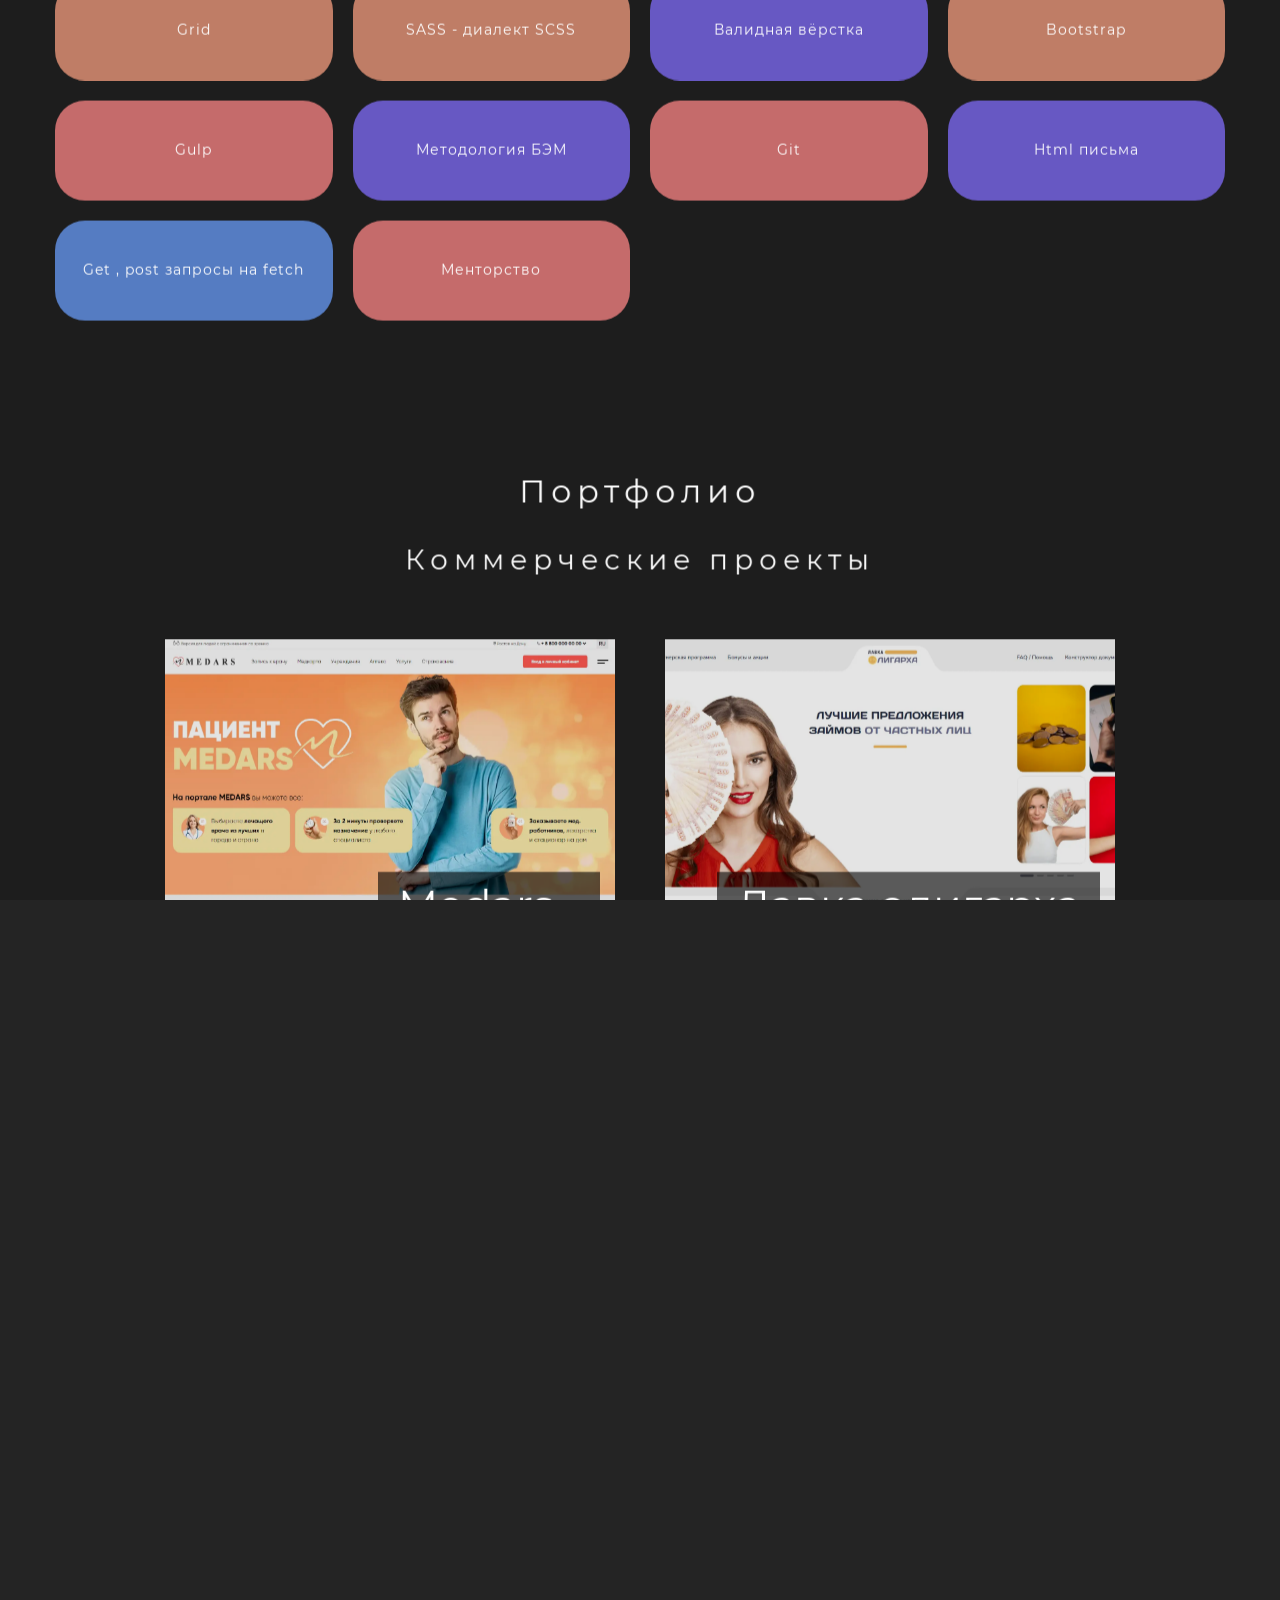
<file: index.html>
<!DOCTYPE html>
<html lang="ru">

<head>
  <meta charset="UTF-8">
  <meta http-equiv="X-UA-Compatible" content="IE=edge">
  <meta name="viewport" content="width=device-width, initial-scale=1.0">
  <meta name="description" content="Роман Доденко. Frontend-разработчик. Личный сайт разработчика">
  <meta name="keywords"
    content="Frontend-разработчик, frontend-developer, frontend разработчик, frontend developer, html-верстальщик, html верстальщик, разработка сайта, вёрстка сайта, специалист по созданию сайтов, специалист по вёрстке, senior frontend-разработчик, senior frontend разработчик, senior frontend developer, senior frontend-developer, middle frontend-разработчик, middle frontend разработчик, middle frontend developer, middle frontend-developer">
  <meta name="author" content="Роман Доденко">
  <link rel="shortcut icon" href="./img/favicon.png">
  <link rel="preload" href="./fonts/Montserrat-Bold.woff2" as="font" type="font/woff2" crossorigin>
  <link rel="preload" href="./fonts/Montserrat-Regular.woff2" as="font" type="font/woff2" crossorigin>
  <link rel="preload" href="./fonts/Montserrat-Light.woff2" as="font" type="font/woff2" crossorigin>
  <link rel="stylesheet" href="./resources/swiper/swiper.css">
  <link rel="stylesheet" href="./css/main-min.css">
  <script defer src="./resources/swiper/swiper.js"></script>
  <script defer src="./resources/gsap/gsap.min.js"></script>
  <script defer src="./resources/gsap/ScrollTrigger.min.js"></script>
  <script defer src="./resources/gsap/ScrollSmoother.min.js"></script>
  <script defer src="./js/main.js"></script>
  <title>Роман Доденко. Frontend-разработчик</title>
</head>

<body>
  <div class="page">
    <div class="scroll">
      <header class="header header_display">
      </header>
      <main>
        <section class="hello">
          <div class="hello__container container">
            <div class="hello__content">
              <div class="hello__body" data-speed=".75">
                <h1 class="hello__title title-v1">
                  Привет! Меня зовут Роман Доденко
                  <span>И я Frontend-разработчик</span>
                </h1>
                <p class="hello__text text">Разработкой сайтов занимаюсь 1.8 лет. Умею верстать html
                  письма, а так же создавать анимацию на css и js. Мой стэк: HTML5, CSS3, для работы с css использую
                  препроцессор SASS - диалект SCSS,
                  JavaScript. Использую методологию БЭМ, а так же сборщик Gulp.</p>
                <ul class="hello__list" aria-label="Список социальных сетей">
                  <li class="hello__item hello__item_1">
                    <a class="hello__link" target="_blank" href="https://vk.com/doden4ik"
                      aria-label="Ссылка на вконтакте">
                      <svg width="24" height="24">
                        <use xlink:href="./img/svg/sprites.svg#vk"></use>
                      </svg>
                    </a>
                  </li>
                  <li class="hello__item hello__item_2">
                    <a class="hello__link" target="_blank" href="https://t.me/rmnddnk" aria-label="Ссылка на телеграм">
                      <svg width="24" height="24">
                        <use xlink:href="./img/svg/sprites.svg#telegram"></use>
                      </svg>
                    </a>
                  </li>
                  <li class="hello__item hello__item_3">
                    <a class="hello__link" target="_blank" href="https://github.com/romandodenko/"
                      aria-label="Ссылка на гитхаб">
                      <svg width="16" height="16">
                        <use xlink:href="./img/svg/sprites.svg#github"></use>
                      </svg>
                    </a>
                  </li>
                </ul>
              </div>
              <div class="hello__image" data-speed=".6">
                <picture>
                  <source srcset="./img/hello.webp" type="image/webp"><img src="./img/hello.png" loading="lazy"
                    width="500" height="500" alt="Картинка"></picture>
              </div>
            </div>
          </div>
        </section>
        <section class="about">
          <div class="about__container container">
            <h2 class="about__title title-v1">
              Мои навыки и умения
            </h2>
            <ul class="about__list" aria-label="Список моих навыков и умений">
              <li class="about__item about__item_1">
                <p class="about__text text-v2">
                  HTML5
                </p>
              </li>
              <li class="about__item about__item_2">
                <p class="about__text text-v2">
                  CSS3
                </p>
              </li>
              <li class="about__item about__item_3">
                <p class="about__text text-v2">
                  JavaScript
                </p>
              </li>
              <li class="about__item about__item_1">
                <p class="about__text text-v2">
                  Семантическая вёрстка
                </p>
              </li>
              <li class="about__item about__item_1">
                <p class="about__text text-v2">
                  Адаптивная вёрстка
                </p>
              </li>
              <li class="about__item about__item_5">
                <p class="about__text text-v2">
                  Анимации на CSS и JavaScript
                </p>
              </li>
              <li class="about__item about__item_1">
                <p class="about__text text-v2">
                  Кроссбраузерная вёрстка
                </p>
              </li>
              <li class="about__item about__item_2">
                <p class="about__text text-v2">
                  Flexbox
                </p>
              </li>
              <li class="about__item about__item_2">
                <p class="about__text text-v2">
                  Grid
                </p>
              </li>
              <li class="about__item about__item_2">
                <p class="about__text text-v2">
                  SASS - диалект SCSS
                </p>
              </li>
              <li class="about__item about__item_1">
                <p class="about__text text-v2">
                  Валидная вёрстка
                </p>
              </li>

              <li class="about__item about__item_2">
                <p class="about__text text-v2">
                  Bootstrap
                </p>
              </li>
              <li class="about__item about__item_4">
                <p class="about__text text-v2">
                  Gulp
                </p>
              </li>
              <li class="about__item about__item_1">
                <p class="about__text text-v2">
                  Методология БЭМ
                </p>
              </li>
              <li class="about__item about__item_4">
                <p class="about__text text-v2">
                  Git
                </p>
              </li>
              <li class="about__item about__item_1">
                <p class="about__text text-v2">
                  Html письма
                </p>
              </li>

              <li class="about__item about__item_3">
                <p class="about__text text-v2">
                  Get , post запросы на fetch
                </p>
              </li>
              <li class="about__item about__item_4">
                <p class="about__text text-v2">
                  Менторство
                </p>
              </li>
            </ul>
          </div>
        </section>
        <section class="block-zerg">
          <ul class="zerg-list">
            <li class="zerg-list__item">
              <div class="zerg-list__titles">
                <h2 class="zerg-list__title title-v1">Портфолио</h2>
                <h3 class="zerg-list__subtitle title-v2">Коммерческие проекты</h3>
              </div>
              <div class="zerg-list__items">
                <div class="zerg-item">
                  <div class="zerg-item__image">
                    <picture>
                      <source media="(min-width: 320px)" srcset="./img/medars.webp" type="image/webp"><img
                        src="./img/medars.png" loading="lazy" width="300" height="300" alt="Картинка"></picture>
                  </div>
                  <p class="zerg-item__text">Лендинг сайта медицинского портала Medars. Сайт был разработан с нуля. Был
                    реализован слайдер, выпадающее меню, анимация, аккордеон, сложная вёрстка и адаптив.</p><a
                    class="zerg-item__link" href="./sites/commerce/medars/index.html"></a>
                  <div class="zerg-item__descr"><button class="zerg-item__button" type="button"
                      aria-label="Смотреть проект">Medars <span>Медицинский портал</span></button></div>
                </div>
                <div class="zerg-item">
                  <div class="zerg-item__image">
                    <picture>
                      <source media="(min-width: 320px)" srcset="./img/lavka-oligarha.webp" type="image/webp"><img
                        src="./img/lavka-oligarha.png" loading="lazy" width="300" height="300" alt="Картинка"></picture>
                  </div>
                  <p class="zerg-item__text">Сайт состоит из 74 страниц. Сайт был разработан с нуля. На данном сайте
                    сделал множество слайдеров, кастомные селекты, кастомные инпуты, кастомные радио кнопки. Аккордеон,
                    табы. Подгрузку элементов при нажатии на кнопку. Была проделана большая работа с DOM деревом. При
                    наведении на пользователя на главной странице появляется статистика пользователя. Добавление полей в
                    конструкторе документов, появление элемента при заполнение инпута. Сложный адаптив.</p><a
                    class="zerg-item__link" href="./sites/commerce/lavka-oligarha/index.html"></a>
                  <div class="zerg-item__descr"><button class="zerg-item__button" type="button"
                      aria-label="Смотреть проект">Лавка олигарха <span>Сервис кредитования</span></button></div>
                </div>
                <div class="zerg-item">
                  <div class="zerg-item__image">
                    <picture>
                      <source media="(min-width: 320px)" srcset="./img/iskywenie.webp" type="image/webp"><img
                        src="./img/iskywenie.png" loading="lazy" width="300" height="300" alt="Картинка"></picture>
                  </div>
                  <p class="zerg-item__text">Лендинг сайта шоу Искушение. Сайт был разработан с нуля. На данном сайте
                    реализовал дождь, через canvas. При наведение на главный блок, появляются фотографии. Классный ховер
                    эффект капель при наведение на кнопку билеты.</p><a class="zerg-item__link"
                    href="./sites/commerce/iskywenie/index.html"></a>
                  <div class="zerg-item__descr"><button class="zerg-item__button" type="button"
                      aria-label="Смотреть проект">Искушение <span>Шоу Искушение</span></button></div>
                </div>
                <div class="zerg-item">
                  <div class="zerg-item__image">
                    <picture>
                      <source media="(min-width: 320px)" srcset="./img/akb.webp" type="image/webp"><img
                        src="./img/akb.png" loading="lazy" width="300" height="300" alt="Картинка"></picture>
                  </div>
                  <p class="zerg-item__text">Сайт состоит из 6 страниц. Сайт был разработан с нуля. На данном сайте
                    сделал множество кастомных инпутов, селектов. Кастомный скролл. Фильтр в каталоге. Попапы. Grid
                    сетку. Вставил яндекс карту, с ленивой загрузкой( условно если пользователь приближается к карте, до
                    неё остается 500 пикселей, она загружается ), такой метод улучшает загрузка сайта. Сложный адаптив.
                  </p><a class="zerg-item__link" href="./sites/commerce/akb/index.html"></a>
                  <div class="zerg-item__descr"><button class="zerg-item__button" type="button"
                      aria-label="Смотреть проект">Zamena-AKB <span>Продажа аккумуляторов</span></button></div>
                </div>
                <div class="zerg-item">
                  <div class="zerg-item__image">
                    <picture>
                      <source media="(min-width: 320px)" srcset="./img/septik-stroy.webp" type="image/webp"><img
                        src="./img/septik-stroy.png" loading="lazy" width="300" height="300" alt="Картинка"></picture>
                  </div>
                  <p class="zerg-item__text">Сайт состоит из 10 страниц. Сайт был разработан с нуля. На данном сайте
                    сделал выпадающий список в меню. Множество слайдеров. Двойной слайдер. Яндекс карты. Грид сетки.
                    Сделал отправку форм на сервер, через метод fetch.</p><a class="zerg-item__link"
                    href="./sites/commerce/septik-stroy/index.html"></a>
                  <div class="zerg-item__descr"><button class="zerg-item__button" type="button"
                      aria-label="Смотреть проект">Septik stroy <span>Установка септиков</span></button></div>
                </div>
                <div class="zerg-item">
                  <div class="zerg-item__image">
                    <picture>
                      <source media="(min-width: 320px)" srcset="./img/grevs.webp" type="image/webp"><img
                        src="./img/grevs.png" loading="lazy" width="300" height="300" alt="Картинка"></picture>
                  </div>
                  <p class="zerg-item__text">Лендинг интернет магазина по продаже спортивной экипировки и снаряжения
                    Grevs. Сайт был разработан с нуля. На данном сайте сделал кастомные инпуты, кастомный селект.
                    Анимация.</p><a class="zerg-item__link" href="./sites/commerce/grevs/index.html"></a>
                  <div class="zerg-item__descr"><button class="zerg-item__button" type="button"
                      aria-label="Смотреть проект">Grevs <span>Спортивные товары</span></button></div>
                </div>
                <div class="zerg-item">
                  <div class="zerg-item__image">
                    <picture>
                      <source media="(min-width: 320px)" srcset="./img/ohta.webp" type="image/webp"><img
                        src="./img/ohta.png" loading="lazy" width="300" height="300" alt="Картинка"></picture>
                  </div>
                  <p class="zerg-item__text">Сайт состоит из 9 страниц. Сайт был разработан с нуля. На данном сайте
                    сделал множество слайдеров. Галерею. Кастомные инпуты. Табы. Попапы. Grid сетку Вставил яндекс
                    карту, с ленивой загрузкой( условно если пользователь приближается к карте, до неё остается 500
                    пикселей, она загружается ), такой метод улучшает загрузка сайта.</p><a class="zerg-item__link"
                    href="./sites/commerce/ohta/index.html"></a>
                  <div class="zerg-item__descr"><button class="zerg-item__button" type="button"
                      aria-label="Смотреть проект">Ohta SKI Resort <span>Апарт отель</span></button></div>
                </div>
                <div class="zerg-item">
                  <div class="zerg-item__image">
                    <picture>
                      <source media="(min-width: 320px)" srcset="./img/quality.webp" type="image/webp"><img
                        src="./img/quality.png" loading="lazy" width="300" height="300" alt="Картинка"></picture>
                  </div>
                  <p class="zerg-item__text">Лендинг сервиса по ремонту техники Quality. Сайт был разработан с нуля. На
                    данном сайте сделал параллакс эффект. Grid сетку. Табы. Попапы. Анимацию при скролле сайта. Вставил
                    яндекс карту, с ленивой загрузкой( условно если пользователь приближается к карте, до неё остается
                    500 пикселей, она загружается ), такой метод улучшает загрузка сайта. Подключил и настроил форму для
                    отправки письма на почту.</p><a class="zerg-item__link"
                    href="./sites/commerce/quality/index.html"></a>
                  <div class="zerg-item__descr"><button class="zerg-item__button" type="button"
                      aria-label="Смотреть проект">Quality <span>Ремонт техники</span></button></div>
                </div>
                <div class="zerg-item">
                  <div class="zerg-item__image">
                    <picture>
                      <source media="(min-width: 320px)" srcset="./img/lyasya.webp" type="image/webp"><img
                        src="./img/lyasya.png" loading="lazy" width="300" height="300" alt="Картинка"></picture>
                  </div>
                  <p class="zerg-item__text">Лендинг интернет магазина Ляся. Сайт был разработан с нуля. На данном сайте
                    сделал слайдер в главном блоке, слайдер в карточке товара, многорядный слайдер в каталоге. Табы.</p>
                  <a class="zerg-item__link" href="./sites/commerce/lyasya/index.html"></a>
                  <div class="zerg-item__descr"><button class="zerg-item__button" type="button"
                      aria-label="Смотреть проект">Ляся <span>Продажа товаров</span></button></div>
                </div>
                <div class="zerg-item">
                  <div class="zerg-item__image">
                    <picture>
                      <source media="(min-width: 320px)" srcset="./img/umi-card-page.webp" type="image/webp"><img
                        src="./img/umi-card-page.png" loading="lazy" width="300" height="300" alt="Картинка"></picture>
                  </div>
                  <p class="zerg-item__text">Страница Nfc Umicard для сайта веб студии ABI business. Страница была
                    разработана с нуля. На данном сайте сделал интересный аккордеон. Сложный адаптив.</p><a
                    class="zerg-item__link" href="./sites/commerce/nfc-umicard/index.html"></a>
                  <div class="zerg-item__descr"><button class="zerg-item__button" type="button"
                      aria-label="Смотреть проект">Nfc Umicard <span>NFC карты</span></button></div>
                </div>
              </div>
            </li>
            <li class="zerg-list__item">
              <div class="zerg-list__titles">
                <h3 class="zerg-list__subtitle title-v2">Pet проекты</h3>
              </div>
              <div class="zerg-list__items">
                <div class="zerg-item">
                  <div class="zerg-item__image">
                    <picture>
                      <source media="(min-width: 320px)" srcset="./img/blanchard.webp" type="image/webp"><img
                        src="./img/blanchard.png" loading="lazy" width="300" height="300" alt="Картинка"></picture>
                  </div>
                  <p class="zerg-item__text">Лендинг художественной галереи Blanchard. Сайт был разработан с нуля. На
                    данном сайте сделал красивый слайдер на заднем фоне, с анимацией увеличения и уменьшения. Аккордеон,
                    табы. Тултип. Кастомный селект, слайдер с попапами. Кастомные инпуты. Кастомный скролл. Вставил
                    яндекс карту, с ленивой загрузкой( условно если пользователь приближается к карте, до неё остается
                    500 пикселей, она загружается ), такой метод улучшает загрузка сайта. Подключил и настроил форму для
                    отправки письма на почту.</p><a class="zerg-item__link" href="./sites/pet/blanchard/index.html"></a>
                  <div class="zerg-item__descr"><button class="zerg-item__button" type="button"
                      aria-label="Смотреть проект">Blanchard <span>Художественная галерея</span></button></div>
                </div>
                <div class="zerg-item">
                  <div class="zerg-item__image">
                    <picture>
                      <source media="(min-width: 320px)" srcset="./img/funiro.webp" type="image/webp"><img
                        src="./img/funiro.png" loading="lazy" width="300" height="300" alt="Картинка"></picture>
                  </div>
                  <p class="zerg-item__text">Лендинг интернет магазина Funiro. Сайт был разработан с нуля. На данном
                    сайте сделал множество необычных и красивых слайдеров. Красивый ховер эффект на карточки. Красивую
                    галерею.</p><a class="zerg-item__link" href="./sites/pet/funiro/index.html"></a>
                  <div class="zerg-item__descr"><button class="zerg-item__button" type="button"
                      aria-label="Смотреть проект">Funiro <span>Товары для дома</span></button></div>
                </div>
                <div class="zerg-item">
                  <div class="zerg-item__image">
                    <picture>
                      <source media="(min-width: 320px)" srcset="./img/venarus.webp" type="image/webp"><img
                        src="./img/venarus.png" loading="lazy" width="300" height="300" alt="Картинка"></picture>
                  </div>
                  <p class="zerg-item__text">Лендинг препарата Venarus. Сайт был разработан с нуля. На данном сайте
                    сделал слайдеры, бесконечную анимацию прокрутки блока, много анимаций.</p><a class="zerg-item__link"
                    href="./sites/pet/venarus/index.html"></a>
                  <div class="zerg-item__descr"><button class="zerg-item__button" type="button"
                      aria-label="Смотреть проект">Venarus <span>Препарат</span></button></div>
                </div>
                <div class="zerg-item">
                  <div class="zerg-item__image">
                    <picture>
                      <source media="(min-width: 320px)" srcset="./img/interactive.webp" type="image/webp"><img
                        src="./img/interactive.png" loading="lazy" width="300" height="300" alt="Картинка"></picture>
                  </div>
                  <p class="zerg-item__text">Сделан выпадающий список, таймер в слайдере, переключение слайдов -
                    анимация fade, калькулятор, валидация формы, отправка данных на сервер с калькулятора(чтобы её
                    посмотреть, нужно нажать на кнопку оставить заявку, открыть девтулс и в объекте будут данные).</p><a
                    class="zerg-item__link" href="./sites/pet/interactive/index.html"></a>
                  <div class="zerg-item__descr"><button class="zerg-item__button" type="button"
                      aria-label="Смотреть проект">Interactive <span>Интерактивные элементы</span></button></div>
                </div>
                <div class="zerg-item">
                  <div class="zerg-item__image">
                    <picture>
                      <source media="(min-width: 320px)" srcset="./img/sitdownpls.webp" type="image/webp"><img
                        src="./img/sitdownpls.png" loading="lazy" width="300" height="300" alt="Картинка"></picture>
                  </div>
                  <p class="zerg-item__text">Сайт состоит из 4 страниц. Сайт был разработан с нуля. На данном сайте
                    сделал множество слайдеров. Подключил и настроил форму для отправки письма на почту. Кастомные
                    селекты. Кастомные инпуты. Кастомный range цены. Фильтр в каталоге. Grid сетку. Тултип.</p><a
                    class="zerg-item__link" href="./sites/pet/sitdownpls/index.html"></a>
                  <div class="zerg-item__descr"><button class="zerg-item__button" type="button"
                      aria-label="Смотреть проект">Sitdownpls <span>Интернет магазин</span></button></div>
                </div>
                <div class="zerg-item">
                  <div class="zerg-item__image">
                    <picture>
                      <source media="(min-width: 320px)" srcset="./img/high-pass.webp" type="image/webp"><img
                        src="./img/high-pass.png" loading="lazy" width="300" height="300" alt="Картинка"></picture>
                  </div>
                  <p class="zerg-item__text">Лендинг фотостудии High-pass. Сайт был разработан с нуля. Данный сайт
                    сделан с помощью grid, добавил анимацию.</p><a class="zerg-item__link"
                    href="./sites/pet/high-pass/index.html"></a>
                  <div class="zerg-item__descr"><button class="zerg-item__button" type="button"
                      aria-label="Смотреть проект">High-pass <span>Фотостудия</span></button></div>
                </div>
                <div class="zerg-item">
                  <div class="zerg-item__image">
                    <picture>
                      <source media="(min-width: 320px)" srcset="./img/evklid.webp" type="image/webp"><img
                        src="./img/evklid.png" loading="lazy" width="300" height="300" alt="Картинка"></picture>
                  </div>
                  <p class="zerg-item__text">Лендинг строительной компании Evklid. Сайт был разработан с нуля. На данном
                    сайте сделал слайдер, аккордеон, табы, валидацию формы.</p><a class="zerg-item__link"
                    href="./sites/pet/evklid/index.html"></a>
                  <div class="zerg-item__descr"><button class="zerg-item__button" type="button"
                      aria-label="Смотреть проект">Evklid <span>Строительная компания</span></button></div>
                </div>
              </div>
            </li>
          </ul>
        </section>
        <section class="portfolio">
          <div class="container">
            <h2 class="portfolio__title title-v1">
              Портфолио
            </h2>
            <ul class="portfolio__list portfolio-list" aria-label="Список портфолио">
              <li class="portfolio-list__item">
                <h3 class="portfolio-list__title title-v2">
                  Коммерческие проекты
                </h3>
                <div class="portfolio-list__wrapper-slider">
                  <div class="portfolio-list__swiper portfolio-swiper portfolio-swiper-1 swiper">
                    <ul class="portfolio-swiper__wrapper swiper-wrapper" aria-label="Список сайтов в портфолио">
                      <li class="portfolio-swiper__slide swiper-slide">
                        <div class="portfolio-swiper__image">
                          <a target="_blank" href="./sites/commerce/medars/index.html" aria-label="Ссылка на проект">
                            <picture>
                              <source srcset="./img/medars.webp" type="image/webp"><img src="./img/medars.png"
                                loading="lazy" width="460" height="301" alt="Картинка проекта"></picture>
                          </a>
                        </div>
                        <div class="portfolio-swiper__descr">
                          <a class="portfolio-swiper__see" target="_blank" href="./sites/commerce/medars/index.html"
                            aria-label="Ссылка на проект">
                            Медицинский портал Medars
                          </a>
                          <p class="portfolio-swiper__text">
                            Лендинг сайта медицинского портала Medars. Сайт был разработан с нуля. Был реализован
                            слайдер, выпадающее меню, анимация,
                            аккордеон, сложная вёрстка и адаптив.
                          </p>
                          <a class="portfolio-swiper__link" target="_blank" href="./sites/commerce/medars/index.html"
                            aria-label="Ссылка на проект">
                            Смотреть
                          </a>
                        </div>
                      </li>
                      <li class="portfolio-swiper__slide swiper-slide">
                        <div class="portfolio-swiper__image">
                          <a target="_blank" href="./sites/commerce/lavka-oligarha/index.html"
                            aria-label="Ссылка на проект">
                            <picture>
                              <source srcset="./img/lavka-oligarha.webp" type="image/webp"><img
                                src="./img/lavka-oligarha.png" loading="lazy" width="460" height="301"
                                alt="Картинка проекта"></picture>
                          </a>
                        </div>
                        <div class="portfolio-swiper__descr">
                          <a class="portfolio-swiper__see" target="_blank"
                            href="./sites/commerce/lavka-oligarha/index.html" aria-label="Ссылка на проект">
                            Сервис кредитования Лавка олигарха
                          </a>
                          <p class="portfolio-swiper__text">
                            Сайт состоит из 74 страниц. Сайт был разработан с нуля. На данном сайте сделал множество
                            слайдеров, кастомные селекты, кастомные инпуты, кастомные радио кнопки. Аккордеон, табы.
                            Подгрузку элементов при нажатии на кнопку. Была проделана большая работа с DOM деревом.
                            При наведении на пользователя на главной странице появляется статистика пользователя.
                            Добавление полей в конструкторе документов, появление элемента при заполнение инпута.
                            Сложный адаптив.
                          </p>
                          <a class="portfolio-swiper__link" target="_blank"
                            href="./sites/commerce/lavka-oligarha/index.html" aria-label="Ссылка на проект">
                            Смотреть
                          </a>
                        </div>
                      </li>
                      <li class="portfolio-swiper__slide swiper-slide">
                        <div class="portfolio-swiper__image">
                          <a target="_blank" href="./sites/commerce/iskywenie/index.html" aria-label="Ссылка на проект">
                            <picture>
                              <source srcset="./img/iskywenie.webp" type="image/webp"><img src="./img/iskywenie.png"
                                loading="lazy" width="460" height="301" alt="Картинка проекта"></picture>
                          </a>
                        </div>
                        <div class="portfolio-swiper__descr">
                          <a class="portfolio-swiper__see" target="_blank" href="./sites/commerce/iskywenie/index.html"
                            aria-label="Ссылка на проект">
                            Шоу Искушение
                          </a>
                          <p class="portfolio-swiper__text">
                            Лендинг сайта шоу Искушение. Сайт был разработан с нуля. На данном сайте реализовал дождь,
                            через canvas. При наведение на главный блок, появляются фотографии. Классный ховер эффект
                            капель при наведение на кнопку билеты.
                          </p>
                          <a class="portfolio-swiper__link" target="_blank" href="./sites/commerce/iskywenie/index.html"
                            aria-label="Ссылка на проект">
                            Смотреть
                          </a>
                        </div>
                      </li>
                      <li class="portfolio-swiper__slide swiper-slide">
                        <div class="portfolio-swiper__image">
                          <a target="_blank" href="./sites/commerce/akb/index.html" aria-label="Ссылка на проект">
                            <picture>
                              <source srcset="./img/akb.webp" type="image/webp"><img src="./img/akb.png" loading="lazy"
                                width="460" height="301" alt="Картинка проекта"></picture>
                          </a>
                        </div>
                        <div class="portfolio-swiper__descr">
                          <a class="portfolio-swiper__see" target="_blank" href="./sites/commerce/akb/index.html"
                            aria-label="Ссылка на проект">
                            Интернет магазин Zamena-AKB
                          </a>
                          <p class="portfolio-swiper__text">
                            Сайт состоит из 6 страниц. Сайт был разработан с нуля. На данном сайте сделал множество
                            кастомных инпутов, селектов. Кастомный скролл. Фильтр в каталоге. Попапы. Grid сетку.
                            Вставил яндекс карту, с ленивой загрузкой( условно если пользователь приближается к карте,
                            до неё остается 500 пикселей, она загружается ), такой метод улучшает загрузка сайта.
                            Сложный адаптив.
                          </p>
                          <a class="portfolio-swiper__link" target="_blank" href="./sites/commerce/akb/index.html"
                            aria-label="Ссылка на проект">
                            Смотреть
                          </a>
                        </div>
                      </li>
                      <li class="portfolio-swiper__slide swiper-slide">
                        <div class="portfolio-swiper__image">
                          <a target="_blank" href="./sites/commerce/septik-stroy/index.html"
                            aria-label="Ссылка на проект">
                            <picture>
                              <source srcset="./img/septik-stroy.webp" type="image/webp"><img
                                src="./img/septik-stroy.png" loading="lazy" width="460" height="301"
                                alt="Картинка проекта"></picture>
                          </a>
                        </div>
                        <div class="portfolio-swiper__descr">
                          <a class="portfolio-swiper__see" target="_blank"
                            href="./sites/commerce/septik-stroy/index.html" aria-label="Ссылка на проект">
                            Продажа и установка септиков на вашем участке Septik stroy
                          </a>
                          <p class="portfolio-swiper__text">
                            Сайт состоит из 10 страниц. Сайт был разработан с нуля. На данном сайте сделал выпадающий
                            список в меню. Множество слайдеров. Двойной слайдер. Яндекс карты. Грид сетки. Сделал
                            отправку форм на сервер, через метод fetch.
                          </p>
                          <a class="portfolio-swiper__link" target="_blank"
                            href="./sites/commerce/septik-stroy/index.html" aria-label="Ссылка на проект">
                            Смотреть
                          </a>
                        </div>
                      </li>
                      <li class="portfolio-swiper__slide swiper-slide">
                        <div class="portfolio-swiper__image">
                          <a target="_blank" href="./sites/commerce/grevs/index.html" aria-label="Ссылка на проект">
                            <picture>
                              <source srcset="./img/grevs.webp" type="image/webp"><img src="./img/grevs.png"
                                loading="lazy" width="460" height="301" alt="Картинка проекта"></picture>
                          </a>
                        </div>
                        <div class="portfolio-swiper__descr">
                          <a class="portfolio-swiper__see" target="_blank" href="./sites/commerce/grevs/index.html"
                            aria-label="Ссылка на проект">
                            Интернет магазин Grevs
                          </a>
                          <p class="portfolio-swiper__text">
                            Лендинг интернет магазина по продаже спортивной экипировки и снаряжения Grevs. Сайт был
                            разработан с нуля. На данном сайте сделал кастомные инпуты, кастомный селект. Анимация.
                          </p>
                          <a class="portfolio-swiper__link" target="_blank" href="./sites/commerce/grevs/index.html"
                            aria-label="Ссылка на проект">
                            Смотреть
                          </a>
                        </div>
                      </li>
                      <li class="portfolio-swiper__slide swiper-slide">
                        <div class="portfolio-swiper__image">
                          <a target="_blank" href="./sites/commerce/ohta/index.html" aria-label="Ссылка на проект">
                            <picture>
                              <source srcset="./img/ohta.webp" type="image/webp"><img src="./img/ohta.png"
                                loading="lazy" width="460" height="301" alt="Картинка проекта"></picture>
                          </a>
                        </div>
                        <div class="portfolio-swiper__descr">
                          <a class="portfolio-swiper__see" target="_blank" href="./sites/commerce/ohta/index.html"
                            aria-label="Ссылка на проект">
                            Апарт отель Ohta SKI Resort
                          </a>
                          <p class="portfolio-swiper__text">
                            Сайт состоит из 9 страниц. Сайт был разработан с нуля. На данном сайте сделал множество
                            слайдеров. Галерею. Кастомные инпуты. Табы. Попапы. Grid сетку Вставил яндекс карту, с
                            ленивой загрузкой( условно если пользователь приближается к карте, до неё остается 500
                            пикселей, она загружается ), такой метод улучшает загрузка сайта.
                          </p>
                          <a class="portfolio-swiper__link" target="_blank" href="./sites/commerce/ohta/index.html"
                            aria-label="Ссылка на проект">
                            Смотреть
                          </a>
                        </div>
                      </li>
                      <li class="portfolio-swiper__slide swiper-slide">
                        <div class="portfolio-swiper__image">
                          <a target="_blank" href="./sites/commerce/quality/index.html" aria-label="Ссылка на проект">
                            <picture>
                              <source srcset="./img/quality.webp" type="image/webp"><img src="./img/quality.png"
                                loading="lazy" width="460" height="301" alt="Картинка проекта"></picture>
                          </a>
                        </div>
                        <div class="portfolio-swiper__descr">
                          <a class="portfolio-swiper__see" target="_blank" href="./sites/commerce/quality/index.html"
                            aria-label="Ссылка на проект">
                            Сервис по ремонту техники Quality
                          </a>
                          <p class="portfolio-swiper__text">
                            Лендинг сервиса по ремонту техники Quality. Сайт был разработан с нуля. На данном сайте
                            сделал параллакс эффект. Grid сетку. Табы. Попапы. Анимацию при скролле сайта. Вставил
                            яндекс карту, с ленивой загрузкой( условно если пользователь приближается к карте, до неё
                            остается 500 пикселей, она загружается ), такой метод улучшает загрузка сайта. Подключил и
                            настроил форму для отправки письма на почту.
                          </p>
                          <a class="portfolio-swiper__link" target="_blank" href="./sites/commerce/quality/index.html"
                            aria-label="Ссылка на проект">
                            Смотреть
                          </a>
                        </div>
                      </li>
                      <li class="portfolio-swiper__slide swiper-slide">
                        <div class="portfolio-swiper__image">
                          <a target="_blank" href="./sites/commerce/lyasya/index.html" aria-label="Ссылка на проект">
                            <picture>
                              <source srcset="./img/lyasya.webp" type="image/webp"><img src="./img/lyasya.png"
                                loading="lazy" width="460" height="301" alt="Картинка проекта"></picture>
                          </a>
                        </div>
                        <div class="portfolio-swiper__descr">
                          <a class="portfolio-swiper__see" target="_blank" href="./sites/commerce/lyasya/index.html"
                            aria-label="Ссылка на проект">
                            Интернет магазин Ляся
                          </a>
                          <p class="portfolio-swiper__text">
                            Лендинг интернет магазина Ляся. Сайт был разработан с нуля. На данном сайте сделал слайдер в
                            главном блоке, слайдер в карточке товара, многорядный слайдер в каталоге. Табы.
                          </p>
                          <a class="portfolio-swiper__link" target="_blank" href="./sites/commerce/lyasya/index.html"
                            aria-label="Ссылка на проект">
                            Смотреть
                          </a>
                        </div>
                      </li>
                      <li class="portfolio-swiper__slide swiper-slide">
                        <div class="portfolio-swiper__image">
                          <a target="_blank" href="./sites/commerce/nfc-umicard/index.html"
                            aria-label="Ссылка на проект">
                            <picture>
                              <source srcset="./img/umi-card-page.webp" type="image/webp"><img
                                src="./img/umi-card-page.png" loading="lazy" width="460" height="301"
                                alt="Картинка проекта"></picture>
                          </a>
                        </div>
                        <div class="portfolio-swiper__descr">
                          <a class="portfolio-swiper__see" target="_blank"
                            href="./sites/commerce/nfc-umicard/index.html" aria-label="Ссылка на проект">
                            Страница Nfc Umicard
                          </a>
                          <p class="portfolio-swiper__text">
                            Страница Nfc Umicard для сайта веб студии ABI business. Страница была разработана с нуля. На
                            данном сайте сделал интересный аккордеон. Сложный адаптив.
                          </p>
                          <a class="portfolio-swiper__link" target="_blank"
                            href="./sites/commerce/nfc-umicard/index.html" aria-label="Ссылка на проект">
                            Смотреть
                          </a>
                        </div>
                      </li>
                    </ul>
                  </div>
                  <div class="portfolio__controls">
                    <div class="portfolio-swiper-pagination portfolio-swiper-pagination-1 swiper-pagination"></div>
                  </div>
                </div>
              </li>
              <li class="portfolio-list__item">
                <h3 class="portfolio-list__title title-v2">
                  Pet проекты
                </h3>
                <div class="portfolio-list__wrapper-slider">
                  <div class="portfolio-list__swiper portfolio-swiper portfolio-swiper-2 swiper">
                    <ul class="portfolio-swiper__wrapper swiper-wrapper" aria-label="Список сайтов в портфолио">
                      <li class="portfolio-swiper__slide swiper-slide">
                        <div class="portfolio-swiper__image">
                          <a target="_blank" href="./sites/pet/blanchard/index.html" aria-label="Ссылка на проект">
                            <picture>
                              <source srcset="./img/blanchard.webp" type="image/webp"><img src="./img/blanchard.png"
                                loading="lazy" width="460" height="301" alt="Картинка проекта"></picture>
                          </a>
                        </div>
                        <div class="portfolio-swiper__descr">
                          <a class="portfolio-swiper__see" target="_blank" href="./sites/pet/blanchard/index.html"
                            aria-label="Ссылка на проект">
                            Художественная галерея Blanchard
                          </a>
                          <p class="portfolio-swiper__text">
                            Лендинг художественной галереи Blanchard. Сайт был разработан с нуля. На данном сайте сделал
                            красивый слайдер на заднем фоне, с анимацией увеличения и уменьшения. Аккордеон, табы.
                            Тултип. Кастомный селект, слайдер с попапами. Кастомные инпуты. Кастомный скролл. Вставил
                            яндекс карту, с ленивой загрузкой( условно если пользователь приближается к карте, до неё
                            остается 500 пикселей, она загружается ), такой метод улучшает загрузка сайта. Подключил и
                            настроил форму для отправки письма на почту.
                          </p>
                          <a class="portfolio-swiper__link" target="_blank" href="./sites/pet/blanchard/index.html"
                            aria-label="Ссылка на проект">
                            Смотреть
                          </a>
                        </div>
                      </li>
                      <li class="portfolio-swiper__slide swiper-slide">
                        <div class="portfolio-swiper__image">
                          <a target="_blank" href="./sites/pet/funiro/index.html" aria-label="Ссылка на проект">
                            <picture>
                              <source srcset="./img/funiro.webp" type="image/webp"><img src="./img/funiro.png"
                                loading="lazy" width="460" height="301" alt="Картинка проекта"></picture>
                          </a>
                        </div>
                        <div class="portfolio-swiper__descr">
                          <a class="portfolio-swiper__see" target="_blank" href="./sites/pet/funiro/index.html"
                            aria-label="Ссылка на проект">
                            Интернет магазин Funiro
                          </a>
                          <p class="portfolio-swiper__text">
                            Лендинг интернет магазина Funiro. Сайт был разработан с нуля. На данном сайте сделал
                            множество необычных и красивых слайдеров. Красивый ховер эффект на карточки. Красивую
                            галерею.
                          </p>
                          <a class="portfolio-swiper__link" target="_blank" href="./sites/pet/funiro/index.html"
                            aria-label="Ссылка на проект">
                            Смотреть
                          </a>
                        </div>
                      </li>
                      <li class="portfolio-swiper__slide swiper-slide">
                        <div class="portfolio-swiper__image">
                          <a target="_blank" href="./sites/pet/venarus/index.html" aria-label="Ссылка на проект">
                            <picture>
                              <source srcset="./img/venarus.webp" type="image/webp"><img src="./img/venarus.png"
                                loading="lazy" width="460" height="301" alt="Картинка проекта"></picture>
                          </a>
                        </div>
                        <div class="portfolio-swiper__descr">
                          <a class="portfolio-swiper__see" target="_blank" href="./sites/pet/venarus/index.html"
                            aria-label="Ссылка на проект">
                            Сайт препарата Venarus
                          </a>
                          <p class="portfolio-swiper__text">
                            Лендинг препарата Venarus. Сайт был разработан с нуля. На данном сайте сделал слайдеры,
                            бесконечную анимацию прокрутки блока, много анимаций.
                          </p>
                          <a class="portfolio-swiper__link" target="_blank" href="./sites/pet/venarus/index.html"
                            aria-label="Ссылка на проект">
                            Смотреть
                          </a>
                        </div>
                      </li>
                      <li class="portfolio-swiper__slide swiper-slide">
                        <div class="portfolio-swiper__image">
                          <a target="_blank" href="./sites/pet/interactive/index.html" aria-label="Ссылка на проект">
                            <picture>
                              <source srcset="./img/interactive.webp" type="image/webp"><img src="./img/interactive.png"
                                loading="lazy" width="460" height="301" alt="Картинка проекта"></picture>
                          </a>
                        </div>
                        <div class="portfolio-swiper__descr">
                          <a class="portfolio-swiper__see" target="_blank" href="./sites/pet/interactive/index.html"
                            aria-label="Ссылка на проект">
                            Интерактивные элементы
                          </a>
                          <p class="portfolio-swiper__text">
                            Сделан выпадающий список, таймер в слайдере, переключение слайдов - анимация fade,
                            калькулятор, валидация формы, отправка данных на сервер с калькулятора(чтобы её посмотреть,
                            нужно нажать на кнопку оставить заявку, открыть девтулс и в объекте будут данные).
                          </p>
                          <a class="portfolio-swiper__link" target="_blank" href="./sites/pet/interactive/index.html"
                            aria-label="Ссылка на проект">
                            Смотреть
                          </a>
                        </div>
                      </li>
                      <li class="portfolio-swiper__slide swiper-slide">
                        <div class="portfolio-swiper__image">
                          <a target="_blank" href="./sites/pet/sitdownpls/index.html" aria-label="Ссылка на проект">
                            <picture>
                              <source srcset="./img/sitdownpls.webp" type="image/webp"><img src="./img/sitdownpls.png"
                                loading="lazy" width="460" height="301" alt="Картинка проекта"></picture>
                          </a>
                        </div>
                        <div class="portfolio-swiper__descr">
                          <a class="portfolio-swiper__see" target="_blank" href="./sites/pet/sitdownpls/index.html"
                            aria-label="Ссылка на проект">
                            Интернет магазин Sitdownpls
                          </a>
                          <p class="portfolio-swiper__text">
                            Сайт состоит из 4 страниц. Сайт был разработан с нуля. На данном сайте сделал множество
                            слайдеров. Подключил и настроил форму для отправки письма на почту. Кастомные селекты.
                            Кастомные инпуты. Кастомный range цены. Фильтр в каталоге. Grid сетку. Тултип.
                          </p>
                          <a class="portfolio-swiper__link" target="_blank" href="./sites/pet/sitdownpls/index.html"
                            aria-label="Ссылка на проект">
                            Смотреть
                          </a>
                        </div>
                      </li>
                      <li class="portfolio-swiper__slide swiper-slide">
                        <div class="portfolio-swiper__image">
                          <a target="_blank" href="./sites/pet/high-pass/index.html" aria-label="Ссылка на проект">
                            <picture>
                              <source srcset="./img/high-pass.webp" type="image/webp"><img src="./img/high-pass.png"
                                loading="lazy" width="460" height="301" alt="Картинка проекта"></picture>
                          </a>
                        </div>
                        <div class="portfolio-swiper__descr">
                          <a class="portfolio-swiper__see" target="_blank" href="./sites/pet/high-pass/index.html"
                            aria-label="Ссылка на проект">
                            Фотостудия High-pass
                          </a>
                          <p class="portfolio-swiper__text">
                            Лендинг фотостудии High-pass. Сайт был разработан с нуля. Данный сайт сделан с помощью grid,
                            добавил анимацию.
                          </p>
                          <a class="portfolio-swiper__link" target="_blank" href="./sites/pet/high-pass/index.html"
                            aria-label="Ссылка на проект">
                            Смотреть
                          </a>
                        </div>
                      </li>
                      <li class="portfolio-swiper__slide swiper-slide">
                        <div class="portfolio-swiper__image">
                          <a target="_blank" href="./sites/pet/evklid/index.html" aria-label="Ссылка на проект">
                            <picture>
                              <source srcset="./img/evklid.webp" type="image/webp"><img src="./img/evklid.png"
                                loading="lazy" width="460" height="301" alt="Картинка проекта"></picture>
                          </a>
                        </div>
                        <div class="portfolio-swiper__descr">
                          <a class="portfolio-swiper__see" target="_blank" href="./sites/pet/evklid/index.html"
                            aria-label="Ссылка на проект">
                            Строительная компания Evklid
                          </a>
                          <p class="portfolio-swiper__text">
                            Лендинг строительной компании Evklid. Сайт был разработан с нуля. На данном сайте сделал
                            слайдер, аккордеон, табы, валидацию формы.
                          </p>
                          <a class="portfolio-swiper__link" target="_blank" href="./sites/pet/evklid/index.html"
                            aria-label="Ссылка на проект">
                            Смотреть
                          </a>
                        </div>
                      </li>
                    </ul>
                  </div>
                  <div class="portfolio__controls">
                    <div class="portfolio-swiper-pagination portfolio-swiper-pagination-2 swiper-pagination"></div>
                  </div>
                </div>
              </li>
            </ul>
          </div>
        </section>
        <section class="contacts">
          <div class="contacts__container container">
            <div class="contacts__left">
              <h2 class="contacts__title title-v1">
                Контакты
              </h2>
              <ul class="contacts__list contacts-list" aria-label="Список контактов">
                <li class="contacts-list__item">
                  <h3 class="contacts-list__subtitle title-v3">
                    Телефон
                  </h3>
                  <a class="contacts-list__link" href="tel:+79609179874" aria-label="Мой телефон">
                    +7 960 917 98 74
                  </a>
                </li>
                <li class="contacts-list__item">
                  <h3 class="contacts-list__subtitle title-v3">
                    Почта
                  </h3>
                  <a class="contacts-list__link" href="mailto:creed6695@mail.ru" aria-label="Моя почта">
                    creed6695@mail.ru
                  </a>
                </li>
                <li class="contacts-list__item">
                  <h3 class="contacts-list__subtitle title-v3">
                    Социальные сети
                  </h3>
                  <ul class="contacts-list__list contacts-sublist" aria-label="Список социальных сетей">
                    <li class="contacts-sublist__item contacts-sublist__item_1">
                      <a class="contacts-sublist__link" target="_blank" href="https://vk.com/doden4ik"
                        aria-label="Ссылка на вконтакте">
                        <svg width="24" height="24">
                          <use xlink:href="./img/svg/sprites.svg#vk"></use>
                        </svg>
                      </a>
                    </li>
                    <li class="contacts-sublist__item contacts-sublist__item_2">
                      <a class="contacts-sublist__link" target="_blank" href="https://t.me/rmnddnk"
                        aria-label="Ссылка на телеграм">
                        <svg width="24" height="24">
                          <use xlink:href="./img/svg/sprites.svg#telegram"></use>
                        </svg>
                      </a>
                    </li>
                    <li class="contacts-sublist__item contacts-sublist__item_3">
                      <a class="contacts-sublist__link" target="_blank" href="https://github.com/romandodenko/"
                        aria-label="Ссылка на гитхаб">
                        <svg width="16" height="16">
                          <use xlink:href="./img/svg/sprites.svg#github"></use>
                        </svg>
                      </a>
                    </li>
                  </ul>
                </li>
              </ul>
            </div>
            <div class="contacts__image">
              <img src="./img/contacts.svg" loading="lazy" width="826" height="826" alt="Картинка">
            </div>
          </div>
        </section>
      </main>
      <footer class="footer">
        <div class="container">
          <div class="footer__item">
            <p class="footer__text"> <q>Продакшен пал, милорд</q> (с)</p>
            <span class="footer__icon">
              <picture>
                <source srcset="./img/footer.webp" type="image/webp"><img src="./img/footer.png" loading="lazy"
                  width="100" height="100" alt="Картинка"></picture>
            </span>
          </div>
        </div>
      </footer>
    </div>
  </div>
  <div class="zerg">
    <div class="zerg__image zerg__image_1">
      <picture>
        <source media="(min-width: 320px)" srcset="./img/medars.webp" type="image/webp"><img src="./img/medars.png"
          width="300" height="300" alt="Image"></picture>
    </div>
    <div class="zerg__image zerg__image_2">
      <picture>
        <source media="(min-width: 320px)" srcset="./img/lavka-oligarha.webp" type="image/webp"><img
          src="./img/lavka-oligarha.png" width="300" height="300" alt="Image"></picture>
    </div>
    <div class="zerg__image zerg__image_3">
      <picture>
        <source media="(min-width: 320px)" srcset="./img/funiro.webp" type="image/webp"><img src="./img/funiro.png"
          width="300" height="300" alt="Image"></picture>
    </div>
    <div class="zerg__image zerg__image_4">
      <picture>
        <source media="(min-width: 320px)" srcset="./img/grevs.webp" type="image/webp"><img src="./img/grevs.png"
          width="300" height="300" alt="Image"></picture>
    </div>
    <div class="zerg__image zerg__image_main">
      <picture>
        <source media="(min-width: 320px)" srcset="./img/iskywenie.webp" type="image/webp"><img
          src="./img/iskywenie.png" width="300" height="300" alt="Image"></picture>
    </div>
    <div class="zerg__descr"><button class="zerg__close"><span></span></button>
      <p class="zerg__text text">Тут текст</p><a class="zerg__link" target="_blank" href="">Смотреть</a>
    </div>
  </div>
</body>

</html>
</file>
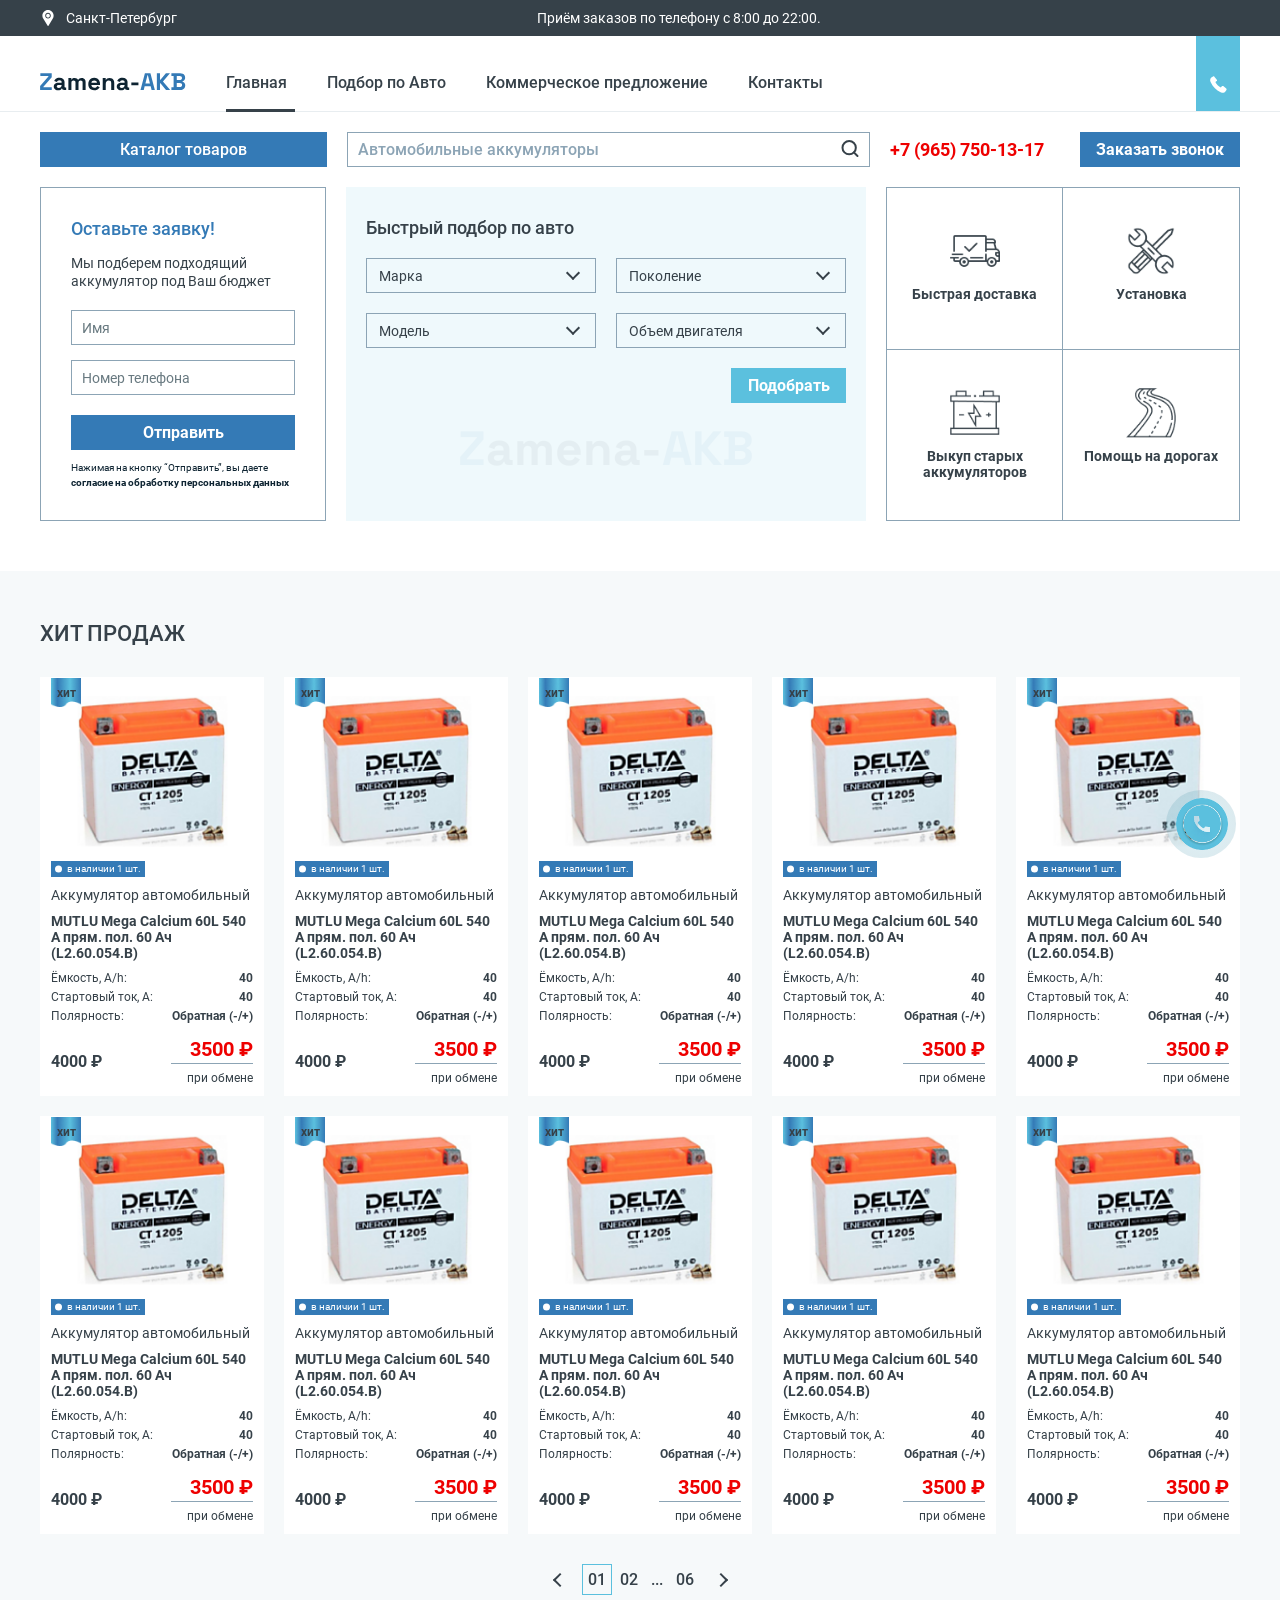
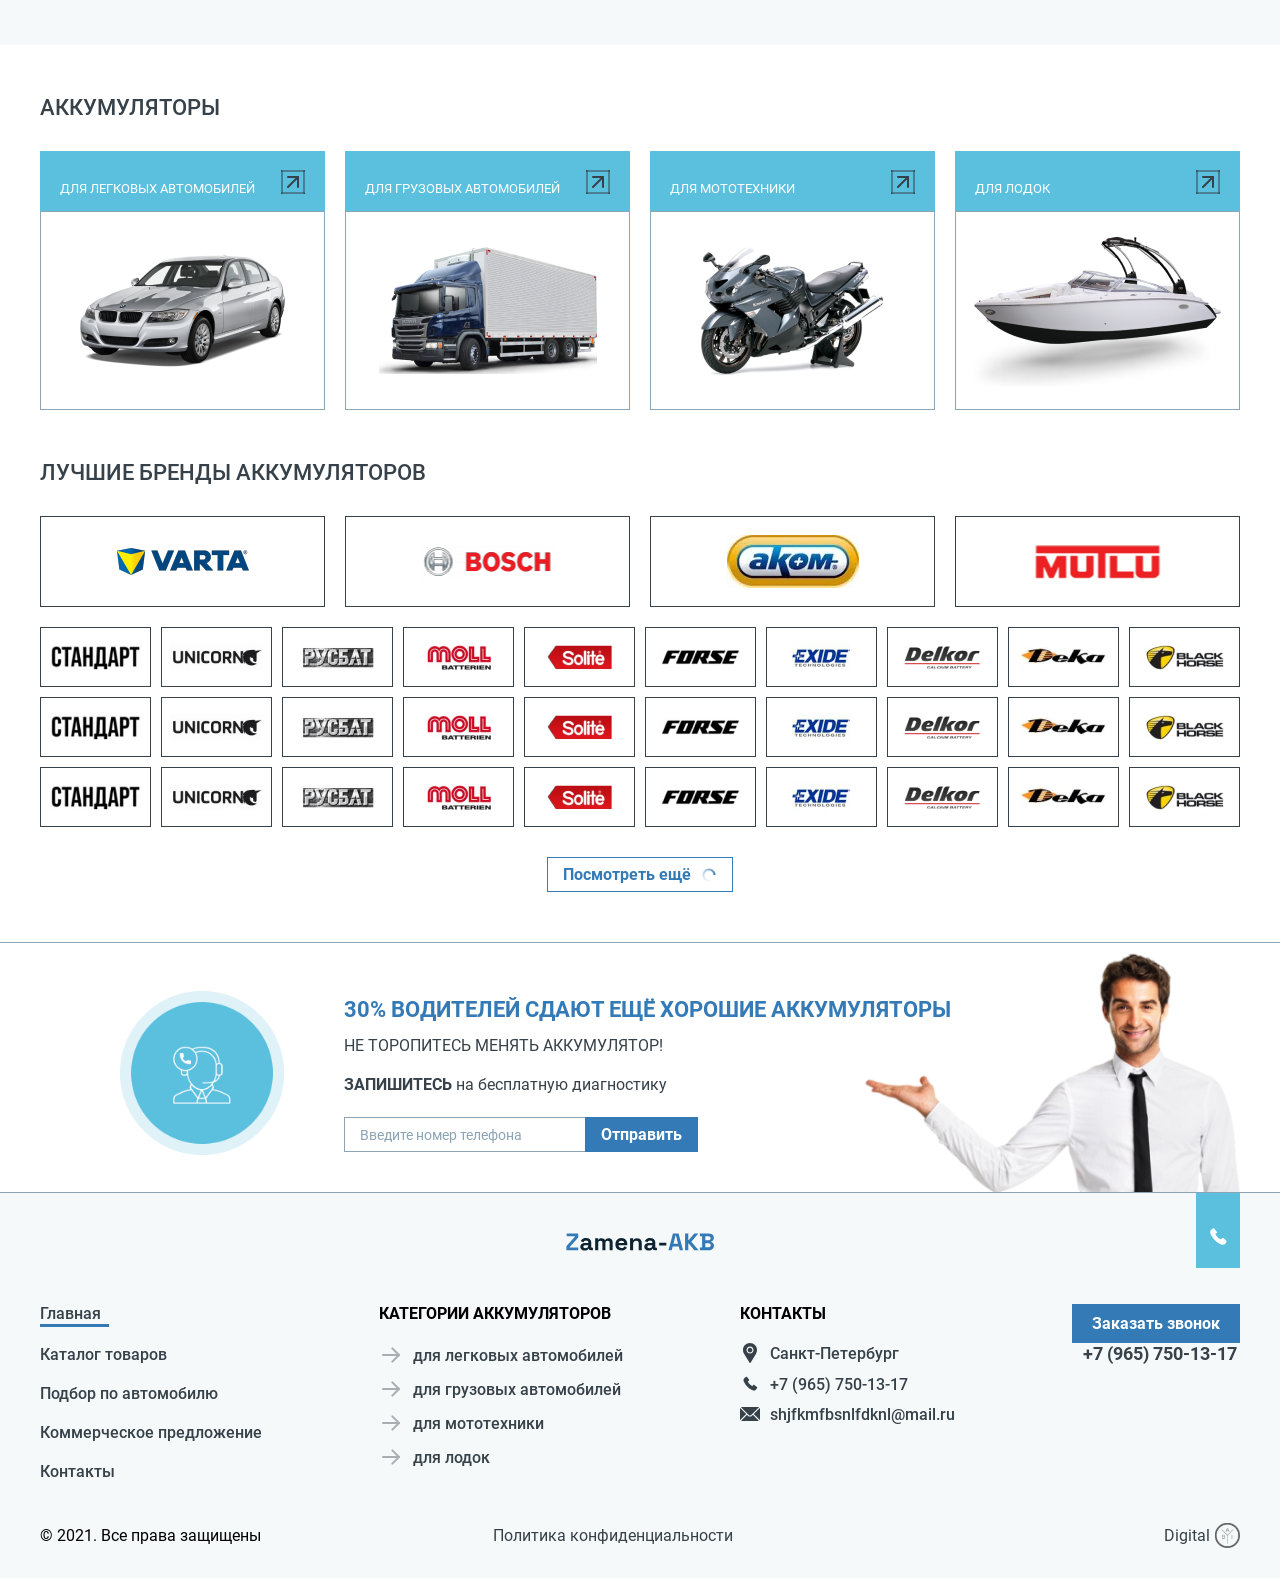
<file: sites/commerce/akb/index.html>
<!DOCTYPE html>
<html lang="ru">

<head>
  <meta charset="UTF-8">
  <meta http-equiv="X-UA-Compatible" content="IE=edge">
  <meta name="viewport" content="width=device-width, initial-scale=1.0">
  <link rel="shortcut icon" href="./img/favicon.png">
  <link rel="preload" href="./fonts/Roboto-Bold.woff" as="font">
  <link rel="preload" href="./fonts/Roboto-Bold.woff2" as="font">
  <link rel="preload" href="./fonts/Roboto-Medium.woff" as="font">
  <link rel="preload" href="./fonts/Roboto-Medium.woff2" as="font">
  <link rel="preload" href="./fonts/Roboto-Regular.woff" as="font">
  <link rel="preload" href="./fonts/Roboto-Regular.woff2" as="font">
  <link rel="preload" href="./fonts/SpaceGrotesk-Bold.woff" as="font">
  <link rel="preload" href="./fonts/SpaceGrotesk-Bold.woff2" as="font">
  <link rel="stylesheet" href="./resources/custom-scroll/simplebar.css">
  <link rel="stylesheet" href="./css/main-min.css">
  <title>AKB - интернет магазин</title>
</head>

<body>
  <header class="header header-main">
    <div class="header__top">
      <div class="header__container container header-top-container">
        <div class="header__geo-wrapper">
          <p class="header__geo-text">
            <svg width="16" height="16">
              <use xlink:href="./img/svg/sprites.svg#geo"></use>
            </svg>
            Санкт-Петербург
          </p>
        </div>
        <p class="header__orders">
          Приём заказов по телефону с 8:00 до 22:00.
        </p>
      </div>
    </div>
    <div class="header__middle">
      <div class="header__container container header-container-middle">
        <div class="header__middle-left">
          <div class="header__wrapper-logo">
            <a class="header__logo" href="index.html">
              <img src="./img/svg/logo.svg" alt="Логотип">
            </a>
          </div>
          <div class="header__wrapper-menu header-wrapper-menu">
            <div class="header-wrapper-menu__top-black"></div>
            <div class="header-wrapper-menu__top">
              <div class="header-wrapper-menu__wrapper-logo">
                <a class="header-wrapper-menu__logo" href="index.html">
                  <img src="./img/svg/logo.svg" alt="">
                </a>
              </div>
              <button class="header-wrapper-menu__exit"></button>
              <button class="header-wrapper-menu__call popup-init-call">
                <svg width="20" height="20">
                  <use xlink:href="./img/svg/sprites.svg#phone-header_2"></use>
                </svg>
              </button>
            </div>
            <nav class="header-wrapper-menu__nav nav">
              <ul class="nav__list">
                <li class="nav__item">
                  <a class="nav__link nav-link-active" href="index.html">
                    Главная
                  </a>
                </li>
                <li class="nav__item nav-hidden-item">
                  <a class="nav__link" href="catalog.html">
                    Каталог товаров
                  </a>
                </li>
                <li class="nav__item">
                  <a class="nav__link" href="assortment.html">
                    Подбор по Авто
                  </a>
                </li>
                <li class="nav__item">
                  <a class="nav__link" href="offer.html">
                    Коммерческое предложение
                  </a>
                </li>
                <li class="nav__item">
                  <a class="nav__link" href="contacts.html">
                    Контакты
                  </a>
                </li>
              </ul>
            </nav>
            <div class="header-wrapper-menu__links">
              <button class="header-wrapper-menu__order">
                Заказать звонок
              </button>
              <a class="header-wrapper-menu__whats-app" href="#">Whatsapp</a>
            </div>
            <div class="header-wrapper-menu__bottom">
              <div class="header-wrapper-menu__info">
                <p class="header-wrapper-menu__geo">
                  <svg width="16" height="16">
                    <use xlink:href="./img/svg/sprites.svg#geo"></use>
                  </svg>
                  Санкт-Петербург
                </p>
                <div class="header-wrapper-menu__wrapper-phone">
                  <a class="header-wrapper-menu__phone" href="tel:+79657501317">
                    <svg width="24" height="24">
                      <use xlink:href="./img/svg/sprites.svg#phone-header"></use>
                    </svg>
                    +7 (965) 750-13-17
                  </a>
                </div>
                <div class="header-wrapper-menu__wrapper-mail">
                  <a class="header-wrapper-menu__mail" href="mailto:shjfkmfbsnlfdknl@mail.ru">
                    <svg width="24" height="24">
                      <use xlink:href="./img/svg/sprites.svg#mail"></use>
                    </svg>
                    shjfkmfbsnlfdknl@mail.ru
                  </a>
                </div>
              </div>
            </div>
            <div class="header-wrapper-menu__footer">
              <p class="header-wrapper-menu__footer-text">
                <span>Z</span>amena-<span>Akb</span>
              </p>
            </div>
          </div>
        </div>
        <button class="header__search-init">
          <svg width="20" height="21">
            <use xlink:href="./img/svg/sprites.svg#loup"></use>
          </svg>
        </button>
        <button class="header__call popup-init-call" data-da=".header__bottom-right, 767, 1">
          <svg width="24" height="24">
            <use xlink:href="./img/svg/sprites.svg#phone-header"></use>
          </svg>
        </button>
      </div>
    </div>
    <div class="header__bottom">
      <div class="header__container container">
        <div class="header__catalog-wrapper">
          <a class="header__catalog-link" href="catalog.html">
            Каталог товаров
          </a>
        </div>
        <div class="header__bottom-middle">
          <button class="header__burger burger">
            <span class="burger__line"></span>
          </button>
          <div class="header__search search">
            <form class="search__form" action="#">
              <div class="search__label">
                <input class="search__input" type="text" placeholder="Автомобильные аккумуляторы">
                <button class="search__button">
                  <svg width="20" height="21">
                    <use xlink:href="./img/svg/sprites.svg#loup"></use>
                  </svg>
                </button>
              </div>
            </form>
          </div>
        </div>
        <div class="header__bottom-right">
          <div class="header__wrapper-tel" data-da=".header-top-container, 1110, 2">
            <a class="header__tel" href="tel:+79657501317">
              +7 (965) 750-13-17
            </a>
          </div>
          <button class="header__order popup-init-call">
            Заказать звонок
          </button>
        </div>
      </div>
    </div>
  </header>
  <main>
    <section class="selection">
      <div class="selection__container container">
        <div class="selection__left selection-left">
          <div class="selection-left__wrapper-form">
            <h3 class="selection-left__title">
              Оставьте заявку!
            </h3>
            <p class="selection-left__text">
              Мы подберем подходящий аккумулятор под Ваш бюджет
            </p>
            <form action="#" class="selection-left__form">
              <div class="selection-left__wrapper-input">
                <input class="selection-left__input" type="text" placeholder="Имя" required>
              </div>
              <div class="selection-left__wrapper-input">
                <input class="selection-left__input" type="tel" placeholder="Номер телефона" data-tel-input required>
              </div>
              <div class="selection-left__wrapper-button">
                <button class="selection-left__button">
                  Отправить
                </button>
              </div>
            </form>
            <p class="selection-left__warning">
              Нажимая на кнопку “Отправить”, вы даете <span>согласие на обработку персональных данных</span>
            </p>
          </div>
        </div>
      <div class="selection__filters">
        <h3 class="selection__title">
          Быстрый подбор по авто
        </h3>
       <form class="selection__form" action="#">
<div class="selection__form-body">
  <div class="selection__filter filter filter-brand">
    <div class="filter__dropdown">
      <button class="filter__current brand-current">Марка</button>
      <div class="filter__list list-brand">
        <div class="filter__simplebar" data-simplebar>
          <label class="filter__list-item brand-item">
            <input type="radio" name="brand-1">
            <span>Acura</span>
          </label>
          <label class="filter__list-item brand-item">
            <input type="radio" name="brand-2">
            <span>Alfa Romeo</span>
          </label>
          <label class="filter__list-item brand-item">
            <input type="radio" name="brand-3">
            <span>Aston Martin</span>
          </label>
          <label class="filter__list-item brand-item">
            <input type="radio" name="brand-4">
            <span>Audi</span>
          </label>
          <label class="filter__list-item brand-item">
            <input type="radio" name="brand-5">
            <span>Bentley</span>
          </label>
            <label class="filter__list-item brand-item">
            <input type="radio" name="brand-6">
            <span>BMW</span>
          </label>  
          <label class="filter__list-item brand-item">
            <input type="radio" name="brand-7">
            <span>Brilliance</span>
          </label>
          <label class="filter__list-item brand-item">
            <input type="radio" name="brand-8">
            <span>BYD</span>
          </label>
          <label class="filter__list-item brand-item">
            <input type="radio" name="brand-9">
            <span>Cadillac</span>
          </label>
          <label class="filter__list-item brand-item">
            <input type="radio" name="brand-10">
            <span>Changan</span>
          </label>
          <label class="filter__list-item brand-item">
            <input type="radio" name="brand-11">
            <span>Chery</span>
          </label>
          <label class="filter__list-item brand-item">
            <input type="radio" name="brand-12">
            <span>Chevrolet</span>
          </label>
          <label class="filter__list-item brand-item">
            <input type="radio" name="brand-13">
            <span>Chrysler</span>
          </label>
          <label class="filter__list-item brand-item">
            <input type="radio" name="brand-14">
            <span>Citroen</span>
          </label>
          <label class="filter__list-item brand-item">
            <input type="radio" name="brand-15">
            <span>Daewoo</span>
          </label>
          <label class="filter__list-item brand-item">
            <input type="radio" name="brand-16">
            <span>Daihatsu</span>
          </label>
          <label class="filter__list-item brand-item">
            <input type="radio" name="brand-17">
            <span>Datsun</span>
          </label>   
          <label class="filter__list-item brand-item">
            <input type="radio" name="brand-18">
            <span>Dodge</span>
          </label>
        <label class="filter__list-item brand-item">
          <input type="radio" name="brand-19">
          <span>Dongfeng</span>
        </label>
        <label class="filter__list-item brand-item">
          <input type="radio" name="brand-20">
          <span>FAW</span>
        </label>
        <label class="filter__list-item brand-item">
          <input type="radio" name="brand-21">
          <span>Zotye</span>
        </label>
        <label class="filter__list-item brand-item">
          <input type="radio" name="brand-22">
          <span>Fiat</span>
        </label>
        <label class="filter__list-item brand-item">
          <input type="radio" name="brand-23">
          <span>Ford</span>
        </label>
        <label class="filter__list-item brand-item">
          <input type="radio" name="brand-24">
          <span>Ford America</span>
        </label>
        <label class="filter__list-item brand-item">
          <input type="radio" name="brand-25">
          <span>Gaz</span>
        </label>
        <label class="filter__list-item brand-item">
          <input type="radio" name="brand-26">
          <span>Geely</span>
        </label>
        <label class="filter__list-item brand-item">
          <input type="radio" name="brand-27">
          <span>Genesis</span>
        </label>
        <label class="filter__list-item brand-item">
          <input type="radio" name="brand-28">
          <span>GM</span>
        </label>
        <label class="filter__list-item brand-item">
          <input type="radio" name="brand-29">
          <span> Great Wall</span>
        </label>
        <label class="filter__list-item brand-item">
          <input type="radio" name="brand-30">
          <span>Hafei</span>
        </label>
        <label class="filter__list-item brand-item">
          <input type="radio" name="brand-31">
          <span>Haval</span>
        </label>
        <label class="filter__list-item brand-item">
          <input type="radio" name="brand-32">
          <span>Hawtai</span>
        </label>
        <label class="filter__list-item brand-item">
          <input type="radio" name="brand-33">
          <span>Honda</span>
        </label>
        <label class="filter__list-item brand-item">
          <input type="radio" name="brand-34">
          <span>Hummer</span>
        </label>
        <label class="filter__list-item brand-item">
          <input type="radio" name="brand-35">
          <span>Hyundai</span>
        </label>
        <label class="filter__list-item brand-item">
          <input type="radio" name="brand-36">
          <span>Infiniti</span>
        </label>
        <label class="filter__list-item brand-item">
          <input type="radio" name="brand-37">
          <span>Iran Khodro</span>
        </label>
        <label class="filter__list-item brand-item">
          <input type="radio" name="brand-38">
          <span>Isuzu</span>
        </label>
        <label class="filter__list-item brand-item">
          <input type="radio" name="brand-39">
          <span>Iveco</span>
        </label>
        <label class="filter__list-item brand-item">
          <input type="radio" name="brand-41">
          <span>Jaguar</span>
        </label>
        <label class="filter__list-item brand-item">
          <input type="radio" name="brand-42">
          <span>Jeep</span>
        </label>
        <label class="filter__list-item brand-item">
          <input type="radio" name="brand-43">
          <span>Kia</span>
        </label>
        <label class="filter__list-item brand-item">
          <input type="radio" name="brand-44">
          <span>Lamborghini</span>
        </label>
        <label class="filter__list-item brand-item">
          <input type="radio" name="brand-45">
          <span>Lancia</span>
        </label>
        <label class="filter__list-item brand-item">
          <input type="radio" name="brand-46">
          <span>Land Rover</span>
        </label>  
        <label class="filter__list-item brand-item">
          <input type="radio" name="brand-47">
          <span>Landwind</span>
        </label>
        <label class="filter__list-item brand-item">
          <input type="radio" name="brand-48">
          <span>LDV</span>
        </label>
        <label class="filter__list-item brand-item">
          <input type="radio" name="brand-49">
          <span>Lexus</span>
        </label>
        <label class="filter__list-item brand-item">
          <input type="radio" name="brand-50">
          <span>Lifan</span>
        </label>
        <label class="filter__list-item brand-item">
          <input type="radio" name="brand-51">
          <span>LuxGen</span>
        </label>
        <label class="filter__list-item brand-item">
          <input type="radio" name="brand-52">
          <span>Maserati</span>
        </label>
        <label class="filter__list-item brand-item">
          <input type="radio" name="brand-53">
          <span>Maybach</span>
        </label>
        <label class="filter__list-item brand-item">
          <input type="radio" name="brand-54">
          <span>Mazda</span>
        </label>
        <label class="filter__list-item brand-item">
          <input type="radio" name="brand-55">
          <span>Mercedes Benz</span>
        </label>
        <label class="filter__list-item brand-item">
          <input type="radio" name="brand-56">
          <span>Mini</span>
        </label>
        <label class="filter__list-item brand-item">
          <input type="radio" name="brand-57">
          <span>Mitsubishi</span>
        </label>
        <label class="filter__list-item brand-item">
          <input type="radio" name="brand-58">
          <span>Nissan</span>
        </label>
        <label class="filter__list-item brand-item">
          <input type="radio" name="brand-59">
          <span>Opel</span>
        </label>
        <label class="filter__list-item brand-item">
          <input type="radio" name="brand-60">
          <span>Peugeot</span>
        </label> 
        <label class="filter__list-item brand-item">
          <input type="radio" name="brand-61">
          <span>Piaggio</span>
        </label>
         <label class="filter__list-item brand-item">
          <input type="radio" name="brand-62">
          <span>Porsche</span>
        </label>
        <label class="filter__list-item brand-item">
          <input type="radio" name="brand-63">
          <span>Ravon</span>
        </label>
        <label class="filter__list-item brand-item">
          <input type="radio" name="brand-64">
          <span>Renault</span>
        </label>
        <label class="filter__list-item brand-item">
          <input type="radio" name="brand-65">
          <span>Rolls-Royce</span>
        </label>
        <label class="filter__list-item brand-item">
          <input type="radio" name="brand-66">
          <span>Rover</span>
        </label>
        <label class="filter__list-item brand-item">
          <input type="radio" name="brand-66">
          <span>SAAB</span>
        </label>
        <label class="filter__list-item brand-item">
          <input type="radio" name="brand-67">
          <span>Scion</span>
        </label>
        <label class="filter__list-item brand-item">
          <input type="radio" name="brand-68">
          <span>Seat</span>
        </label>
        <label class="filter__list-item brand-item">
          <input type="radio" name="brand-69">
          <span>Smart</span>
        </label>
        <label class="filter__list-item brand-item">
          <input type="radio" name="brand-70">
          <span>Ssang Yong</span>
        </label>
        <label class="filter__list-item brand-item">
          <input type="radio" name="brand-71">
          <span>Subaru</span>
        </label>
        <label class="filter__list-item brand-item">
          <input type="radio" name="brand-72">
          <span>Suzuki</span>
        </label>
        <label class="filter__list-item brand-item">
          <input type="radio" name="brand-73">
          <span>Tagaz</span>
        </label>
        <label class="filter__list-item brand-item">
          <input type="radio" name="brand-74">
          <span>Tesla</span>
        </label>
        <label class="filter__list-item brand-item">
          <input type="radio" name="brand-75">
          <span>Toyota</span>
        </label>
        <label class="filter__list-item brand-item">
          <input type="radio" name="brand-76">
          <span>UAZ</span>
        </label>
        <label class="filter__list-item brand-item">
          <input type="radio" name="brand-77">
          <span>Vaz</span>
        </label>
        <label class="filter__list-item brand-item">
          <input type="radio" name="brand-78">
          <span>Volvo</span>
        </label>
        <label class="filter__list-item brand-item">
          <input type="radio" name="brand-79">
          <span>VW</span>
        </label>
        <label class="filter__list-item brand-item">
          <input type="radio" name="brand-80">
          <span>ZAZ</span>
        </label>
        </div>
      </div>
    </div>
  </div>
  <div class="selection__filter filter filter-model">
    <div class="filter__dropdown">
      <button class="filter__current model-current">Модель</button>
      <div class="filter__list">
        <div class="filter__simplebar" data-simplebar>
          <label class="filter__list-item model-item">
            <input type="radio" name="model-1">
            <span>Ac</span>
          </label>
          <label class="filter__list-item model-item">
            <input type="radio" name="model-2">
            <span>FL</span>
          </label>
          <label class="filter__list-item model-item">
            <input type="radio" name="model-3">
            <span>MR</span>
          </label>
          <label class="filter__list-item model-item">
            <input type="radio" name="model-4">
            <span>MDI</span>
          </label> 
          <label class="filter__list-item model-item">
            <input type="radio" name="model-5">
            <span>RDO</span>
          </label>
          <label class="filter__list-item model-item">
            <input type="radio" name="model-6">
            <span>RDW</span>
          </label>
          <label class="filter__list-item model-item">
            <input type="radio" name="model-7">
            <span>Модель</span>
          </label>
          <label class="filter__list-item model-item">
            <input type="radio" name="model-8">
            <span>Модель</span>
          </label>
          <label class="filter__list-item model-item">
            <input type="radio" name="model-9">
            <span>Модель</span>
          </label>
          <label class="filter__list-item model-item">
            <input type="radio" name="model-10">
            <span>Модель</span>
          </label>
        </div>
      </div>
    </div>
  </div>
  <div class="selection__filter filter filer-generation">
    <div class="filter__dropdown">
      <button class="filter__current generation-current">Поколение</button>
      <div class="filter__list">
        <div class="filter__simplebar" data-simplebar>
          <label class="filter__list-item generation-item">
            <input type="radio" name="generation-1">
            <span>Поколение</span>
          </label>
          <label class="filter__list-item generation-item">
            <input type="radio" name="generation-2">
            <span>Поколение</span>
          </label>
          <label class="filter__list-item generation-item">
            <input type="radio" name="generation-3">
            <span>Поколение</span>
          </label>
          <label class="filter__list-item generation-item">
            <input type="radio" name="generation-4">
            <span>Поколение</span>
          </label>
          <label class="filter__list-item generation-item">
            <input type="radio" name="generation-5">
            <span>Поколение</span>
          </label>
          <label class="filter__list-item generation-item">
            <input type="radio" name="generation-6">
            <span>Поколение</span>
          </label>
          <label class="filter__list-item generation-item">
            <input type="radio" name="generation-7">
            <span>Поколение</span>
          </label>
          <label class="filter__list-item generation-item">
            <input type="radio" name="generation-8">
            <span>Поколение</span>
          </label>
          <label class="filter__list-item generation-item">
            <input type="radio" name="generation-9">
            <span>Поколение</span>
          </label>
          <label class="filter__list-item generation-item">
            <input type="radio" name="generation-10">
            <span>Поколение</span>
          </label>
        </div>
      </div>
    </div>
  </div>
  <div class="selection__filter filter filter-engine-capacity">
    <div class="filter__dropdown">
      <button class="filter__current engine-current">Объем двигателя</button>
      <div class="filter__list">
        <div class="filter__simplebar" data-simplebar>
          <label class="filter__list-item engine-item">
            <input type="radio" name="engine-capacity-1">
            <span>Объем</span>
          </label>
          <label class="filter__list-item engine-item">
            <input type="radio" name="engine-capacity-2">
            <span>Объем</span>
          </label>
          <label class="filter__list-item engine-item">
            <input type="radio" name="engine-capacity-3">
            <span>Объем</span>
          </label>
          <label class="filter__list-item engine-item">
            <input type="radio" name="engine-capacity-4">
            <span>Объем</span>
          </label>
          <label class="filter__list-item engine-item">
            <input type="radio" name="engine-capacity-5">
            <span>Объем</span>
          </label>
          <label class="filter__list-item engine-item">
            <input type="radio" name="engine-capacity-6">
            <span>Объем</span>
          </label>
          <label class="filter__list-item engine-item">
            <input type="radio" name="engine-capacity-7">
            <span>Объем</span>
          </label>
          <label class="filter__list-item engine-item">
            <input type="radio" name="engine-capacity-8">
            <span>Объем</span>
          </label>
          <label class="filter__list-item engine-item">
            <input type="radio" name="engine-capacity-9">
            <span>Объем</span>
          </label>
          <label class="filter__list-item engine-item">
            <input type="radio" name="engine-capacity-10">
            <span>Объем</span>
          </label>
        </div>
      </div>
    </div>
  </div>
  <div class="selection__wrapper-button" data-da=".selection__form, 1400, 1">
    <button class="selection__button">Подобрать</button>
  </div>
</div>
       </form>
       <div class="selection__akb">
        <span>Z</span>amena-<span>Akb</span>
       </div>
      </div>
      <ul class="selection__benefits benefits" data-da=".benefits-block__container, 1185, 1">
        <li class="benefits__item border-1">
          <div class="benefits__icon">
            <img class="benefits__img-auto" src="./img/main-page/auto-black.png" alt="Авто">
            <img class="benefits__img-auto benefits__img-auto_white" src="./img/main-page/auto-white.png" alt="Авто">
          </div>
          <p class="benefits__text">
            Быстрая доставка
          </p>
        </li>
        <li class="benefits__item border-2">
          <div class="benefits__icon">
           <img class="benefits__img-instruments" src="./img/main-page/instruments-black.png" alt="Инструменты">
           <img class="benefits__img-instruments benefits__img-instruments_white" src="./img/main-page/instruments-white.png" alt="Инструменты">
          </div>
          <p class="benefits__text">
            Установка
          </p>
        </li>
        <li class="benefits__item border-3">
          <div class="benefits__icon">
              <img class="benefits__img-akkum" src="./img/main-page/akkum-black.png" alt="Аккумулятор">
              <img class="benefits__img-akkum benefits__img-akkum_white" src="./img/main-page/akkum-white.png" alt="Аккумулятор">
          </div>
          <p class="benefits__text">
            Выкуп старых аккумуляторов
          </p>
        </li>
        <li class="benefits__item border-4">
          <div class="benefits__icon">
            <img class="benefits__img-doroga" src="./img/main-page/doroga-black.png" alt="дорога">
            <img class="benefits__img-doroga benefits__img-doroga_white" src="./img/main-page/doroga-white.png" alt="дорога">
          </div>
          <p class="benefits__text">
            Помощь на дорогах
          </p>
        </li>
      </ul>
      </div>
    </section>
    <section class="hit">
      <div class="hit__container container">
        <h2 class="hit__title">
          Хит продаж
        </h2>
        <div class="hit__body product">
          <ul class="product__list">
            <li class="product__item">
              <article class="product__acrticle">
                <div class="product__image">
                  <img src="./img/product/product.png" alt="Аккумулятор">
                </div>
                <div class="product__body">
                  <p class="product__availability">
                    в наличии <span class="product__num-8">8</span> <span class="product__num-1">1</span> шт.
                  </p>
                  <p class="product__purpose">
                    Аккумулятор автомобильный
                  </p>
                  <div class="product__wrapper-name">
                    <a class="product__name" href="product.html">
                      MUTLU Mega Calcium 60L 540 А прям. пол. 60 Ач (L2.60.054.B)
                    </a>
                  </div>
                  <div class="product__info">
                    <p class="product__capacity">
                      Ёмкость, A/h: <span>40</span>
                    </p>
                    <p class="product__starter">
                      Cтартовый ток, А: <span>40</span>
                    </p>
                    <p class="product__polarity">
                      Полярность: <span>Обратная (-/+)</span>
                    </p>
                  </div>
                  <div class="product__prices">
                    <p class="product__price-old">
                      4000 ₽
                    </p>
                    <p class="product__price-new">
                      <span class="product__span">3500 ₽</span> <span class="product__span product__span_subspan">при
                        обмене</span>
                    </p>
                  </div>
                </div>
                <div class="product__hit">
                  <div class="product__hit-image">
                    <img src="./img/product/hit.png" alt="Хит">
                  </div>
                  <p class="product__hit-text">
                    Хит
                  </p>
                </div>
              </article>
            </li>
            <li class="product__item">
              <article class="product__acrticle">
                <div class="product__image">
                  <img src="./img/product/product.png" alt="Аккумулятор">
                </div>
                <div class="product__body">
                  <p class="product__availability">
                    в наличии <span class="product__num-8">8</span> <span class="product__num-1">1</span> шт.
                  </p>
                  <p class="product__purpose">
                    Аккумулятор автомобильный
                  </p>
                  <div class="product__wrapper-name">
                    <a class="product__name" href="#">
                      MUTLU Mega Calcium 60L 540 А прям. пол. 60 Ач (L2.60.054.B)
                    </a>
                  </div>
                  <div class="product__info">
                    <p class="product__capacity">
                      Ёмкость, A/h: <span>40</span>
                    </p>
                    <p class="product__starter">
                      Cтартовый ток, А: <span>40</span>
                    </p>
                    <p class="product__polarity">
                      Полярность: <span>Обратная (-/+)</span>
                    </p>
                  </div>
                  <div class="product__prices">
                    <p class="product__price-old">
                      4000 ₽
                    </p>
                    <p class="product__price-new">
                      <span class="product__span">3500 ₽</span> <span class="product__span product__span_subspan">при
                        обмене</span>
                    </p>
                  </div>
                </div>
                <div class="product__hit">
                  <div class="product__hit-image">
                    <img src="./img/product/hit.png" alt="Хит">
                  </div>
                  <p class="product__hit-text">
                    Хит
                  </p>
                </div>
              </article>
            </li>
            <li class="product__item">
              <article class="product__acrticle">
                <div class="product__image">
                  <img src="./img/product/product.png" alt="Аккумулятор">
                </div>
                <div class="product__body">
                  <p class="product__availability">
                    в наличии <span class="product__num-8">8</span> <span class="product__num-1">1</span> шт.
                  </p>
                  <p class="product__purpose">
                    Аккумулятор автомобильный
                  </p>
                  <div class="product__wrapper-name">
                    <a class="product__name" href="#">
                      MUTLU Mega Calcium 60L 540 А прям. пол. 60 Ач (L2.60.054.B)
                    </a>
                  </div>
                  <div class="product__info">
                    <p class="product__capacity">
                      Ёмкость, A/h: <span>40</span>
                    </p>
                    <p class="product__starter">
                      Cтартовый ток, А: <span>40</span>
                    </p>
                    <p class="product__polarity">
                      Полярность: <span>Обратная (-/+)</span>
                    </p>
                  </div>
                  <div class="product__prices">
                    <p class="product__price-old">
                      4000 ₽
                    </p>
                    <p class="product__price-new">
                      <span class="product__span">3500 ₽</span> <span class="product__span product__span_subspan">при
                        обмене</span>
                    </p>
                  </div>
                </div>
                <div class="product__hit">
                  <div class="product__hit-image">
                    <img src="./img/product/hit.png" alt="Хит">
                  </div>
                  <p class="product__hit-text">
                    Хит
                  </p>
                </div>
              </article>
            </li>
            <li class="product__item">
              <article class="product__acrticle">
                <div class="product__image">
                  <img src="./img/product/product.png" alt="Аккумулятор">
                </div>
                <div class="product__body">
                  <p class="product__availability">
                    в наличии <span class="product__num-8">8</span> <span class="product__num-1">1</span> шт.
                  </p>
                  <p class="product__purpose">
                    Аккумулятор автомобильный
                  </p>
                  <div class="product__wrapper-name">
                    <a class="product__name" href="#">
                      MUTLU Mega Calcium 60L 540 А прям. пол. 60 Ач (L2.60.054.B)
                    </a>
                  </div>
                  <div class="product__info">
                    <p class="product__capacity">
                      Ёмкость, A/h: <span>40</span>
                    </p>
                    <p class="product__starter">
                      Cтартовый ток, А: <span>40</span>
                    </p>
                    <p class="product__polarity">
                      Полярность: <span>Обратная (-/+)</span>
                    </p>
                  </div>
                  <div class="product__prices">
                    <p class="product__price-old">
                      4000 ₽
                    </p>
                    <p class="product__price-new">
                      <span class="product__span">3500 ₽</span> <span class="product__span product__span_subspan">при
                        обмене</span>
                    </p>
                  </div>
                </div>
                <div class="product__hit">
                  <div class="product__hit-image">
                    <img src="./img/product/hit.png" alt="Хит">
                  </div>
                  <p class="product__hit-text">
                    Хит
                  </p>
                </div>
              </article>
            </li>
            <li class="product__item">
              <article class="product__acrticle">
                <div class="product__image">
                  <img src="./img/product/product.png" alt="Аккумулятор">
                </div>
                <div class="product__body">
                  <p class="product__availability">
                    в наличии <span class="product__num-8">8</span> <span class="product__num-1">1</span> шт.
                  </p>
                  <p class="product__purpose">
                    Аккумулятор автомобильный
                  </p>
                  <div class="product__wrapper-name">
                    <a class="product__name" href="#">
                      MUTLU Mega Calcium 60L 540 А прям. пол. 60 Ач (L2.60.054.B)
                    </a>
                  </div>
                  <div class="product__info">
                    <p class="product__capacity">
                      Ёмкость, A/h: <span>40</span>
                    </p>
                    <p class="product__starter">
                      Cтартовый ток, А: <span>40</span>
                    </p>
                    <p class="product__polarity">
                      Полярность: <span>Обратная (-/+)</span>
                    </p>
                  </div>
                  <div class="product__prices">
                    <p class="product__price-old">
                      4000 ₽
                    </p>
                    <p class="product__price-new">
                      <span class="product__span">3500 ₽</span> <span class="product__span product__span_subspan">при
                        обмене</span>
                    </p>
                  </div>
                </div>
                <div class="product__hit">
                  <div class="product__hit-image">
                    <img src="./img/product/hit.png" alt="Хит">
                  </div>
                  <p class="product__hit-text">
                    Хит
                  </p>
                </div>
              </article>
            </li>
            <li class="product__item">
              <article class="product__acrticle">
                <div class="product__image">
                  <img src="./img/product/product.png" alt="Аккумулятор">
                </div>
                <div class="product__body">
                  <p class="product__availability">
                    в наличии <span class="product__num-8">8</span> <span class="product__num-1">1</span> шт.
                  </p>
                  <p class="product__purpose">
                    Аккумулятор автомобильный
                  </p>
                  <div class="product__wrapper-name">
                    <a class="product__name" href="#">
                      MUTLU Mega Calcium 60L 540 А прям. пол. 60 Ач (L2.60.054.B)
                    </a>
                  </div>
                  <div class="product__info">
                    <p class="product__capacity">
                      Ёмкость, A/h: <span>40</span>
                    </p>
                    <p class="product__starter">
                      Cтартовый ток, А: <span>40</span>
                    </p>
                    <p class="product__polarity">
                      Полярность: <span>Обратная (-/+)</span>
                    </p>
                  </div>
                  <div class="product__prices">
                    <p class="product__price-old">
                      4000 ₽
                    </p>
                    <p class="product__price-new">
                      <span class="product__span">3500 ₽</span> <span class="product__span product__span_subspan">при
                        обмене</span>
                    </p>
                  </div>
                </div>
                <div class="product__hit">
                  <div class="product__hit-image">
                    <img src="./img/product/hit.png" alt="Хит">
                  </div>
                  <p class="product__hit-text">
                    Хит
                  </p>
                </div>
              </article>
            </li>
            <li class="product__item product-item-hidden">
              <article class="product__acrticle">
                <div class="product__image">
                  <img src="./img/product/product.png" alt="Аккумулятор">
                </div>
                <div class="product__body">
                  <p class="product__availability">
                    в наличии <span class="product__num-8">8</span> <span class="product__num-1">1</span> шт.
                  </p>
                  <p class="product__purpose">
                    Аккумулятор автомобильный
                  </p>
                  <div class="product__wrapper-name">
                    <a class="product__name" href="#">
                      MUTLU Mega Calcium 60L 540 А прям. пол. 60 Ач (L2.60.054.B)
                    </a>
                  </div>
                  <div class="product__info">
                    <p class="product__capacity">
                      Ёмкость, A/h: <span>40</span>
                    </p>
                    <p class="product__starter">
                      Cтартовый ток, А: <span>40</span>
                    </p>
                    <p class="product__polarity">
                      Полярность: <span>Обратная (-/+)</span>
                    </p>
                  </div>
                  <div class="product__prices">
                    <p class="product__price-old">
                      4000 ₽
                    </p>
                    <p class="product__price-new">
                      <span class="product__span">3500 ₽</span> <span class="product__span product__span_subspan">при
                        обмене</span>
                    </p>
                  </div>
                </div>
                <div class="product__hit">
                  <div class="product__hit-image">
                    <img src="./img/product/hit.png" alt="Хит">
                  </div>
                  <p class="product__hit-text">
                    Хит
                  </p>
                </div>
              </article>
            </li>
            <li class="product__item product-item-hidden">
              <article class="product__acrticle">
                <div class="product__image">
                  <img src="./img/product/product.png" alt="Аккумулятор">
                </div>
                <div class="product__body">
                  <p class="product__availability">
                    в наличии <span class="product__num-8">8</span> <span class="product__num-1">1</span> шт.
                  </p>
                  <p class="product__purpose">
                    Аккумулятор автомобильный
                  </p>
                  <div class="product__wrapper-name">
                    <a class="product__name" href="#">
                      MUTLU Mega Calcium 60L 540 А прям. пол. 60 Ач (L2.60.054.B)
                    </a>
                  </div>
                  <div class="product__info">
                    <p class="product__capacity">
                      Ёмкость, A/h: <span>40</span>
                    </p>
                    <p class="product__starter">
                      Cтартовый ток, А: <span>40</span>
                    </p>
                    <p class="product__polarity">
                      Полярность: <span>Обратная (-/+)</span>
                    </p>
                  </div>
                  <div class="product__prices">
                    <p class="product__price-old">
                      4000 ₽
                    </p>
                    <p class="product__price-new">
                      <span class="product__span">3500 ₽</span> <span class="product__span product__span_subspan">при
                        обмене</span>
                    </p>
                  </div>
                </div>
                <div class="product__hit">
                  <div class="product__hit-image">
                    <img src="./img/product/hit.png" alt="Хит">
                  </div>
                  <p class="product__hit-text">
                    Хит
                  </p>
                </div>
              </article>
            </li>
            <li class="product__item product-item-hidden">
              <article class="product__acrticle">
                <div class="product__image">
                  <img src="./img/product/product.png" alt="Аккумулятор">
                </div>
                <div class="product__body">
                  <p class="product__availability">
                    в наличии <span class="product__num-8">8</span> <span class="product__num-1">1</span> шт.
                  </p>
                  <p class="product__purpose">
                    Аккумулятор автомобильный
                  </p>
                  <div class="product__wrapper-name">
                    <a class="product__name" href="#">
                      MUTLU Mega Calcium 60L 540 А прям. пол. 60 Ач (L2.60.054.B)
                    </a>
                  </div>
                  <div class="product__info">
                    <p class="product__capacity">
                      Ёмкость, A/h: <span>40</span>
                    </p>
                    <p class="product__starter">
                      Cтартовый ток, А: <span>40</span>
                    </p>
                    <p class="product__polarity">
                      Полярность: <span>Обратная (-/+)</span>
                    </p>
                  </div>
                  <div class="product__prices">
                    <p class="product__price-old">
                      4000 ₽
                    </p>
                    <p class="product__price-new">
                      <span class="product__span">3500 ₽</span> <span class="product__span product__span_subspan">при
                        обмене</span>
                    </p>
                  </div>
                </div>
                <div class="product__hit">
                  <div class="product__hit-image">
                    <img src="./img/product/hit.png" alt="Хит">
                  </div>
                  <p class="product__hit-text">
                    Хит
                  </p>
                </div>
              </article>
            </li>
            <li class="product__item product-item-hidden">
              <article class="product__acrticle">
                <div class="product__image">
                  <img src="./img/product/product.png" alt="Аккумулятор">
                </div>
                <div class="product__body">
                  <p class="product__availability">
                    в наличии <span class="product__num-8">8</span> <span class="product__num-1">1</span> шт.
                  </p>
                  <p class="product__purpose">
                    Аккумулятор автомобильный
                  </p>
                  <div class="product__wrapper-name">
                    <a class="product__name" href="#">
                      MUTLU Mega Calcium 60L 540 А прям. пол. 60 Ач (L2.60.054.B)
                    </a>
                  </div>
                  <div class="product__info">
                    <p class="product__capacity">
                      Ёмкость, A/h: <span>40</span>
                    </p>
                    <p class="product__starter">
                      Cтартовый ток, А: <span>40</span>
                    </p>
                    <p class="product__polarity">
                      Полярность: <span>Обратная (-/+)</span>
                    </p>
                  </div>
                  <div class="product__prices">
                    <p class="product__price-old">
                      4000 ₽
                    </p>
                    <p class="product__price-new">
                      <span class="product__span">3500 ₽</span> <span class="product__span product__span_subspan">при
                        обмене</span>
                    </p>
                  </div>
                </div>
                <div class="product__hit">
                  <div class="product__hit-image">
                    <img src="./img/product/hit.png" alt="Хит">
                  </div>
                  <p class="product__hit-text">
                    Хит
                  </p>
                </div>
              </article>
            </li>
          </ul>
          <div class="product__pagging pagging">
            <button class="pagging__prev"></button>
            <div class="pagging__body">
              <a class="pagging__link pagging-link-active" href="#">
                01
              </a>
              <a class="pagging__link" href="#">
                02
              </a>
              <a class="pagging__link" href="#">
                ...
              </a>
              <a class="pagging__link" href="#">06</a>
            </div>
            <button class="pagging__next"></button>
          </div>
        </div>
      </div>
    </section>
    <section class="akkum">
      <div class="akkum__container container">
        <h2 class="akkum__title">
          Аккумуляторы
        </h2>
        <ul class="akkum__accumulators akkum-accumulators">
          <li class="akkum-accumulators__item">
            <div class="akkum-accumulators__top">
              <a class="akkum-accumulators__top-link" href="#">Для легковых автомобилей</a>
              <a class="akkum-accumulators__top-arrow" href="#">
                <svg class="akkumn__svg-arrow" width="24" height="24">
                  <use xlink:href="./img/svg/sprites.svg#arrow"></use>
                </svg>
                <svg class="akkumn__svg-arrow akkumn__svg-arrow_2" width="20" height="20">
                  <use xlink:href="./img/svg/sprites.svg#arrow_2"></use>
                </svg>
              </a>
            </div>
            <div class="akkum-accumulators__bottom">
              <div class="akkum-accumulators__image">
                <img class="akkum-accumulators__bmw" src="./img/main-page/bmw.png" alt="Бмв">
              </div>
            </div>
            <a class="akkum-accumulators__pick" href="#">Подобрать</a>
          </li>
          <li class="akkum-accumulators__item">
            <div class="akkum-accumulators__top">
              <a class="akkum-accumulators__top-link" href="#">Для грузовых автомобилей</a>
              <a class="akkum-accumulators__top-arrow" href="#">
                <svg class="akkumn__svg-arrow" width="24" height="24">
                  <use xlink:href="./img/svg/sprites.svg#arrow"></use>
                </svg>
                <svg class="akkumn__svg-arrow akkumn__svg-arrow_2" width="20" height="20">
                  <use xlink:href="./img/svg/sprites.svg#arrow_2"></use>
                </svg>
              </a>
            </div>
            <div class="akkum-accumulators__bottom">
              <div class="akkum-accumulators__image">
                <img src="./img/main-page/scania.png" alt="Скания">
              </div>
            </div>
            <a class="akkum-accumulators__pick" href="#">Подобрать</a>
          </li>
          <li class="akkum-accumulators__item">
            <div class="akkum-accumulators__top">
              <a class="akkum-accumulators__top-link" href="#">Для мототехники</a>
              <a class="akkum-accumulators__top-arrow" href="#">
                <svg class="akkumn__svg-arrow" width="24" height="24">
                  <use xlink:href="./img/svg/sprites.svg#arrow"></use>
                </svg>
                <svg class="akkumn__svg-arrow akkumn__svg-arrow_2" width="20" height="20">
                  <use xlink:href="./img/svg/sprites.svg#arrow_2"></use>
                </svg>
              </a>
            </div>
            <div class=" akkum-accumulators__bottom">
              <div class="akkum-accumulators__image">
                <img class="akkum-accumulators__img" src="./img/main-page/kawasaki.png" alt="Кавасаки">
              </div>
            </div>
            <a class="akkum-accumulators__pick" href="#">Подобрать</a>
          </li>
          <li class="akkum-accumulators__item">
            <div class="akkum-accumulators__top">
              <a class="akkum-accumulators__top-link" href="#">Для лодок</a>
              <a class="akkum-accumulators__top-arrow" href="#">
                <svg class="akkumn__svg-arrow" width="24" height="24">
                  <use xlink:href="./img/svg/sprites.svg#arrow"></use>
                </svg>
                <svg class="akkumn__svg-arrow akkumn__svg-arrow_2" width="20" height="20">
                  <use xlink:href="./img/svg/sprites.svg#arrow_2"></use>
                </svg>
              </a>
            </div>
            <div class="akkum-accumulators__bottom">
              <div class="akkum-accumulators__image">
                <img src="./img/main-page/lodka.png" alt="Лодка">
              </div>
            </div>
            <a class="akkum-accumulators__pick" href="#">Подобрать</a>
          </li>
        </ul>
        <h2 class="akkum__title">
          Лучшие бренды аккумуляторов
        </h2>
        <div class="akkum__bottom akkum-bottom">
          <ul class="akkum-bottom__top-list">
            <li class="akkum-bottom__top-item">
              <a class="akkum-bottom__top-link" href="#">
                <img src="./img/main-page/varta.png" alt="Varta">
              </a>
            </li>
            <li class="akkum-bottom__top-item">
              <a class="akkum-bottom__top-link" href="#">
                <img src="./img/main-page/bosch.png" alt="Bosch">
              </a>
            </li>
            <li class="akkum-bottom__top-item">
              <a class="akkum-bottom__top-link" href="#">
                <img src="./img/main-page/akom.png" alt="Akom">
              </a>
            </li>
            <li class="akkum-bottom__top-item">
              <a class="akkum-bottom__top-link" href="#">
                <img src="./img/main-page/multu.png" alt="Multu">
              </a>
            </li>
          </ul>
          <ul class="akkum-bottom__bottom-list">
            <li class="akkum-bottom__bottom-item akkum-bottom__bottom-item_hidden akkum-bottom__bottom-item_hidden_5">
              <a class="akkum-bottom__bottom-link" href="#">
                <img src="./img/main-page/zver.png" alt="Зверь">
              </a>
            </li>
            <li
              class="akkum-bottom__bottom-item akkum-bottom__bottom-item_hidden akkum-bottom__bottom-item_hidden_4 akkum-bottom__bottom-item_hidden_5">
              <a class="akkum-bottom__bottom-link" href="#">
                <img src="./img/main-page/topla.png" alt="Topla">
              </a>
            </li>
            <li
              class="akkum-bottom__bottom-item akkum-bottom__bottom-item_hidden akkum-bottom__bottom-item_hidden_4 akkum-bottom__bottom-item_hidden_5">
              <a class="akkum-bottom__bottom-link" href="#">
                <img src="./img/main-page/tab.png" alt="Tab">
              </a>
            </li>
            <li
              class="akkum-bottom__bottom-item akkum-bottom__bottom-item_hidden akkum-bottom__bottom-item_hidden_4 akkum-bottom__bottom-item_hidden_5">
              <a class="akkum-bottom__bottom-link" href="#">
                <img src="./img/main-page/spark.png" alt="Spark">
              </a>
            </li>
            <li class="akkum-bottom__bottom-item akkum-bottom__bottom-item_hidden_5">
              <a class="akkum-bottom__bottom-link" href="#">
                <img src="./img/main-page/standart.png" alt="Стандарт">
              </a>
            </li>
            <li class="akkum-bottom__bottom-item akkum-bottom__bottom-item_hidden_5">
              <a class="akkum-bottom__bottom-link" href="#">
                <img src="./img/main-page/unicorn.png" alt="Unicorn">
              </a>
            </li>
            <li class="akkum-bottom__bottom-item akkum-bottom__bottom-item_hidden-2">
              <a class="akkum-bottom__bottom-link" href="#">
                <img src="./img/main-page/unicorn.png" alt="Unicorn">
              </a>
            </li>
            <li class="akkum-bottom__bottom-item akkum-bottom__bottom-item_hidden-2">
              <a class="akkum-bottom__bottom-link" href="#">
                <img src="./img/main-page/unicorn.png" alt="Unicorn">
              </a>
            </li>
            <li class="akkum-bottom__bottom-item akkum-bottom__bottom-item_hidden-3">
              <a class="akkum-bottom__bottom-link" href="#">
                <img src="./img/main-page/zver.png" alt="Зверь">
              </a>
            </li>
            <li class="akkum-bottom__bottom-item akkum-bottom__bottom-item_hidden-3">
              <a class="akkum-bottom__bottom-link" href="#">
                <img src="./img/main-page/topla.png" alt="Topla">
              </a>
            </li>
            <li class="akkum-bottom__bottom-item akkum-bottom__bottom-item_hidden-3">
              <a class="akkum-bottom__bottom-link" href="#">
                <img src="./img/main-page/topla.png" alt="Topla">
              </a>
            </li>
            <li class="akkum-bottom__bottom-item akkum-bottom__bottom-item_hidden-1">
              <a class="akkum-bottom__bottom-link" href="#">
                <img src="./img/main-page/rusbat.png" alt="Rusbat">
              </a>
            </li>
            <li class="akkum-bottom__bottom-item akkum-bottom__bottom-item_hidden-1">
              <a class="akkum-bottom__bottom-link" href="#">
                <img src="./img/main-page/moll-batterier.png" alt="Moll-batterier">
              </a>
            </li>
            <li class="akkum-bottom__bottom-item akkum-bottom__bottom-item_hidden-1">
              <a class="akkum-bottom__bottom-link" href="#">
                <img src="./img/main-page/solite.png" alt="Solite">
              </a>
            </li>
            <li class="akkum-bottom__bottom-item akkum-bottom__bottom-item_hidden-1">
              <a class="akkum-bottom__bottom-link" href="#">
                <img src="./img/main-page/forse.png" alt="Forse">
              </a>
            </li>
            <li class="akkum-bottom__bottom-item akkum-bottom__bottom-item_hidden-1">
              <a class="akkum-bottom__bottom-link" href="#">
                <img src="./img/main-page/exide.png" alt="Exide">
              </a>
            </li>
            <li class="akkum-bottom__bottom-item akkum-bottom__bottom-item_hidden-1">
              <a class="akkum-bottom__bottom-link" href="#">
                <img src="./img/main-page/delkor.png" alt="Delkor">
              </a>
            </li>
            <li class="akkum-bottom__bottom-item akkum-bottom__bottom-item_hidden-1">
              <a class="akkum-bottom__bottom-link" href="#">
                <img src="./img/main-page/deka.png" alt="Deka">
              </a>
            </li>
            <li class="akkum-bottom__bottom-item akkum-bottom__bottom-item_hidden-1">
              <a class="akkum-bottom__bottom-link" href="#">
                <img src="./img/main-page/black-horse.png" alt="Black-horse">
              </a>
            </li>
            <li class="akkum-bottom__bottom-item akkum-bottom__bottom-item_hidden">
              <a class="akkum-bottom__bottom-link" href="#">
                <img src="./img/main-page/zver.png" alt="Зверь">
              </a>
            </li>
            <li class="akkum-bottom__bottom-item akkum-bottom__bottom-item_hidden akkum-bottom__bottom-item_hidden_4">
              <a class="akkum-bottom__bottom-link" href="#">
                <img src="./img/main-page/topla.png" alt="Topla">
              </a>
            </li>
            <li class="akkum-bottom__bottom-item akkum-bottom__bottom-item_hidden akkum-bottom__bottom-item_hidden_4">
              <a class="akkum-bottom__bottom-link" href="#">
                <img src="./img/main-page/tab.png" alt="Tab">
              </a>
            </li>
            <li class="akkum-bottom__bottom-item akkum-bottom__bottom-item_hidden akkum-bottom__bottom-item_hidden_4">
              <a class="akkum-bottom__bottom-link" href="#">
                <img src="./img/main-page/spark.png" alt="Spark">
              </a>
            </li>
            <li class="akkum-bottom__bottom-item">
              <a class="akkum-bottom__bottom-link" href="#">
                <img src="./img/main-page/standart.png" alt="Стандарт">
              </a>
            </li>
            <li class="akkum-bottom__bottom-item">
              <a class="akkum-bottom__bottom-link" href="#">
                <img src="./img/main-page/unicorn.png" alt="Unicorn">
              </a>
            </li>
            <li class="akkum-bottom__bottom-item akkum-bottom__bottom-item_hidden-2">
              <a class="akkum-bottom__bottom-link" href="#">
                <img src="./img/main-page/unicorn.png" alt="Unicorn">
              </a>
            </li>
            <li class="akkum-bottom__bottom-item akkum-bottom__bottom-item_hidden-2">
              <a class="akkum-bottom__bottom-link" href="#">
                <img src="./img/main-page/unicorn.png" alt="Unicorn">
              </a>
            </li>
            <li class="akkum-bottom__bottom-item akkum-bottom__bottom-item_hidden-3">
              <a class="akkum-bottom__bottom-link" href="#">
                <img src="./img/main-page/zver.png" alt="Зверь">
              </a>
            </li>
            <li class="akkum-bottom__bottom-item akkum-bottom__bottom-item_hidden-3">
              <a class="akkum-bottom__bottom-link" href="#">
                <img src="./img/main-page/topla.png" alt="Topla">
              </a>
            </li>
            <li class="akkum-bottom__bottom-item akkum-bottom__bottom-item_hidden-3">
              <a class="akkum-bottom__bottom-link" href="#">
                <img src="./img/main-page/topla.png" alt="Topla">
              </a>
            </li>
            <li class="akkum-bottom__bottom-item akkum-bottom__bottom-item_hidden-1">
              <a class="akkum-bottom__bottom-link" href="#">
                <img src="./img/main-page/rusbat.png" alt="Rusbat">
              </a>
            </li>
            <li class="akkum-bottom__bottom-item akkum-bottom__bottom-item_hidden-1">
              <a class="akkum-bottom__bottom-link" href="#">
                <img src="./img/main-page/moll-batterier.png" alt="Moll-batterier">
              </a>
            </li>
            <li class="akkum-bottom__bottom-item akkum-bottom__bottom-item_hidden-1">
              <a class="akkum-bottom__bottom-link" href="#">
                <img src="./img/main-page/solite.png" alt="Solite">
              </a>
            </li>
            <li class="akkum-bottom__bottom-item akkum-bottom__bottom-item_hidden-1">
              <a class="akkum-bottom__bottom-link" href="#">
                <img src="./img/main-page/forse.png" alt="Forse">
              </a>
            </li>
            <li class="akkum-bottom__bottom-item akkum-bottom__bottom-item_hidden-1">
              <a class="akkum-bottom__bottom-link" href="#">
                <img src="./img/main-page/exide.png" alt="Exide">
              </a>
            </li>
            <li class="akkum-bottom__bottom-item akkum-bottom__bottom-item_hidden-1">
              <a class="akkum-bottom__bottom-link" href="#">
                <img src="./img/main-page/delkor.png" alt="Delkor">
              </a>
            </li>
            <li class="akkum-bottom__bottom-item akkum-bottom__bottom-item_hidden-1">
              <a class="akkum-bottom__bottom-link" href="#">
                <img src="./img/main-page/deka.png" alt="Deka">
              </a>
            </li>
            <li class="akkum-bottom__bottom-item akkum-bottom__bottom-item_hidden-1">
              <a class="akkum-bottom__bottom-link" href="#">
                <img src="./img/main-page/black-horse.png" alt="Black-horse">
              </a>
            </li>
            <li class="akkum-bottom__bottom-item akkum-bottom__bottom-item_hidden">
              <a class="akkum-bottom__bottom-link" href="#">
                <img src="./img/main-page/zver.png" alt="Зверь">
              </a>
            </li>
            <li class="akkum-bottom__bottom-item akkum-bottom__bottom-item_hidden akkum-bottom__bottom-item_hidden_4">
              <a class="akkum-bottom__bottom-link" href="#">
                <img src="./img/main-page/topla.png" alt="Topla">
              </a>
            </li>
            <li class="akkum-bottom__bottom-item akkum-bottom__bottom-item_hidden akkum-bottom__bottom-item_hidden_4">
              <a class="akkum-bottom__bottom-link" href="#">
                <img src="./img/main-page/tab.png" alt="Tab">
              </a>
            </li>
            <li class="akkum-bottom__bottom-item akkum-bottom__bottom-item_hidden akkum-bottom__bottom-item_hidden_4">
              <a class="akkum-bottom__bottom-link" href="#">
                <img src="./img/main-page/spark.png" alt="Spark">
              </a>
            </li>
            <li class="akkum-bottom__bottom-item">
              <a class="akkum-bottom__bottom-link" href="#">
                <img src="./img/main-page/standart.png" alt="Стандарт">
              </a>
            </li>
            <li class="akkum-bottom__bottom-item">
              <a class="akkum-bottom__bottom-link" href="#">
                <img src="./img/main-page/unicorn.png" alt="Unicorn">
              </a>
            </li>
            <li class="akkum-bottom__bottom-item akkum-bottom__bottom-item_hidden-2">
              <a class="akkum-bottom__bottom-link" href="#">
                <img src="./img/main-page/unicorn.png" alt="Unicorn">
              </a>
            </li>
            <li class="akkum-bottom__bottom-item akkum-bottom__bottom-item_hidden-2">
              <a class="akkum-bottom__bottom-link" href="#">
                <img src="./img/main-page/unicorn.png" alt="Unicorn">
              </a>
            </li>
            <li class="akkum-bottom__bottom-item akkum-bottom__bottom-item_hidden-3">
              <a class="akkum-bottom__bottom-link" href="#">
                <img src="./img/main-page/zver.png" alt="Зверь">
              </a>
            </li>
            <li class="akkum-bottom__bottom-item akkum-bottom__bottom-item_hidden-3">
              <a class="akkum-bottom__bottom-link" href="#">
                <img src="./img/main-page/topla.png" alt="Topla">
              </a>
            </li>
            <li class="akkum-bottom__bottom-item akkum-bottom__bottom-item_hidden-3">
              <a class="akkum-bottom__bottom-link" href="#">
                <img src="./img/main-page/topla.png" alt="Topla">
              </a>
            </li>
            <li class="akkum-bottom__bottom-item akkum-bottom__bottom-item_hidden-1">
              <a class="akkum-bottom__bottom-link" href="#">
                <img src="./img/main-page/rusbat.png" alt="Rusbat">
              </a>
            </li>
            <li class="akkum-bottom__bottom-item akkum-bottom__bottom-item_hidden-1">
              <a class="akkum-bottom__bottom-link" href="#">
                <img src="./img/main-page/moll-batterier.png" alt="Moll-batterier">
              </a>
            </li>
            <li class="akkum-bottom__bottom-item akkum-bottom__bottom-item_hidden-1">
              <a class="akkum-bottom__bottom-link" href="#">
                <img src="./img/main-page/solite.png" alt="Solite">
              </a>
            </li>
            <li class="akkum-bottom__bottom-item akkum-bottom__bottom-item_hidden-1">
              <a class="akkum-bottom__bottom-link" href="#">
                <img src="./img/main-page/forse.png" alt="Forse">
              </a>
            </li>
            <li class="akkum-bottom__bottom-item akkum-bottom__bottom-item_hidden-1">
              <a class="akkum-bottom__bottom-link" href="#">
                <img src="./img/main-page/exide.png" alt="Exide">
              </a>
            </li>
            <li class="akkum-bottom__bottom-item akkum-bottom__bottom-item_hidden-1">
              <a class="akkum-bottom__bottom-link" href="#">
                <img src="./img/main-page/delkor.png" alt="Delkor">
              </a>
            </li>
            <li class="akkum-bottom__bottom-item akkum-bottom__bottom-item_hidden-1">
              <a class="akkum-bottom__bottom-link" href="#">
                <img src="./img/main-page/deka.png" alt="Deka">
              </a>
            </li>
            <li class="akkum-bottom__bottom-item akkum-bottom__bottom-item_hidden-1">
              <a class="akkum-bottom__bottom-link" href="#">
                <img src="./img/main-page/black-horse.png" alt="Black-horse">
              </a>
            </li>
          </ul>
          <div class="akkum-bottom__wrapper-more">
            <a class="akkum-bottom__more" href="#">
              Посмотреть ещё
              <span>
                <img class="akkum-bottom__more-load" src="./img/main-page/loading-blue.png" alt="Загрузка">
                <img class="akkum-bottom__more-load akkum-bottom__more-load_display"
                  src="./img/main-page/loading-white.png" alt="Загрузка">
              </span>
            </a>
          </div>
        </div>
      </div>
    </section>
    <section class="benefits-block">
      <div class="benefits-block__container container">

      </div>
    </section>
    <section class="call">
      <div class="call__container container">
        <div class="call__content"> 
        <div class="call__left"> 
           <div class="call__left-image">
            <img src="./img/main-page/podderjka.png" alt="Иконка">
          </div> 
           <div class="call__body">
            <h3 class="call__title">
              30% водителей сдают ещё хорошие аккумуляторы
              <span>Не торопитесь менять аккумулятор! </span>
            </h3>
            <p class="call__text">
              <span>Запишитесь</span> на бесплатную диагностику
            </p>
            <div class="call__wrapper-form">
              <form class="call__form" action="#">
                <input class="call__input" type="text" placeholder="Введите номер телефона">
                <button class="call__button">
                  <span>Отправить</span>
                  <img src="./img/svg/send.svg" alt="Иконка">
                </button>
              </form>
            </div>
          </div> 
         </div> 
         <div class="call__right-image">
          <img src="./img/main-page/man.png" alt="Мужчина">
        </div>
         </div>
       <!-- <div class="call__content-okay">
        <div class="call__okay">
          <div class="call__icon-okay">
            <img src="./img/main-page/okay.png" alt="Okay">
          </div>
          <h3 class="call__okay-thanks">
            Спасибо
          </h3>
          <p class="call__okay-text call__okay-text_bold">
            Ваша заявка принята!
          </p>
          <p class="call__okay-text">
            В ближайшее время наш менеджер свяжется с вами 
          </p>
        </div>
        <div class="call__okay-image">
          <img src="./img/main-page/man.png" alt="Мужчина">
        </div>
       </div> -->

      </div>
    </section>
  </main>
  <div class="popup-call">
  <div class="popup-call__close"></div>
  <div class="popup-call__body">
    <div class="popup-call__body-left">
      <div class="popup-call__image">
        <img src="./img/popup/popup-zvonok.png" alt="Картинка">
      </div>
    </div>
    <div class="popup-call__body-right">
    <div class="popup-call__item-form">
        <h3 class="popup-call__title">
          Заказать звонок
        </h3>
        <form action="#" class="popup-call__form">
          <div class="popup-call__wrapper-input">
            <input class="popup-call__input" type="text" placeholder="Имя" required>
          </div>
          <div class="popup-call__wrapper-input">
            <input class="popup-call__input error" type="tel" placeholder="Номер телефона" data-tel-input required>
          </div>
          <div class="popup-call__wrapper-button">
            <button class="popup-call__button">
              Отправить
            </button>
          </div>
        </form>
        <p class="popup-call__warning">
          Нажимая на кнопку “Отправить”, вы даете <span>согласие на обработку персональных данных</span>
      </p>
      <p class="popup-call__error">
        Введены неверные данные
      </p>
    </div>
    <div class="popup-call__okay">
      <div class="popup-call__icon">
        <img src="./img/popup/popup-okay.png" alt="Картинка">
      </div>
      <p class="popup-call__thanks">
        Спасибо!
      </p>
      <p class="popup-call__text">
        Ваша заявка принята!
      </p>
      <p class="popup-call__text popup-call__text_light">
        В ближайшее время наш менеджер свяжется с вами 
      </p>
    </div>
  </div>
  <button class="popup-call__exit"></button>
  </div>
  </div>
  <button class="button-fixed popup-init-call">
    <img src="./img/popup/button-call.png" alt="Картинка">
  </button>
  <footer class="footer">
    <div class="footer__container container">
      <div class="footer__wrapper-logo">
        <a class="footer__logo" href="index.html">
          <img src="./img/svg/footer-logo.svg" alt="Логотип">
        </a>
      </div>
      <div class="footer__middle">
        <div class="footer__middle-left">
          <nav class="footer__nav">
            <ul class="footer__lst">
              <li class="footer__itm">
                <a class="footer__link footer-link-active" href="index.html">
                  Главная
                </a>
              </li>
              <li class="footer__itm">
                <a class="footer__link" href="catalog.html">
                  Каталог товаров
                </a>
              </li>
              <li class="footer__itm">
                <a class="footer__link" href="assortment.html">
                  Подбор по автомобилю
                </a>
              </li>
              <li class="footer__itm">
                <a class="footer__link" href="offer.html">
                  Коммерческое предложение
                </a>
              </li>
              <li class="footer__itm">
                <a class="footer__link" href="contacts.html">
                  Контакты
                </a>
              </li>
            </ul>
          </nav>
          <button class="footer__order footer__order_fade popup-init-call">
            Заказать звонок
          </button>
        </div>
        <div class="footer__middle-column">
          <h3 class="footer__column-title" data-spoller>
            Категории аккумуляторов
          </h3>
          <ul class="footer__column-list">
            <li class="footer__column-item">
              <a class="footer__column-link" href="#">
                <svg class="footer__svg" width="24" height="24">
                  <use xlink:href="./img/svg/sprites.svg#arrow-right"></use>
                </svg>
                <svg class="footer__svg footer__svg_2" width="20" height="20">
                  <use xlink:href="./img/svg/sprites.svg#arrow-right_2"></use>
                </svg>
                для легковых автомобилей
              </a>
            </li>
            <li class="footer__column-item">
              <a class="footer__column-link" href="#">
                <svg class="footer__svg" width="24" height="24">
                  <use xlink:href="./img/svg/sprites.svg#arrow-right"></use>
                </svg>
                <svg class="footer__svg footer__svg_2" width="20" height="20">
                  <use xlink:href="./img/svg/sprites.svg#arrow-right_2"></use>
                </svg>
                для грузовых автомобилей
              </a>
            </li>
            <li class="footer__column-item">
              <a class="footer__column-link" href="#">
                <svg class="footer__svg" width="24" height="24">
                  <use xlink:href="./img/svg/sprites.svg#arrow-right"></use>
                </svg>
                <svg class="footer__svg footer__svg_2" width="20" height="20">
                  <use xlink:href="./img/svg/sprites.svg#arrow-right_2"></use>
                </svg>
                для мототехники
              </a>
            </li>
            <li class="footer__column-item">
              <a class="footer__column-link" href="#">
                <svg class="footer__svg" width="24" height="24">
                  <use xlink:href="./img/svg/sprites.svg#arrow-right"></use>
                </svg>
                <svg class="footer__svg footer__svg_2" width="20" height="20">
                  <use xlink:href="./img/svg/sprites.svg#arrow-right_2"></use>
                </svg>
                для лодок
              </a>
            </li>
          </ul>
        </div>
        <div class="footer__middle-column contacts-column">
          <h3 class="footer__column-title" data-spoller>
            Контакты
          </h3>
          <ul class="footer__column-list">
            <li class="footer__column-item">
              <p class="footer__geo">
                <svg class="footer__geo-svg" width="24" height="24">
                  <use xlink:href="./img/svg/sprites.svg#footer-geo"></use>
                </svg>
                <svg class="footer__geo-svg footer__geo-svg_1" width="20" height="21">
                  <use xlink:href="./img/svg/sprites.svg#footer-geo_2"></use>
                </svg>
                Санкт-Петербург
              </p>
            </li>
            <li class="footer__column-item">
              <a class="footer__column-phone" href="tel:+79657501317">
                <svg class="footer__phone-svg" width="24" height="24">
                  <use xlink:href="./img/svg/sprites.svg#phone-header"></use>
                </svg>
                <svg class="footer__phone-svg footer__phone-svg_1" width="20" height="20">
                  <use xlink:href="./img/svg/sprites.svg#phone-header_2"></use>
                </svg>
                +7 (965) 750-13-17
              </a>
            </li>
            <li class="footer__column-item">
              <a class="footer__column-mail" href="mailto:shjfkmfbsnlfdknl@mail.ru">
                <svg class="footer__mail-svg" width="24" height="24">
                  <use xlink:href="./img/svg/sprites.svg#mail"></use>
                </svg>
                <svg class="footer__mail-svg footer__mail-svg_1" width="20" height="21">
                  <use xlink:href="./img/svg/sprites.svg#mail_2"></use>
                </svg>
                shjfkmfbsnlfdknl@mail.ru
              </a>
            </li>
          </ul>
        </div>
        <div class="footer__middle-right">
          <div class="footer__wrapper-tel" data-da=".footer__container, 986, last">
            <a class="footer__tel" href="tel:+79657501317">
              +7 (965) 750-13-17
            </a>
          </div>
          <button class="footer__order popup-init-call" data-da=".contacts-column, 986, last">
            Заказать звонок
          </button>
        </div>
      </div>
      <div class="footer__bottom">
        <div class="footer__bottom-left">
          <p class="footer__copy">
            © 2021. Все права защищены
          </p>
        </div>
        <div class="footer__wrapper-policy" data-da=".footer__bottom-left, 700, 1">
          <a class="footer__policy" href="">
            Политика конфиденциальности
          </a>
        </div>
        <div class="footer__wrapper-development">
          <a class="footer__development" href="#">
            Digital
            <img class="footer__development-img" src="./img/svg/abi_development.svg" alt="Разработчики сайта">
            <img class="footer__development-img footer__development-img_2" src="./img/svg/abi-development_2.svg"
              alt="Разработчики сайта">
          </a>
        </div>
      </div>
      <button class="footer__call popup-init-call">
        <svg width="24" height="24">
          <use xlink:href="./img/svg/sprites.svg#phone-header"></use>
        </svg>
      </button>
    </div>
  </footer>
  <script src="./resources/custom-scroll/simplebar.js"></script>
  <script src="./js/main.min.js"></script>
</body>

</html>
</file>
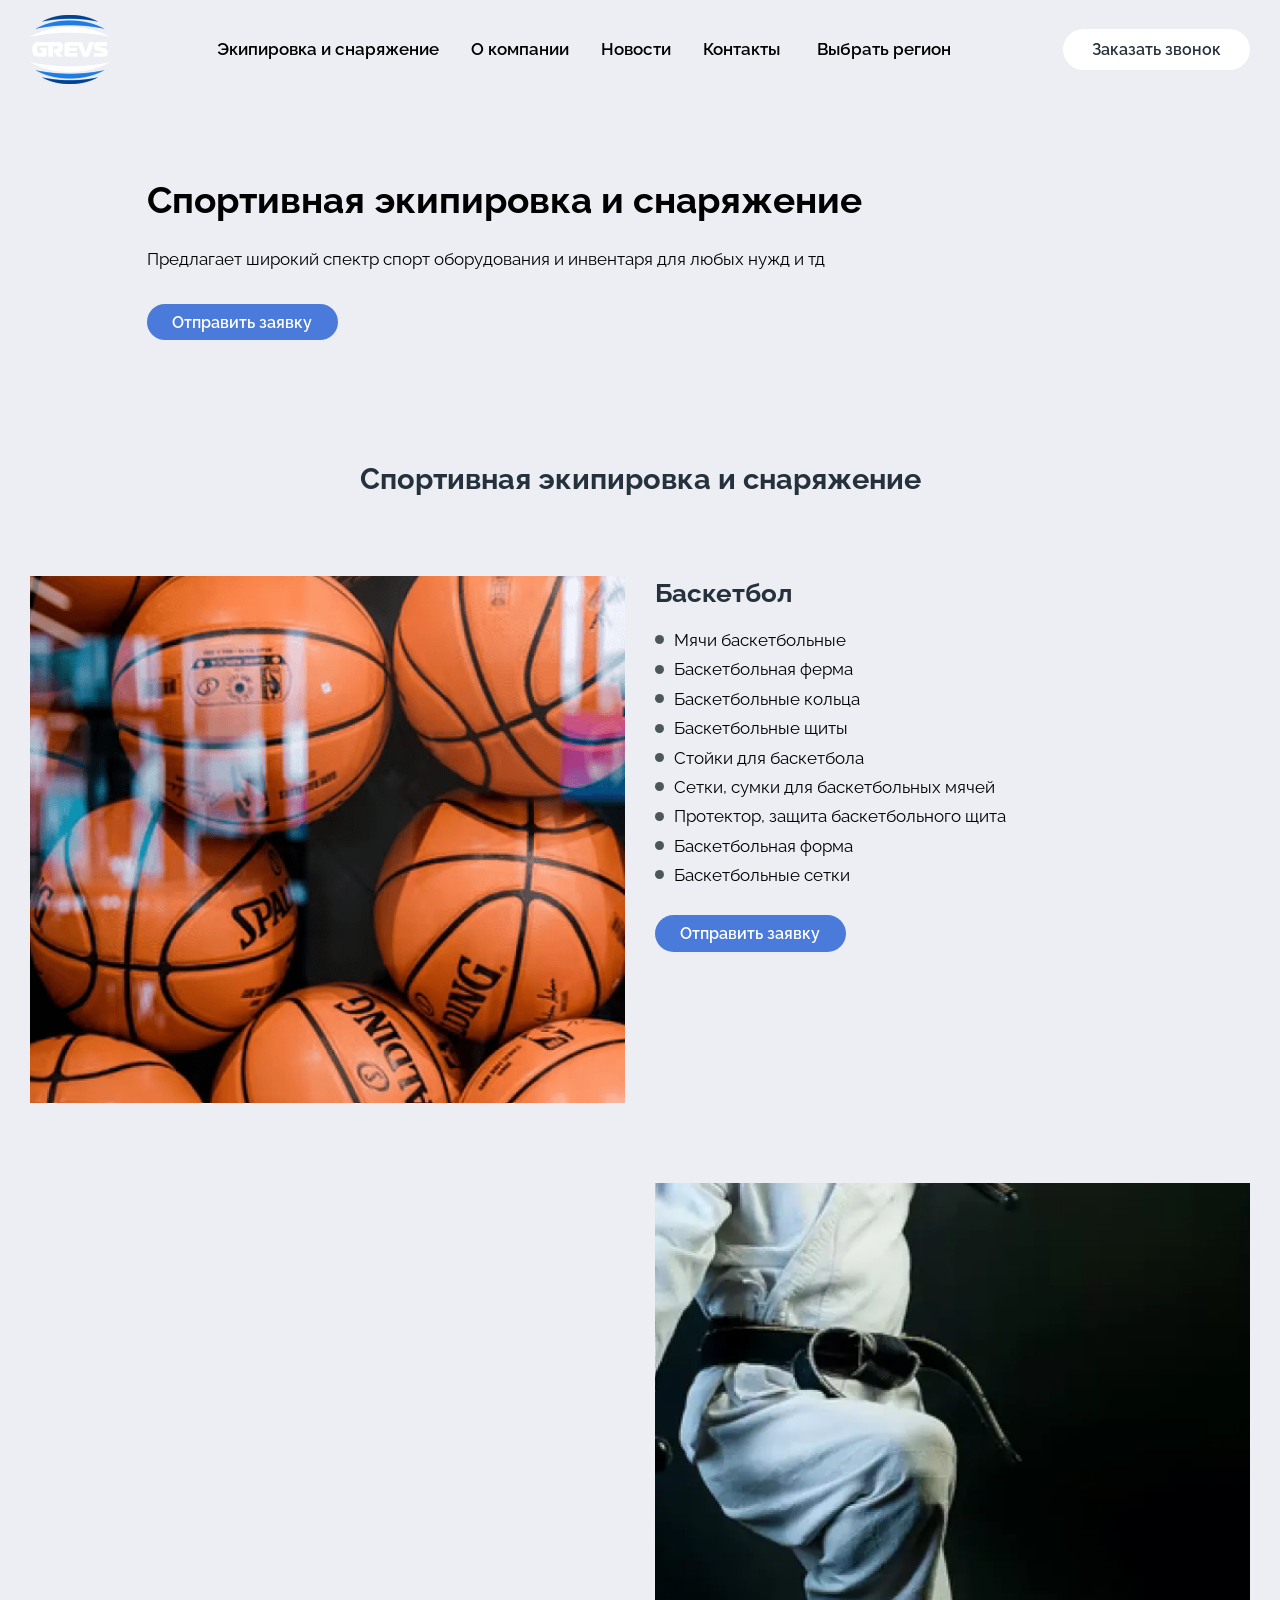
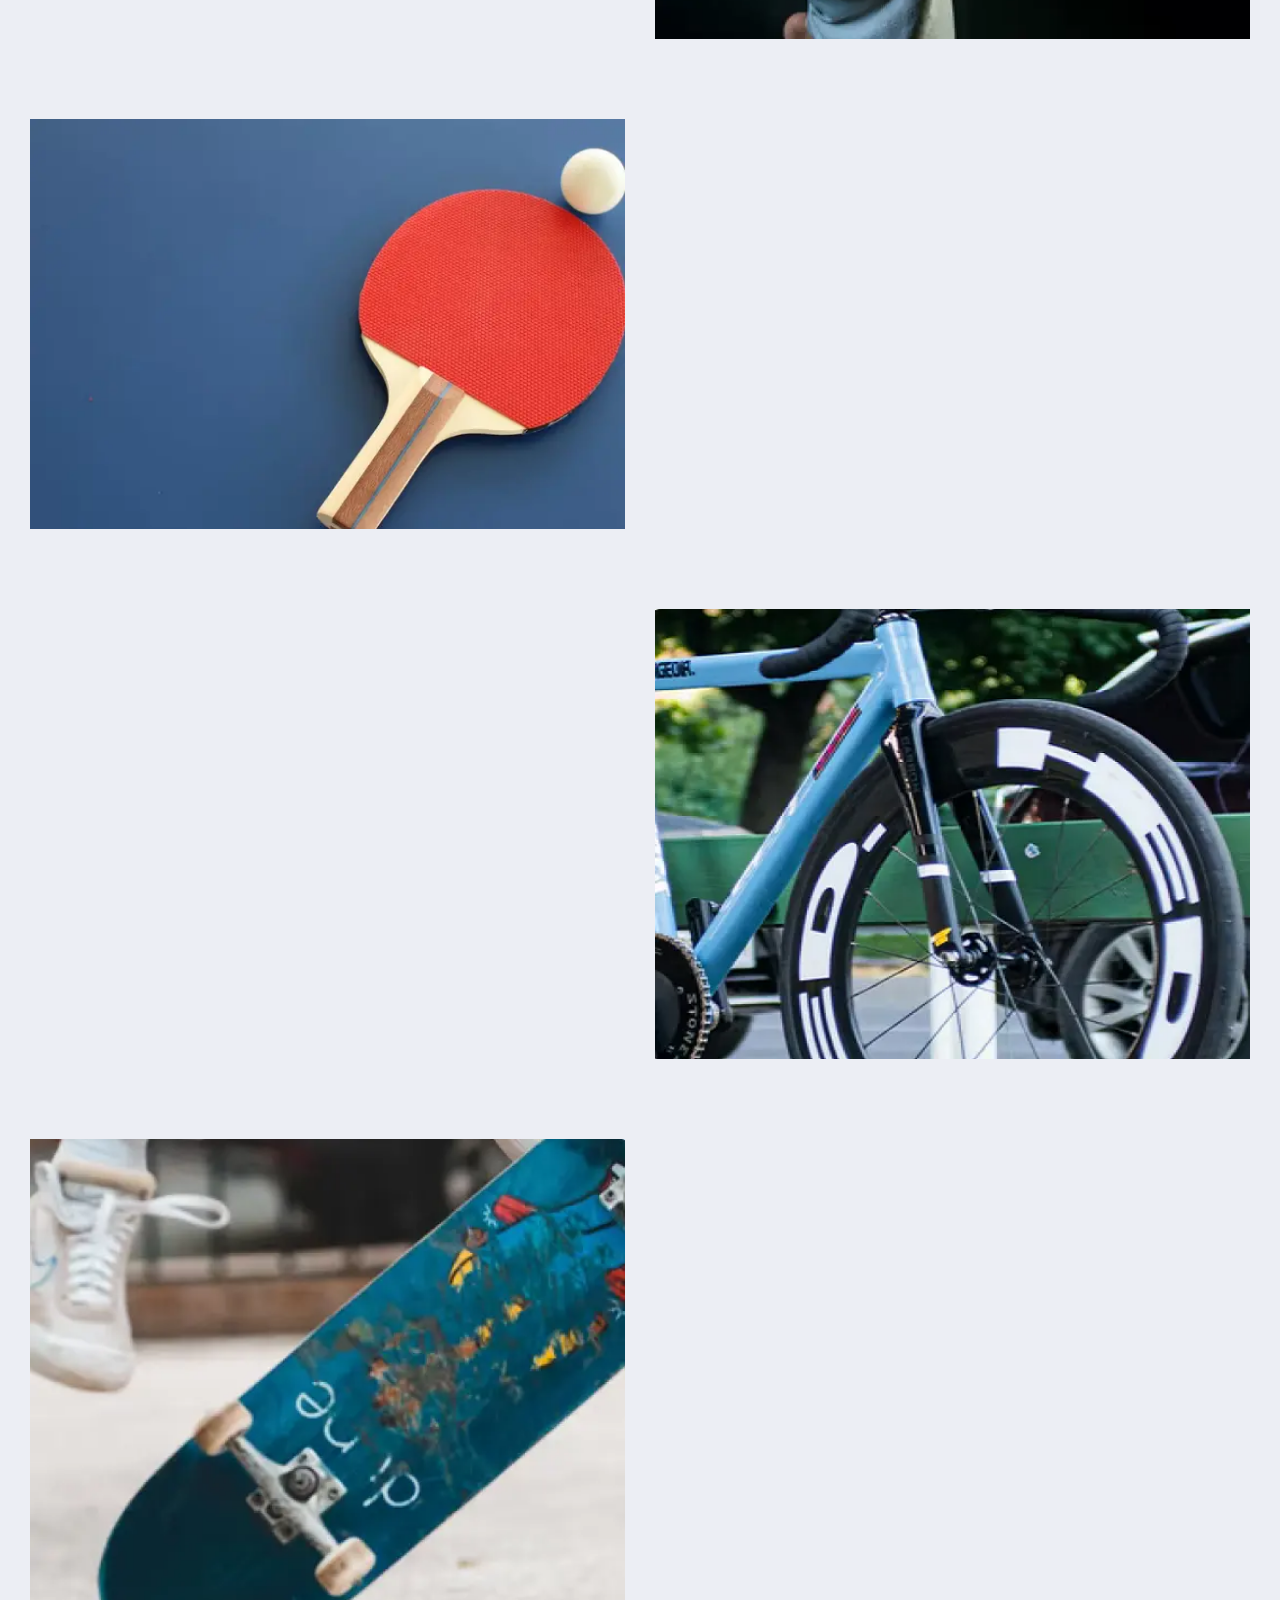
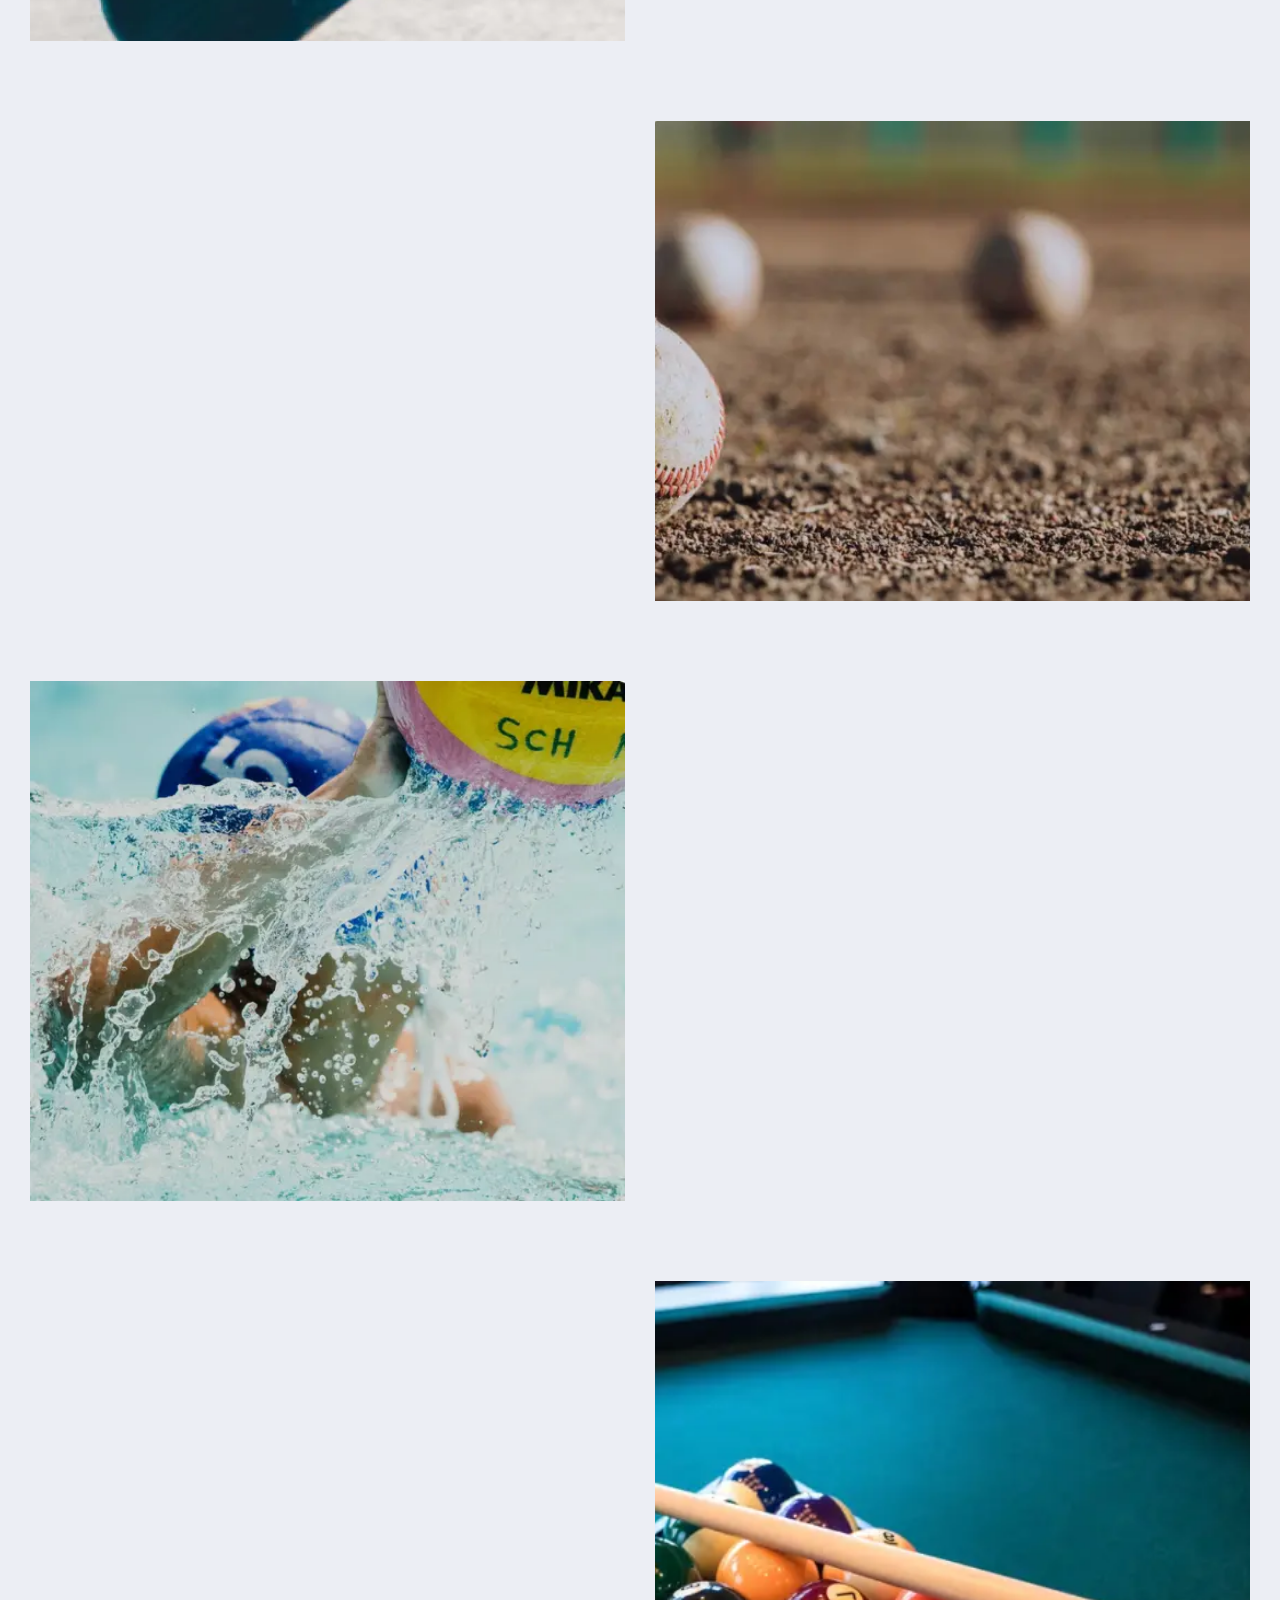
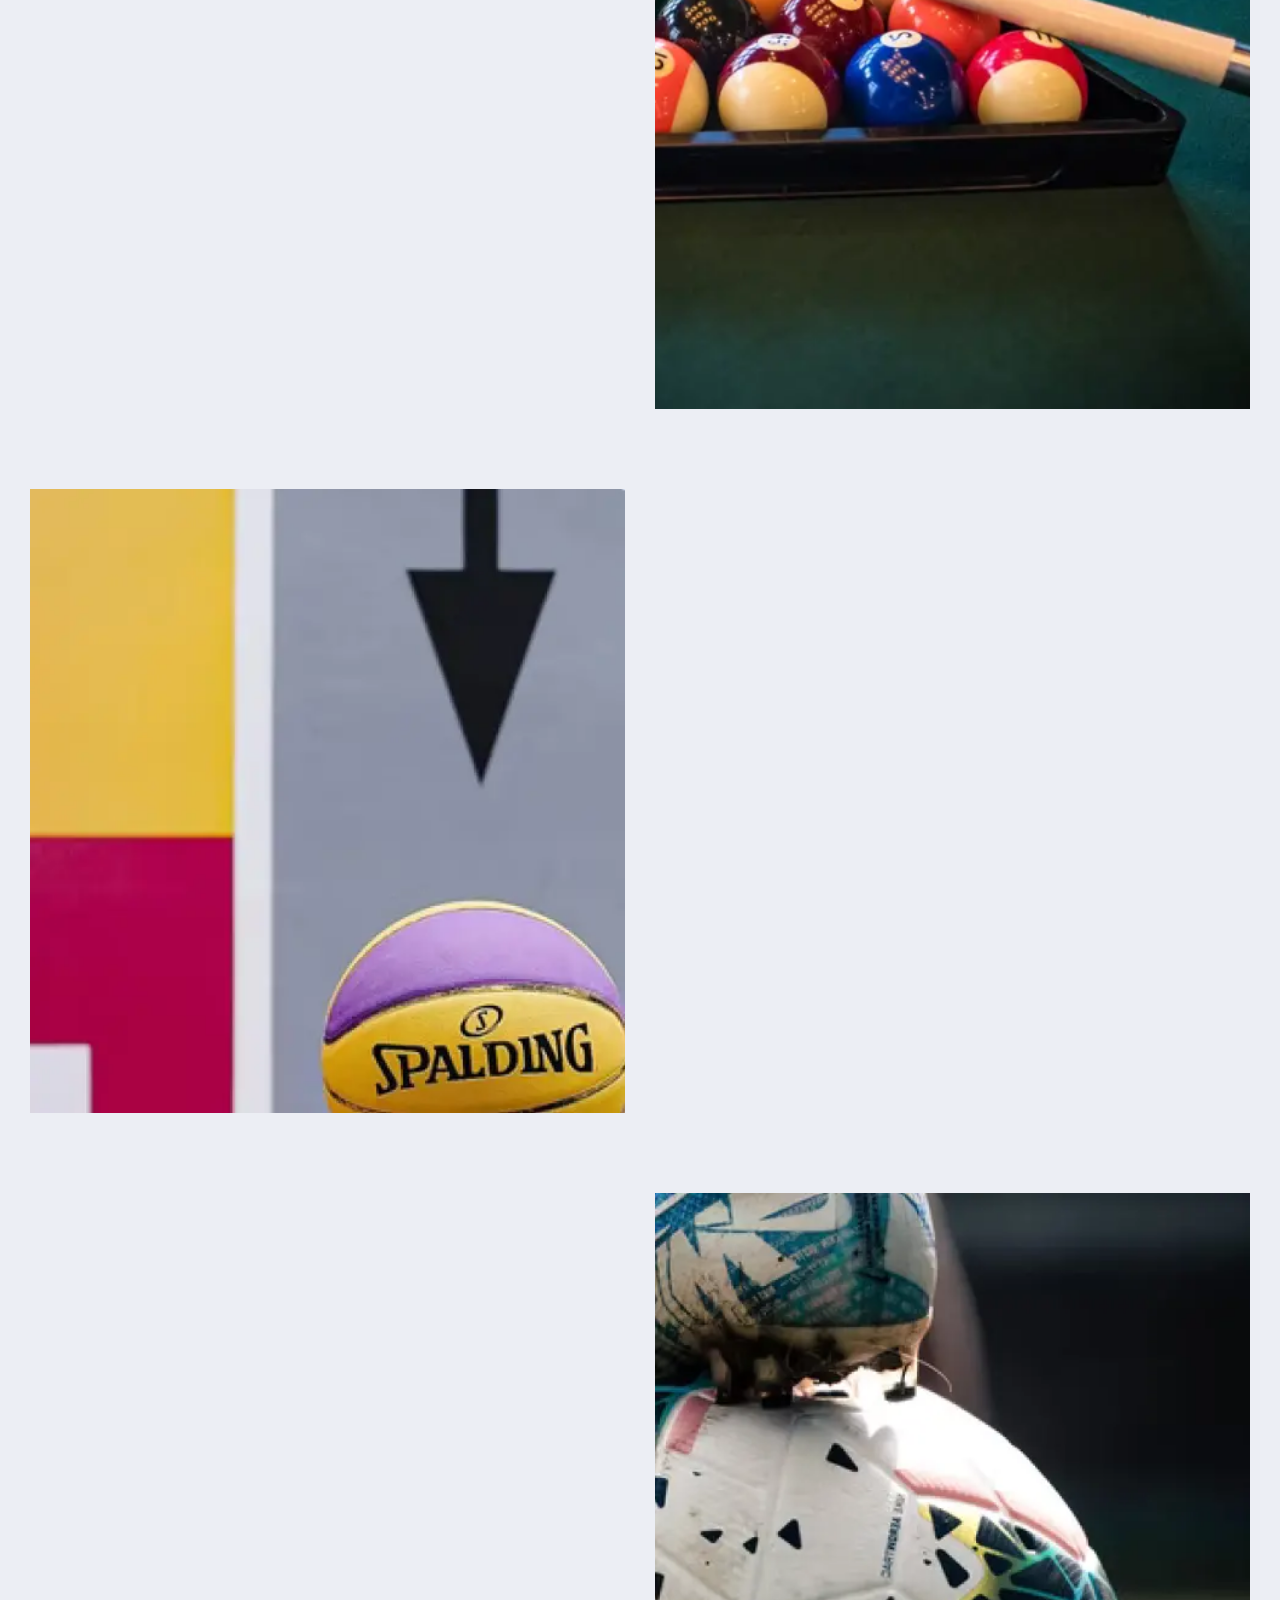
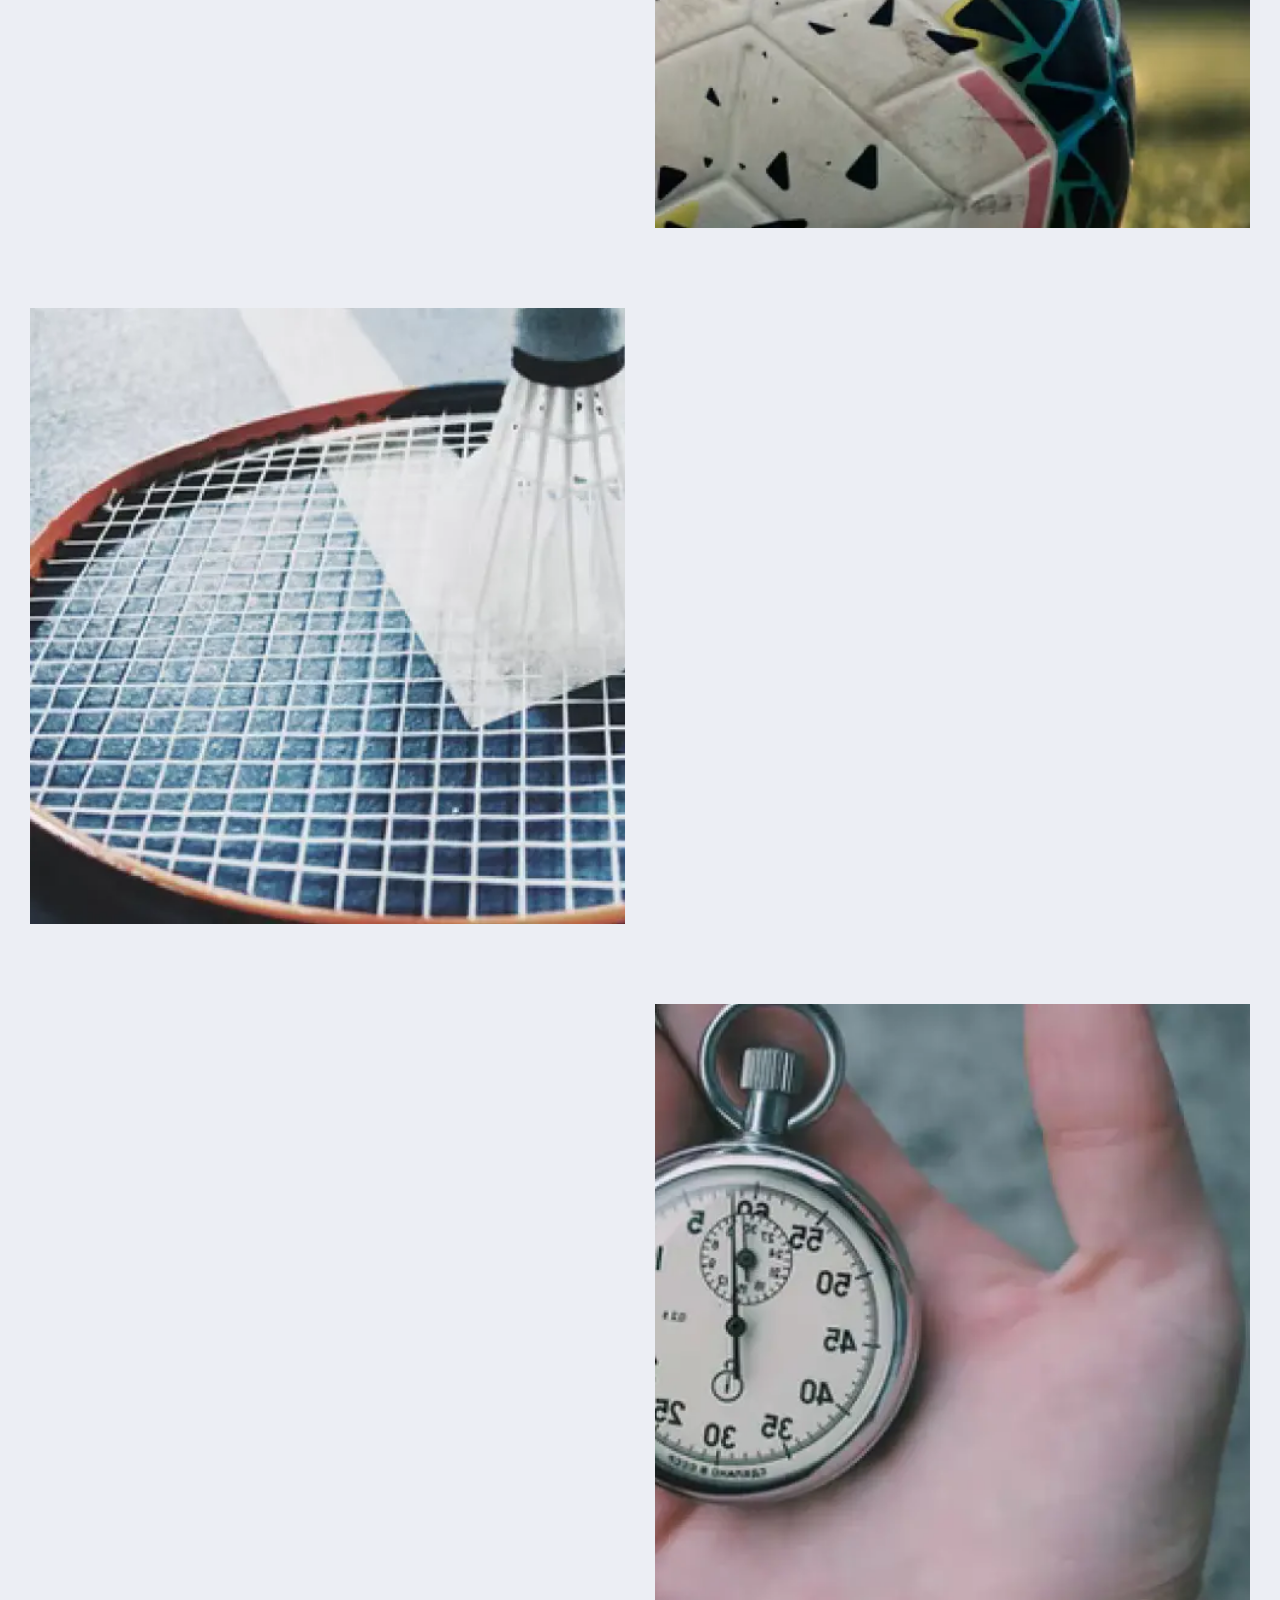
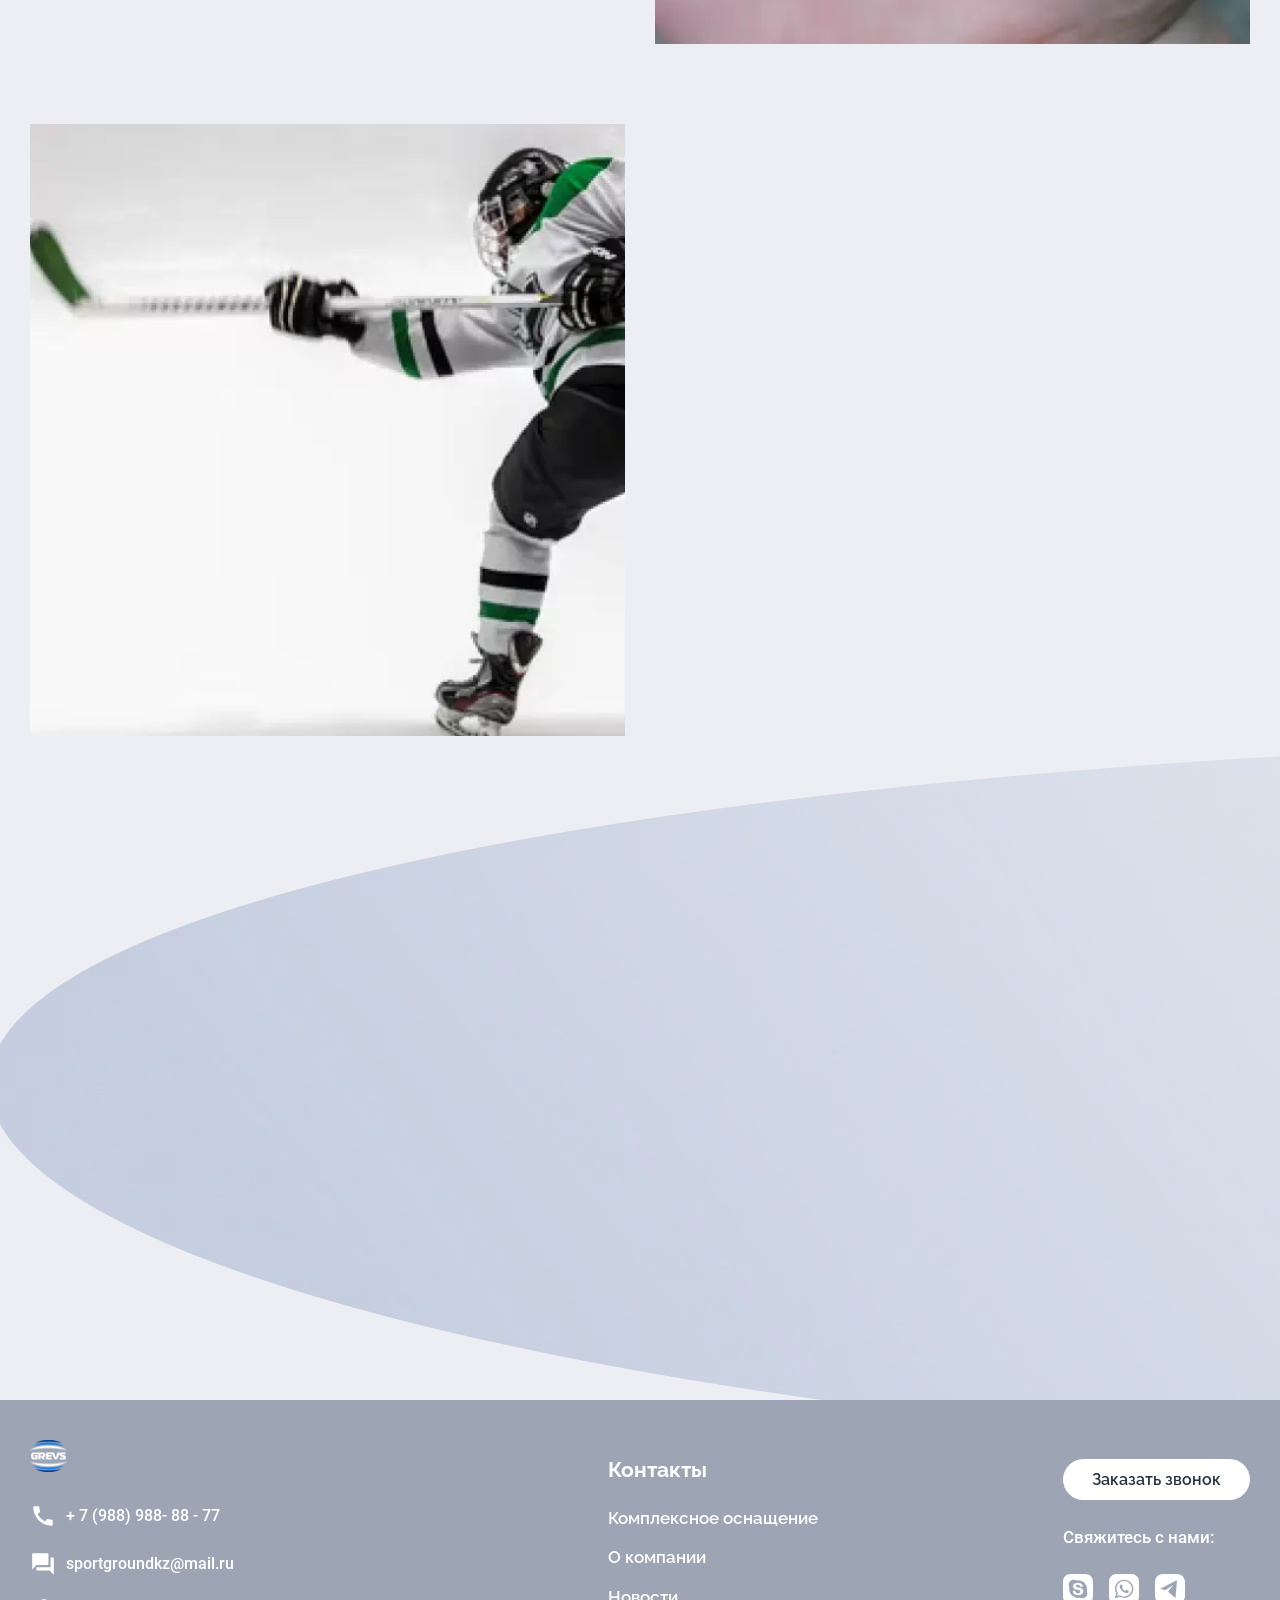
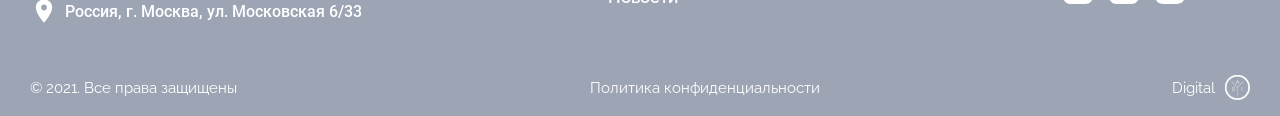
<file: sites/commerce/grevs/index.html>
<!DOCTYPE html><html lang="en"><head><meta charset="UTF-8"><meta http-equiv="X-UA-Compatible" content="IE=edge"><meta name="viewport" content="width=device-width,initial-scale=1"><link rel="shortcut icon" href="./img/favicon.png"><link rel="preload" href="./fonts/Raleway-Regular.woff" as="font"><link rel="preload" href="./fonts/Raleway-Regular.woff2" as="font"><link rel="preload" href="./fonts/Raleway-SemiBold.woff" as="font"><link rel="preload" href="./fonts/Raleway-SemiBold.woff2" as="font"><link rel="preload" href="./fonts/Raleway-Bold.woff" as="font"><link rel="preload" href="./fonts/Raleway-Bold.woff2" as="font"><link rel="preload" href="./fonts/Roboto-Medium.woff" as="font"><link rel="preload" href="./fonts/Roboto-Medium.woff2" as="font"><link rel="preload" href="./fonts/Inter-Regular.woff" as="font"><link rel="preload" href="./fonts/Inter-Regular.woff2" as="font"><link rel="preload" href="./fonts/Inter-Bold.woff" as="font"><link rel="preload" href="./fonts/Inter-Bold.woff2" as="font"><link rel="stylesheet" href="./resources/aos.css"><link rel="stylesheet" href="./resources/choices.min.css"><link rel="stylesheet" href="./css/main-min.css"><title>GREVS - Спортивная экипировка и снаряжение</title></head><body><header class="header"><div class="header__wrapper"><div class="header__container container"><div class="header__body"><div class="header__left"><div class="header__wrapper-logo"><a class="header__logo" href="index.html"><picture><source media="(min-width: 1000px)" srcset="./img/svg/logo.svg" type="image/svg+xml"><source media="(max-width: 999px)" srcset="./img/svg/logo-mini.svg" type="image/svg+xml"><img src="./img/svg/logo.svg" alt="Grevs логотип"></picture></a></div><button class="header__burger burger"><span class="burger__line"></span></button></div><div class="header__middle" data-da=".header__bottom, 1220, 1"><button class="header__burger-exit"></button><div class="header__wrapper-logo burger-logo"><a class="header__logo" href="index.html"><picture><source media="(min-width: 1000px)" srcset="./img/svg/logo.svg" type="image/svg+xml"><img src="./img/svg/logo.svg" alt="Grevs логотип"></picture></a></div><nav class="header__nav"><ul class="header__list"><li class="header__item"><a class="header__link link" href="#ekip">Экипировка и снаряжение</a></li><li class="header__item"><a class="header__link link link-anchor" href="#company">О компании</a></li><li class="header__item"><a class="header__link link" href="#">Новости</a></li><li class="header__item"><a class="header__link link link-anchor" href="#contacts">Контакты</a></li></ul></nav><div class="header__wrapper-select"><select class="header__select region-select" name="city"><option value="reg" selected="selected">Выбрать регион</option><option value="moscow">Москва</option><option value="kazan">Казань</option><option value="yfa">Уфа</option><option value="perm">Пермь</option></select></div><button class="header__button button-2 burger-button popup-button"><span>Заказать звонок</span></button><ul class="header__soc-list header-soc"><li class="header-soc__item"><a class="header-soc__link" href="#"><svg width="30" height="30"><use xlink:href="./img/svg/sprites.svg#skype"></use></svg></a></li><li class="header-soc__item"><a class="header-soc__link" href="#"><svg width="30" height="30"><use xlink:href="./img/svg/sprites.svg#whatsupp"></use></svg></a></li><li class="header-soc__item"><a class="header-soc__link" href="#"><svg width="30" height="30"><use xlink:href="./img/svg/sprites.svg#telegram"></use></svg></a></li></ul></div><div class="header__right"><button class="header__button button-2 popup-button"><span>Заказать звонок</span></button></div></div><div class="header__bottom"></div></div></div></header><main><section class="img-left-top"><div class="img-left-top__one"><picture><source srcset="./img/header__treg_2.webp" type="image/webp"><img src="./img/header__treg_2.png" alt="Треугольник"></picture></div><div class="img-left-top__two"><picture><source srcset="./img/header__treg_2-2.webp" type="image/webp"><img src="./img/header__treg_2-2.png" alt="Треугольник"></picture></div><div class="img-left-top__third"><picture><source srcset="./img/header__treg_2-3.webp" type="image/webp"><img src="./img/header__treg_2-3.png" alt="Треугольник"></picture></div></section><section class="hero"><div class="hero__container container"><div class="hero__body"><h1 class="hero__title title">Спортивная экипировка и снаряжение</h1><p class="hero__text text">Предлагает широкий спектр спорт оборудования и инвентаря для любых нужд и тд</p><button class="hero__button button popup-button"><span>Отправить заявку</span></button></div></div></section><section class="basket"><div class="basket__container container"><h2 class="basket__title subtitle">Спортивная экипировка и снаряжение</h2><div class="basket__wrapper-body"><div class="basket__image"><picture><source media="(min-width: 769px)" srcset="./img/basket_2-1024.png" type="image/png"><source media="(min-width: 769px)" srcset="./img/basket_2-1024.webp" type="image/webp"><source media="(max-width: 768px)" srcset="./img/basket_2-768.png" type="image/png"><source media="(max-width: 768px)" srcset="./img/basket_2-768.webp" type="image/webp"><img src="./img/basket_2-1024.png" alt="Баскетбол"></picture></div><div class="basket__body" data-aos="fade-left"><h3 class="basket__subtitle subtitle-2">Баскетбол</h3><div class="basket__lists"><ul class="basket__list"><li class="basket__item"><p class="basket__text text-2">Мячи баскетбольные</p></li><li class="basket__item"><p class="basket__text text-2">Баскетбольная ферма</p></li><li class="basket__item"><p class="basket__text text-2">Баскетбольные кольца</p></li><li class="basket__item"><p class="basket__text text-2">Баскетбольные щиты</p></li><li class="basket__item"><p class="basket__text text-2">Стойки для баскетбола</p></li></ul><ul class="basket__list"><li class="basket__item"><p class="basket__text text-2">Сетки, сумки для баскетбольных мячей</p></li><li class="basket__item"><p class="basket__text text-2">Протектор, защита баскетбольного щита</p></li><li class="basket__item"><p class="basket__text text-2">Баскетбольная форма</p></li><li class="basket__item"><p class="basket__text text-2">Баскетбольные сетки</p></li></ul></div><button class="basket__button button popup-button"><span>Отправить заявку</span></button></div></div></div></section><section class="martial"><div class="martial__container container"><div class="martial__wrapper-body"><div class="martial__body" data-aos="fade-right"><h3 class="martial__subtitle subtitle-2">Единоборства</h3><div class="martial__lists"><ul class="martial__list"><li class="martial__item"><p class="martial__text text-2">Защита для единоборств</p></li><li class="martial__item"><p class="martial__text text-2">Кимоно</p></li><li class="martial__item"><p class="martial__text text-2">Бокс</p></li><li class="martial__item"><p class="martial__text text-2">Пояса для единоборств</p></li><li class="martial__item"><p class="martial__text text-2">Бинты</p></li></ul><ul class="martial__list"><li class="martial__item"><p class="martial__text text-2">Обувь для единоборств (боксерки, самбовки)</p></li><li class="martial__item"><p class="martial__text text-2">Шорты для единоборств и бокса</p></li><li class="martial__item"><p class="martial__text text-2">Тренировочное оружие</p></li><li class="martial__item"><p class="martial__text text-2">Майки, футболки для бокса и единоборств</p></li></ul></div><button class="martial__button button popup-button"><span>Отправить заявку</span></button></div><div class="martial__image"><picture><source media="(min-width: 769px)" srcset="./img/edinoborstva-1024.webp" type="image/webp"><source media="(max-width: 768px)" srcset="./img/edinoborstva-768.png" type="image/png"><source media="(max-width: 768px)" srcset="./img/edinoborstva-768.webp" type="image/webp"><img src="./img/edinoborstva-1024." alt="Единоборства"></picture></div></div></div></section><section class="ping-pong"><div class="ping-pong__container container"><div class="ping-pong__wrapper-body"><div class="ping-pong__image"><picture><source media="(min-width: 769px)" srcset="./img/pingpong-1024.webp" type="image/webp"><source media="(max-width: 768px)" srcset="./img/pingpong-768.png" type="image/png"><source media="(max-width: 768px)" srcset="./img/pingpong-768.webp" type="image/webp"><img src="./img/pingpong-1024.png" alt="Пинг понг"></picture></div><div class="ping-pong__body" data-aos="fade-left"><h3 class="ping-pong__subtitle subtitle-2">Настольный теннис</h3><div class="ping-pong__lists"><ul class="ping-pong__list"><li class="ping-pong__item"><p class="ping-pong__text text-2">Теннисные столы</p></li><li class="ping-pong__item"><p class="ping-pong__text text-2">Ракетки для настольного тенниса</p></li><li class="ping-pong__item"><p class="ping-pong__text text-2">Комплекты</p></li><li class="ping-pong__item"><p class="ping-pong__text text-2">Мячи для настольного тенниса</p></li><li class="ping-pong__item"><p class="ping-pong__text text-2">Роботы</p></li></ul><ul class="ping-pong__list"><li class="ping-pong__item"><p class="ping-pong__text text-2">Сетки для настольного тенниса</p></li><li class="ping-pong__item"><p class="ping-pong__text text-2">Чехлы для столов</p></li><li class="ping-pong__item"><p class="ping-pong__text text-2">Чехлы для ракеток для настольного тенниса</p></li></ul></div><button class="ping-pong__button button popup-button"><span>Отправить заявку</span></button></div></div></div><div class="ping-pong__image-circle"><picture><source srcset="./img/ping-pong_circle.webp" type="image/webp"><img src="./img/ping-pong_circle.png" alt="Круг"></picture></div></section><section class="cycling"><div class="cycling__container container"><div class="cycling__wrapper-body"><div class="cycling__body" data-aos="fade-right"><h3 class="cycling__subtitle subtitle-2">Велоспорт</h3><div class="cycling__lists"><ul class="cycling__list"><li class="cycling__item"><p class="cycling__text text-2">Велосипеды</p></li><li class="cycling__item"><p class="cycling__text text-2">Велопарковка</p></li></ul><ul class="cycling__list"><li class="cycling__item"><p class="cycling__text text-2">Аксессуары для велосипеда</p></li><li class="cycling__item"><p class="cycling__text text-2">Велозапчасти</p></li></ul><ul class="cycling__list"><li class="cycling__item"><p class="cycling__text text-2">Велоодежда</p></li></ul></div><button class="cycling__button button popup-button"><span>Отправить заявку</span></button></div><div class="cycling__image"><picture><source media="(min-width: 769px)" srcset="./img/velik-1024.webp" type="image/webp"><source media="(max-width: 768px)" srcset="./img/velik-768.png" type="image/png"><source media="(max-width: 768px)" srcset="./img/velik-768.webp" type="image/webp"><img src="./img/velik-1024.png" alt="Велоспорт"></picture></div></div></div></section><section class="skateboards"><div class="skateboards__container container"><div class="skateboards__wrapper-body"><div class="skateboards__image"><picture><source media="(min-width: 769px)" srcset="./img/skeit-1024.webp" type="image/webp"><source media="(max-width: 768px)" srcset="./img/skeit-768.png" type="image/png"><source media="(max-width: 768px)" srcset="./img/skeit-768.webp" type="image/webp"><img src="./img/skeit-1024.png" alt="Скейтборд"></picture></div><div class="skateboards__body" data-aos="fade-left"><h3 class="skateboards__subtitle subtitle-2">Ролики, скейтборды, самокаты</h3><div class="skateboards__lists"><ul class="skateboards__list"><li class="skateboards__item"><p class="skateboards__text text-2">Теннисные столы</p></li><li class="skateboards__item"><p class="skateboards__text text-2">Ракетки для настольного тенниса</p></li><li class="skateboards__item"><p class="skateboards__text text-2">Комплекты</p></li><li class="skateboards__item"><p class="skateboards__text text-2">Мячи для настольного тенниса</p></li><li class="skateboards__item"><p class="skateboards__text text-2">Роботы</p></li></ul><ul class="skateboards__list"><li class="skateboards__item"><p class="skateboards__text text-2">Сетки для настольного тенниса</p></li><li class="skateboards__item"><p class="skateboards__text text-2">Чехлы для столов</p></li><li class="skateboards__item"><p class="skateboards__text text-2">Чехлы для ракеток для настольного тенниса</p></li></ul></div><button class="skateboards__button button popup-button"><span>Отправить заявку</span></button></div></div></div></section><section class="team-sports"><div class="team-sports__container container"><div class="team-sports__wrapper-body"><div class="team-sports__body" data-aos="fade-right"><h3 class="team-sports__subtitle subtitle-2">Игровые виды спорта</h3><div class="team-sports__lists"><ul class="team-sports__list"><li class="team-sports__item"><p class="team-sports__text text-2">Большой теннис</p></li><li class="team-sports__item"><p class="team-sports__text text-2">Бейсбол</p></li><li class="team-sports__item"><p class="team-sports__text text-2">Флорбол</p></li></ul><ul class="team-sports__list"><li class="team-sports__item"><p class="team-sports__text text-2">Регби</p></li><li class="team-sports__item"><p class="team-sports__text text-2">Другие командные виды спорта</p></li></ul></div><button class="team-sports__button button popup-button"><span>Отправить заявку</span></button></div><div class="team-sports__image"><picture><source media="(min-width: 769px)" srcset="./img/beisbol-1024.webp" type="image/webp"><source media="(max-width: 768px)" srcset="./img/beisbol-768.png" type="image/png"><source media="(max-width: 768px)" srcset="./img/beisbol-768.webp" type="image/webp"><img src="./img/beisbol-1024.png" alt="Мячики для бейсбола"></picture></div></div></div></section><section class="water-sports"><div class="water-sports__container container"><div class="water-sports__wrapper-body"><div class="water-sports__image"><picture><source media="(min-width: 769px)" srcset="./img/plavanie-1024.webp" type="image/webp"><source media="(max-width: 768px)" srcset="./img/plavanie-768.png" type="image/png"><source media="(max-width: 768px)" srcset="./img/plavanie-768.webp" type="image/webp"><img src="./img/plavanie-1024.png" alt="Водный спорт"></picture></div><div class="water-sports__body" data-aos="fade-left"><h3 class="water-sports__subtitle subtitle-2">Водный спорт</h3><div class="water-sports__lists"><ul class="water-sports__list"><li class="water-sports__item"><p class="water-sports__text text-2">Аквааэробика и плавание</p></li><li class="water-sports__item"><p class="water-sports__text text-2">Водное поло</p></li><li class="water-sports__item"><p class="water-sports__text text-2">Водные аттракционы</p></li><li class="water-sports__item"><p class="water-sports__text text-2">Игры на воде</p></li></ul><ul class="water-sports__list"><li class="water-sports__item"><p class="water-sports__text text-2">Оснащение бассейна</p></li><li class="water-sports__item"><p class="water-sports__text text-2">Тренажеры для пловцов</p></li><li class="water-sports__item"><p class="water-sports__text text-2">Одежда для бассейна</p></li><li class="water-sports__item"><p class="water-sports__text text-2">SUP-борды</p></li></ul></div><button class="water-sports__button button popup-button"><span>Отправить заявку</span></button></div></div></div></section><section class="billiards"><div class="billiards__container container"><div class="billiards__wrapper-body"><div class="billiards__body" data-aos="fade-right"><h3 class="billiards__subtitle subtitle-2">Бильярд</h3><div class="billiards__lists"><ul class="billiards__list"><li class="billiards__item"><p class="billiards__text text-2">Бильярдные столы</p></li><li class="billiards__item"><p class="billiards__text text-2">Бильярдные кии</p></li><li class="billiards__item"><p class="billiards__text text-2">Шары бильярдные</p></li><li class="billiards__item"><p class="billiards__text text-2">Аксессуары для бильярда</p></li><li class="billiards__item"><p class="billiards__text text-2">Настольный бильярд</p></li><li class="billiards__item"><p class="billiards__text text-2">Киевницы и полки для шаров</p></li><li class="billiards__item"><p class="billiards__text text-2">Комплектующие для столов</p></li><li class="billiards__item"><p class="billiards__text text-2">Лампы и светильники</p></li><li class="billiards__item"><p class="billiards__text text-2">Комплектующие для бильярдных светильников</p></li><li class="billiards__item"><p class="billiards__text text-2">Уход за киями и наклейками</p></li><li class="billiards__item"><p class="billiards__text text-2">Литература и DVD для бильярда</p></li></ul><ul class="billiards__list"><li class="billiards__item"><p class="billiards__text text-2">Мел и тальк</p></li><li class="billiards__item"><p class="billiards__text text-2">Наклейки и колпачки</p></li><li class="billiards__item"><p class="billiards__text text-2">Перчатки для бильярда</p></li><li class="billiards__item"><p class="billiards__text text-2">Покрывала для столов</p></li><li class="billiards__item"><p class="billiards__text text-2">Средства по уходу</p></li><li class="billiards__item"><p class="billiards__text text-2">Треугольники</p></li><li class="billiards__item"><p class="billiards__text text-2">Сукно бильярдное</p></li><li class="billiards__item"><p class="billiards__text text-2">Постеры и репродукции</p></li><li class="billiards__item"><p class="billiards__text text-2">Чехлы, кейсы, тубусы</p></li><li class="billiards__item"><p class="billiards__text text-2">Часы</p></li></ul></div><button class="billiards__button button popup-button"><span>Отправить заявку</span></button></div><div class="billiards__image"><picture><source media="(min-width: 769px)" srcset="./img/bilyard-1024.webp" type="image/webp"><source media="(max-width: 768px)" srcset="./img/bilyard-768.png" type="image/png"><source media="(max-width: 768px)" srcset="./img/bilyard-768.webp" type="image/webp"><img src="./img/bilyard-1024.png" alt="Бильярд"></picture></div></div></div></section><section class="gandbol"><div class="gandbol__container container"><div class="gandbol__wrapper-body"><div class="gandbol__image"><picture><source media="(min-width: 769px)" srcset="./img/gandbol-1024.webp" type="image/webp"><source media="(max-width: 768px)" srcset="./img/gandbol-768.png" type="image/png"><source media="(max-width: 768px)" srcset="./img/gandbol-768.webp" type="image/webp"><img src="./img/gandbol-1024.png" alt="Гандбол"></picture></div><div class="gandbol__body" data-aos="fade-left"><h3 class="gandbol__subtitle subtitle-2">Гандбол</h3><div class="gandbol__lists"><ul class="gandbol__list"><li class="gandbol__item"><p class="gandbol__text text-2">Мячи гандбольные</p></li></ul></div><button class="gandbol__button button popup-button"><span>Отправить заявку</span></button></div></div></div></section><section class="footbal"><div class="footbal__container container"><div class="footbal__wrapper-body"><div class="footbal__body" data-aos="fade-right"><h3 class="footbal__subtitle subtitle-2">Футбол</h3><div class="footbal__lists"><ul class="footbal__list"><li class="footbal__item"><p class="footbal__text text-2">Мячи футбольные</p></li><li class="footbal__item"><p class="footbal__text text-2">Ворота футбольные</p></li><li class="footbal__item"><p class="footbal__text text-2">Сетки для футбольных ворот</p></li><li class="footbal__item"><p class="footbal__text text-2">Гетры футбольные</p></li><li class="footbal__item"><p class="footbal__text text-2">Форма для футбола</p></li><li class="footbal__item"><p class="footbal__text text-2">Бутсы</p></li></ul><ul class="footbal__list"><li class="footbal__item"><p class="footbal__text text-2">Щитки футбольные</p></li><li class="footbal__item"><p class="footbal__text text-2">Одежда для вратарей</p></li><li class="footbal__item"><p class="footbal__text text-2">Перчатки вратарские</p></li><li class="footbal__item"><p class="footbal__text text-2">Прочее футбол</p></li><li class="footbal__item"><p class="footbal__text text-2">Сетки, сумки для футбольных мячей</p></li></ul></div><button class="footbal__button button popup-button"><span>Отправить заявку</span></button></div><div class="footbal__image"><picture><source media="(min-width: 769px)" srcset="./img/footbal-1024.webp" type="image/webp"><source media="(max-width: 768px)" srcset="./img/footbal-768.png" type="image/png"><source media="(max-width: 768px)" srcset="./img/footbal-768.webp" type="image/webp"><img src="./img/footbal-1024.png" alt="Футбол"></picture></div></div></div></section><section class="badminton"><div class="badminton__container container"><div class="badminton__wrapper-body"><div class="badminton__image"><picture><source media="(min-width: 769px)" srcset="./img/badminton-1024.webp" type="image/webp"><source media="(max-width: 768px)" srcset="./img/badminton-768.png" type="image/png"><source media="(max-width: 768px)" srcset="./img/badminton-768.webp" type="image/webp"><img src="./img/badminton-1024.png" alt="Бадминтон"></picture></div><div class="badminton__body" data-aos="fade-left"><h3 class="badminton__subtitle subtitle-2">Бадминтон</h3><div class="badminton__lists"><ul class="badminton__list"><li class="badminton__item"><p class="badminton__text text-2">Наборы для бадминтона</p></li><li class="badminton__item"><p class="badminton__text text-2">Воланы</p></li><li class="badminton__item"><p class="badminton__text text-2">Ракетки для бадминтона</p></li><li class="badminton__item"><p class="badminton__text text-2">Сетки для бадминтона</p></li></ul><ul class="badminton__list"><li class="badminton__item"><p class="badminton__text text-2">Аксессуары для бадминтона</p></li><li class="badminton__item"><p class="badminton__text text-2">Стойки для бадминтона</p></li><li class="badminton__item"><p class="badminton__text text-2">Судейские вышки для бадминтона</p></li></ul></div><button class="badminton__button button popup-button"><span>Отправить заявку</span></button></div></div></div></section><section class="sports-equipment"><div class="sports-equipment__container container"><div class="sports-equipment__wrapper-body"><div class="sports-equipment__body" data-aos="fade-right"><h3 class="sports-equipment__subtitle subtitle-2">Оборудование для спорта</h3><div class="sports-equipment__lists"><ul class="sports-equipment__list"><li class="sports-equipment__item"><p class="sports-equipment__text text-2">Манишки</p></li><li class="sports-equipment__item"><p class="sports-equipment__text text-2">Судейство</p></li><li class="sports-equipment__item"><p class="sports-equipment__text text-2">Насосы</p></li><li class="sports-equipment__item"><p class="sports-equipment__text text-2">Вышки судейские</p></li><li class="sports-equipment__item"><p class="sports-equipment__text text-2">Сетка заградительная</p></li><li class="sports-equipment__item"><p class="sports-equipment__text text-2">Наградная продукция</p></li><li class="sports-equipment__item"><p class="sports-equipment__text text-2">Доски тактические</p></li><li class="sports-equipment__item"><p class="sports-equipment__text text-2">Оборудование для соревнований</p></li><li class="sports-equipment__item"><p class="sports-equipment__text text-2">Сетки, сумки для мячей</p></li><li class="sports-equipment__item"><p class="sports-equipment__text text-2">Трибуны, скамейки для игроков и зрителей</p></li></ul><ul class="sports-equipment__list"><li class="sports-equipment__item"><p class="sports-equipment__text text-2">Секундомеры</p></li><li class="sports-equipment__item"><p class="sports-equipment__text text-2">Скалодром</p></li><li class="sports-equipment__item"><p class="sports-equipment__text text-2">Подставки под мячи</p></li><li class="sports-equipment__item"><p class="sports-equipment__text text-2">Акробатические дорожки</p></li><li class="sports-equipment__item"><p class="sports-equipment__text text-2">Пьедесталы</p></li><li class="sports-equipment__item"><p class="sports-equipment__text text-2">Свистки</p></li><li class="sports-equipment__item"><p class="sports-equipment__text text-2">Барьеры, конусы, фишки и прочее</p></li><li class="sports-equipment__item"><p class="sports-equipment__text text-2">Стойки Старт-Финиш</p></li></ul></div><button class="sports-equipment__button button popup-button"><span>Отправить заявку</span></button></div><div class="sports-equipment__image"><picture><source media="(min-width: 769px)" srcset="./img/clock-1024.webp" type="image/webp"><source media="(max-width: 768px)" srcset="./img/clock-768.png" type="image/png"><source media="(max-width: 768px)" srcset="./img/clock-768.webp" type="image/webp"><img src="./img/clock-1024.png" alt="Часы"></picture></div></div></div></section><section class="winter-sports"><div class="winter-sports__container container"><div class="winter-sports__wrapper-body"><div class="winter-sports__image"><picture><source media="(min-width: 769px)" srcset="./img/hockey-1024.webp" type="image/webp"><source media="(max-width: 768px)" srcset="./img/hockey-768.png" type="image/png"><source media="(max-width: 768px)" srcset="./img/hockey-768.webp" type="image/webp"><img src="./img/hockey-1024.png" alt="Хоккей"></picture></div><div class="winter-sports__body" data-aos="fade-left"><h3 class="winter-sports__subtitle subtitle-2">Зимний спорт</h3><div class="winter-sports__lists"><ul class="winter-sports__list"><li class="winter-sports__item"><p class="winter-sports__text text-2">Беговые лыжи</p></li><li class="winter-sports__item"><p class="winter-sports__text text-2">Хоккей</p></li><li class="winter-sports__item"><p class="winter-sports__text text-2">Горнолыжный спорт</p></li><li class="winter-sports__item"><p class="winter-sports__text text-2">Фигурное катание</p></li><li class="winter-sports__item"><p class="winter-sports__text text-2">Хранение лыж и сноубордов</p></li></ul><ul class="winter-sports__list"><li class="winter-sports__item"><p class="winter-sports__text text-2">Смазки и инструменты</p></li><li class="winter-sports__item"><p class="winter-sports__text text-2">Хоккей с мячом</p></li><li class="winter-sports__item"><p class="winter-sports__text text-2">Чехлы для лыж и сноубордов</p></li></ul></div><button class="winter-sports__button button popup-button"><span>Отправить заявку</span></button></div></div></div></section><section class="company" id="company"><div class="company__container container"><h2 class="company__title subtitle" data-aos="fade-up">О компании</h2><div class="company__body" data-aos="fade-up"><div class="company__descr"><p class="company__text text">Команда опытных и высококвалифицированных специалистов в сфере комплексного оснащения спортивных сооружений, поставок спортивно-технологического оборудования, инвентаря и судейско-измерительной аппаратуры. Большинство наших сотрудников работает в этом бизнесе от 10 до 20 лет и в общей сложности осуществили оснащение более 230 объектов!</p><p class="company__text text">В настоящее время мы входим в первую десятку российских компаний, специализирующихся на комплексном оснащении спортивных сооружений. Команда опытных и высококвалифицированных специалистов в сфере комплексного оснащения спортивных сооружений, поставок спортивно-технологического оборудования, инвентаря и судейско-измерительной аппаратуры. Большинство наших сотрудников работает в этом бизнесе от 10 до 20 лет и в общей сложности осуществили оснащение более 230 объектов!</p></div><div class="company__right company-right"><div class="company-right__body"><h3 class="company-right__subtitle text-2">Оставьте заявку</h3><p class="company-right__text text-2">Менеджер свяжется с вами и проконсультирует Вас по всем вопросам</p><div class="company-right__wrapper-form"><form action="#" class="company-right__form" method="post" enctype="multipart/form-data"><label class="company-right__label"><input class="company-right__input" type="text" name="name" placeholder="Введите имя" required></label> <label class="company-right__label"><input class="company-right__input" data-tel-input type="tel" name="phone" placeholder="+7 (___) ___ - __ - __" required></label> <label class="company-right__label"><input class="company-right__input" type="tel" name="phone" placeholder="Введите e-mail" required></label> <label class="company-right__label"><input class="company-right__checkbox" type="checkbox" required id="checkbox"><span class="company-right__agreement">Я даю своё согласие на <a href="#">Обработку персональных данных</a> и принимаю <a href="#">Пользовательское соглашение</a></span></label> <button class="company-right__button button" type="submit"><span>Отправить</span></button></form></div></div><div class="company-right__complete complete"><div class="complete__okay"></div><p class="complete__text">Ваша заявка отправлена</p><p class="complete__text-bold">Спасибо за обращение!</p></div></div></div></div></section></main><div class="popup-form"><div class="popup-form__close"></div><div class="popup-form__wrapper-form"><h3 class="popup-form__subtitle text-2">Заказать звонок</h3><p class="popup-form__text text-2">Менеджер свяжется с вами и проконсультирует Вас по всем вопросам</p><form action="#" class="popup-form__form" method="post" enctype="multipart/form-data"><label class="popup-form__label"><input class="popup-form__input" type="text" name="name" placeholder="Введите имя" required></label> <label class="popup-form__label"><input class="popup-form__input" data-tel-input type="tel" name="phone" placeholder="+7 (___) ___ - __ - __" required></label> <label class="popup-form__label"><input class="popup-form__checkbox" type="checkbox" required><span class="popup-form__agreement">Я даю своё согласие на <a href="#">Обработку персональных данных</a> и принимаю <a href="#">Пользовательское соглашение</a></span></label> <button class="popup-form__button button" type="submit"><span>Отправить</span></button></form><button class="popup-form__exit"></button></div><div class="popup-form__complete popup-form-complete"><div class="popup-form-complete__okay"></div><p class="popup-form-complete__text">Ваша заявка отправлена</p><p class="popup-form-complete__text-bold">Спасибо за обращение!</p></div></div><footer class="footer" id="contacts"><div class="footer__container container"><div class="footer__top"><div class="footer__left"><div class="footer__wrapper-logo"><a class="footer__logo" href="index.html"><img src="./img/svg/logo-mini.svg" alt="Grevs логотип"></a></div><div class="footer__contacts"><a class="footer__phone contacts-link" href="+79889888877"><svg width="29" height="29"><use xlink:href="./img/svg/sprites.svg#phone"></use></svg> + 7 (988) 988- 88 - 77 </a><a class="footer__email contacts-link" href="sportgroundkz@mail.ru"><svg width="29" height="27"><use xlink:href="./img/svg/sprites.svg#chat"></use></svg> sportgroundkz@mail.ru</a> <a class="footer__geo contacts-link" href="#"><svg width="28" height="28"><use xlink:href="./img/svg/sprites.svg#geo"></use></svg> Россия, г. Москва, ул. Московская 6/33</a></div></div><div class="footer__middle" data-da=".footer__left, 950, 1"><h2 class="footer__title">Контакты</h2><ul class="footer__lst"><li class="footer__itm"><a class="footer__link link" href="index.html">Комплексное оснащение</a></li><li class="footer__itm"><a class="footer__link link link-anchor" href="#company">О компании</a></li><li class="footer__itm"><a class="footer__link link" href="#">Новости</a></li></ul></div><div class="footer__right"><button class="footer__button button-2 popup-button"><span>Заказать звонок</span></button><div class="footer__links links"><h3 class="links__subtitle">Свяжитесь с нами:</h3><ul class="links__list"><li class="links__item"><a class="links__link" href="#"><svg width="30" height="30"><use xlink:href="./img/svg/sprites.svg#skype"></use></svg></a></li><li class="links__item"><a class="links__link" href="#"><svg width="30" height="30"><use xlink:href="./img/svg/sprites.svg#whatsupp"></use></svg></a></li><li class="links__item"><a class="links__link" href="#"><svg width="30" height="30"><use xlink:href="./img/svg/sprites.svg#telegram"></use></svg></a></li></ul></div></div></div><div class="footer__bottom"><p class="footer__law">© 2021. Все права защищены</p><a class="footer__policy" href="#">Политика конфиденциальности </a><a class="footer__digital" href="#">Digital <img src="./img/svg/digital.svg" alt="Digital image"></a></div></div></footer><script src="./resources/aos.js"></script><script src="./resources/gsap.min.js"></script><script src="./resources/choices.min.js"></script><script src="./js/main.min.js"></script></body></html>
</file>
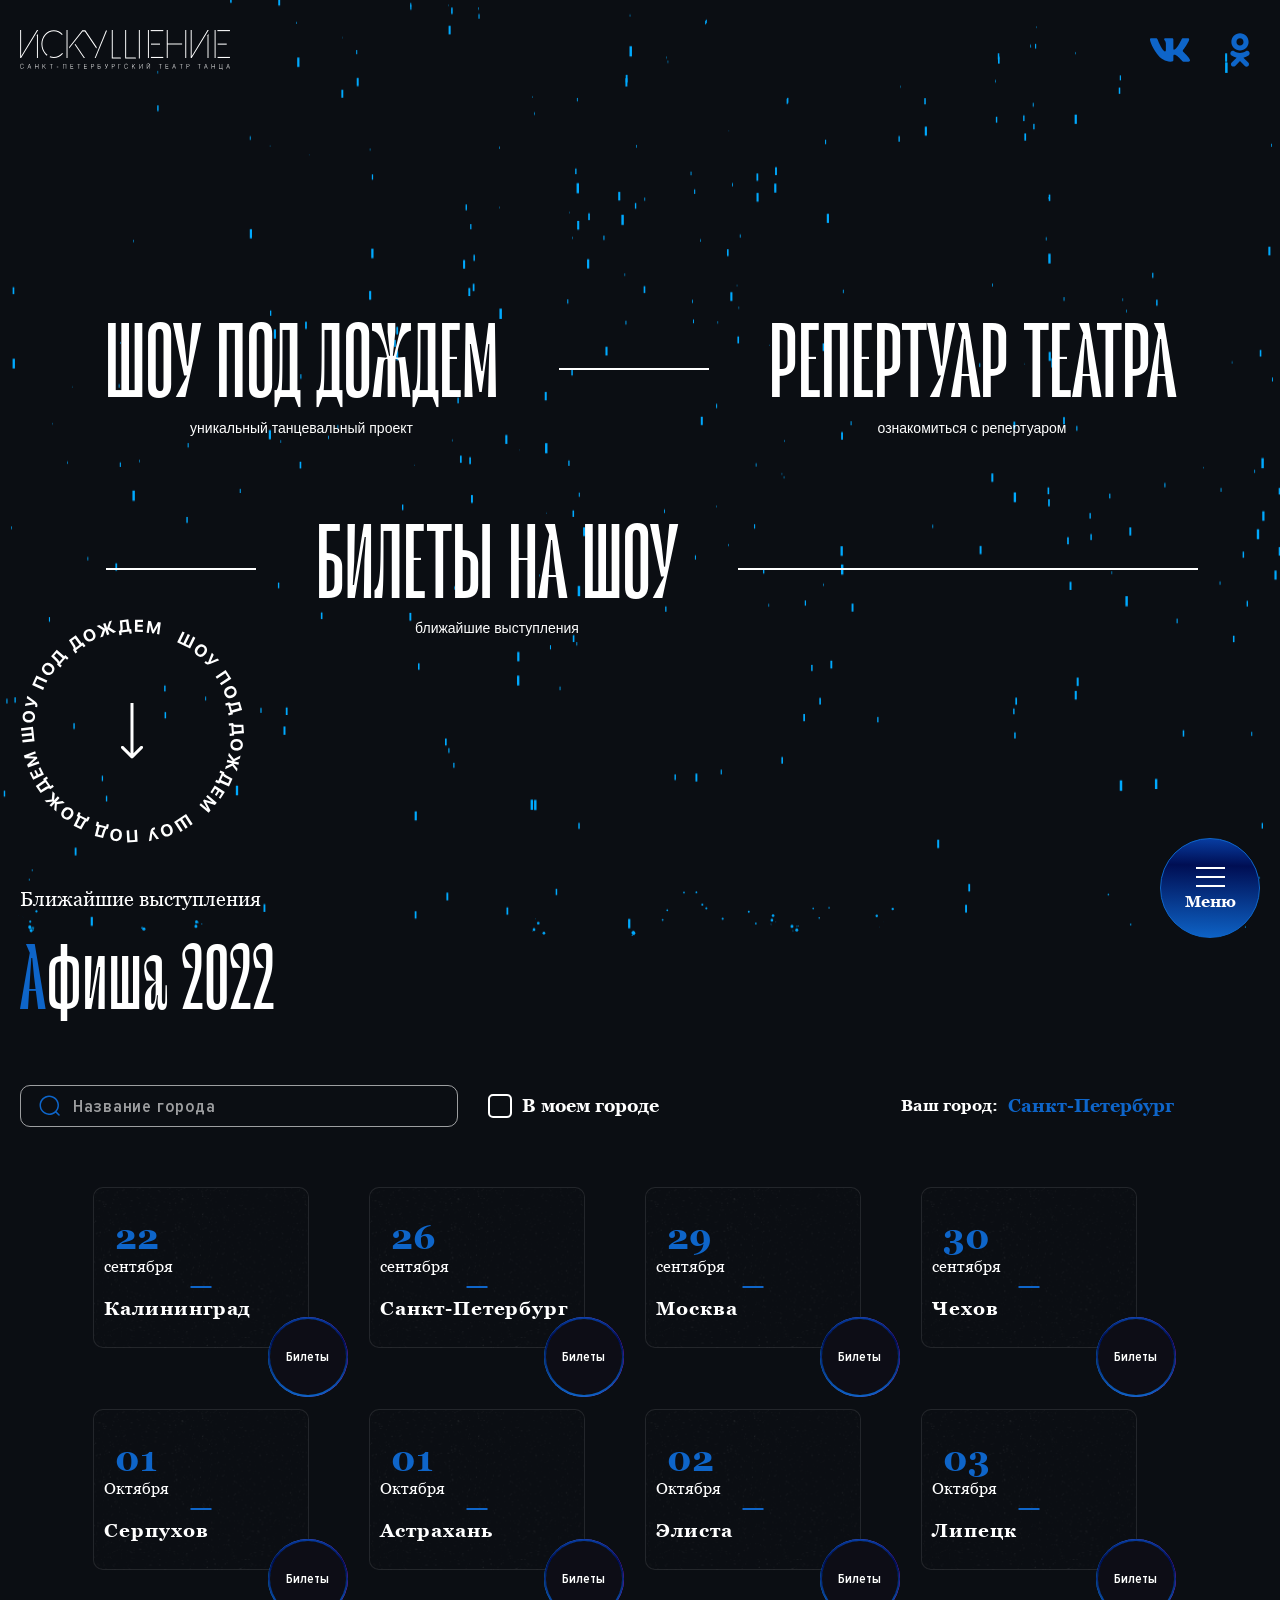
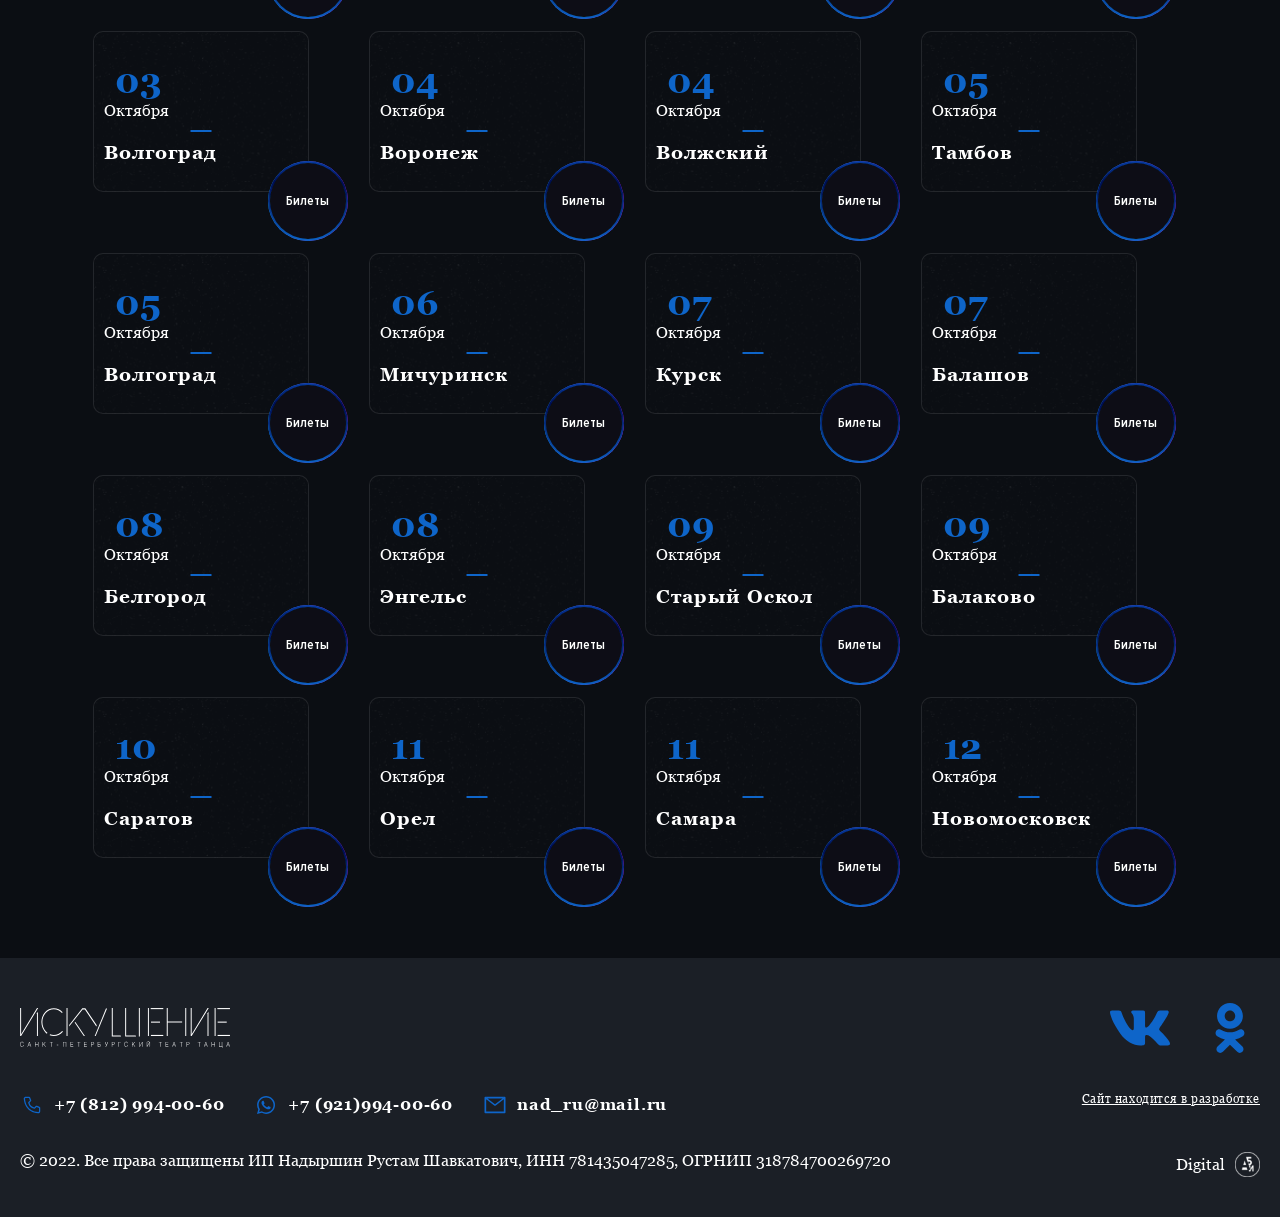
<file: sites/commerce/iskywenie/index.html>
<!DOCTYPE html>
<html lang="ru">
<head>
  <meta charset="UTF-8">
  <meta http-equiv="X-UA-Compatible" content="IE=edge">
  <meta name="viewport" content="width=device-width, initial-scale=1.0">
  <link rel="shortcut icon" href="./img/favicon.png">
  <link rel="preload" href="./fonts/Georgia-Regular.woff" as="font">
  <link rel="preload" href="./fonts/Georgia-Regular.woff2" as="font">
  <link rel="preload" href="./fonts/Georgia-Bold.woff" as="font">
  <link rel="preload" href="./fonts/Georgia-Bold.woff2" as="font">
  <link rel="preload" href="./fonts/ProximaNovaCond-Semibold.woff" as="font">
  <link rel="preload" href="./fonts/ProximaNovaCond-Semibold.woff2" as="font">
  <link rel="preload" href="./fonts/Le-Murmure-Regular.woff" as="font">
  <link rel="preload" href="./fonts/Le-Murmure-Regular.woff2" as="font">
  <link rel="stylesheet" href="./css/main-min.css">
  <title>Искушение</title>
</head>
<body class="loading">
  <div class="page">
    <header class="header">
      <div class="container">
          <div class="header__content">
            <a class="header__logo" href="index.html">
              <img src="./img/logo.svg" alt="Logo">
            </a>
            <ul class="header__soclist">
              <li class="header__soclist-item">
                <a class="header__soclist-link" href="#!">
                  <img src="./img/vk.svg" alt="Вконтакте">
                </a>
              </li>
              <li class="header__soclist-item">
                <a class="header__soclist-link" href="#!">
                  <img src="./img/o.svg" alt="Одноклассники">
                </a>
              </li>
            </ul>
          </div>
      </div>
    </header>
    <main>
      <section class="menu">
         <div class="menu__container">
        <div class="menu__body">
          <div class="menu__top">
            <div class="menu__image">
              <img src="./img/menu-image.png" alt="Картинка">
            </div>
            <ul class="menu__list">
              <li class="menu__item">
                <a class="menu__link" href="#!">
                  Главная
                </a>
              </li>
              <li class="menu__item">
                <a class="menu__link" href="#!">
                  О нас
                </a>
              </li>
              <li class="menu__item">
                <a class="menu__link" href="#!">
                  Галерея
                </a>
              </li>
              <li class="menu__item">
                <a class="menu__link" href="#!">
                  Репертуар
                </a>
              </li>
              <li class="menu__item">
                <a class="menu__link" href="#!">
                  Новости
                </a>
              </li>
            </ul>
          </div>
          <ul class="menu__sok menu-sok">
            <li class="menu-sok__item">
              <a class="menu-sok__link" href="#!">
                <img src="./img/vk.svg" alt="Иконка">
              </a>
            </li>
            <li class="menu-sok__item">
              <a class="menu-sok__link" href="#!">
                <img src="./img/o.svg" alt="Иконка">
              </a>
            </li>
          </ul>
        </div>
            <button class="menu__exit">
              <img src="./img/exit.svg" alt="Иконка">
            </button>
         </div>
      </section>
      <section class="main">
        <div class="main__container container">
          <div class="main__content">
            <div class="grid">
              <div class="grid-items">
                  <div class="grid-items__item grid-items__item_1">
                    <a aria-label="link-1" target="_blank" rel="noopener" draggable="false" class="link w-inline-block" href="#!">
                      <h1 class="grid__title">ШОУ ПОД ДОЖДЕМ</h1>
                      <div class="grid__text">уникальный танцевальный проект</div>
                      <img class="content__img" src="./img/img1.png" alt="Картинка" />
                    </a>
                    <div class="divider"></div>
                  </div>
                  <div class="grid-items__item grid-items__item_2">
                    <div class="divider d4"></div>
              <a aria-label="link-2" target="_blank" rel="noopener" draggable="false" class="link w-inline-block" href="#!">
                <h1 class="grid__title">Репертуар театра</h1>
                <div class="grid__text">ознакомиться с репертуаром</div>
                <img class="content__img" src="./img/img2.png" alt="Картинка" />
              </a>
            </div>
              </div>
              <div class="grid-items g2">
                <div class="divider d2"></div>
                <a aria-label="link-3" target="_blank" rel="noopener" draggable="false" class="link w-inline-block" href="#!">
                  <h1 class="grid__title">Билеты на ШОУ</h1>
                  <div class="grid__text">ближайшие выступления</div>
                  <img class="content__img" src="./img/img3.png" alt="Картинка" />
                </a>
                <div class="divider d3"></div>
              </div>
              <!-- <div class="grid-items__item grid-items__item_absolute-1">
                <a aria-label="link-1" target="_blank" rel="noopener" draggable="false" class="link w-inline-block">
                  <h1 class="grid__title grid__title_opacity">Меня видно?</h1>
                  <div class="grid__text grid__text_opacity">Не видно да?</div>
                  <img class="content__img" src="./img/img4.png" alt="Картинка" />
                </a>
              </div>
              <div class="grid-items__item grid-items__item_absolute-2">
                <a aria-label="link-1" target="_blank" rel="noopener" draggable="false" class="link w-inline-block">
                  <h1 class="grid__title grid__title_opacity">Меня видно?</h1>
                  <div class="grid__text grid__text_opacity">Не видно да?</div>
                  <img class="content__img" src="./img/img5.png" alt="Картинка" />
                </a>
              </div>
              <div class="grid-items__item grid-items__item_absolute-3">
                <a aria-label="link-1" target="_blank" rel="noopener" draggable="false" class="link w-inline-block">
                  <h1 class="grid__title grid__title_opacity">Меня видно?</h1>
                  <div class="grid__text grid__text_opacity">Не видно да?</div>
                  <img class="content__img" src="./img/img6.png" alt="Картинка" />
                </a>
              </div>
              <div class="grid-items__item grid-items__item_absolute-4">
                <a aria-label="link-1" target="_blank" rel="noopener" draggable="false" class="link w-inline-block">
                  <h1 class="grid__title grid__title_opacity">Меня видно?</h1>
                  <div class="grid__text grid__text_opacity">Не видно да?</div>
                  <img class="content__img" src="./img/img7.png" alt="Картинка" />
                </a>
              </div>
              <div class="grid-items__item grid-items__item_absolute-5">
                <a aria-label="link-1" target="_blank" rel="noopener" draggable="false" class="link w-inline-block">
                  <h1 class="grid__title grid__title_opacity">Меня видно?</h1>
                  <div class="grid__text grid__text_opacity">Не видно да?</div>
                  <img class="content__img" src="./img/img8.png" alt="Картинка" />
                </a>
              </div>
              <div class="grid-items__item grid-items__item_absolute-6">
                <a aria-label="link-1" target="_blank" rel="noopener" draggable="false" class="link w-inline-block">
                  <h1 class="grid__title grid__title_opacity">Меня видно?</h1>
                  <div class="grid__text grid__text_opacity">Не видно да?</div>
                  <img class="content__img" src="./img/img9.png" alt="Картинка" />
                </a>
              </div>
              <div class="grid-items__item grid-items__item_absolute-7">
                <a aria-label="link-1" target="_blank" rel="noopener" draggable="false" class="link w-inline-block">
                  <h1 class="grid__title grid__title_opacity">Меня видно?</h1>
                  <div class="grid__text grid__text_opacity">Не видно да?</div>
                  <img class="content__img" src="./img/img10.png" alt="Картинка" />
                </a>
              </div>
              <div class="grid-items__item grid-items__item_absolute-8">
                <a aria-label="link-1" target="_blank" rel="noopener" draggable="false" class="link w-inline-block">
                  <h1 class="grid__title grid__title_opacity">Меня видно?</h1>
                  <div class="grid__text grid__text_opacity">Не видно да?</div>
                  <img class="content__img" src="./img/img11.png" alt="Картинка" />
                </a>
              </div> -->
            </div>
            <div class="images">
              <img class="images__img" src="img/1.jpg" alt="Some image" />
              <img class="images__img" src="img/2.jpg" alt="Some image" />
              <img class="images__img" src="img/3.jpg" alt="Some image" />
              <img class="images__img" src="img/4.jpg" alt="Some image" />
              <img class="images__img" src="img/5.jpg" alt="Some image" />
              <img class="images__img" src="img/6.jpg" alt="Some image" />
              <img class="images__img" src="img/7.jpg" alt="Some image" />
              <img class="images__img" src="img/8.jpg" alt="Some image" />
              <img class="images__img" src="img/9.jpg" alt="Some image" />
              <img class="images__img" src="img/10.jpg" alt="Some image" />
              <img class="images__img" src="img/11.jpg" alt="Some image" />
              <img class="images__img" src="img/12.jpg" alt="Some image" />
              <img class="images__img" src="img/13.jpg" alt="Some image" />
              <img class="images__img" src="img/14.jpg" alt="Some image" />
              <img class="images__img" src="img/15.jpg" alt="Some image" />
            </div>
            <div class="main__item">
              <a class="main__link" href="#afiwa">
                <img src="./img/arrow.svg" alt="Стрелка">
              </a>
              <div class="main__circle">
                <img src="./img/circle.svg" alt="Слова">
              </div>
            </div>
          </div>
          <canvas id="canvas" style="position : absolute; top : 0px; left : 0px; width: 100%; height: 100%;"></canvas>
          <div class="burger-init">
            <button class="burger">
              <span class="burger-line-1"></span>
              <span class="burger-line-2"></span>
              <span class="burger-line-3"></span>
            </button>
            <p class="burger-init__text">
              Меню
            </p>
        </div>
        </div>
      </section>
      <section class="afiwa" id="afiwa">
        <div class="container">
            <div class="afiwa__head">
              <span class="afiwa__span">
                Ближайшие выступления
              </span>
              <h1 class="afiwa__title">
                 <span class="afiwa__title-span">А</span>фиша 2022
              </h1>
            </div>
            <div class="afiwa__top">
              <div class="afiwa__left">
                <div class="afiwa__wrapper-input">
                  <button class="afiwa__button">
                    <img src="./img/search.svg" alt="Поиск">
                  </button>
                  <input class="afiwa__input" type="text" placeholder="Название города">
                </div>
                  <div class="afiwa__wrapper-checkbox">
                    <input class="afiwa__checkbox" type="checkbox">
                    <span class="afiwa__kvadrat"></span>
                    <p class="afiwa__text">
                      В моем городе
                    </p>
                  </div>
              </div>
              <div class="afiwa__right">
                  <p class="afiwa__namecity">
                    Ваш город:
                  </p>
                  <p class="afiwa__city">
                    Санкт-Петербург
                  </p>
              </div>
            </div>
            <ul class="afiwa__list afiwa-list"> 
              <li class="afiwa-list__item">
                <div class="afiwa-list__data">
                  <p class="afiwa-list__data-num">
                    22
                  </p>
                  <p class="afiwa-list__data-month">
                    сентября 
                  </p>
                </div>
                <div class="afiwa-list__line">
                  <span class="afiwa-list__line-item"></span>
                </div>
                <p class="afiwa-list__city">
                  Калининград
                </p>
                <svg xmlns="http://www.w3.org/2000/svg" version="1.1" class="svg-filters">
                  <defs>
                    <filter id="filter-item-1">
                      <feImage xlink:href="img/ripple.png" x="0" y="0" width="0" height="0" result="ripple"></feImage>
                      <feDisplacementMap xChannelSelector="R" yChannelSelector="G" color-interpolation-filters="sRGB" in="SourceGraphic" in2="ripple" scale="20" result="dm" />
                      <feComposite operator="in" in2="ripple"></feComposite>
                      <feComposite in2="SourceGraphic"></feComposite>
                    </filter>
                  </defs>
                </svg>

             <div class="afiwa-list__wrapper-link">
              <a class="afiwa-list__link init-btn-1" href="#!"  style="filter: url('#filter-item-1')">
              Билеты
              </a>
             </div>
              </li>
              <li class="afiwa-list__item">
                <div class="afiwa-list__data">
                  <p class="afiwa-list__data-num">
                    26
                  </p>
                  <p class="afiwa-list__data-month">
                    сентября 
                  </p>
                </div>
                <div class="afiwa-list__line">
                  <span class="afiwa-list__line-item"></span>
                </div>
                <p class="afiwa-list__city">
                  Санкт-Петербург
                </p>
                <svg xmlns="http://www.w3.org/2000/svg" version="1.1" class="svg-filters">
                  <defs>
                    <filter id="filter-item-2">
                      <feImage xlink:href="img/ripple.png" x="0" y="0" width="0" height="0" result="ripple"></feImage>
                      <feDisplacementMap xChannelSelector="R" yChannelSelector="G" color-interpolation-filters="sRGB" in="SourceGraphic" in2="ripple" scale="20" result="dm" />
                      <feComposite operator="in" in2="ripple"></feComposite>
                      <feComposite in2="SourceGraphic"></feComposite>
                    </filter>
                  </defs>
                </svg>

             <div class="afiwa-list__wrapper-link">
              <a class="afiwa-list__link init-btn-2" href="#!"  style="filter: url('#filter-item-2')">
              Билеты
              </a>
             </div>
              </li>
              <li class="afiwa-list__item">
                <div class="afiwa-list__data">
                  <p class="afiwa-list__data-num">
                    29
                  </p>
                  <p class="afiwa-list__data-month">
                    сентября 
                  </p>
                </div>
                <div class="afiwa-list__line">
                  <span class="afiwa-list__line-item"></span>
                </div>
                <p class="afiwa-list__city">
                  Москва
                </p>
                <svg xmlns="http://www.w3.org/2000/svg" version="1.1" class="svg-filters">
                  <defs>
                    <filter id="filter-item-3">
                      <feImage xlink:href="img/ripple.png" x="0" y="0" width="0" height="0" result="ripple"></feImage>
                      <feDisplacementMap xChannelSelector="R" yChannelSelector="G" color-interpolation-filters="sRGB" in="SourceGraphic" in2="ripple" scale="20" result="dm" />
                      <feComposite operator="in" in2="ripple"></feComposite>
                      <feComposite in2="SourceGraphic"></feComposite>
                    </filter>
                  </defs>
                </svg>

             <div class="afiwa-list__wrapper-link">
              <a class="afiwa-list__link init-btn-3" href="#!"  style="filter: url('#filter-item-3')">
              Билеты
              </a>
             </div>
              </li>
              <li class="afiwa-list__item">
                <div class="afiwa-list__data">
                  <p class="afiwa-list__data-num">
                    30
                  </p>
                  <p class="afiwa-list__data-month">
                    сентября 
                  </p>
                </div>
                <div class="afiwa-list__line">
                  <span class="afiwa-list__line-item"></span>
                </div>
                <p class="afiwa-list__city">
                 Чехов
                </p>
                <svg xmlns="http://www.w3.org/2000/svg" version="1.1" class="svg-filters">
                  <defs>
                    <filter id="filter-item-4">
                      <feImage xlink:href="img/ripple.png" x="0" y="0" width="0" height="0" result="ripple"></feImage>
                      <feDisplacementMap xChannelSelector="R" yChannelSelector="G" color-interpolation-filters="sRGB" in="SourceGraphic" in2="ripple" scale="20" result="dm" />
                      <feComposite operator="in" in2="ripple"></feComposite>
                      <feComposite in2="SourceGraphic"></feComposite>
                    </filter>
                  </defs>
                </svg>

             <div class="afiwa-list__wrapper-link">
              <a class="afiwa-list__link init-btn-4" href="#!"  style="filter: url('#filter-item-4')">
              Билеты
              </a>
             </div>
              </li>
              <li class="afiwa-list__item">
                <div class="afiwa-list__data">
                  <p class="afiwa-list__data-num">
                    01
                  </p>
                  <p class="afiwa-list__data-month">
                    Октября 
                  </p>
                </div>
                <div class="afiwa-list__line">
                  <span class="afiwa-list__line-item"></span>
                </div>
                <p class="afiwa-list__city">
                  Серпухов
                </p>
                <svg xmlns="http://www.w3.org/2000/svg" version="1.1" class="svg-filters">
                  <defs>
                    <filter id="filter-item-5">
                      <feImage xlink:href="img/ripple.png" x="0" y="0" width="0" height="0" result="ripple"></feImage>
                      <feDisplacementMap xChannelSelector="R" yChannelSelector="G" color-interpolation-filters="sRGB" in="SourceGraphic" in2="ripple" scale="20" result="dm" />
                      <feComposite operator="in" in2="ripple"></feComposite>
                      <feComposite in2="SourceGraphic"></feComposite>
                    </filter>
                  </defs>
                </svg>

             <div class="afiwa-list__wrapper-link">
              <a class="afiwa-list__link init-btn-5" href="#!"  style="filter: url('#filter-item-5')">
              Билеты
              </a>
             </div>
              </li>
              <li class="afiwa-list__item">
                <div class="afiwa-list__data">
                  <p class="afiwa-list__data-num">
                    01
                  </p>
                  <p class="afiwa-list__data-month">
                    Октября 
                  </p>
                </div>
                <div class="afiwa-list__line">
                  <span class="afiwa-list__line-item"></span>
                </div>
                <p class="afiwa-list__city">
                  Астрахань
                </p>
                <svg xmlns="http://www.w3.org/2000/svg" version="1.1" class="svg-filters">
                  <defs>
                    <filter id="filter-item-6">
                      <feImage xlink:href="img/ripple.png" x="0" y="0" width="0" height="0" result="ripple"></feImage>
                      <feDisplacementMap xChannelSelector="R" yChannelSelector="G" color-interpolation-filters="sRGB" in="SourceGraphic" in2="ripple" scale="20" result="dm" />
                      <feComposite operator="in" in2="ripple"></feComposite>
                      <feComposite in2="SourceGraphic"></feComposite>
                    </filter>
                  </defs>
                </svg>

             <div class="afiwa-list__wrapper-link">
              <a class="afiwa-list__link init-btn-6" href="#!"  style="filter: url('#filter-item-6')">
              Билеты
              </a>
             </div>
              </li>
              <li class="afiwa-list__item">
                <div class="afiwa-list__data">
                  <p class="afiwa-list__data-num">
                    02
                  </p>
                  <p class="afiwa-list__data-month">
                    Октября 
                  </p>
                </div>
                <div class="afiwa-list__line">
                  <span class="afiwa-list__line-item"></span>
                </div>
                <p class="afiwa-list__city">
                  Элиста
                </p>
                <svg xmlns="http://www.w3.org/2000/svg" version="1.1" class="svg-filters">
                  <defs>
                    <filter id="filter-item-7">
                      <feImage xlink:href="img/ripple.png" x="0" y="0" width="0" height="0" result="ripple"></feImage>
                      <feDisplacementMap xChannelSelector="R" yChannelSelector="G" color-interpolation-filters="sRGB" in="SourceGraphic" in2="ripple" scale="20" result="dm" />
                      <feComposite operator="in" in2="ripple"></feComposite>
                      <feComposite in2="SourceGraphic"></feComposite>
                    </filter>
                  </defs>
                </svg>

             <div class="afiwa-list__wrapper-link">
              <a class="afiwa-list__link init-btn-7" href="#!"  style="filter: url('#filter-item-7')">
              Билеты
              </a>
             </div>
              </li>
              <li class="afiwa-list__item">
                <div class="afiwa-list__data">
                  <p class="afiwa-list__data-num">
                    03
                  </p>
                  <p class="afiwa-list__data-month">
                    Октября 
                  </p>
                </div>
                <div class="afiwa-list__line">
                  <span class="afiwa-list__line-item"></span>
                </div>
                <p class="afiwa-list__city">
                  Липецк
                </p>
                <svg xmlns="http://www.w3.org/2000/svg" version="1.1" class="svg-filters">
                  <defs>
                    <filter id="filter-item-8">
                      <feImage xlink:href="img/ripple.png" x="0" y="0" width="0" height="0" result="ripple"></feImage>
                      <feDisplacementMap xChannelSelector="R" yChannelSelector="G" color-interpolation-filters="sRGB" in="SourceGraphic" in2="ripple" scale="20" result="dm" />
                      <feComposite operator="in" in2="ripple"></feComposite>
                      <feComposite in2="SourceGraphic"></feComposite>
                    </filter>
                  </defs>
                </svg>

             <div class="afiwa-list__wrapper-link">
              <a class="afiwa-list__link init-btn-8" href="#!"  style="filter: url('#filter-item-8')">
              Билеты
              </a>
             </div>
              </li>
              <li class="afiwa-list__item">
                <div class="afiwa-list__data">
                  <p class="afiwa-list__data-num">
                    03
                  </p>
                  <p class="afiwa-list__data-month">
                    Октября 
                  </p>
                </div>
                <div class="afiwa-list__line">
                  <span class="afiwa-list__line-item"></span>
                </div>
                <p class="afiwa-list__city">
                  Волгоград
                </p>
                <svg xmlns="http://www.w3.org/2000/svg" version="1.1" class="svg-filters">
                  <defs>
                    <filter id="filter-item-9">
                      <feImage xlink:href="img/ripple.png" x="0" y="0" width="0" height="0" result="ripple"></feImage>
                      <feDisplacementMap xChannelSelector="R" yChannelSelector="G" color-interpolation-filters="sRGB" in="SourceGraphic" in2="ripple" scale="20" result="dm" />
                      <feComposite operator="in" in2="ripple"></feComposite>
                      <feComposite in2="SourceGraphic"></feComposite>
                    </filter>
                  </defs>
                </svg>

             <div class="afiwa-list__wrapper-link">
              <a class="afiwa-list__link init-btn-9" href="#!"  style="filter: url('#filter-item-9')">
              Билеты
              </a>
             </div>
              </li>
              <li class="afiwa-list__item">
                <div class="afiwa-list__data">
                  <p class="afiwa-list__data-num">
                    04
                  </p>
                  <p class="afiwa-list__data-month">
                    Октября 
                  </p>
                </div>
                <div class="afiwa-list__line">
                  <span class="afiwa-list__line-item"></span>
                </div>
                <p class="afiwa-list__city">
                  Воронеж
                </p>
                <svg xmlns="http://www.w3.org/2000/svg" version="1.1" class="svg-filters">
                  <defs>
                    <filter id="filter-item-10">
                      <feImage xlink:href="img/ripple.png" x="0" y="0" width="0" height="0" result="ripple"></feImage>
                      <feDisplacementMap xChannelSelector="R" yChannelSelector="G" color-interpolation-filters="sRGB" in="SourceGraphic" in2="ripple" scale="20" result="dm" />
                      <feComposite operator="in" in2="ripple"></feComposite>
                      <feComposite in2="SourceGraphic"></feComposite>
                    </filter>
                  </defs>
                </svg>

             <div class="afiwa-list__wrapper-link">
              <a class="afiwa-list__link init-btn-10" href="#!"  style="filter: url('#filter-item-10')">
              Билеты
              </a>
             </div>
              </li>
              <li class="afiwa-list__item">
                <div class="afiwa-list__data">
                  <p class="afiwa-list__data-num">
                    04
                  </p>
                  <p class="afiwa-list__data-month">
                    Октября 
                  </p>
                </div>
                <div class="afiwa-list__line">
                  <span class="afiwa-list__line-item"></span>
                </div>
                <p class="afiwa-list__city">
                  Волжский
                </p>
                <svg xmlns="http://www.w3.org/2000/svg" version="1.1" class="svg-filters">
                  <defs>
                    <filter id="filter-item-11">
                      <feImage xlink:href="img/ripple.png" x="0" y="0" width="0" height="0" result="ripple"></feImage>
                      <feDisplacementMap xChannelSelector="R" yChannelSelector="G" color-interpolation-filters="sRGB" in="SourceGraphic" in2="ripple" scale="20" result="dm" />
                      <feComposite operator="in" in2="ripple"></feComposite>
                      <feComposite in2="SourceGraphic"></feComposite>
                    </filter>
                  </defs>
                </svg>

             <div class="afiwa-list__wrapper-link">
              <a class="afiwa-list__link init-btn-11" href="#!"  style="filter: url('#filter-item-11')">
              Билеты
              </a>
             </div>
              </li>
              <li class="afiwa-list__item">
                <div class="afiwa-list__data">
                  <p class="afiwa-list__data-num">
                    05
                  </p>
                  <p class="afiwa-list__data-month">
                    Октября 
                  </p>
                </div>
                <div class="afiwa-list__line">
                  <span class="afiwa-list__line-item"></span>
                </div>
                <p class="afiwa-list__city">
                  Тамбов
                </p>
                <svg xmlns="http://www.w3.org/2000/svg" version="1.1" class="svg-filters">
                  <defs>
                    <filter id="filter-item-12">
                      <feImage xlink:href="img/ripple.png" x="0" y="0" width="0" height="0" result="ripple"></feImage>
                      <feDisplacementMap xChannelSelector="R" yChannelSelector="G" color-interpolation-filters="sRGB" in="SourceGraphic" in2="ripple" scale="20" result="dm" />
                      <feComposite operator="in" in2="ripple"></feComposite>
                      <feComposite in2="SourceGraphic"></feComposite>
                    </filter>
                  </defs>
                </svg>

             <div class="afiwa-list__wrapper-link">
              <a class="afiwa-list__link init-btn-12" href="#!"  style="filter: url('#filter-item-12')">
              Билеты
              </a>
             </div>
              </li>
              <li class="afiwa-list__item">
                <div class="afiwa-list__data">
                  <p class="afiwa-list__data-num">
                    05
                  </p>
                  <p class="afiwa-list__data-month">
                    Октября 
                  </p>
                </div>
                <div class="afiwa-list__line">
                  <span class="afiwa-list__line-item"></span>
                </div>
                <p class="afiwa-list__city">
                  Волгоград
                </p>
                <svg xmlns="http://www.w3.org/2000/svg" version="1.1" class="svg-filters">
                  <defs>
                    <filter id="filter-item-13">
                      <feImage xlink:href="img/ripple.png" x="0" y="0" width="0" height="0" result="ripple"></feImage>
                      <feDisplacementMap xChannelSelector="R" yChannelSelector="G" color-interpolation-filters="sRGB" in="SourceGraphic" in2="ripple" scale="20" result="dm" />
                      <feComposite operator="in" in2="ripple"></feComposite>
                      <feComposite in2="SourceGraphic"></feComposite>
                    </filter>
                  </defs>
                </svg>

             <div class="afiwa-list__wrapper-link">
              <a class="afiwa-list__link init-btn-13" href="#!"  style="filter: url('#filter-item-13')">
              Билеты
              </a>
             </div>
              </li>
              <li class="afiwa-list__item">
                <div class="afiwa-list__data">
                  <p class="afiwa-list__data-num">
                    06
                  </p>
                  <p class="afiwa-list__data-month">
                    Октября 
                  </p>
                </div>
                <div class="afiwa-list__line">
                  <span class="afiwa-list__line-item"></span>
                </div>
                <p class="afiwa-list__city">
                  Мичуринск
                </p>
                <svg xmlns="http://www.w3.org/2000/svg" version="1.1" class="svg-filters">
                  <defs>
                    <filter id="filter-item-14">
                      <feImage xlink:href="img/ripple.png" x="0" y="0" width="0" height="0" result="ripple"></feImage>
                      <feDisplacementMap xChannelSelector="R" yChannelSelector="G" color-interpolation-filters="sRGB" in="SourceGraphic" in2="ripple" scale="20" result="dm" />
                      <feComposite operator="in" in2="ripple"></feComposite>
                      <feComposite in2="SourceGraphic"></feComposite>
                    </filter>
                  </defs>
                </svg>

             <div class="afiwa-list__wrapper-link">
              <a class="afiwa-list__link init-btn-14" href="#!"  style="filter: url('#filter-item-14')">
              Билеты
              </a>
             </div>
              </li>
              <li class="afiwa-list__item">
                <div class="afiwa-list__data">
                  <p class="afiwa-list__data-num">
                    07
                  </p>
                  <p class="afiwa-list__data-month">
                    Октября 
                  </p>
                </div>
                <div class="afiwa-list__line">
                  <span class="afiwa-list__line-item"></span>
                </div>
                <p class="afiwa-list__city">
                  Курск
                </p>
                <svg xmlns="http://www.w3.org/2000/svg" version="1.1" class="svg-filters">
                  <defs>
                    <filter id="filter-item-15">
                      <feImage xlink:href="img/ripple.png" x="0" y="0" width="0" height="0" result="ripple"></feImage>
                      <feDisplacementMap xChannelSelector="R" yChannelSelector="G" color-interpolation-filters="sRGB" in="SourceGraphic" in2="ripple" scale="20" result="dm" />
                      <feComposite operator="in" in2="ripple"></feComposite>
                      <feComposite in2="SourceGraphic"></feComposite>
                    </filter>
                  </defs>
                </svg>

             <div class="afiwa-list__wrapper-link">
              <a class="afiwa-list__link init-btn-15" href="#!"  style="filter: url('#filter-item-15')">
              Билеты
              </a>
             </div>
              </li>
              <li class="afiwa-list__item">
                <div class="afiwa-list__data">
                  <p class="afiwa-list__data-num">
                    07
                  </p>
                  <p class="afiwa-list__data-month">
                    Октября 
                  </p>
                </div>
                <div class="afiwa-list__line">
                  <span class="afiwa-list__line-item"></span>
                </div>
                <p class="afiwa-list__city">
                  Балашов
                </p>
                <svg xmlns="http://www.w3.org/2000/svg" version="1.1" class="svg-filters">
                  <defs>
                    <filter id="filter-item-16">
                      <feImage xlink:href="img/ripple.png" x="0" y="0" width="0" height="0" result="ripple"></feImage>
                      <feDisplacementMap xChannelSelector="R" yChannelSelector="G" color-interpolation-filters="sRGB" in="SourceGraphic" in2="ripple" scale="20" result="dm" />
                      <feComposite operator="in" in2="ripple"></feComposite>
                      <feComposite in2="SourceGraphic"></feComposite>
                    </filter>
                  </defs>
                </svg>

             <div class="afiwa-list__wrapper-link">
              <a class="afiwa-list__link init-btn-16" href="#!"  style="filter: url('#filter-item-16')">
              Билеты
              </a>
             </div>
              </li>
              <li class="afiwa-list__item">
                <div class="afiwa-list__data">
                  <p class="afiwa-list__data-num">
                    08
                  </p>
                  <p class="afiwa-list__data-month">
                    Октября 
                  </p>
                </div>
                <div class="afiwa-list__line">
                  <span class="afiwa-list__line-item"></span>
                </div>
                <p class="afiwa-list__city">
                  Белгород
                </p>
                <svg xmlns="http://www.w3.org/2000/svg" version="1.1" class="svg-filters">
                  <defs>
                    <filter id="filter-item-17">
                      <feImage xlink:href="img/ripple.png" x="0" y="0" width="0" height="0" result="ripple"></feImage>
                      <feDisplacementMap xChannelSelector="R" yChannelSelector="G" color-interpolation-filters="sRGB" in="SourceGraphic" in2="ripple" scale="20" result="dm" />
                      <feComposite operator="in" in2="ripple"></feComposite>
                      <feComposite in2="SourceGraphic"></feComposite>
                    </filter>
                  </defs>
                </svg>

             <div class="afiwa-list__wrapper-link">
              <a class="afiwa-list__link init-btn-17" href="#!"  style="filter: url('#filter-item-17')">
              Билеты
              </a>
             </div>
              </li>
              <li class="afiwa-list__item">
                <div class="afiwa-list__data">
                  <p class="afiwa-list__data-num">
                    08
                  </p>
                  <p class="afiwa-list__data-month">
                    Октября 
                  </p>
                </div>
                <div class="afiwa-list__line">
                  <span class="afiwa-list__line-item"></span>
                </div>
                <p class="afiwa-list__city">
                  Энгельс
                </p>
                <svg xmlns="http://www.w3.org/2000/svg" version="1.1" class="svg-filters">
                  <defs>
                    <filter id="filter-item-18">
                      <feImage xlink:href="img/ripple.png" x="0" y="0" width="0" height="0" result="ripple"></feImage>
                      <feDisplacementMap xChannelSelector="R" yChannelSelector="G" color-interpolation-filters="sRGB" in="SourceGraphic" in2="ripple" scale="20" result="dm" />
                      <feComposite operator="in" in2="ripple"></feComposite>
                      <feComposite in2="SourceGraphic"></feComposite>
                    </filter>
                  </defs>
                </svg>

             <div class="afiwa-list__wrapper-link">
              <a class="afiwa-list__link init-btn-18" href="#!"  style="filter: url('#filter-item-18')">
              Билеты
              </a>
             </div>
              </li>
              <li class="afiwa-list__item">
                <div class="afiwa-list__data">
                  <p class="afiwa-list__data-num">
                    09
                  </p>
                  <p class="afiwa-list__data-month">
                    Октября 
                  </p>
                </div>
                <div class="afiwa-list__line">
                  <span class="afiwa-list__line-item"></span>
                </div>
                <p class="afiwa-list__city">
                  Старый Оскол
                </p>
                <svg xmlns="http://www.w3.org/2000/svg" version="1.1" class="svg-filters">
                  <defs>
                    <filter id="filter-item-19">
                      <feImage xlink:href="img/ripple.png" x="0" y="0" width="0" height="0" result="ripple"></feImage>
                      <feDisplacementMap xChannelSelector="R" yChannelSelector="G" color-interpolation-filters="sRGB" in="SourceGraphic" in2="ripple" scale="20" result="dm" />
                      <feComposite operator="in" in2="ripple"></feComposite>
                      <feComposite in2="SourceGraphic"></feComposite>
                    </filter>
                  </defs>
                </svg>

             <div class="afiwa-list__wrapper-link">
              <a class="afiwa-list__link init-btn-19" href="#!"  style="filter: url('#filter-item-19')">
              Билеты
              </a>
             </div>
              </li>
              <li class="afiwa-list__item">
                <div class="afiwa-list__data">
                  <p class="afiwa-list__data-num">
                    09
                  </p>
                  <p class="afiwa-list__data-month">
                    Октября 
                  </p>
                </div>
                <div class="afiwa-list__line">
                  <span class="afiwa-list__line-item"></span>
                </div>
                <p class="afiwa-list__city">
                  Балаково
                </p>
                <svg xmlns="http://www.w3.org/2000/svg" version="1.1" class="svg-filters">
                  <defs>
                    <filter id="filter-item-20">
                      <feImage xlink:href="img/ripple.png" x="0" y="0" width="0" height="0" result="ripple"></feImage>
                      <feDisplacementMap xChannelSelector="R" yChannelSelector="G" color-interpolation-filters="sRGB" in="SourceGraphic" in2="ripple" scale="20" result="dm" />
                      <feComposite operator="in" in2="ripple"></feComposite>
                      <feComposite in2="SourceGraphic"></feComposite>
                    </filter>
                  </defs>
                </svg>

             <div class="afiwa-list__wrapper-link">
              <a class="afiwa-list__link init-btn-20" href="#!"  style="filter: url('#filter-item-20')">
              Билеты
              </a>
             </div>
              </li>
              <li class="afiwa-list__item">
                <div class="afiwa-list__data">
                  <p class="afiwa-list__data-num">
                    10
                  </p>
                  <p class="afiwa-list__data-month">
                    Октября 
                  </p>
                </div>
                <div class="afiwa-list__line">
                  <span class="afiwa-list__line-item"></span>
                </div>
                <p class="afiwa-list__city">
                  Саратов
                </p>
                <svg xmlns="http://www.w3.org/2000/svg" version="1.1" class="svg-filters">
                  <defs>
                    <filter id="filter-item-21">
                      <feImage xlink:href="img/ripple.png" x="0" y="0" width="0" height="0" result="ripple"></feImage>
                      <feDisplacementMap xChannelSelector="R" yChannelSelector="G" color-interpolation-filters="sRGB" in="SourceGraphic" in2="ripple" scale="20" result="dm" />
                      <feComposite operator="in" in2="ripple"></feComposite>
                      <feComposite in2="SourceGraphic"></feComposite>
                    </filter>
                  </defs>
                </svg>

             <div class="afiwa-list__wrapper-link">
              <a class="afiwa-list__link init-btn-21" href="#!"  style="filter: url('#filter-item-21')">
              Билеты
              </a>
             </div>
              </li>
              <li class="afiwa-list__item">
                <div class="afiwa-list__data">
                  <p class="afiwa-list__data-num">
                    11
                  </p>
                  <p class="afiwa-list__data-month">
                    Октября 
                  </p>
                </div>
                <div class="afiwa-list__line">
                  <span class="afiwa-list__line-item"></span>
                </div>
                <p class="afiwa-list__city">
                  Орел
                </p>
                <svg xmlns="http://www.w3.org/2000/svg" version="1.1" class="svg-filters">
                  <defs>
                    <filter id="filter-item-22">
                      <feImage xlink:href="img/ripple.png" x="0" y="0" width="0" height="0" result="ripple"></feImage>
                      <feDisplacementMap xChannelSelector="R" yChannelSelector="G" color-interpolation-filters="sRGB" in="SourceGraphic" in2="ripple" scale="20" result="dm" />
                      <feComposite operator="in" in2="ripple"></feComposite>
                      <feComposite in2="SourceGraphic"></feComposite>
                    </filter>
                  </defs>
                </svg>

             <div class="afiwa-list__wrapper-link">
              <a class="afiwa-list__link init-btn-22" href="#!"  style="filter: url('#filter-item-22')">
              Билеты
              </a>
             </div>
              </li>
              <li class="afiwa-list__item">
                <div class="afiwa-list__data">
                  <p class="afiwa-list__data-num">
                    11
                  </p>
                  <p class="afiwa-list__data-month">
                    Октября 
                  </p>
                </div>
                <div class="afiwa-list__line">
                  <span class="afiwa-list__line-item"></span>
                </div>
                <p class="afiwa-list__city">
                  Самара
                </p>
                <svg xmlns="http://www.w3.org/2000/svg" version="1.1" class="svg-filters">
                  <defs>
                    <filter id="filter-item-23">
                      <feImage xlink:href="img/ripple.png" x="0" y="0" width="0" height="0" result="ripple"></feImage>
                      <feDisplacementMap xChannelSelector="R" yChannelSelector="G" color-interpolation-filters="sRGB" in="SourceGraphic" in2="ripple" scale="20" result="dm" />
                      <feComposite operator="in" in2="ripple"></feComposite>
                      <feComposite in2="SourceGraphic"></feComposite>
                    </filter>
                  </defs>
                </svg>

             <div class="afiwa-list__wrapper-link">
              <a class="afiwa-list__link init-btn-23" href="#!"  style="filter: url('#filter-item-23')">
              Билеты
              </a>
             </div>
              </li>
              <li class="afiwa-list__item">
                <div class="afiwa-list__data">
                  <p class="afiwa-list__data-num">
                    12
                  </p>
                  <p class="afiwa-list__data-month">
                    Октября 
                  </p>
                </div>
                <div class="afiwa-list__line">
                  <span class="afiwa-list__line-item"></span>
                </div>
                <p class="afiwa-list__city">
                  Новомосковск
                </p>
                <svg xmlns="http://www.w3.org/2000/svg" version="1.1" class="svg-filters">
                  <defs>
                    <filter id="filter-item-24">
                      <feImage xlink:href="img/ripple.png" x="0" y="0" width="0" height="0" result="ripple"></feImage>
                      <feDisplacementMap xChannelSelector="R" yChannelSelector="G" color-interpolation-filters="sRGB" in="SourceGraphic" in2="ripple" scale="20" result="dm" />
                      <feComposite operator="in" in2="ripple"></feComposite>
                      <feComposite in2="SourceGraphic"></feComposite>
                    </filter>
                  </defs>
                </svg>

             <div class="afiwa-list__wrapper-link">
              <a class="afiwa-list__link init-btn-24" href="#!"  style="filter: url('#filter-item-24')">
              Билеты
              </a>
             </div>
              </li>
            </ul>
        </div>
      </section>
    </main>
    <footer class="footer">
      <div class="container">
        <div class="footer__top">
          <a class="footer__logo" href="index.html">
            <img src="./img/logo.svg" alt="Логотип сайта">
          </a>
          <ul class="footer__soclist">
            <li class="footer__soclist-item">
              <a class="footer__soclist-link" href="#!">
                <img src="./img/vk.svg" alt="Вконтакте">
              </a>
            </li>
            <li class="footer__soclist-item">
              <a class="footer__soclist-link" href="#!">
                <img src="./img/o.svg" alt="Одноклассники">
              </a>
            </li>
          </ul>
        </div>
        <div class="footer__middle">
          <ul class="footer__connection">
            <li class="footer__connection-item">
              <span class="footer__connection-icon">
                <img src="./img/icon-1.svg" alt="Иконка">
              </span>
              <a class="footer__connection-link" href="tel:+78129940060">
                +7 (812) 994-00-60
              </a>
            </li>
            <li class="footer__connection-item">
              <span class="footer__connection-icon">
                <img src="./img/icon-2.svg" alt="Иконка">
              </span>
              <a class="footer__connection-link" href="tel:+79219940060">
                +7 (921)994-00-60
              </a>
            </li>
            <li class="footer__connection-item">
              <span class="footer__connection-icon">
                <img src="./img/icon-3.svg" alt="Иконка">
              </span>
              <a class="footer__connection-link" href="mailto:nad_ru@mail.ru">
                nad_ru@mail.ru
              </a>
            </li>
          </ul>
          <p class="footer__info">
            Сайт находится в разработке
          </p>
        </div>
        <div class="footer__bottom">
          <p class="footer__text">
            © 2022. Все права защищены ИП Надыршин Рустам Шавкатович, ИНН 781435047285, ОГРНИП 318784700269720
          </p>
            <a class="footer__link-developer" href="#!">
              Digital
              <span>
                <img src="./img/digital.svg" alt="Разработчик">
              </span>
            </a>
        </div>
      </div>
    </footer>
  </div>
  <script src="./resources/smooth-scroll/smooth-scroll.js"></script>
  <script type="text/javascript" src="http://sheepeuh.com/rain/dat.gui.js"></script>
  <script src="./js/modules/canvas.js"></script>
  <!-- <script src="./resources/cart/three.min.js"></script>  первый вариант -->
  <!-- <script src="./resources/cart/TweenLite.min.js"></script>      первый вариант -->
  <!-- <script src="./resources/cart/Math.js"></script>     первый вариант -->
   <!-- <script src="./resources/cart/EffectShell.js"></script>    первый вариант -->
  <!-- <script src="./resources/cart/RGBShiftEffect.js"></script>  первый вариант -->
  <!-- <script src="./resources/cart/imagesloaded.pkgd.min.js"></script>  первый вариант -->
  <!-- <script src="./resources/TweenMax.min.js"></script> -->
  <script src="./resources/imagesloaded2.pkgd.min.js"></script>
  <script src="./resources/TweenMax2.min.js"></script>
  <script src="./js/modules/demo2.js"></script>
  <script src="./js/main.js"></script>
  <script>
    // первый вариант
    // const container = document.body
    // const itemsWrapper = document.querySelector('.grid')
  
    //   // Preload images
    //   const preloadImages = () => {
    //       return new Promise((resolve, reject) => {
    //           imagesLoaded(document.querySelectorAll('img'), resolve);
    //       });
    //   };
    //   // And then..
    //   preloadImages().then(() => {
    //       // Remove the loader
    //       document.body.classList.remove('loading');
    //       const effect = new RGBShiftEffect(container, itemsWrapper, { strength: 0.25 })
    // });

    </script>
</body>
</html>
</file>
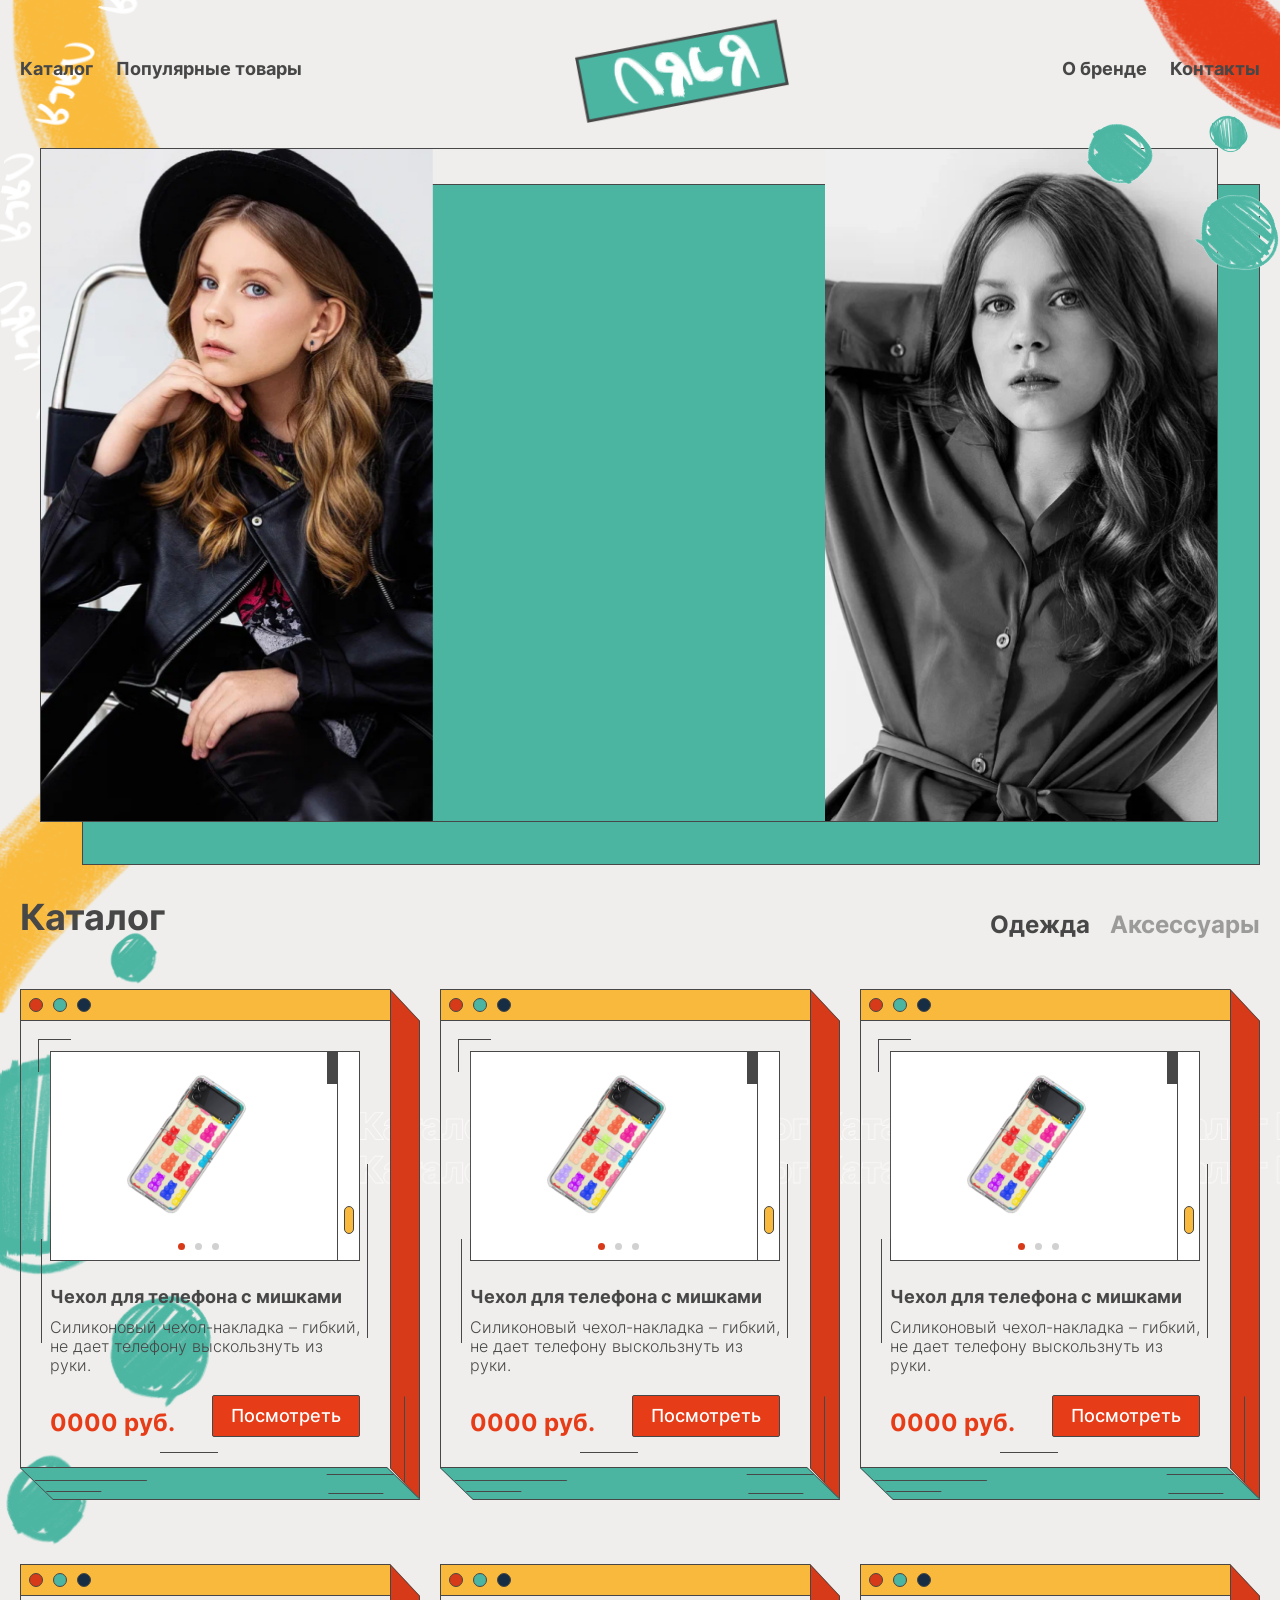
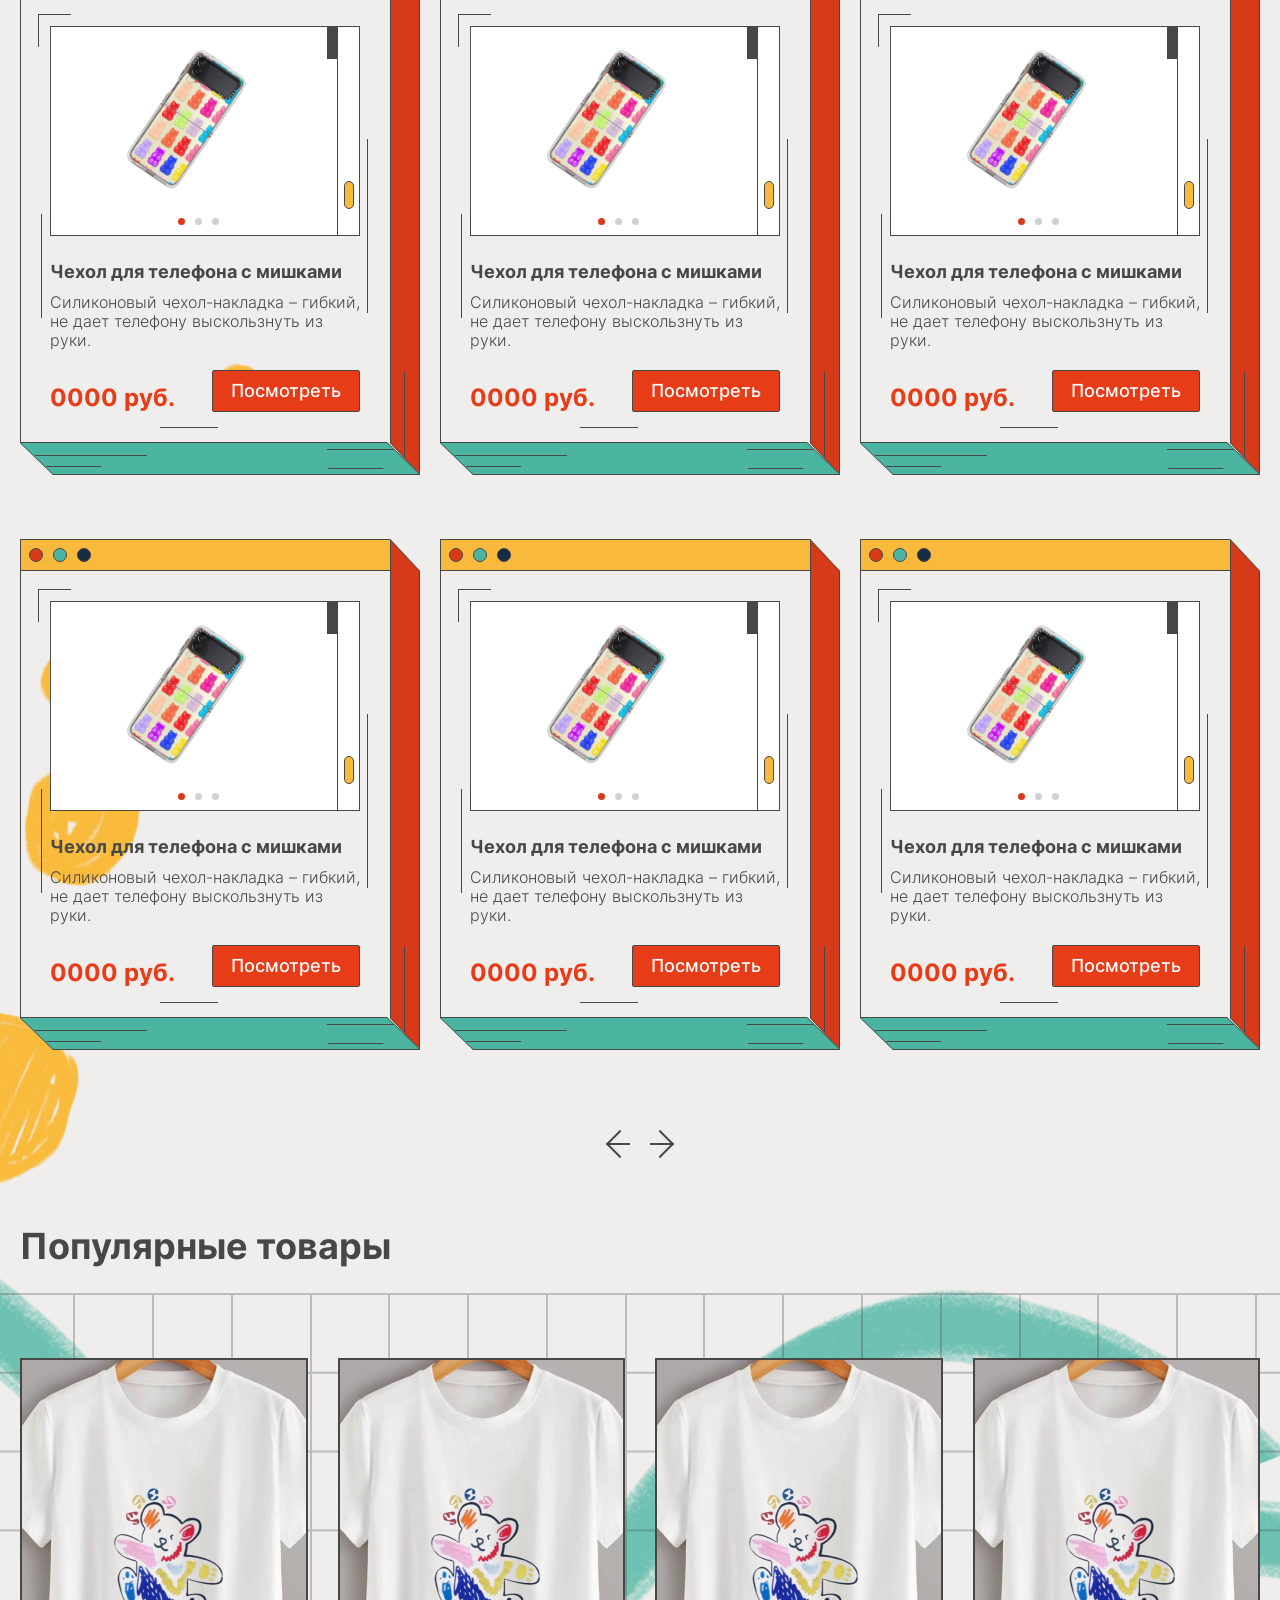
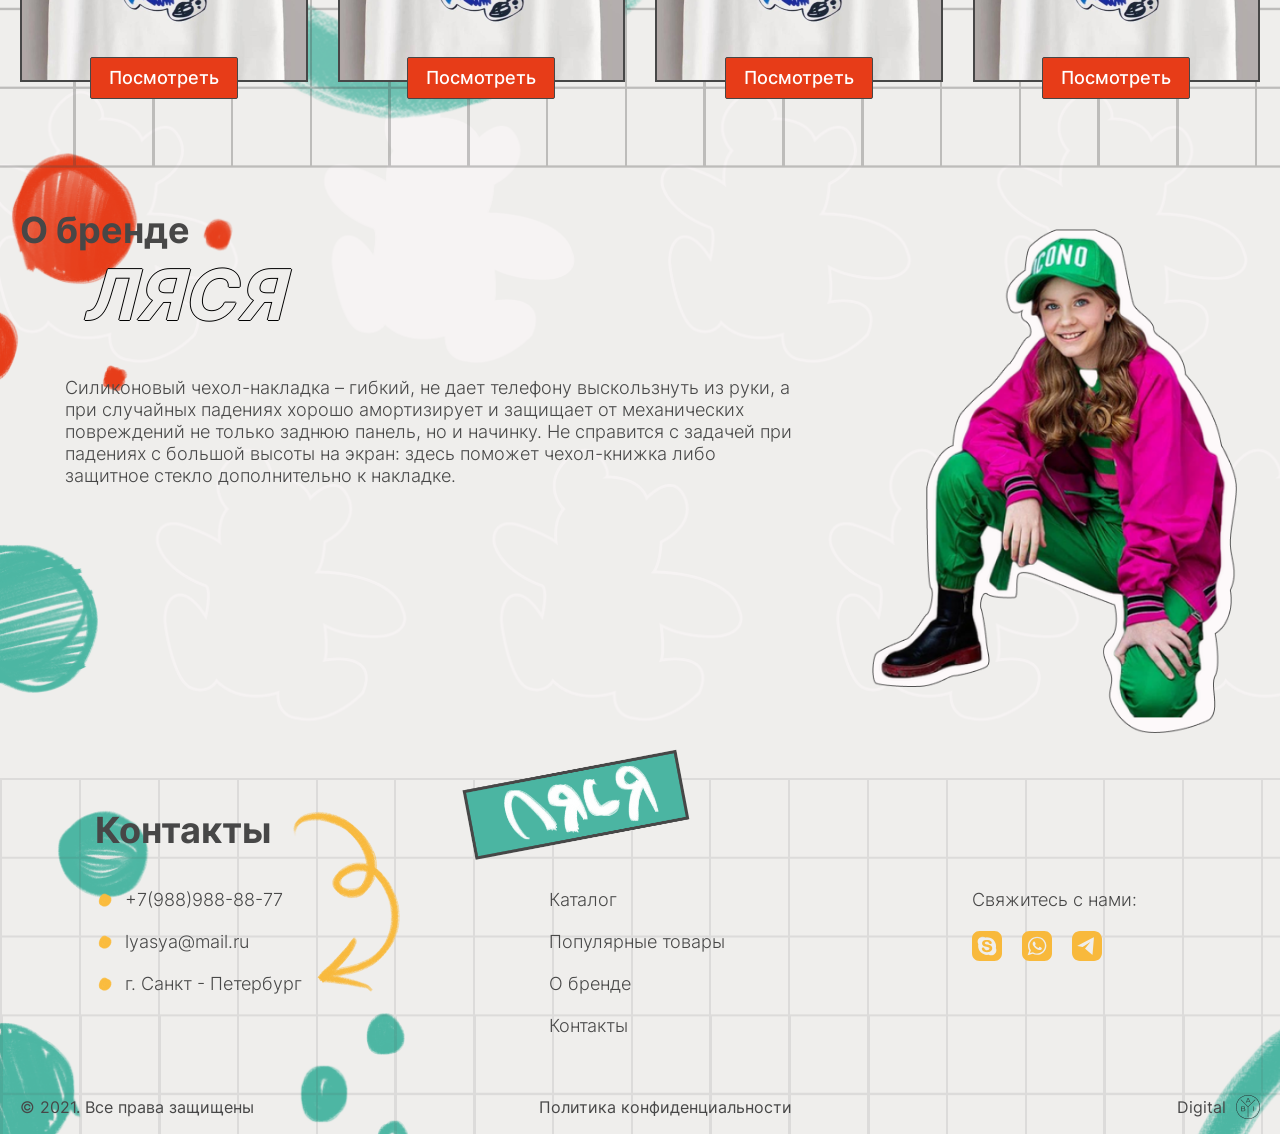
<file: sites/commerce/lyasya/index.html>
<!DOCTYPE html>
<html lang="ru">

<head>
  <meta charset="UTF-8">
  <meta http-equiv="X-UA-Compatible" content="IE=edge">
  <meta name="viewport" content="width=device-width, initial-scale=1.0">
  <link rel="shortcut icon" href="./img/favicon.png">
  <link rel="preload" href="./fonts/Inter-Bold.woff" as="font">
  <link rel="preload" href="./fonts/Inter-Bold.woff2" as="font">
  <link rel="preload" href="./fonts/Inter-Medium.woff" as="font">
  <link rel="preload" href="./fonts/Inter-Medium.woff2" as="font">
  <link rel="preload" href="./fonts/Inter-Regular.woff" as="font">
  <link rel="preload" href="./fonts/Inter-Regular.woff2" as="font">
  <link rel="preload" href="./fonts/Inter-Light.woff" as="font">
  <link rel="preload" href="./fonts/Inter-Light.woff2" as="font">
  <link rel="preload" href="./fonts/AvenirNextCyr-Medium.woff" as="font">
  <link rel="preload" href="./fonts/AvenirNextCyr-Medium.woff2" as="font">
  <link rel="preload" href="./fonts/AvenirNextCyr-Regular.woff" as="font">
  <link rel="preload" href="./fonts/AvenirNextCyr-Regular.woff2" as="font">
  <link rel="preload" href="./fonts/FuturaPTCond-Medium.woff" as="font">
  <link rel="preload" href="./fonts/FuturaPTCond-Medium.woff2" as="font">
  <link rel="preload" href="./fonts/Roboto-Regular.woff" as="font">
  <link rel="preload" href="./fonts/Roboto-Regular.woff2" as="font">
  <link rel="stylesheet" href="./resources/swiper/swiper.css">
  <link rel="stylesheet" href="./css/main-min.css">
  <title>Интернет магазин "Ляся"</title>
</head>

<body>
  <div class="page">
    <header class="header">
      <div class="header__container container">
        <button class="header__burger burger">
          <span class="burger__line"></span>
        </button>
        <div class="header__menu">
          <div class="header__menu-top">
            <button class="header__menu-burger burger burger-menu">
              <span class="burger__line"></span>
            </button>
            <div class="header__wrapper-logo">
              <a class="header__logo" href="index.html">
                <img src="./img/logo.png" alt="Логотип сайта">
              </a>
            </div>
            <button class="header__exit-menu"></button>
          </div>
          <div class="header__menu-body">
            <nav class="header__nav nav">
              <ul class="nav__list nav-list-menu">
                <li class="nav__item">
                  <a class="nav__link" href="#catalog">Каталог</a>
                </li>
                <li class="nav__item">
                  <a class="nav__link" href="#popular">Популярные товары</a>
                </li>
              </ul>
            </nav>
            <div class="header__menu-logo">
              <a class="header__logo" href="index.html">
                <img src="./img/logo.png" alt="Логотип сайта">
              </a>
            </div>
            <div class="header__menu-line">
              <img src="./img/menu-line.png" alt="линия в меню">
            </div>
            <div class="header__menu-line header__menu-line_2">
              <img src="./img/menu-line_2.png" alt="линия в меню">
            </div>
            <div class="header__soc">
              <strong class="header__soc-strong">
                Свяжитесь с нами:
              </strong>
              <ul class="header__soc-list">
                <li class="header__soc-item">
                  <a class="header__soc-link" href="#!">
                    <svg class="header__svg" width="30" height="30">
                      <use xlink:href="./img/svg/sprites.svg#skype"></use>
                    </svg>
                    <svg class="header__svg header__svg_2" width="21" height="22">
                      <use xlink:href="./img/svg/sprites.svg#skype_2"></use>
                    </svg>
                  </a>
                </li>
                <li class="header__soc-item">
                  <a class="header__soc-link" href="#!">
                    <svg class="header__svg" width="30" height="30">
                      <use xlink:href="./img/svg/sprites.svg#whatsupp"></use>
                    </svg>
                    <svg class="header__svg header__svg_2" width="21" height="22">
                      <use xlink:href="./img/svg/sprites.svg#whatsupp_2"></use>
                    </svg>
                  </a>
                </li>
                <li class="header__soc-item">
                  <a class="header__soc-link" href="#!">
                    <svg class="header__svg" width="30" height="30">
                      <use xlink:href="./img/svg/sprites.svg#telegram"></use>
                    </svg>
                    <svg class="header__svg header__svg_2" width="22" height="22">
                      <use xlink:href="./img/svg/sprites.svg#telegram_2"></use>
                    </svg>
                  </a>
                </li>
              </ul>
            </div>
          </div>
        </div>
        <div class="header__wrapper-logo">
          <a class="header__logo" href="index.html">
            <img src="./img/logo.png" alt="Логотип сайта">
          </a>
        </div>
        <ul class="nav__list nav__list_none">
          <li class="nav__item" data-da=".nav-list-menu, 768, 2">
            <a class="nav__link" href="#about">О бренде</a>
          </li>
          <li class="nav__item" data-da=".nav-list-menu, 768, 3">
            <a class="nav__link" href="#contacts">Контакты</a>
          </li>
        </ul>
        <div class="header__el-hidden"></div>
      </div>
    </header>
    <main>
      <section class="hero">
        <div class="hero__container container">
          <div class="hero__wrapper">
            <div class="hero__body">
            <div class="hero__swiper hero-swiper swiper">
              <div class="swiper-wrapper hero-swiper__wrapper">
                <div class="swiper-slide hero-swiper__slide hero-swiper__slide_1">
                 <video class="hero-swiper__video" autoplay src="./video/video.mp4"></video>
                </div>
                <div class="swiper-slide hero-swiper__slide hero-swiper__slide_2">
                  <div class="hero__slide-swiper hero-slide-swiper swiper">
                    <div class="swiper-wrapper hero-slide-swiper__wrapper">
                      <div class="swiper-slide hero-slide-swiper__slide">
                        <img src="./img/hero/image-1.png" alt="Картинка">
                      </div>
                      <div class="swiper-slide hero-slide-swiper__slide">
                        <img src="./img/hero/image-2.png" alt="Картинка">
                      </div>
                      <div class="swiper-slide hero-slide-swiper__slide">
                        <img src="./img/hero/image-3.png" alt="Картинка">
                      </div>
                    </div>
                  </div>
                </div>
                <div class="swiper-slide hero-swiper__slide hero-swiper__slide_3">
                  <div class="swiper-slide hero-swiper__slide">
                    <div class="hero__slide-swiper hero-slide-swiper swiper">
                      <div class="swiper-wrapper hero-slide-swiper__wrapper">
                        <div class="swiper-slide hero-slide-swiper__slide">
                          <img src="./img/hero/image-2.png" alt="Картинка">
                        </div>
                        <div class="swiper-slide hero-slide-swiper__slide">
                          <img src="./img/hero/image-3.png" alt="Картинка">
                        </div>
                        <div class="swiper-slide hero-slide-swiper__slide">
                          <img src="./img/hero/image-1.png" alt="Картинка">
                        </div>
                      </div>
                    </div>
                  </div>
                </div>
              </div>
            </div>
            <div class="hero__background"></div>
          </div>
          <div class="hero-swiper__pagination"></div>
          </div>
          <div class="hero__circle">
            <img src="./img/hero/circles.png" alt="Кружки">
          </div>
        </div>
      </section>
      <section class="catalog" id="catalog">
        <div class="catalog__container container">
          <div class="catalog__top">
            <h2 class="catalog__title">
              Каталог
            </h2>
            <div class="catalog__buttons">
              <button class="catalog__button catalog-button-active" data-path="clothing" data-path1="button-one"
                data-target1="button-one">Одежда</button>
              <button class="catalog__button" data-path="accessories" data-path1="button-two"
                data-target1="button-two">Аксессуары</button>
            </div>
          </div>
          <div class="catalog__content">
            <div class="catalog__clothing catalog-item catalog-item-active" data-target="clothing">
              <div class="catalog__swiper catalog-swiper swiper">
                <div class="swiper-wrapper catalog-swiper__wrapper">
                  <div class="swiper-slide catalog-swiper__slide">
                    <div class="catalog__item">
                      <div class="catalog__item-top">
                        <div class="catalog__item-circles">
                          <div class="catalog__circle catalog__circle_red"></div>
                          <div class="catalog__circle catalog__circle_green"></div>
                          <div class="catalog__circle catalog__circle_darkblue"></div>
                        </div>
                      </div>
                      <div class="catalog__body">
                        <div class="catalog__image">
                          <div class="catalog__picture">
                            <div class="catalog__switch image-switch">
                              <div class="image-switch__item">
                                <div class="image-switch__img"><img src="./img/catalog/product.png" alt="Макбук"></div>
                              </div>
                              <div class="image-switch__item">
                                <div class="image-switch__img"><img src="./img/catalog/product_2.png" alt="Макбук">
                                </div>
                              </div>
                              <div class="image-switch__item">
                                <div class="image-switch__img"><img src="./img/catalog/product_3.png" alt="Макбук">
                                </div>
                              </div>
                            </div>
                            <ul class="catalog__image-pagination image-pagination" aria-hidden="true"></ul>
                          </div>
                          <div class="catalog__right-element">
                            <div class="catalog__rectangle"></div>
                            <div class="catalog__wrapper-semicircle">
                              <div class="catalog__semicircle"></div>
                            </div>
                          </div>
                        </div>
                        <div class="catalog__descr">
                          <h3 class="catalog__subtitle">
                            Чехол для телефона с мишками
                          </h3>
                          <p class="catalog__text">
                            Силиконовый чехол-накладка – гибкий, не дает телефону выскользнуть из руки.
                          </p>
                          <div class="catalog__item-bottom">
                            <div class="catalog__price">
                              0000 руб.
                            </div>
                            <button class="catalog__btn popup-product-clicker">
                              Посмотреть
                            </button>
                          </div>
                        </div>
                        <div class="catalog__line catalog__line_5"></div>
                        <div class="catalog__line catalog__line_6"></div>
                        <div class="catalog__line catalog__line_7"></div>
                        <div class="catalog__line catalog__line_8"></div>
                      </div>
                      <div class="catalog__right-line">
                        <div class="catalog__line"></div>
                      </div>
                      <div class="catalog__bottom-line">
                        <div class="catalog__line catalog__line_1"></div>
                        <div class="catalog__line catalog__line_2"></div>
                        <div class="catalog__line catalog__line_3"></div>
                        <div class="catalog__line catalog__line_4"></div>
                      </div>
                    </div>
                  </div>
                  <div class="swiper-slide catalog-swiper__slide">
                    <div class="catalog__item">
                      <div class="catalog__item-top">
                        <div class="catalog__item-circles">
                          <div class="catalog__circle catalog__circle_red"></div>
                          <div class="catalog__circle catalog__circle_green"></div>
                          <div class="catalog__circle catalog__circle_darkblue"></div>
                        </div>
                      </div>
                      <div class="catalog__body">
                        <div class="catalog__image">
                          <div class="catalog__picture">
                            <div class="catalog__switch image-switch">
                              <div class="image-switch__item">
                                <div class="image-switch__img"><img src="./img/catalog/product.png" alt="Макбук"></div>
                              </div>
                              <div class="image-switch__item">
                                <div class="image-switch__img"><img src="./img/catalog/product_2.png" alt="Макбук">
                                </div>
                              </div>
                              <div class="image-switch__item">
                                <div class="image-switch__img"><img src="./img/catalog/product_3.png" alt="Макбук">
                                </div>
                              </div>
                            </div>
                            <ul class="catalog__image-pagination image-pagination" aria-hidden="true"></ul>
                          </div>
                          <div class="catalog__right-element">
                            <div class="catalog__rectangle"></div>
                            <div class="catalog__wrapper-semicircle">
                              <div class="catalog__semicircle"></div>
                            </div>
                          </div>
                        </div>
                        <div class="catalog__descr">
                          <h3 class="catalog__subtitle">
                            Чехол для телефона с мишками
                          </h3>
                          <p class="catalog__text">
                            Силиконовый чехол-накладка – гибкий, не дает телефону выскользнуть из руки.
                          </p>
                          <div class="catalog__item-bottom">
                            <div class="catalog__price">
                              0000 руб.
                            </div>
                            <button class="catalog__btn">
                              Посмотреть
                            </button>
                          </div>
                        </div>
                        <div class="catalog__line catalog__line_5"></div>
                        <div class="catalog__line catalog__line_6"></div>
                        <div class="catalog__line catalog__line_7"></div>
                        <div class="catalog__line catalog__line_8"></div>
                      </div>
                      <div class="catalog__right-line">
                        <div class="catalog__line"></div>
                      </div>
                      <div class="catalog__bottom-line">
                        <div class="catalog__line catalog__line_1"></div>
                        <div class="catalog__line catalog__line_2"></div>
                        <div class="catalog__line catalog__line_3"></div>
                        <div class="catalog__line catalog__line_4"></div>
                      </div>
                    </div>
                  </div>
                  <div class="swiper-slide catalog-swiper__slide">
                    <div class="catalog__item">
                      <div class="catalog__item-top">
                        <div class="catalog__item-circles">
                          <div class="catalog__circle catalog__circle_red"></div>
                          <div class="catalog__circle catalog__circle_green"></div>
                          <div class="catalog__circle catalog__circle_darkblue"></div>
                        </div>
                      </div>
                      <div class="catalog__body">
                        <div class="catalog__image">
                          <div class="catalog__picture">
                            <div class="catalog__switch image-switch">
                              <div class="image-switch__item">
                                <div class="image-switch__img"><img src="./img/catalog/product.png" alt="Макбук"></div>
                              </div>
                              <div class="image-switch__item">
                                <div class="image-switch__img"><img src="./img/catalog/product_2.png" alt="Макбук">
                                </div>
                              </div>
                              <div class="image-switch__item">
                                <div class="image-switch__img"><img src="./img/catalog/product_3.png" alt="Макбук">
                                </div>
                              </div>
                            </div>
                            <ul class="catalog__image-pagination image-pagination" aria-hidden="true"></ul>
                          </div>
                          <div class="catalog__right-element">
                            <div class="catalog__rectangle"></div>
                            <div class="catalog__wrapper-semicircle">
                              <div class="catalog__semicircle"></div>
                            </div>
                          </div>
                        </div>
                        <div class="catalog__descr">
                          <h3 class="catalog__subtitle">
                            Чехол для телефона с мишками
                          </h3>
                          <p class="catalog__text">
                            Силиконовый чехол-накладка – гибкий, не дает телефону выскользнуть из руки.
                          </p>
                          <div class="catalog__item-bottom">
                            <div class="catalog__price">
                              0000 руб.
                            </div>
                            <button class="catalog__btn">
                              Посмотреть
                            </button>
                          </div>
                        </div>
                        <div class="catalog__line catalog__line_5"></div>
                        <div class="catalog__line catalog__line_6"></div>
                        <div class="catalog__line catalog__line_7"></div>
                        <div class="catalog__line catalog__line_8"></div>
                      </div>
                      <div class="catalog__right-line">
                        <div class="catalog__line"></div>
                      </div>
                      <div class="catalog__bottom-line">
                        <div class="catalog__line catalog__line_1"></div>
                        <div class="catalog__line catalog__line_2"></div>
                        <div class="catalog__line catalog__line_3"></div>
                        <div class="catalog__line catalog__line_4"></div>
                      </div>
                    </div>
                  </div>
                  <div class="swiper-slide catalog-swiper__slide">
                    <div class="catalog__item">
                      <div class="catalog__item-top">
                        <div class="catalog__item-circles">
                          <div class="catalog__circle catalog__circle_red"></div>
                          <div class="catalog__circle catalog__circle_green"></div>
                          <div class="catalog__circle catalog__circle_darkblue"></div>
                        </div>
                      </div>
                      <div class="catalog__body">
                        <div class="catalog__image">
                          <div class="catalog__picture">
                            <div class="catalog__switch image-switch">
                              <div class="image-switch__item">
                                <div class="image-switch__img"><img src="./img/catalog/product.png" alt="Макбук"></div>
                              </div>
                              <div class="image-switch__item">
                                <div class="image-switch__img"><img src="./img/catalog/product_2.png" alt="Макбук">
                                </div>
                              </div>
                              <div class="image-switch__item">
                                <div class="image-switch__img"><img src="./img/catalog/product_3.png" alt="Макбук">
                                </div>
                              </div>
                            </div>
                            <ul class="catalog__image-pagination image-pagination" aria-hidden="true"></ul>
                          </div>
                          <div class="catalog__right-element">
                            <div class="catalog__rectangle"></div>
                            <div class="catalog__wrapper-semicircle">
                              <div class="catalog__semicircle"></div>
                            </div>
                          </div>
                        </div>
                        <div class="catalog__descr">
                          <h3 class="catalog__subtitle">
                            Чехол для телефона с мишками
                          </h3>
                          <p class="catalog__text">
                            Силиконовый чехол-накладка – гибкий, не дает телефону выскользнуть из руки.
                          </p>
                          <div class="catalog__item-bottom">
                            <div class="catalog__price">
                              0000 руб.
                            </div>
                            <button class="catalog__btn">
                              Посмотреть
                            </button>
                          </div>
                        </div>
                        <div class="catalog__line catalog__line_5"></div>
                        <div class="catalog__line catalog__line_6"></div>
                        <div class="catalog__line catalog__line_7"></div>
                        <div class="catalog__line catalog__line_8"></div>
                      </div>
                      <div class="catalog__right-line">
                        <div class="catalog__line"></div>
                      </div>
                      <div class="catalog__bottom-line">
                        <div class="catalog__line catalog__line_1"></div>
                        <div class="catalog__line catalog__line_2"></div>
                        <div class="catalog__line catalog__line_3"></div>
                        <div class="catalog__line catalog__line_4"></div>
                      </div>
                    </div>
                  </div>
                  <div class="swiper-slide catalog-swiper__slide">
                    <div class="catalog__item">
                      <div class="catalog__item-top">
                        <div class="catalog__item-circles">
                          <div class="catalog__circle catalog__circle_red"></div>
                          <div class="catalog__circle catalog__circle_green"></div>
                          <div class="catalog__circle catalog__circle_darkblue"></div>
                        </div>
                      </div>
                      <div class="catalog__body">
                        <div class="catalog__image">
                          <div class="catalog__picture">
                            <div class="catalog__switch image-switch">
                              <div class="image-switch__item">
                                <div class="image-switch__img"><img src="./img/catalog/product.png" alt="Макбук"></div>
                              </div>
                              <div class="image-switch__item">
                                <div class="image-switch__img"><img src="./img/catalog/product_2.png" alt="Макбук">
                                </div>
                              </div>
                              <div class="image-switch__item">
                                <div class="image-switch__img"><img src="./img/catalog/product_3.png" alt="Макбук">
                                </div>
                              </div>
                            </div>
                            <ul class="catalog__image-pagination image-pagination" aria-hidden="true"></ul>
                          </div>
                          <div class="catalog__right-element">
                            <div class="catalog__rectangle"></div>
                            <div class="catalog__wrapper-semicircle">
                              <div class="catalog__semicircle"></div>
                            </div>
                          </div>
                        </div>
                        <div class="catalog__descr">
                          <h3 class="catalog__subtitle">
                            Чехол для телефона с мишками
                          </h3>
                          <p class="catalog__text">
                            Силиконовый чехол-накладка – гибкий, не дает телефону выскользнуть из руки.
                          </p>
                          <div class="catalog__item-bottom">
                            <div class="catalog__price">
                              0000 руб.
                            </div>
                            <button class="catalog__btn">
                              Посмотреть
                            </button>
                          </div>
                        </div>
                        <div class="catalog__line catalog__line_5"></div>
                        <div class="catalog__line catalog__line_6"></div>
                        <div class="catalog__line catalog__line_7"></div>
                        <div class="catalog__line catalog__line_8"></div>
                      </div>
                      <div class="catalog__right-line">
                        <div class="catalog__line"></div>
                      </div>
                      <div class="catalog__bottom-line">
                        <div class="catalog__line catalog__line_1"></div>
                        <div class="catalog__line catalog__line_2"></div>
                        <div class="catalog__line catalog__line_3"></div>
                        <div class="catalog__line catalog__line_4"></div>
                      </div>
                    </div>
                  </div>
                  <div class="swiper-slide catalog-swiper__slide">
                    <div class="catalog__item">
                      <div class="catalog__item-top">
                        <div class="catalog__item-circles">
                          <div class="catalog__circle catalog__circle_red"></div>
                          <div class="catalog__circle catalog__circle_green"></div>
                          <div class="catalog__circle catalog__circle_darkblue"></div>
                        </div>
                      </div>
                      <div class="catalog__body">
                        <div class="catalog__image">
                          <div class="catalog__picture">
                            <div class="catalog__switch image-switch">
                              <div class="image-switch__item">
                                <div class="image-switch__img"><img src="./img/catalog/product.png" alt="Макбук"></div>
                              </div>
                              <div class="image-switch__item">
                                <div class="image-switch__img"><img src="./img/catalog/product_2.png" alt="Макбук">
                                </div>
                              </div>
                              <div class="image-switch__item">
                                <div class="image-switch__img"><img src="./img/catalog/product_3.png" alt="Макбук">
                                </div>
                              </div>
                            </div>
                            <ul class="catalog__image-pagination image-pagination" aria-hidden="true"></ul>
                          </div>
                          <div class="catalog__right-element">
                            <div class="catalog__rectangle"></div>
                            <div class="catalog__wrapper-semicircle">
                              <div class="catalog__semicircle"></div>
                            </div>
                          </div>
                        </div>
                        <div class="catalog__descr">
                          <h3 class="catalog__subtitle">
                            Чехол для телефона с мишками
                          </h3>
                          <p class="catalog__text">
                            Силиконовый чехол-накладка – гибкий, не дает телефону выскользнуть из руки.
                          </p>
                          <div class="catalog__item-bottom">
                            <div class="catalog__price">
                              0000 руб.
                            </div>
                            <button class="catalog__btn">
                              Посмотреть
                            </button>
                          </div>
                        </div>
                        <div class="catalog__line catalog__line_5"></div>
                        <div class="catalog__line catalog__line_6"></div>
                        <div class="catalog__line catalog__line_7"></div>
                        <div class="catalog__line catalog__line_8"></div>
                      </div>
                      <div class="catalog__right-line">
                        <div class="catalog__line"></div>
                      </div>
                      <div class="catalog__bottom-line">
                        <div class="catalog__line catalog__line_1"></div>
                        <div class="catalog__line catalog__line_2"></div>
                        <div class="catalog__line catalog__line_3"></div>
                        <div class="catalog__line catalog__line_4"></div>
                      </div>
                    </div>
                  </div>
                  <div class="swiper-slide catalog-swiper__slide">
                    <div class="catalog__item">
                      <div class="catalog__item-top">
                        <div class="catalog__item-circles">
                          <div class="catalog__circle catalog__circle_red"></div>
                          <div class="catalog__circle catalog__circle_green"></div>
                          <div class="catalog__circle catalog__circle_darkblue"></div>
                        </div>
                      </div>
                      <div class="catalog__body">
                        <div class="catalog__image">
                          <div class="catalog__picture">
                            <div class="catalog__switch image-switch">
                              <div class="image-switch__item">
                                <div class="image-switch__img"><img src="./img/catalog/product.png" alt="Макбук"></div>
                              </div>
                              <div class="image-switch__item">
                                <div class="image-switch__img"><img src="./img/catalog/product_2.png" alt="Макбук">
                                </div>
                              </div>
                              <div class="image-switch__item">
                                <div class="image-switch__img"><img src="./img/catalog/product_3.png" alt="Макбук">
                                </div>
                              </div>
                            </div>
                            <ul class="catalog__image-pagination image-pagination" aria-hidden="true"></ul>
                          </div>
                          <div class="catalog__right-element">
                            <div class="catalog__rectangle"></div>
                            <div class="catalog__wrapper-semicircle">
                              <div class="catalog__semicircle"></div>
                            </div>
                          </div>
                        </div>
                        <div class="catalog__descr">
                          <h3 class="catalog__subtitle">
                            Чехол для телефона с мишками
                          </h3>
                          <p class="catalog__text">
                            Силиконовый чехол-накладка – гибкий, не дает телефону выскользнуть из руки.
                          </p>
                          <div class="catalog__item-bottom">
                            <div class="catalog__price">
                              0000 руб.
                            </div>
                            <button class="catalog__btn">
                              Посмотреть
                            </button>
                          </div>
                        </div>
                        <div class="catalog__line catalog__line_5"></div>
                        <div class="catalog__line catalog__line_6"></div>
                        <div class="catalog__line catalog__line_7"></div>
                        <div class="catalog__line catalog__line_8"></div>
                      </div>
                      <div class="catalog__right-line">
                        <div class="catalog__line"></div>
                      </div>
                      <div class="catalog__bottom-line">
                        <div class="catalog__line catalog__line_1"></div>
                        <div class="catalog__line catalog__line_2"></div>
                        <div class="catalog__line catalog__line_3"></div>
                        <div class="catalog__line catalog__line_4"></div>
                      </div>
                    </div>
                  </div>
                  <div class="swiper-slide catalog-swiper__slide">
                    <div class="catalog__item">
                      <div class="catalog__item-top">
                        <div class="catalog__item-circles">
                          <div class="catalog__circle catalog__circle_red"></div>
                          <div class="catalog__circle catalog__circle_green"></div>
                          <div class="catalog__circle catalog__circle_darkblue"></div>
                        </div>
                      </div>
                      <div class="catalog__body">
                        <div class="catalog__image">
                          <div class="catalog__picture">
                            <div class="catalog__switch image-switch">
                              <div class="image-switch__item">
                                <div class="image-switch__img"><img src="./img/catalog/product.png" alt="Макбук"></div>
                              </div>
                              <div class="image-switch__item">
                                <div class="image-switch__img"><img src="./img/catalog/product_2.png" alt="Макбук">
                                </div>
                              </div>
                              <div class="image-switch__item">
                                <div class="image-switch__img"><img src="./img/catalog/product_3.png" alt="Макбук">
                                </div>
                              </div>
                            </div>
                            <ul class="catalog__image-pagination image-pagination" aria-hidden="true"></ul>
                          </div>
                          <div class="catalog__right-element">
                            <div class="catalog__rectangle"></div>
                            <div class="catalog__wrapper-semicircle">
                              <div class="catalog__semicircle"></div>
                            </div>
                          </div>
                        </div>
                        <div class="catalog__descr">
                          <h3 class="catalog__subtitle">
                            Чехол для телефона с мишками
                          </h3>
                          <p class="catalog__text">
                            Силиконовый чехол-накладка – гибкий, не дает телефону выскользнуть из руки.
                          </p>
                          <div class="catalog__item-bottom">
                            <div class="catalog__price">
                              0000 руб.
                            </div>
                            <button class="catalog__btn">
                              Посмотреть
                            </button>
                          </div>
                        </div>
                        <div class="catalog__line catalog__line_5"></div>
                        <div class="catalog__line catalog__line_6"></div>
                        <div class="catalog__line catalog__line_7"></div>
                        <div class="catalog__line catalog__line_8"></div>
                      </div>
                      <div class="catalog__right-line">
                        <div class="catalog__line"></div>
                      </div>
                      <div class="catalog__bottom-line">
                        <div class="catalog__line catalog__line_1"></div>
                        <div class="catalog__line catalog__line_2"></div>
                        <div class="catalog__line catalog__line_3"></div>
                        <div class="catalog__line catalog__line_4"></div>
                      </div>
                    </div>
                  </div>
                  <div class="swiper-slide catalog-swiper__slide">
                    <div class="catalog__item">
                      <div class="catalog__item-top">
                        <div class="catalog__item-circles">
                          <div class="catalog__circle catalog__circle_red"></div>
                          <div class="catalog__circle catalog__circle_green"></div>
                          <div class="catalog__circle catalog__circle_darkblue"></div>
                        </div>
                      </div>
                      <div class="catalog__body">
                        <div class="catalog__image">
                          <div class="catalog__picture">
                            <div class="catalog__switch image-switch">
                              <div class="image-switch__item">
                                <div class="image-switch__img"><img src="./img/catalog/product.png" alt="Макбук"></div>
                              </div>
                              <div class="image-switch__item">
                                <div class="image-switch__img"><img src="./img/catalog/product_2.png" alt="Макбук">
                                </div>
                              </div>
                              <div class="image-switch__item">
                                <div class="image-switch__img"><img src="./img/catalog/product_3.png" alt="Макбук">
                                </div>
                              </div>
                            </div>
                            <ul class="catalog__image-pagination image-pagination" aria-hidden="true"></ul>
                          </div>
                          <div class="catalog__right-element">
                            <div class="catalog__rectangle"></div>
                            <div class="catalog__wrapper-semicircle">
                              <div class="catalog__semicircle"></div>
                            </div>
                          </div>
                        </div>
                        <div class="catalog__descr">
                          <h3 class="catalog__subtitle">
                            Чехол для телефона с мишками
                          </h3>
                          <p class="catalog__text">
                            Силиконовый чехол-накладка – гибкий, не дает телефону выскользнуть из руки.
                          </p>
                          <div class="catalog__item-bottom">
                            <div class="catalog__price">
                              0000 руб.
                            </div>
                            <button class="catalog__btn">
                              Посмотреть
                            </button>
                          </div>
                        </div>
                        <div class="catalog__line catalog__line_5"></div>
                        <div class="catalog__line catalog__line_6"></div>
                        <div class="catalog__line catalog__line_7"></div>
                        <div class="catalog__line catalog__line_8"></div>
                      </div>
                      <div class="catalog__right-line">
                        <div class="catalog__line"></div>
                      </div>
                      <div class="catalog__bottom-line">
                        <div class="catalog__line catalog__line_1"></div>
                        <div class="catalog__line catalog__line_2"></div>
                        <div class="catalog__line catalog__line_3"></div>
                        <div class="catalog__line catalog__line_4"></div>
                      </div>
                    </div>
                  </div>
                  <div class="swiper-slide catalog-swiper__slide">
                    <div class="catalog__item">
                      <div class="catalog__item-top">
                        <div class="catalog__item-circles">
                          <div class="catalog__circle catalog__circle_red"></div>
                          <div class="catalog__circle catalog__circle_green"></div>
                          <div class="catalog__circle catalog__circle_darkblue"></div>
                        </div>
                      </div>
                      <div class="catalog__body">
                        <div class="catalog__image">
                          <div class="catalog__picture">
                            <div class="catalog__switch image-switch">
                              <div class="image-switch__item">
                                <div class="image-switch__img"><img src="./img/catalog/product.png" alt="Макбук"></div>
                              </div>
                              <div class="image-switch__item">
                                <div class="image-switch__img"><img src="./img/catalog/product_2.png" alt="Макбук">
                                </div>
                              </div>
                              <div class="image-switch__item">
                                <div class="image-switch__img"><img src="./img/catalog/product_3.png" alt="Макбук">
                                </div>
                              </div>
                            </div>
                            <ul class="catalog__image-pagination image-pagination" aria-hidden="true"></ul>
                          </div>
                          <div class="catalog__right-element">
                            <div class="catalog__rectangle"></div>
                            <div class="catalog__wrapper-semicircle">
                              <div class="catalog__semicircle"></div>
                            </div>
                          </div>
                        </div>
                        <div class="catalog__descr">
                          <h3 class="catalog__subtitle">
                            Чехол для телефона с мишками
                          </h3>
                          <p class="catalog__text">
                            Силиконовый чехол-накладка – гибкий, не дает телефону выскользнуть из руки.
                          </p>
                          <div class="catalog__item-bottom">
                            <div class="catalog__price">
                              0000 руб.
                            </div>
                            <button class="catalog__btn">
                              Посмотреть
                            </button>
                          </div>
                        </div>
                        <div class="catalog__line catalog__line_5"></div>
                        <div class="catalog__line catalog__line_6"></div>
                        <div class="catalog__line catalog__line_7"></div>
                        <div class="catalog__line catalog__line_8"></div>
                      </div>
                      <div class="catalog__right-line">
                        <div class="catalog__line"></div>
                      </div>
                      <div class="catalog__bottom-line">
                        <div class="catalog__line catalog__line_1"></div>
                        <div class="catalog__line catalog__line_2"></div>
                        <div class="catalog__line catalog__line_3"></div>
                        <div class="catalog__line catalog__line_4"></div>
                      </div>
                    </div>
                  </div>
                  <div class="swiper-slide catalog-swiper__slide">
                    <div class="catalog__item">
                      <div class="catalog__item-top">
                        <div class="catalog__item-circles">
                          <div class="catalog__circle catalog__circle_red"></div>
                          <div class="catalog__circle catalog__circle_green"></div>
                          <div class="catalog__circle catalog__circle_darkblue"></div>
                        </div>
                      </div>
                      <div class="catalog__body">
                        <div class="catalog__image">
                          <div class="catalog__picture">
                            <div class="catalog__switch image-switch">
                              <div class="image-switch__item">
                                <div class="image-switch__img"><img src="./img/catalog/product.png" alt="Макбук"></div>
                              </div>
                              <div class="image-switch__item">
                                <div class="image-switch__img"><img src="./img/catalog/product_2.png" alt="Макбук">
                                </div>
                              </div>
                              <div class="image-switch__item">
                                <div class="image-switch__img"><img src="./img/catalog/product_3.png" alt="Макбук">
                                </div>
                              </div>
                            </div>
                            <ul class="catalog__image-pagination image-pagination" aria-hidden="true"></ul>
                          </div>
                          <div class="catalog__right-element">
                            <div class="catalog__rectangle"></div>
                            <div class="catalog__wrapper-semicircle">
                              <div class="catalog__semicircle"></div>
                            </div>
                          </div>
                        </div>
                        <div class="catalog__descr">
                          <h3 class="catalog__subtitle">
                            Чехол для телефона с мишками
                          </h3>
                          <p class="catalog__text">
                            Силиконовый чехол-накладка – гибкий, не дает телефону выскользнуть из руки.
                          </p>
                          <div class="catalog__item-bottom">
                            <div class="catalog__price">
                              0000 руб.
                            </div>
                            <button class="catalog__btn">
                              Посмотреть
                            </button>
                          </div>
                        </div>
                        <div class="catalog__line catalog__line_5"></div>
                        <div class="catalog__line catalog__line_6"></div>
                        <div class="catalog__line catalog__line_7"></div>
                        <div class="catalog__line catalog__line_8"></div>
                      </div>
                      <div class="catalog__right-line">
                        <div class="catalog__line"></div>
                      </div>
                      <div class="catalog__bottom-line">
                        <div class="catalog__line catalog__line_1"></div>
                        <div class="catalog__line catalog__line_2"></div>
                        <div class="catalog__line catalog__line_3"></div>
                        <div class="catalog__line catalog__line_4"></div>
                      </div>
                    </div>
                  </div>
                  <div class="swiper-slide catalog-swiper__slide">
                    <div class="catalog__item">
                      <div class="catalog__item-top">
                        <div class="catalog__item-circles">
                          <div class="catalog__circle catalog__circle_red"></div>
                          <div class="catalog__circle catalog__circle_green"></div>
                          <div class="catalog__circle catalog__circle_darkblue"></div>
                        </div>
                      </div>
                      <div class="catalog__body">
                        <div class="catalog__image">
                          <div class="catalog__picture">
                            <div class="catalog__switch image-switch">
                              <div class="image-switch__item">
                                <div class="image-switch__img"><img src="./img/catalog/product.png" alt="Макбук"></div>
                              </div>
                              <div class="image-switch__item">
                                <div class="image-switch__img"><img src="./img/catalog/product_2.png" alt="Макбук">
                                </div>
                              </div>
                              <div class="image-switch__item">
                                <div class="image-switch__img"><img src="./img/catalog/product_3.png" alt="Макбук">
                                </div>
                              </div>
                            </div>
                            <ul class="catalog__image-pagination image-pagination" aria-hidden="true"></ul>
                          </div>
                          <div class="catalog__right-element">
                            <div class="catalog__rectangle"></div>
                            <div class="catalog__wrapper-semicircle">
                              <div class="catalog__semicircle"></div>
                            </div>
                          </div>
                        </div>
                        <div class="catalog__descr">
                          <h3 class="catalog__subtitle">
                            Чехол для телефона с мишками
                          </h3>
                          <p class="catalog__text">
                            Силиконовый чехол-накладка – гибкий, не дает телефону выскользнуть из руки.
                          </p>
                          <div class="catalog__item-bottom">
                            <div class="catalog__price">
                              0000 руб.
                            </div>
                            <button class="catalog__btn">
                              Посмотреть
                            </button>
                          </div>
                        </div>
                        <div class="catalog__line catalog__line_5"></div>
                        <div class="catalog__line catalog__line_6"></div>
                        <div class="catalog__line catalog__line_7"></div>
                        <div class="catalog__line catalog__line_8"></div>
                      </div>
                      <div class="catalog__right-line">
                        <div class="catalog__line"></div>
                      </div>
                      <div class="catalog__bottom-line">
                        <div class="catalog__line catalog__line_1"></div>
                        <div class="catalog__line catalog__line_2"></div>
                        <div class="catalog__line catalog__line_3"></div>
                        <div class="catalog__line catalog__line_4"></div>
                      </div>
                    </div>
                  </div>
                  <div class="swiper-slide catalog-swiper__slide">
                    <div class="catalog__item">
                      <div class="catalog__item-top">
                        <div class="catalog__item-circles">
                          <div class="catalog__circle catalog__circle_red"></div>
                          <div class="catalog__circle catalog__circle_green"></div>
                          <div class="catalog__circle catalog__circle_darkblue"></div>
                        </div>
                      </div>
                      <div class="catalog__body">
                        <div class="catalog__image">
                          <div class="catalog__picture">
                            <div class="catalog__switch image-switch">
                              <div class="image-switch__item">
                                <div class="image-switch__img"><img src="./img/catalog/product.png" alt="Макбук"></div>
                              </div>
                              <div class="image-switch__item">
                                <div class="image-switch__img"><img src="./img/catalog/product_2.png" alt="Макбук">
                                </div>
                              </div>
                              <div class="image-switch__item">
                                <div class="image-switch__img"><img src="./img/catalog/product_3.png" alt="Макбук">
                                </div>
                              </div>
                            </div>
                            <ul class="catalog__image-pagination image-pagination" aria-hidden="true"></ul>
                          </div>
                          <div class="catalog__right-element">
                            <div class="catalog__rectangle"></div>
                            <div class="catalog__wrapper-semicircle">
                              <div class="catalog__semicircle"></div>
                            </div>
                          </div>
                        </div>
                        <div class="catalog__descr">
                          <h3 class="catalog__subtitle">
                            Чехол для телефона с мишками
                          </h3>
                          <p class="catalog__text">
                            Силиконовый чехол-накладка – гибкий, не дает телефону выскользнуть из руки.
                          </p>
                          <div class="catalog__item-bottom">
                            <div class="catalog__price">
                              0000 руб.
                            </div>
                            <button class="catalog__btn">
                              Посмотреть
                            </button>
                          </div>
                        </div>
                        <div class="catalog__line catalog__line_5"></div>
                        <div class="catalog__line catalog__line_6"></div>
                        <div class="catalog__line catalog__line_7"></div>
                        <div class="catalog__line catalog__line_8"></div>
                      </div>
                      <div class="catalog__right-line">
                        <div class="catalog__line"></div>
                      </div>
                      <div class="catalog__bottom-line">
                        <div class="catalog__line catalog__line_1"></div>
                        <div class="catalog__line catalog__line_2"></div>
                        <div class="catalog__line catalog__line_3"></div>
                        <div class="catalog__line catalog__line_4"></div>
                      </div>
                    </div>
                  </div>
                  <div class="swiper-slide catalog-swiper__slide">
                    <div class="catalog__item">
                      <div class="catalog__item-top">
                        <div class="catalog__item-circles">
                          <div class="catalog__circle catalog__circle_red"></div>
                          <div class="catalog__circle catalog__circle_green"></div>
                          <div class="catalog__circle catalog__circle_darkblue"></div>
                        </div>
                      </div>
                      <div class="catalog__body">
                        <div class="catalog__image">
                          <div class="catalog__picture">
                            <div class="catalog__switch image-switch">
                              <div class="image-switch__item">
                                <div class="image-switch__img"><img src="./img/catalog/product.png" alt="Макбук"></div>
                              </div>
                              <div class="image-switch__item">
                                <div class="image-switch__img"><img src="./img/catalog/product_2.png" alt="Макбук">
                                </div>
                              </div>
                              <div class="image-switch__item">
                                <div class="image-switch__img"><img src="./img/catalog/product_3.png" alt="Макбук">
                                </div>
                              </div>
                            </div>
                            <ul class="catalog__image-pagination image-pagination" aria-hidden="true"></ul>
                          </div>
                          <div class="catalog__right-element">
                            <div class="catalog__rectangle"></div>
                            <div class="catalog__wrapper-semicircle">
                              <div class="catalog__semicircle"></div>
                            </div>
                          </div>
                        </div>
                        <div class="catalog__descr">
                          <h3 class="catalog__subtitle">
                            Чехол для телефона с мишками
                          </h3>
                          <p class="catalog__text">
                            Силиконовый чехол-накладка – гибкий, не дает телефону выскользнуть из руки.
                          </p>
                          <div class="catalog__item-bottom">
                            <div class="catalog__price">
                              0000 руб.
                            </div>
                            <button class="catalog__btn">
                              Посмотреть
                            </button>
                          </div>
                        </div>
                        <div class="catalog__line catalog__line_5"></div>
                        <div class="catalog__line catalog__line_6"></div>
                        <div class="catalog__line catalog__line_7"></div>
                        <div class="catalog__line catalog__line_8"></div>
                      </div>
                      <div class="catalog__right-line">
                        <div class="catalog__line"></div>
                      </div>
                      <div class="catalog__bottom-line">
                        <div class="catalog__line catalog__line_1"></div>
                        <div class="catalog__line catalog__line_2"></div>
                        <div class="catalog__line catalog__line_3"></div>
                        <div class="catalog__line catalog__line_4"></div>
                      </div>
                    </div>
                  </div>
                  <div class="swiper-slide catalog-swiper__slide">
                    <div class="catalog__item">
                      <div class="catalog__item-top">
                        <div class="catalog__item-circles">
                          <div class="catalog__circle catalog__circle_red"></div>
                          <div class="catalog__circle catalog__circle_green"></div>
                          <div class="catalog__circle catalog__circle_darkblue"></div>
                        </div>
                      </div>
                      <div class="catalog__body">
                        <div class="catalog__image">
                          <div class="catalog__picture">
                            <div class="catalog__switch image-switch">
                              <div class="image-switch__item">
                                <div class="image-switch__img"><img src="./img/catalog/product.png" alt="Макбук"></div>
                              </div>
                              <div class="image-switch__item">
                                <div class="image-switch__img"><img src="./img/catalog/product_2.png" alt="Макбук">
                                </div>
                              </div>
                              <div class="image-switch__item">
                                <div class="image-switch__img"><img src="./img/catalog/product_3.png" alt="Макбук">
                                </div>
                              </div>
                            </div>
                            <ul class="catalog__image-pagination image-pagination" aria-hidden="true"></ul>
                          </div>
                          <div class="catalog__right-element">
                            <div class="catalog__rectangle"></div>
                            <div class="catalog__wrapper-semicircle">
                              <div class="catalog__semicircle"></div>
                            </div>
                          </div>
                        </div>
                        <div class="catalog__descr">
                          <h3 class="catalog__subtitle">
                            Чехол для телефона с мишками
                          </h3>
                          <p class="catalog__text">
                            Силиконовый чехол-накладка – гибкий, не дает телефону выскользнуть из руки.
                          </p>
                          <div class="catalog__item-bottom">
                            <div class="catalog__price">
                              0000 руб.
                            </div>
                            <button class="catalog__btn">
                              Посмотреть
                            </button>
                          </div>
                        </div>
                        <div class="catalog__line catalog__line_5"></div>
                        <div class="catalog__line catalog__line_6"></div>
                        <div class="catalog__line catalog__line_7"></div>
                        <div class="catalog__line catalog__line_8"></div>
                      </div>
                      <div class="catalog__right-line">
                        <div class="catalog__line"></div>
                      </div>
                      <div class="catalog__bottom-line">
                        <div class="catalog__line catalog__line_1"></div>
                        <div class="catalog__line catalog__line_2"></div>
                        <div class="catalog__line catalog__line_3"></div>
                        <div class="catalog__line catalog__line_4"></div>
                      </div>
                    </div>
                  </div>
                </div>
              </div>
              <div class="catalog__controls">
                <button class="catalog-swiper__prev"></button>
                <button class="catalog-swiper__next"></button>
              </div>
            </div>
            <div class="catalog__accessories catalog-item" data-target="accessories">
              <div class="catalog__swiper catalog-swiper swiper">
                <div class="swiper-wrapper catalog-swiper__wrapper">
                  <div class="swiper-slide catalog-swiper__slide">
                    <div class="catalog__item">
                      <div class="catalog__item-top">
                        <div class="catalog__item-circles">
                          <div class="catalog__circle catalog__circle_red"></div>
                          <div class="catalog__circle catalog__circle_green"></div>
                          <div class="catalog__circle catalog__circle_darkblue"></div>
                        </div>
                      </div>
                      <div class="catalog__body">
                        <div class="catalog__image">
                          <div class="catalog__picture">
                            <div class="catalog__switch image-switch">
                              <div class="image-switch__item">
                                <div class="image-switch__img"><img src="./img/catalog/product.png" alt="Макбук"></div>
                              </div>
                              <div class="image-switch__item">
                                <div class="image-switch__img"><img src="./img/catalog/product_2.png" alt="Макбук">
                                </div>
                              </div>
                              <div class="image-switch__item">
                                <div class="image-switch__img"><img src="./img/catalog/product_3.png" alt="Макбук">
                                </div>
                              </div>
                            </div>
                            <ul class="catalog__image-pagination image-pagination" aria-hidden="true"></ul>
                          </div>
                          <div class="catalog__right-element">
                            <div class="catalog__rectangle"></div>
                            <div class="catalog__wrapper-semicircle">
                              <div class="catalog__semicircle"></div>
                            </div>
                          </div>
                        </div>
                        <div class="catalog__descr">
                          <h3 class="catalog__subtitle">
                            Чехол для телефона с мишками
                          </h3>
                          <p class="catalog__text">
                            Силиконовый чехол-накладка – гибкий, не дает телефону выскользнуть из руки.
                          </p>
                          <div class="catalog__item-bottom">
                            <div class="catalog__price">
                              0000 руб.
                            </div>
                            <button class="catalog__btn">
                              Посмотреть
                            </button>
                          </div>
                        </div>
                        <div class="catalog__line catalog__line_5"></div>
                        <div class="catalog__line catalog__line_6"></div>
                        <div class="catalog__line catalog__line_7"></div>
                        <div class="catalog__line catalog__line_8"></div>
                      </div>
                      <div class="catalog__right-line">
                        <div class="catalog__line"></div>
                      </div>
                      <div class="catalog__bottom-line">
                        <div class="catalog__line catalog__line_1"></div>
                        <div class="catalog__line catalog__line_2"></div>
                        <div class="catalog__line catalog__line_3"></div>
                        <div class="catalog__line catalog__line_4"></div>
                      </div>
                    </div>
                  </div>
                  <div class="swiper-slide catalog-swiper__slide">
                    <div class="catalog__item">
                      <div class="catalog__item-top">
                        <div class="catalog__item-circles">
                          <div class="catalog__circle catalog__circle_red"></div>
                          <div class="catalog__circle catalog__circle_green"></div>
                          <div class="catalog__circle catalog__circle_darkblue"></div>
                        </div>
                      </div>
                      <div class="catalog__body">
                        <div class="catalog__image">
                          <div class="catalog__picture">
                            <div class="catalog__switch image-switch">
                              <div class="image-switch__item">
                                <div class="image-switch__img"><img src="./img/catalog/product.png" alt="Макбук"></div>
                              </div>
                              <div class="image-switch__item">
                                <div class="image-switch__img"><img src="./img/catalog/product_2.png" alt="Макбук">
                                </div>
                              </div>
                              <div class="image-switch__item">
                                <div class="image-switch__img"><img src="./img/catalog/product_3.png" alt="Макбук">
                                </div>
                              </div>
                            </div>
                            <ul class="catalog__image-pagination image-pagination" aria-hidden="true"></ul>
                          </div>
                          <div class="catalog__right-element">
                            <div class="catalog__rectangle"></div>
                            <div class="catalog__wrapper-semicircle">
                              <div class="catalog__semicircle"></div>
                            </div>
                          </div>
                        </div>
                        <div class="catalog__descr">
                          <h3 class="catalog__subtitle">
                            Чехол для телефона с мишками
                          </h3>
                          <p class="catalog__text">
                            Силиконовый чехол-накладка – гибкий, не дает телефону выскользнуть из руки.
                          </p>
                          <div class="catalog__item-bottom">
                            <div class="catalog__price">
                              0000 руб.
                            </div>
                            <button class="catalog__btn">
                              Посмотреть
                            </button>
                          </div>
                        </div>
                        <div class="catalog__line catalog__line_5"></div>
                        <div class="catalog__line catalog__line_6"></div>
                        <div class="catalog__line catalog__line_7"></div>
                        <div class="catalog__line catalog__line_8"></div>
                      </div>
                      <div class="catalog__right-line">
                        <div class="catalog__line"></div>
                      </div>
                      <div class="catalog__bottom-line">
                        <div class="catalog__line catalog__line_1"></div>
                        <div class="catalog__line catalog__line_2"></div>
                        <div class="catalog__line catalog__line_3"></div>
                        <div class="catalog__line catalog__line_4"></div>
                      </div>
                    </div>
                  </div>
                  <div class="swiper-slide catalog-swiper__slide">
                    <div class="catalog__item">
                      <div class="catalog__item-top">
                        <div class="catalog__item-circles">
                          <div class="catalog__circle catalog__circle_red"></div>
                          <div class="catalog__circle catalog__circle_green"></div>
                          <div class="catalog__circle catalog__circle_darkblue"></div>
                        </div>
                      </div>
                      <div class="catalog__body">
                        <div class="catalog__image">
                          <div class="catalog__picture">
                            <div class="catalog__switch image-switch">
                              <div class="image-switch__item">
                                <div class="image-switch__img"><img src="./img/catalog/product.png" alt="Макбук"></div>
                              </div>
                              <div class="image-switch__item">
                                <div class="image-switch__img"><img src="./img/catalog/product_2.png" alt="Макбук">
                                </div>
                              </div>
                              <div class="image-switch__item">
                                <div class="image-switch__img"><img src="./img/catalog/product_3.png" alt="Макбук">
                                </div>
                              </div>
                            </div>
                            <ul class="catalog__image-pagination image-pagination" aria-hidden="true"></ul>
                          </div>
                          <div class="catalog__right-element">
                            <div class="catalog__rectangle"></div>
                            <div class="catalog__wrapper-semicircle">
                              <div class="catalog__semicircle"></div>
                            </div>
                          </div>
                        </div>
                        <div class="catalog__descr">
                          <h3 class="catalog__subtitle">
                            Чехол для телефона с мишками
                          </h3>
                          <p class="catalog__text">
                            Силиконовый чехол-накладка – гибкий, не дает телефону выскользнуть из руки.
                          </p>
                          <div class="catalog__item-bottom">
                            <div class="catalog__price">
                              0000 руб.
                            </div>
                            <button class="catalog__btn">
                              Посмотреть
                            </button>
                          </div>
                        </div>
                        <div class="catalog__line catalog__line_5"></div>
                        <div class="catalog__line catalog__line_6"></div>
                        <div class="catalog__line catalog__line_7"></div>
                        <div class="catalog__line catalog__line_8"></div>
                      </div>
                      <div class="catalog__right-line">
                        <div class="catalog__line"></div>
                      </div>
                      <div class="catalog__bottom-line">
                        <div class="catalog__line catalog__line_1"></div>
                        <div class="catalog__line catalog__line_2"></div>
                        <div class="catalog__line catalog__line_3"></div>
                        <div class="catalog__line catalog__line_4"></div>
                      </div>
                    </div>
                  </div>
                  <div class="swiper-slide catalog-swiper__slide">
                    <div class="catalog__item">
                      <div class="catalog__item-top">
                        <div class="catalog__item-circles">
                          <div class="catalog__circle catalog__circle_red"></div>
                          <div class="catalog__circle catalog__circle_green"></div>
                          <div class="catalog__circle catalog__circle_darkblue"></div>
                        </div>
                      </div>
                      <div class="catalog__body">
                        <div class="catalog__image">
                          <div class="catalog__picture">
                            <div class="catalog__switch image-switch">
                              <div class="image-switch__item">
                                <div class="image-switch__img"><img src="./img/catalog/product.png" alt="Макбук"></div>
                              </div>
                              <div class="image-switch__item">
                                <div class="image-switch__img"><img src="./img/catalog/product_2.png" alt="Макбук">
                                </div>
                              </div>
                              <div class="image-switch__item">
                                <div class="image-switch__img"><img src="./img/catalog/product_3.png" alt="Макбук">
                                </div>
                              </div>
                            </div>
                            <ul class="catalog__image-pagination image-pagination" aria-hidden="true"></ul>
                          </div>
                          <div class="catalog__right-element">
                            <div class="catalog__rectangle"></div>
                            <div class="catalog__wrapper-semicircle">
                              <div class="catalog__semicircle"></div>
                            </div>
                          </div>
                        </div>
                        <div class="catalog__descr">
                          <h3 class="catalog__subtitle">
                            Чехол для телефона с мишками
                          </h3>
                          <p class="catalog__text">
                            Силиконовый чехол-накладка – гибкий, не дает телефону выскользнуть из руки.
                          </p>
                          <div class="catalog__item-bottom">
                            <div class="catalog__price">
                              0000 руб.
                            </div>
                            <button class="catalog__btn">
                              Посмотреть
                            </button>
                          </div>
                        </div>
                        <div class="catalog__line catalog__line_5"></div>
                        <div class="catalog__line catalog__line_6"></div>
                        <div class="catalog__line catalog__line_7"></div>
                        <div class="catalog__line catalog__line_8"></div>
                      </div>
                      <div class="catalog__right-line">
                        <div class="catalog__line"></div>
                      </div>
                      <div class="catalog__bottom-line">
                        <div class="catalog__line catalog__line_1"></div>
                        <div class="catalog__line catalog__line_2"></div>
                        <div class="catalog__line catalog__line_3"></div>
                        <div class="catalog__line catalog__line_4"></div>
                      </div>
                    </div>
                  </div>
                  <div class="swiper-slide catalog-swiper__slide">
                    <div class="catalog__item">
                      <div class="catalog__item-top">
                        <div class="catalog__item-circles">
                          <div class="catalog__circle catalog__circle_red"></div>
                          <div class="catalog__circle catalog__circle_green"></div>
                          <div class="catalog__circle catalog__circle_darkblue"></div>
                        </div>
                      </div>
                      <div class="catalog__body">
                        <div class="catalog__image">
                          <div class="catalog__picture">
                            <div class="catalog__switch image-switch">
                              <div class="image-switch__item">
                                <div class="image-switch__img"><img src="./img/catalog/product.png" alt="Макбук"></div>
                              </div>
                              <div class="image-switch__item">
                                <div class="image-switch__img"><img src="./img/catalog/product_2.png" alt="Макбук">
                                </div>
                              </div>
                              <div class="image-switch__item">
                                <div class="image-switch__img"><img src="./img/catalog/product_3.png" alt="Макбук">
                                </div>
                              </div>
                            </div>
                            <ul class="catalog__image-pagination image-pagination" aria-hidden="true"></ul>
                          </div>
                          <div class="catalog__right-element">
                            <div class="catalog__rectangle"></div>
                            <div class="catalog__wrapper-semicircle">
                              <div class="catalog__semicircle"></div>
                            </div>
                          </div>
                        </div>
                        <div class="catalog__descr">
                          <h3 class="catalog__subtitle">
                            Чехол для телефона с мишками
                          </h3>
                          <p class="catalog__text">
                            Силиконовый чехол-накладка – гибкий, не дает телефону выскользнуть из руки.
                          </p>
                          <div class="catalog__item-bottom">
                            <div class="catalog__price">
                              0000 руб.
                            </div>
                            <button class="catalog__btn">
                              Посмотреть
                            </button>
                          </div>
                        </div>
                        <div class="catalog__line catalog__line_5"></div>
                        <div class="catalog__line catalog__line_6"></div>
                        <div class="catalog__line catalog__line_7"></div>
                        <div class="catalog__line catalog__line_8"></div>
                      </div>
                      <div class="catalog__right-line">
                        <div class="catalog__line"></div>
                      </div>
                      <div class="catalog__bottom-line">
                        <div class="catalog__line catalog__line_1"></div>
                        <div class="catalog__line catalog__line_2"></div>
                        <div class="catalog__line catalog__line_3"></div>
                        <div class="catalog__line catalog__line_4"></div>
                      </div>
                    </div>
                  </div>
                  <div class="swiper-slide catalog-swiper__slide">
                    <div class="catalog__item">
                      <div class="catalog__item-top">
                        <div class="catalog__item-circles">
                          <div class="catalog__circle catalog__circle_red"></div>
                          <div class="catalog__circle catalog__circle_green"></div>
                          <div class="catalog__circle catalog__circle_darkblue"></div>
                        </div>
                      </div>
                      <div class="catalog__body">
                        <div class="catalog__image">
                          <div class="catalog__picture">
                            <div class="catalog__switch image-switch">
                              <div class="image-switch__item">
                                <div class="image-switch__img"><img src="./img/catalog/product.png" alt="Макбук"></div>
                              </div>
                              <div class="image-switch__item">
                                <div class="image-switch__img"><img src="./img/catalog/product_2.png" alt="Макбук">
                                </div>
                              </div>
                              <div class="image-switch__item">
                                <div class="image-switch__img"><img src="./img/catalog/product_3.png" alt="Макбук">
                                </div>
                              </div>
                            </div>
                            <ul class="catalog__image-pagination image-pagination" aria-hidden="true"></ul>
                          </div>
                          <div class="catalog__right-element">
                            <div class="catalog__rectangle"></div>
                            <div class="catalog__wrapper-semicircle">
                              <div class="catalog__semicircle"></div>
                            </div>
                          </div>
                        </div>
                        <div class="catalog__descr">
                          <h3 class="catalog__subtitle">
                            Чехол для телефона с мишками
                          </h3>
                          <p class="catalog__text">
                            Силиконовый чехол-накладка – гибкий, не дает телефону выскользнуть из руки.
                          </p>
                          <div class="catalog__item-bottom">
                            <div class="catalog__price">
                              0000 руб.
                            </div>
                            <button class="catalog__btn">
                              Посмотреть
                            </button>
                          </div>
                        </div>
                        <div class="catalog__line catalog__line_5"></div>
                        <div class="catalog__line catalog__line_6"></div>
                        <div class="catalog__line catalog__line_7"></div>
                        <div class="catalog__line catalog__line_8"></div>
                      </div>
                      <div class="catalog__right-line">
                        <div class="catalog__line"></div>
                      </div>
                      <div class="catalog__bottom-line">
                        <div class="catalog__line catalog__line_1"></div>
                        <div class="catalog__line catalog__line_2"></div>
                        <div class="catalog__line catalog__line_3"></div>
                        <div class="catalog__line catalog__line_4"></div>
                      </div>
                    </div>
                  </div>
                  <div class="swiper-slide catalog-swiper__slide">
                    <div class="catalog__item">
                      <div class="catalog__item-top">
                        <div class="catalog__item-circles">
                          <div class="catalog__circle catalog__circle_red"></div>
                          <div class="catalog__circle catalog__circle_green"></div>
                          <div class="catalog__circle catalog__circle_darkblue"></div>
                        </div>
                      </div>
                      <div class="catalog__body">
                        <div class="catalog__image">
                          <div class="catalog__picture">
                            <div class="catalog__switch image-switch">
                              <div class="image-switch__item">
                                <div class="image-switch__img"><img src="./img/catalog/product.png" alt="Макбук"></div>
                              </div>
                              <div class="image-switch__item">
                                <div class="image-switch__img"><img src="./img/catalog/product_2.png" alt="Макбук">
                                </div>
                              </div>
                              <div class="image-switch__item">
                                <div class="image-switch__img"><img src="./img/catalog/product_3.png" alt="Макбук">
                                </div>
                              </div>
                            </div>
                            <ul class="catalog__image-pagination image-pagination" aria-hidden="true"></ul>
                          </div>
                          <div class="catalog__right-element">
                            <div class="catalog__rectangle"></div>
                            <div class="catalog__wrapper-semicircle">
                              <div class="catalog__semicircle"></div>
                            </div>
                          </div>
                        </div>
                        <div class="catalog__descr">
                          <h3 class="catalog__subtitle">
                            Чехол для телефона с мишками
                          </h3>
                          <p class="catalog__text">
                            Силиконовый чехол-накладка – гибкий, не дает телефону выскользнуть из руки.
                          </p>
                          <div class="catalog__item-bottom">
                            <div class="catalog__price">
                              0000 руб.
                            </div>
                            <button class="catalog__btn">
                              Посмотреть
                            </button>
                          </div>
                        </div>
                        <div class="catalog__line catalog__line_5"></div>
                        <div class="catalog__line catalog__line_6"></div>
                        <div class="catalog__line catalog__line_7"></div>
                        <div class="catalog__line catalog__line_8"></div>
                      </div>
                      <div class="catalog__right-line">
                        <div class="catalog__line"></div>
                      </div>
                      <div class="catalog__bottom-line">
                        <div class="catalog__line catalog__line_1"></div>
                        <div class="catalog__line catalog__line_2"></div>
                        <div class="catalog__line catalog__line_3"></div>
                        <div class="catalog__line catalog__line_4"></div>
                      </div>
                    </div>
                  </div>
                  <div class="swiper-slide catalog-swiper__slide">
                    <div class="catalog__item">
                      <div class="catalog__item-top">
                        <div class="catalog__item-circles">
                          <div class="catalog__circle catalog__circle_red"></div>
                          <div class="catalog__circle catalog__circle_green"></div>
                          <div class="catalog__circle catalog__circle_darkblue"></div>
                        </div>
                      </div>
                      <div class="catalog__body">
                        <div class="catalog__image">
                          <div class="catalog__picture">
                            <div class="catalog__switch image-switch">
                              <div class="image-switch__item">
                                <div class="image-switch__img"><img src="./img/catalog/product.png" alt="Макбук"></div>
                              </div>
                              <div class="image-switch__item">
                                <div class="image-switch__img"><img src="./img/catalog/product_2.png" alt="Макбук">
                                </div>
                              </div>
                              <div class="image-switch__item">
                                <div class="image-switch__img"><img src="./img/catalog/product_3.png" alt="Макбук">
                                </div>
                              </div>
                            </div>
                            <ul class="catalog__image-pagination image-pagination" aria-hidden="true"></ul>
                          </div>
                          <div class="catalog__right-element">
                            <div class="catalog__rectangle"></div>
                            <div class="catalog__wrapper-semicircle">
                              <div class="catalog__semicircle"></div>
                            </div>
                          </div>
                        </div>
                        <div class="catalog__descr">
                          <h3 class="catalog__subtitle">
                            Чехол для телефона с мишками
                          </h3>
                          <p class="catalog__text">
                            Силиконовый чехол-накладка – гибкий, не дает телефону выскользнуть из руки.
                          </p>
                          <div class="catalog__item-bottom">
                            <div class="catalog__price">
                              0000 руб.
                            </div>
                            <button class="catalog__btn">
                              Посмотреть
                            </button>
                          </div>
                        </div>
                        <div class="catalog__line catalog__line_5"></div>
                        <div class="catalog__line catalog__line_6"></div>
                        <div class="catalog__line catalog__line_7"></div>
                        <div class="catalog__line catalog__line_8"></div>
                      </div>
                      <div class="catalog__right-line">
                        <div class="catalog__line"></div>
                      </div>
                      <div class="catalog__bottom-line">
                        <div class="catalog__line catalog__line_1"></div>
                        <div class="catalog__line catalog__line_2"></div>
                        <div class="catalog__line catalog__line_3"></div>
                        <div class="catalog__line catalog__line_4"></div>
                      </div>
                    </div>
                  </div>
                  <div class="swiper-slide catalog-swiper__slide">
                    <div class="catalog__item">
                      <div class="catalog__item-top">
                        <div class="catalog__item-circles">
                          <div class="catalog__circle catalog__circle_red"></div>
                          <div class="catalog__circle catalog__circle_green"></div>
                          <div class="catalog__circle catalog__circle_darkblue"></div>
                        </div>
                      </div>
                      <div class="catalog__body">
                        <div class="catalog__image">
                          <div class="catalog__picture">
                            <div class="catalog__switch image-switch">
                              <div class="image-switch__item">
                                <div class="image-switch__img"><img src="./img/catalog/product.png" alt="Макбук"></div>
                              </div>
                              <div class="image-switch__item">
                                <div class="image-switch__img"><img src="./img/catalog/product_2.png" alt="Макбук">
                                </div>
                              </div>
                              <div class="image-switch__item">
                                <div class="image-switch__img"><img src="./img/catalog/product_3.png" alt="Макбук">
                                </div>
                              </div>
                            </div>
                            <ul class="catalog__image-pagination image-pagination" aria-hidden="true"></ul>
                          </div>
                          <div class="catalog__right-element">
                            <div class="catalog__rectangle"></div>
                            <div class="catalog__wrapper-semicircle">
                              <div class="catalog__semicircle"></div>
                            </div>
                          </div>
                        </div>
                        <div class="catalog__descr">
                          <h3 class="catalog__subtitle">
                            Чехол для телефона с мишками
                          </h3>
                          <p class="catalog__text">
                            Силиконовый чехол-накладка – гибкий, не дает телефону выскользнуть из руки.
                          </p>
                          <div class="catalog__item-bottom">
                            <div class="catalog__price">
                              0000 руб.
                            </div>
                            <button class="catalog__btn">
                              Посмотреть
                            </button>
                          </div>
                        </div>
                        <div class="catalog__line catalog__line_5"></div>
                        <div class="catalog__line catalog__line_6"></div>
                        <div class="catalog__line catalog__line_7"></div>
                        <div class="catalog__line catalog__line_8"></div>
                      </div>
                      <div class="catalog__right-line">
                        <div class="catalog__line"></div>
                      </div>
                      <div class="catalog__bottom-line">
                        <div class="catalog__line catalog__line_1"></div>
                        <div class="catalog__line catalog__line_2"></div>
                        <div class="catalog__line catalog__line_3"></div>
                        <div class="catalog__line catalog__line_4"></div>
                      </div>
                    </div>
                  </div>
                  <div class="swiper-slide catalog-swiper__slide">
                    <div class="catalog__item">
                      <div class="catalog__item-top">
                        <div class="catalog__item-circles">
                          <div class="catalog__circle catalog__circle_red"></div>
                          <div class="catalog__circle catalog__circle_green"></div>
                          <div class="catalog__circle catalog__circle_darkblue"></div>
                        </div>
                      </div>
                      <div class="catalog__body">
                        <div class="catalog__image">
                          <div class="catalog__picture">
                            <div class="catalog__switch image-switch">
                              <div class="image-switch__item">
                                <div class="image-switch__img"><img src="./img/catalog/product.png" alt="Макбук"></div>
                              </div>
                              <div class="image-switch__item">
                                <div class="image-switch__img"><img src="./img/catalog/product_2.png" alt="Макбук">
                                </div>
                              </div>
                              <div class="image-switch__item">
                                <div class="image-switch__img"><img src="./img/catalog/product_3.png" alt="Макбук">
                                </div>
                              </div>
                            </div>
                            <ul class="catalog__image-pagination image-pagination" aria-hidden="true"></ul>
                          </div>
                          <div class="catalog__right-element">
                            <div class="catalog__rectangle"></div>
                            <div class="catalog__wrapper-semicircle">
                              <div class="catalog__semicircle"></div>
                            </div>
                          </div>
                        </div>
                        <div class="catalog__descr">
                          <h3 class="catalog__subtitle">
                            Чехол для телефона с мишками
                          </h3>
                          <p class="catalog__text">
                            Силиконовый чехол-накладка – гибкий, не дает телефону выскользнуть из руки.
                          </p>
                          <div class="catalog__item-bottom">
                            <div class="catalog__price">
                              0000 руб.
                            </div>
                            <button class="catalog__btn">
                              Посмотреть
                            </button>
                          </div>
                        </div>
                        <div class="catalog__line catalog__line_5"></div>
                        <div class="catalog__line catalog__line_6"></div>
                        <div class="catalog__line catalog__line_7"></div>
                        <div class="catalog__line catalog__line_8"></div>
                      </div>
                      <div class="catalog__right-line">
                        <div class="catalog__line"></div>
                      </div>
                      <div class="catalog__bottom-line">
                        <div class="catalog__line catalog__line_1"></div>
                        <div class="catalog__line catalog__line_2"></div>
                        <div class="catalog__line catalog__line_3"></div>
                        <div class="catalog__line catalog__line_4"></div>
                      </div>
                    </div>
                  </div>
                  <div class="swiper-slide catalog-swiper__slide">
                    <div class="catalog__item">
                      <div class="catalog__item-top">
                        <div class="catalog__item-circles">
                          <div class="catalog__circle catalog__circle_red"></div>
                          <div class="catalog__circle catalog__circle_green"></div>
                          <div class="catalog__circle catalog__circle_darkblue"></div>
                        </div>
                      </div>
                      <div class="catalog__body">
                        <div class="catalog__image">
                          <div class="catalog__picture">
                            <div class="catalog__switch image-switch">
                              <div class="image-switch__item">
                                <div class="image-switch__img"><img src="./img/catalog/product.png" alt="Макбук"></div>
                              </div>
                              <div class="image-switch__item">
                                <div class="image-switch__img"><img src="./img/catalog/product_2.png" alt="Макбук">
                                </div>
                              </div>
                              <div class="image-switch__item">
                                <div class="image-switch__img"><img src="./img/catalog/product_3.png" alt="Макбук">
                                </div>
                              </div>
                            </div>
                            <ul class="catalog__image-pagination image-pagination" aria-hidden="true"></ul>
                          </div>
                          <div class="catalog__right-element">
                            <div class="catalog__rectangle"></div>
                            <div class="catalog__wrapper-semicircle">
                              <div class="catalog__semicircle"></div>
                            </div>
                          </div>
                        </div>
                        <div class="catalog__descr">
                          <h3 class="catalog__subtitle">
                            Чехол для телефона с мишками
                          </h3>
                          <p class="catalog__text">
                            Силиконовый чехол-накладка – гибкий, не дает телефону выскользнуть из руки.
                          </p>
                          <div class="catalog__item-bottom">
                            <div class="catalog__price">
                              0000 руб.
                            </div>
                            <button class="catalog__btn">
                              Посмотреть
                            </button>
                          </div>
                        </div>
                        <div class="catalog__line catalog__line_5"></div>
                        <div class="catalog__line catalog__line_6"></div>
                        <div class="catalog__line catalog__line_7"></div>
                        <div class="catalog__line catalog__line_8"></div>
                      </div>
                      <div class="catalog__right-line">
                        <div class="catalog__line"></div>
                      </div>
                      <div class="catalog__bottom-line">
                        <div class="catalog__line catalog__line_1"></div>
                        <div class="catalog__line catalog__line_2"></div>
                        <div class="catalog__line catalog__line_3"></div>
                        <div class="catalog__line catalog__line_4"></div>
                      </div>
                    </div>
                  </div>
                  <div class="swiper-slide catalog-swiper__slide">
                    <div class="catalog__item">
                      <div class="catalog__item-top">
                        <div class="catalog__item-circles">
                          <div class="catalog__circle catalog__circle_red"></div>
                          <div class="catalog__circle catalog__circle_green"></div>
                          <div class="catalog__circle catalog__circle_darkblue"></div>
                        </div>
                      </div>
                      <div class="catalog__body">
                        <div class="catalog__image">
                          <div class="catalog__picture">
                            <div class="catalog__switch image-switch">
                              <div class="image-switch__item">
                                <div class="image-switch__img"><img src="./img/catalog/product.png" alt="Макбук"></div>
                              </div>
                              <div class="image-switch__item">
                                <div class="image-switch__img"><img src="./img/catalog/product_2.png" alt="Макбук">
                                </div>
                              </div>
                              <div class="image-switch__item">
                                <div class="image-switch__img"><img src="./img/catalog/product_3.png" alt="Макбук">
                                </div>
                              </div>
                            </div>
                            <ul class="catalog__image-pagination image-pagination" aria-hidden="true"></ul>
                          </div>
                          <div class="catalog__right-element">
                            <div class="catalog__rectangle"></div>
                            <div class="catalog__wrapper-semicircle">
                              <div class="catalog__semicircle"></div>
                            </div>
                          </div>
                        </div>
                        <div class="catalog__descr">
                          <h3 class="catalog__subtitle">
                            Чехол для телефона с мишками
                          </h3>
                          <p class="catalog__text">
                            Силиконовый чехол-накладка – гибкий, не дает телефону выскользнуть из руки.
                          </p>
                          <div class="catalog__item-bottom">
                            <div class="catalog__price">
                              0000 руб.
                            </div>
                            <button class="catalog__btn">
                              Посмотреть
                            </button>
                          </div>
                        </div>
                        <div class="catalog__line catalog__line_5"></div>
                        <div class="catalog__line catalog__line_6"></div>
                        <div class="catalog__line catalog__line_7"></div>
                        <div class="catalog__line catalog__line_8"></div>
                      </div>
                      <div class="catalog__right-line">
                        <div class="catalog__line"></div>
                      </div>
                      <div class="catalog__bottom-line">
                        <div class="catalog__line catalog__line_1"></div>
                        <div class="catalog__line catalog__line_2"></div>
                        <div class="catalog__line catalog__line_3"></div>
                        <div class="catalog__line catalog__line_4"></div>
                      </div>
                    </div>
                  </div>
                  <div class="swiper-slide catalog-swiper__slide">
                    <div class="catalog__item">
                      <div class="catalog__item-top">
                        <div class="catalog__item-circles">
                          <div class="catalog__circle catalog__circle_red"></div>
                          <div class="catalog__circle catalog__circle_green"></div>
                          <div class="catalog__circle catalog__circle_darkblue"></div>
                        </div>
                      </div>
                      <div class="catalog__body">
                        <div class="catalog__image">
                          <div class="catalog__picture">
                            <div class="catalog__switch image-switch">
                              <div class="image-switch__item">
                                <div class="image-switch__img"><img src="./img/catalog/product.png" alt="Макбук"></div>
                              </div>
                              <div class="image-switch__item">
                                <div class="image-switch__img"><img src="./img/catalog/product_2.png" alt="Макбук">
                                </div>
                              </div>
                              <div class="image-switch__item">
                                <div class="image-switch__img"><img src="./img/catalog/product_3.png" alt="Макбук">
                                </div>
                              </div>
                            </div>
                            <ul class="catalog__image-pagination image-pagination" aria-hidden="true"></ul>
                          </div>
                          <div class="catalog__right-element">
                            <div class="catalog__rectangle"></div>
                            <div class="catalog__wrapper-semicircle">
                              <div class="catalog__semicircle"></div>
                            </div>
                          </div>
                        </div>
                        <div class="catalog__descr">
                          <h3 class="catalog__subtitle">
                            Чехол для телефона с мишками
                          </h3>
                          <p class="catalog__text">
                            Силиконовый чехол-накладка – гибкий, не дает телефону выскользнуть из руки.
                          </p>
                          <div class="catalog__item-bottom">
                            <div class="catalog__price">
                              0000 руб.
                            </div>
                            <button class="catalog__btn">
                              Посмотреть
                            </button>
                          </div>
                        </div>
                        <div class="catalog__line catalog__line_5"></div>
                        <div class="catalog__line catalog__line_6"></div>
                        <div class="catalog__line catalog__line_7"></div>
                        <div class="catalog__line catalog__line_8"></div>
                      </div>
                      <div class="catalog__right-line">
                        <div class="catalog__line"></div>
                      </div>
                      <div class="catalog__bottom-line">
                        <div class="catalog__line catalog__line_1"></div>
                        <div class="catalog__line catalog__line_2"></div>
                        <div class="catalog__line catalog__line_3"></div>
                        <div class="catalog__line catalog__line_4"></div>
                      </div>
                    </div>
                  </div>
                  <div class="swiper-slide catalog-swiper__slide">
                    <div class="catalog__item">
                      <div class="catalog__item-top">
                        <div class="catalog__item-circles">
                          <div class="catalog__circle catalog__circle_red"></div>
                          <div class="catalog__circle catalog__circle_green"></div>
                          <div class="catalog__circle catalog__circle_darkblue"></div>
                        </div>
                      </div>
                      <div class="catalog__body">
                        <div class="catalog__image">
                          <div class="catalog__picture">
                            <div class="catalog__switch image-switch">
                              <div class="image-switch__item">
                                <div class="image-switch__img"><img src="./img/catalog/product.png" alt="Макбук"></div>
                              </div>
                              <div class="image-switch__item">
                                <div class="image-switch__img"><img src="./img/catalog/product_2.png" alt="Макбук">
                                </div>
                              </div>
                              <div class="image-switch__item">
                                <div class="image-switch__img"><img src="./img/catalog/product_3.png" alt="Макбук">
                                </div>
                              </div>
                            </div>
                            <ul class="catalog__image-pagination image-pagination" aria-hidden="true"></ul>
                          </div>
                          <div class="catalog__right-element">
                            <div class="catalog__rectangle"></div>
                            <div class="catalog__wrapper-semicircle">
                              <div class="catalog__semicircle"></div>
                            </div>
                          </div>
                        </div>
                        <div class="catalog__descr">
                          <h3 class="catalog__subtitle">
                            Чехол для телефона с мишками
                          </h3>
                          <p class="catalog__text">
                            Силиконовый чехол-накладка – гибкий, не дает телефону выскользнуть из руки.
                          </p>
                          <div class="catalog__item-bottom">
                            <div class="catalog__price">
                              0000 руб.
                            </div>
                            <button class="catalog__btn">
                              Посмотреть
                            </button>
                          </div>
                        </div>
                        <div class="catalog__line catalog__line_5"></div>
                        <div class="catalog__line catalog__line_6"></div>
                        <div class="catalog__line catalog__line_7"></div>
                        <div class="catalog__line catalog__line_8"></div>
                      </div>
                      <div class="catalog__right-line">
                        <div class="catalog__line"></div>
                      </div>
                      <div class="catalog__bottom-line">
                        <div class="catalog__line catalog__line_1"></div>
                        <div class="catalog__line catalog__line_2"></div>
                        <div class="catalog__line catalog__line_3"></div>
                        <div class="catalog__line catalog__line_4"></div>
                      </div>
                    </div>
                  </div>
                  <div class="swiper-slide catalog-swiper__slide">
                    <div class="catalog__item">
                      <div class="catalog__item-top">
                        <div class="catalog__item-circles">
                          <div class="catalog__circle catalog__circle_red"></div>
                          <div class="catalog__circle catalog__circle_green"></div>
                          <div class="catalog__circle catalog__circle_darkblue"></div>
                        </div>
                      </div>
                      <div class="catalog__body">
                        <div class="catalog__image">
                          <div class="catalog__picture">
                            <div class="catalog__switch image-switch">
                              <div class="image-switch__item">
                                <div class="image-switch__img"><img src="./img/catalog/product.png" alt="Макбук"></div>
                              </div>
                              <div class="image-switch__item">
                                <div class="image-switch__img"><img src="./img/catalog/product_2.png" alt="Макбук">
                                </div>
                              </div>
                              <div class="image-switch__item">
                                <div class="image-switch__img"><img src="./img/catalog/product_3.png" alt="Макбук">
                                </div>
                              </div>
                            </div>
                            <ul class="catalog__image-pagination image-pagination" aria-hidden="true"></ul>
                          </div>
                          <div class="catalog__right-element">
                            <div class="catalog__rectangle"></div>
                            <div class="catalog__wrapper-semicircle">
                              <div class="catalog__semicircle"></div>
                            </div>
                          </div>
                        </div>
                        <div class="catalog__descr">
                          <h3 class="catalog__subtitle">
                            Чехол для телефона с мишками
                          </h3>
                          <p class="catalog__text">
                            Силиконовый чехол-накладка – гибкий, не дает телефону выскользнуть из руки.
                          </p>
                          <div class="catalog__item-bottom">
                            <div class="catalog__price">
                              0000 руб.
                            </div>
                            <button class="catalog__btn">
                              Посмотреть
                            </button>
                          </div>
                        </div>
                        <div class="catalog__line catalog__line_5"></div>
                        <div class="catalog__line catalog__line_6"></div>
                        <div class="catalog__line catalog__line_7"></div>
                        <div class="catalog__line catalog__line_8"></div>
                      </div>
                      <div class="catalog__right-line">
                        <div class="catalog__line"></div>
                      </div>
                      <div class="catalog__bottom-line">
                        <div class="catalog__line catalog__line_1"></div>
                        <div class="catalog__line catalog__line_2"></div>
                        <div class="catalog__line catalog__line_3"></div>
                        <div class="catalog__line catalog__line_4"></div>
                      </div>
                    </div>
                  </div>
                </div>
              </div>
              <div class="catalog__controls">
                <button class="catalog-swiper__prev"></button>
                <button class="catalog-swiper__next"></button>
              </div>
            </div>
          </div>
          <div class="catalog__wnyr">
            <img src="./img/catalog/wnyr.png" alt="Шнурок">
          </div>
        </div>
      </section>
      <section class="popular" id="popular">
        <div class="popular__container container">
          <h2 class="popular__title">
            Популярные товары
          </h2>
        </div>
        <div class="popular__content">
          <div class="popular__container container">
            <div class="popular__body">
              <div class="popular__swiper popular-swiper swiper">
                <div class="swiper-wrapper popular-swiper__wrapper">
                  <div class="swiper-slide popular-swiper__slide">
                    <div class="popular-swiper__image">
                      <img src="./img/popular/product_2.png" alt="Продукт">
                    </div>
                    <div class="popular-swiper__wrapper-btn">
                      <button class="popular-swiper__btn popup-product-clicker">Посмотреть</button>
                    </div>
                  </div>
                  <div class="swiper-slide popular-swiper__slide">
                    <div class="popular-swiper__image">
                      <img src="./img/popular/product_2.png" alt="Продукт">
                    </div>
                    <div class="popular-swiper__wrapper-btn">
                      <button class="popular-swiper__btn popup-product-clicker">Посмотреть</button>
                    </div>
                  </div>
                  <div class="swiper-slide popular-swiper__slide">
                    <div class="popular-swiper__image">
                      <img src="./img/popular/product_2.png" alt="Продукт">
                    </div>
                    <div class="popular-swiper__wrapper-btn">
                      <button class="popular-swiper__btn">Посмотреть</button>
                    </div>
                  </div>
                  <div class="swiper-slide popular-swiper__slide">
                    <div class="popular-swiper__image">
                      <img src="./img/popular/product_2.png" alt="Продукт">
                    </div>
                    <div class="popular-swiper__wrapper-btn">
                      <button class="popular-swiper__btn">Посмотреть</button>
                    </div>
                  </div>
                </div>
              </div>
              <button class="popular-swiper__prev"></button>
              <button class="popular-swiper__next"></button>
            </div>
          </div>
        </div>
      </section>
      <section class="about" id="about">
        <div class="about__container container">
          <div class="about__left">
            <h2 class="about__title">
              О бренде <span>Ляся</span>
            </h2>
            <p class="about__text">
              Силиконовый чехол-накладка – гибкий, не дает телефону выскользнуть из руки, а при случайных падениях
              хорошо амортизирует и защищает от механических повреждений не только заднюю панель, но и начинку. Не
              справится с задачей при падениях с большой высоты на экран: здесь поможет чехол-книжка либо защитное
              стекло дополнительно к накладке.
            </p>
          </div>
          <div class="about__image">
            <img src="./img/about/about-image.png" alt="Картинка">
          </div>
        </div>
      </section>
    </main>
    <div class="popup-request">
    <div class="popup-request__close"></div>
    <div class="popup-request__body">
     <div class="popup-request__content">
      <strong class="popup-request__strong">
        Оставить заявку
      </strong>
      <p class="popup-request__text">
        Просто оставьте заявку, мы позвоним вам и ответим на ваши вопросы
      </p>
      <form action="#" class="popup-request__form popup-request-form">
        <div class="popup-request-form__label">
          <input class="popup-request-form__input" type="text" placeholder="Ваше имя">
        </div>
        <div class="popup-request-form__label">
          <input class="popup-request-form__input" data-tel-input type="tel" placeholder="Телефон">
        </div>
        <div class="popup-request-form__label">
          <textarea class="popup-request-form__textarea" name="Комментарий" placeholder="Комментарий"></textarea>
        </div>
        <div class="popup-request-form__label">
          <p class="popup-request-form__error">
            Введены неверные данные
          </p>
        </div>
        <div class="popup-request-form__label">
          <input class="popup-request-form__checkbox-clicker" type="checkbox">
          <span class="popup-request-form__checkbox">Даю согласие на обработку моих персональных данных</span>
        </div>
        <button class="popup-request-form__button">Отправить</button>
      </form>
     </div>
     <div class="popup-request__okay popup-request-okay">
      <div class="popup-request-okay__icon">
        <img src="./img/okay.png" alt="Иконка окей">
      </div>
      <strong class="popup-request-okay__strong">
        Ваша заявка отправлена
      </strong>
      <p class="popup-request-okay__text">
        Спасибо за обращение!
      </p>
     </div>
    <button class="popup-request__exit"></button>
    </div>
    </div>
    <div class="popup-product">
    <div class="popup-product__close"></div>
    <div class="popup-product__body">
      <div class="popup-product__top-line">
        <div class="popup-product__top-lineback">
          <div class="popup-product__circle popup-product__circle_red"></div>
          <div class="popup-product__circle popup-product__circle_green"></div>
          <div class="popup-product__circle popup-product__circle_darkblue"></div>
        </div>
      </div>
      <div class="popup-product__right-line">
        <div class="popup-product__line"></div>
      </div>
      <div class="popup-product__bottom-line">
        <div class="popup-product__line popup-product__line_1"></div>
        <div class="popup-product__line popup-product__line_2"></div>
        <div class="popup-product__line popup-product__line_3"></div>
        <div class="popup-product__line popup-product__line_4"></div>
      </div>
      <div class="popup-product__content">
        <div class="popup-product__top">
          <div class="popup-product__sliders">
            <div class="popup-product__swiper-thumb popup-product-swiper-thumb swiper">
            <div class="swiper-wrapper popup-product-swiper-thumb__wrapper">
            <div class="swiper-slide popup-product-swiper-thumb__slide">
              <img src="./img/popup-product/product-image_mini.png" alt="Картинка продукта">
            </div>
            <div class="swiper-slide popup-product-swiper-thumb__slide">
              <img src="./img/popup-product/product-image_mini.png" alt="Картинка продукта">
            </div>
            <div class="swiper-slide popup-product-swiper-thumb__slide">
              <img src="./img/popup-product/product-image_mini.png" alt="Картинка продукта">
            </div>
            <div class="swiper-slide popup-product-swiper-thumb__slide">
              <img src="./img/popup-product/product-image_mini.png" alt="Картинка продукта">
            </div>
            </div>
            </div>
          <div class="popup-product__swiper-wrapper">
            <div class="popup-product__swiper popup-product-swiper swiper">
              <div class="swiper-wrapper popup-product-swiper__wrapper">
              <div class="swiper-slide popup-product-swiper__slide">
                <img src="./img/popup-product/product-image_big.png" alt="Картинка продукта">
              </div>
              <div class="swiper-slide popup-product-swiper__slide">
                <img src="./img/popup-product/product-image_big.png" alt="Картинка продукта">
              </div>
              <div class="swiper-slide popup-product-swiper__slide">
                <img src="./img/popup-product/product-image_big.png" alt="Картинка продукта">
              </div>
              <div class="swiper-slide popup-product-swiper__slide">
                <img src="./img/popup-product/product-image_big.png" alt="Картинка продукта">
              </div>
              </div>
              </div>
              <div class="popup-product-swiper__pagination"></div>
          </div>
            <div class="popup-product-swiper__controls">
              <button class="popup-product-swiper__prev"></button>
              <button class="popup-product-swiper__next"></button>
             </div>
          </div>
        </div>
        <div class="popup-product__description">
        <div class="popup-product__descr" data-da=".popup-product__top, 1300, 1">
          <strong class="popup-product__strong">
            Футболка с мишкой
          </strong>
          <p class="popup-product__acrticle">
            Акртикул
          </p>
          <p class="popup-product__text">
            Силиконовый чехол-накладка – гибкий, не дает телефону выскользнуть из руки, а при случайных падениях хорошо амортизирует и защищает от механических повреждений не только заднюю панель, но и начинку.Силиконовый чехол-накладка – гибкий, не дает телефону выскользнуть из руки, а при случайных падениях хорошо амортизирует и защищает от механических повреждений не только заднюю панель, но и начинку.
          </p>
        </div>
          <div class="popup-product__info">
            <div class="popup-product__size">
              <strong class="popup-product__info-strong">
                Размер
              </strong>
              <ul class="popup-product__sizes">
                <li class="popup-product__sizes-item">
                  <input class="popup-product__sizes-checkbox" type="checkbox" name="размер">
                  <div class="popup-product__sizes-choice"><span>86-92</span></div>
                </li>
                <li class="popup-product__sizes-item">
                  <input class="popup-product__sizes-checkbox" type="checkbox" name="размер">
                  <div class="popup-product__sizes-choice"><span>86-92</span></div>
                </li>
                <li class="popup-product__sizes-item">
                  <input class="popup-product__sizes-checkbox" checked type="checkbox" name="размер">
                  <div class="popup-product__sizes-choice"><span>86-92</span></div>
                </li>
                <li class="popup-product__sizes-item">
                  <input class="popup-product__sizes-checkbox" type="checkbox" name="размер">
                  <div class="popup-product__sizes-choice"><span>86-92</span></div>
                </li>
                <li class="popup-product__sizes-item">
                  <input class="popup-product__sizes-checkbox" type="checkbox" name="размер">
                  <div class="popup-product__sizes-choice"><span>86-92</span></div>
                </li>
                <li class="popup-product__sizes-item">
                  <input class="popup-product__sizes-checkbox" type="checkbox" name="размер">
                  <div class="popup-product__sizes-choice"><span>86-92</span></div>
                </li>
                <li class="popup-product__sizes-item">
                  <input class="popup-product__sizes-checkbox" type="checkbox" name="размер">
                  <div class="popup-product__sizes-choice"><span>86-92</span></div>
                </li>
                <li class="popup-product__sizes-item">
                  <input class="popup-product__sizes-checkbox" type="checkbox" name="размер">
                  <div class="popup-product__sizes-choice"><span>86-92</span></div>
                </li>
                <li class="popup-product__sizes-item">
                  <input class="popup-product__sizes-checkbox" type="checkbox" name="размер">
                  <div class="popup-product__sizes-choice"><span>86-92</span></div>
                </li>
                <li class="popup-product__sizes-item">
                  <input class="popup-product__sizes-checkbox" type="checkbox" name="размер">
                  <div class="popup-product__sizes-choice"><span>86-92</span></div>
                </li>
              </ul>
            </div>
            <div class="popup-product__color">
              <strong class="popup-product__info-strong">
                Цвет
              </strong>
              <ul class="popup-product__colors">
                <li class="popup-product__colors-item">
                  <input class="popup-product__colors-checkbox" type="radio" name="Цвет">
                  <div class="popup-product__colors-choice" style="background-color: #D73A18;"></div>
                </li>
                <li class="popup-product__colors-item">
                  <input class="popup-product__colors-checkbox" type="radio" name="Цвет">
                  <div class="popup-product__colors-choice" style="background-color: #4BB5A2;"></div>
                </li>
                <li class="popup-product__colors-item">
                  <input class="popup-product__colors-checkbox" type="radio" name="Цвет">
                  <div class="popup-product__colors-choice" style="background-color: #172D43;"></div>
                </li>
              </ul>
            </div>
          </div>
          <div class="popup-product__quantity">
            <strong class="popup-product__info-strong">
              Количество
            </strong>
              <div class="popup-product__quantity-controls">
                <button class="popup-product__quantity-minus"><span>-</span></button>
                <input class="popup-product__quantity-input" type="number" name="Число заказа">
                <button class="popup-product__quantity-plus"><span>+</span></button>
              </div>
          </div>
          <div class="popup-product__bottom">
            <div class="popup-product__price">
              0000 руб.
            </div>
            <button class="popup-product__button popup-request-clicker">Заказать товар</button>
          </div>
        </div>
      </div>
    <button class="popup-product__exit"></button>
    </div>
    </div>
    <footer class="footer" id="contacts">
      <div class="footer__container container">
        <h2 class="footer__title">
          Контакты
        </h2>
        <div class="footer__top">
          <ul class="footer__list">
            <li class="footer__item">
              <span class="footer__icon">
                <img src="./img/footer/circle.png" alt="Кружок">
              </span>
              <a class="footer__link" href="tel:+79889888877">
                +7(988)988-88-77
              </a>
            </li>
            <li class="footer__item">
              <span class="footer__icon">
                <img src="./img/footer/circle.png" alt="Кружок">
              </span>
              <a class="footer__link" href="mailto:lyasya@mail.ru">
                lyasya@mail.ru
              </a>
            </li>
            <li class="footer__item">
              <span class="footer__icon">
                <img src="./img/footer/circle.png" alt="Кружок">
              </span>
              <p class="footer__text">г. Санкт - Петербург</p>
            </li>
          </ul>
          <ul class="footer__list">
            <li class="footer__item">
              <a class="footer__link" href="#catalog">
                Каталог
              </a>
            </li>
            <li class="footer__item">
              <a class="footer__link" href="#popular">
                Популярные товары
              </a>
            </li>
            <li class="footer__item">
              <a class="footer__link" href="#about">
                О бренде
              </a>
            </li>
            <li class="footer__item">
              <a class="footer__link" href="#contacts">
                Контакты
              </a>
            </li>
          </ul>
          <div class="footer__links">
            <p class="footer__text">
              Свяжитесь с нами:
            </p>
            <ul class="footer__links-list">
              <li class="footer__links-item">
                <a class="footer__links-link" href="#">
                  <svg class="footer__svg" width="30" height="30">
                    <use xlink:href="./img/svg/sprites.svg#skype"></use>
                  </svg>
                  <svg class="footer__svg footer__svg_2" width="21" height="22">
                    <use xlink:href="./img/svg/sprites.svg#skype_2"></use>
                  </svg>
                </a>
              </li>
              <li class="footer__links-item">
                <a class="footer__links-link" href="#">
                  <svg class="footer__svg" width="30" height="30">
                    <use xlink:href="./img/svg/sprites.svg#whatsupp"></use>
                  </svg>
                  <svg class="footer__svg footer__svg_2" width="21" height="22">
                    <use xlink:href="./img/svg/sprites.svg#whatsupp_2"></use>
                  </svg>
                </a>
              </li>
              <li class="footer__links-item">
                <a class="footer__links-link" href="#">
                  <svg class="footer__svg" width="30" height="30">
                    <use xlink:href="./img/svg/sprites.svg#telegram"></use>
                  </svg>
                  <svg class="footer__svg footer__svg_2" width="22" height="22">
                    <use xlink:href="./img/svg/sprites.svg#telegram_2"></use>
                  </svg>
                </a>
              </li>
            </ul>
          </div>
          <div class="footer__arrow">
            <img src="./img/footer/footer_arrow.png" alt="Стрелочка">
          </div>
        </div>
        <div class="footer__bottom">
          <p class="footer__bottom-text">
            © 2021. Все права защищены
          </p>
          <a class="footer__bottom-link" href="#!">
            Политика конфиденциальности
          </a>
          <a class="footer__bottom-developer" href="#!">
            Digital
            <span>
              <img src="./img/abi-icon.png" alt="Логотип разработчиков">
            </span>
          </a>
        </div>
        <div class="footer__logo">
          <a href="index.html">
            <img src="./img/logo.png" alt="Логотип сайта">
          </a>
        </div>
      </div>
    </footer>
  </div>
  <script src="./resources/swiper/swiper.js"></script>
  <script src="./resources/smooth-scroll/smooth-scroll.js"></script>
  <script src="./js/main.min.js"></script>
</body>

</html>
</file>
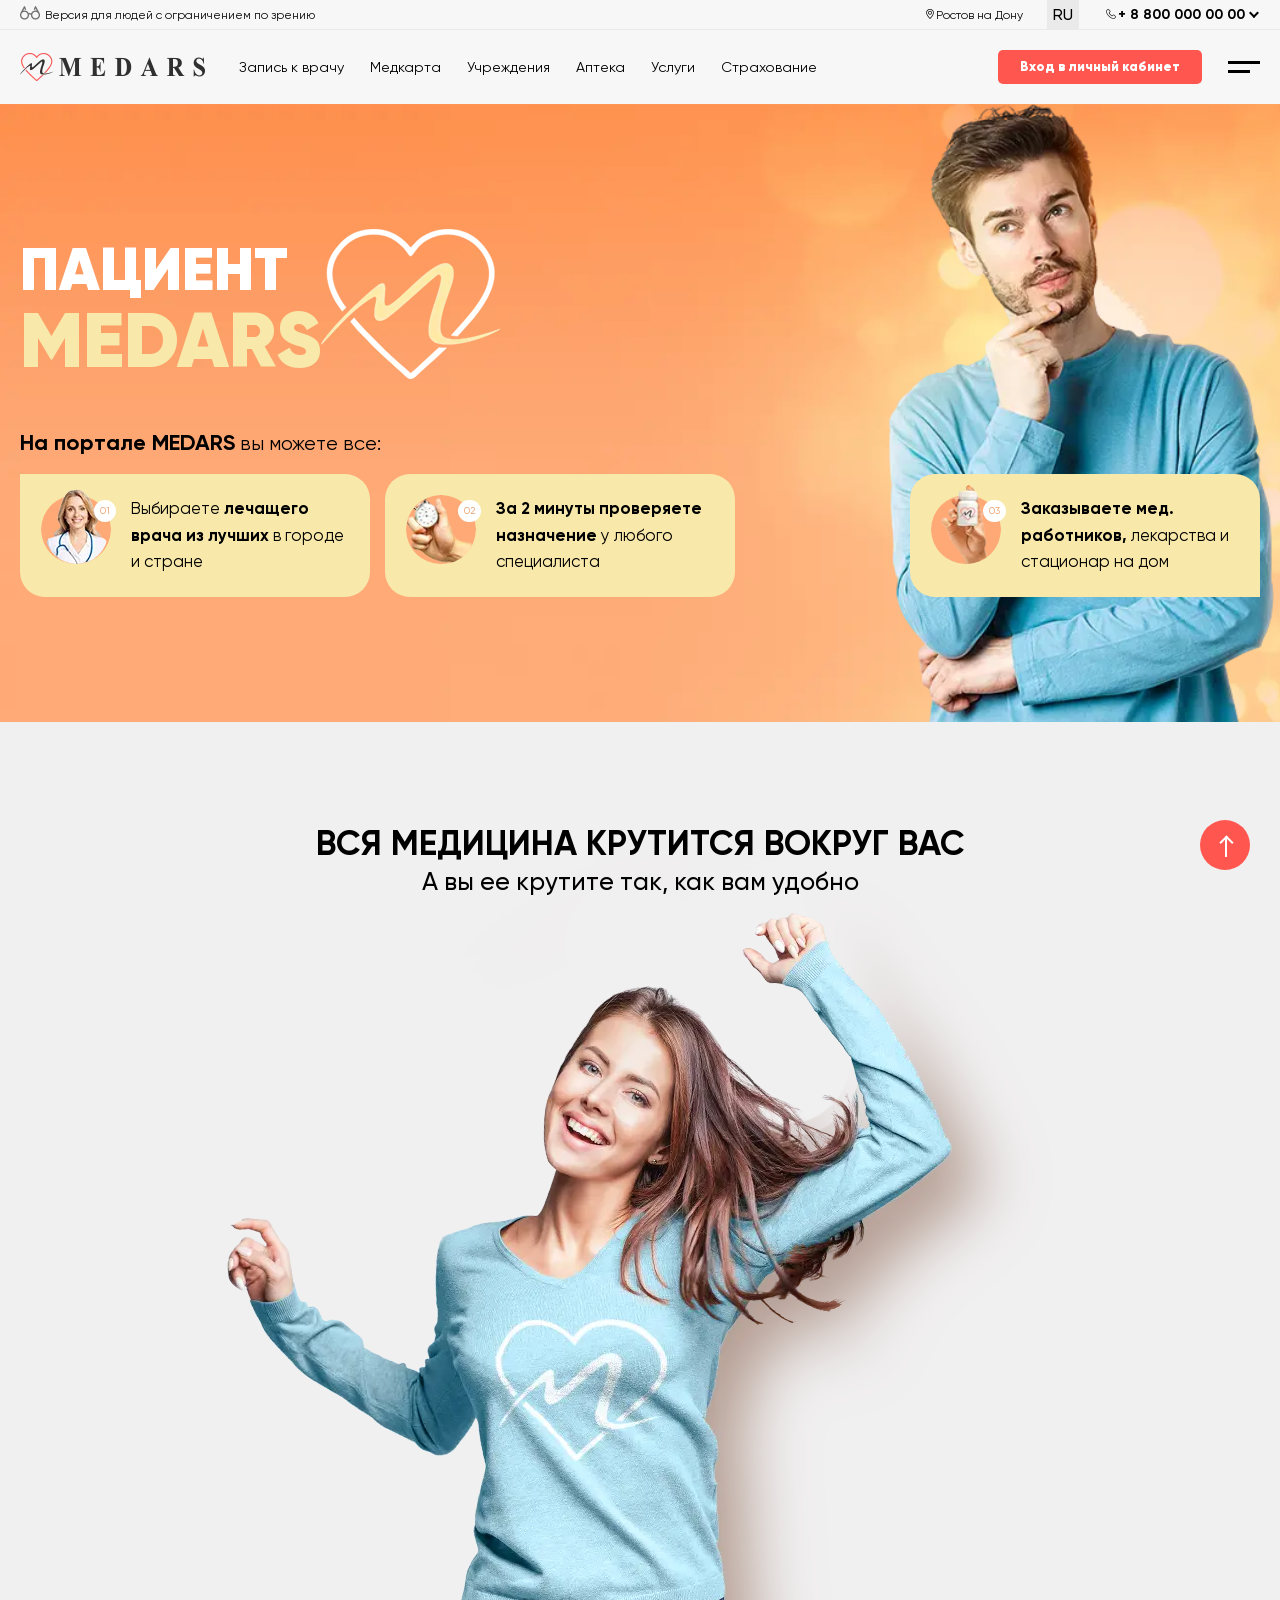
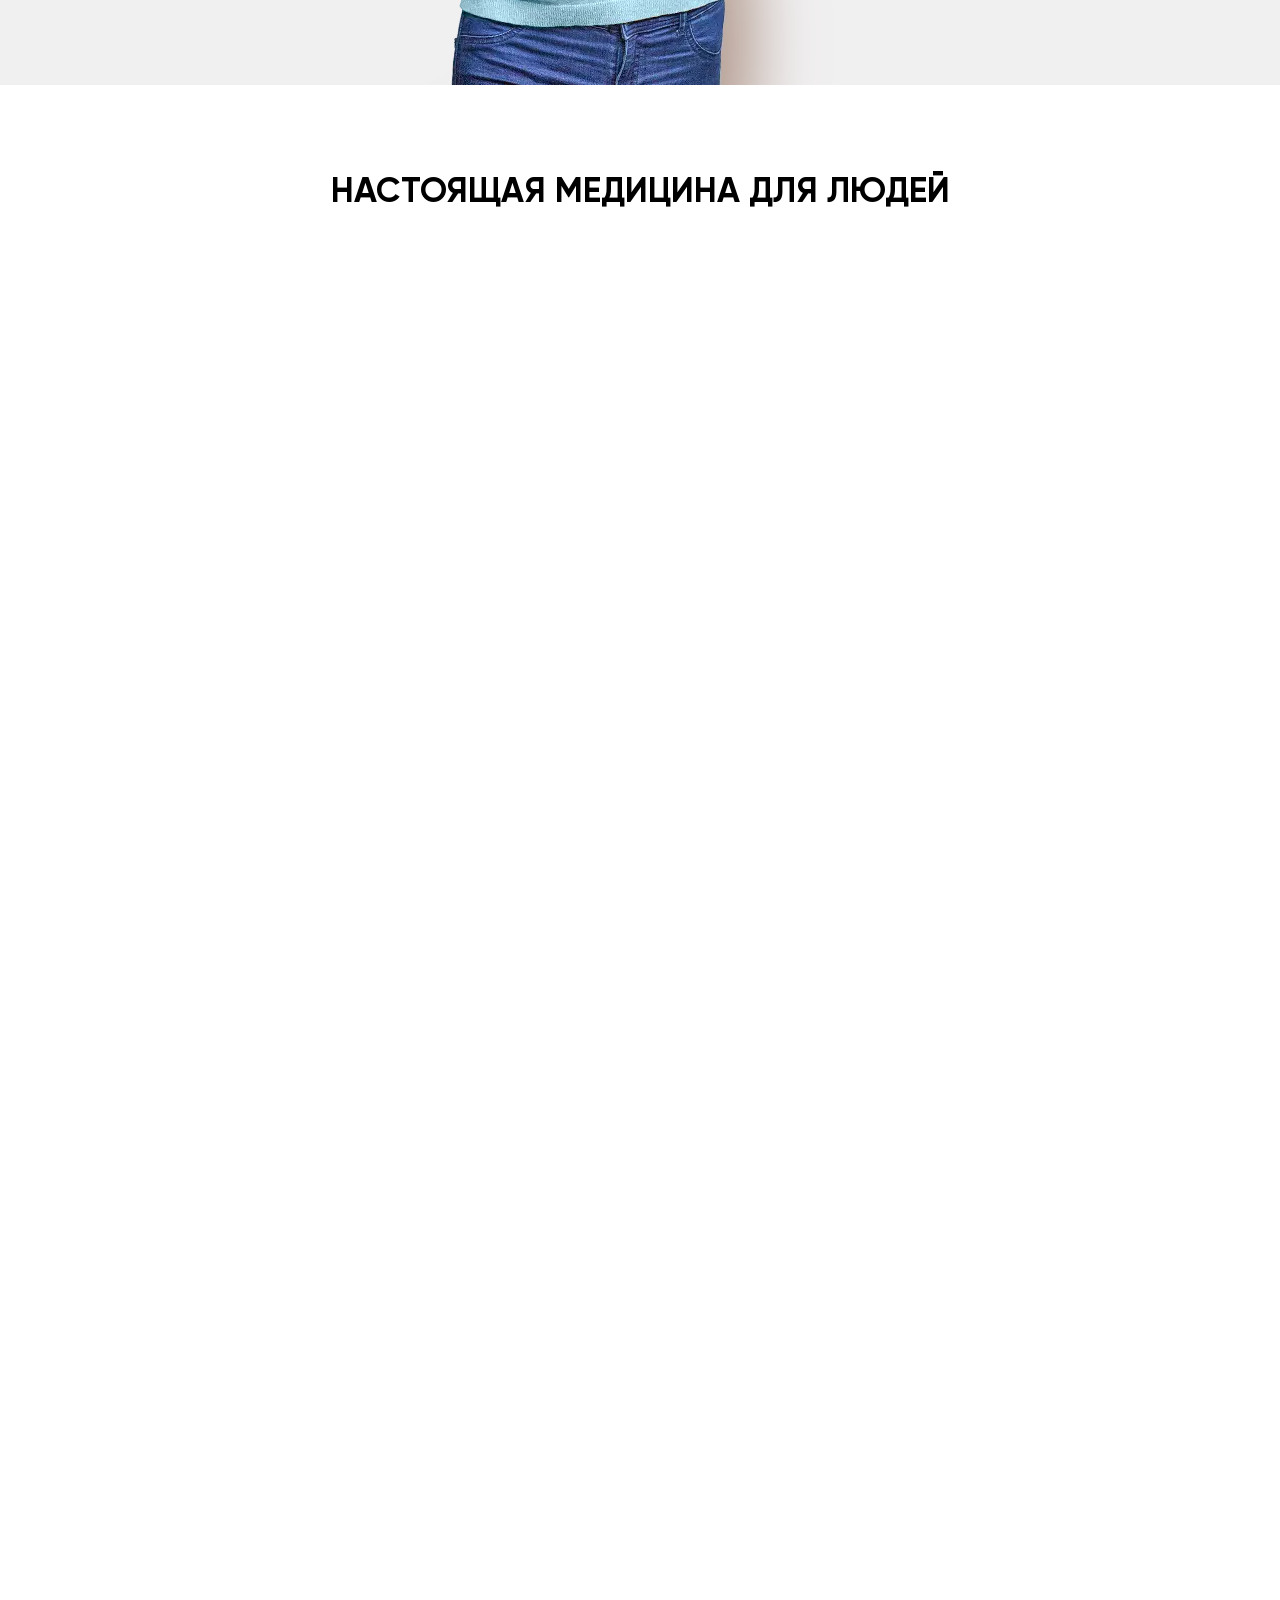
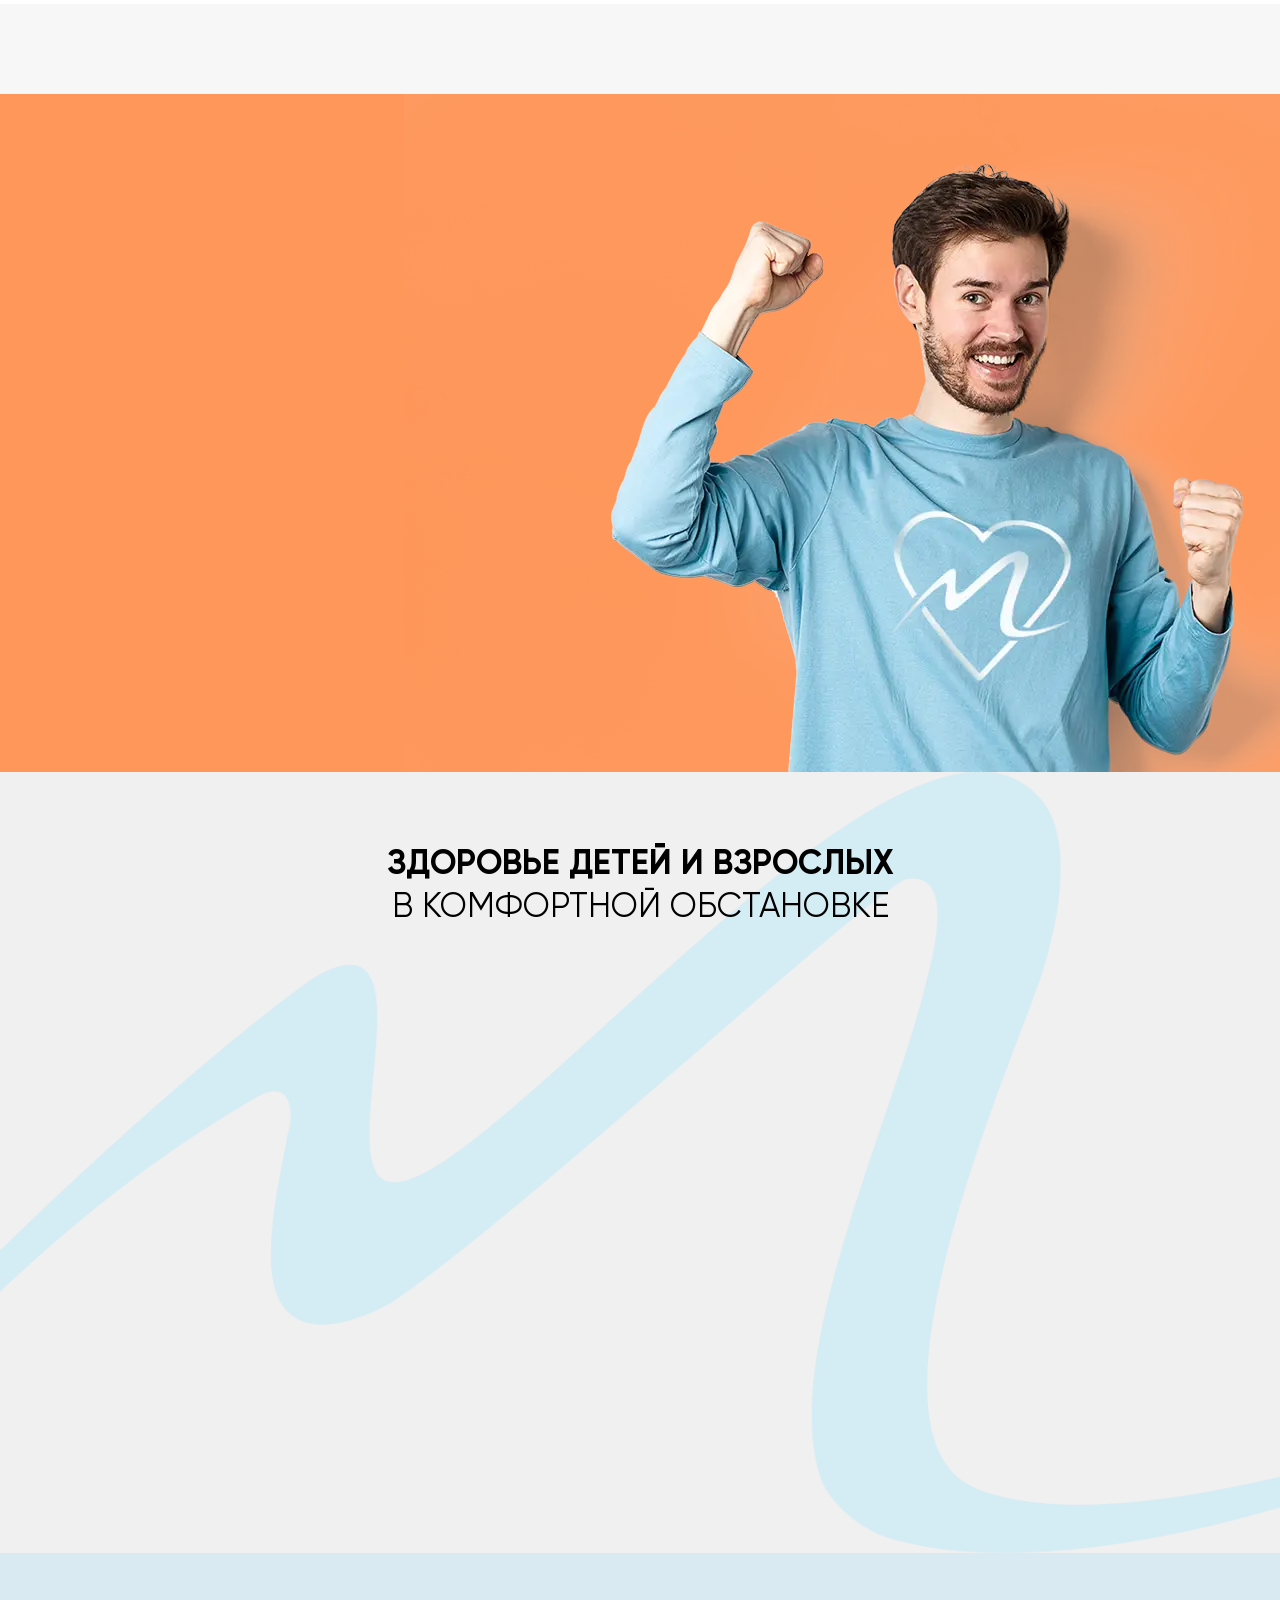
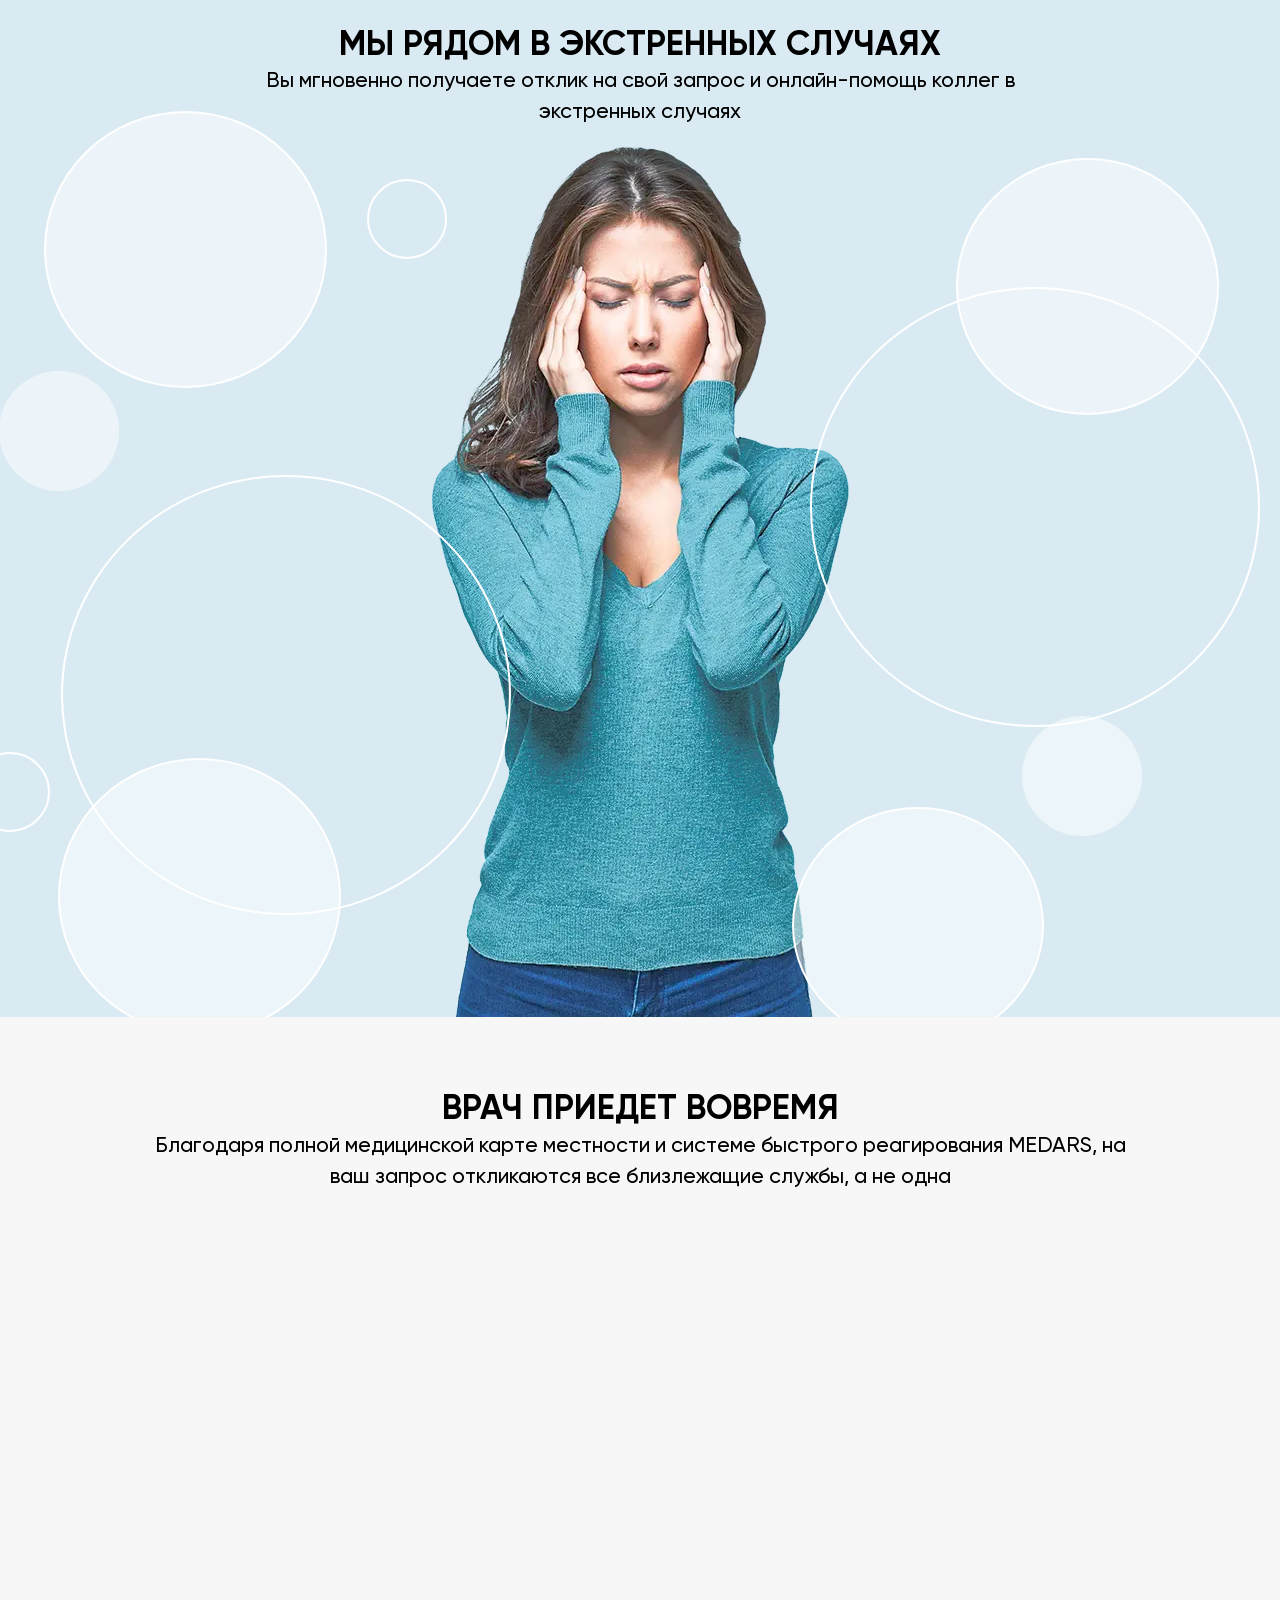
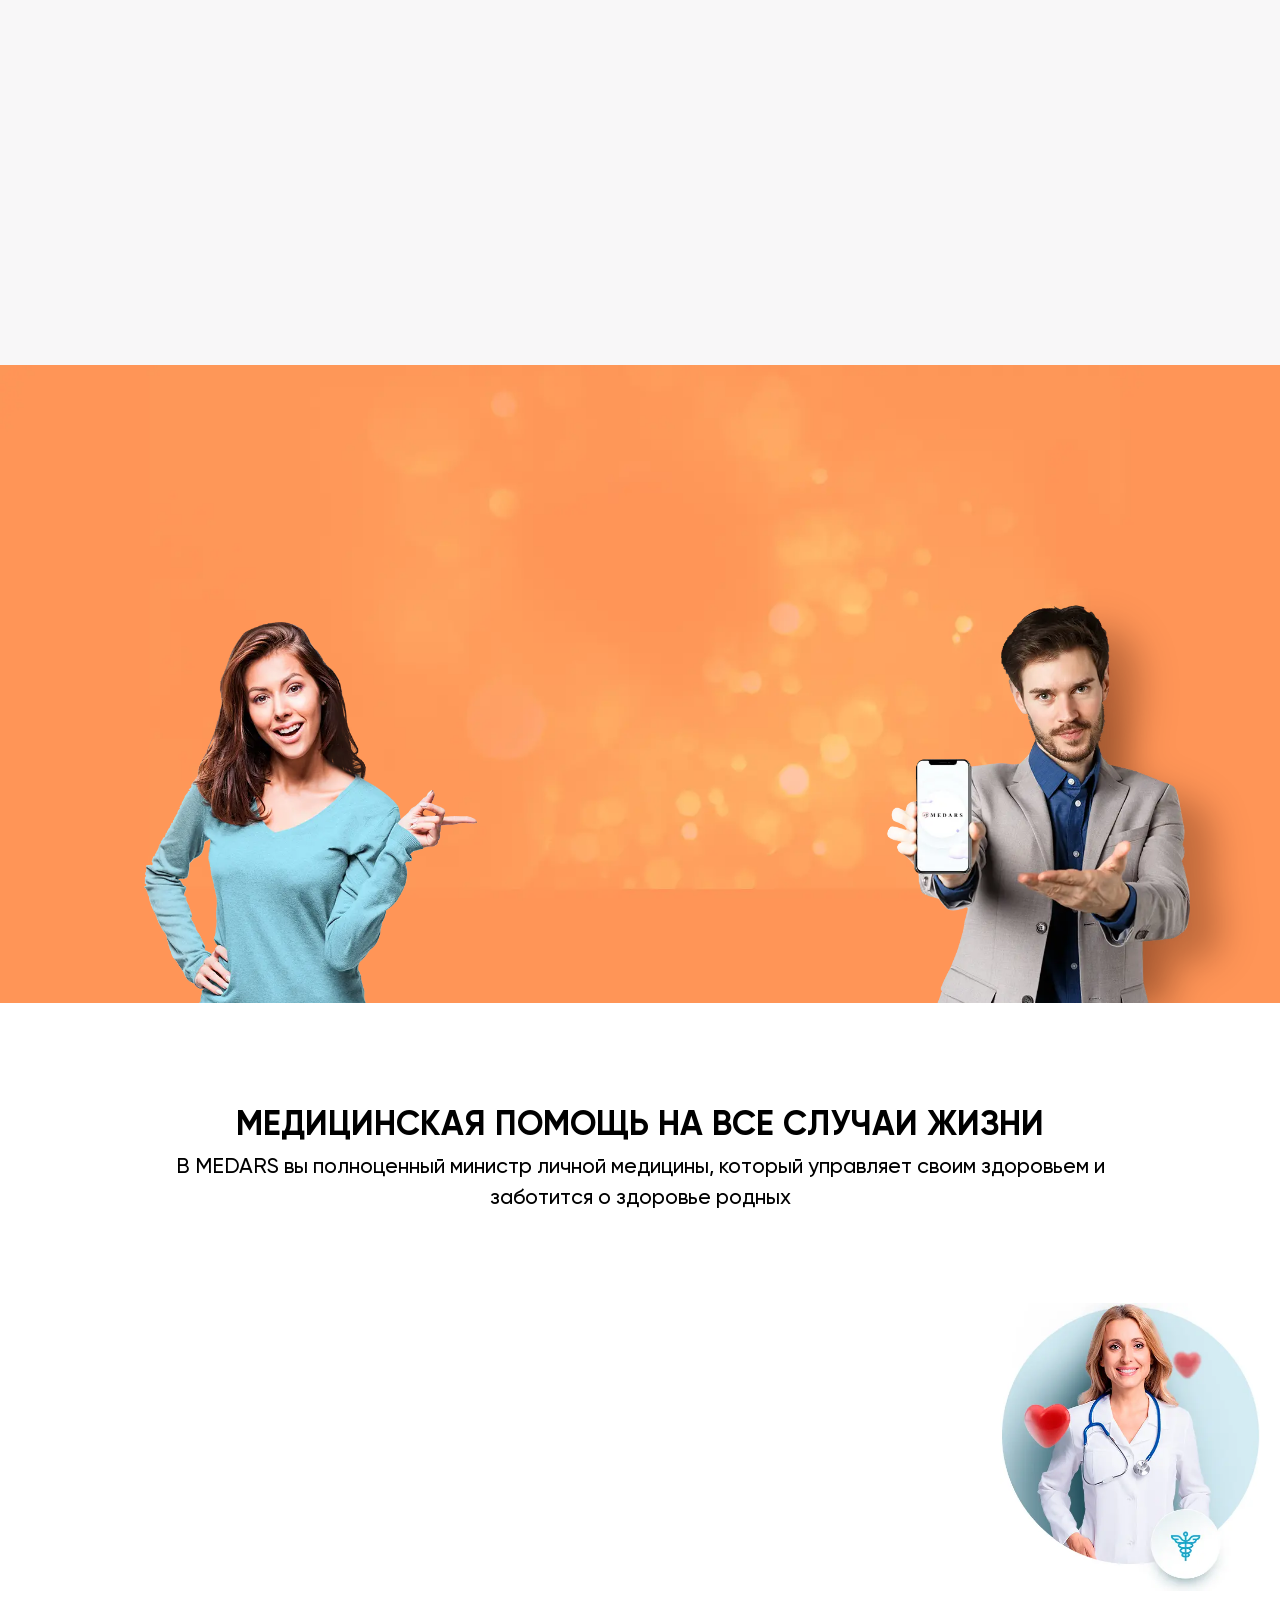
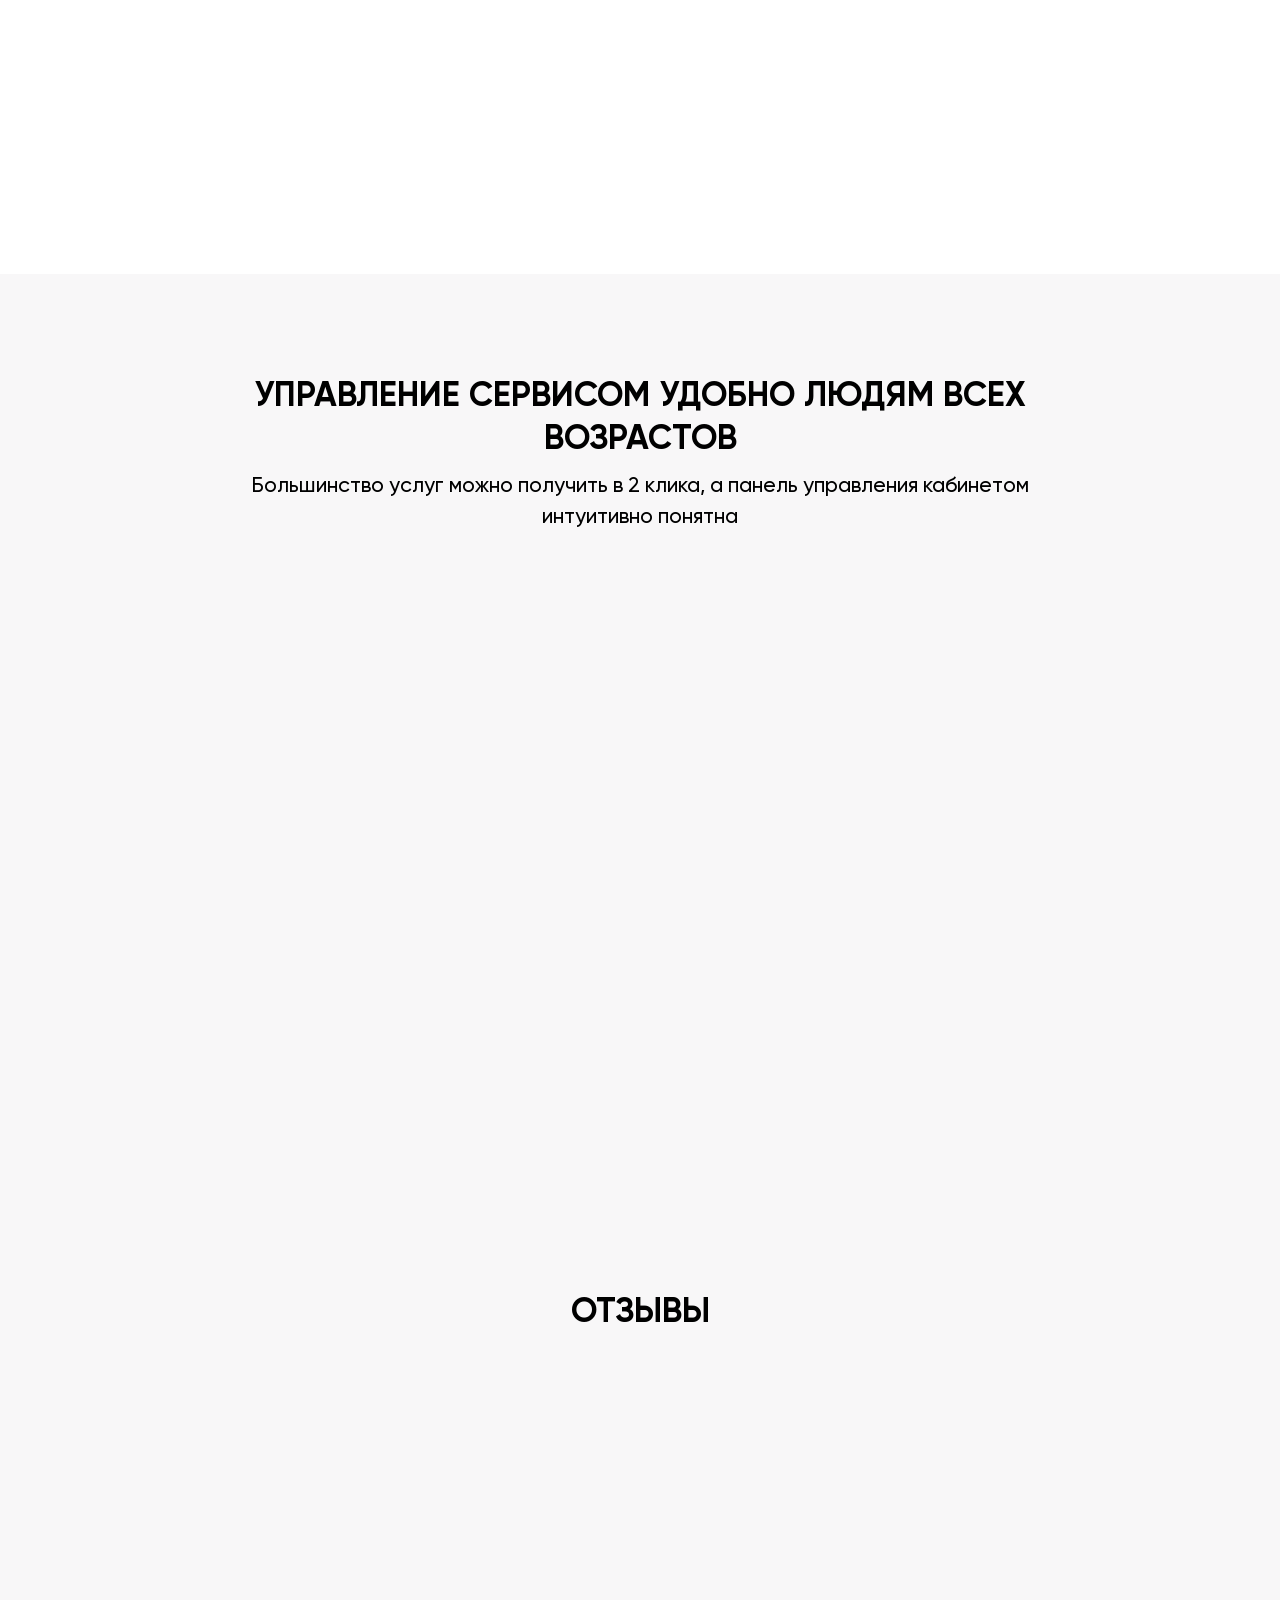
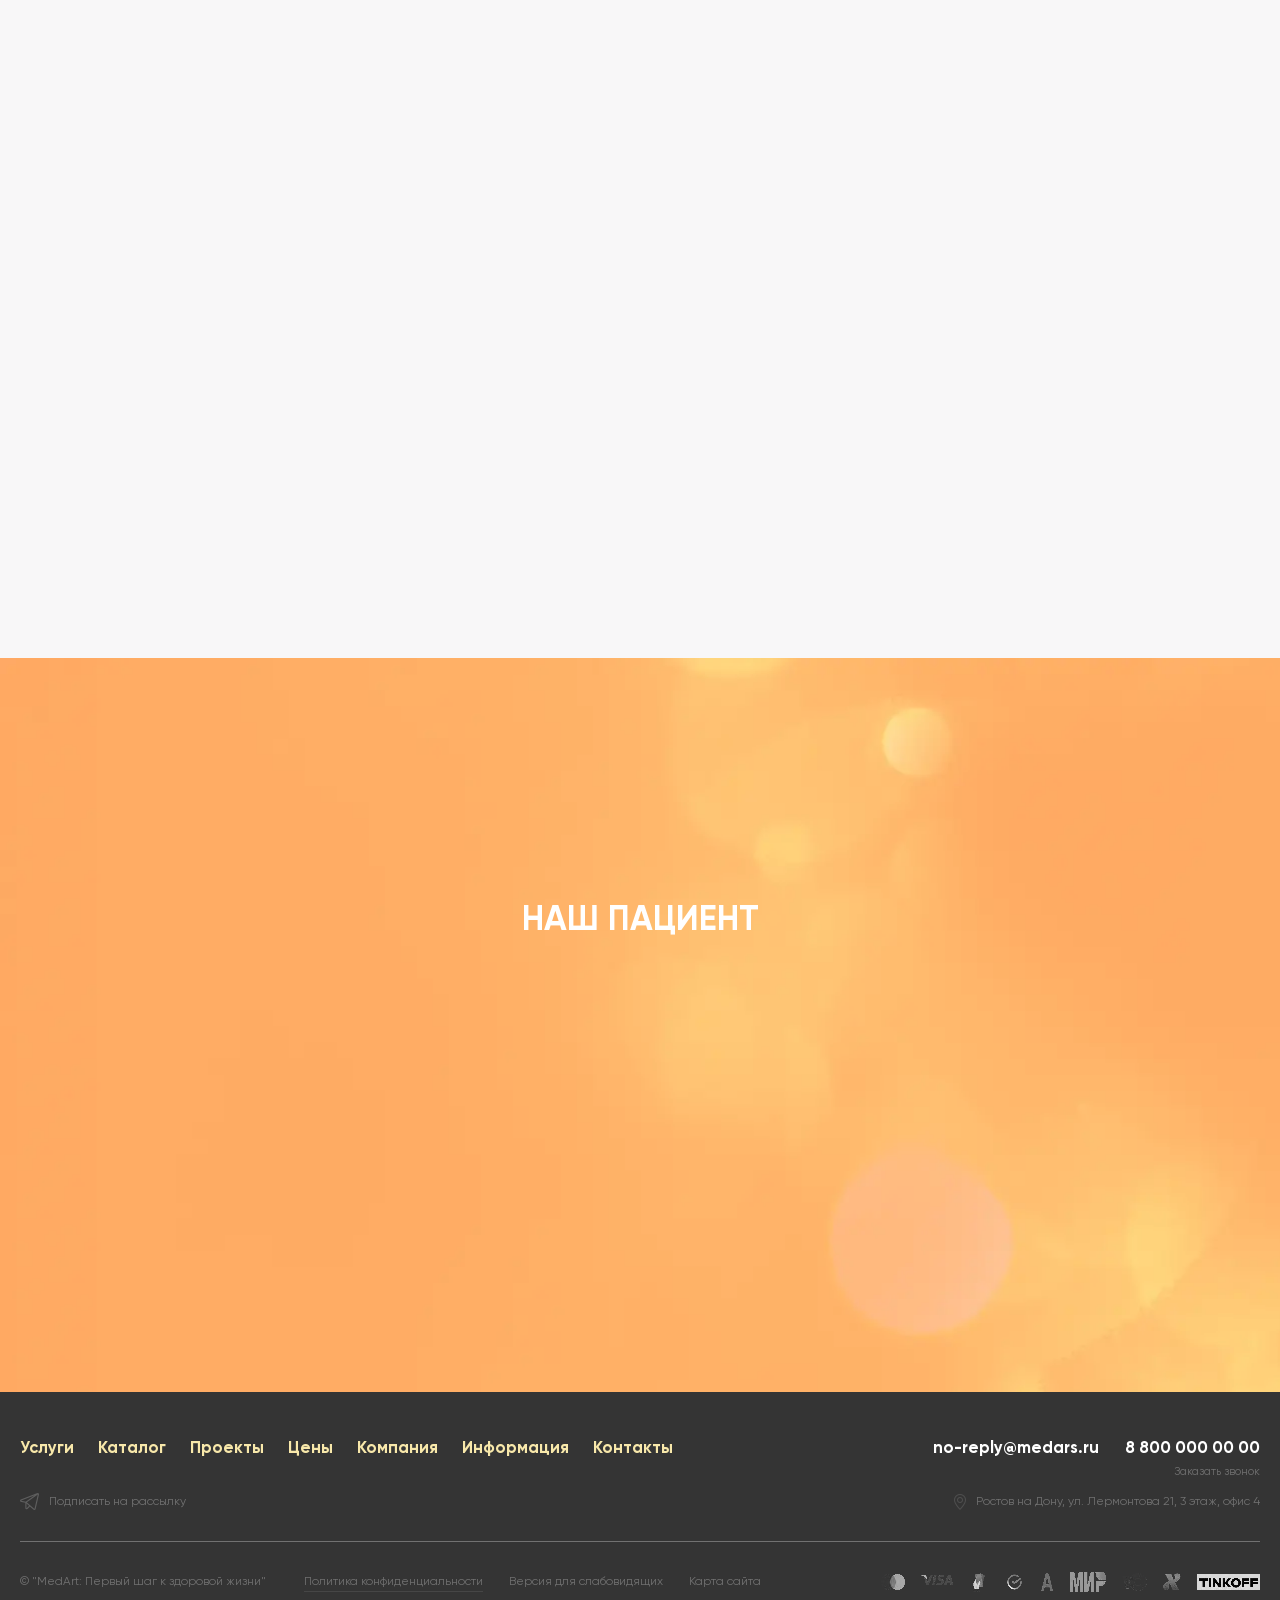
<file: sites/commerce/medars/index.html>
<!DOCTYPE html>
<html lang="ru">

<head>
  <meta charset="UTF-8">
  <meta http-equiv="X-UA-Compatible" content="IE=edge">
  <meta name="viewport" content="width=device-width, initial-scale=1.0">
  <link rel="shortcut icon" href="./img/favicon.png">
  <link rel="preload" href="./fonts/Gilroy-Black.woff" as="font">
  <link rel="preload" href="./fonts/Gilroy-Black.woff2" as="font">
  <link rel="preload" href="./fonts/Gilroy-Bold.woff" as="font">
  <link rel="preload" href="./fonts/Gilroy-Bold.woff2" as="font">
  <link rel="preload" href="./fonts/Gilroy-Medium.woff" as="font">
  <link rel="preload" href="./fonts/Gilroy-Medium.woff2" as="font">
  <link rel="preload" href="./fonts/Gilroy-Regular.woff" as="font">
  <link rel="preload" href="./fonts/Gilroy-Regular.woff2" as="font">
  <link rel="stylesheet" href="./resources//swiper/swiper.css">
  <link rel="stylesheet" href="./resources/aos/aos.css">
  <link rel="stylesheet" href="./css/main-min.css">
  <title>MedArts - Медицинский портал</title>
</head>

<body>
  <div class="anchor" id="anchor"></div>
  <header class="header">

      <div class="header__top">
        <div class="header__container container">
            <div class="header__wrapper-vision" data-da=".header__wrapper-menu, 1024, 5">
              <a class="header__vision" href="#">
                <picture><source srcset="./img/header/glasses.webp"type="image/webp"><img src="./img/header/glasses.png" alt="Очки"></picture>
                <span>Версия для людей с ограничением по зрению</span>
              </a>
            </div>
            <div class="header__top-right">
              <div class="header__regions header-regions" data-da=".header__wrapper-menu, 1024, 2">
                <button class="header-regions__region">
                  <picture><source srcset="./img/header/geo.webp"type="image/webp"><img src="./img/header/geo.png" alt="Иконка"></picture>
                  <span>Ростов на Дону</span>
                </button>
                <div class="header-regions__wrapper-popup">
                  <div class="header-regions__close"></div>
                <div class="header-regions__inner">
                  <div class="header-regions__top">
                    <p class="header-regions__city">
                      Ваш город: Ростов на Дону
                    </p>
                    <div class="header-regions__wrapper-search">
                      <input class="header-regions__input" type="text" placeholder="Найти город">
                      <div class="header-regions__subcity">
                        <a class="header-regions__subcity" href="#">
                          Москва
                        </a>
                        <a class="header-regions__subcity" href="#">
                          Симферополь
                        </a>
                        <a class="header-regions__subcity" href="#">
                          Нижний Новгород
                        </a>
                      </div>
                      <button class="header-regions__btn-search">
                        <svg width="19" height="19">
                        <use xlink:href="./img/svg/sprites.svg#search"></use>
                        </svg>
                      </button>
                    </div>
                  </div>
                  <div class="header-regions__bottom">
                    <div class="header-regions__left-column">
                      <p class="header-regions__text">
                        Округ
                      </p>
                      <div class="header-regions__wrapper-links">
                        <a class="header-regions__link" href="#">
                          Россия
                        </a>
                        <a class="header-regions__link" href="#">
                          Украина
                        </a>
                      </div>
                    </div>
                    <div class="header-regions__middle-column">
                      <p class="header-regions__text">
                        Регион
                      </p>
                      <div class="header-regions__wrapper-links">
                        <a class="header-regions__link" href="#">
                          Московская область
                        </a>
                        <a class="header-regions__link" href="#">
                          Нижегородская область
                        </a>
                        <a class="header-regions__link" href="#">
                          Крым
                        </a>
                      </div>
                    </div>
                    <div class="header-regions__right-column">
                      <p class="header-regions__text">
                        Город
                      </p>
                      <div class="header-regions__wrapper-links">
                        <a class="header-regions__link" href="#">
                          Симферополь
                        </a>
                      </div>
                    </div>
                  </div>
                  <button class="header-regions__exit"></button>
                </div>
                </div>
              </div>
              <div class="header__phones header-phones" data-da=".header__wrapper-menu, 1024, 3">
                <a class="header-phones__phone phone-el" href="tel:88000000000">
                  <picture><source srcset="./img/header/phone.webp"type="image/webp"><img src="./img/header/phone.png" alt="телефон"></picture>
                  + 8 800 000 00 00
                </a>
                <div class="header-phones__body phone-el-body">
                  <div class="header-phones__body-top">
                    <div class="header-phones__wrapper-phone">
                      <a class="header-phones__body-phone" href="tel:+79524466789">+7 952 44-66-789</a>
                    </div>
                    <p class="header-phones__text">
                      Отдел продаж
                    </p>
                  </div>
                  <div class="header-phones__body-middle">
                    <div class="header-phones__wrapper-phone">
                      <a class="header-phones__body-phone" href="tel:+70000000001">+7 000 000-00-01</a>
                    </div>
                    <p class="header-phones__text">
                      Бухгалтерия
                    </p>
                  </div>
                  <div class="header-phones__body-bottom">
                    <div class="header-phones__wrapper-phone">
                      <a class="header-phones__body-phone" href="tel:+70000000002">+7 000 000-00-02</a>
                    </div>
                    <p class="header-phones__text">
                      Директор
                    </p>
                  </div>
                  <div class="header-phones__wrapper-call">
                    <a class="header-phones__call" href="#">Заказать звонок</a>
                  </div>
                  <div class="header-phones__wrapper-email">
                    <p class="header-phones__text">
                      E-mail
                    </p>
                    <a class="header-phones__email" href="mailto:no-reply@medars.ru">
                      no-reply@medars.ru
                    </a>
                  </div>
                  <div class="header-phones__wrapper-address">
                    <p class="header-phones__text">
                      Адрес
                    </p>
                    <address class="header-phones__address">
                      Ростов на Дону, ул. Лермонтова 21, 3 этаж, офис 4
                    </address>
                  </div>
                  <button class="header-phones__cls"></button>
                </div>
              </div>
              <div class="header__language header-language">
                <button class="header-language__display element-clicker" data-path="language">
                  Ru
                </button>
                <div class="header-language__body clicker-body" data-target="language">
                  <a class="header-language__el-language" href="#">Ua</a>
                  <a class="header-language__el-language" href="#">Kz</a>
                </div>
              </div>
            </div>
        </div>
      </div>
      <div class="header__bottom">
       <div class="header__container container">
        <div class="header__bottom-left">
          <div class="header__wrapper-logo header__wrapper-logo_none">
            <a class="header__logo" href="#">
              <picture><source srcset="./img/header/logo.webp"type="image/webp"><img src="./img/header/logo.png" alt="Логотип"></picture>
            </a>
          </div>
          <button class="header__burger burger">
            <span class="burger__line"></span>
            </button>
          <div class="header__wrapper-logo" data-da=".header__wrapper-menu, 1024, 0">
            <a class="header__logo" href="index.html">
              <picture><source srcset="./img/header/logo.webp"type="image/webp"><img src="./img/header/logo.png" alt="Логотип"></picture>
            </a>
          </div>
            <div class="header__wrapper-menu">
              <div class="header__wrapper-closure"></div>
              <nav class="header__nav nav">
                <ul class="nav__list">
                <li class="nav__item nav__item_position">
                  <button class="nav__btn menu-one-body-init"></button>
                  <a class="nav__link menu-one" href="#">
                    Запись к врачу
                  </a>
                  <div class="nav__body nav-body menu-one-body">
                    <button class="nav__body-cls menu-one-body-close"></button>
                    <div class="nav-body__item nav-body__item_display">
                        <div class="nav-body__image">
                          <picture><source srcset="./img/header/enroll_1.webp"type="image/webp"><img src="./img/header/enroll_1.png" alt="Картинка"></picture>
                        </div>
                        <div class="nav-body__item-right">
                          <button class="nav__btn menu-one-body-item-1-init"></button>
                          <a class="nav-body__item-name nav-body__item-name_bold" href="#">
                            Взрослое отделение
                          </a>
                          <ul class="nav-body__item-items menu-one-body-item-1">
                            <li class="nav-body__item-item">
                              <a class="nav-body__item-name" href="#">Репродуктология и ведение беременности</a>
                            </li>
                            <li class="nav-body__item-item">
                              <a class="nav-body__item-name" href="#">Отоларингология</a>
                            </li>
                            <li class="nav-body__item-item">
                              <a class="nav-body__item-name" href="#">Неврология</a>
                            </li>
                            <li class="nav-body__item-item">
                              <a class="nav-body__item-name" href="#">Стоматология</a>
                            </li>
                            <li class="nav-body__item-item item-hidden-1">
                              <a class="nav-body__item-name" href="#">Травматология</a>
                            </li>
                            <li class="nav-body__item-item item-hidden-1">
                              <a class="nav-body__item-name" href="#">Урология</a>
                            </li>
                            <li class="nav-body__item-item item-hidden-1">
                              <a class="nav-body__item-name" href="#">Проктология</a>
                            </li>
                            <li class="nav-body__item-item item-hidden-1">
                              <a class="nav-body__item-name" href="#">Гинекология</a>
                            </li>
                            <li class="nav-body__item-item item-hidden-1">
                              <a class="nav-body__item-name" href="#">Флебология и сосудистая хирургия</a>
                            </li>
                            <li class="nav-body__item-item item-hidden-1">
                              <a class="nav-body__item-name" href="#">Пульмонология</a>
                            </li>
                            <li class="nav-body__item-item item-hidden-1">
                              <a class="nav-body__item-name" href="#">Фтизиатрия</a>
                            </li>
                            <li class="nav-body__item-item item-hidden-1">
                              <a class="nav-body__item-name" href="#">Эндокринология и хирургия щитовидной железы</a>
                            </li>
                            <li class="nav-body__item-item item-hidden-1">
                              <a class="nav-body__item-name" href="#">Гематология</a>
                            </li>
                            <li class="nav-body__item-item item-hidden-1">
                              <a class="nav-body__item-name" href="#">Ревматология</a>
                            </li>
                            <li class="nav-body__item-item item-hidden-1">
                              <a class="nav-body__item-name" href="#">Психиатрия и Психология</a>
                            </li>
                            <li class="nav-body__item-item item-hidden-1">
                              <a class="nav-body__item-name" href="#">Наркология</a>
                            </li>
                            <li class="nav-body__item-item item-hidden-1">
                              <a class="nav-body__item-name" href="#">Онкология и Онкохирургия</a>
                            </li>
                            <li class="nav-body__item-item item-hidden-1">
                              <a class="nav-body__item-name" href="#">Офтальмология</a>
                            </li>
                            <li class="nav-body__item-item item-hidden-1">
                              <a class="nav-body__item-name" href="#">Аллергология</a>
                            </li>
                            <li class="nav-body__item-item item-hidden-1">
                              <a class="nav-body__item-name" href="#">Эпидемиология</a>
                            </li>
                            <li class="nav-body__item-item item-hidden-1">
                              <a class="nav-body__item-name" href="#">Инфекционные болезни</a>
                            </li>
                            <li class="nav-body__item-item item-hidden-1">
                              <a class="nav-body__item-name" href="#">Реабилитология</a>
                            </li>
                            <li class="nav-body__item-item item-hidden-1">
                              <a class="nav-body__item-name" href="#">Физиотерапия</a>
                            </li>
                            <li class="nav-body__item-item item-hidden-1">
                              <a class="nav-body__item-name" href="#">Дерматовенерология</a>
                            </li>
                            <li class="nav-body__item-item item-hidden-1">
                              <a class="nav-body__item-name" href="#">Андрология</a>
                            </li>
                            <li class="nav-body__item-item item-hidden-1">
                              <a class="nav-body__item-name" href="#">Диетология</a>
                            </li>
                            <li class="nav-body__item-item item-hidden-1">
                              <a class="nav-body__item-name" href="#">Иммунология</a>
                            </li>
                            <li class="nav-body__item-item item-hidden-1">
                              <a class="nav-body__item-name" href="#">Маммология</a>
                            </li>
                            <li class="nav-body__item-item item-hidden-1">
                              <a class="nav-body__item-name" href="#">Нефрология</a>
                            </li>
                            <li class="nav-body__item-item item-hidden-1">
                              <a class="nav-body__item-name" href="#">Цитология</a>
                            </li>
                            <li class="nav-body__item-item item-hidden-1">
                              <a class="nav-body__item-name" href="#">Кардиохирургия</a>
                            </li>
                            <li class="nav-body__item-item item-hidden-1">
                              <a class="nav-body__item-name" href="#">Общая хирургия</a>
                            </li>
                            <li class="nav-body__item-item item-hidden-1">
                              <a class="nav-body__item-name" href="#">Нейрохирургия</a>
                            </li>
                            <li class="nav-body__item-item item-hidden-1">
                              <a class="nav-body__item-name" href="#">Торакальная хирургия</a>
                            </li>
                            <li class="nav-body__item-item item-hidden-1">
                              <a class="nav-body__item-name" href="#">Пластическая хирургия</a>
                            </li>
                            <li class="nav-body__item-item item-hidden-1">
                              <a class="nav-body__item-name" href="#">Челюстно-лицевая хирургия</a>
                            </li>
                            <li class="nav-body__item-item item-hidden-1">
                              <a class="nav-body__item-name" href="#">Анестезиология и Реаниматология</a>
                            </li>
                            <li class="nav-body__item-item item-hidden-1">
                              <a class="nav-body__item-name" href="#">Гастроэнтерология</a>
                            </li>
                            <li class="nav-body__item-item item-hidden-1">
                              <a class="nav-body__item-name" href="#">Кардиология</a>
                            </li>
                            <li class="nav-body__item-item item-hidden-1">
                              <a class="nav-body__item-name" href="#">Терапия</a>
                            </li>
                              <li class="nav-body__item-anonimus">
                                <button class="nav__body-cls menu-one-body-item-1-clos"></button>
                              </li>
                          </ul>
                          <button class="nav-body__more more-item-1">
                            Ещё
                          </button>
                          <button class="nav-body__collapse collapse-item-1">
                            Скрыть
                          </button>
                        </div>
                    </div>
                    <div class="nav-body__item nav-body__item_display">
                      <div class="nav-body__image">
                        <picture><source srcset="./img/header/enroll_2.webp"type="image/webp"><img src="./img/header/enroll_2.png" alt="Картинка"></picture>
                      </div>
                      <div class="nav-body__item-right">
                        <button class="nav__btn menu-one-body-item-2-init"></button>
                        <a class="nav-body__item-name nav-body__item-name_bold" href="#">
                        Детское отделение
                        </a>
                        <ul class="nav-body__item-items menu-one-body-item-2">
                          <li class="nav-body__item-item">
                            <a class="nav-body__item-name" href="#">Педиатрия</a>
                          </li>
                          <li class="nav-body__item-item">
                            <a class="nav-body__item-name" href="#">Детская кардиология</a>
                          </li>
                          <li class="nav-body__item-item">
                            <a class="nav-body__item-name" href="#">Детская стоматология</a>
                          </li>
                          <li class="nav-body__item-item">
                            <a class="nav-body__item-name" href="#">Детская урология</a>
                          </li>
                          <li class="nav-body__item-item">
                            <a class="nav-body__item-name" href="#">Детская проктология</a>
                          </li>
                          <li class="nav-body__item-item item-hidden-2">
                            <a class="nav-body__item-name" href="#">Детская гинекология</a>
                          </li>
                          <li class="nav-body__item-item item-hidden-2">
                            <a class="nav-body__item-name" href="#">Детская пульмонология</a>
                          </li>
                          <li class="nav-body__item-item item-hidden-2">
                            <a class="nav-body__item-name" href="#">Детская физиотерапия и реабилитология</a>
                          </li>
                          <li class="nav-body__item-item item-hidden-2">
                            <a class="nav-body__item-name" href="#">Детская эндокринология</a>
                          </li>
                          <li class="nav-body__item-item item-hidden-2">
                            <a class="nav-body__item-name" href="#">Детская отоларингология</a>
                          </li>
                          <li class="nav-body__item-item item-hidden-2">
                            <a class="nav-body__item-name" href="#">Детская гематология</a>
                          </li>
                          <li class="nav-body__item-item item-hidden-2">
                            <a class="nav-body__item-name" href="#">Детская психология и психиатрия</a>
                          </li>  
                          <li class="nav-body__item-item item-hidden-2">
                            <a class="nav-body__item-name" href="#">Детская онкология</a>
                          </li>
                          <li class="nav-body__item-item item-hidden-2">
                            <a class="nav-body__item-name" href="#">Детская гастроэнтерология</a>
                          </li>
                          <li class="nav-body__item-item item-hidden-2">
                            <a class="nav-body__item-name" href="#">Детские инфекции</a>
                          </li>
                          <li class="nav-body__item-item item-hidden-2">
                            <a class="nav-body__item-name" href="#">Детская дерматология и аллергология</a>
                          </li>  
                          <li class="nav-body__item-item item-hidden-2">
                            <a class="nav-body__item-name" href="#">Детская хирургия</a>
                          </li>
                          <li class="nav-body__item-item item-hidden-2">
                            <a class="nav-body__item-name" href="#">Детская кардиохирургия</a>
                          </li>
                          <li class="nav-body__item-item item-hidden-2">
                            <a class="nav-body__item-name" href="#">Детская нейрохирургия</a>
                          </li>
                          <li class="nav-body__item-item item-hidden-2">
                            <a class="nav-body__item-name" href="#">Детская флебология и сосудистая хирургия</a>
                          </li>
                          <li class="nav-body__item-item item-hidden-2">
                            <a class="nav-body__item-name" href="#">Детская челюстно-лицевая и пластическая хирургия</a>
                          </li>
                          <li class="nav-body__item-item item-hidden-2">
                            <a class="nav-body__item-name" href="#">Детская реаниматология и анестезиология</a>
                          </li>
                          <li class="nav-body__item-item item-hidden-2">
                            <a class="nav-body__item-name" href="#">Детская травматология</a>
                          </li>
                          <li class="nav-body__item-item item-hidden-2">
                            <a class="nav-body__item-name" href="#">Неонатология</a>
                          </li>
                          <li class="nav-body__item-item item-hidden-2">
                            <a class="nav-body__item-name" href="#">Детская офтальмология</a>
                          </li>
                          <li class="nav-body__item-item item-hidden-2">
                            <a class="nav-body__item-name" href="#">Детская ортопедия</a>
                          </li>
                          <li class="nav-body__item-anonimus">
                            <button class="nav__body-cls menu-one-body-item-2-clos"></button>
                          </li>
                        </ul>
                        <button class="nav-body__more more-item-2">
                          Ещё
                        </button>
                        <button class="nav-body__collapse collapse-item-2">
                          Скрыть
                        </button>
                      </div>
                    </div>
                    <div class="nav-body__item nav-body__item_display">
                      <div class="nav-body__image">
                        <picture><source srcset="./img/header/enroll_3.webp"type="image/webp"><img src="./img/header/enroll_3.png" alt="Картинка"></picture>
                      </div>
                      <div class="nav-body__item-right">
                        <button class="nav__btn menu-one-body-item-3-init"></button>
                        <a class="nav-body__item-name nav-body__item-name_bold" href="#">
                          Врач на дом
                        </a>
                        <ul class="nav-body__item-items menu-one-body-item-3">
                          <li class="nav-body__item-item">
                            <a class="nav-body__item-name" href="#">Скорая и неотложная помощь</a>
                          </li>
                          <li class="nav-body__item-item">
                            <a class="nav-body__item-name" href="#">Вызов врача на дом</a>
                          </li>
                          <li class="nav-body__item-anonimus">
                            <button class="nav__body-cls menu-one-body-item-3-clos"></button>
                          </li>
                        </ul>
                      </div>
                    </div>
                    <div class="nav-body__item nav-body__item_display">
                      <div class="nav-body__image">
                        <picture><source srcset="./img/header/enroll_4.webp"type="image/webp"><img src="./img/header/enroll_4.png" alt="Картинка"></picture>
                      </div>
                      <div class="nav-body__item-right">
                        <button class="nav__btn menu-one-body-item-4-init"></button>
                        <a class="nav-body__item-name nav-body__item-name_bold" href="#">
                        Медсестра на дом
                        </a>
                        <ul class="nav-body__item-items menu-one-body-item-4">
                          <li class="nav-body__item-item">
                            <a class="nav-body__item-name" href="#">Вызов медицинской сестры на дом</a>
                          </li>
                          <li class="nav-body__item-anonimus">
                            <button class="nav__body-cls menu-one-body-item-4-clos"></button>
                          </li>
                        </ul>
                      </div>
                    </div>
                    <div class="nav-body__item nav-body__item_display">
                      <div class="nav-body__image">
                        <picture><source srcset="./img/header/enroll_5.webp"type="image/webp"><img src="./img/header/enroll_5.png" alt="Картинка"></picture>
                      </div>
                      <div class="nav-body__item-right">
                        <button class="nav__btn menu-one-body-item-5-init"></button>
                        <a class="nav-body__item-name nav-body__item-name_bold" href="#">
                        Диагностика
                        </a>
                        <ul class="nav-body__item-items menu-one-body-item-5">
                          <li class="nav-body__item-item">
                            <a class="nav-body__item-name" href="#">Лабораторная диагностика</a>
                          </li>
                          <li class="nav-body__item-item">
                            <a class="nav-body__item-name" href="#">Ультразвуковая диагностика</a>
                          </li>
                          <li class="nav-body__item-item">
                            <a class="nav-body__item-name" href="#">Эндоскопия</a>
                          </li>
                          <li class="nav-body__item-item">
                            <a class="nav-body__item-name" href="#">Магнитно-резонансная томография</a>
                          </li>  
                          <li class="nav-body__item-item">
                            <a class="nav-body__item-name" href="#">Компьютерная томография</a>
                          </li>
                          <li class="nav-body__item-item item-hidden-3">
                            <a class="nav-body__item-name" href="#">Рентгенография</a>
                          </li>
                          <li class="nav-body__item-item item-hidden-3">
                            <a class="nav-body__item-name" href="#">Электрокардиография</a>
                          </li>  
                          <li class="nav-body__item-item item-hidden-3">
                            <a class="nav-body__item-name" href="#">Исследование слуха</a>
                          </li>
                          <li class="nav-body__item-item item-hidden-3">
                            <a class="nav-body__item-name" href="#">Исследование зрения</a>
                          </li>
                          <li class="nav-body__item-anonimus">
                            <button class="nav__body-cls menu-one-body-item-5-clos"></button>
                          </li>
                        </ul>
                        <button class="nav-body__more more-item-3">
                          Ещё
                        </button>
                        <button class="nav-body__collapse collapse-item-3">
                          Скрыть
                        </button>
                      </div>
                    </div>
                    <div class="nav-body__item">
                      <div class="nav-body__item-right">
                        <button class="nav__btn menu-one-body-item-6-init"></button>
                        <a class="nav-body__item-name nav-body__item-name_bold" href="#">
                         Аптека
                        </a>
                        <ul class="nav-body__item-items menu-one-body-item-6">
                          <li class="nav-body__item-item">
                            <a class="nav-body__item-name" href="#">Фармация, медицинские принадлежности и лекарственные средства</a>
                          </li>
                          <li class="nav-body__item-anonimus">
                            <button class="nav__body-cls menu-one-body-item-6-clos"></button>
                          </li>
                        </ul>
                      </div>
                    </div>
                    <div class="nav-body__item">
                      <div class="nav-body__item-right">
                        <button class="nav__btn menu-one-body-item-7-init"></button>
                        <a class="nav-body__item-name nav-body__item-name_bold" href="#">
                          Магазины медицинской техники
                        </a>
                        <ul class="nav-body__item-items menu-one-body-item-7">
                          <li class="nav-body__item-item">
                            <a class="nav-body__item-name" href="#">Товары медицинской техники и оборудования</a>
                          </li>
                          <li class="nav-body__item-anonimus">
                            <button class="nav__body-cls menu-one-body-item-7-clos"></button>
                          </li>
                        </ul>
                      </div>
                    </div>
                    <div class="nav-body__item">
                      <div class="nav-body__item-right">
                        <button class="nav__btn menu-one-body-item-8-init"></button>
                        <a class="nav-body__item-name nav-body__item-name_bold" href="#">
                          Covid-19
                        </a>
                        <ul class="nav-body__item-items menu-one-body-item-8">
                          <li class="nav-body__item-item">
                            <a class="nav-body__item-name" href="#">COVID-19</a>
                          </li>
                          <li class="nav-body__item-anonimus">
                            <button class="nav__body-cls menu-one-body-item-8-clos"></button>
                          </li>
                        </ul>
                      </div>
                    </div>
                  </div>
                  </li>
                  <li class="nav__item">
                    <a class="nav__link" href="#">
                      Медкарта
                    </a>
                    </li>
                    <li class="nav__item">
                      <a class="nav__link" href="#">
                        Учреждения
                      </a>
                      </li>
                      <li class="nav__item">
                        <button class="nav__btn menu-two-body-init"></button>
                        <a class="nav__link menu-two" href="#">
                          Аптека
                        </a>
                        <div class="nav__body nav__body_size nav-body menu-two-body">
                          <button class="nav__body-cls menu-two-body-close"></button>
                          <ul class="nav-body__item-items">
                            <li class="nav-body__item-item nav-body__item-item_size">
                              <a class="nav-body__item-name nav-body__item-name_size" href="#">О портале</a>
                            </li>
                            <li class="nav-body__item-item nav-body__item-item_size">
                              <a class="nav-body__item-name nav-body__item-name_size" href="#">Лицензии</a>
                            </li>
                            <li class="nav-body__item-item nav-body__item-item_size">
                              <a class="nav-body__item-name nav-body__item-name_size" href="#">Партнеры</a>
                            </li>
                            <li class="nav-body__item-item nav-body__item-item_size">
                              <a class="nav-body__item-name nav-body__item-name_size" href="#">Отзывы</a>
                            </li> 
                            <li class="nav-body__item-item nav-body__item-item_size">
                              <button class="nav__btn menu-four-body-init"></button>
                              <a class="nav-body__item-name nav-body__item-name_size menu-four" href="#">Специалисты</a>
                              <div class="nav__body nav__body_size nav-body menu-four-body" data-da=".header__nav, 1024, 0">
                               <ul class="nav-body__item-items">
                                 <li class="nav-body__item-item">
                                  <a class="nav-body__item-name nav-body__item-name_size" href="#">Взрослое отделение</a>
                                 </li>
                                 <li class="nav-body__item-item">
                                  <a class="nav-body__item-name nav-body__item-name_size" href="#">Детские врачи</a>
                                 </li>
                               </ul>
                               <button class="nav__body-cls menu-four-body-close"></button>
                              </div>
                            </li>
                            <li class="nav-body__item-item nav-body__item-item_size">
                              <a class="nav-body__item-name nav-body__item-name_size" href="#">Реквизиты</a>
                            </li>
                            <li class="nav-body__item-item nav-body__item-item_size">
                              <a class="nav-body__item-name nav-body__item-name_size" href="#">Надзорные органы</a>
                            </li>
                            <li class="nav-body__item-item nav-body__item-item_size">
                              <a class="nav-body__item-name nav-body__item-name_size" href="#">Вакансии</a>
                            </li>
                            <li class="nav-body__item-item nav-body__item-item_size">
                              <a class="nav-body__item-name nav-body__item-name_size" href="#">Производители</a>
                            </li>
                            <li class="nav-body__item-item nav-body__item-item_size">
                              <a class="nav-body__item-name nav-body__item-name_size" href="#">Вопросы и ответы</a>
                            </li>
                          </ul>
                          
                        </div>
                        </li>
                        <li class="nav__item">
                          <button class="nav__btn menu-third-body-init"></button>
                          <a class="nav__link menu-third" href="#">Услуги</a>
                          <div class="nav__body nav-body nav__body_size menu-third-body">
                            <ul class="nav-body__item-items">
                              <li class="nav-body__item-item nav-body__item-item_size">
                                <a class="nav-body__item-name nav-body__item-name_size" href="#">Благотворительный фонд «MedArs»</a>
                              </li>
                              <li class="nav-body__item-item nav-body__item-item_size">
                                <a class="nav-body__item-name nav-body__item-name_size" href="#">Благотворительный фонд «Арифметика добра»</a>
                              </li>
                            </ul>
                            <button class="nav__body-cls menu-third-body-close"></button>
                          </div>
                          </li>
                          <li class="nav__item">
                            <a class="nav__link" href="#">Страхование</a>
                            </li>
                </ul>
                </nav>
                <button class="header__menu-exit"></button>
             </div>
          </div>
          <div class="header__bottom-right">
            <div class="header__wrapper-profile">
              <a class="header__profile" href="#">
                Вход в личный кабинет
              </a>
            </div>
            <button class="header__burger-decstop"></button>
          </div>
        </div>
       </div>
  </header>
  <main>
    <section class="block-1">
      <div class="block-1__inner-top">
        <div class="block-1__container container">
          <div class="block-1__body">
            <div class="block-1__body-top" data-aos="fade-right">
              <h1 class="block-1__title">
                Пациент
                <span>Medars</span>
              </h1>
              <div class="block-1__wrapper-image">
                <picture><source srcset="./img/1/heart.webp"type="image/webp"><img src="./img/1/heart.png" alt="Сердце"></picture>
              </div>
            </div>
            <p class="block-1__text" data-aos="fade-left">
              <span>На портале MEDARS</span> вы можете все:
            </p>
            <div class="block-1__body-bottom" data-da=".block-1__container_inner, 780, 0" data-aos="fade-up">
              <div class="block-1__swiper block-1-swiper swiper">
              <ul class="swiper-wrapper block-1-swiper__wrapper">
                <li class="swiper-slide block-1-swiper__slide block-1__item block-1__item_border-raius-left">
                  <div class="block-1__wrapper-icon">
                    <div class="block-1__item-icon">
                      <picture><source srcset="./img/1/cart_1.webp"type="image/webp"><img src="./img/1/cart_1.png" alt="Иконка"></picture>
                    </div>
                    <span class="block-1__num">01</span>
                  </div>
                  <p class="block-1__item-text">
                    Выбираете <span>лечащего врача из лучших</span> в городе и стране
                  </p>
                </li>
                <li class="swiper-slide block-1-swiper__slide block-1__item">
                  <div class="block-1__wrapper-icon">
                    <div class="block-1__item-icon">
                      <picture><source srcset="./img/1/cart_2.webp"type="image/webp"><img src="./img/1/cart_2.png" alt="Иконка"></picture>
                    </div>
                    <span class="block-1__num">02</span>
                  </div>
                  <p class="block-1__item-text">
                    <span>За 2 минуты проверяете назначение</span> у любого специалиста
                  </p>
                </li>
                <li class="swiper-slide block-1-swiper__slide block-1__item block-1__item_border-raius-right">
                  <div class="block-1__wrapper-icon">
                    <div class="block-1__item-icon">
                      <picture><source srcset="./img/1/cart_3.webp"type="image/webp"><img src="./img/1/cart_3.png" alt="Иконка"></picture>
                    </div>
                    <span class="block-1__num">03</span>
                  </div>
                  <p class="block-1__item-text">
                    <span>Заказываете мед. работников,</span> лекарства и стационар на дом
                  </p>
                </li>
              </ul>
              <div class="block-1-swiper__wrapper-pagination">
                <div class="block-1-swiper__pagination"></div>
              </div>
              </div>
              <p class="block-1__text block-1__text_size">
                Листайте вправо, чтобы увидеть больше преимуществ
              </p>
            </div>
          </div>
          <div class="block-1__background-image" data-da=".block-1__body, 780, 2">
            <picture><source srcset="./img/1/man.webp"type="image/webp"><img src="./img/1/man.png" alt="Мужик"></picture>
          </div>
        </div>
      </div>
      <div class="block-1__inner-bottom">
        <div class="block-1__container block-1__container_inner container"></div>
      </div>
    </section>
    <section class="block-2">
      <div class="block-2__container container">
        <h2 class="block-2__title">
          Вся медицина крутится вокруг вас
        </h2>
        <p class="block-2__text">
          А вы ее крутите так, как вам удобно
        </p>
        <div class="block-2__body">
          <div class="block-2__image">
            <picture><source srcset="./img/2/woman.webp"type="image/webp"><img src="./img/2/woman.png" alt="Девушка"></picture>
          </div>
          <div class="block-2__item block-2__item_1" data-aos="fade-up">
            <p class="block-2__item-text">
              <span>Я хочу сравнить мнение двух врачей</span>
            </p>
          </div>
          <div class="block-2__item block-2__item_2" data-aos="fade-down">
            <p class="block-2__item-text">
              <span>Я хочу услышать мнение еще одного врача,</span> спрошу ка я у известного доктора из Москвы
            </p>
          </div>
          <div class="block-2__item block-2__item_3" data-aos="fade-up">
            <p class="block-2__item-text">
              <span>Мне тяжело ходить к врачу</span>
            </p>
          </div>
          <div class="block-2__item block-2__item_4" data-aos="fade-down">
            <p class="block-2__item-text">
              Мне тяжело ходить к врачу, поэтому я вызываю <span>кардиолога и экг на дом</span> как заранее, так и
              срочно
            </p>
          </div>
          <div class="block-2__item block-2__item_5" data-aos="fade-up">
            <p class="block-2__item-text">
              <span>Я больше не ищу дешевые лекаства</span>
            </p>
          </div>
          <div class="block-2__item block-2__item_6" data-aos="fade-down">
            <p class="block-2__item-text">
              Я больше не ищу дешевые лекаства по всем аптекам, <span>а получаю скидки medars с доставкой заказа на
                дом</span>
            </p>
          </div>
          <div class="block-2__item block-2__item_7" data-aos="fade-up">
            <p class="block-2__item-text">
              <span>У меня не хватает денег на лечение</span>
            </p>
          </div>
          <div class="block-2__item block-2__item_8" data-aos="fade-down">
            <p class="block-2__item-text">
              У меня не хватает денег на лечение, значит <span>обращусь в благотворительный фонд</span> системы medars
            </p>
          </div>
          <div class="block-2__item block-2__item_9" data-aos="fade-up">
            <p class="block-2__item-text">
              <span>Я не вожу ребенка в поликлинику</span>
            </p>
          </div>
          <div class="block-2__item block-2__item_10" data-aos="fade-down">
            <p class="block-2__item-text">
              Когда нужно, я вызываю предиатра на дом и получаю помощь врача <span>быстро и безопасно для ребенка</span>
            </p>
          </div>
          <div class="block-2__circle-1"></div>
          <div class="block-2__circle-2"></div>
          <div class="block-2__circle-3"></div>
          <div class="block-2__circle-4"></div>
        </div>
      </div>
    </section>
    <section class="block-3">
      <div class="block-3__container container">
        <h2 class="block-3__title">
          Настоящая медицина для людей
        </h2>
        <div class="block-3__main-cart" data-aos="fade-up">
          <div class="block-3__icon block-3__icon_big">
            <picture><source srcset="./img/3/icon-cart-1.webp"type="image/webp"><img src="./img/3/icon-cart-1.png" alt="Иконка"></picture>
          </div>
          <div class="block-3__descr">
            <h3 class="block-3__subtitle block-3__subtitle_big">
              Вы везде №1 в очереди
            </h3>
            <p class="block-3__text">
              Благодаря принципам «мгновенной информации» для <span class="block-3__span">пациента</span> и
              «справедливой конкуренции» <span class="block-3__span">медперсонала</span>, в <span
                class="block-3__span block-3__span_bold">MEDARS не бывает очередей.</span><span class="block-3__span">
                вы всегда №1</span>
            </p>
          </div>
        </div>
        <ul class="block-3__list">
          <li class="block-3__item block-3__item_top-cart block-3__item_no-before" data-aos="fade-up">
            <div class="block-3__icon">
              <picture><source srcset="./img/3/icon-cart-2.webp"type="image/webp"><img src="./img/3/icon-cart-2.png" alt="Иконка"></picture>
            </div>
            <div class="block-3__descr">
              <h3 class="block-3__subtitle">
                Взрослое отделение
              </h3>
              <p class="block-3__text">
                Вас примут лучшие врачи всех направлений медицины (более 40 специальностей)
              </p>
            </div>
          </li>
          <li class="block-3__item block-3__item_top-cart block-3__item_before-full" data-aos="fade-up">
            <div class="block-3__icon">
              <picture><source srcset="./img/3/icon-cart-3.webp"type="image/webp"><img src="./img/3/icon-cart-3.png" alt="Иконка"></picture>
            </div>
            <div class="block-3__descr">
              <h3 class="block-3__subtitle">
                Детское отделение
              </h3>
              <p class="block-3__text">
                Педиатры и узконаправленные эксперты более чем из 20 направлений берегут здоровье ваших детей
              </p>
            </div>
          </li>
          <li class="block-3__item block-3__item_top-cart block-3__item_no-before" data-aos="fade-up">
            <div class="block-3__icon">
              <picture><source srcset="./img/3/icon-cart-4.webp"type="image/webp"><img src="./img/3/icon-cart-4.png" alt="Иконка"></picture>
            </div>
            <div class="block-3__descr">
              <h3 class="block-3__subtitle">
                Вызов медработников на дом 24/7
              </h3>
              <p class="block-3__text">
                Врач, медсестра, массаж, стационар дома, выездная лаборатория готовы помочь
              </p>
            </div>
          </li>
          <li class="block-3__item block-3__item_middle-cart" data-aos="fade-up">
            <div class="block-3__icon">
              <picture><source srcset="./img/3/icon-cart-5.webp"type="image/webp"><img src="./img/3/icon-cart-5.png" alt="Иконка"></picture>
            </div>
            <div class="block-3__descr">
              <h3 class="block-3__subtitle">
                Онлайн запись к врачу 24/7
              </h3>
              <p class="block-3__text">
                Записывайтесь из дома к любому доктору города в любое или ближайшее медучереждение
              </p>
            </div>
          </li>
          <li class="block-3__item block-3__item_middle-cart" data-aos="fade-up">
            <div class="block-3__icon">
              <picture><source srcset="./img/3/icon-cart-6.webp"type="image/webp"><img src="./img/3/icon-cart-6.png" alt="Иконка"></picture>
            </div>
            <div class="block-3__descr">
              <h3 class="block-3__subtitle">
                Онлайн аптека с доставкой
              </h3>
              <p class="block-3__text">
                В кабинете пациента вы выбираете лекарства из лучших предложений со скидками и доставкой
              </p>
            </div>
          </li>
          <li class="block-3__item block-3__item_middle-cart" data-aos="fade-up">
            <div class="block-3__icon">
              <picture><source srcset="./img/3/icon-cart-7.webp"type="image/webp"><img src="./img/3/icon-cart-7.png" alt="Иконка"></picture>
            </div>
            <div class="block-3__descr">
              <h3 class="block-3__subtitle">
                Мед.информация от врачей
              </h3>
              <p class="block-3__text">
                Вы записываетесь ин консультации к лучшим врачам страны и зарубежным экспертам
              </p>
            </div>
          </li>
          <li class="block-3__item block-3__item_bottom-cart" data-aos="fade-up">
            <div class="block-3__icon">
              <picture><source srcset="./img/3/icon-cart-8.webp"type="image/webp"><img src="./img/3/icon-cart-8.png" alt="Иконка"></picture>
            </div>
            <div class="block-3__descr">
              <h3 class="block-3__subtitle">
                Максимум внимания
              </h3>
              <p class="block-3__text">
                На портале MEDARS каждый врач уделяет вам столько внимания, сколько нужно для выздоровления
              </p>
            </div>
          </li>
          <li class="block-3__item block-3__item_bottom-cart" data-aos="fade-up">
            <div class="block-3__icon">
              <picture><source srcset="./img/3/icon-cart-9.webp"type="image/webp"><img src="./img/3/icon-cart-9.png" alt="Иконка"></picture>
            </div>
            <div class="block-3__descr">
              <h3 class="block-3__subtitle">
                Реальные отзывы о врачах
              </h3>
              <p class="block-3__text">
                Врачи и медсестры берегут свою репутацию, потому что каждый пациент оставляет отзывы
              </p>
            </div>
          </li>
          <li class="block-3__item block-3__item_bottom-cart" data-aos="fade-up">
            <div class="block-3__icon">
              <picture><source srcset="./img/3/icon-cart-10.webp"type="image/webp"><img src="./img/3/icon-cart-10.png" alt="Иконка"></picture>
            </div>
            <div class="block-3__descr">
              <h3 class="block-3__subtitle">
                Медпомощь за границей
              </h3>
              <p class="block-3__text">
                Для вас получение медпомощи за границей со скидками и медицинский туризм
              </p>
            </div>
          </li>
        </ul>
      </div>
    </section>
    <div class="container">
      <div class="blue-block" data-aos="fade-right">
        <div class="blue-block__image">
          <picture><source srcset="./img/4/stetoskop.webp"type="image/webp"><img src="./img/4/stetoskop.png" alt="Стетоскоп"></picture>
        </div>
        <div class="blue-block__right">
          <div class="blue-block__right-left">
            <p class="blue-block__right-text blue-block__right-text_uppercase">
              Гарантия <span>лучшего выбора</span> медицинского страхования
            </p>
          </div>
          <div class="blue-block__right-right">
            <p class="blue-block__right-text">
              Вы видите <span>сравнительную таблицу стоимости</span> медицинского страхования и выбираете для себя самый
              подходящий вариант
            </p>
          </div>
        </div>
      </div>
    </div>
    <section class="block-4">
      <div class="block-4__container container">

        <div class="block-4__block-bottom">
          <div class="block-4__descr" data-aos="fade-down">
            <div class="block-4__wrapper-title block-4-wrapper-title">
              <div class="block-4-wrapper-title__top">
                <div class="block-4-wrapper-title__top-image">
                  <picture><source srcset="./img/4/heart.webp"type="image/webp"><img src="./img/4/heart.png" alt="Сердце"></picture>
                </div>
                <div class="block-4-wrapper-title__wrapper-text">
                  <p class="block-4-wrapper-title__top-text">
                    Сделайте свой первый шаг
                  </p>
                </div>
              </div>
              <p class="block-4-wrapper-title__bottom-text" data-da=".block-4-wrapper-title__top-text, 1245, 1">
                К здоровой жизни
              </p>
            </div>
            <p class="block-4__text">
              Чтобы воспользоваться <span>всеми преимуществами</span> глобальной медицинской системы MEDARS
            </p>
            <div class="block-4__wrapper-link">
              <a class="block-4__link" href="#">Зарегистрироваться</a>
            </div>
          </div>
          <div class="block-4__image">
            <picture><source srcset="./img/4/man.webp"type="image/webp"><img src="./img/4/man.png" alt="Мужчина"></picture>
          </div>
        </div>
      </div>
    </section>
    <section class="block-5">
      <div class="block-5__container container">
        <h2 class="block-5__title">
          Здоровье детей и взрослых <span>в комфортной обстановке</span>
        </h2>
        <div class="swiper block-5__swiper block-5-swiper" data-aos="fade-up">
        <ul class="swiper-wrapper block-5-swiper__wrapper">
          <li class="swiper-slide block-5-swiper__slide block-5__item">
            <span class="block-5__span">01</span>
            <p class="block-5__text">
              Онлайн-медицинская информация от врачей
            </p>
            <div class="block-5__image">
              <picture><source srcset="./img/5/left.webp"type="image/webp"><img src="./img/5/left.png" alt="Телефон"></picture>
            </div>
          </li>
          <li class="block-5__item swiper-slide block-5-swiper__slide">
            <span class="block-5__span">02</span>
            <p class="block-5__text">
              Лучшие врачи из крупных городов
            </p>
            <div class="block-5__image block-5__image_left-minus">
              <picture>
              <source media="(min-width: 1025px)" srcset="./img/5/ryka.webp" type="image/webp">
              <source media="(max-width: 1024px)" srcset="./img/5/right.png" type="image/png">
              <source media="(max-width: 1024px)" srcset="./img/5/right.webp" type="image/webp">
              <img src="./img/5/ryka.png" alt="Телефон">
              </picture>
            </div>
          </li>
          <li class="block-5__item swiper-slide block-5-swiper__slide">
            <span class="block-5__span">03</span>
            <p class="block-5__text">
              Использование системы бесплатно
            </p>
            <div class="block-5__image">
              <picture><source srcset="./img/5/right.webp"type="image/webp"><img src="./img/5/right.png" alt="Телефон"></picture>
            </div>
          </li>
        </ul>
        <div class="block-5-swiper__wrapper-pagination">
          <div class="block-5-swiper__pagination"></div>
        </div>
      </div>

      </div>
    </section>
    <section class="block-6">
      <div class="block-6__container container">
        <h2 class="block-6__title">
          Мы рядом в экстренных случаях
        </h2>
        <p class="block-6__top-text">
          Вы мгновенно получаете отклик на свой запрос и онлайн-помощь коллег в экстренных случаях
        </p>
        <div class="block-6__bottom">
          <div class="block-6__item-1 block-6-item-1">
            <p class="block-6__text block-6__text_another-1 block-6__text_another-color another-1" data-aos="fade-down">
              Моя мама успела вызвать врача
            </p>
            <p class="block-6__text" data-aos="fade-up">
              Мама быстро научилась ориентироваться в системе Медарс и когда папе стало плохо, <span>помощь приехала через 5 минут и папу спасли</span>
            </p>
            <div class="block-6-item-1__circle-1"></div>
            <div class="block-6-item-1__circle-2"></div>
            <div class="block-6-item-1__circle-3"></div>
          </div>
          <div class="block-6__item-2 block-6-item-2">
            <p class="block-6__text block-6__text_another-2 another-2" data-aos="fade-down">
              Очень повезло с ортопедом
            </p>
            <p class="block-6__text block-6__text_width-1" data-aos="fade-up">
              У малышки была дисплазия и нужно было держать суставы в гипсе 3 месяца. В МЕДАРС мы провели стационар на дому с очень хорошим ортопедом <span>и полностью выздоровели</span>
            </p>
            <div class="block-6-item-2__circle-1"></div>
            <div class="block-6-item-2__circle-2"></div>
          </div>
          <div class="block-6__item-3 block-6-item-3">
            <p class="block-6__text block-6__text_width-2" data-aos="fade-down">
              У меня маленький ребенок и когда что-то не так, я паниковала. С MEDARS я спокойна <span>и за 2 минуты получаю ответ</span> на любую ситуацию от врача
            </p>
            <p class="block-6__text block-6__text_another-3 another-3" data-aos="fade-up">
              Сейчас я знаю что делать, когда ребенку нездоровится
            </p>
            <div class="block-6-item-3__circle-1"></div>
            <div class="block-6-item-3__circle-2"></div>
            <div class="block-6-item-3__circle-3"></div>
          </div>
         <div class="block-6__item-4 block-6-item-4">
          <p class="block-6__text block-6__text_width-3" data-aos="fade-down">
           Папа у нас под наблюдением и телефон всегда с ним, но случилось так, что он не брал трубку. Хорошо, что мы зарегистрировали его в Medars. <span>нашли в другом городе в этот же день</span>
          </p>
          <p class="block-6__text block-6__text_another-4 block-6__text_another-color another-4" data-aos="fade-up">
            Папу нашли в другом городе
          </p>
          <div class="block-6-item-4__circle-1"></div>
          <div class="block-6-item-4__circle-2"></div>
         </div>
          <div class="block-6__image">
            <picture><source srcset="./img/6/women.webp"type="image/webp"><img src="./img/6/women.png" alt="Девушка"></picture>
          </div>
        </div>
      </div>
    </section>
    <section class="block-7">
      <div class="block-7__container container">
        <h2 class="block-7__title">
          Врач приедет вовремя
        </h2>
        <p class="block-7__top-text">
          Благодаря полной медицинской карте местности и системе быстрого реагирования MEDARS, на ваш запрос откликаются все близлежащие службы, а не одна
        </p>
        <div class="block-7__bottom">
          <div class="block-7__bottom-left" data-aos="fade-up">
            <div class="block-7__bottom-row block-7__bottom-row_top">
              <div class="block-7__bottom-item block-7__bottom-item_filter">
                <picture><source srcset="./img/7/bolnica-1.webp"type="image/webp"><img src="./img/7/bolnica-1.png" alt="Больница"></picture>
                <span class="block-7__bottom-span block-7__bottom-span_1">Больница №1</span>
              </div> 
              <div class="block-7__bottom-item block-7__bottom-item_filter block-7__bottom-item_top">
                <picture><source srcset="./img/7/bolnica-2.webp"type="image/webp"><img src="./img/7/bolnica-2.png" alt="Больница"></picture>
                <span class="block-7__bottom-span block-7__bottom-span_2">Больница №2</span>
              </div>
              <div class="block-7__bottom-item block-7__bottom-item_filter">
                <picture><source srcset="./img/7/bolnica-3.webp"type="image/webp"><img src="./img/7/bolnica-3.png" alt="Больница"></picture>
                <span class="block-7__bottom-span block-7__bottom-span_3">Больница №3</span>
              </div>
            </div>
            <div class="block-7__background">
              <picture><source srcset="./img/7/left-back.webp"type="image/webp"><img src="./img/7/left-back.png" alt="Круг серый"></picture>
            </div>
            <div class="block-7__image">
              <picture><source srcset="./img/7/man-sad.webp"type="image/webp"><img src="./img/7/man-sad.png" alt="Грустный мужик"></picture>
            </div>
            <div class="block-7__bottom-row block-7__bottom-row_bottom">
              <div class="block-7__bottom-item block-7__bottom-item_filter">
                <picture><source srcset="./img/7/bolnica-4.webp"type="image/webp"><img src="./img/7/bolnica-4.png" alt="Больница"></picture>
                <span class="block-7__bottom-span block-7__bottom-span_4 block-7__bottom-span_bottom">Больница №4</span>
              </div> 
              <div class="block-7__bottom-item block-7__bottom-item_bottom block-7__bottom-item_padding">
                <picture><source srcset="./img/7/skoraya.webp"type="image/webp"><img src="./img/7/skoraya.png" alt="Скорая помощь"></picture>
                <span class="block-7__bottom-span block-7__bottom-span_5 car">Нет свободных бригад</span>
              </div>
              <div class="block-7__bottom-item block-7__bottom-item_filter">
                <picture><source srcset="./img/7/med-center.webp"type="image/webp"><img src="./img/7/med-center.png" alt="Мед центр"></picture>
                <span class="block-7__bottom-span block-7__bottom-span_6 block-7__bottom-span_bottom">Мед центр</span>
              </div>
            </div>
          </div>
          <div class="block-7__bottom-right" data-aos="fade-up">
            <div class="block-7__bottom-row block-7__bottom-row_top">
              <div class="block-7__bottom-item">
                <picture><source srcset="./img/7/bolnica-1.webp"type="image/webp"><img src="./img/7/bolnica-1.png" alt="Больница"></picture>
                <span class="block-7__bottom-span block-7__bottom-span_1">Больница №1</span>
              </div> 
              <div class="block-7__bottom-item block-7__bottom-item_top">
                <picture><source srcset="./img/7/bolnica-2.webp"type="image/webp"><img src="./img/7/bolnica-2.png" alt="Больница"></picture>
                <span class="block-7__bottom-span block-7__bottom-span_2">Больница №2</span>
              </div>
              <div class="block-7__bottom-item">
                <picture><source srcset="./img/7/bolnica-3.webp"type="image/webp"><img src="./img/7/bolnica-3.png" alt="Больница"></picture>
                <span class="block-7__bottom-span block-7__bottom-span_3">Больница №3</span>
              </div>
            </div>
            <div class="block-7__background">
              <picture><source srcset="./img/7/orange-circle.webp"type="image/webp"><img src="./img/7/orange-circle.png" alt="Круг оранжевый"></picture>
            </div>
            <div class="block-7__image">
              <picture><source srcset="./img/7/man-ok.webp"type="image/webp"><img src="./img/7/man-ok.png" alt="Мужик ок"></picture>
            </div>
            <div class="block-7__bottom-row block-7__bottom-row_bottom">
              <div class="block-7__bottom-item block-7__bottom-item_padding">
                <picture><source srcset="./img/7/bolnica-4.webp"type="image/webp"><img src="./img/7/bolnica-4.png" alt="Больница"></picture>
                <span class="block-7__bottom-span block-7__bottom-span_4">Больница №4</span>
              </div> 
              <div class="block-7__bottom-item block-7__bottom-item_bottom block-7__bottom-item_back">
                <picture><source srcset="./img/7/skoraya.webp"type="image/webp"><img src="./img/7/skoraya.png" alt="Скорая помощь"></picture>
              </div>
              <div class="block-7__bottom-item block-7__bottom-item_padding">
                <picture><source srcset="./img/7/med-center.webp"type="image/webp"><img src="./img/7/med-center.png" alt="Мед центр"></picture>
                <span class="block-7__bottom-span block-7__bottom-span_6">Мед центр</span>
                <span class="block-7__bottom-span block-7__bottom-span_7">Будем у вас через минуту</span>
              </div>
            </div>
          </div>
        </div>
      </div>
    </section>
    <section class="block-8">
      <div class="block-8__container container">
        <div class="block-8__left-image">
          <picture><source srcset="./img/8/women.webp"type="image/webp"><img src="./img/8/women.png" alt="Девушка"></picture>
        </div>
        <div class="block-8__body" data-aos="fade-right">
          <h2 class="block-8__title">
            <picture><source srcset="./img/8/heart.webp"type="image/webp"><img src="./img/8/heart.png" alt="Сердце"></picture> 
            <span>Защити себя и своих близких</span>
          </h2>
          <p class="block-8__text">
            <span>Воспользуйтесь преимуществами</span> глобальной медицинской системы MEDARS
          </p>
          <div class="block-8__wrapper-link">
            <a class="block-8__link" href="#">Зарегистрироваться</a>
          </div>
        </div>
        <div class="block-8__right-image">
          <picture><source srcset="./img/8/man.webp"type="image/webp"><img src="./img/8/man.png" alt="Мужчина"></picture>
        </div>
        <div class="block-8__images">
          <picture><source srcset="./img/8/man-women.webp"type="image/webp"><img src="./img/8/man-women.png" alt="Парень и девушка"></picture>
        </div>
      </div>
    </section>
    <section class="block-9">
      <div class="block-9__container container">
        <h2 class="block-9__title">
          Медицинская помощь на все случаи жизни
        </h2>
        <p class="block-9__text-top">
          В MEDARS вы полноценный министр личной медицины, который управляет своим здоровьем и заботится о здоровье родных
        </p>
        <div class="block-9__bottom">
          <div class="block-9__left-column" data-da=".block-9__columns, 1024, 1">
            <div class="block-9__item" data-aos="fade-right">
              <span class="block-9__span">
                01
              </span>
              <p class="block-9__text">
                Открытие электронной карты пациента
              </p>
            </div>
            <div class="block-9__item" data-aos="fade-left">
              <span class="block-9__span">
                02
              </span>
              <p class="block-9__text">
                Выбор услуг, покрывающий запросы всех типов пациентов
              </p>
            </div>
            <div class="block-9__item" data-aos="fade-right">
              <span class="block-9__span">
                03
              </span>
              <p class="block-9__text">
                Мгновенная реакция десятков врачей на ваш запрос
              </p>
            </div>
            <div class="block-9__item" data-aos="fade-left">
              <span class="block-9__span">
                04
              </span>
              <p class="block-9__text">
                Все медицинские учреждения в одном онлайн-кабинете
              </p>
            </div>
          </div>
          <div class="block-9__image">
            <picture><source srcset="./img/9/doctor.webp"type="image/webp"><img src="./img/9/doctor.png" alt="Доктор"></picture>
          </div>
          <div class="block-9__right-column" data-da=".block-9__columns, 1024, 1">
            <div class="block-9__item block-9__item_reverse" data-aos="fade-right">
              <span class="block-9__span">
                05
              </span>
              <p class="block-9__text block-9__text_right">
                Открытие полиса ДМС
              </p>
            </div>
            <div class="block-9__item block-9__item_reverse" data-aos="fade-left">
              <span class="block-9__span">
                06
              </span>
              <p class="block-9__text block-9__text_right">
                Личное общение с любым врачом в стране и мире
              </p>
            </div>
            <div class="block-9__item block-9__item_reverse" data-aos="fade-right">
              <span class="block-9__span">
                07
              </span>
              <p class="block-9__text block-9__text_right">
                Выбор медицинской страховки которая подходит лично вам
              </p>
            </div>
            <div class="block-9__item block-9__item_reverse" data-aos="fade-left">
              <span class="block-9__span">
                08
              </span>
              <p class="block-9__text block-9__text_right">
                Экономия времени - более 1000 часов в год
              </p>
            </div>
          </div>
          <div class="block-9__columns"></div>
        </div>
      </div>
    </section>
    <section class="block-10">
      <div class="block-10__container container">
        <h2 class="block-10__title">
          Управление сервисом удобно людям всех возрастов
        </h2>
        <p class="block-10__top-text">
          Большинство услуг можно получить в 2 клика, а панель управления кабинетом интуитивно понятна
        </p>
        <div class="swiper block-10__top-slider block-10-top-slider" data-aos="fade-right">
        <div class="swiper-wrapper block-10-top-slider__wrapper">
        <div class="swiper-slide block-10-top-slider__slide">
          <picture><source srcset="./img/10/cart-1.webp"type="image/webp"><img src="./img/10/cart-1.png" alt="Карточка"></picture>
        </div>
        <div class="swiper-slide block-10-top-slider__slide">
          <picture><source srcset="./img/10/cart-2.webp"type="image/webp"><img src="./img/10/cart-2.png" alt="Карточка"></picture>
        </div>
        <div class="swiper-slide block-10-top-slider__slide">
          <picture><source srcset="./img/10/cart-3.webp"type="image/webp"><img src="./img/10/cart-3.png" alt="Карточка"></picture>
        </div>
        </div>
        <div class="block-10-top-slider__control">
          <div class="block-10-top-slider__pagination"></div>
        </div>
        </div>
        <h3 class="block-10__subtitle">
          Отзывы
        </h3>
        <div class="swiper block-10__bottom-slider block-10-bottom-slider" data-aos="fade-left">
        <ul class="swiper-wrapper block-10-bottom-slider__wrapper">
        <li class="swiper-slide block-10-bottom-slider__slide">
          <div class="block-10-bottom-slider__body-cart">
            <div class="block-10-bottom-slider__cart-icon">
              <picture><source srcset="./img/10/man-1.webp"type="image/webp"><img src="./img/10/man-1.png" alt="Иконка"></picture>
            </div>
            <p class="block-10-bottom-slider__cart-name">
              Евгений Анатольевич
            </p>
            <p class="block-10-bottom-slider__cart-data">
              11.05.2002
            </p>
            <div class="block-10-bottom-slider__review">
              Нам приятно, что вы остались довольны обращением в эксперт-клинику эстетической медицины. Мы объединили первоклассных специалистов в единую команду и располагаем самым современным диагностическим оборудованием.
            </div>
            <div class="block-10-bottom-slider__wrapper-social">
              <a class="block-10-bottom-slider__social-icon" href="#">
                <picture><source srcset="./img/10/vk.webp"type="image/webp"><img src="./img/10/vk.png" alt="Вк"></picture>
              </a>
            </div>
          </div>
        </li>
        <li class="swiper-slide block-10-bottom-slider__slide">
          <div class="block-10-bottom-slider__body-cart">
            <div class="block-10-bottom-slider__cart-icon">
              <picture><source srcset="./img/10/man-2.webp"type="image/webp"><img src="./img/10/man-2.png" alt="Иконка"></picture>
            </div>
            <p class="block-10-bottom-slider__cart-name">
              Александра Комиссаржевская
            </p>
            <p class="block-10-bottom-slider__cart-data">
              11.05.2002
            </p>
            <div class="block-10-bottom-slider__review">
             От сердца благодарю за прекрасно проведенную процедуру в эндоскопическом кабинете, за чуткое отношение, профессионализм, внимание и поддержку в трудные минуты (очень боялась процедуры).
            </div>
            <div class="block-10-bottom-slider__wrapper-social">
              <a class="block-10-bottom-slider__social-icon" href="#">
                <picture><source srcset="./img/10/vk.webp"type="image/webp"><img src="./img/10/vk.png" alt="Вк"></picture>
              </a>
            </div>
          </div>
        </li>
        <li class="swiper-slide block-10-bottom-slider__slide">
          <div class="block-10-bottom-slider__body-cart">
            <div class="block-10-bottom-slider__cart-icon">
              <picture><source srcset="./img/10/man-3.webp"type="image/webp"><img src="./img/10/man-3.png" alt="Иконка"></picture>
            </div>
            <p class="block-10-bottom-slider__cart-name">
              Виктория Третьякова
            </p>
            <p class="block-10-bottom-slider__cart-data">
              11.05.2002
            </p>
            <div class="block-10-bottom-slider__review">
              От имени руководства центра цифровой стоматологии и всех членов нашего дружного коллектива хотим поблагодарить вас за отзыв.
            </div>
            <div class="block-10-bottom-slider__wrapper-social">
              <a class="block-10-bottom-slider__social-icon" href="#">
                <picture><source srcset="./img/10/vk.webp"type="image/webp"><img src="./img/10/vk.png" alt="Вк"></picture>
              </a>
            </div>
          </div>
        </li>
        </ul>
        <div class="block-10-bottom-slider__control">
          <button class="block-10-bottom-slider__prev"></button>
          <div class="block-10-bottom-slider__pagination"></div>
          <button class="block-10-bottom-slider__next"></button>
        </div>
        </div>
      </div>
    </section>
    <section class="blue-block-2" data-aos="fade-right">
      <div class="blue-block-2__container container">
        <div class="blue-block-2__body">
          <p class="blue-block-2__text">
            На портале MEDARS вы в безопасности
          </p>
          <div class="blue-block-2__image">
            <picture><source srcset="./img/10/ryki.webp"type="image/webp"><img src="./img/10/ryki.png" alt="Руки"></picture>
          </div>
        </div>
      </div>
    </section>
    <section class="block-11">
      <div class="block-11__container container">
        <div class="block-11__body">
          <h2 class="block-11__title">
            Наш пациент
          </h2>
          <ul class="block-11__list" data-aos="fade-up">
            <li class="block-11__item">
              <div class="block-11__wrapper-icon">
                <div class="block-11__item-icon">
                  <picture><source srcset="./img/11/cart_1.webp"type="image/webp"><img src="./img/11/cart_1.png" alt="Иконка"></picture>
                </div>
                <span class="block-11__span">01</span>
              </div>
              <p class="block-11__text">
                Выбираете <span>лечащего врача из лучших</span> в городе и стране
              </p>
            </li>
            <li class="block-11__item">
              <div class="block-11__wrapper-icon">
                <div class="block-11__item-icon">
                  <picture><source srcset="./img/11/cart_2.webp"type="image/webp"><img src="./img/11/cart_2.png" alt="Иконка"></picture>
                </div>
                <span class="block-11__span">02</span>
              </div>
              <p class="block-11__text">
                <span>За 2 минуты проверяете назначение</span> у любого специалиста
              </p>
            </li>
            <li class="block-11__item">
              <div class="block-11__wrapper-icon">
                <div class="block-11__item-icon">
                  <picture><source srcset="./img/11/cart_3.webp"type="image/webp"><img src="./img/11/cart_3.png" alt="Иконка"></picture>
                </div>
                <span class="block-11__span">03</span>
              </div>
              <p class="block-11__text">
                <span>Заказываете мед. работников,</span> лекарства и стационар на дом
              </p>
            </li>
          </ul>
          <div class="block-11__bottom" data-aos="fade-up">
            <p class="block-11__bottom-text">
              Сделайте свой первый шаг к здоровой жизни
            </p>
            <div class="block-11__wrapper-link">
              <a class="block-11__link" href="#">Зарегистрироваться</a>
            </div>
          </div>
        </div>
      </div>
    </section>
  </main>
  <a data-scroll href="#anchor" class="button-up"></a>
  <div class="decstop-burger">
      <div class="decstop-burger__image-bg">
        <picture><source srcset="./img/decstop/back.webp"type="image/webp"><img src="./img/decstop/back.jpg" alt=""></picture>
      </div>
    <div class="decstop-burger__container">
      <div class="decstop-burger__top">
       <div class="decstop-burger__top-left">
        <div class="decstop-burger__wrapper-logo">
          <a class="decstop-burger__logo" href="#">
            <picture><source srcset="./img/decstop/logo-decstop.webp"type="image/webp"><img src="./img/decstop/logo-decstop.png" alt="Логотип"></picture>
          </a>
        </div>
        <p class="decstop-burger__top-text">
          Первый шаг к здоровой жизни
        </p>
       </div>
       <div class="decstop-burger__top-right">
        <div class="decstop-burger__phones header-phones">
          <a class="header-phones__phone header-phones__phone_color phone-el" href="tel:88000000000">
            <svg width="8" height="14">
            <use xlink:href="./img/svg/sprites.svg#phone"></use>
            </svg>
            + 8 800 000 00 00
          </a>
          <div class="header-phones__body phone-el-body header-phones__body_position">
            <div class="header-phones__body-top">
              <div class="header-phones__wrapper-phone">
                <a class="header-phones__body-phone" href="tel:+79524466789">+7 952 44-66-789</a>
              </div>
              <p class="header-phones__text">
                Отдел продаж
              </p>
            </div>
            <div class="header-phones__body-middle">
              <div class="header-phones__wrapper-phone">
                <a class="header-phones__body-phone" href="tel:+70000000001">+7 000 000-00-01</a>
              </div>
              <p class="header-phones__text">
                Бухгалтерия
              </p>
            </div>
            <div class="header-phones__body-bottom">
              <div class="header-phones__wrapper-phone">
                <a class="header-phones__body-phone" href="tel:+70000000002">+7 000 000-00-02</a>
              </div>
              <p class="header-phones__text">
                Директор
              </p>
            </div>
            <div class="header-phones__wrapper-call">
              <a class="header-phones__call" href="#">Заказать звонок</a>
            </div>
            <div class="header-phones__wrapper-email">
              <p class="header-phones__text">
                E-mail
              </p>
              <a class="header-phones__email" href="mailto:no-reply@medars.ru">
                no-reply@medars.ru
              </a>
            </div>
            <div class="header-phones__wrapper-address">
              <p class="header-phones__text">
                Адрес
              </p>
              <address class="header-phones__address">
                Ростов на Дону, ул. Лермонтова 21, 3 этаж, офис 4
              </address>
            </div>
            <button class="header-phones__cls"></button>
          </div>
        </div>
        <div class="decstop-burger__wrapper-link" data-da=".header__wrapper-menu, 1024, 2">
          <a class="decstop-burger__top-link" href="#">
            Запись онлайн
          </a>
        </div>
       </div>
      </div>
        <div class="decstop-burger__middle">
          <ul class="decstop-burger__main-list">
            <li class="decstop-burger__main-item">
              <a class="decstop-burger__main-link" href="#">
                Записаться к врачу
              </a>
              <button class="decstop-burger__main-btn" data-path="one"></button>
            </li>
            <li class="decstop-burger__main-item">
              <a class="decstop-burger__main-link" href="#">
                Медкарта
              </a>
            </li>
            <li class="decstop-burger__main-item">
              <a class="decstop-burger__main-link" href="#">
                Учреждения
              </a>
            </li>
            <li class="decstop-burger__main-item">
              <a class="decstop-burger__main-link" href="#">
                Аптека
              </a>
              <button class="decstop-burger__main-btn" data-path="two"></button>
            </li>
            <li class="decstop-burger__main-item">
              <a class="decstop-burger__main-link" href="#">
                Услуги
              </a>
              <button class="decstop-burger__main-btn" data-path="third"></button>
            </li>
            <li class="decstop-burger__main-item">
              <a class="decstop-burger__main-link" href="#">
                Страхование
              </a>
            </li>
          </ul>
          <ul class="decstop-burger__list" data-spollers data-one-spoller data-target="one">
            <li class="decstop-burger__item">
              <a class="decstop-burger__list-link" href="#">Взрослое отделение</a>
              <button class="decstop-burger__btn" data-spoller></button>
              <ul class="decstop-burger__sublist">
                <li class="decstop-burger__sublist-item">
                  <a class="decstop-burger__sublist-link" href="#">Репродуктология и ведение беременности</a>
                </li>
                <li class="decstop-burger__sublist-item">
                  <a class="decstop-burger__sublist-link" href="#">Отоларингология</a>
                </li>
                <li class="decstop-burger__sublist-item">
                  <a class="decstop-burger__sublist-link" href="#">Неврология</a>
                </li>
                <li class="decstop-burger__sublist-item">
                  <a class="decstop-burger__sublist-link" href="#">Стоматология</a>
                </li>
                <li class="decstop-burger__sublist-item">
                  <a class="decstop-burger__sublist-link" href="#">Травматология</a>
                </li>
                <li class="decstop-burger__sublist-item">
                  <a class="decstop-burger__sublist-link" href="#">Урология</a>
                </li>
                <li class="decstop-burger__sublist-item">
                  <a class="decstop-burger__sublist-link" href="#">Проктология</a>
                </li>
                <li class="decstop-burger__sublist-item">
                  <a class="decstop-burger__sublist-link" href="#">Гинекология</a>
                </li>
                <li class="decstop-burger__sublist-item">
                  <a class="decstop-burger__sublist-link" href="#">Флебология и сосудистая хирургия</a>
                </li>
                <li class="decstop-burger__sublist-item">
                  <a class="decstop-burger__sublist-link" href="#">Пульмонология</a>
                </li>
                <li class="decstop-burger__sublist-item">
                  <a class="decstop-burger__sublist-link" href="#">Фтизиатрия</a>
                </li>
                <li class="decstop-burger__sublist-item">
                  <a class="decstop-burger__sublist-link" href="#">Эндокринология и хирургия щитовидной железы</a>
                </li>
                <li class="decstop-burger__sublist-item">
                  <a class="decstop-burger__sublist-link" href="#">Гематология</a>
                </li>
                <li class="decstop-burger__sublist-item">
                  <a class="decstop-burger__sublist-link" href="#">Ревматология</a>
                </li>
                <li class="decstop-burger__sublist-item">
                  <a class="decstop-burger__sublist-link" href="#">Психиатрия и Психология</a>
                </li>
                <li class="decstop-burger__sublist-item">
                  <a class="decstop-burger__sublist-link" href="#">Наркология</a>
                </li>
                <li class="decstop-burger__sublist-item">
                  <a class="decstop-burger__sublist-link" href="#">Онкология и Онкохирургия</a>
                </li>
                <li class="decstop-burger__sublist-item">
                  <a class="decstop-burger__sublist-link" href="#">Офтальмология</a>
                </li>
                <li class="decstop-burger__sublist-item">
                  <a class="decstop-burger__sublist-link" href="#">Аллергология</a>
                </li>
                <li class="decstop-burger__sublist-item">
                  <a class="decstop-burger__sublist-link" href="#">Эпидемиология</a>
                </li>
                <li class="decstop-burger__sublist-item">
                  <a class="decstop-burger__sublist-link" href="#">Инфекционные болезни</a>
                </li>
                <li class="decstop-burger__sublist-item">
                  <a class="decstop-burger__sublist-link" href="#">Реабилитология</a>
                </li>
                <li class="decstop-burger__sublist-item">
                  <a class="decstop-burger__sublist-link" href="#">Физиотерапия</a>
                </li>
                <li class="decstop-burger__sublist-item">
                  <a class="decstop-burger__sublist-link" href="#">Дерматовенерология</a>
                </li>
                <li class="decstop-burger__sublist-item">
                  <a class="decstop-burger__sublist-link" href="#">Андрология</a>
                </li>
                <li class="decstop-burger__sublist-item">
                  <a class="decstop-burger__sublist-link" href="#">Диетология</a>
                </li>
                <li class="decstop-burger__sublist-item">
                  <a class="decstop-burger__sublist-link" href="#">Иммунология</a>
                </li>
                <li class="decstop-burger__sublist-item">
                  <a class="decstop-burger__sublist-link" href="#">Маммология</a>
                </li>
                <li class="decstop-burger__sublist-item">
                  <a class="decstop-burger__sublist-link" href="#">Нефрология</a>
                </li>
                <li class="decstop-burger__sublist-item">
                  <a class="decstop-burger__sublist-link" href="#">Цитология</a>
                </li>
                <li class="decstop-burger__sublist-item">
                  <a class="decstop-burger__sublist-link" href="#">Кардиохирургия</a>
                </li>
                <li class="decstop-burger__sublist-item">
                  <a class="decstop-burger__sublist-link" href="#">Общая хирургия</a>
                </li>
                <li class="decstop-burger__sublist-item">
                  <a class="decstop-burger__sublist-link" href="#">Нейрохирургия</a>
                </li>
                <li class="decstop-burger__sublist-item">
                  <a class="decstop-burger__sublist-link" href="#">Торакальная хирургия</a>
                </li>
                <li class="decstop-burger__sublist-item">
                  <a class="decstop-burger__sublist-link" href="#">Пластическая хирургия</a>
                </li>
                <li class="decstop-burger__sublist-item">
                  <a class="decstop-burger__sublist-link" href="#">Челюстно-лицевая хирургия</a>
                </li>
                <li class="decstop-burger__sublist-item">
                  <a class="decstop-burger__sublist-link" href="#">Анестезиология и Реаниматология</a>
                </li>
                <li class="decstop-burger__sublist-item">
                  <a class="decstop-burger__sublist-link" href="#">Гастроэнтерология</a>
                </li>
                <li class="decstop-burger__sublist-item">
                  <a class="decstop-burger__sublist-link" href="#">Кардиология</a>
                </li>
                <li class="decstop-burger__sublist-item">
                  <a class="decstop-burger__sublist-link" href="#">Терапия</a>
                </li>
              </ul>
            </li>
            <li class="decstop-burger__item">
              <a class="decstop-burger__list-link" href="#">Детское отделение</a>
              <button class="decstop-burger__btn" data-spoller></button>
              <ul class="decstop-burger__sublist">
                <li class="decstop-burger__sublist-item">
                  <a class="decstop-burger__sublist-link" href="#">Педиатрия</a>
                </li>
                <li class="decstop-burger__sublist-item">
                  <a class="decstop-burger__sublist-link" href="#">Детская кардиология</a>
                </li> 
                <li class="decstop-burger__sublist-item">
                  <a class="decstop-burger__sublist-link" href="#">Детская стоматология</a>
                </li>
                <li class="decstop-burger__sublist-item">
                  <a class="decstop-burger__sublist-link" href="#">Детская урология</a>
                </li> 
                <li class="decstop-burger__sublist-item">
                  <a class="decstop-burger__sublist-link" href="#">Детская проктология</a>
                </li> 
                <li class="decstop-burger__sublist-item">
                  <a class="decstop-burger__sublist-link" href="#">Детская гинекология</a>
                </li> 
                <li class="decstop-burger__sublist-item">
                  <a class="decstop-burger__sublist-link" href="#">Детская пульмонология</a>
                </li> 
                <li class="decstop-burger__sublist-item">
                  <a class="decstop-burger__sublist-link" href="#">Детская физиотерапия и реабилитология</a>
                </li> 
                <li class="decstop-burger__sublist-item">
                  <a class="decstop-burger__sublist-link" href="#">Детская эндокринология</a>
                </li>
                <li class="decstop-burger__sublist-item">
                  <a class="decstop-burger__sublist-link" href="#">Детская отоларингология</a>
                </li>
                <li class="decstop-burger__sublist-item">
                  <a class="decstop-burger__sublist-link" href="#">Детская гематология</a>
                </li>
                <li class="decstop-burger__sublist-item">
                  <a class="decstop-burger__sublist-link" href="#">Детская психология и психиатрия</a>
                </li>
                 <li class="decstop-burger__sublist-item">
                  <a class="decstop-burger__sublist-link" href="#">Детская онкология</a>
                </li> 
                <li class="decstop-burger__sublist-item">
                  <a class="decstop-burger__sublist-link" href="#">Детская гастроэнтерология</a>
                </li>
                <li class="decstop-burger__sublist-item">
                  <a class="decstop-burger__sublist-link" href="#">Детские инфекции</a>
                </li>
                <li class="decstop-burger__sublist-item">
                  <a class="decstop-burger__sublist-link" href="#">Детская дерматология и аллергология</a>
                </li>
                <li class="decstop-burger__sublist-item">
                  <a class="decstop-burger__sublist-link" href="#">Детская хирургия</a>
                </li>
                <li class="decstop-burger__sublist-item">
                  <a class="decstop-burger__sublist-link" href="#">Детская кардиохирургия</a>
                </li>
                <li class="decstop-burger__sublist-item">
                  <a class="decstop-burger__sublist-link" href="#">Детская кардиохирургия</a>
                </li>
                <li class="decstop-burger__sublist-item">
                  <a class="decstop-burger__sublist-link" href="#">Детская нейрохирургия</a>
                </li>
                <li class="decstop-burger__sublist-item">
                  <a class="decstop-burger__sublist-link" href="#">Детская флебология и сосудистая хирургия</a>
                </li>
                <li class="decstop-burger__sublist-item">
                  <a class="decstop-burger__sublist-link" href="#">Детская челюстно-лицевая и пластическая хирургия</a>
                </li>
                <li class="decstop-burger__sublist-item">
                  <a class="decstop-burger__sublist-link" href="#">Детская реаниматология и анестезиология</a>
                </li>
                <li class="decstop-burger__sublist-item">
                  <a class="decstop-burger__sublist-link" href="#">Детская травматология</a>
                </li>
                <li class="decstop-burger__sublist-item">
                  <a class="decstop-burger__sublist-link" href="#">Неонатология</a>
                </li>
                <li class="decstop-burger__sublist-item">
                  <a class="decstop-burger__sublist-link" href="#">Детская офтальмология</a>
                </li>
                <li class="decstop-burger__sublist-item">
                  <a class="decstop-burger__sublist-link" href="#">Детская ортопедия</a>
                </li>
                <li class="decstop-burger__sublist-item">
                  <a class="decstop-burger__sublist-link" href="#"></a>
                </li>
                <li class="decstop-burger__sublist-item">
                  <a class="decstop-burger__sublist-link" href="#"></a>
                </li>
                <li class="decstop-burger__sublist-item">
                  <a class="decstop-burger__sublist-link" href="#"></a>
                </li>
                <li class="decstop-burger__sublist-item">
                  <a class="decstop-burger__sublist-link" href="#"></a>
                </li>
              </ul>
            </li>
            <li class="decstop-burger__item">
              <a class="decstop-burger__list-link" href="#">Врач на дом</a>
              <button class="decstop-burger__btn" data-spoller></button>
              <ul class="decstop-burger__sublist">
                <li class="decstop-burger__sublist-item">
                  <a class="decstop-burger__sublist-link" href="#">Скорая и неотложная помощь</a>
                </li>
                <li class="decstop-burger__sublist-item">
                  <a class="decstop-burger__sublist-link" href="#"> Вызов врача на дом</a>
                </li>
              </ul>
            </li>
            <li class="decstop-burger__item">
              <a class="decstop-burger__list-link" href="#">Мед сестра на дом</a>
              <button class="decstop-burger__btn" data-spoller></button>
              <ul class="decstop-burger__sublist">
                <li class="decstop-burger__sublist-item">
                  <a class="decstop-burger__sublist-link" href="#">Вызов медицинской сестры на дом</a>
                </li>
              </ul>
            </li>
            <li class="decstop-burger__item">
              <a class="decstop-burger__list-link" href="#">Диагностика</a>
              <button class="decstop-burger__btn" data-spoller></button>
              <ul class="decstop-burger__sublist">
                <li class="decstop-burger__sublist-item">
                  <a class="decstop-burger__sublist-link" href="#">Лабораторная диагностика</a>
                </li>
                <li class="decstop-burger__sublist-item">
                  <a class="decstop-burger__sublist-link" href="#">Ультразвуковая диагностика</a>
                </li>
                <li class="decstop-burger__sublist-item">
                  <a class="decstop-burger__sublist-link" href="#">Эндоскопия</a>
                </li>
                <li class="decstop-burger__sublist-item">
                  <a class="decstop-burger__sublist-link" href="#">Магнитно-резонансная томография</a>
                </li>
                <li class="decstop-burger__sublist-item">
                  <a class="decstop-burger__sublist-link" href="#">Компьютерная томография</a>
                </li>
                <li class="decstop-burger__sublist-item">
                  <a class="decstop-burger__sublist-link" href="#">Рентгенография</a>
                </li>
                <li class="decstop-burger__sublist-item">
                  <a class="decstop-burger__sublist-link" href="#">Электрокардиография</a>
                </li>
                <li class="decstop-burger__sublist-item">
                  <a class="decstop-burger__sublist-link" href="#">Исследование слуха</a>
                </li>
                <li class="decstop-burger__sublist-item">
                  <a class="decstop-burger__sublist-link" href="#">Исследование зрения</a>
                </li>
              </ul>
            </li>
            <li class="decstop-burger__item">
              <a class="decstop-burger__list-link" href="#">Аптека</a>
              <button class="decstop-burger__btn" data-spoller></button>
              <ul class="decstop-burger__sublist">
                <li class="decstop-burger__sublist-item">
                  <a class="decstop-burger__sublist-link" href="#">Фармация, медицинские принадлежности и лекарственные средства</a>
                </li>
              </ul>
            </li>
            <li class="decstop-burger__item">
              <a class="decstop-burger__list-link" href="#">Магазины медицинской техники</a>
              <button class="decstop-burger__btn" data-spoller></button>
              <ul class="decstop-burger__sublist">
                <li class="decstop-burger__sublist-item">
                  <a class="decstop-burger__sublist-link" href="#">Товары медицинской техники и оборудования</a>
                </li>
              </ul>
            </li>
            <li class="decstop-burger__item">
              <a class="decstop-burger__list-link" href="#">  Covid-19</a>
              <button class="decstop-burger__btn" data-spoller></button>
              <ul class="decstop-burger__sublist">
                <li class="decstop-burger__sublist-item">
                  <a class="decstop-burger__sublist-link" href="#">COVID-19</a>
                </li>
              </ul>
            </li>
          </ul>
          <ul class="decstop-burger__list" data-target="two">
            <li class="decstop-burger__item">
                <a class="decstop-burger__list-link" href="">О портале</a>
            </li>
            <li class="decstop-burger__item">
              <a class="decstop-burger__list-link" href="">Лицензии</a>
          </li>
          <li class="decstop-burger__item">
            <a class="decstop-burger__list-link" href="">Партнеры</a>
        </li>
        <li class="decstop-burger__item">
          <a class="decstop-burger__list-link" href="">Отзывы</a>
      </li>
      <li class="decstop-burger__item">
        <a class="decstop-burger__list-link" href="">Специалисты</a>
    </li>
    <li class="decstop-burger__item">
      <a class="decstop-burger__list-link" href="">Реквизиты</a>
  </li>
  <li class="decstop-burger__item">
    <a class="decstop-burger__list-link" href="">Надзорные органы</a>
</li>    <li class="decstop-burger__item">
  <a class="decstop-burger__list-link" href="">Вакансии</a>
</li>    <li class="decstop-burger__item">
  <a class="decstop-burger__list-link" href="">Производители</a>
</li><li class="decstop-burger__item">
  <a class="decstop-burger__list-link" href="">Вопросы и ответы</a>
</li>
          </ul>
          <ul class="decstop-burger__list" data-target="third">
            <li class="decstop-burger__item">
                <a class="decstop-burger__list-link" href="">Благотворительный фонд «MedArs»</a>
            </li>
            <li class="decstop-burger__item">
              <a class="decstop-burger__list-link" href="">    Благотворительный фонд «Арифметика добра»</a>
          </li>
      

          </ul>
        </div>
      <div class="decstop-burger__bottom">
        <p class="decstop-burger__geo">
          <svg width="14" height="19">
          <use xlink:href="./img/svg/sprites.svg#geo"></use>
          </svg>
          Ростов на дону
        </p>
        <div class="decstop-burger__bottom-right">
          <div class="decstop-burger__language header-language">
            <button class="header-language__display header-language__display_color element-clicker" data-path="language-decstop">
              Ru
            </button>
            <div class="header-language__body clicker-body decstop-burger__body-position" data-target="language-decstop">
              <a class="header-language__el-language" href="#">Ua</a>
              <a class="header-language__el-language" href="#">Kz</a>
            </div>
          </div>
          <div class="decstop-burger__search">
            <button class="decstop-burger__search-btn">
              <svg width="19" height="19">
              <use xlink:href="./img/svg/sprites.svg#search2"></use>
              </svg>
            </button>
            <div class="decstop-burger__wrapper-search">
              <input class="decstop-burger__search-input" type="text" placeholder="Поиск">
              <button class="decstop-burger__search-exit"></button>
            </div>
          </div>
          <button class="decstop-burger__profile" data-da=".header__wrapper-menu, 1024, 3">
              <svg width="18" height="19">
              <use xlink:href="./img/svg/sprites.svg#profile"></use>
              </svg>
              <span>Кабинет</span>
          </button>
        </div>
      </div>
    </div>
    <button class="decstop-burger__exit"></button>
  </div>
  <footer class="footer">
    <div class="footer__container container">
      <div class="footer__top">
        <ul class="footer__lst">
          <li class="footer__itm">
            <a class="footer__link" href="#">Услуги</a>
          </li>
          <li class="footer__itm">
            <a class="footer__link" href="#">Каталог</a>
          </li>
          <li class="footer__itm">
            <a class="footer__link" href="#">Проекты</a>
          </li>
          <li class="footer__itm">
            <a class="footer__link" href="#">Цены</a>
          </li>
          <li class="footer__itm">
            <a class="footer__link" href="#">Компания</a>
          </li>
          <li class="footer__itm">
            <a class="footer__link" href="#">Информация</a>
          </li>
          <li class="footer__itm">
            <a class="footer__link" href="#">Контакты</a>
          </li>
        </ul>
        <div class="footer__top-actions actions-footer">
          <div class="actions-footer__wrapper-mail">
            <a class="actions-footer__link-mail" href="mailto:no-reply@medars.ru">no-reply@medars.ru</a>
          </div>
          <div class="actions-footer__wrapper-phone">
            <a class="actions-footer__link-phone" href="tel:+88000000000">8 800 000 00 00 <span>Заказать
                звонок</span></a>
          </div>
        </div>
      </div>
      <div class="footer__middle">
        <div class="footer__wrapper-subscribe">
          <a class="footer__subscribe-link" href="#">
            <picture><source srcset="./img/footer/telegram.webp"type="image/webp"><img src="./img/footer/telegram.png" alt="Иконка телеграма"></picture>
            <span>Подписать на рассылку</span>
          </a>
        </div>
        <p class="footer__geo">
          <picture><source srcset="./img/footer/geo.webp"type="image/webp"><img src="./img/footer/geo.png" alt="Иконка геолокации"></picture>
          <span>Ростов на Дону, ул. Лермонтова 21, 3 этаж, офис 4</span>
        </p>
      </div>
      <div class="footer__bottom">
        <div class="footer__bottom-left">
          <p class="footer__copy">
            © "MedArt: Первый шаг к здоровой жизни"
          </p>
          <ul class="footer__sublst">
            <li class="footer__subitm">
              <a class="footer__sublink link-policy" href="#">Политика конфиденциальности</a>
            </li>
            <li class="footer__subitm">
              <a class="footer__sublink" href="#">Версия для слабовидящих</a>
            </li>
            <li class="footer__subitm">
              <a class="footer__sublink" href="#">Карта сайта</a>
            </li>
          </ul>
        </div>
        <ul class="footer__list-pay list-pay">
          <li class="list-pay__item">
            <a class="list-pay__link" href="#">
              <picture><source srcset="./img/footer/pay_1.webp"type="image/webp"><img src="./img/footer/pay_1.png" alt="Иконка мастер кард"></picture>
            </a>
          </li>
          <li class="list-pay__item">
            <a class="list-pay__link" href="#">
              <picture><source srcset="./img/footer/pay_2.webp"type="image/webp"><img src="./img/footer/pay_2.png" alt="Иконка визы"></picture>
            </a>
          </li>
          <li class="list-pay__item">
            <a class="list-pay__link" href="#">
              <picture><source srcset="./img/footer/pay_3.webp"type="image/webp"><img src="./img/footer/pay_3.png" alt="Иконка денег"></picture>
            </a>
          </li>
          <li class="list-pay__item">
            <a class="list-pay__link" href="#">
              <picture><source srcset="./img/footer/pay_4.webp"type="image/webp"><img src="./img/footer/pay_4.png" alt="Иконка сбербанка"></picture>
            </a>
          </li>
          <li class="list-pay__item">
            <a class="list-pay__link" href="#">
              <picture><source srcset="./img/footer/pay_5.webp"type="image/webp"><img src="./img/footer/pay_5.png" alt="Иконка альфа банка"></picture>
            </a>
          </li>
          <li class="list-pay__item">
            <a class="list-pay__link" href="#">
              <picture><source srcset="./img/footer/pay_6.webp"type="image/webp"><img src="./img/footer/pay_6.png" alt="Иконка карты мир"></picture>
            </a>
          </li>
          <li class="list-pay__item">
            <a class="list-pay__link" href="#">
              <picture><source srcset="./img/footer/pay_7.webp"type="image/webp"><img src="./img/footer/pay_7.png" alt="Иконка юбимоней"></picture>
            </a>
          </li>
          <li class="list-pay__item">
            <a class="list-pay__link" href="#">
              <picture><source srcset="./img/footer/pay_8.webp"type="image/webp"><img src="./img/footer/pay_8.png" alt="Иконка карты халвы"></picture>
            </a>
          </li>
          <li class="list-pay__item">
            <a class="list-pay__link" href="#">
              <picture><source srcset="./img/footer/pay_9.webp"type="image/webp"><img src="./img/footer/pay_9.png" alt="Иконка тинькофф банка"></picture>
            </a>
          </li>
        </ul>
      </div>
    </div>
  </footer>
  <script src="./resources/aos/aos.js"></script>
  <script src="./resources/smooth-scroll/smooth-scroll.js"></script>
  <script src="./resources/gsap/gsap.min.js"></script>
  <script src="./resources/swiper/swiper.js"></script>
  <script src="./js//modules/accordion.js"></script>
  <script src="./js//modules/aos-init.js"></script>
  <script src="./js//modules/decstop.js"></script>
  <script src="./js//modules/dropdown.js"></script>
  <script src="./js//modules/dynamic-adaptive.js"></script>
  <script src="./js//modules/header.js"></script>
  <script src="./js//modules/gsap.js"></script>
  <script src="./js//modules/slider.js"></script>
  <script src="./js//modules/smooth-scroll.js"></script>
  <script src="./js//modules/tabs.js"></script>
  <script src="./js//modules/webp.js"></script>
</body>

</html>
</file>
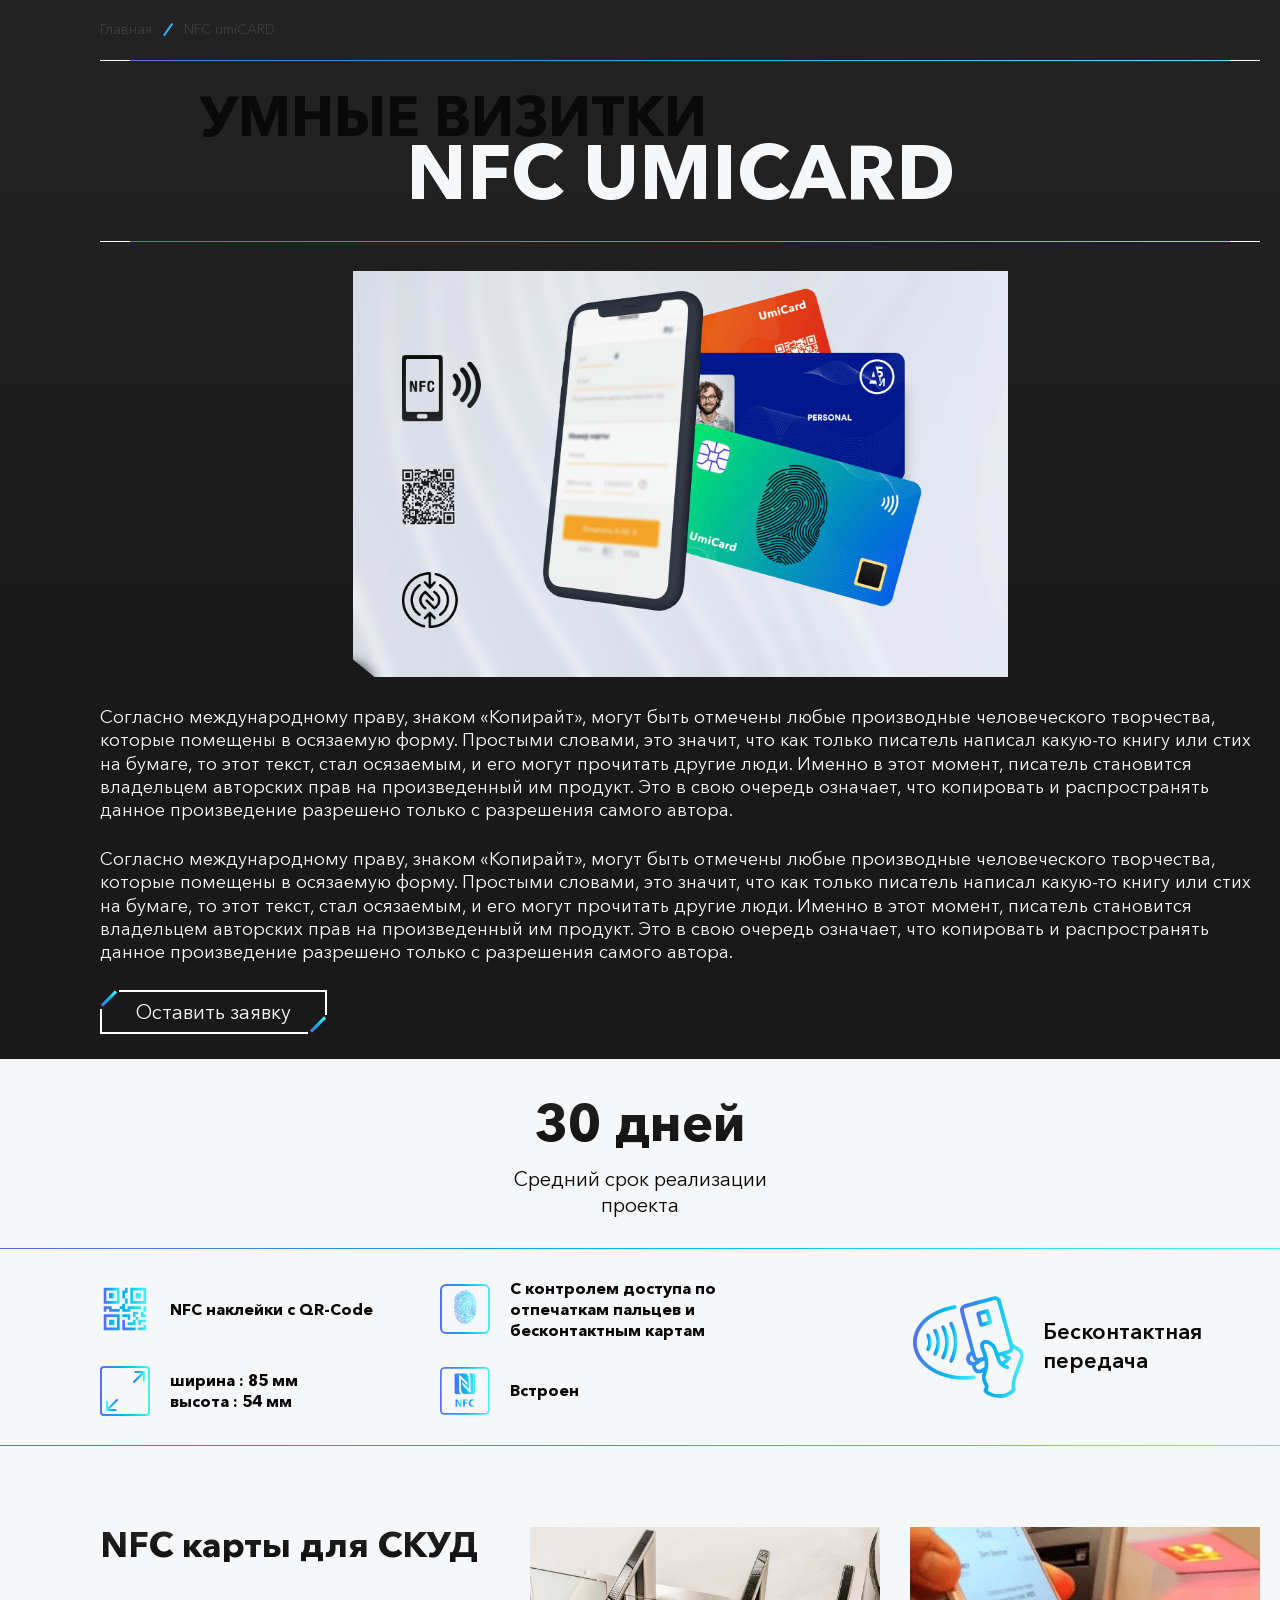
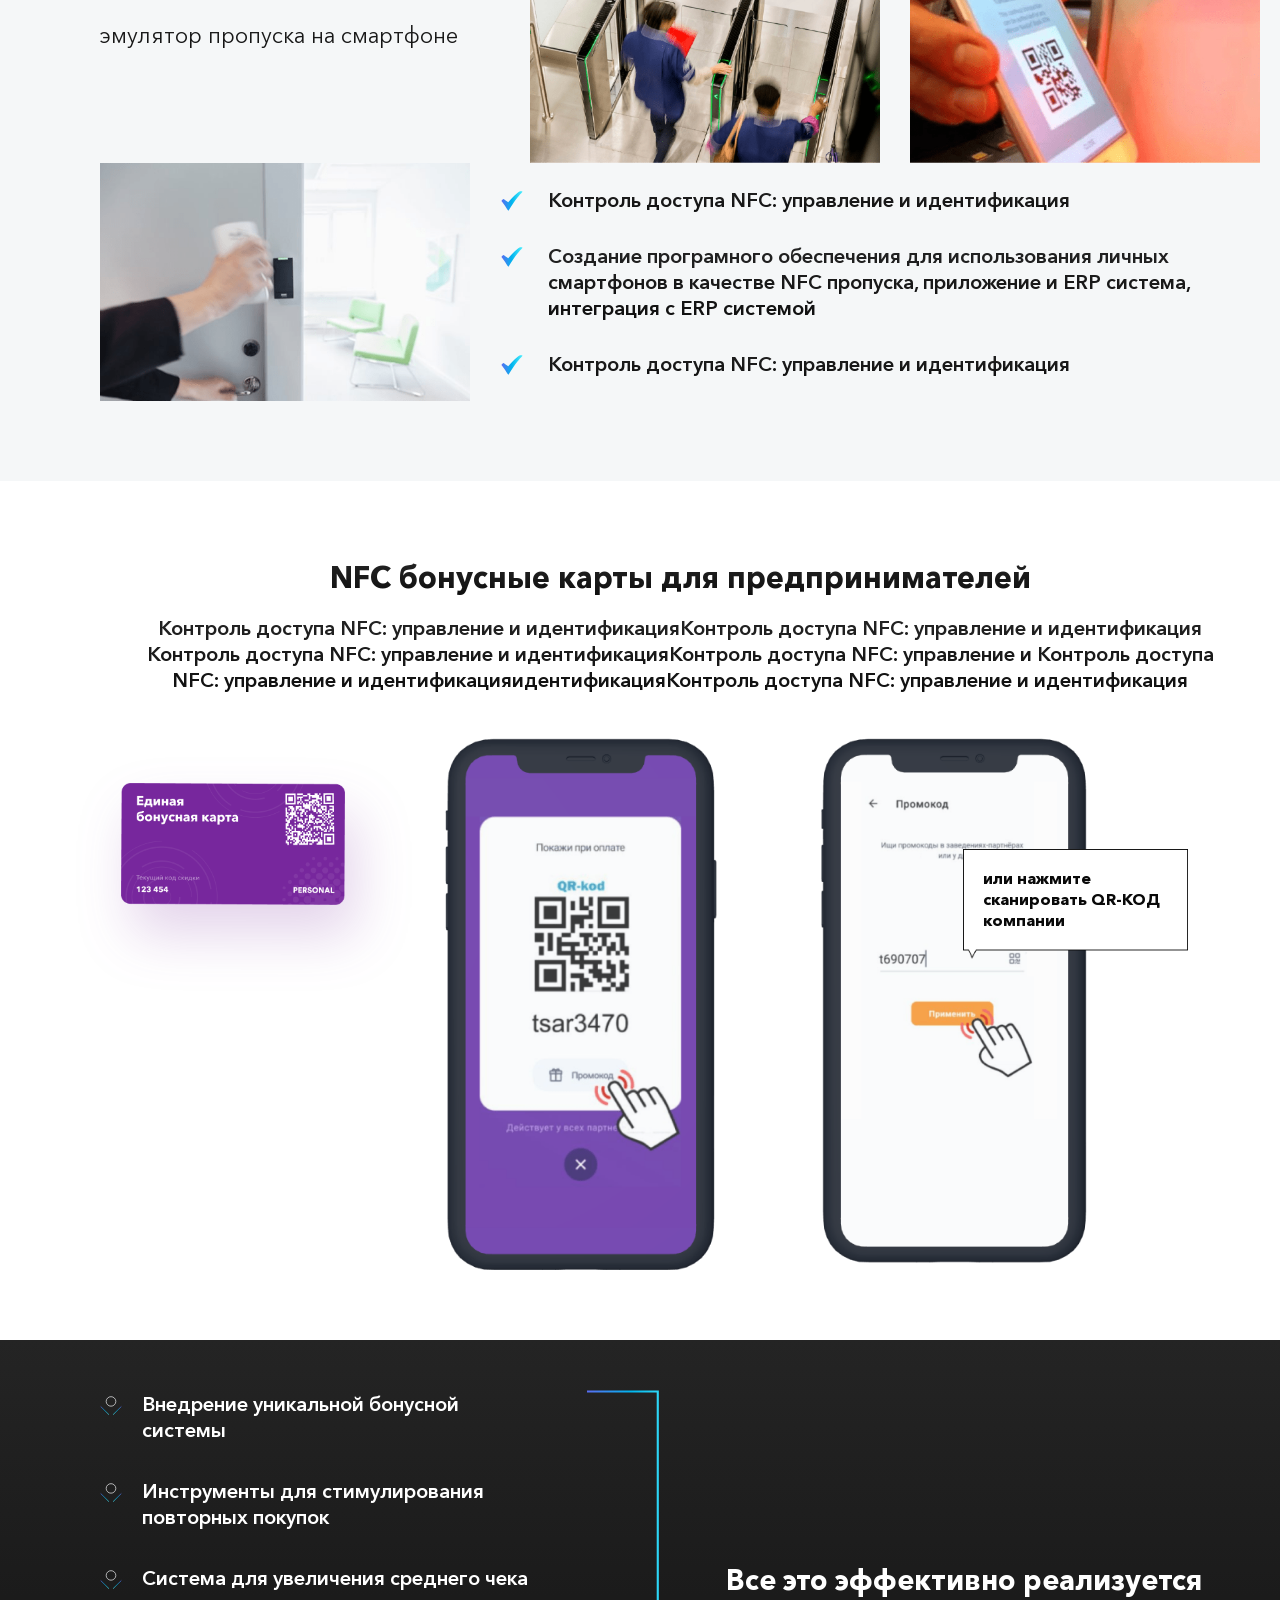
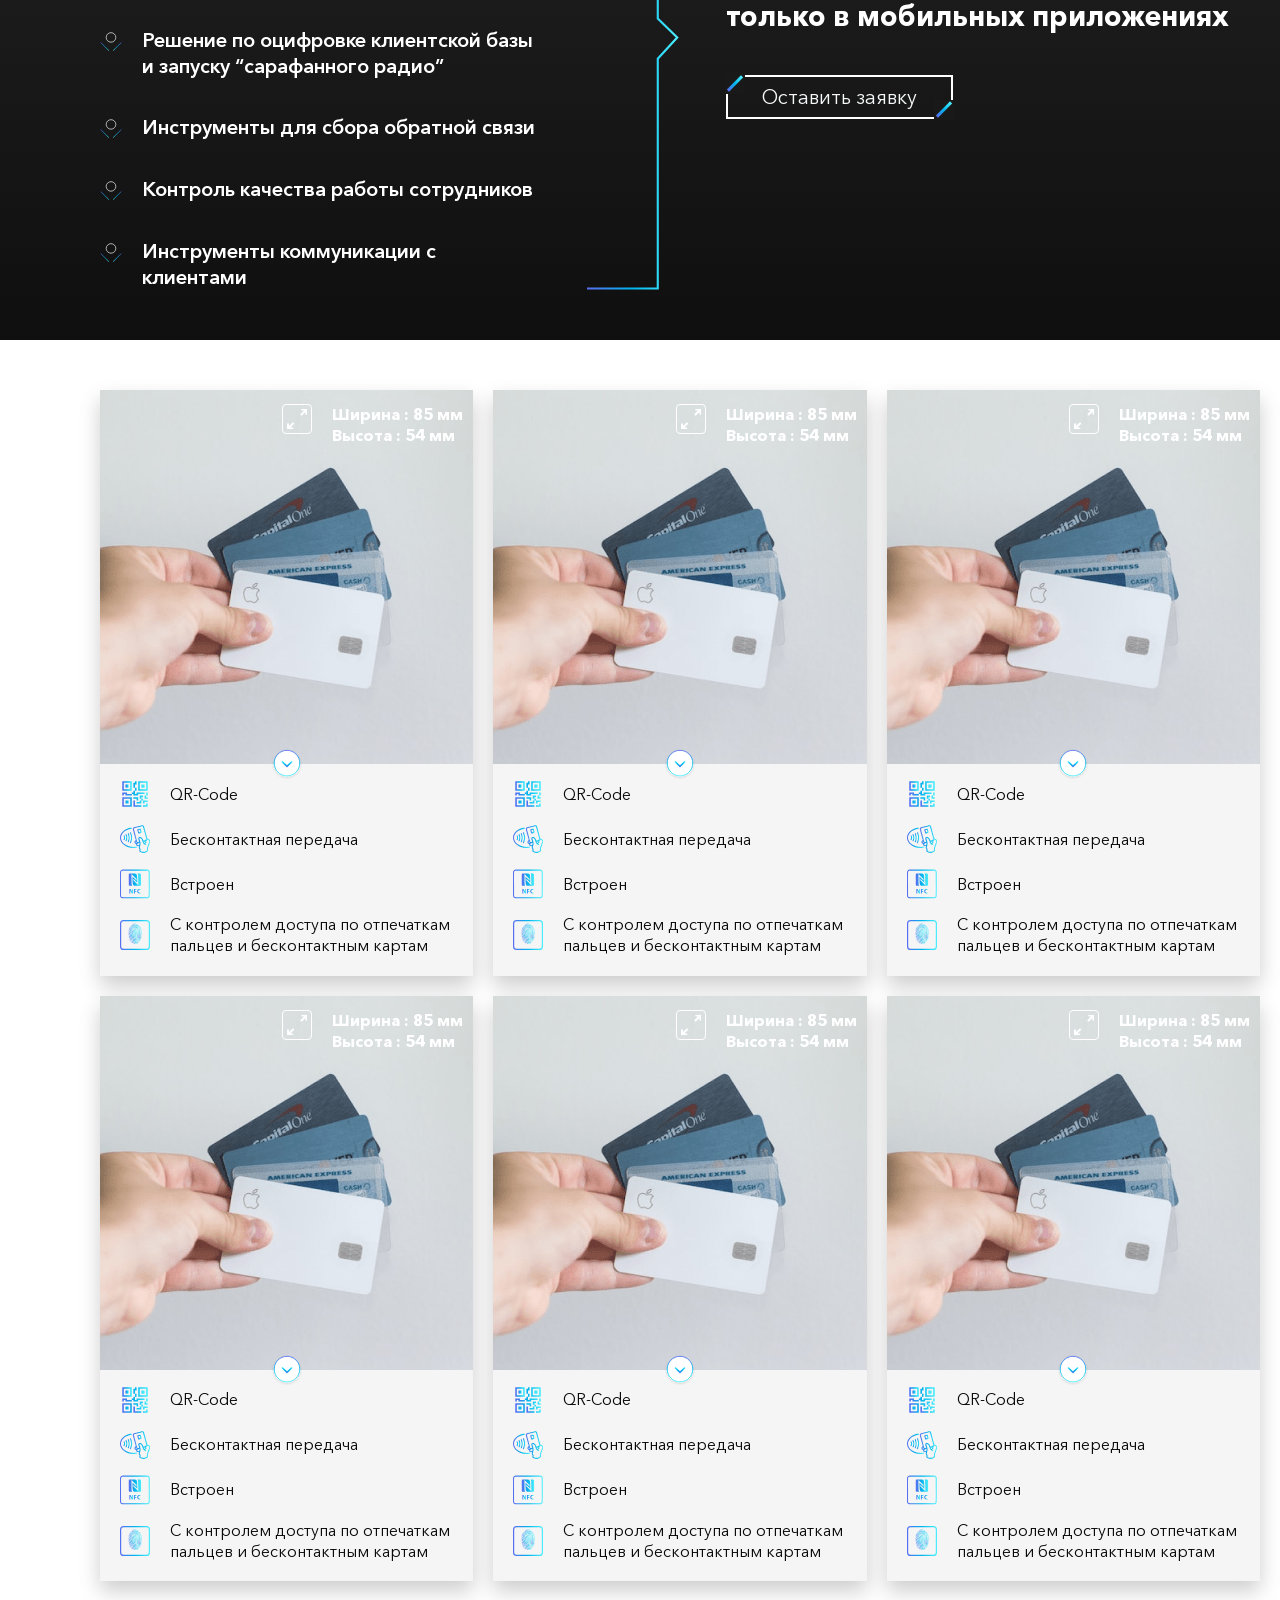
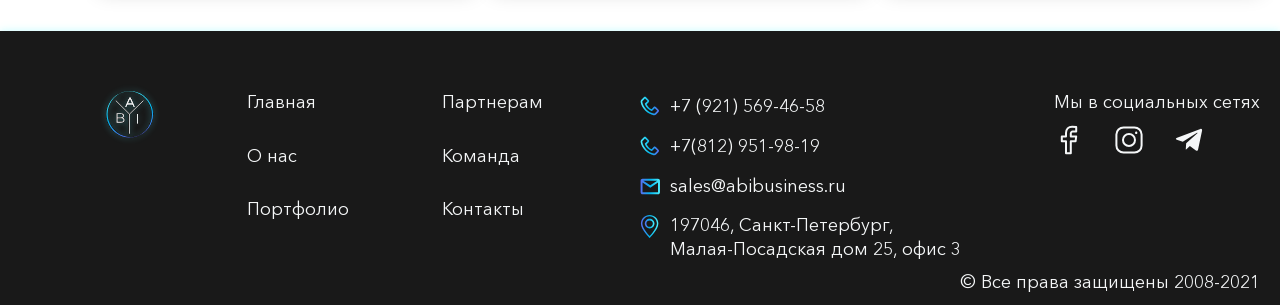
<file: sites/commerce/nfc-umicard/index.html>
<!DOCTYPE html><html lang="ru"><head><meta charset="UTF-8"><meta http-equiv="X-UA-Compatible" content="IE=edge"><meta name="viewport" content="width=device-width,initial-scale=1"><link rel="shortcut icon" href="./img/favicon.png"><link rel="preload" href="./fonts/AvenirNextCyr-Regular.woff" as="font"><link rel="preload" href="./fonts/AvenirNextCyr-Regular.woff2" as="font"><link rel="preload" href="./fonts/AvenirNextCyr-Bold.woff" as="font"><link rel="preload" href="./fonts/AvenirNextCyr-Bold.woff2" as="font"><link rel="preload" href="./fonts/AvenirNextCyr-Demi.woff" as="font"><link rel="preload" href="./fonts/AvenirNextCyr-Demi.woff2" as="font"><link rel="stylesheet" href="./css/main-min.css"><title>NFC UMICARD</title></head><body><svg class="svg"><symbol id="facebook-icon" viewbox="0 0 30 30"><path d="M18.6003 6.60078H22.2003V2.00838C21.7707 1.95138 19.7997 1.80078 18.0849 1.80078C14.4003 1.80078 12.0003 4.00878 12.0003 8.02158V11.4008H7.80029V16.2008H12.0003V28.2008H16.8003V16.2008H21.6003L22.2003 11.4008H16.8003V8.40078C16.8003 7.40658 17.6061 6.60078 18.6003 6.60078Z" stroke-width="2" stroke-miterlimit="10" stroke-linejoin="round"/></symbol><symbol id="instagram-icon" viewbox="0 0 30 30"><path d="M9.60039 27.5984H20.4004C24.3766 27.5984 27.6004 24.3746 27.6004 20.3984V9.59844C27.6004 5.62224 24.3766 2.39844 20.4004 2.39844H9.60039C5.62419 2.39844 2.40039 5.62224 2.40039 9.59844V20.3984C2.40039 24.3746 5.62419 27.5984 9.60039 27.5984Z" stroke-width="2" stroke-miterlimit="10"/><path d="M15 9C13.4087 9 11.8826 9.63214 10.7574 10.7574C9.63214 11.8826 9 13.4087 9 15C9 16.5913 9.63214 18.1174 10.7574 19.2426C11.8826 20.3679 13.4087 21 15 21C16.5913 21 18.1174 20.3679 19.2426 19.2426C20.3679 18.1174 21 16.5913 21 15C21 13.4087 20.3679 11.8826 19.2426 10.7574C18.1174 9.63214 16.5913 9 15 9Z" stroke-width="2" stroke-miterlimit="10"/><path d="M22.2 6.60156C21.8817 6.60156 21.5765 6.72799 21.3515 6.95303C21.1264 7.17808 21 7.4833 21 7.80156C21 8.11982 21.1264 8.42505 21.3515 8.65009C21.5765 8.87513 21.8817 9.00156 22.2 9.00156C22.5183 9.00156 22.8235 8.87513 23.0485 8.65009C23.2736 8.42505 23.4 8.11982 23.4 7.80156C23.4 7.4833 23.2736 7.17808 23.0485 6.95303C22.8235 6.72799 22.5183 6.60156 22.2 6.60156Z"/></symbol><symbol id="telegram-icon" viewbox="0 0 30 30"><path d="M28.0489 5.77684L24.0879 24.4565C23.7889 25.7747 23.0098 26.1028 21.9026 25.4822L15.867 21.0347L12.9551 23.8359C12.6326 24.1584 12.3636 24.4275 11.742 24.4275L12.1761 18.2812L23.3614 8.17403C23.8479 7.7409 23.2554 7.49996 22.6058 7.93403L8.77762 16.6415L2.8245 14.7778C1.52981 14.3737 1.50637 13.4831 3.0945 12.8615L26.3792 3.89059C27.4573 3.48653 28.4004 4.13059 28.0489 5.77778V5.77684Z"/></symbol><linearGradient id="gradient"><stop offset="0%" stop-color="#6167F2"/><stop offset="50%" stop-color="#00B5EE"/><stop offset="100%" stop-color="#55F5FF"/></linearGradient></svg><div class="page"><nav class="menu"><div class="menu__inner"><div class="menu__header"><a class="menu__login" href="#"><span>Вход</span> <img class="menu__login-icon" src="./img/login.svg" alt="login icon"> </a><button class="menu__close"><span></span></button></div><div class="menu__body"><ul class="menu__list"><li class="menu__item"><a class="menu__link" href="#">Главная</a></li><li class="menu__item"><a class="menu__link" href="#">Портфолио</a></li><li class="menu__item"><a class="menu__link" href="#">О нас</a></li><li class="menu__item"><a class="menu__link" href="#">Партнерам</a></li><li class="menu__item"><a class="menu__link" href="#">Команда</a></li><li class="menu__item"><a class="menu__link" href="#">Контакты</a></li></ul><div class="menu__social"><a class="menu__social-item" href="#"><svg class="menu__social-icon menu__facebook-icon" width="60" height="60"><use xlink:href="#facebook-icon"></use></svg> </a><a class="menu__social-item" href="#"><svg class="menu__social-icon menu__instagram-icon" width="60" height="60"><use xlink:href="#instagram-icon"></use></svg> </a><a class="menu__social-item" href="#"><svg class="menu__social-icon menu__telegram-icon" width="60" height="60"><use xlink:href="#telegram-icon"></use></svg></a></div></div></div></nav><main><section class="sidebar _main-page"><a class="sidebar__phone" href="#"><img class="sidebar__phone-img" src="./img/phone-icon.png" alt="phone icon"> <span>Заказать звонок </span></a><button class="sidebar__burger menu__burger"><span></span></button><div class="sidebar__contacts"><a class="sidebar__contacts-item" href="#"><svg class="sidebar__contacts-icon sidebar__facebook-icon" width="40" height="40"><use xlink:href="#facebook-icon"></use></svg> </a><a class="sidebar__contacts-item" href="#"><svg class="sidebar__contacts-icon sidebar__instagram-icon" width="40" height="40"><use xlink:href="#instagram-icon"></use></svg> </a><a class="sidebar__contacts-item" href="#"><svg class="sidebar__contacts-icon sidebar__telegram-icon" width="40" height="40"><use xlink:href="#telegram-icon"></use></svg></a></div></section><section class="block-links"><div class="block-links__container container"><ul class="block-links__list"><li class="block-links__item"><a class="block-links__link" href="#!">Главная</a></li><li class="block-links__item"><a class="block-links__link" href="#!">NFC umiCARD</a></li></ul></div></section><section class="block-1"><div class="block-1__container container"><div class="block-1__top block-1-top"><div class="block-1-top__left"><div class="block-1-top__top"><h1 class="block-1-top__title"><span>УМНЫЕ ВИЗИТКИ </span>NFC umiCARD</h1><div class="block-1-top__line block-1-top__line_1"></div><div class="block-1-top__line block-1-top__line_2"></div></div><div class="block-1-top__image"><img src="./img/block-1/image.png" alt="Image"></div><div class="block-1-top__descr"><p class="block-1-top__text">Согласно международному праву, знаком «Копирайт», могут быть отмечены любые производные человеческого творчества, которые помещены в осязаемую форму. Простыми словами, это значит, что как только писатель написал какую-то книгу или стих на бумаге, то этот текст, стал осязаемым, и его могут прочитать другие люди. Именно в этот момент, писатель становится владельцем авторских прав на произведенный им продукт. Это в свою очередь означает, что копировать и распространять данное произведение разрешено только с разрешения самого автора.</p><p class="block-1-top__text">Согласно международному праву, знаком «Копирайт», могут быть отмечены любые производные человеческого творчества, которые помещены в осязаемую форму. Простыми словами, это значит, что как только писатель написал какую-то книгу или стих на бумаге, то этот текст, стал осязаемым, и его могут прочитать другие люди. Именно в этот момент, писатель становится владельцем авторских прав на произведенный им продукт. Это в свою очередь означает, что копировать и распространять данное произведение разрешено только с разрешения самого автора.</p><div class="block-1-top__wrapper-link wrapper-link"><a class="wrapper-link__link" href="#!">Оставить заявку </a><span class="wrapper-link__line wrapper-link__line_1"></span> <span class="wrapper-link__line wrapper-link__line_2"></span></div></div></div><div class="block-1-top__right block-1-top-right" data-da=".block-2__container, 1630, first"><div class="block-1-top-right__item"><strong class="block-1-top-right__strong">30 дней</strong><p class="block-1-top-right__text">Средний срок реализации проекта</p></div></div></div></div></section><section class="block-2"><div class="block-2__background"><div class="block-2__container container"><div class="block-2__content"><ul class="block-2__list"><li class="block-2__item"><span class="block-2__icon"><img src="./img/icons/icon-1.svg" alt="Иконка"></span><p class="block-2__text">NFC наклейки c QR-Code</p></li><li class="block-2__item"><span class="block-2__icon"><img src="./img/icons/icon-3.svg" alt="Иконка"></span><p class="block-2__text">С контролем доступа по отпечаткам пальцев и бесконтактным картам</p></li><li class="block-2__item"><span class="block-2__icon"><img src="./img/icons/icon-2.svg" alt="Иконка"></span><p class="block-2__text"><span>ширина : 85 мм</span> <span>высота : 54 мм</span></p></li><li class="block-2__item"><span class="block-2__icon"><img src="./img/icons/icon-4.svg" alt="Иконка"></span><p class="block-2__text">Встроен</p></li></ul><div class="block-2__element"><span class="block-2__icon block-2__icon_2"><img src="./img/icons/icon-5.svg" alt="Иконка"></span><p class="block-2__text block-2__text_2">Бесконтактная передача</p></div></div></div></div></section><section class="block-3"><div class="container"><div class="block-3__top block-3-top"><div class="block-3-top__texts"><strong class="block-3-top__strong">NFC карты для СКУД</strong><p class="block-3-top__text">эмулятор пропуска на смартфоне</p></div><div class="block-3-top__images"><div class="block-3-top__image"><img src="./img/block-3/image.png" alt="Картинка"></div><div class="block-3-top__image"><img src="./img/block-3/image-2.png" alt="Картинка"></div></div></div><div class="block-3__bottom block-3-bottom"><div class="block-3-bottom__image"><img src="./img/block-3/image-3.png" alt="Картинка"></div><ul class="block-3-bottom__list"><li class="block-3-bottom__item"><span class="block-3-bottom__icon"><img src="./img/icons/galochka.svg" alt=""></span><p class="block-3-bottom__text">Контроль доступа NFC: управление и идентификация</p></li><li class="block-3-bottom__item"><span class="block-3-bottom__icon"><img src="./img/icons/galochka.svg" alt=""></span><p class="block-3-bottom__text">Создание програмного обеспечения для использования личных смартфонов в качестве NFС пропуска, приложение и ERP система, интеграция с ERP системой</p></li><li class="block-3-bottom__item"><span class="block-3-bottom__icon"><img src="./img/icons/galochka.svg" alt=""></span><p class="block-3-bottom__text">Контроль доступа NFC: управление и идентификация</p></li></ul></div></div></section><section class="block-4"><div class="container"><div class="block-4__top block-4-top"><strong class="block-4-top__strong">NFC бонусные карты для предпринимателей</strong><p class="block-4-top__text">Контроль доступа NFC: управление и идентификацияКонтроль доступа NFC: управление и идентификация Контроль доступа NFC: управление и идентификацияКонтроль доступа NFC: управление и Контроль доступа NFC: управление и идентификацияидентификацияКонтроль доступа NFC: управление и идентификация</p></div><div class="block-4__bottom block-4-bottom"><div class="block-4-bottom__cart" data-da=".block-4-bottom__images, 850, 1"><img src="./img/block-4/image.png" alt="Картинка"></div><div class="block-4-bottom__images"><div class="block-4-bottom__image"><img src="./img/block-4/image-2.png" alt="Картинка"></div><div class="block-4-bottom__image"><img src="./img/block-4/image-3.png" alt="Картинка"><div class="block-4-bottom__item"><img src="./img/block-4/image-4.png" alt="Картинка"><p class="block-4-bottom__text">или нажмите сканировать QR-КОД компании</p></div></div></div></div></div></section><section class="block-5"><div class="block-5__container container"><ul class="block-5__list"><li class="block-5__item"><span class="block-5__icon"><img src="./img/icons/kalmar.svg" alt="Иконка"></span><p class="block-5__text">Внедрение уникальной бонусной системы</p></li><li class="block-5__item"><span class="block-5__icon"><img src="./img/icons/kalmar.svg" alt="Иконка"></span><p class="block-5__text">Инструменты для стимулирования повторных покупок</p></li><li class="block-5__item"><span class="block-5__icon"><img src="./img/icons/kalmar.svg" alt="Иконка"></span><p class="block-5__text">Система для увеличения среднего чека</p></li><li class="block-5__item"><span class="block-5__icon"><img src="./img/icons/kalmar.svg" alt="Иконка"></span><p class="block-5__text">Решение по оцифровке клиентской базы и запуску “сарафанного радио”</p></li><li class="block-5__item"><span class="block-5__icon"><img src="./img/icons/kalmar.svg" alt="Иконка"></span><p class="block-5__text">Инструменты для сбора обратной связи</p></li><li class="block-5__item"><span class="block-5__icon"><img src="./img/icons/kalmar.svg" alt="Иконка"></span><p class="block-5__text">Контроль качества работы сотрудников</p></li><li class="block-5__item"><span class="block-5__icon"><img src="./img/icons/kalmar.svg" alt="Иконка"></span><p class="block-5__text">Инструменты коммуникации с клиентами</p></li></ul><div class="block-5__image"><img src="./img/block-5/image.svg" alt="Картинка"></div><div class="block-5__block-text"><strong class="block-5__strong">Все это эффективно реализуется только в мобильных приложениях</strong><div class="block-5__wrapper-link wrapper-link"><a class="wrapper-link__link" href="#!">Оставить заявку </a><span class="wrapper-link__line wrapper-link__line_1"></span> <span class="wrapper-link__line wrapper-link__line_2"></span></div></div></div></section><section class="block-6"><div class="container"><ul class="block-6__list"><li class="block-6__item accordion-item"><div class="block-6__top"><div class="block-6__image"><img src="./img/block-6/image.png" alt="Картинка"></div><div class="block-6__sizes"><span class="block-6__icon-size"><img src="./img/icons/icon-2_white.svg" alt="Иконка"></span><div class="block-6__descr-size"><p class="block-6__text-size">Ширина : 85 мм</p><p class="block-6__text-size">Высота : 54 мм</p></div></div><button class="block-6__button accordion-init"><img src="./img/icons/button.svg" alt="Иконка"></button></div><div class="block-6__middle accordion-content"><p class="block-6__text">С контролем доступа по отпечаткам пальцев и бесконтактным картамС контролем доступа по отпечаткам пальцев и бесконтактным картамС контролем доступа по отпечаткам пальцев и бесконтактным картам пальцев и бесконтактным картам</p></div><ul class="block-6__info block-6-info"><li class="block-6-info__item"><span class="block-6-info__icon"><img src="./img/icons/icon-1.svg" alt=""></span><p class="block-6-info__text">QR-Code</p></li><li class="block-6-info__item"><span class="block-6-info__icon"><img src="./img/icons/icon-5.svg" alt=""></span><p class="block-6-info__text">Бесконтактная передача</p></li><li class="block-6-info__item"><span class="block-6-info__icon"><img src="./img/icons/icon-4.svg" alt=""></span><p class="block-6-info__text">Встроен</p></li><li class="block-6-info__item"><span class="block-6-info__icon"><img src="./img/icons/icon-3.svg" alt=""></span><p class="block-6-info__text">С контролем доступа по отпечаткам пальцев и бесконтактным картам</p></li></ul></li><li class="block-6__item accordion-item"><div class="block-6__top"><div class="block-6__image"><img src="./img/block-6/image.png" alt="Картинка"></div><div class="block-6__sizes"><span class="block-6__icon-size"><img src="./img/icons/icon-2_white.svg" alt="Иконка"></span><div class="block-6__descr-size"><p class="block-6__text-size">Ширина : 85 мм</p><p class="block-6__text-size">Высота : 54 мм</p></div></div><button class="block-6__button accordion-init"><img src="./img/icons/button.svg" alt="Иконка"></button></div><div class="block-6__middle accordion-content"><p class="block-6__text">С контролем доступа по отпечаткам пальцев и бесконтактным картамС контролем доступа по отпечаткам пальцев и бесконтактным картамС контролем доступа по отпечаткам пальцев и бесконтактным картам пальцев и бесконтактным картам</p></div><ul class="block-6__info block-6-info"><li class="block-6-info__item"><span class="block-6-info__icon"><img src="./img/icons/icon-1.svg" alt=""></span><p class="block-6-info__text">QR-Code</p></li><li class="block-6-info__item"><span class="block-6-info__icon"><img src="./img/icons/icon-5.svg" alt=""></span><p class="block-6-info__text">Бесконтактная передача</p></li><li class="block-6-info__item"><span class="block-6-info__icon"><img src="./img/icons/icon-4.svg" alt=""></span><p class="block-6-info__text">Встроен</p></li><li class="block-6-info__item"><span class="block-6-info__icon"><img src="./img/icons/icon-3.svg" alt=""></span><p class="block-6-info__text">С контролем доступа по отпечаткам пальцев и бесконтактным картам</p></li></ul></li><li class="block-6__item accordion-item"><div class="block-6__top"><div class="block-6__image"><img src="./img/block-6/image.png" alt="Картинка"></div><div class="block-6__sizes"><span class="block-6__icon-size"><img src="./img/icons/icon-2_white.svg" alt="Иконка"></span><div class="block-6__descr-size"><p class="block-6__text-size">Ширина : 85 мм</p><p class="block-6__text-size">Высота : 54 мм</p></div></div><button class="block-6__button accordion-init"><img src="./img/icons/button.svg" alt="Иконка"></button></div><div class="block-6__middle accordion-content"><p class="block-6__text">С контролем доступа по отпечаткам пальцев и бесконтактным картамС контролем доступа по отпечаткам пальцев и бесконтактным картамС контролем доступа по отпечаткам пальцев и бесконтактным картам пальцев и бесконтактным картам</p></div><ul class="block-6__info block-6-info"><li class="block-6-info__item"><span class="block-6-info__icon"><img src="./img/icons/icon-1.svg" alt=""></span><p class="block-6-info__text">QR-Code</p></li><li class="block-6-info__item"><span class="block-6-info__icon"><img src="./img/icons/icon-5.svg" alt=""></span><p class="block-6-info__text">Бесконтактная передача</p></li><li class="block-6-info__item"><span class="block-6-info__icon"><img src="./img/icons/icon-4.svg" alt=""></span><p class="block-6-info__text">Встроен</p></li><li class="block-6-info__item"><span class="block-6-info__icon"><img src="./img/icons/icon-3.svg" alt=""></span><p class="block-6-info__text">С контролем доступа по отпечаткам пальцев и бесконтактным картам</p></li></ul></li><li class="block-6__item accordion-item"><div class="block-6__top"><div class="block-6__image"><img src="./img/block-6/image.png" alt="Картинка"></div><div class="block-6__sizes"><span class="block-6__icon-size"><img src="./img/icons/icon-2_white.svg" alt="Иконка"></span><div class="block-6__descr-size"><p class="block-6__text-size">Ширина : 85 мм</p><p class="block-6__text-size">Высота : 54 мм</p></div></div><button class="block-6__button accordion-init"><img src="./img/icons/button.svg" alt="Иконка"></button></div><div class="block-6__middle accordion-content"><p class="block-6__text">С контролем доступа по отпечаткам пальцев и бесконтактным картамС контролем доступа по отпечаткам пальцев и бесконтактным картамС контролем доступа по отпечаткам пальцев и бесконтактным картам пальцев и бесконтактным картам</p></div><ul class="block-6__info block-6-info"><li class="block-6-info__item"><span class="block-6-info__icon"><img src="./img/icons/icon-1.svg" alt=""></span><p class="block-6-info__text">QR-Code</p></li><li class="block-6-info__item"><span class="block-6-info__icon"><img src="./img/icons/icon-5.svg" alt=""></span><p class="block-6-info__text">Бесконтактная передача</p></li><li class="block-6-info__item"><span class="block-6-info__icon"><img src="./img/icons/icon-4.svg" alt=""></span><p class="block-6-info__text">Встроен</p></li><li class="block-6-info__item"><span class="block-6-info__icon"><img src="./img/icons/icon-3.svg" alt=""></span><p class="block-6-info__text">С контролем доступа по отпечаткам пальцев и бесконтактным картам</p></li></ul></li><li class="block-6__item accordion-item"><div class="block-6__top"><div class="block-6__image"><img src="./img/block-6/image.png" alt="Картинка"></div><div class="block-6__sizes"><span class="block-6__icon-size"><img src="./img/icons/icon-2_white.svg" alt="Иконка"></span><div class="block-6__descr-size"><p class="block-6__text-size">Ширина : 85 мм</p><p class="block-6__text-size">Высота : 54 мм</p></div></div><button class="block-6__button accordion-init"><img src="./img/icons/button.svg" alt="Иконка"></button></div><div class="block-6__middle accordion-content"><p class="block-6__text">С контролем доступа по отпечаткам пальцев и бесконтактным картамС контролем доступа по отпечаткам пальцев и бесконтактным картамС контролем доступа по отпечаткам пальцев и бесконтактным картам пальцев и бесконтактным картам</p></div><ul class="block-6__info block-6-info"><li class="block-6-info__item"><span class="block-6-info__icon"><img src="./img/icons/icon-1.svg" alt=""></span><p class="block-6-info__text">QR-Code</p></li><li class="block-6-info__item"><span class="block-6-info__icon"><img src="./img/icons/icon-5.svg" alt=""></span><p class="block-6-info__text">Бесконтактная передача</p></li><li class="block-6-info__item"><span class="block-6-info__icon"><img src="./img/icons/icon-4.svg" alt=""></span><p class="block-6-info__text">Встроен</p></li><li class="block-6-info__item"><span class="block-6-info__icon"><img src="./img/icons/icon-3.svg" alt=""></span><p class="block-6-info__text">С контролем доступа по отпечаткам пальцев и бесконтактным картам</p></li></ul></li><li class="block-6__item accordion-item"><div class="block-6__top"><div class="block-6__image"><img src="./img/block-6/image.png" alt="Картинка"></div><div class="block-6__sizes"><span class="block-6__icon-size"><img src="./img/icons/icon-2_white.svg" alt="Иконка"></span><div class="block-6__descr-size"><p class="block-6__text-size">Ширина : 85 мм</p><p class="block-6__text-size">Высота : 54 мм</p></div></div><button class="block-6__button accordion-init"><img src="./img/icons/button.svg" alt="Иконка"></button></div><div class="block-6__middle accordion-content"><p class="block-6__text">С контролем доступа по отпечаткам пальцев и бесконтактным картамС контролем доступа по отпечаткам пальцев и бесконтактным картамС контролем доступа по отпечаткам пальцев и бесконтактным картам пальцев и бесконтактным картам</p></div><ul class="block-6__info block-6-info"><li class="block-6-info__item"><span class="block-6-info__icon"><img src="./img/icons/icon-1.svg" alt=""></span><p class="block-6-info__text">QR-Code</p></li><li class="block-6-info__item"><span class="block-6-info__icon"><img src="./img/icons/icon-5.svg" alt=""></span><p class="block-6-info__text">Бесконтактная передача</p></li><li class="block-6-info__item"><span class="block-6-info__icon"><img src="./img/icons/icon-4.svg" alt=""></span><p class="block-6-info__text">Встроен</p></li><li class="block-6-info__item"><span class="block-6-info__icon"><img src="./img/icons/icon-3.svg" alt=""></span><p class="block-6-info__text">С контролем доступа по отпечаткам пальцев и бесконтактным картам</p></li></ul></li><li class="block-6__item accordion-item"><div class="block-6__top"><div class="block-6__image"><img src="./img/block-6/image.png" alt="Картинка"></div><div class="block-6__sizes"><span class="block-6__icon-size"><img src="./img/icons/icon-2_white.svg" alt="Иконка"></span><div class="block-6__descr-size"><p class="block-6__text-size">Ширина : 85 мм</p><p class="block-6__text-size">Высота : 54 мм</p></div></div><button class="block-6__button accordion-init"><img src="./img/icons/button.svg" alt="Иконка"></button></div><div class="block-6__middle accordion-content"><p class="block-6__text">С контролем доступа по отпечаткам пальцев и бесконтактным картамС контролем доступа по отпечаткам пальцев и бесконтактным картамС контролем доступа по отпечаткам пальцев и бесконтактным картам пальцев и бесконтактным картам</p></div><ul class="block-6__info block-6-info"><li class="block-6-info__item"><span class="block-6-info__icon"><img src="./img/icons/icon-1.svg" alt=""></span><p class="block-6-info__text">QR-Code</p></li><li class="block-6-info__item"><span class="block-6-info__icon"><img src="./img/icons/icon-5.svg" alt=""></span><p class="block-6-info__text">Бесконтактная передача</p></li><li class="block-6-info__item"><span class="block-6-info__icon"><img src="./img/icons/icon-4.svg" alt=""></span><p class="block-6-info__text">Встроен</p></li><li class="block-6-info__item"><span class="block-6-info__icon"><img src="./img/icons/icon-3.svg" alt=""></span><p class="block-6-info__text">С контролем доступа по отпечаткам пальцев и бесконтактным картам</p></li></ul></li><li class="block-6__item accordion-item"><div class="block-6__top"><div class="block-6__image"><img src="./img/block-6/image.png" alt="Картинка"></div><div class="block-6__sizes"><span class="block-6__icon-size"><img src="./img/icons/icon-2_white.svg" alt="Иконка"></span><div class="block-6__descr-size"><p class="block-6__text-size">Ширина : 85 мм</p><p class="block-6__text-size">Высота : 54 мм</p></div></div><button class="block-6__button accordion-init"><img src="./img/icons/button.svg" alt="Иконка"></button></div><div class="block-6__middle accordion-content"><p class="block-6__text">С контролем доступа по отпечаткам пальцев и бесконтактным картамС контролем доступа по отпечаткам пальцев и бесконтактным картамС контролем доступа по отпечаткам пальцев и бесконтактным картам пальцев и бесконтактным картам</p></div><ul class="block-6__info block-6-info"><li class="block-6-info__item"><span class="block-6-info__icon"><img src="./img/icons/icon-1.svg" alt=""></span><p class="block-6-info__text">QR-Code</p></li><li class="block-6-info__item"><span class="block-6-info__icon"><img src="./img/icons/icon-5.svg" alt=""></span><p class="block-6-info__text">Бесконтактная передача</p></li><li class="block-6-info__item"><span class="block-6-info__icon"><img src="./img/icons/icon-4.svg" alt=""></span><p class="block-6-info__text">Встроен</p></li><li class="block-6-info__item"><span class="block-6-info__icon"><img src="./img/icons/icon-3.svg" alt=""></span><p class="block-6-info__text">С контролем доступа по отпечаткам пальцев и бесконтактным картам</p></li></ul></li></ul></div></section></main><footer class="footer"><div class="container"><div class="footer__top"><div class="footer__left"><a class="footer__logo" href="#!"><img src="./img/footer/logo.svg" alt="Логотип"></a></div><div class="footer__right"><ul class="footer__list"><li class="footer__item"><a class="footer__link" href="#!">Главная</a></li><li class="footer__item"><a class="footer__link" href="#!">О нас</a></li><li class="footer__item"><a class="footer__link" href="#!">Портфолио</a></li></ul><ul class="footer__list"><li class="footer__item"><a class="footer__link" href="#!">Партнерам</a></li><li class="footer__item"><a class="footer__link" href="#!">Команда</a></li><li class="footer__item"><a class="footer__link" href="#!">Контакты</a></li></ul><ul class="footer__info footer-info"><li class="footer-info__item"><span class="footer-info__icon"><img src="./img/footer/phone.svg" alt="Иконка"> </span><a class="footer-info__link" href="tel:+79215694658">+7 (921) 569-46-58</a></li><li class="footer-info__item"><span class="footer-info__icon"><img src="./img/footer/phone.svg" alt="Иконка"> </span><a class="footer-info__link" href="tel:+78129519819">+7(812) 951-98-19</a></li><li class="footer-info__item"><span class="footer-info__icon"><img src="./img/footer/mail.svg" alt="Иконка"> </span><a class="footer-info__link" href="mailto:sales@abibusiness.ru">sales@abibusiness.ru</a></li><li class="footer-info__item footer-info__item_none"><span class="footer-info__icon"><img src="./img/footer/geo.svg" alt="Иконка"></span><address class="footer-info__text">197046, Санкт-Петербург, <span>Малая-Посадская дом 25, <span>офис 3</span></span></address></li></ul><div class="footer__sok footer-sok"><strong class="footer-sok__strong">Мы в социальных сетях</strong><ul class="footer-sok__list"><li class="footer-sok__item"><a class="footer-sok__link" href="#!"><img src="./img/footer/icon-1.svg" alt="Иконка"></a></li><li class="footer-sok__item"><a class="footer-sok__link" href="#!"><img src="./img/footer/icon-2.svg" alt="Иконка"></a></li><li class="footer-sok__item"><a class="footer-sok__link" href="#!"><img src="./img/footer/icon-3.svg" alt="Иконка"></a></li></ul></div></div></div><p class="footer__text">© Все права защищены 2008-2021</p></div></footer></div><script src="./js/main.js"></script></body></html>
</file>
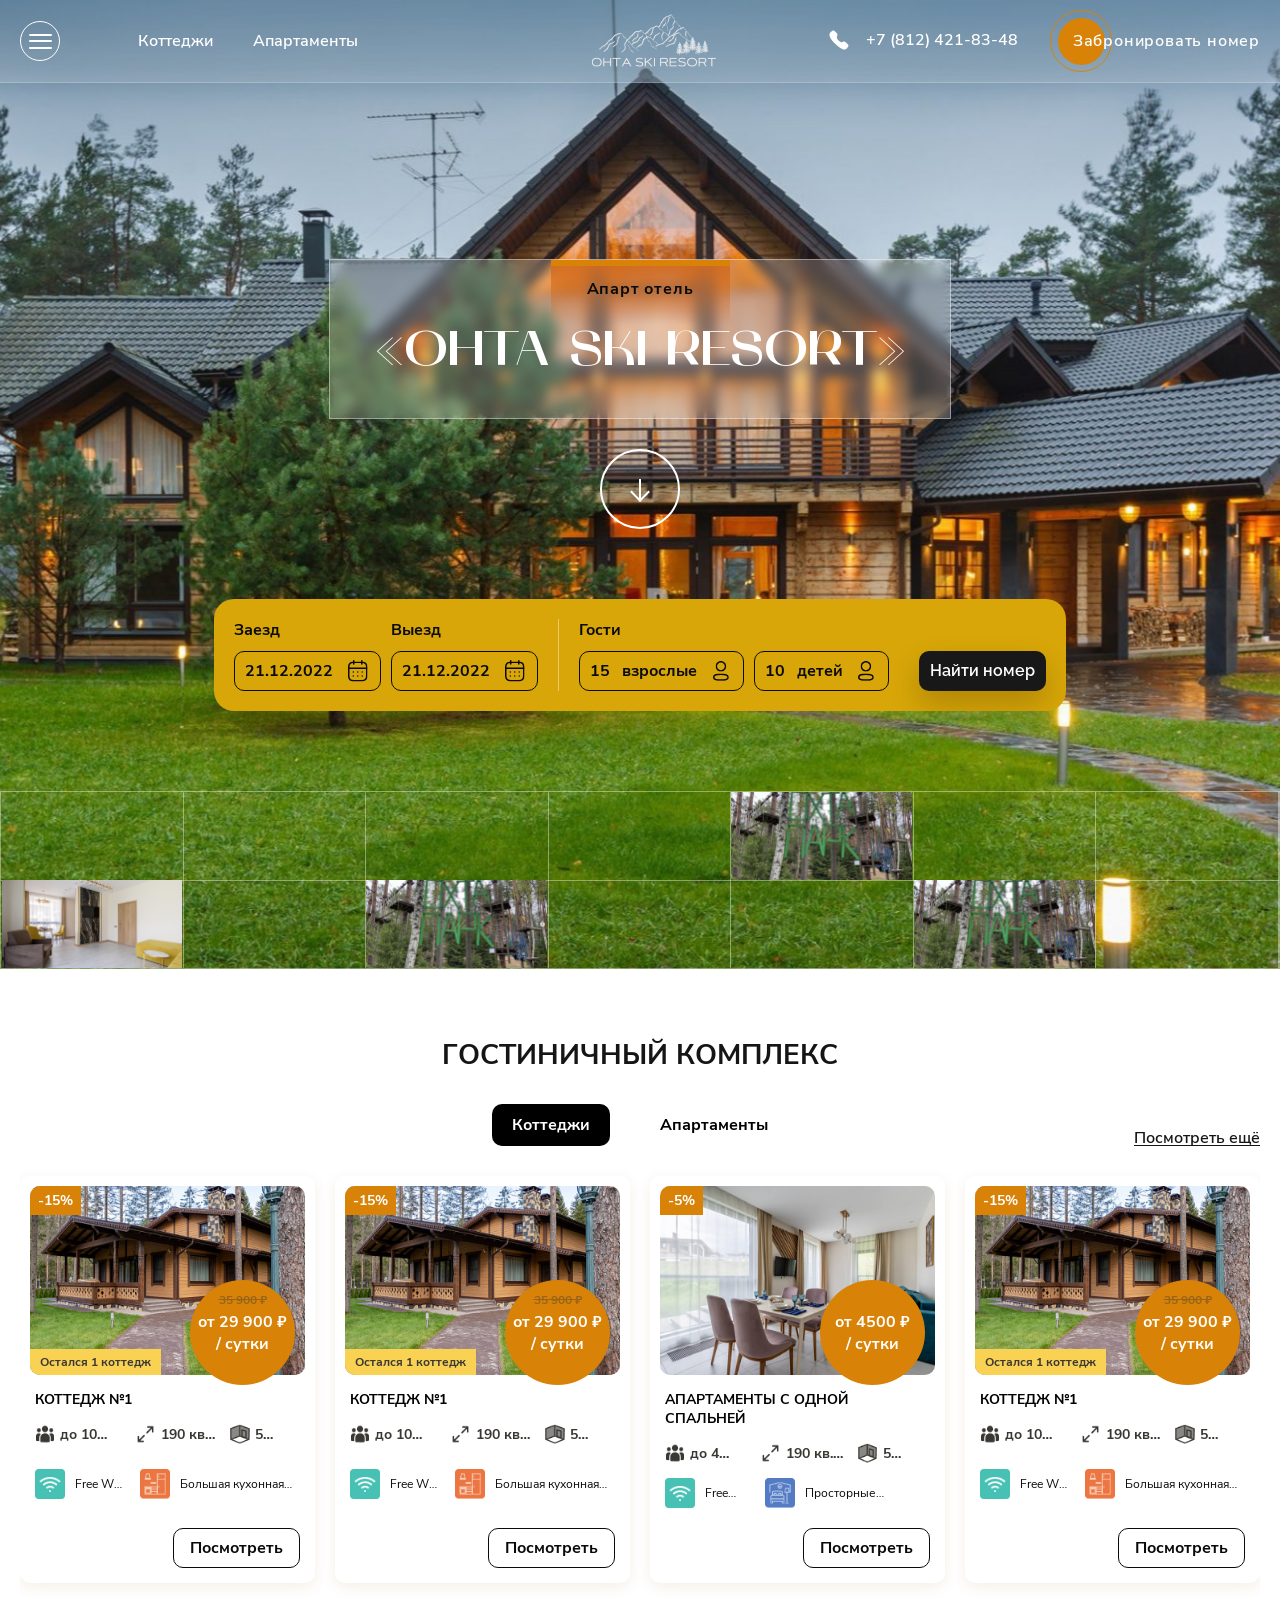
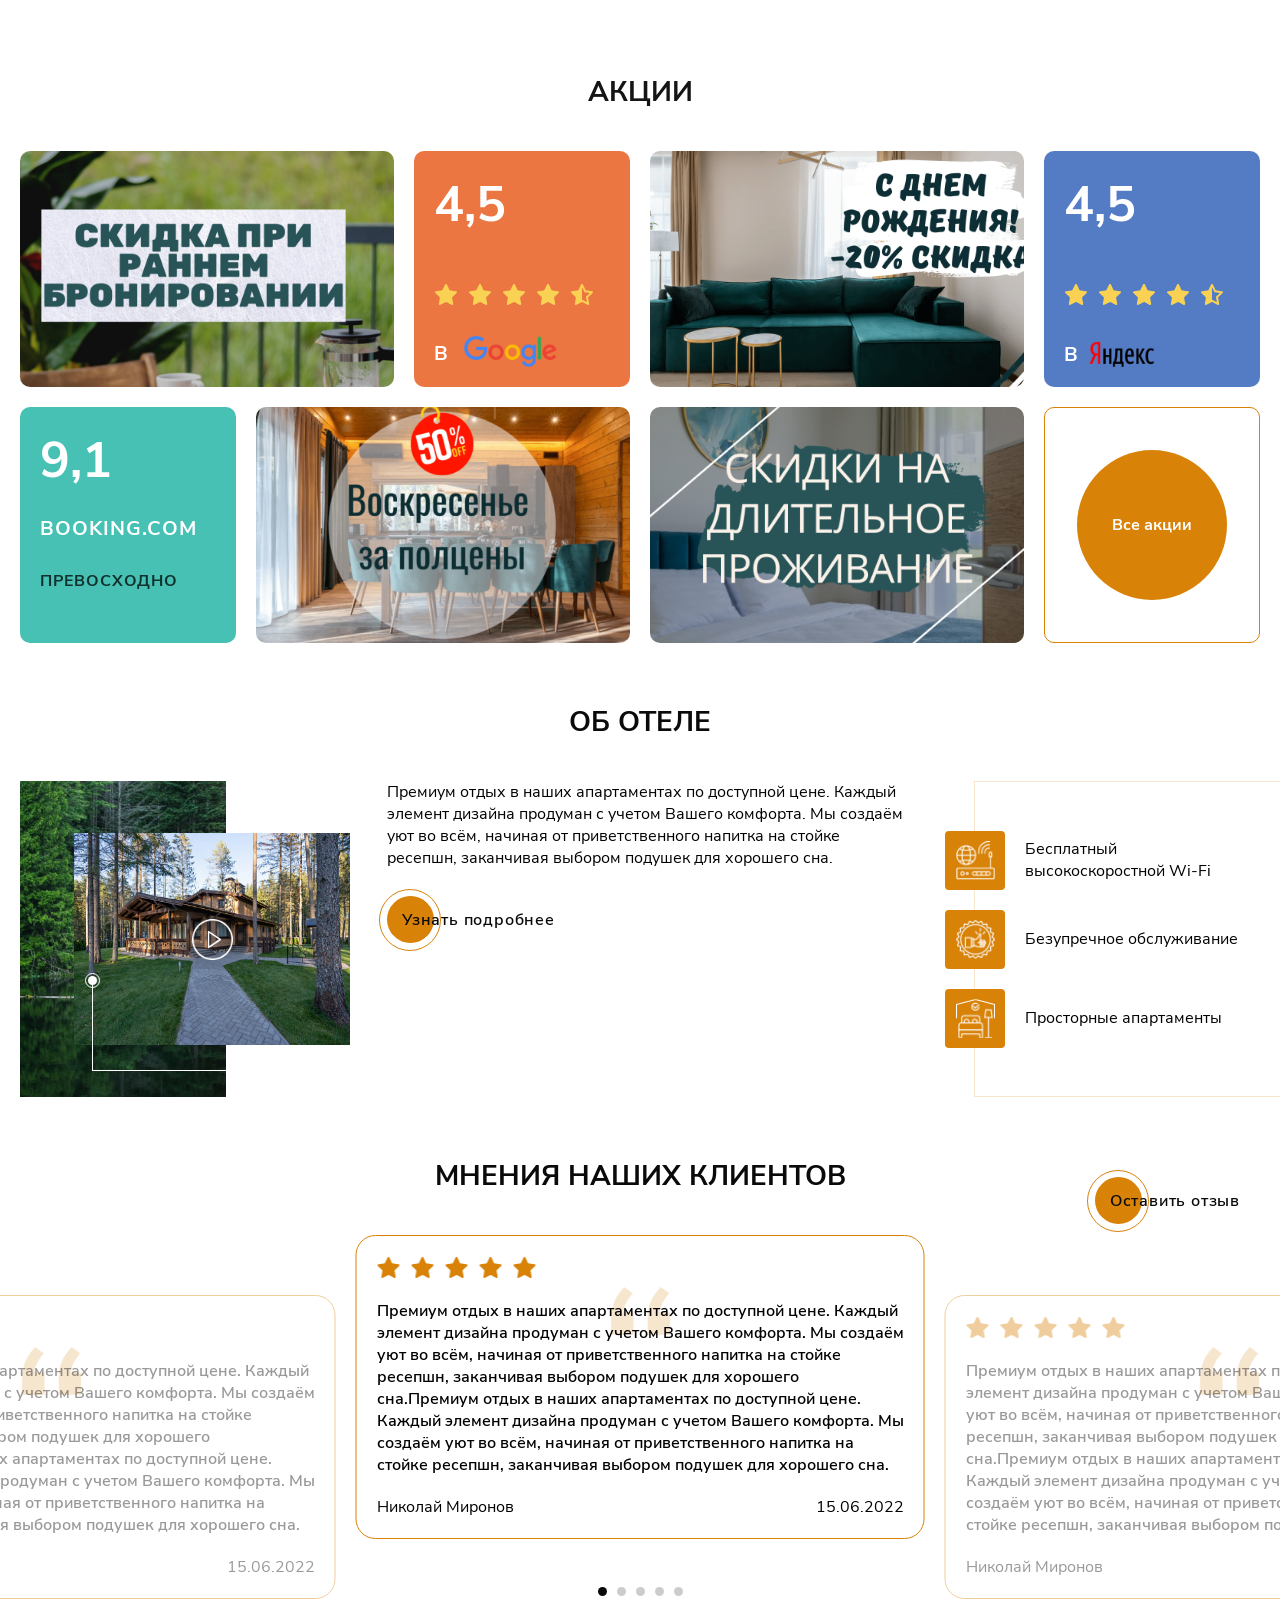
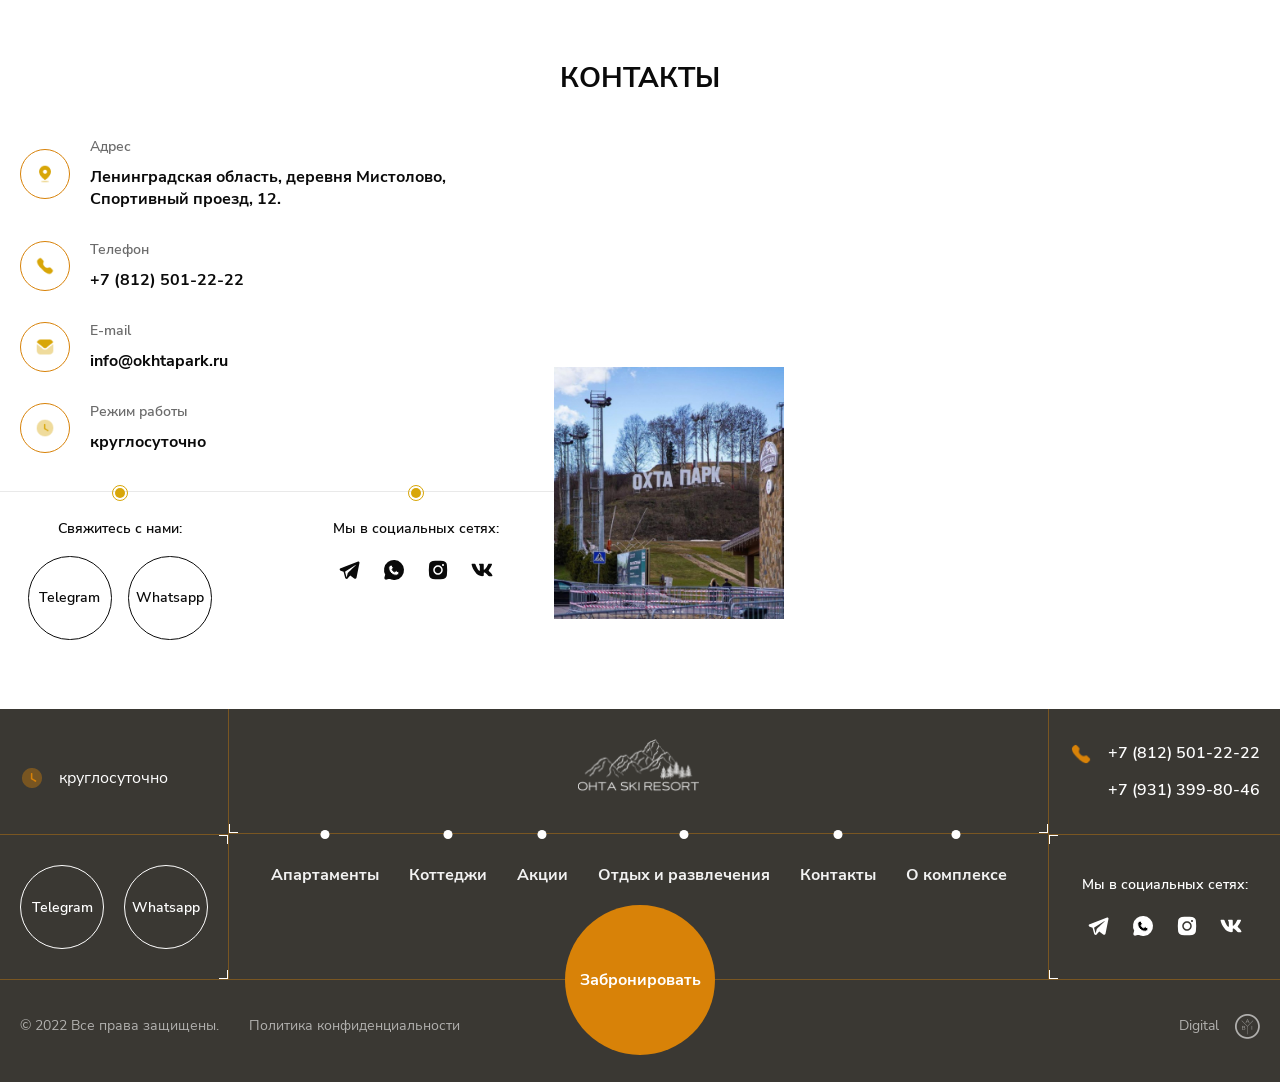
<file: sites/commerce/ohta/index.html>
<!DOCTYPE html>
<html lang="ru">

<head>
  <meta charset="UTF-8">
  <meta http-equiv="X-UA-Compatible" content="IE=edge">
  <meta name="viewport" content="width=device-width, initial-scale=1.0">
  <link rel="shortcut icon" href="./img/favicon.png">
  <link rel="preload" href="./fonts/Mak-Bold.woff" as="font">
  <link rel="preload" href="./fonts/Mak-Bold.woff2" as="font">
  <link rel="preload" href="./fonts/NunitoSans-Bold.woff" as="font">
  <link rel="preload" href="./fonts/NunitoSans-Bold.woff2" as="font">
  <link rel="preload" href="./fonts/NunitoSans-SemiBold.woff" as="font">
  <link rel="preload" href="./fonts/NunitoSans-SemiBold.woff2" as="font">
  <link rel="preload" href="./fonts/NunitoSans-Regular.woff" as="font">
  <link rel="preload" href="./fonts/NunitoSans-Regular.woff2" as="font">
  <link rel="preload" href="./fonts/Raleway-SemiBold.woff" as="font">
  <link rel="preload" href="./fonts/Raleway-SemiBold.woff2" as="font">
  <link rel="stylesheet" href="./resources/swiper/swiper.css">
  <link rel="stylesheet" href="./css/main-min.css">
  <title>Апарт-отель «OHTA SKI RESORT»</title>
</head>

<body>
  <div class="page">
    <header class="header">
      <div class="header__container container">
        <div class="header__left">
          <div class="header__wrapper-burger">
            <button class="header__burger burger">
              <span class="burger__line"></span>
              <span class="burger__line"></span>
              <span class="burger__line"></span>
            </button>
          </div>
          <div class="header__menu">
            <nav class="header__nav nav">
              <ul class="nav__list">
                <li class="nav__item">
                  <a class="nav__link" href="apartments-cottages.html">
                    Коттеджи
                  </a>
                </li>
                <li class="nav__item">
                  <a class="nav__link" href="apartments-cottages.html">
                    Апартаменты
                  </a>
                </li>
              </ul>
            </nav>
          </div>
        </div>
        <div class="header__wrapper-logo">
          <a class="header__logo" href="index.html">
            <img src="./img/logo.png" alt="Логотип сайта">
          </a>
        </div>
        <div class="header__right">
          <div class="header__phone-wrapper">
            <a class="header__phone" href="tel:+7(812)4218348">
              <svg width="24" height="24">
                <use xlink:href="./img/svg/sprites.svg#phone"></use>
              </svg>
              +7 (812) 421-83-48
            </a>
          </div>
          <div class="header__wrapper-link">
            <div class="header__circle"></div>
            <button class="header__link clicker-form" href="#!">
              Забронировать <span>номер</span>
            </button>
          </div>
        </div>
      </div>
    </header>
    <main>
      <section class="hero">
        <div class="hero__container container">
          <div class="hero__column-left" data-da=".hero__body, 600, 2">
            <div class="hero__swiper-column hero-swiper-column swiper">
              <div class="swiper-wrapper hero-swiper-column__wrapper">
                <div class="swiper-slide hero-swiper-column__slide">
                  <div class="hero__column-item">
                    <div class="hero__column-swiper column-swiper swiper column-swiper-hidden column-swiper-visible_3">
                      <div class="swiper-wrapper column-swiper__wrapper">
                        <div class="swiper-slide column-swiper__slide">
                          <a data-fslightbox="gallery" href="./img/hero/hero-grid-image_2.png">
                            <img src="./img/hero/hero-grid-image_2.png" alt="Картинка">
                          </a>
                        </div>
                        <div class="swiper-slide column-swiper__slide">
                          <a data-fslightbox="gallery" href="./img/hero/hero-grid-image.png">
                            <img src="./img/hero/hero-grid-image.png" alt="Картинка">
                          </a>
                        </div>
                        <div class="swiper-slide column-swiper__slide">
                          <a data-fslightbox="gallery" href="./img/hero/hero-grid-image_3.png">
                            <img src="./img/hero/hero-grid-image_3.png" alt="Картинка">
                          </a>
                        </div>
                        <div class="swiper-slide column-swiper__slide">
                          <a data-fslightbox="gallery" href="./img/hero/hero-grid-image_4.png">
                            <img src="./img/hero/hero-grid-image_4.png" alt="Картинка">
                          </a>
                        </div>
                      </div>
                    </div>
                  </div>
                  <div class="hero__column-item">
                    <div class="hero__column-swiper column-swiper swiper column-swiper-hidden_3">
                      <div class="swiper-wrapper column-swiper__wrapper">
                        <div class="swiper-slide column-swiper__slide">
                          <a data-fslightbox="gallery1" href="./img/hero/hero-grid-image.png">
                            <img src="./img/hero/hero-grid-image.png" alt="Картинка">
                          </a>
                        </div>
                        <div class="swiper-slide column-swiper__slide">
                          <a data-fslightbox="gallery1" href="./img/hero/hero-grid-image_2.png">
                            <img src="./img/hero/hero-grid-image_2.png" alt="Картинка">
                          </a>
                        </div>
                        <div class="swiper-slide column-swiper__slide">
                          <a data-fslightbox="gallery1" href="./img/hero/hero-grid-image_3.png">
                            <img src="./img/hero/hero-grid-image_3.png" alt="Картинка">
                          </a>
                        </div>
                        <div class="swiper-slide column-swiper__slide">
                          <a data-fslightbox="gallery1" href="./img/hero/hero-grid-image_4.png">
                            <img src="./img/hero/hero-grid-image_4.png" alt="Картинка">
                          </a>
                        </div>
                      </div>
                    </div>
                  </div>
                </div>
                <div class="swiper-slide hero-swiper-column__slide">
                  <div class="hero__column-item">
                    <div class="hero__column-swiper column-swiper swiper column-swiper-hidden column-swiper-visible_4">
                      <div class="swiper-wrapper column-swiper__wrapper">
                        <div class="swiper-slide column-swiper__slide">
                          <a data-fslightbox="gallery2" href="./img/hero/hero-grid-image_2.png">
                            <img src="./img/hero/hero-grid-image_2.png" alt="Картинка">
                          </a>
                        </div>
                        <div class="swiper-slide column-swiper__slide">
                          <a data-fslightbox="gallery2" href="./img/hero/hero-grid-image.png">
                            <img src="./img/hero/hero-grid-image.png" alt="Картинка">
                          </a>
                        </div>
                        <div class="swiper-slide column-swiper__slide">
                          <a data-fslightbox="gallery2" href="./img/hero/hero-grid-image_3.png">
                            <img src="./img/hero/hero-grid-image_3.png" alt="Картинка">
                          </a>
                        </div>
                        <div class="swiper-slide column-swiper__slide">
                          <a data-fslightbox="gallery2" href="./img/hero/hero-grid-image_4.png">
                            <img src="./img/hero/hero-grid-image_4.png" alt="Картинка">
                          </a>
                        </div>
                      </div>
                    </div>
                  </div>
                  <div class="hero__column-item">
                    <div class="hero__column-swiper column-swiper swiper column-swiper-hidden column-swiper-visible_3">
                      <div class="swiper-wrapper column-swiper__wrapper">
                        <div class="swiper-slide column-swiper__slide">
                          <a data-fslightbox="gallery3" href="./img/hero/hero-grid-image_2.png">
                            <img src="./img/hero/hero-grid-image_2.png" alt="Картинка">
                          </a>
                        </div>
                        <div class="swiper-slide column-swiper__slide">
                          <a data-fslightbox="gallery3" href="./img/hero/hero-grid-image.png">
                            <img src="./img/hero/hero-grid-image.png" alt="Картинка">
                          </a>
                        </div>
                        <div class="swiper-slide column-swiper__slide">
                          <a data-fslightbox="gallery3" href="./img/hero/hero-grid-image_3.png">
                            <img src="./img/hero/hero-grid-image_3.png" alt="Картинка">
                          </a>
                        </div>
                        <div class="swiper-slide column-swiper__slide">
                          <a data-fslightbox="gallery3" href="./img/hero/hero-grid-image_4.png">
                            <img src="./img/hero/hero-grid-image_4.png" alt="Картинка">
                          </a>
                        </div>
                      </div>
                    </div>
                  </div>
                </div>
                <div class="swiper-slide hero-swiper-column__slide">
                  <div class="hero__column-item">
                    <div class="hero__column-swiper column-swiper swiper column-swiper-hidden_2 column-swiper-visible_3">
                      <div class="swiper-wrapper column-swiper__wrapper">
                        <div class="swiper-slide column-swiper__slide">
                          <a data-fslightbox="gallery4" href="./img/hero/hero-grid-image_2.png">
                            <img src="./img/hero/hero-grid-image_2.png" alt="Картинка">
                          </a>
                        </div>
                        <div class="swiper-slide column-swiper__slide">
                          <a data-fslightbox="gallery4" href="./img/hero/hero-grid-image.png">
                            <img src="./img/hero/hero-grid-image.png" alt="Картинка">
                          </a>
                        </div>
                        <div class="swiper-slide column-swiper__slide">
                          <a data-fslightbox="gallery4" href="./img/hero/hero-grid-image_3.png">
                            <img src="./img/hero/hero-grid-image_3.png" alt="Картинка">
                          </a>
                        </div>
                        <div class="swiper-slide column-swiper__slide">
                          <a data-fslightbox="gallery4" href="./img/hero/hero-grid-image_4.png">
                            <img src="./img/hero/hero-grid-image_4.png" alt="Картинка">
                          </a>
                        </div>
                      </div>
                    </div>
                  </div>
                  <div class="hero__column-item">
         <!-- 6 -->          <div class="hero__column-swiper column-swiper swiper column-swiper-hidden column-swiper-visible_2 column-swiper-hidden_3">
                      <div class="swiper-wrapper column-swiper__wrapper">
                        <div class="swiper-slide column-swiper__slide">
                          <a data-fslightbox="gallery5" href="./img/hero/hero-grid-image_2.png">
                            <img src="./img/hero/hero-grid-image_2.png" alt="Картинка">
                          </a>
                        </div>
                        <div class="swiper-slide column-swiper__slide">
                          <a data-fslightbox="gallery5" href="./img/hero/hero-grid-image.png">
                            <img src="./img/hero/hero-grid-image.png" alt="Картинка">
                          </a>
                        </div>
                        <div class="swiper-slide column-swiper__slide">
                          <a data-fslightbox="gallery5" href="./img/hero/hero-grid-image_3.png">
                            <img src="./img/hero/hero-grid-image_3.png" alt="Картинка">
                          </a>
                        </div>
                        <div class="swiper-slide column-swiper__slide">
                          <a data-fslightbox="gallery5" href="./img/hero/hero-grid-image_4.png">
                            <img src="./img/hero/hero-grid-image_4.png" alt="Картинка">
                          </a>
                        </div>
                      </div>
                    </div>
                  </div>
                </div>
                <div class="swiper-slide hero-swiper-column__slide">
                  <div class="hero__column-item">
                    <div class="hero__column-swiper column-swiper swiper column-swiper-hidden">
                      <div class="swiper-wrapper column-swiper__wrapper">
                        <div class="swiper-slide column-swiper__slide">
                          <a data-fslightbox="gallery6" href="./img/hero/hero-grid-image_2.png">
                            <img src="./img/hero/hero-grid-image_2.png" alt="Картинка">
                          </a>
                        </div>
                        <div class="swiper-slide column-swiper__slide">
                          <a data-fslightbox="gallery6" href="./img/hero/hero-grid-image.png">
                            <img src="./img/hero/hero-grid-image.png" alt="Картинка">
                          </a>
                        </div>
                        <div class="swiper-slide column-swiper__slide">
                          <a data-fslightbox="gallery6" href="./img/hero/hero-grid-image_3.png">
                            <img src="./img/hero/hero-grid-image_3.png" alt="Картинка">
                          </a>
                        </div>
                        <div class="swiper-slide column-swiper__slide">
                          <a data-fslightbox="gallery6" href="./img/hero/hero-grid-image_4.png">
                            <img src="./img/hero/hero-grid-image_4.png" alt="Картинка">
                          </a>
                        </div>
                      </div>
                    </div>
                  </div>
                  <div class="hero__column-item">
                    <div class="hero__column-swiper column-swiper swiper column-swiper-hidden column-swiper-visible_3">
                      <div class="swiper-wrapper column-swiper__wrapper">
                        <div class="swiper-slide column-swiper__slide">
                          <a data-fslightbox="gallery7" href="./img/hero/hero-grid-image_2.png">
                            <img src="./img/hero/hero-grid-image_2.png" alt="Картинка">
                          </a>
                        </div>
                        <div class="swiper-slide column-swiper__slide">
                          <a data-fslightbox="gallery7" href="./img/hero/hero-grid-image.png">
                            <img src="./img/hero/hero-grid-image.png" alt="Картинка">
                          </a>
                        </div>
                        <div class="swiper-slide column-swiper__slide">
                          <a data-fslightbox="gallery7" href="./img/hero/hero-grid-image_3.png">
                            <img src="./img/hero/hero-grid-image_3.png" alt="Картинка">
                          </a>
                        </div>
                        <div class="swiper-slide column-swiper__slide">
                          <a data-fslightbox="gallery7" href="./img/hero/hero-grid-image_4.png">
                            <img src="./img/hero/hero-grid-image_4.png" alt="Картинка">
                          </a>
                        </div>
                      </div>
                    </div>
                  </div>
                </div>
                <div class="swiper-slide hero-swiper-column__slide">
                  <div class="hero__column-item">
                    <div class="hero__column-swiper column-swiper swiper column-swiper-hidden column-swiper-visible_2 column-swiper-hidden_3">
                      <div class="swiper-wrapper column-swiper__wrapper">
                        <div class="swiper-slide column-swiper__slide">
                          <a data-fslightbox="gallery8" href="./img/hero/hero-grid-image_2.png">
                            <img src="./img/hero/hero-grid-image_2.png" alt="Картинка">
                          </a>
                        </div>
                        <div class="swiper-slide column-swiper__slide">
                          <a data-fslightbox="gallery8" href="./img/hero/hero-grid-image.png">
                            <img src="./img/hero/hero-grid-image.png" alt="Картинка">
                          </a>
                        </div>
                        <div class="swiper-slide column-swiper__slide">
                          <a data-fslightbox="gallery8" href="./img/hero/hero-grid-image_3.png">
                            <img src="./img/hero/hero-grid-image_3.png" alt="Картинка">
                          </a>
                        </div>
                        <div class="swiper-slide column-swiper__slide">
                          <a data-fslightbox="gallery8" href="./img/hero/hero-grid-image_4.png">
                            <img src="./img/hero/hero-grid-image_4.png" alt="Картинка">
                          </a>
                        </div>
                      </div>
                    </div>
                  </div>
                  <div class="hero__column-item">
                    <div class="hero__column-swiper column-swiper swiper column-swiper-hidden_2">
                      <div class="swiper-wrapper column-swiper__wrapper">
                        <div class="swiper-slide column-swiper__slide">
                          <a data-fslightbox="gallery9" href="./img/hero/hero-grid-image_3.png">
                            <img src="./img/hero/hero-grid-image_3.png" alt="Картинка">
                          </a>
                        </div>
                        <div class="swiper-slide column-swiper__slide">
                          <a data-fslightbox="gallery9" href="./img/hero/hero-grid-image_2.png">
                            <img src="./img/hero/hero-grid-image_2.png" alt="Картинка">
                          </a>
                        </div>
                        <div class="swiper-slide column-swiper__slide">
                          <a data-fslightbox="gallery9" href="./img/hero/hero-grid-image.png">
                            <img src="./img/hero/hero-grid-image.png" alt="Картинка">
                          </a>
                        </div>
                        <div class="swiper-slide column-swiper__slide">
                          <a data-fslightbox="gallery9" href="./img/hero/hero-grid-image_4.png">
                            <img src="./img/hero/hero-grid-image_4.png" alt="Картинка">
                          </a>
                        </div>
                      </div>
                    </div>
                  </div>
                </div>
                <div class="swiper-slide hero-swiper-column__slide">
                  <div class="hero__column-item">
                    <div class="hero__column-swiper column-swiper swiper column-swiper-hidden">
                      <div class="swiper-wrapper column-swiper__wrapper">
                        <div class="swiper-slide column-swiper__slide">
                          <a data-fslightbox="gallery10" href="./img/hero/hero-grid-image_2.png">
                            <img src="./img/hero/hero-grid-image_2.png" alt="Картинка">
                          </a>
                        </div>
                        <div class="swiper-slide column-swiper__slide">
                          <a data-fslightbox="gallery10" href="./img/hero/hero-grid-image.png">
                            <img src="./img/hero/hero-grid-image.png" alt="Картинка">
                          </a>
                        </div>
                        <div class="swiper-slide column-swiper__slide">
                          <a data-fslightbox="gallery10" href="./img/hero/hero-grid-image_3.png">
                            <img src="./img/hero/hero-grid-image_3.png" alt="Картинка">
                          </a>
                        </div>
                        <div class="swiper-slide column-swiper__slide">
                          <a data-fslightbox="gallery10" href="./img/hero/hero-grid-image_4.png">
                            <img src="./img/hero/hero-grid-image_4.png" alt="Картинка">
                          </a>
                        </div>
                      </div>
                    </div>
                  </div>
                  <div class="hero__column-item">
                    <div class="hero__column-swiper column-swiper swiper column-swiper-hidden column-swiper-visible_2 column-swiper-hidden_3 column-swiper-visible_3">
                      <div class="swiper-wrapper column-swiper__wrapper">
                        <div class="swiper-slide column-swiper__slide">
                          <a data-fslightbox="gallery11" href="./img/hero/hero-grid-image_2.png">
                            <img src="./img/hero/hero-grid-image_2.png" alt="Картинка">
                          </a>
                        </div>
                        <div class="swiper-slide column-swiper__slide">
                          <a data-fslightbox="gallery11" href="./img/hero/hero-grid-image.png">
                            <img src="./img/hero/hero-grid-image.png" alt="Картинка">
                          </a>
                        </div>
                        <div class="swiper-slide column-swiper__slide">
                          <a data-fslightbox="gallery11" href="./img/hero/hero-grid-image_3.png">
                            <img src="./img/hero/hero-grid-image_3.png" alt="Картинка">
                          </a>
                        </div>
                        <div class="swiper-slide column-swiper__slide">
                          <a data-fslightbox="gallery11" href="./img/hero/hero-grid-image_4.png">
                            <img src="./img/hero/hero-grid-image_4.png" alt="Картинка">
                          </a>
                        </div>
                      </div>
                    </div>
                  </div>
                </div>
                <div class="swiper-slide hero-swiper-column__slide">
                  <div class="hero__column-item">
                    <div class="hero__column-swiper column-swiper swiper column-swiper-hidden_2">
                      <div class="swiper-wrapper column-swiper__wrapper">
                        <div class="swiper-slide column-swiper__slide">
                          <a data-fslightbox="gallery12" href="./img/hero/hero-grid-image_4.png">
                            <img src="./img/hero/hero-grid-image_4.png" alt="Картинка">
                          </a>
                        </div>
                        <div class="swiper-slide column-swiper__slide">
                          <a data-fslightbox="gallery12" href="./img/hero/hero-grid-image_3.png">
                            <img src="./img/hero/hero-grid-image_3.png" alt="Картинка">
                          </a>
                        </div>
                        <div class="swiper-slide column-swiper__slide">
                          <a data-fslightbox="gallery12" href="./img/hero/hero-grid-image_2.png">
                            <img src="./img/hero/hero-grid-image_2.png" alt="Картинка">
                          </a>
                        </div>
                        <div class="swiper-slide column-swiper__slide">
                          <a data-fslightbox="gallery12" href="./img/hero/hero-grid-image.png">
                            <img src="./img/hero/hero-grid-image.png" alt="Картинка">
                          </a>
                        </div>
                      </div>
                    </div>
                  </div>
                  <div class="hero__column-item">
                    <div class="hero__column-swiper column-swiper swiper column-swiper-hidden">
                      <div class="swiper-wrapper column-swiper__wrapper">
                        <div class="swiper-slide column-swiper__slide">
                          <a data-fslightbox="gallery13" href="./img/hero/hero-grid-image_2.png">
                            <img src="./img/hero/hero-grid-image_2.png" alt="Картинка">
                          </a>
                        </div>
                        <div class="swiper-slide column-swiper__slide">
                          <a data-fslightbox="gallery13" href="./img/hero/hero-grid-image.png">
                            <img src="./img/hero/hero-grid-image.png" alt="Картинка">
                          </a>
                        </div>
                        <div class="swiper-slide column-swiper__slide">
                          <a data-fslightbox="gallery13" href="./img/hero/hero-grid-image_3.png">
                            <img src="./img/hero/hero-grid-image_3.png" alt="Картинка">
                          </a>
                        </div>
                        <div class="swiper-slide column-swiper__slide">
                          <a data-fslightbox="gallery13" href="./img/hero/hero-grid-image_4.png">
                            <img src="./img/hero/hero-grid-image_4.png" alt="Картинка">
                          </a>
                        </div>
                      </div>
                    </div>
                  </div>
                </div>
                <div class="swiper-slide hero-swiper-column__slide">
                  <div class="hero__column-item">
                    <div class="hero__column-swiper column-swiper swiper column-swiper-hidden column-swiper-visible_2">
                      <div class="swiper-wrapper column-swiper__wrapper">
                        <div class="swiper-slide column-swiper__slide">
                          <a data-fslightbox="gallery13" href="./img/hero/hero-grid-image_2.png">
                            <img src="./img/hero/hero-grid-image_2.png" alt="Картинка">
                          </a>
                        </div>
                        <div class="swiper-slide column-swiper__slide">
                          <a data-fslightbox="gallery13" href="./img/hero/hero-grid-image.png">
                            <img src="./img/hero/hero-grid-image.png" alt="Картинка">
                          </a>
                        </div>
                        <div class="swiper-slide column-swiper__slide">
                          <a data-fslightbox="gallery13" href="./img/hero/hero-grid-image_3.png">
                            <img src="./img/hero/hero-grid-image_3.png" alt="Картинка">
                          </a>
                        </div>
                        <div class="swiper-slide column-swiper__slide">
                          <a data-fslightbox="gallery13" href="./img/hero/hero-grid-image_4.png">
                            <img src="./img/hero/hero-grid-image_4.png" alt="Картинка">
                          </a>
                        </div>
                      </div>
                    </div>
                  </div>
                  <div class="hero__column-item">
                    <div class="hero__column-swiper column-swiper swiper column-swiper-hidden">
                      <div class="swiper-wrapper column-swiper__wrapper">
                        <div class="swiper-slide column-swiper__slide">
                          <a data-fslightbox="gallery13" href="./img/hero/hero-grid-image_2.png">
                            <img src="./img/hero/hero-grid-image_2.png" alt="Картинка">
                          </a>
                        </div>
                        <div class="swiper-slide column-swiper__slide">
                          <a data-fslightbox="gallery13" href="./img/hero/hero-grid-image.png">
                            <img src="./img/hero/hero-grid-image.png" alt="Картинка">
                          </a>
                        </div>
                        <div class="swiper-slide column-swiper__slide">
                          <a data-fslightbox="gallery13" href="./img/hero/hero-grid-image_3.png">
                            <img src="./img/hero/hero-grid-image_3.png" alt="Картинка">
                          </a>
                        </div>
                        <div class="swiper-slide column-swiper__slide">
                          <a data-fslightbox="gallery13" href="./img/hero/hero-grid-image_4.png">
                            <img src="./img/hero/hero-grid-image_4.png" alt="Картинка">
                          </a>
                        </div>
                      </div>
                    </div>
                  </div>
                </div>
                <div class="swiper-slide hero-swiper-column__slide">
                  <div class="hero__column-item">
                    <div class="hero__column-swiper column-swiper swiper">
                      <div class="swiper-wrapper column-swiper__wrapper">
                        <div class="swiper-slide column-swiper__slide">
                        </div>
                        <div class="swiper-slide column-swiper__slide">
                        </div>
                        <div class="swiper-slide column-swiper__slide">
                        </div>
                        <div class="swiper-slide column-swiper__slide">
                        </div>
                      </div>
                    </div>
                  </div>
                  <div class="hero__column-item">
                    <div class="hero__column-swiper column-swiper swiper">
                      <div class="swiper-wrapper column-swiper__wrapper">
                        <div class="swiper-slide column-swiper__slide">
                        </div>
                        <div class="swiper-slide column-swiper__slide">
                        </div>
                        <div class="swiper-slide column-swiper__slide">
                        </div>
                        <div class="swiper-slide column-swiper__slide">
                        </div>
                      </div>
                    </div>
                  </div>
                </div>
              </div>
            </div>
          </div>
          <div class="hero__body">
            <div class="hero__body-head">
              <div class="hero__body-top">
                <strong class="hero__strong">
                  Апарт отель
                </strong>
                <h1 class="hero__title">
                  «Ohta SKI Resort»
                </h1>
              </div>
              <div class="hero__wrapper-arrow">
                <a class="hero__arrow" href="#about">
                  <span></span>
                </a>
              </div>
            </div>
            <div class="hero__body-bottom main-form">
              <form class="hero__form hero-form">
                <div class="hero-form__left">
                  <div class="hero-form__wrapper">
                    <span class="hero-form__span">Заезд</span>
                    <div class="hero-form__label">
                      <input class="hero-form__input" type="text" name="Заезд" value="21.12.2022">
                      <svg class="hero-form__svg-calendar" width="24" height="24">
                        <use xlink:href="./img/svg/sprites.svg#calendar"></use>
                      </svg>
                      <svg class="hero-form__svg-calendar hero-form__svg-calendar_2" width="20" height="20">
                        <use xlink:href="./img/svg/sprites.svg#calendar_2"></use>
                      </svg>
                    </div>
                  </div>
                  <div class="hero-form__wrapper">
                    <span class="hero-form__span">
                      Выезд
                    </span>
                    <div class="hero-form__label">
                      <input class="hero-form__input" type="text" name="Выезд" value="21.12.2022">
                      <svg class="hero-form__svg-calendar" width="24" height="24">
                        <use xlink:href="./img/svg/sprites.svg#calendar"></use>
                      </svg>
                      <svg class="hero-form__svg-calendar hero-form__svg-calendar_2" width="20" height="20">
                        <use xlink:href="./img/svg/sprites.svg#calendar_2"></use>
                      </svg>
                    </div>
                  </div>
                </div>
                <div class="hero-form__right">
                  <div class="hero-form__right-left">
                    <span class="hero-form__span">
                      Гости
                    </span>
                    <div class="hero-form__wrapper-body">
                      <div class="hero-form__wrapper hero-form__wrapper_over">
                        <div class="hero-form__label">
                          <input class="hero-form__input hero-form__input_change" type="number" name="Взрослых"
                            value="15">
                          <span class="hero-form__adults">взрослые</span>
                          <svg class="hero-form__svg-man" width="24" height="24">
                            <use xlink:href="./img/svg/sprites.svg#man"></use>
                          </svg>
                        </div>
                      </div>
                      <div class="hero-form__wrapper">
                        <div class="hero-form__label hero-form__label_over">
                          <input class="hero-form__input hero-form__input_change" type="number" name="Детей" value="10">
                          <span class="hero-form__children">детей</span>
                          <svg class="hero-form__svg-man" width="24" height="24">
                            <use xlink:href="./img/svg/sprites.svg#man"></use>
                          </svg>
                          <svg class="hero-form__svg-man hero-form__svg-man_2" width="20" height="20">
                            <use xlink:href="./img/svg/sprites.svg#man_2"></use>
                          </svg>
                        </div>
                      </div>
                    </div>
                  </div>
                  <button class="hero-form__btn">
                    Найти номер
                  </button>
                </div>
              </form>
            </div>
          </div>
          <div class="hero__column-right">
            <ul class="hero__list">
              <li class="hero__item">
                <a class="hero__link" href="apartments-cottages.html">
                  <span class="hero__link-circle"></span>
                  Апартаменты
                </a>
              </li>
              <li class="hero__item">
                <a class="hero__link" href="apartments-cottages.html">
                  <span class="hero__link-circle"></span>
                  Коттеджи
                </a>
              </li>
              <li class="hero__item">
                <a class="hero__link" href="stocks.html">
                  <span class="hero__link-circle"></span>
                  Акции
                </a>
              </li>
              <li class="hero__item">
                <a class="hero__link" href="recreation-entertainment.html">
                  <span class="hero__link-circle"></span>
                  Отдых и развлечения
                </a>
              </li>
              <li class="hero__item">
                <a class="hero__link" href="contacts.html">
                  <span class="hero__link-circle"></span>
                  Контакты
                </a>
              </li>
              <li class="hero__item">
                <a class="hero__link" href="about.html">
                  <span class="hero__link-circle"></span>
                  О комплексе
                </a>
              </li>
            </ul>
            <ul class="hero__socials" data-da=".hero__body, 1405, 1">
              <li class="hero__socials-item">
                <a class="hero__socials-link" href="#!">Whatsapp</a>
              </li>
              <li class="hero__socials-item">
                <a class="hero__socials-link" href="#!">Telegram</a>
              </li>
            </ul>
            <div class="hero__right-bottom" data-da=".hero__body, 1405, 4">
              <div class="hero__location">
                <span class="hero__location-icon">
                  <svg class="hero__location-svg" width="24" height="24">
                    <use xlink:href="./img/svg/sprites.svg#geo"></use>
                  </svg>
                  <svg class="hero__location-svg hero__location-svg_2" width="20" height="20">
                    <use xlink:href="./img/svg/sprites.svg#geo_2"></use>
                  </svg>
                </span>
                <p class="hero__location-text">
                  Ленинградская область, деревня Мистолово, Спортивный проезд, 12.
                </p>
              </div>
              <div class="hero__map">
                <div class="hero__map-map" id="map"></div>
              </div>
            </div>
          </div>
          <div class="hero__swiper hero-swiper swiper">
            <div class="swiper-wrapper hero-swiper__wrapper">
              <div class="swiper-slide hero-swiper__slide">
                <img src="./img/hero/image.png" alt="Картинка">
              </div>
              <div class="swiper-slide hero-swiper__slide">
                <video autoplay loop muted preload="metadata" src="./video/hero/video.mp4"></video>
              </div>
              <div class="swiper-slide hero-swiper__slide">
                <img src="./img/hero/image.png" alt="Картинка">
              </div>
            </div>
          </div>
          <div class="hero__sliders-close"></div>
        </div>
      </section>
      <section class="complex">
        <div class="complex__container container">
          <h2 class="complex__title">
            Гостиничный комплекс
          </h2>
          <div class="complex__top">
            <div class="complex__buttons">
              <a class="complex__button complex-button-active" data-path="cottage" data-path1="cottage"
                data-target1="cottage">
                Коттеджи
              </a>
              <a class="complex__button" data-path="appartament" data-path1="appartament"
                data-target1="appartament">
                Апартаменты
              </a>
            </div>
            <a class="complex__link-more" href="apartments-cottages.html">
              Посмотреть ещё
            </a>
          </div>
          <div class="complex__content complex-content-active" data-target="cottage">
            <div class="complex__swiper complex-swiper swiper">
              <div class="swiper-wrapper complex-swiper__wrapper">
                <div class="swiper-slide complex-swiper__slide">
                  <article class="complex-swiper__article ohta-item">
                    <div class="ohta-item__image">
                      <div class="ohta-item__swiper ohta-item-swiper swiper">
                        <div class="swiper-wrapper ohta-item-swiper__wrapper">
                          <div class="swiper-slide ohta-item-swiper__slide">
                            <img src="./img/complex/cottage.png" alt="Картинка">
                          </div>
                          <div class="swiper-slide ohta-item-swiper__slide">
                            <img src="./img/complex/cottage.png" alt="Картинка">
                          </div>
                          <div class="swiper-slide ohta-item-swiper__slide">
                            <img src="./img/complex/cottage.png" alt="Картинка">
                          </div>
                          <div class="swiper-slide ohta-item-swiper__slide">
                            <img src="./img/complex/cottage.png" alt="Картинка">
                          </div>
                        </div>
                      </div>
                      <div class="ohta-item-swiper__pagination"></div>
                      <div class="ohta-item__arrow">
                        <span>
                          <img src="./img/complex/arrow.png" alt="Иконка">
                        </span>
                      </div>
                      <div class="ohta-item__remainder">Остался 1 коттедж</div>
                      <div class="ohta-item__discout">-15%</div>
                      <div class="ohta-item__prices">
                        <p class="ohta-item__old-price">
                          35 900 ₽
                        </p>
                        <p class="ohta-item__new-price">
                          от 29 900 ₽ <span>/ сутки</span>
                        </p>
                      </div>
                    </div>
                    <div class="ohta-item__descr">
                      <strong class="ohta-item__name">
                        Коттедж №1
                      </strong>
                      <div class="ohta-item__middle">
                        <div class="ohta-item__item">
                          <div class="ohta-item__icon">
                            <img src="./img/complex/mans.png" alt="Иконка">
                          </div>
                          <p class="ohta-item__text">
                            до 10 чел.
                          </p>
                        </div>
                        <div class="ohta-item__item">
                          <div class="ohta-item__icon">
                            <img src="./img/complex/size.png" alt="Иконка">
                          </div>
                          <p class="ohta-item__text">
                            190 кв. м
                          </p>
                        </div>
                        <div class="ohta-item__item">
                          <div class="ohta-item__icon">
                            <img src="./img/complex/comnats.png" alt="Иконка">
                          </div>
                          <p class="ohta-item__text">
                            5 комн.
                          </p>
                        </div>
                      </div>
                      <div class="ohta-item__bottom">
                        <div class="ohta-item__item ohta-item__item_change">
                          <div class="ohta-item__icon ohta-item__icon_big">
                            <img src="./img/complex/wifi.png" alt="Иконка">
                          </div>
                          <p class="ohta-item__text ohta-item__text_weight">
                            Free Wi-Fi
                          </p>
                        </div>
                        <div class="ohta-item__item ohta-item__item_change">
                          <div class="ohta-item__icon ohta-item__icon_big">
                            <img src="./img/complex/zona.png" alt="Иконка">
                          </div>
                          <p class="ohta-item__text ohta-item__text_weight">
                            Большая кухонная зона
                          </p>
                        </div>

                      </div>
                      <div class="ohta-item__footer">
                        <a class="ohta-item__link" href="cottage.html">
                          Посмотреть
                        </a>
                      </div>
                    </div>
                  </article>
                </div>
                <div class="swiper-slide complex-swiper__slide">
                  <article class="complex-swiper__article ohta-item">
                    <div class="ohta-item__image">
                      <div class="ohta-item__swiper ohta-item-swiper swiper">
                        <div class="swiper-wrapper ohta-item-swiper__wrapper">
                          <div class="swiper-slide ohta-item-swiper__slide">
                            <img src="./img/complex/cottage.png" alt="Картинка">
                          </div>
                          <div class="swiper-slide ohta-item-swiper__slide">
                            <img src="./img/complex/cottage.png" alt="Картинка">
                          </div>
                          <div class="swiper-slide ohta-item-swiper__slide">
                            <img src="./img/complex/cottage.png" alt="Картинка">
                          </div>
                          <div class="swiper-slide ohta-item-swiper__slide">
                            <img src="./img/complex/cottage.png" alt="Картинка">
                          </div>
                        </div>
                      </div>
                      <div class="ohta-item-swiper__pagination"></div>
                      <div class="ohta-item__arrow">
                        <span>
                          <img src="./img/complex/arrow.png" alt="Иконка">
                        </span>
                      </div>
                      <div class="ohta-item__remainder">Остался 1 коттедж</div>
                      <div class="ohta-item__discout">-15%</div>
                      <div class="ohta-item__prices">
                        <p class="ohta-item__old-price">
                          35 900 ₽
                        </p>
                        <p class="ohta-item__new-price">
                          от 29 900 ₽ <span>/ сутки</span>
                        </p>
                      </div>
                    </div>
                    <div class="ohta-item__descr">
                      <strong class="ohta-item__name">
                        Коттедж №1
                      </strong>
                      <div class="ohta-item__middle">
                        <div class="ohta-item__item">
                          <div class="ohta-item__icon">
                            <img src="./img/complex/mans.png" alt="Иконка">
                          </div>
                          <p class="ohta-item__text">
                            до 10 чел.
                          </p>
                        </div>
                        <div class="ohta-item__item">
                          <div class="ohta-item__icon">
                            <img src="./img/complex/size.png" alt="Иконка">
                          </div>
                          <p class="ohta-item__text">
                            190 кв. м
                          </p>
                        </div>
                        <div class="ohta-item__item">
                          <div class="ohta-item__icon">
                            <img src="./img/complex/comnats.png" alt="Иконка">
                          </div>
                          <p class="ohta-item__text">
                            5 комн.
                          </p>
                        </div>
                      </div>
                      <div class="ohta-item__bottom">
                        <div class="ohta-item__item ohta-item__item_change">
                          <div class="ohta-item__icon ohta-item__icon_big">
                            <img src="./img/complex/wifi.png" alt="Иконка">
                          </div>
                          <p class="ohta-item__text ohta-item__text_weight">
                            Free Wi-Fi
                          </p>
                        </div>
                        <div class="ohta-item__item ohta-item__item_change">
                          <div class="ohta-item__icon ohta-item__icon_big">
                            <img src="./img/complex/zona.png" alt="Иконка">
                          </div>
                          <p class="ohta-item__text ohta-item__text_weight">
                            Большая кухонная зона
                          </p>
                        </div>

                      </div>
                      <div class="ohta-item__footer">
                        <a class="ohta-item__link" href="cottage.html">
                          Посмотреть
                        </a>
                      </div>
                    </div>
                  </article>
                </div>
                <div class="swiper-slide complex-swiper__slide">
                  <article class="complex-swiper__article ohta-item">
                    <div class="ohta-item__image">
                      <div class="ohta-item__swiper ohta-item-swiper swiper">
                        <div class="swiper-wrapper ohta-item-swiper__wrapper">
                          <div class="swiper-slide ohta-item-swiper__slide">
                            <img src="./img/complex/appartament.png" alt="Картинка">
                          </div>
                          <div class="swiper-slide ohta-item-swiper__slide">
                            <img src="./img/complex/appartament.png" alt="Картинка">
                          </div>
                          <div class="swiper-slide ohta-item-swiper__slide">
                            <img src="./img/complex/appartament.png" alt="Картинка">
                          </div>
                          <div class="swiper-slide ohta-item-swiper__slide">
                            <img src="./img/complex/appartament.png" alt="Картинка">
                          </div>
                        </div>
                      </div>
                      <div class="ohta-item-swiper__pagination"></div>
                      <div class="ohta-item__arrow">
                        <span>
                          <img src="./img/complex/arrow.png" alt="Иконка">
                        </span>
                      </div>
                      <div class="ohta-item__discout">-5%</div>
                      <div class="ohta-item__prices">
                        <p class="ohta-item__new-price">
                          от 4500 ₽ <span>/ сутки</span>
                        </p>
                      </div>
                    </div>
                    <div class="ohta-item__descr">
                      <strong class="ohta-item__name">
                        Апартаменты с одной спальней
                      </strong>
                      <div class="ohta-item__middle">
                        <div class="ohta-item__item">
                          <div class="ohta-item__icon">
                            <img src="./img/complex/mans.png" alt="Иконка">
                          </div>
                          <p class="ohta-item__text">
                            до 4 чел.
                          </p>
                        </div>
                        <div class="ohta-item__item">
                          <div class="ohta-item__icon">
                            <img src="./img/complex/size.png" alt="Иконка">
                          </div>
                          <p class="ohta-item__text">
                            190 кв. м
                          </p>
                        </div>
                        <div class="ohta-item__item">
                          <div class="ohta-item__icon">
                            <img src="./img/complex/comnats.png" alt="Иконка">
                          </div>
                          <p class="ohta-item__text">
                            5 комн.
                          </p>
                        </div>
                      </div>
                      <div class="ohta-item__bottom">
                        <div class="ohta-item__item ohta-item__item_change">
                          <div class="ohta-item__icon ohta-item__icon_big">
                            <img src="./img/complex/wifi.png" alt="Иконка">
                          </div>
                          <p class="ohta-item__text ohta-item__text_weight">
                            Free Wi-Fi
                          </p>
                        </div>
                        <div class="ohta-item__item ohta-item__item_change">
                          <div class="ohta-item__icon ohta-item__icon_big">
                            <img src="./img/complex/appartament-icon.png" alt="Иконка">
                          </div>
                          <p class="ohta-item__text ohta-item__text_weight">
                            Просторные апартаменты
                          </p>
                        </div>

                      </div>
                      <div class="ohta-item__footer">
                        <a class="ohta-item__link" href="cottage.html">
                          Посмотреть
                        </a>
                      </div>
                    </div>
                  </article>
                </div>
                <div class="swiper-slide complex-swiper__slide">
                  <article class="complex-swiper__article ohta-item">
                    <div class="ohta-item__image">
                      <div class="ohta-item__swiper ohta-item-swiper swiper">
                        <div class="swiper-wrapper ohta-item-swiper__wrapper">
                          <div class="swiper-slide ohta-item-swiper__slide">
                            <img src="./img/complex/cottage.png" alt="Картинка">
                          </div>
                          <div class="swiper-slide ohta-item-swiper__slide">
                            <img src="./img/complex/cottage.png" alt="Картинка">
                          </div>
                          <div class="swiper-slide ohta-item-swiper__slide">
                            <img src="./img/complex/cottage.png" alt="Картинка">
                          </div>
                          <div class="swiper-slide ohta-item-swiper__slide">
                            <img src="./img/complex/cottage.png" alt="Картинка">
                          </div>
                        </div>
                      </div>
                      <div class="ohta-item-swiper__pagination"></div>
                      <div class="ohta-item__arrow">
                        <span>
                          <img src="./img/complex/arrow.png" alt="Иконка">
                        </span>
                      </div>
                      <div class="ohta-item__remainder">Остался 1 коттедж</div>
                      <div class="ohta-item__discout">-15%</div>
                      <div class="ohta-item__prices">
                        <p class="ohta-item__old-price">
                          35 900 ₽
                        </p>
                        <p class="ohta-item__new-price">
                          от 29 900 ₽ <span>/ сутки</span>
                        </p>
                      </div>
                    </div>
                    <div class="ohta-item__descr">
                      <strong class="ohta-item__name">
                        Коттедж №1
                      </strong>
                      <div class="ohta-item__middle">
                        <div class="ohta-item__item">
                          <div class="ohta-item__icon">
                            <img src="./img/complex/mans.png" alt="Иконка">
                          </div>
                          <p class="ohta-item__text">
                            до 10 чел.
                          </p>
                        </div>
                        <div class="ohta-item__item">
                          <div class="ohta-item__icon">
                            <img src="./img/complex/size.png" alt="Иконка">
                          </div>
                          <p class="ohta-item__text">
                            190 кв. м
                          </p>
                        </div>
                        <div class="ohta-item__item">
                          <div class="ohta-item__icon">
                            <img src="./img/complex/comnats.png" alt="Иконка">
                          </div>
                          <p class="ohta-item__text">
                            5 комн.
                          </p>
                        </div>
                      </div>
                      <div class="ohta-item__bottom">
                        <div class="ohta-item__item ohta-item__item_change">
                          <div class="ohta-item__icon ohta-item__icon_big">
                            <img src="./img/complex/wifi.png" alt="Иконка">
                          </div>
                          <p class="ohta-item__text ohta-item__text_weight">
                            Free Wi-Fi
                          </p>
                        </div>
                        <div class="ohta-item__item ohta-item__item_change">
                          <div class="ohta-item__icon ohta-item__icon_big">
                            <img src="./img/complex/zona.png" alt="Иконка">
                          </div>
                          <p class="ohta-item__text ohta-item__text_weight">
                            Большая кухонная зона
                          </p>
                        </div>

                      </div>
                      <div class="ohta-item__footer">
                        <a class="ohta-item__link" href="cottage.html">
                          Посмотреть
                        </a>
                      </div>
                    </div>
                  </article>
                </div>
              </div>
              <div class="complex-swiper__pagination"></div>
            </div>
          </div>
          <div class="complex__content" data-target="appartament">
            <div class="complex__swiper complex-swiper swiper">
              <div class="swiper-wrapper complex-swiper__wrapper">
                <div class="swiper-slide complex-swiper__slide">
                  <article class="complex-swiper__article ohta-item">
                    <div class="ohta-item__image">
                      <div class="ohta-item__swiper ohta-item-swiper swiper">
                        <div class="swiper-wrapper ohta-item-swiper__wrapper">
                          <div class="swiper-slide ohta-item-swiper__slide">
                            <img src="./img/complex/appartament.png" alt="Картинка">
                          </div>
                          <div class="swiper-slide ohta-item-swiper__slide">
                            <img src="./img/complex/appartament.png" alt="Картинка">
                          </div>
                          <div class="swiper-slide ohta-item-swiper__slide">
                            <img src="./img/complex/appartament.png" alt="Картинка">
                          </div>
                          <div class="swiper-slide ohta-item-swiper__slide">
                            <img src="./img/complex/appartament.png" alt="Картинка">
                          </div>
                        </div>
                      </div>
                      <div class="ohta-item-swiper__pagination"></div>
                      <div class="ohta-item__arrow">
                        <span>
                          <img src="./img/complex/arrow.png" alt="Иконка">
                        </span>
                      </div>
                      <div class="ohta-item__discout">-5%</div>
                      <div class="ohta-item__prices">
                        <p class="ohta-item__new-price">
                          от 4500 ₽ <span>/ сутки</span>
                        </p>
                      </div>
                    </div>
                    <div class="ohta-item__descr">
                      <strong class="ohta-item__name">
                        Апартаменты с одной спальней
                      </strong>
                      <div class="ohta-item__middle">
                        <div class="ohta-item__item">
                          <div class="ohta-item__icon">
                            <img src="./img/complex/mans.png" alt="Иконка">
                          </div>
                          <p class="ohta-item__text">
                            до 4 чел.
                          </p>
                        </div>
                        <div class="ohta-item__item">
                          <div class="ohta-item__icon">
                            <img src="./img/complex/size.png" alt="Иконка">
                          </div>
                          <p class="ohta-item__text">
                            190 кв. м
                          </p>
                        </div>
                        <div class="ohta-item__item">
                          <div class="ohta-item__icon">
                            <img src="./img/complex/comnats.png" alt="Иконка">
                          </div>
                          <p class="ohta-item__text">
                            5 комн.
                          </p>
                        </div>
                      </div>
                      <div class="ohta-item__bottom">
                        <div class="ohta-item__item ohta-item__item_change">
                          <div class="ohta-item__icon ohta-item__icon_big">
                            <img src="./img/complex/wifi.png" alt="Иконка">
                          </div>
                          <p class="ohta-item__text ohta-item__text_weight">
                            Free Wi-Fi
                          </p>
                        </div>
                        <div class="ohta-item__item ohta-item__item_change">
                          <div class="ohta-item__icon ohta-item__icon_big">
                            <img src="./img/complex/appartament-icon.png" alt="Иконка">
                          </div>
                          <p class="ohta-item__text ohta-item__text_weight">
                            Просторные апартаменты
                          </p>
                        </div>

                      </div>
                      <div class="ohta-item__footer">
                        <a class="ohta-item__link" href="#!">
                          Посмотреть
                        </a>
                      </div>
                    </div>
                  </article>
                </div>
                <div class="swiper-slide complex-swiper__slide">
                  <article class="complex-swiper__article ohta-item">
                    <div class="ohta-item__image">
                      <div class="ohta-item__swiper ohta-item-swiper swiper">
                        <div class="swiper-wrapper ohta-item-swiper__wrapper">
                          <div class="swiper-slide ohta-item-swiper__slide">
                            <img src="./img/complex/appartament.png" alt="Картинка">
                          </div>
                          <div class="swiper-slide ohta-item-swiper__slide">
                            <img src="./img/complex/appartament.png" alt="Картинка">
                          </div>
                          <div class="swiper-slide ohta-item-swiper__slide">
                            <img src="./img/complex/appartament.png" alt="Картинка">
                          </div>
                          <div class="swiper-slide ohta-item-swiper__slide">
                            <img src="./img/complex/appartament.png" alt="Картинка">
                          </div>
                        </div>
                      </div>
                      <div class="ohta-item-swiper__pagination"></div>
                      <div class="ohta-item__arrow">
                        <span>
                          <img src="./img/complex/arrow.png" alt="Иконка">
                        </span>
                      </div>
                      <div class="ohta-item__discout">-5%</div>
                      <div class="ohta-item__prices">
                        <p class="ohta-item__new-price">
                          от 4500 ₽ <span>/ сутки</span>
                        </p>
                      </div>
                    </div>
                    <div class="ohta-item__descr">
                      <strong class="ohta-item__name">
                        Апартаменты с одной спальней
                      </strong>
                      <div class="ohta-item__middle">
                        <div class="ohta-item__item">
                          <div class="ohta-item__icon">
                            <img src="./img/complex/mans.png" alt="Иконка">
                          </div>
                          <p class="ohta-item__text">
                            до 4 чел.
                          </p>
                        </div>
                        <div class="ohta-item__item">
                          <div class="ohta-item__icon">
                            <img src="./img/complex/size.png" alt="Иконка">
                          </div>
                          <p class="ohta-item__text">
                            190 кв. м
                          </p>
                        </div>
                        <div class="ohta-item__item">
                          <div class="ohta-item__icon">
                            <img src="./img/complex/comnats.png" alt="Иконка">
                          </div>
                          <p class="ohta-item__text">
                            5 комн.
                          </p>
                        </div>
                      </div>
                      <div class="ohta-item__bottom">
                        <div class="ohta-item__item ohta-item__item_change">
                          <div class="ohta-item__icon ohta-item__icon_big">
                            <img src="./img/complex/wifi.png" alt="Иконка">
                          </div>
                          <p class="ohta-item__text ohta-item__text_weight">
                            Free Wi-Fi
                          </p>
                        </div>
                        <div class="ohta-item__item ohta-item__item_change">
                          <div class="ohta-item__icon ohta-item__icon_big">
                            <img src="./img/complex/appartament-icon.png" alt="Иконка">
                          </div>
                          <p class="ohta-item__text ohta-item__text_weight">
                            Просторные апартаменты
                          </p>
                        </div>

                      </div>
                      <div class="ohta-item__footer">
                        <a class="ohta-item__link" href="#!">
                          Посмотреть
                        </a>
                      </div>
                    </div>
                  </article>
                </div>
                <div class="swiper-slide complex-swiper__slide">
                  <article class="complex-swiper__article ohta-item">
                    <div class="ohta-item__image">
                      <div class="ohta-item__swiper ohta-item-swiper swiper">
                        <div class="swiper-wrapper ohta-item-swiper__wrapper">
                          <div class="swiper-slide ohta-item-swiper__slide">
                            <img src="./img/complex/appartament.png" alt="Картинка">
                          </div>
                          <div class="swiper-slide ohta-item-swiper__slide">
                            <img src="./img/complex/appartament.png" alt="Картинка">
                          </div>
                          <div class="swiper-slide ohta-item-swiper__slide">
                            <img src="./img/complex/appartament.png" alt="Картинка">
                          </div>
                          <div class="swiper-slide ohta-item-swiper__slide">
                            <img src="./img/complex/appartament.png" alt="Картинка">
                          </div>
                        </div>
                      </div>
                      <div class="ohta-item-swiper__pagination"></div>
                      <div class="ohta-item__arrow">
                        <span>
                          <img src="./img/complex/arrow.png" alt="Иконка">
                        </span>
                      </div>
                      <div class="ohta-item__discout">-5%</div>
                      <div class="ohta-item__prices">
                        <p class="ohta-item__new-price">
                          от 4500 ₽ <span>/ сутки</span>
                        </p>
                      </div>
                    </div>
                    <div class="ohta-item__descr">
                      <strong class="ohta-item__name">
                        Апартаменты с одной спальней
                      </strong>
                      <div class="ohta-item__middle">
                        <div class="ohta-item__item">
                          <div class="ohta-item__icon">
                            <img src="./img/complex/mans.png" alt="Иконка">
                          </div>
                          <p class="ohta-item__text">
                            до 4 чел.
                          </p>
                        </div>
                        <div class="ohta-item__item">
                          <div class="ohta-item__icon">
                            <img src="./img/complex/size.png" alt="Иконка">
                          </div>
                          <p class="ohta-item__text">
                            190 кв. м
                          </p>
                        </div>
                        <div class="ohta-item__item">
                          <div class="ohta-item__icon">
                            <img src="./img/complex/comnats.png" alt="Иконка">
                          </div>
                          <p class="ohta-item__text">
                            5 комн.
                          </p>
                        </div>
                      </div>
                      <div class="ohta-item__bottom">
                        <div class="ohta-item__item ohta-item__item_change">
                          <div class="ohta-item__icon ohta-item__icon_big">
                            <img src="./img/complex/wifi.png" alt="Иконка">
                          </div>
                          <p class="ohta-item__text ohta-item__text_weight">
                            Free Wi-Fi
                          </p>
                        </div>
                        <div class="ohta-item__item ohta-item__item_change">
                          <div class="ohta-item__icon ohta-item__icon_big">
                            <img src="./img/complex/appartament-icon.png" alt="Иконка">
                          </div>
                          <p class="ohta-item__text ohta-item__text_weight">
                            Просторные апартаменты
                          </p>
                        </div>

                      </div>
                      <div class="ohta-item__footer">
                        <a class="ohta-item__link" href="#!">
                          Посмотреть
                        </a>
                      </div>
                    </div>
                  </article>
                </div>
                <div class="swiper-slide complex-swiper__slide">
                  <article class="complex-swiper__article ohta-item">
                    <div class="ohta-item__image">
                      <div class="ohta-item__swiper ohta-item-swiper swiper">
                        <div class="swiper-wrapper ohta-item-swiper__wrapper">
                          <div class="swiper-slide ohta-item-swiper__slide">
                            <img src="./img/complex/appartament.png" alt="Картинка">
                          </div>
                          <div class="swiper-slide ohta-item-swiper__slide">
                            <img src="./img/complex/appartament.png" alt="Картинка">
                          </div>
                          <div class="swiper-slide ohta-item-swiper__slide">
                            <img src="./img/complex/appartament.png" alt="Картинка">
                          </div>
                          <div class="swiper-slide ohta-item-swiper__slide">
                            <img src="./img/complex/appartament.png" alt="Картинка">
                          </div>
                        </div>
                      </div>
                      <div class="ohta-item-swiper__pagination"></div>
                      <div class="ohta-item__arrow">
                        <span>
                          <img src="./img/complex/arrow.png" alt="Иконка">
                        </span>
                      </div>
                      <div class="ohta-item__discout">-5%</div>
                      <div class="ohta-item__prices">
                        <p class="ohta-item__new-price">
                          от 4500 ₽ <span>/ сутки</span>
                        </p>
                      </div>
                    </div>
                    <div class="ohta-item__descr">
                      <strong class="ohta-item__name">
                        Апартаменты с одной спальней
                      </strong>
                      <div class="ohta-item__middle">
                        <div class="ohta-item__item">
                          <div class="ohta-item__icon">
                            <img src="./img/complex/mans.png" alt="Иконка">
                          </div>
                          <p class="ohta-item__text">
                            до 4 чел.
                          </p>
                        </div>
                        <div class="ohta-item__item">
                          <div class="ohta-item__icon">
                            <img src="./img/complex/size.png" alt="Иконка">
                          </div>
                          <p class="ohta-item__text">
                            190 кв. м
                          </p>
                        </div>
                        <div class="ohta-item__item">
                          <div class="ohta-item__icon">
                            <img src="./img/complex/comnats.png" alt="Иконка">
                          </div>
                          <p class="ohta-item__text">
                            5 комн.
                          </p>
                        </div>
                      </div>
                      <div class="ohta-item__bottom">
                        <div class="ohta-item__item ohta-item__item_change">
                          <div class="ohta-item__icon ohta-item__icon_big">
                            <img src="./img/complex/wifi.png" alt="Иконка">
                          </div>
                          <p class="ohta-item__text ohta-item__text_weight">
                            Free Wi-Fi
                          </p>
                        </div>
                        <div class="ohta-item__item ohta-item__item_change">
                          <div class="ohta-item__icon ohta-item__icon_big">
                            <img src="./img/complex/appartament-icon.png" alt="Иконка">
                          </div>
                          <p class="ohta-item__text ohta-item__text_weight">
                            Просторные апартаменты
                          </p>
                        </div>

                      </div>
                      <div class="ohta-item__footer">
                        <a class="ohta-item__link" href="#!">
                          Посмотреть
                        </a>
                      </div>
                    </div>
                  </article>
                </div>
              </div>
              <div class="complex-swiper__pagination"></div>
            </div>
          </div>
        </div>
      </section>
      <section class="stock">
        <div class="stock__container container">
          <h2 class="stock__title">
            Акции
          </h2>
          <p class="stock__text">
            Все для вашего комфортного отдыха
          </p>
          <ul class="stock__list">
            <li class="stock__item stock__item_hover stock__item_1"
              style="background-image:url(./img/stock/image-1.png);">
              <a class="stock__item-link stock__item-link_cart" href="stock.html">
                <div class="stock__see">
                  <span>Посмотреть</span>
                </div>
                <div class="stock__arrow"><span><img src="./img/stock/arrow.png" alt="Стрелочка"></span></div>
              </a>
            </li>
            <li class="stock__item stock__item_2">
              <div class="stock__top">
                <p class="stock__grade">
                  4,5
                </p>
                <div class="stock__stars">
                  <span class="stock__star"><img src="./img/stock/star.png" alt="Звезда"></span>
                  <span class="stock__star"><img src="./img/stock/star.png" alt="Звезда"></span>
                  <span class="stock__star"><img src="./img/stock/star.png" alt="Звезда"></span>
                  <span class="stock__star"><img src="./img/stock/star.png" alt="Звезда"></span>
                  <span class="stock__star"><img src="./img/stock/star-dis.png" alt="Звезда"></span>
                </div>
              </div>
              <div class="stock__item-footer">
                в <span class="stock__logo">
                  <img src="./img/stock/google.png" alt="Гугл">
                </span>
              </div>
            </li>
            <li class="stock__item stock__item_3 stock__item_hover"
              style="background-image:url(./img/stock/image-2.png);">
              <a class="stock__item-link stock__item-link_cart" href="stock.html">
                <div class="stock__see">
                  <span>Посмотреть</span>
                </div>
                <div class="stock__arrow"><span><img src="./img/stock/arrow.png" alt="Стрелочка"></span></div>
              </a>
            </li>
            <li class="stock__item stock__item_4">
              <div class="stock__top">
                <p class="stock__grade">
                  4,5
                </p>
                <div class="stock__stars">
                  <span class="stock__star"><img src="./img/stock/star.png" alt="Звезда"></span>
                  <span class="stock__star"><img src="./img/stock/star.png" alt="Звезда"></span>
                  <span class="stock__star"><img src="./img/stock/star.png" alt="Звезда"></span>
                  <span class="stock__star"><img src="./img/stock/star.png" alt="Звезда"></span>
                  <span class="stock__star"><img src="./img/stock/star-dis.png" alt="Звезда"></span>
                </div>
              </div>
              <div class="stock__item-footer stock__item-footer_line-height">
                в <span class="stock__logo">
                  <img src="./img/stock/yandex.png" alt="Яндекс">
                </span>
              </div>
            </li>
            <li class="stock__item stock__item_5">
              <div class="stock__top">
                <p class="stock__grade">
                  9,1
                </p>
                <p class="stock__text stock__text_logo">Вооking.com</p>
              </div>
              <div class="stock__item-footer">
                <p class="stock__text stock__text_change">
                  Превосходно
                </p>
              </div>
            </li>
            <li class="stock__item stock__item_hover stock__item_6"
              style="background-image:url(./img/stock/image-3.png);">
              <a class="stock__item-link stock__item-link_cart" href="stock.html">
                <div class="stock__see">
                  <span>Посмотреть</span>
                </div>
                <div class="stock__arrow"><span><img src="./img/stock/arrow.png" alt="Стрелочка"></span></div>
              </a>
            </li>
            <li class="stock__item stock__item_hover stock__item_7"
              style="background-image:url(./img/stock/image-4.png);">
              <a class="stock__item-link stock__item-link_cart" href="stock.html">
                <div class="stock__see">
                  <span>Посмотреть</span>
                </div>
                <div class="stock__arrow"><span><img src="./img/stock/arrow.png" alt="Стрелочка"></span></div>
              </a>
            </li>
            <li class="stock__item stock__item_8">
              <a class="stock__item-link" href="stocks.html">
                <p class="stock__all-stock"><span>Все акции</span></p>
              </a>
            </li>
          </ul>
        </div>
      </section>
      <section class="about" id="about">
        <div class="about__container container">
          <h2 class="about__title">
            Об отеле
          </h2>
          <div class="about__content">
            <div class="about__left">
              <div class="about__applications">
                <div class="about__image">
                  <img src="./img/about/image.jpg" alt="Картинка">
                </div>
                <div class="about__video">
                  <a class="about__video-link" data-fslightbox="galleryVideo" href="./video/about/video.mp4">
                    <div class="about__btn">
                      <span> <img src="./img/about/play.png" alt="Проигрывать видеозапись"></span>
                    </div>
                  </a>
                  <video loop preload="metadata" poster="./img/about/image-2.jpg" muted src="./video/about/video.mp4"></video>
                  <div class="about__square">
                    <div class="about__square-body"><span class="about__square-circle"></span></div>
                  </div>
                </div>
              </div>
              <div class="about__descr">
                <p class="about__text about__text_margin">
                  Премиум отдых в наших апартаментах по доступной цене. Каждый элемент дизайна продуман с учетом Вашего
                  комфорта. Мы создаём уют во всём, начиная от приветственного напитка на стойке ресепшн, заканчивая
                  выбором подушек для хорошего сна.
                </p>
                <div class="about__wrapper-link">
                  <div class="about__circle"></div>
                  <a class="about__link" href="about.html">
                    Узнать подробнее
                  </a>
                </div>
              </div>
            </div>
            <div class="about__right">
              <ul class="about__list">
                <li class="about__item">
                  <div class="about__icon">
                    <span>
                      <img src="./img/about/icon-1.png" alt="Иконка">
                    </span>
                  </div>
                  <p class="about__text">
                    Бесплатный высокоскоростной Wi-Fi
                  </p>
                </li>
                <li class="about__item">
                  <div class="about__icon">
                    <span>
                      <img src="./img/about/icon-2.png" alt="Иконка">
                    </span>
                  </div>
                  <p class="about__text">
                    Безупречное обслуживание
                  </p>
                </li>
                <li class="about__item">
                  <div class="about__icon">
                    <span>
                      <img src="./img/about/icon-3.png" alt="Иконка">
                    </span>
                  </div>
                  <p class="about__text">
                    Просторные апартаменты
                  </p>
                </li>
              </ul>
            </div>
          </div>
        </div>
      </section>
      <section class="reviews">
        <div class="reviews__container container">
          <h2 class="reviews__title">
            Мнения наших клиентов
          </h2>
          <button class="reviews__feedback popup-review-clicker">
            <span class="reviews__feedback-circle"></span>
            <span class="reviews__feedback-text">Оставить отзыв</span>
          </button>
          <div class="reviews__swiper reviews-swiper swiper">
            <div class="swiper-wrapper reviews-swiper__wrapper">
              <div class="swiper-slide reviews-swiper__slide">
                <article class="reviews-swiper__article">
                  <div class="reviews-swiper__stars">
                    <span class="reviews-swiper__star">
                      <img src="./img/reviews/star.png" alt="Звездочка">
                    </span>
                    <span class="reviews-swiper__star">
                      <img src="./img/reviews/star.png" alt="Звездочка">
                    </span>
                    <span class="reviews-swiper__star">
                      <img src="./img/reviews/star.png" alt="Звездочка">
                    </span>
                    <span class="reviews-swiper__star">
                      <img src="./img/reviews/star.png" alt="Звездочка">
                    </span>
                    <span class="reviews-swiper__star">
                      <img src="./img/reviews/star.png" alt="Звездочка">
                    </span>
                  </div>
                  <p class="reviews-swiper__reviews">
                    Премиум отдых в наших апартаментах по доступной цене. Каждый элемент дизайна продуман с учетом
                    Вашего
                    комфорта. Мы создаём уют во всём, начиная от приветственного напитка на стойке ресепшн, заканчивая
                    выбором подушек для хорошего сна.Премиум отдых в наших апартаментах по доступной цене. Каждый
                    элемент
                    дизайна продуман с учетом Вашего комфорта. Мы создаём уют во всём, начиная от приветственного
                    напитка
                    на стойке ресепшн, заканчивая выбором подушек для хорошего сна.
                  </p>
                  <div class="reviews-swiper__footer">
                    <p class="reviews-swiper__author">
                      Николай Миронов
                    </p>
                    <p class="reviews-swiper__data">
                      15.06.2022
                    </p>
                  </div>
                </article>
              </div>
              <div class="swiper-slide reviews-swiper__slide">
                <article class="reviews-swiper__article">
                  <div class="reviews-swiper__stars">
                    <span class="reviews-swiper__star">
                      <img src="./img/reviews/star.png" alt="Звездочка">
                    </span>
                    <span class="reviews-swiper__star">
                      <img src="./img/reviews/star.png" alt="Звездочка">
                    </span>
                    <span class="reviews-swiper__star">
                      <img src="./img/reviews/star.png" alt="Звездочка">
                    </span>
                    <span class="reviews-swiper__star">
                      <img src="./img/reviews/star.png" alt="Звездочка">
                    </span>
                    <span class="reviews-swiper__star">
                      <img src="./img/reviews/star.png" alt="Звездочка">
                    </span>
                  </div>
                  <p class="reviews-swiper__reviews">
                    Премиум отдых в наших апартаментах по доступной цене. Каждый элемент дизайна продуман с учетом
                    Вашего
                    комфорта. Мы создаём уют во всём, начиная от приветственного напитка на стойке ресепшн, заканчивая
                    выбором подушек для хорошего сна.Премиум отдых в наших апартаментах по доступной цене. Каждый
                    элемент
                    дизайна продуман с учетом Вашего комфорта. Мы создаём уют во всём, начиная от приветственного
                    напитка
                    на стойке ресепшн, заканчивая выбором подушек для хорошего сна.
                  </p>
                  <div class="reviews-swiper__footer">
                    <p class="reviews-swiper__author">
                      Николай Миронов
                    </p>
                    <p class="reviews-swiper__data">
                      15.06.2022
                    </p>
                  </div>
                </article>
              </div>
              <div class="swiper-slide reviews-swiper__slide">
                <article class="reviews-swiper__article">
                  <div class="reviews-swiper__stars">
                    <span class="reviews-swiper__star">
                      <img src="./img/reviews/star.png" alt="Звездочка">
                    </span>
                    <span class="reviews-swiper__star">
                      <img src="./img/reviews/star.png" alt="Звездочка">
                    </span>
                    <span class="reviews-swiper__star">
                      <img src="./img/reviews/star.png" alt="Звездочка">
                    </span>
                    <span class="reviews-swiper__star">
                      <img src="./img/reviews/star.png" alt="Звездочка">
                    </span>
                    <span class="reviews-swiper__star">
                      <img src="./img/reviews/star.png" alt="Звездочка">
                    </span>
                  </div>
                  <p class="reviews-swiper__reviews">
                    Премиум отдых в наших апартаментах по доступной цене. Каждый элемент дизайна продуман с учетом
                    Вашего
                    комфорта. Мы создаём уют во всём, начиная от приветственного напитка на стойке ресепшн, заканчивая
                    выбором подушек для хорошего сна.Премиум отдых в наших апартаментах по доступной цене. Каждый
                    элемент
                    дизайна продуман с учетом Вашего комфорта. Мы создаём уют во всём, начиная от приветственного
                    напитка
                    на стойке ресепшн, заканчивая выбором подушек для хорошего сна.
                  </p>
                  <div class="reviews-swiper__footer">
                    <p class="reviews-swiper__author">
                      Николай Миронов
                    </p>
                    <p class="reviews-swiper__data">
                      15.06.2022
                    </p>
                  </div>
                </article>
              </div>
              <div class="swiper-slide reviews-swiper__slide">
                <article class="reviews-swiper__article">
                  <div class="reviews-swiper__stars">
                    <span class="reviews-swiper__star">
                      <img src="./img/reviews/star.png" alt="Звездочка">
                    </span>
                    <span class="reviews-swiper__star">
                      <img src="./img/reviews/star.png" alt="Звездочка">
                    </span>
                    <span class="reviews-swiper__star">
                      <img src="./img/reviews/star.png" alt="Звездочка">
                    </span>
                    <span class="reviews-swiper__star">
                      <img src="./img/reviews/star.png" alt="Звездочка">
                    </span>
                    <span class="reviews-swiper__star">
                      <img src="./img/reviews/star.png" alt="Звездочка">
                    </span>
                  </div>
                  <p class="reviews-swiper__reviews">
                    Премиум отдых в наших апартаментах по доступной цене. Каждый элемент дизайна продуман с учетом
                    Вашего
                    комфорта. Мы создаём уют во всём, начиная от приветственного напитка на стойке ресепшн, заканчивая
                    выбором подушек для хорошего сна.Премиум отдых в наших апартаментах по доступной цене. Каждый
                    элемент
                    дизайна продуман с учетом Вашего комфорта. Мы создаём уют во всём, начиная от приветственного
                    напитка
                    на стойке ресепшн, заканчивая выбором подушек для хорошего сна.
                  </p>
                  <div class="reviews-swiper__footer">
                    <p class="reviews-swiper__author">
                      Николай Миронов
                    </p>
                    <p class="reviews-swiper__data">
                      15.06.2022
                    </p>
                  </div>
                </article>
              </div>
              <div class="swiper-slide reviews-swiper__slide">
                <article class="reviews-swiper__article">
                  <div class="reviews-swiper__stars">
                    <span class="reviews-swiper__star">
                      <img src="./img/reviews/star.png" alt="Звездочка">
                    </span>
                    <span class="reviews-swiper__star">
                      <img src="./img/reviews/star.png" alt="Звездочка">
                    </span>
                    <span class="reviews-swiper__star">
                      <img src="./img/reviews/star.png" alt="Звездочка">
                    </span>
                    <span class="reviews-swiper__star">
                      <img src="./img/reviews/star.png" alt="Звездочка">
                    </span>
                    <span class="reviews-swiper__star">
                      <img src="./img/reviews/star.png" alt="Звездочка">
                    </span>
                  </div>
                  <p class="reviews-swiper__reviews">
                    Премиум отдых в наших апартаментах по доступной цене. Каждый элемент дизайна продуман с учетом
                    Вашего
                    комфорта. Мы создаём уют во всём, начиная от приветственного напитка на стойке ресепшн, заканчивая
                    выбором подушек для хорошего сна.Премиум отдых в наших апартаментах по доступной цене. Каждый
                    элемент
                    дизайна продуман с учетом Вашего комфорта. Мы создаём уют во всём, начиная от приветственного
                    напитка
                    на стойке ресепшн, заканчивая выбором подушек для хорошего сна.
                  </p>
                  <div class="reviews-swiper__footer">
                    <p class="reviews-swiper__author">
                      Николай Миронов
                    </p>
                    <p class="reviews-swiper__data">
                      15.06.2022
                    </p>
                  </div>
                </article>
              </div>

            </div>
            <div class="reviews-swiper__pagination"></div>
          </div>
        </div>
      </section>
      <section class="contacts">
        <div class="contacts__container container">
          <h2 class="contacts__title">
            Контакты
          </h2>
          <div class="contacts__content">
            <div class="contacts__left">
              <ul class="contacts__list">
                <li class="contacts__item">
                  <div class="contacts__icon">
                    <span>
                      <img src="./img/contacts/geo.png" alt="Иконка">
                    </span>
                  </div>
                  <div class="contacts__descr">
                    <strong class="contacts__strong">
                      Адрес
                    </strong>
                    <address class="contacts__text">
                      Ленинградская область, деревня Мистолово, Спортивный проезд, 12.
                    </address>
                  </div>
                </li>
                <li class="contacts__item">
                  <div class="contacts__icon">
                    <span>
                      <img src="./img/contacts/phone.png" alt="Иконка">
                    </span>
                  </div>
                  <div class="contacts__descr">
                    <strong class="contacts__strong">
                      Телефон
                    </strong>
                    <a class="contacts__text contacts__text_link" href="tel:+78125012222">
                      +7 (812) 501-22-22
                    </a>
                  </div>
                </li>
                <li class="contacts__item">
                  <div class="contacts__icon">
                    <span>
                      <img src="./img/contacts/mail.png" alt="Иконка">
                    </span>
                  </div>
                  <div class="contacts__descr">
                    <strong class="contacts__strong">
                      E-mail
                    </strong>
                    <a class="contacts__text contacts__text_mail" href="mailto:info@okhtapark.ru">
                      info@okhtapark.ru
                    </a>
                  </div>
                </li>
                <li class="contacts__item">
                  <div class="contacts__icon">
                    <span>
                      <img src="./img/contacts/time.png" alt="Иконка">
                    </span>
                  </div>
                  <div class="contacts__descr">
                    <strong class="contacts__strong">
                      Режим работы
                    </strong>
                    <p class="contacts__text">
                      круглосуточно
                    </p>
                  </div>
                </li>
              </ul>
              <div class="contacts__left-bottom">
                <div class="contacts__left-footer">
                  <div class="contacts__connection">
                    <strong class="contacts__strong contacts__strong_socials">
                      Свяжитесь с нами:
                    </strong>
                    <ul class="contacts__list-connection">
                      <li class="contacts__item-connection">
                        <div class="contacts__wrapper-link">
                          <a class="contacts__link" href="#!">
                            <span>Теlegram</span>
                          </a>
                        </div>
                      </li>
                      <li class="contacts__item-connection">
                        <div class="contacts__wrapper-link">
                          <a class="contacts__link" href="#!">
                            <span>Whatsapp</span>
                          </a>
                        </div>
                      </li>
                    </ul>
                    <div class="contacts__circle"><span></span></div>
                  </div>
                  <div class="contacts__socials">
                    <strong class="contacts__strong contacts__strong_socials">
                      Мы в социальных сетях:
                    </strong>
                    <ul class="contacts__socials-list">
                      <li class="contacts__socials-item">
                        <a class="contacts__link contacts__link_network" href="#!">
                          <svg class="contacts__svg" width="24" height="24">
                            <use xlink:href="./img/svg/sprites.svg#telegram"></use>
                          </svg>
                          <svg class="contacts__svg contacts__svg_2" width="21" height="20">
                            <use xlink:href="./img/svg/sprites.svg#telegram_2"></use>
                          </svg>
                        </a>
                      </li>
                      <li class="contacts__socials-item">
                        <a class="contacts__link contacts__link_network contacts__link_whatsapp" href="#!">
                          <svg class="contacts__svg" width="24" height="24">
                            <use xlink:href="./img/svg/sprites.svg#whatsapp"></use>
                          </svg>
                          <svg class="contacts__svg contacts__svg_2" width="21" height="20">
                            <use xlink:href="./img/svg/sprites.svg#whatsapp_2"></use>
                          </svg>
                        </a>
                      </li>
                      <li class="contacts__socials-item">
                        <a class="contacts__link contacts__link_network" href="#!">
                          <svg class="contacts__svg" width="24" height="24">
                            <use xlink:href="./img/svg/sprites.svg#instagram"></use>
                          </svg>
                          <svg class="contacts__svg contacts__svg_2" width="21" height="20">
                            <use xlink:href="./img/svg/sprites.svg#instagram_2"></use>
                          </svg>
                        </a>
                      </li>
                      <li class="contacts__socials-item">
                        <a class="contacts__link contacts__link_network" href="#!">
                          <svg class="contacts__svg" width="24" height="24">
                            <use xlink:href="./img/svg/sprites.svg#vk"></use>
                          </svg>
                          <svg class="contacts__svg contacts__svg_2" width="21" height="20">
                            <use xlink:href="./img/svg/sprites.svg#vk_2"></use>
                          </svg>
                        </a>
                      </li>
                    </ul>
                    <div class="contacts__circle"><span></span></div>
                  </div>
                </div>
              </div>
            </div>
            <div class="contacts__wrapper-map">
              <div class="contacts__map" id="contactsMap"></div>
              <div class="contacts__image">
                <img src="./img/contacts/image.jpg" alt="Картинка">
              </div>
            </div>
          </div>
        </div>
      </section>
    </main>
    <div class="menu">
      <div class="menu__close"></div>
      <div class="menu__content">
        <div class="menu__body">
          <div class="menu__top">
            <div class="menu__wrapper-logo">
              <a class="menu__logo" href="index.html">
                <img src="./img/menu/logo-menu.png" alt="Логотип">
              </a>
            </div>
          </div>
          <div class="menu__middle">
            <ul class="menu__list menu__list_socials">
              <li class="menu__item menu__item_socials">
                <a class="menu__socials-link" href="#!">
                  Whatsapp
                </a>
                <a class="menu__socials-link" href="#!">
                  Telegram
                </a>
              </li>
              <li class="menu__item menu__item_socials">
                <a class="menu__socials-link" href="#!">
                  Instagram
                </a>
                <a class="menu__socials-link" href="#!">
                  Vkontakte
                </a>
              </li>
            </ul>
            <ul class="menu__list">
              <li class="menu__item">
                <a class="menu__link menu-link-active" href="apartments-cottages.html">
                  Апартаменты
                </a>
              </li>
              <li class="menu__item">
                <a class="menu__link" href="apartments-cottages.html">
                  Коттеджи
                </a>
              </li>
              <li class="menu__item">
                <a class="menu__link" href="stocks.html">
                  Акции
                </a>
              </li>
              <li class="menu__item">
                <a class="menu__link" href="recreation-entertainment.html">
                  Отдых и развлечения
                </a>
              </li>
              <li class="menu__item">
                <a class="menu__link" href="contacts.html">
                  Контакты
                </a>
              </li>
              <li class="menu__item">
                <a class="menu__link" href="about.html">
                  О комплексе
                </a>
              </li>
            </ul>
          </div>
          <div class="menu__bottom">
            <ul class="menu__phones">
              <li class="menu__phones-item">
                <a class="menu__phone" href="tel:+78125012222">
                  +7 (812) 501-22-22
                </a>
              </li>
              <li class="menu__phones-item">
                <a class="menu__phone" href="tel:+79313998046">
                  +7 (931) 399-80-46
                </a>
              </li>
            </ul>
            <div class="menu__time">
              <span class="menu__icon">
                <img src="./img/menu/time.png" alt="Иконка">
              </span>
              <p class="menu__text">
                круглосуточно
              </p>
            </div>
          </div>
          <button class="menu__exit"><span></span></button>
        </div>
      </div>
    </div>
    <div class="popup-review">
      <div class="popup-review__close"></div>
      <div class="popup-review__body">
     <div class="popup-review__descr">
      <strong class="popup-review__strong">
        Оставьте отзыв
      </strong>
      <form class="popup-review__form" action="#!">
        <label class="popup-review__label" for="name">
          <span class="popup-review__span">
            Ваше имя
          </span>
          <input class="popup-review__input" type="text" name="Имя" id="name" placeholder="Имя:">
        </label>
        <label class="popup-review__label" for="phone">
          <span class="popup-review__span">
            Номер телефона
          </span>
          <input class="popup-review__input" data-tel-input type="tel" name="Телефон" id="phone"
            placeholder="Телефон:">
        </label>
        <span class="popup-review__span popup-review__span_margin">
          Ваша общая оценка
        </span>
        <label class="popup-review__rating rating rating_set">
          <div class="rating__body">
            <div class="rating__active"></div>
            <div class="rating__items">
              <input type="radio" class="rating__item" name="rating" value="1">
              <input type="radio" class="rating__item" name="rating" value="2">
              <input type="radio" class="rating__item" name="rating" value="3">
              <input type="radio" class="rating__item" name="rating" value="4">
              <input type="radio" class="rating__item" name="rating" value="5">
            </div>
          </div>
          <div class="rating__value">0</div>
        </label>
        <label for="review">
          <span class="popup-review__span">Ваш отзыв</span>
          <textarea class="popup-review__textarea" name="Комментарий" id="review" placeholder="Отзыв:"></textarea>
        </label>
        <button class="popup-review__btn">Отправить</button>
      </form>
      <p class="popup-review__text">
        Нажимая на кнопку “ Отправить ”, вы даете своё <span>согласие на обработку персональных данных</span>
      </p>
     </div>
     <div class="popup-review__okay">
      <div class="popup-review__okay-icon">
        <img src="./img/popup/okay.png" alt="Иконка">
      </div>
      <strong class="popup-review__okay-strong">Спасибо!</strong>
      <p class="popup-review__okay-text">Ваш отзыв принят</p>
    </div>
        <button class="popup-review__exit"></button>
      </div>
    </div>
    <div class="form-wrapper hero">
      <div class="form-wrapper__close"></div>
      <div class="form-wrapper__body">
        <form class="hero__form hero-form wrapper-form">
          <div class="hero-form__left">
            <div class="hero-form__wrapper">
              <span class="hero-form__span">Заезд</span>
              <div class="hero-form__label">
                <input class="hero-form__input" type="text" name="Заезд" value="21.12.2022">
                <svg class="hero-form__svg-calendar" width="24" height="24">
                  <use xlink:href="./img/svg/sprites.svg#calendar"></use>
                </svg>
                <svg class="hero-form__svg-calendar hero-form__svg-calendar_2" width="20" height="20">
                  <use xlink:href="./img/svg/sprites.svg#calendar_2"></use>
                </svg>
              </div>
            </div>
            <div class="hero-form__wrapper">
              <span class="hero-form__span">
                Выезд
              </span>
              <div class="hero-form__label">
                <input class="hero-form__input" type="text" name="Выезд" value="21.12.2022">
                <svg class="hero-form__svg-calendar" width="24" height="24">
                  <use xlink:href="./img/svg/sprites.svg#calendar"></use>
                </svg>
                <svg class="hero-form__svg-calendar hero-form__svg-calendar_2" width="20" height="20">
                  <use xlink:href="./img/svg/sprites.svg#calendar_2"></use>
                </svg>
              </div>
            </div>
          </div>
          <div class="hero-form__right">
            <div class="hero-form__right-left">
              <span class="hero-form__span">
                Гости
              </span>
              <div class="hero-form__wrapper-body">
                <div class="hero-form__wrapper hero-form__wrapper_over">
                  <div class="hero-form__label">
                    <input class="hero-form__input hero-form__input_change" type="number" name="Взрослых"
                      value="15">
                    <span class="hero-form__adults">взрослые</span>
                    <svg class="hero-form__svg-man" width="24" height="24">
                      <use xlink:href="./img/svg/sprites.svg#man"></use>
                    </svg>
                  </div>
                </div>
                <div class="hero-form__wrapper">
                  <div class="hero-form__label hero-form__label_over">
                    <input class="hero-form__input hero-form__input_change" type="number" name="Детей" value="10">
                    <span class="hero-form__children">детей</span>
                    <svg class="hero-form__svg-man" width="24" height="24">
                      <use xlink:href="./img/svg/sprites.svg#man"></use>
                    </svg>
                    <svg class="hero-form__svg-man hero-form__svg-man_2" width="20" height="20">
                      <use xlink:href="./img/svg/sprites.svg#man_2"></use>
                    </svg>
                  </div>
                </div>
              </div>
            </div>
            <button class="hero-form__btn">
              Найти номер
            </button>
          </div>
        </form>
      </div>
    </div>
    <footer class="footer">
      <div class="footer__container container">
        <div class="footer__top">
          <div class="footer__left">
            <div class="footer__wrapper-time">
              <div class="footer__time">
                <div class="footer__time-icon">
                  <img src="./img/footer/time.png" alt="Иконка">
                </div>
                <p class="footer__text">
                  круглосуточно
                </p>
              </div>
            </div>
            <ul class="footer__connection">
              <li class="footer__connection-item">
                <a class="footer__link footer__link_connection" href="#!">
                  <span>Теlegram</span>
                </a>
              </li>
              <li class="footer__connection-item">
                <a class="footer__link footer__link_connection" href="#!">
                  <span>Whatsapp</span>
                </a>
              </li>
            </ul>
          </div>
          <div class="footer__middle">
            <div class="footer__middle-top">
              <div class="footer__wrapper-logo">
                <a class="footer__logo" href="index.html">
                  <img src="./img/footer/footer-logo.png" alt="Логотип">
                </a>
              </div>
            </div>
            <div class="footer__lists">
              <ul class="footer__list footer__list_main">
                <li class="footer__item">
                  <a class="footer__link" href="apartments-cottages.html">
                    Апартаменты
                  </a>
                </li>
                <li class="footer__item">
                  <a class="footer__link" href="apartments-cottages.html">
                    Коттеджи
                  </a>
                </li>
                <li class="footer__item">
                  <a class="footer__link" href="stocks.html">
                    Акции
                  </a>
                </li>
              </ul>
              <ul class="footer__list footer__list_main">
                <li class="footer__item">
                  <a class="footer__link" href="recreation-entertainment.html">
                    Отдых и развлечения
                  </a>
                </li>
                <li class="footer__item">
                  <a class="footer__link" href="contacts.html">
                    Контакты
                  </a>
                </li>
                <li class="footer__item">
                  <a class="footer__link" href="about.html">
                    О комплексе
                  </a>
                </li>
              </ul>
            </div>
          </div>
          <div class="footer__right">
            <div class="footer__wrapper-phones">
              <div class="footer__body-phones">
                <div class="footer__phones-icon">
                  <img src="./img/footer/phone.png" alt="Иконка">
                </div>
                <div class="footer__phones">
                  <a class="footer__phone" href="tel:+78125012222">
                    +7 (812) 501-22-22
                  </a>
                  <a class="footer__phone" href="tel:+79313998046">
                    +7 (931) 399-80-46
                  </a>
                </div>
              </div>
            </div>
            <div class="footer__wrapper-soc">
              <strong class="footer__strong">
                Мы в социальных сетях:
              </strong>
              <ul class="footer__list footer__list_soc">
                <li class="footer__item footer__item_soc">
                  <a class="footer__link footer__link_soc" href="#!">
                    <svg class="footer__svg" width="24" height="24">
                      <use xlink:href="./img/svg/sprites.svg#telegram-white"></use>
                    </svg>
                    <svg class="footer__svg footer__svg_2" width="21" height="20">
                      <use xlink:href="./img/svg/sprites.svg#telegram-white_2"></use>
                    </svg>
                  </a>
                </li>
                <li class="footer__item footer__item_soc">
                  <a class="footer__link footer__link_whatsapp footer__link_soc" href="#!">
                    <svg class="footer__svg" width="24" height="24">
                      <use xlink:href="./img/svg/sprites.svg#whatsapp-white"></use>
                    </svg>
                    <svg class="footer__svg footer__svg_2" width="21" height="20">
                      <use xlink:href="./img/svg/sprites.svg#whatsapp-white_2"></use>
                    </svg>
                  </a>
                </li>
                <li class="footer__item footer__item_soc">
                  <a class="footer__link footer__link_soc" href="#!">
                    <svg class="footer__svg" width="24" height="24">
                      <use xlink:href="./img/svg/sprites.svg#instagram-white"></use>
                    </svg>
                    <svg class="footer__svg footer__svg_2" width="21" height="20">
                      <use xlink:href="./img/svg/sprites.svg#instagram-white_2"></use>
                    </svg>
                  </a>
                </li>
                <li class="footer__item footer__item_soc">
                  <a class="footer__link footer__link_soc" href="#!">
                    <svg class="footer__svg" width="24" height="24">
                      <use xlink:href="./img/svg/sprites.svg#vk-white"></use>
                    </svg>
                    <svg class="footer__svg footer__svg_2" width="21" height="20">
                      <use xlink:href="./img/svg/sprites.svg#vk-white_2"></use>
                    </svg>
                  </a>
                </li>
              </ul>
            </div>
          </div>
          <div class="footer__reservation">
            <div class="footer__reservation-line"></div>
            <button class="footer__reservation-button clicker-form">
              <span>Забронировать</span>
            </button>
          </div>
        </div>
        <div class="footer__bottom">
          <div class="footer__bottom-left">
            <p class="footer__copy">
              © 2022 Все права защищены.
            </p>
            <a class="footer__privacy" href="#!">
              Политика конфиденциальности
            </a>
          </div>
          <a class="footer__developer" href="#!">
            Digital
            <span class="footer__developer-icon">
              <img src="./img/footer/developer.png" alt="Иконка разработчика">
            </span>
          </a>
        </div>
      </div>
    </footer>
  </div>
  <!-- Пример работы галереи fslightbox <a data-fslightbox="gallery" class="furniture-row__item" href="./img/furniture-8.jpg"><img src="./img/furniture-8.jpg" alt="Картинка"></a> -->
  <script src="./resources/smooth-scroll/smooth-scroll.js"></script>
  <script src="./resources/gallery-fslightbox/fslightbox.js"></script>
  <script src="https://api-maps.yandex.ru/2.1/?apikey=&lang=ru_RU"></script>
  <script src="./resources/swiper/swiper.js"></script>
  <script src="./js/main.min.js"></script>
</body>

</html>
</file>
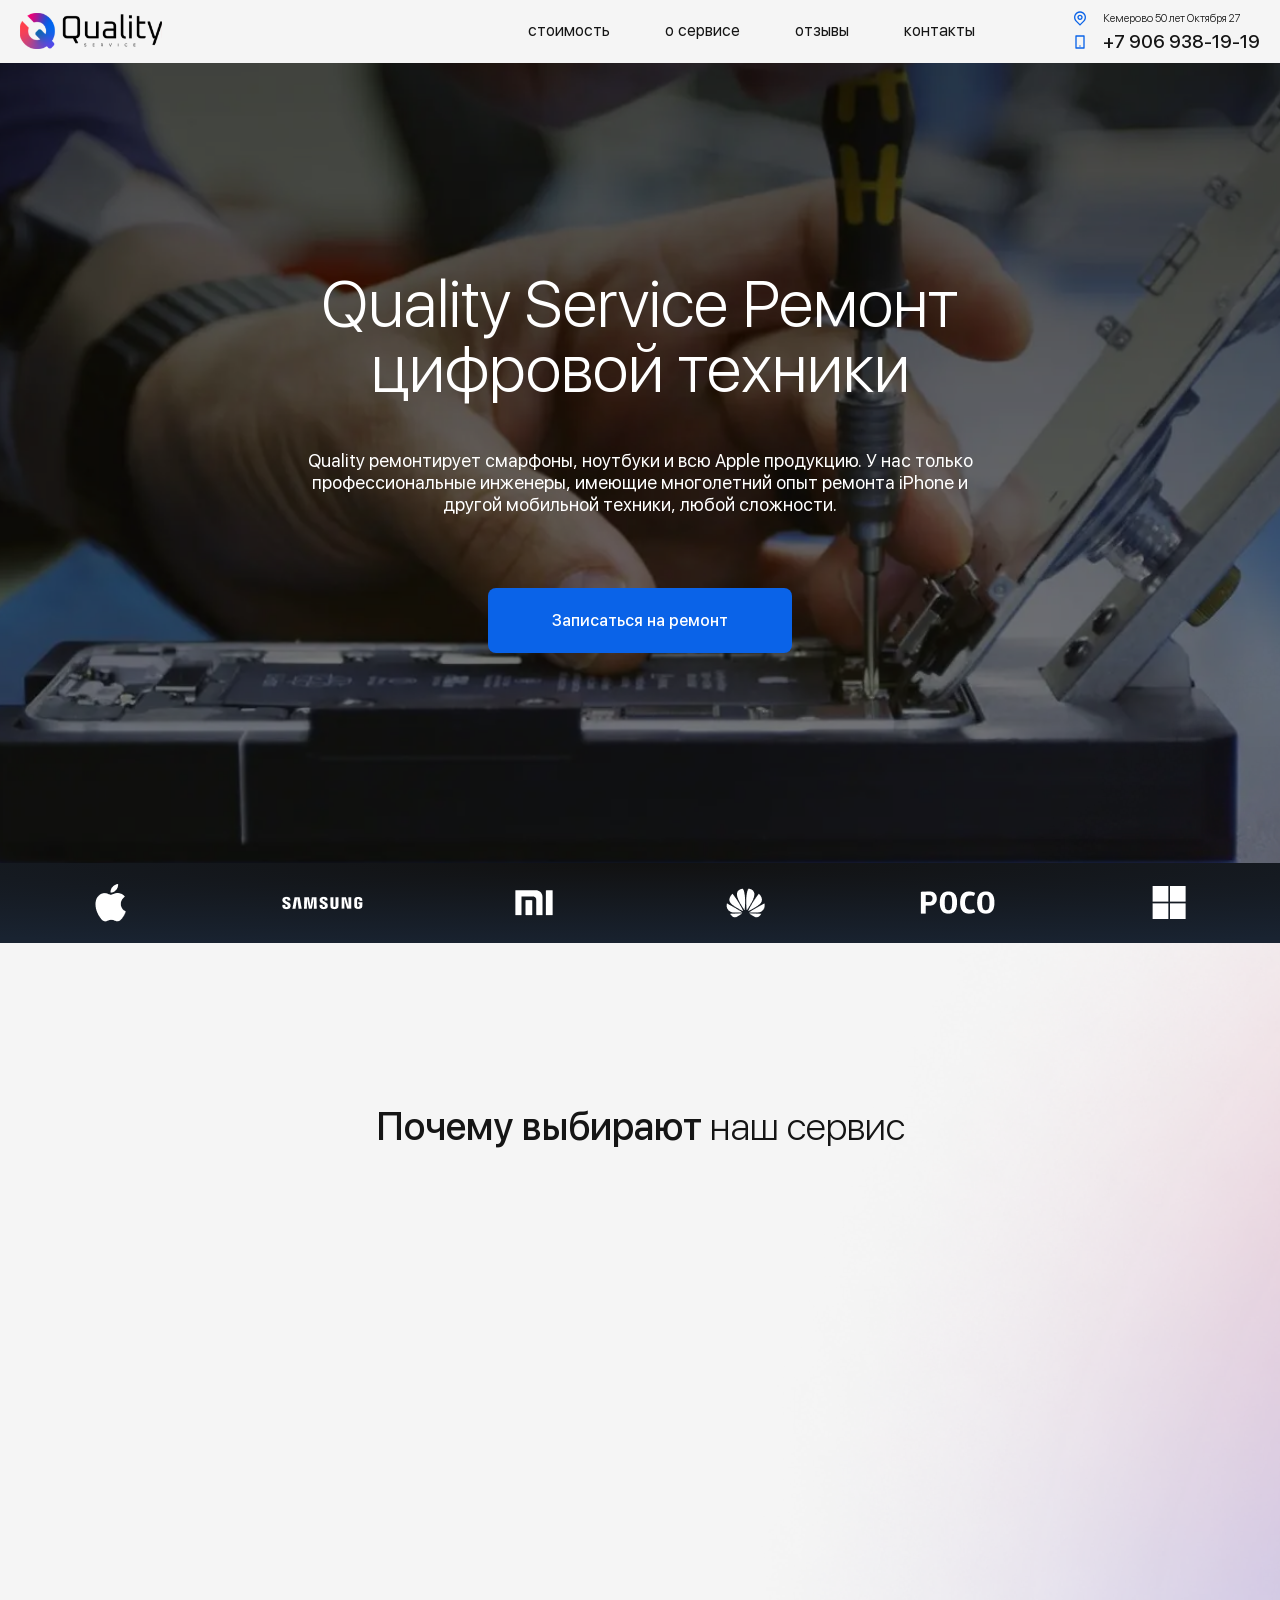
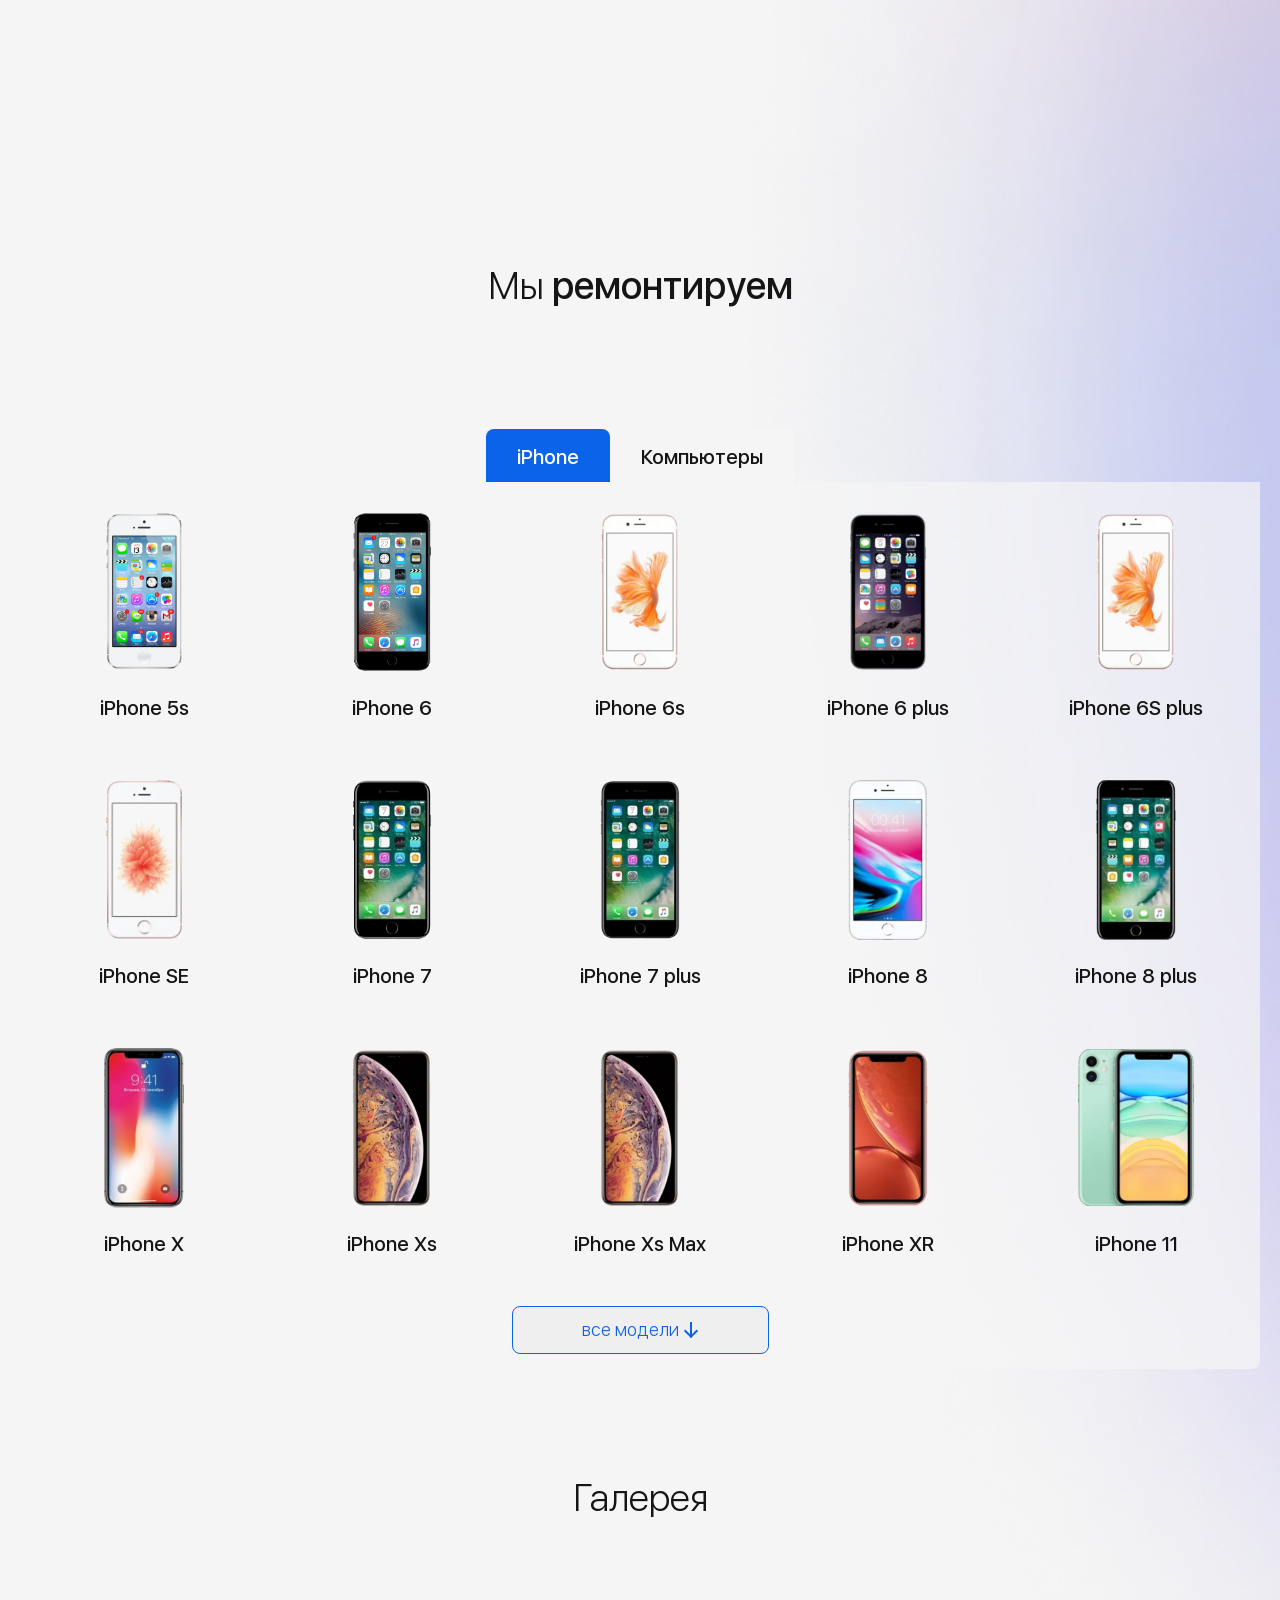
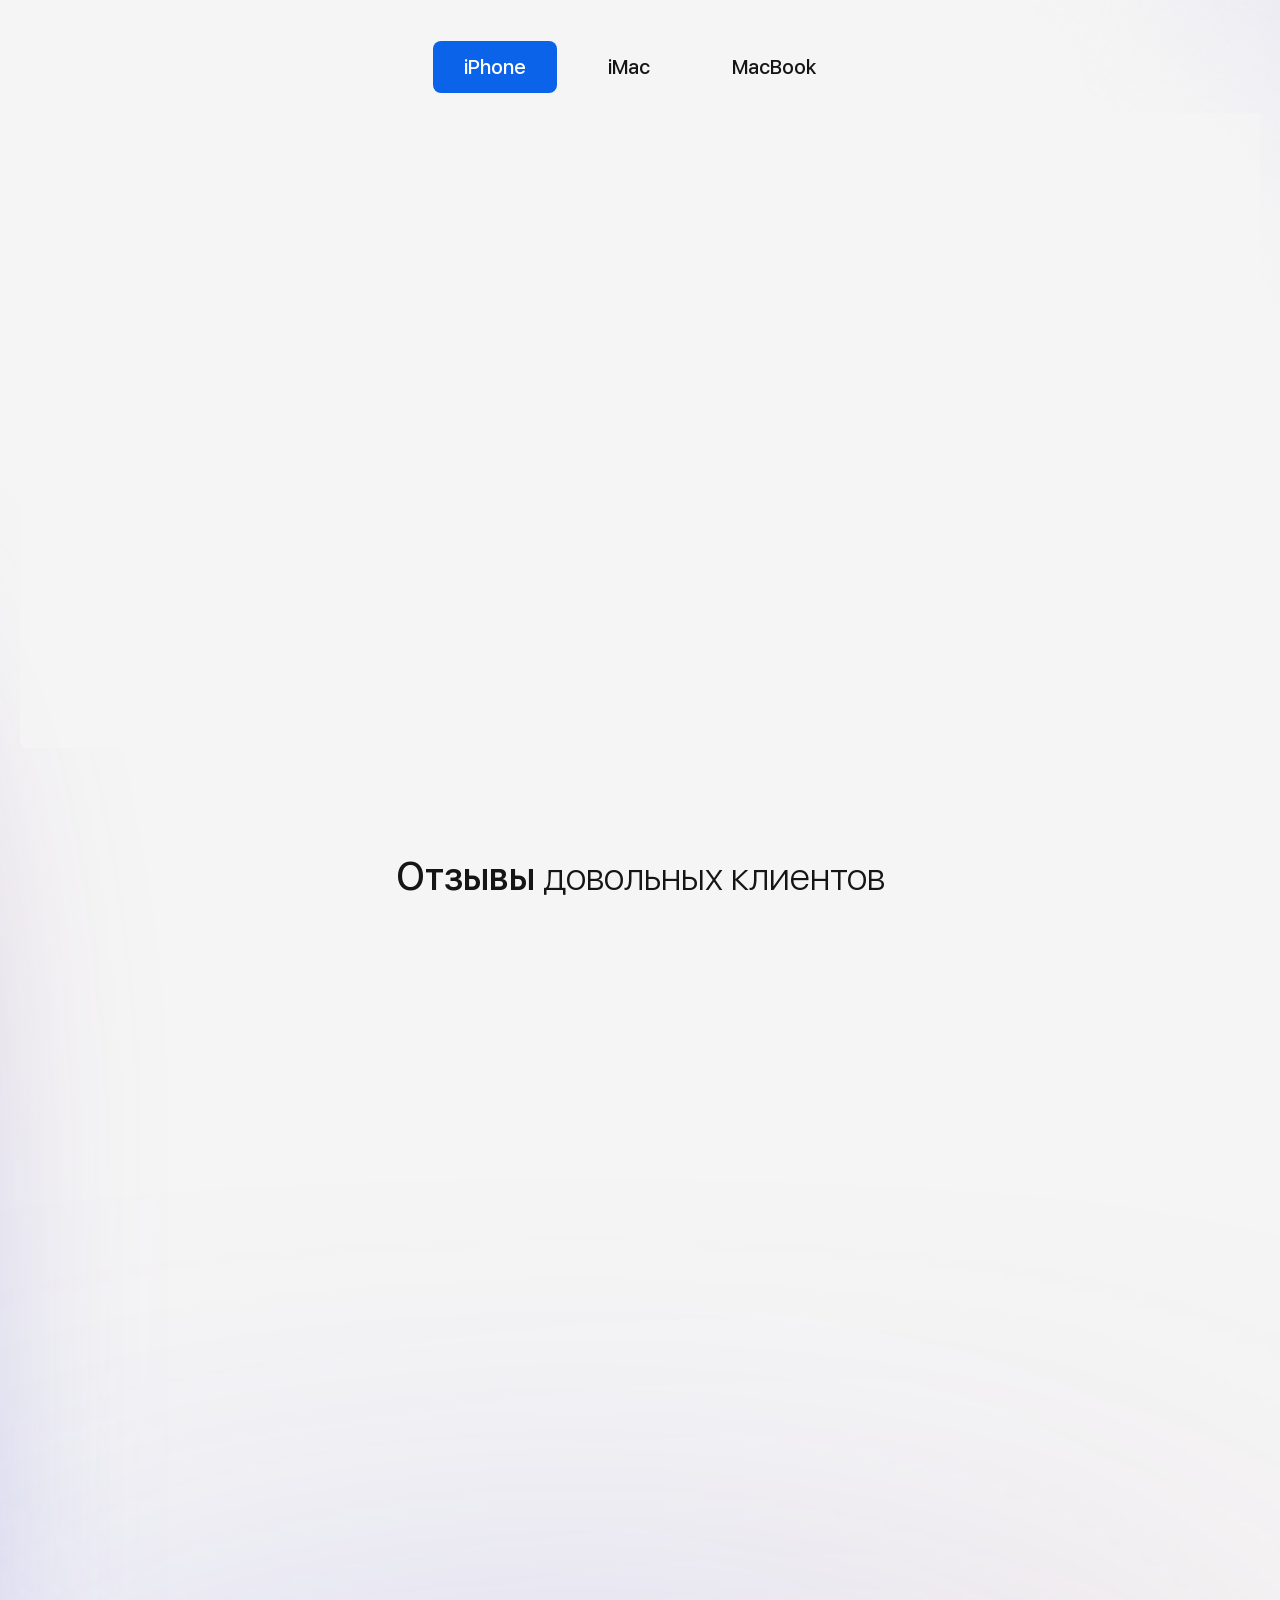
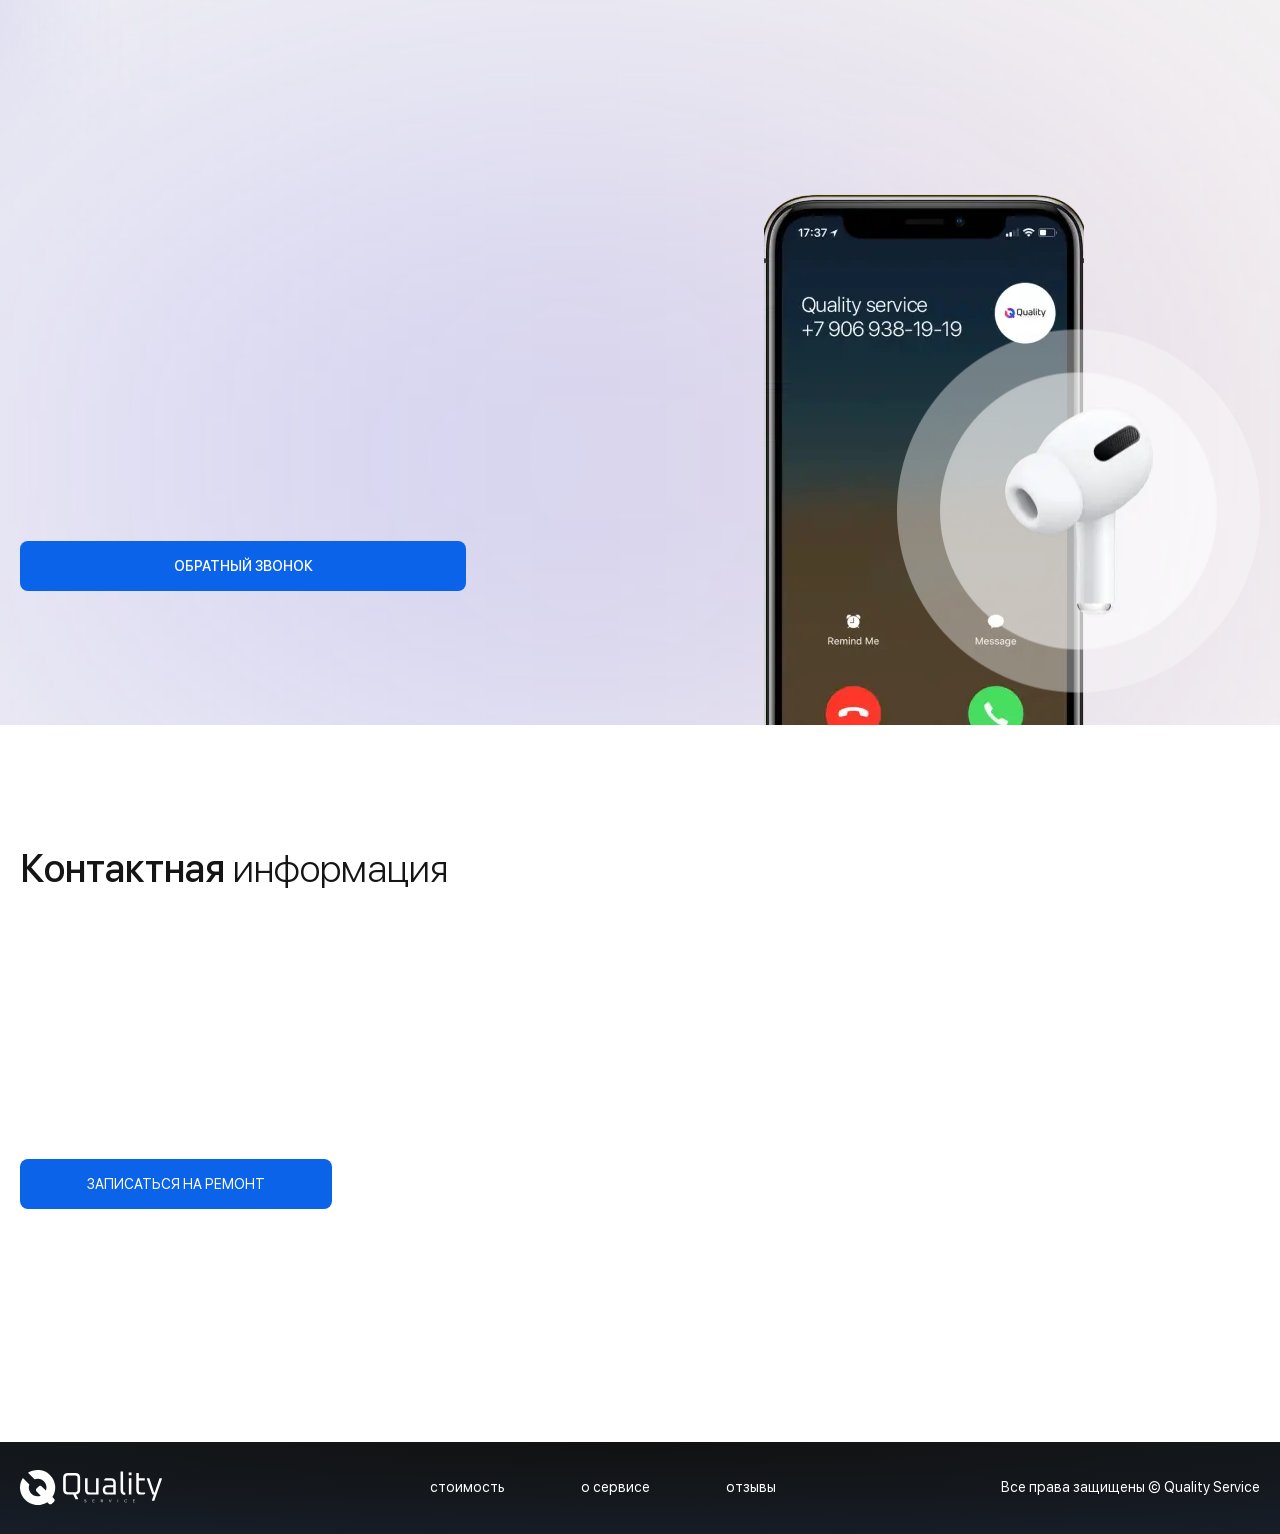
<file: sites/commerce/quality/index.html>
<!DOCTYPE html>
<html lang="ru">

<head>
  <meta charset="UTF-8">
  <meta http-equiv="X-UA-Compatible" content="IE=edge">
  <meta name="viewport" content="width=device-width, initial-scale=1.0">
  <meta name="description" content="Сервисный центр по ремонту техники apple, adroid, ноутбуков и компьютеров">
  <meta name="keywords"
    content="ремонт телефонов, ремонт компьютеров, ремонт ноутбуков, ремонт айфонов, ремонт андройд телефонов, айфоны, айфон, андройд, ноутбук, компьютер, iphone, android, computers, notebook">
  <link rel="shortcut icon" href="./img/favicon.webp">
  <link rel="preload" href="./fonts/SFUIDisplay-Medium.woff" as="font">
  <link rel="preload" href="./fonts/SFUIDisplay-Medium.woff2" as="font">
  <link rel="preload" href="./fonts/SFUIDisplay-Regular.woff" as="font">
  <link rel="preload" href="./fonts/SFUIDisplay-Regular.woff2" as="font">
  <link rel="preload" href="./fonts/SFUIDisplay-Light.woff" as="font">
  <link rel="preload" href="./fonts/SFUIDisplay-Light.woff2" as="font">
  <link rel="stylesheet" href="./resources/swiper/swiper.css">
  <link rel="stylesheet" href="./resources/aos/aos.css">
  <link rel="stylesheet" href="./resources/custom-scroll/simplebar.css">
  <link rel="stylesheet" href="./css/main-min.css">
  <script defer src="./resources/gallery-fslightbox/fslightbox.js"></script>
  <script defer src="./resources/validate/inputmask.js"></script>
  <script defer src="./resources/validate/just-validate.min.js"></script>
  <script defer src="./resources/aos/aos.js"></script>
  <script defer src="./resources/custom-scroll/simplebar.js"></script>
  <script defer src="https://api-maps.yandex.ru/2.1/?apikey=&lang=ru_RU"></script>
  <script defer src="./resources/swiper/swiper.js"></script>
  <script defer src="./resources/smooth-scroll/smooth-scroll.js"></script>
  <script defer src="./js/modules/add-class-for-scroll.js"></script>
  <script defer src="./js/modules/aos-init.js"></script>
  <script defer src="./js/modules/dynamic-adaptive.js"></script>
  <script defer src="./js/modules/header.js"></script>
  <script defer src="./js/modules/parallax.js"></script>
  <script defer src="./js/modules/popup.js"></script>
  <script defer src="./js/modules/show.js"></script>
  <script defer src="./js/modules/slider.js"></script>
  <script defer src="./js/modules/smooth-scroll.js"></script>
  <script defer src="./js/modules/tabs.js"></script>
  <script defer src="./js/modules/validate.js"></script>
  <script defer src="./js/modules/yandex-map.js"></script>
  <title>Quality Service Ремонт цифровой техники</title>
</head>

<body>
  <div class="page">
    <header class="header" id="header">
      <div class="header__container container">
        <div class="header__wrapper-logo">
          <a class="header__logo" href="index.html">
            <img src="./img/svg/logo-header.svg" alt="Логотип сайта">
          </a>
        </div>
        <div class="header__right">
          <div class="header__menu">
            <div class="header__menu-logo">
              <a class="header__logo" href="index.html">
                <img src="./img/svg/logo-header.svg" alt="Логотип сайта">
              </a>
            </div>
            <nav class="header__nav nav" aria-label="Навигация">
              <ul class="nav__list" aria-label="Список навигации">
                <li class="nav__item">
                  <a class="nav__link" href="#works" aria-label="Стоимость услуг">
                    стоимость
                  </a>
                </li>
                <li class="nav__item">
                  <a class="nav__link" href="#benefints" aria-label="О нас">
                    о сервисе
                  </a>
                </li>
                <li class="nav__item">
                  <a class="nav__link" href="#feedback" aria-label="Отзывы о нас">
                    отзывы
                  </a>
                </li>
                <li class="nav__item">
                  <a class="nav__link" href="#contacts" aria-label="Контакты">
                    контакты
                  </a>
                </li>
              </ul>
            </nav>
            <div class="header__info header__info_menu">
              <div class="header__geo">
                <span class="header__menu-icon">
                  <img src="./img/icon/geo_contacts.svg" alt="Иконка геолокации">
                </span>
                <p class="header__address header__address_menu">
                  Кемерово 50 лет Октября 27
                </p>
              </div>
              <div class="header__phone">
                <a class="header__phone-link header__phone-link_menu" href="tel:+79069381919" aria-label="Позвоните нам">
                  <span class="header__menu-icon">
                    <img src="./img/icon/phone_contacts.svg" alt="Иконка телефона">
                  </span>
                  +7 906 938-19-19
                </a>
              </div>
              <!-- <button class="header__call header__call_menu popup-form-clicker">
                ОБРАТНЫЙ ЗВОНОК
              </button> -->
            </div>
            <button class="header__exit-menu" aria-label="Закрыть меню"></button>
          </div>
          <button class="header__burger burger" aria-label="Кнопка для показа скрытого меню"> 
            <!-- <span class="burger__line"></span> -->
          </button>
          <div class="header__info">
            <div>
              <div class="header__geo">
                <span class="header__icon">
                  <img src="./img/icon/geo.svg" alt="Иконка геолокации">
                </span>
                <address class="header__address">
                  Кемерово 50 лет Октября 27
                </address>
              </div>
              <div class="header__phone">
                <a class="header__phone-link" href="tel:+79069381919" aria-label="Позвоните нам">
                  <span class="header__icon">
                    <img src="./img/icon/phone.svg" alt="Иконка телефона">
                  </span>
                  +7 906 938-19-19
                </a>
              </div>
            </div>
            <!-- <button class="header__call popup-form-clicker">
              <span class="header__call-icon">
                <img src="./img/icon/call.webp" alt="Иконка трубки">
              </span>
              ОБРАТНЫЙ ЗВОНОК
            </button> -->
          </div>
        </div>
      </div>
    </header>
    <main>
      <section class="hero">
        <div class="hero__container container">
          <div class="hero__body">
            <h1 class="hero__title" data-aos="fade-up" data-aos-delay="200">
              Quality Service Ремонт цифровой техники
            </h1>
            <p class="hero__text" data-aos="fade-up" data-aos-delay="500">
              Quality ремонтирует смарфоны, ноутбуки и всю Apple продукцию. У нас только профессиональные инженеры,
              имеющие многолетний опыт ремонта iPhone и другой мобильной техники, любой сложности.
            </p>
            <div class="hero__wrapper-button" data-aos="fade-up" data-aos-delay="600">
              <button class="hero__button popup-form-clicker" aria-label="Записаться на ремонт">
                Записаться на ремонт
              </button>
            </div>
          </div>
        </div>
        <div class="hero__parallax-images images-parallax">
          <div class="images-parallax__item">
            <div class="images-parallax__background"></div>
          </div>
        </div>
      </section>
      <section class="electronics">
        <div class="electronics__container container">
          <div class="electronics__swiper electronics-swiper swiper">
            <div class="swiper-wrapper electronics-swiper__wrapper">
              <div class="swiper-slide electronics-swiper__slide">
                <div class="electronics-swiper__image">
                  <img src="./img/electronics/apple.webp" alt="Apple">
                </div>
              </div>
              <div class="swiper-slide electronics-swiper__slide">
                <div class="electronics-swiper__image">
                  <img src="./img/electronics/samsung.webp" alt="Samsung">
                </div>
              </div>
              <div class="swiper-slide electronics-swiper__slide">
                <div class="electronics-swiper__image">
                  <img src="./img/electronics/xiaomi.webp" alt="Xiaomi">
                </div>
              </div>
              <div class="swiper-slide electronics-swiper__slide">
                <div class="electronics-swiper__image">
                  <img src="./img/electronics/huawei.webp" alt="Huawei">
                </div>
              </div>
              <div class="swiper-slide electronics-swiper__slide">
                <div class="electronics-swiper__image">
                  <img src="./img/electronics/poco.webp" alt="Poco">
                </div>
              </div>
              <div class="swiper-slide electronics-swiper__slide">
                <div class="electronics-swiper__image">
                  <img src="./img/electronics/microsoft.webp" alt="Microsoft">
                </div>
              </div>
            </div>
          </div>
        </div>
      </section>
      <section class="benefints" id="benefints">
        <div class="benefints__container container">
          <h2 class="benefints__title">
            <span>Почему выбирают</span> наш сервис
          </h2>
          <ul class="benefints__list">
            <li class="benefints__item" data-aos="fade-up">
              <div class="benefints__wrapper-icon">
                <div class="benefints__icon">
                  <img src="./img/benefits/icon-1.svg" alt="Иконка сайте">
                </div>
              </div>
              <div class="benefints__descr">
                <h3 class="benefints__subtitle">
                  Честные цены
                </h3>
                <p class="benefints__text">
                  Мы прописываем стоимость деталей и работу по прайс листу
                  У нас вы не увидите такие пункты как: работа с BIOS и удаления вируса за 1шт.
                  Мы за прозрачное ценообразование без мошенничества.
                </p>
              </div>
            </li>
            <li class="benefints__item" data-aos="fade-up">
              <div class="benefints__wrapper-icon">
                <div class="benefints__icon">
                  <img src="./img/benefits/icon-2.svg" alt="Иконка сайте">
                </div>
              </div>
              <div class="benefints__descr">
                <h3 class="benefints__subtitle">
                  Гарантия
                </h3>
                <p class="benefints__text">
                  Составляем договор с каждым клиентом с четко прописанными гарантийными обязательствами на основании
                  закона о защите прав потребителей. Грамотно составленный договор поможет вам избежать недопониманий в
                  общении с сервисным центром
                </p>
              </div>
            </li>
            <li class="benefints__item" data-aos="fade-up">
              <div class="benefints__wrapper-icon">
                <div class="benefints__icon">
                  <img src="./img/benefits/icon-3.svg" alt="Иконка сайте">
                </div>
              </div>
              <div class="benefints__descr">
                <h3 class="benefints__subtitle">
                  Скорость работы
                </h3>
                <p class="benefints__text">
                  Перед тем как сказать сколько времени займет ремонт, мы проверяем наличие запчастей на местных складах
                  у поставщика. При необходимости заказа комплектующих, вы будете знать сколько займет доставка. Время
                  установки детали зависит от загруженности сервиса и обговаривается при сдаче техники в сервис
                </p>
              </div>
            </li>
            <li class="benefints__item" data-aos="fade-up">
              <div class="benefints__wrapper-icon">
                <div class="benefints__icon">
                  <img src="./img/benefits/icon-4.svg" alt="Иконка сайте">
                </div>
              </div>
              <div class="benefints__descr">
                <h3 class="benefints__subtitle">
                  Качество деталей
                </h3>
                <p class="benefints__text">
                  Мы не ищем лучшую цену, чтобы сэкономить 3 копейки. Качественный ремонт напрямую зависит от качества
                  деталей и у нас есть проверенные поставщики
                </p>
              </div>
            </li>
          </ul>
        </div>
        <div class="benefints__circle">
          <img src="./img/benefits/circle.webp" alt="Картинка">
        </div>
      </section>
      <section class="works" id="works">
        <div class="works__container container">
          <h2 class="works__title">
            Мы <span>ремонтируем</span>
          </h2>
          <div class="works__top">
            <button class="works__button works-button-active" data-path="apple" data-path1="apple" data-target1="apple" aria-label="Айфоны которые ремонтируем">
              iPhone
            </button>
            <!-- <button class="works__button" data-path="android" data-path1="android" data-target1="android" aria-label="Анйдройды которые ремонтируем">
              Android
            </button>
            <button class="works__button" data-path="laptop" data-path1="laptop" data-target1="laptop" aria-label="Ноутбуки которые ремонтируем">
              Ноутбуки
            </button> -->
            <button class="works__button" data-path="computers" data-path1="computers" data-target1="computers" aria-label="Компьютеры которые ремонтируем">
              Компьютеры
            </button>
          </div>
          <div class="works__body works-body-active" data-target="apple">
            <ul class="works__list works-list-apple" aria-label="Список apple техники">
              <li class="works__item works__item_apple works-item-apple popup-item-clicker" data-path2="iphone-5s">
                <div class="works__image">
                  <img src="./img/works/iphone-5s.webp" alt="iphone-5s">
                </div>
                <strong class="works__name">
                  iPhone 5s
                </strong>
              </li>
              <li class="works__item works__item_apple works-item-apple popup-item-clicker" data-path2="iphone-6">
                <div class="works__image">
                  <img src="./img/works/iphone-6.webp" alt="iphone-6">
                </div>
                <strong class="works__name">
                  iPhone 6
                </strong>
              </li>
              <li class="works__item works__item_apple works-item-apple popup-item-clicker" data-path2="iphone-6s">
                <div class="works__image">
                  <img src="./img/works/iphone-6s.webp" alt="iphone-6s">
                </div>
                <strong class="works__name">
                  iPhone 6s
                </strong>
              </li>
              <li class="works__item works__item_apple works-item-apple popup-item-clicker" data-path2="iphone-6plus">
                <div class="works__image">
                  <img src="./img/works/iphone-6plus.webp" alt="iphone-6-plus">
                </div>
                <strong class="works__name">
                  iPhone 6 plus
                </strong>
              </li>
              <li class="works__item works__item_apple works-item-apple popup-item-clicker" data-path2="iphone-6splus">
                <div class="works__image">
                  <img src="./img/works/iphone-6splus.webp" alt="iphone-6s-plus">
                </div>
                <strong class="works__name">
                  iPhone 6S plus
                </strong>
              </li>
              <li class="works__item works__item_apple works-item-apple popup-item-clicker" data-path2="iphone-se">
                <div class="works__image">
                  <img src="./img/works/iphone-se.webp" alt="iphone-se">
                </div>
                <strong class="works__name">
                  iPhone SE
                </strong>
              </li>
              <li class="works__item works__item_apple works-item-apple popup-item-clicker" data-path2="iphone-7">
                <div class="works__image">
                  <img src="./img/works/iphone-7.webp" alt="iphone-7">
                </div>
                <strong class="works__name">
                  iPhone 7
                </strong>
              </li>
              <li class="works__item works__item_apple works-item-apple popup-item-clicker" data-path2="iphone-7plus">
                <div class="works__image">
                  <img src="./img/works/iphone-7plus.webp" alt="iphone-7-plus">
                </div>
                <strong class="works__name">
                  iPhone 7 plus
                </strong>
              </li>
              <li class="works__item works__item_apple works-item-apple popup-item-clicker" data-path2="iphone-8">
                <div class="works__image">
                  <img src="./img/works/iphone-8.webp" alt="iphone-8">
                </div>
                <strong class="works__name">
                  iPhone 8
                </strong>
              </li>
              <li class="works__item works__item_apple works-item-apple popup-item-clicker" data-path2="iphone-8plus">
                <div class="works__image">
                  <img src="./img/works/iphone-8plus.webp" alt="iphone-8-plus">
                </div>
                <strong class="works__name">
                  iPhone 8 plus
                </strong>
              </li>
              <li class="works__item works__item_apple works-item-apple popup-item-clicker" data-path2="iphone-x">
                <div class="works__image">
                  <img src="./img/works/iphone-x.webp" alt="iphone-x">
                </div>
                <strong class="works__name">
                  iPhone X
                </strong>
              </li>
              <li class="works__item works__item_apple works-item-apple popup-item-clicker" data-path2="iphone-xs">
                <div class="works__image">
                  <img src="./img/works/iphone-xs.webp" alt="iphone-xs">
                </div>
                <strong class="works__name">
                  iPhone Xs
                </strong>
              </li>
              <li class="works__item works__item_apple works-item-apple popup-item-clicker" data-path2="iphone-xsmax">
                <div class="works__image">
                  <img src="./img/works/iphone-xsmax.webp" alt="iphone-xs-max">
                </div>
                <strong class="works__name">
                  iPhone Xs Max
                </strong>
              </li>
              <li class="works__item works__item_apple works-item-apple popup-item-clicker" data-path2="iphone-xr">
                <div class="works__image">
                  <img src="./img/works/iphone-xr.webp" alt="iphone-xr">
                </div>
                <strong class="works__name">
                  iPhone XR
                </strong>
              </li>
              <li class="works__item works__item_apple works-item-apple popup-item-clicker" data-path2="iphone-11">
                <div class="works__image">
                  <img src="./img/works/iphone-11.webp" alt="iphone-11">
                </div>
                <strong class="works__name">
                  iPhone 11
                </strong>
              </li>
              <li class="works__item works__item_apple works-item-apple popup-item-clicker" data-path2="iphone-11pro">
                <div class="works__image">
                  <img src="./img/works/iphone-11pro.webp" alt="iphone-11-pro">
                </div>
                <strong class="works__name">
                  iPhone 11 Pro
                </strong>
              </li>
              <li class="works__item works__item_apple works-item-apple popup-item-clicker"
                data-path2="iphone-11promax">
                <div class="works__image">
                  <img src="./img/works/iphone-11promax.webp" alt="iphone-11-pro-max">
                </div>
                <strong class="works__name">
                  iPhone 11 Pro max
                </strong>
              </li>
              <li class="works__item works__item_apple works-item-apple popup-item-clicker" data-path2="iphone-se2020">
                <div class="works__image">
                  <img src="./img/works/iphone-se2020.webp" alt="iphone-se-2020">
                </div>
                <strong class="works__name">
                  iPhone SE 2020
                </strong>
              </li>
              <li class="works__item works__item_apple works-item-apple popup-item-clicker" data-path2="iphone-12">
                <div class="works__image">
                  <img src="./img/works/iphone-12.webp" alt="iphone-12">
                </div>
                <strong class="works__name">
                  iPhone 12
                </strong>
              </li>
              <li class="works__item works__item_apple works-item-apple popup-item-clicker" data-path2="iphone-12mini">
                <div class="works__image">
                  <img src="./img/works/iphone-12mini.webp" alt="iphone-12-mini">
                </div>
                <strong class="works__name">
                  iPhone 12 mini
                </strong>
              </li>
              <li class="works__item works__item_apple works-item-apple popup-item-clicker" data-path2="iphone-12pro">
                <div class="works__image">
                  <img src="./img/works/iphone-12pro.webp" alt="iphone-12-pro">
                </div>
                <strong class="works__name">
                  iPhone 12 Pro
                </strong>
              </li>
              <li class="works__item works__item_apple works-item-apple popup-item-clicker"
                data-path2="iphone-12promax">
                <div class="works__image">
                  <img src="./img/works/iphone-12promax.webp" alt="iphone-12-pro-max">
                </div>
                <strong class="works__name">
                  iPhone 12 Pro Max
                </strong>
              </li>
              <li class="works__item works__item_apple works-item-apple popup-item-clicker" data-path2="iphone-13">
                <div class="works__image">
                  <img src="./img/works/iphone-13.webp" alt="iphone-13">
                </div>
                <strong class="works__name">
                  iPhone 13
                </strong>
              </li>
              <li class="works__item works__item_apple works-item-apple popup-item-clicker" data-path2="iphone-13pro">
                <div class="works__image">
                  <img src="./img/works/iphone-13pro.webp" alt="iphone-13-pro">
                </div>
                <strong class="works__name">
                  iPhone 13 Pro
                </strong>
              </li>
              <li class="works__item works__item_apple works-item-apple popup-item-clicker"
                data-path2="iphone-13promax">
                <div class="works__image">
                  <img src="./img/works/iphone-13promax.webp" alt="iphone-13-pro-max">
                </div>
                <strong class="works__name">
                  iPhone 13 Pro Max
                </strong>
              </li>
              <li class="works__item works__item_apple works-item-apple popup-item-clicker" data-path2="iphone-13mini">
                <div class="works__image">
                  <img src="./img/works/iphone-13mini.webp" alt="iphone-13 mini">
                </div>
                <strong class="works__name">
                  iPhone 13 mini
                </strong>
              </li>
            </ul>
            <div class="works__wrapper-btn">
              <button class="works__btn apple-show" aria-label="Смотреть все модели">
                все модели
                <span></span>
              </button>
              <button class="works__btn collapse apple-collapse is-hidden-btn" aria-label="Закрыть все модели">
                свернуть
                <span></span>
              </button>
            </div>
          </div>
          <!-- <div class="works__body" data-target="android">
            <ul class="works__list works__list_android works-list-android" aria-label="Список android телефонов">
              <li class="works__item works-item-android popup-item-clicker" data-path2="samsung">
                <div class="works__image works__image_android">
                  <img src="./img/works/samsung.webp" alt="samsung">
                </div>
                <strong class="works__name">
                  Samsung
                </strong>
              </li>
              <li class="works__item works-item-android popup-item-clicker" data-path2="xiaomi">
                <div class="works__image works__image_android">
                  <img src="./img/works/xiaomi.webp" alt="xiaomi">
                </div>
                <strong class="works__name">
                  Xiaomi
                </strong>
              </li>
              <li class="works__item works-item-android popup-item-clicker" data-path2="huawei">
                <div class="works__image works__image_android">
                  <img src="./img/works/huawei.webp" alt="huawei">
                </div>
                <strong class="works__name">
                  Huawei
                </strong>
              </li>
              <li class="works__item works-item-android popup-item-clicker" data-path2="realme">
                <div class="works__image works__image_android">
                  <img src="./img/works/realme.webp" alt="realme">
                </div>
                <strong class="works__name">
                  Realme
                </strong>
              </li>
              <li class="works__item works-item-android popup-item-clicker" data-path2="poco">
                <div class="works__image works__image_android">
                  <img src="./img/works/poco.webp" alt="poco">
                </div>
                <strong class="works__name">
                  Poco
                </strong>
              </li>
              <li class="works__item works-item-android popup-item-clicker" data-path2="honor">
                <div class="works__image works__image_android">
                  <img src="./img/works/honor.webp" alt="honor">
                </div>
                <strong class="works__name">
                  Honor
                </strong>
              </li>
            </ul>
            <div class="works__wrapper-btn">
              <button class="works__btn android-show" aria-label="Смотреть все модели">
                все модели
                <span></span>
              </button>
              <button class="works__btn collapse android-collapse is-hidden-btn" aria-label="Свернуть все модели">
                свернуть
                <span></span>
              </button>
            </div>
          </div>
          <div class="works__body" data-target="laptop">
            <ul class="works__list works__list_laptop works-list-laptop" aria-label="Список ноутбуков">
              <li class="works__item works-item-laptop popup-item-clicker" data-path2="macbook">
                <div class="works__image works__image_laptop">
                  <img src="./img/works/macbook.webp" alt="macbook">
                </div>
                <strong class="works__name">
                  MacBook
                </strong>
              </li>
              <li class="works__item works-item-laptop popup-item-clicker" data-path2="laptop">
                <div class="works__image works__image_laptop">
                  <img src="./img/works/laptop.webp" alt="laptop">
                </div>
                <strong class="works__name">
                  Ноутбуки
                </strong>
              </li>
              <li class="works__item works-item-laptop popup-item-clicker" data-path2="laptop-game">
                <div class="works__image works__image_laptop">
                  <img src="./img/works/laptop-game.webp" alt="laptop-game">
                </div>
                <strong class="works__name">
                  Игровые
                </strong>
              </li>
              <li class="works__item works-item-laptop popup-item-clicker" data-path2="laptop-ultra">
                <div class="works__image works__image_laptop">
                  <img src="./img/works/laptop-ultra.webp" alt="laptop-ultra">
                </div>
                <strong class="works__name">
                  Ультрабуки
                </strong>
              </li>
            </ul>
            <div class="works__wrapper-btn" aria-label="Смотреть все модели">
              <button class="works__btn laptop-show">
                все модели
                <span></span>
              </button>
              <button class="works__btn collapse laptop-collapse is-hidden-btn" aria-label="Свернуть все модели">
                свернуть
                <span></span>
              </button>
            </div>
          </div> -->
          <div class="works__body" data-target="computers">
            <ul class="works__list works__list_computers works-list-computers" aria-label="Список компьютеров">
              <li class="works__item works-item-computers popup-item-clicker" data-path2="imac">
                <div class="works__image works__image_computers">
                  <img src="./img/works/imac.webp" alt="imac">
                </div>
                <strong class="works__name">
                  iMac
                </strong>
              </li>
              <li class="works__item works-item-laptop popup-item-clicker" data-path2="macbook">
                <div class="works__image works__image_laptop">
                  <img src="./img/works/macbook.webp" alt="macbook">
                </div>
                <strong class="works__name">
                  MacBook
                </strong>
              </li>
              <!-- <li class="works__item works-item-computers popup-item-clicker" data-path2="desktop-pc">
                <div class="works__image works__image_computers">
                  <img src="./img/works/desktop-pc.webp" alt="desktop-pc">
                </div>
                <strong class="works__name">
                  Настольные ПК
                </strong>
              </li>
              <li class="works__item works-item-computers popup-item-clicker" data-path2="tablet">
                <div class="works__image works__image_computers">
                  <img src="./img/works/tablet.webp" alt="tablet">
                </div>
                <strong class="works__name">
                  Планшеты
                </strong>
              </li>
              <li class="works__item works-item-computers popup-item-clicker" data-path2="console">
                <div class="works__image works__image_computers">
                  <img src="./img/works/console.webp" alt="console">
                </div>
                <strong class="works__name">
                  Консоли
                </strong>
              </li> -->
            </ul>
            <div class="works__wrapper-btn">
              <button class="works__btn computers-show" aria-label="Смотреть все модели">
                все модели
                <span></span>
              </button>
              <button class="works__btn collapse computers-collapse is-hidden-btn" aria-label="Свернуть все модели">
                свернуть
                <span></span>
              </button>
            </div>
          </div>
        </div>
      </section>
      <section class="gallery">
        <div class="gallery__container container">
          <h2 class="gallery__title">
            Галерея
          </h2>
          <div class="gallery__buttons">
            <button class="gallery__button gallery-button-active" data-path3="iphone" data-path4="iphone"
              data-target4="iphone" aria-label="Вкладка">iPhone</button>
            <button class="gallery__button" data-path3="imac" data-path4="imac"
              data-target4="imac" aria-label="Вкладка">iMac</button>
            <button class="gallery__button" data-path3="macbook" data-path4="macbook"
              data-target4="macbook" aria-label="Вкладка">MacBook</button>
          </div>
          <div class="gallery__content gallery-content-active" data-target3="iphone">
            <div class="gallery__swiper gallery-swiper swiper">
              <div class="gallery-swiper__wrapper swiper-wrapper">
                <div class="gallery-swiper__slide swiper-slide" data-aos="zoom-in" data-aos-delay="300">
                  <a class="gallery-swiper__link" data-fslightbox="gallery" href="./img/gallery/image.webp" aria-label="Смотреть изображение">
                    <img src="./img/gallery/image.webp" alt="Картинка">
                  </a>
                </div>
                <div class="gallery-swiper__slide swiper-slide" data-aos="zoom-in" data-aos-delay="300" aria-label="Смотреть изображение">
                  <a class="gallery-swiper__link" data-fslightbox="gallery" href="./img/gallery/image_2.webp">
                    <img src="./img/gallery/image_2.webp" alt="Картинка">
                  </a>
                </div>
                <div class="gallery-swiper__slide swiper-slide" data-aos="zoom-in" data-aos-delay="300" aria-label="Смотреть изображение">
                  <a class="gallery-swiper__link" data-fslightbox="gallery" href="./img/gallery/image_3.webp">
                    <img src="./img/gallery/image_3.webp" alt="Картинка">
                  </a>
                </div>
                <div class="gallery-swiper__slide swiper-slide" data-aos="zoom-in" data-aos-delay="300" aria-label="Смотреть изображение">
                  <a class="gallery-swiper__link" data-fslightbox="gallery" href="./img/gallery/image_4.webp">
                    <img src="./img/gallery/image_4.webp" alt="Картинка">
                  </a>
                </div>
                <div class="gallery-swiper__slide swiper-slide" data-aos="zoom-in" data-aos-delay="300" aria-label="Смотреть изображение">
                  <a class="gallery-swiper__link" data-fslightbox="gallery" href="./img/gallery/image_5.webp">
                    <img src="./img/gallery/image_5.webp" alt="Картинка">
                  </a>
                </div>
                <div class="gallery-swiper__slide swiper-slide" data-aos="zoom-in" data-aos-delay="300" aria-label="Смотреть изображение">
                  <a class="gallery-swiper__link" data-fslightbox="gallery" href="./img/gallery/image_6.webp">
                    <img src="./img/gallery/image_6.webp" alt="Картинка">
                  </a>
                </div>
                <div class="gallery-swiper__slide swiper-slide" data-aos="zoom-in" data-aos-delay="300" aria-label="Смотреть изображение">
                  <a class="gallery-swiper__link" data-fslightbox="gallery" href="./img/gallery/image_7.webp">
                    <img src="./img/gallery/image_7.webp" alt="Картинка">
                  </a>
                </div>
                <div class="gallery-swiper__slide swiper-slide" data-aos="zoom-in" data-aos-delay="300" aria-label="Смотреть изображение">
                  <a class="gallery-swiper__link" data-fslightbox="gallery" href="./img/gallery/image_8.webp">
                    <img src="./img/gallery/image_8.webp" alt="Картинка">
                  </a>
                </div>
              </div>
            </div>
          </div>
          <div class="gallery__content" data-target3="imac">
            <div class="gallery__swiper gallery-swiper swiper">
              <div class="gallery-swiper__wrapper swiper-wrapper">
                <div class="gallery-swiper__slide swiper-slide" data-aos="zoom-in" data-aos-delay="300">
                  <a class="gallery-swiper__link" data-fslightbox="gallery" href="./img/gallery/image.webp" aria-label="Смотреть изображение">
                    <img src="./img/gallery/image.webp" alt="Картинка">
                  </a>
                </div>
                <div class="gallery-swiper__slide swiper-slide" data-aos="zoom-in" data-aos-delay="300" aria-label="Смотреть изображение">
                  <a class="gallery-swiper__link" data-fslightbox="gallery" href="./img/gallery/image_2.webp">
                    <img src="./img/gallery/image_2.webp" alt="Картинка">
                  </a>
                </div>
                <div class="gallery-swiper__slide swiper-slide" data-aos="zoom-in" data-aos-delay="300" aria-label="Смотреть изображение">
                  <a class="gallery-swiper__link" data-fslightbox="gallery" href="./img/gallery/image_3.webp">
                    <img src="./img/gallery/image_3.webp" alt="Картинка">
                  </a>
                </div>
                <div class="gallery-swiper__slide swiper-slide" data-aos="zoom-in" data-aos-delay="300" aria-label="Смотреть изображение">
                  <a class="gallery-swiper__link" data-fslightbox="gallery" href="./img/gallery/image_4.webp">
                    <img src="./img/gallery/image_4.webp" alt="Картинка">
                  </a>
                </div>
                <div class="gallery-swiper__slide swiper-slide" data-aos="zoom-in" data-aos-delay="300" aria-label="Смотреть изображение">
                  <a class="gallery-swiper__link" data-fslightbox="gallery" href="./img/gallery/image_5.webp">
                    <img src="./img/gallery/image_5.webp" alt="Картинка">
                  </a>
                </div>
                <div class="gallery-swiper__slide swiper-slide" data-aos="zoom-in" data-aos-delay="300" aria-label="Смотреть изображение">
                  <a class="gallery-swiper__link" data-fslightbox="gallery" href="./img/gallery/image_6.webp">
                    <img src="./img/gallery/image_6.webp" alt="Картинка">
                  </a>
                </div>
                <div class="gallery-swiper__slide swiper-slide" data-aos="zoom-in" data-aos-delay="300" aria-label="Смотреть изображение">
                  <a class="gallery-swiper__link" data-fslightbox="gallery" href="./img/gallery/image_7.webp">
                    <img src="./img/gallery/image_7.webp" alt="Картинка">
                  </a>
                </div>
                <div class="gallery-swiper__slide swiper-slide" data-aos="zoom-in" data-aos-delay="300" aria-label="Смотреть изображение">
                  <a class="gallery-swiper__link" data-fslightbox="gallery" href="./img/gallery/image_8.webp">
                    <img src="./img/gallery/image_8.webp" alt="Картинка">
                  </a>
                </div>
              </div>
            </div>
          </div>
          <div class="gallery__content" data-target3="macbook">
            <div class="gallery__swiper gallery-swiper swiper">
              <div class="gallery-swiper__wrapper swiper-wrapper">
                <div class="gallery-swiper__slide swiper-slide" data-aos="zoom-in" data-aos-delay="300">
                  <a class="gallery-swiper__link" data-fslightbox="gallery" href="./img/gallery/image.webp" aria-label="Смотреть изображение">
                    <img src="./img/gallery/image.webp" alt="Картинка">
                  </a>
                </div>
                <div class="gallery-swiper__slide swiper-slide" data-aos="zoom-in" data-aos-delay="300" aria-label="Смотреть изображение">
                  <a class="gallery-swiper__link" data-fslightbox="gallery" href="./img/gallery/image_2.webp">
                    <img src="./img/gallery/image_2.webp" alt="Картинка">
                  </a>
                </div>
                <div class="gallery-swiper__slide swiper-slide" data-aos="zoom-in" data-aos-delay="300" aria-label="Смотреть изображение">
                  <a class="gallery-swiper__link" data-fslightbox="gallery" href="./img/gallery/image_3.webp">
                    <img src="./img/gallery/image_3.webp" alt="Картинка">
                  </a>
                </div>
                <div class="gallery-swiper__slide swiper-slide" data-aos="zoom-in" data-aos-delay="300" aria-label="Смотреть изображение">
                  <a class="gallery-swiper__link" data-fslightbox="gallery" href="./img/gallery/image_4.webp">
                    <img src="./img/gallery/image_4.webp" alt="Картинка">
                  </a>
                </div>
                <div class="gallery-swiper__slide swiper-slide" data-aos="zoom-in" data-aos-delay="300" aria-label="Смотреть изображение">
                  <a class="gallery-swiper__link" data-fslightbox="gallery" href="./img/gallery/image_5.webp">
                    <img src="./img/gallery/image_5.webp" alt="Картинка">
                  </a>
                </div>
                <div class="gallery-swiper__slide swiper-slide" data-aos="zoom-in" data-aos-delay="300" aria-label="Смотреть изображение">
                  <a class="gallery-swiper__link" data-fslightbox="gallery" href="./img/gallery/image_6.webp">
                    <img src="./img/gallery/image_6.webp" alt="Картинка">
                  </a>
                </div>
                <div class="gallery-swiper__slide swiper-slide" data-aos="zoom-in" data-aos-delay="300" aria-label="Смотреть изображение">
                  <a class="gallery-swiper__link" data-fslightbox="gallery" href="./img/gallery/image_7.webp">
                    <img src="./img/gallery/image_7.webp" alt="Картинка">
                  </a>
                </div>
                <div class="gallery-swiper__slide swiper-slide" data-aos="zoom-in" data-aos-delay="300" aria-label="Смотреть изображение">
                  <a class="gallery-swiper__link" data-fslightbox="gallery" href="./img/gallery/image_8.webp">
                    <img src="./img/gallery/image_8.webp" alt="Картинка">
                  </a>
                </div>
              </div>
            </div>
          </div>
        </div>
      </section>
      <section class="feedback" id="feedback">
        <div class="feedback__container container">
          <div class="feedback__content">
            <h2 class="feedback__title">
              <span>Отзывы</span> довольных клиентов
            </h2>
            <div class="feedback__body">
              <div class="feedback__swiper feedback-swiper swiper">
                <div class="swiper-wrapper feedback-swiper__wrapper">
                  <div class="swiper-slide feedback-swiper__slide" data-aos="fade-down">
                    <article class="feedback-swiper__article">
                      <div class="feedback-swiper__top">
                        <p class="feedback-swiper__name">
                          Денис
                        </p>
                        <div class="feedback-swiper__stars">
                          <span class="feedback-swiper__star">
                            <img src="./img/feedback/star.webp" alt="Звездочка">
                          </span>
                          <span class="feedback-swiper__star">
                            <img src="./img/feedback/star.webp" alt="Звездочка">
                          </span>
                          <span class="feedback-swiper__star">
                            <img src="./img/feedback/star.webp" alt="Звездочка">
                          </span>
                          <span class="feedback-swiper__star">
                            <img src="./img/feedback/star.webp" alt="Звездочка">
                          </span>
                          <span class="feedback-swiper__star">
                            <img src="./img/feedback/star.webp" alt="Звездочка">
                          </span>
                        </div>
                      </div>
                      <p class="feedback-swiper__text">
                        Димка помог с моей новой 6кой, восстановил камеры после кривых рук , отлично сделал , спасибо !
                        Скилл растёт на глазах )
                      </p>
                    </article>
                  </div>
                  <div class="swiper-slide feedback-swiper__slide" data-aos="fade-down">
                    <article class="feedback-swiper__article">
                      <div class="feedback-swiper__top">
                        <p class="feedback-swiper__name">
                          Андрей
                        </p>
                        <div class="feedback-swiper__stars">
                          <span class="feedback-swiper__star">
                            <img src="./img/feedback/star.webp" alt="Звездочка">
                          </span>
                          <span class="feedback-swiper__star">
                            <img src="./img/feedback/star.webp" alt="Звездочка">
                          </span>
                          <span class="feedback-swiper__star">
                            <img src="./img/feedback/star.webp" alt="Звездочка">
                          </span>
                          <span class="feedback-swiper__star">
                            <img src="./img/feedback/star.webp" alt="Звездочка">
                          </span>
                          <span class="feedback-swiper__star">
                            <img src="./img/feedback/star.webp" alt="Звездочка">
                          </span>
                        </div>
                      </div>
                      <p class="feedback-swiper__text">
                        Уже много лет пользуюсь услугами этого замечательного специалиста😎 Не разу не подвёл,качество
                        на высоком уровне!
                      </p>
                    </article>
                  </div>
                  <div class="swiper-slide feedback-swiper__slide" data-aos="fade-down">
                    <article class="feedback-swiper__article">
                      <div class="feedback-swiper__top">
                        <p class="feedback-swiper__name">
                          Даниил
                        </p>
                        <div class="feedback-swiper__stars">
                          <span class="feedback-swiper__star">
                            <img src="./img/feedback/star.webp" alt="Звездочка">
                          </span>
                          <span class="feedback-swiper__star">
                            <img src="./img/feedback/star.webp" alt="Звездочка">
                          </span>
                          <span class="feedback-swiper__star">
                            <img src="./img/feedback/star.webp" alt="Звездочка">
                          </span>
                          <span class="feedback-swiper__star">
                            <img src="./img/feedback/star.webp" alt="Звездочка">
                          </span>
                        </div>
                      </div>
                      <p class="feedback-swiper__text">
                        Отличный мастер ! Уже хотел хоронить свою пятерку, теперь как новая!) так что семерка подожди
                        ещё пару лет)) а Дима молодец, очень быстро и качественно работает!
                      </p>
                    </article>
                  </div>
                  <div class="swiper-slide feedback-swiper__slide" data-aos="fade-down" data-aos-delay="100">
                    <article class="feedback-swiper__article">
                      <div class="feedback-swiper__top">
                        <p class="feedback-swiper__name">
                          Никита
                        </p>
                        <div class="feedback-swiper__stars">
                          <span class="feedback-swiper__star">
                            <img src="./img/feedback/star.webp" alt="Звездочка">
                          </span>
                          <span class="feedback-swiper__star">
                            <img src="./img/feedback/star.webp" alt="Звездочка">
                          </span>
                          <span class="feedback-swiper__star">
                            <img src="./img/feedback/star.webp" alt="Звездочка">
                          </span>
                          <span class="feedback-swiper__star">
                            <img src="./img/feedback/star.webp" alt="Звездочка">
                          </span>
                          <span class="feedback-swiper__star">
                            <img src="./img/feedback/star.webp" alt="Звездочка">
                          </span>
                        </div>
                      </div>
                      <p class="feedback-swiper__text">
                        Димка красавчик!☝🏻
                        Сделал всё быстро, качественно и самое главное цены приятные👍🏻
                        P.S. Не то что в остальных сервисах цены ломят и везде пытаются наколоть.
                      </p>
                    </article>
                  </div>
                  <div class="swiper-slide feedback-swiper__slide" data-aos="fade-down" data-aos-delay="100">
                    <article class="feedback-swiper__article">
                      <div class="feedback-swiper__top">
                        <p class="feedback-swiper__name">
                          Настя
                        </p>
                        <div class="feedback-swiper__stars">
                          <span class="feedback-swiper__star">
                            <img src="./img/feedback/star.webp" alt="Звездочка">
                          </span>
                          <span class="feedback-swiper__star">
                            <img src="./img/feedback/star.webp" alt="Звездочка">
                          </span>
                          <span class="feedback-swiper__star">
                            <img src="./img/feedback/star.webp" alt="Звездочка">
                          </span>
                          <span class="feedback-swiper__star">
                            <img src="./img/feedback/star.webp" alt="Звездочка">
                          </span>
                          <span class="feedback-swiper__star">
                            <img src="./img/feedback/star.webp" alt="Звездочка">
                          </span>
                        </div>
                      </div>
                      <p class="feedback-swiper__text">
                        Носила телефон в ремонт, не думала что уже будет работать, но Дима молодец👍🏻 починил и теперь
                        все работает, как новенький😻 просто мастер своего дела🙃 всем советую.
                      </p>
                    </article>
                  </div>
                  <div class="swiper-slide feedback-swiper__slide" data-aos="fade-down" data-aos-delay="100">
                    <article class="feedback-swiper__article">
                      <div class="feedback-swiper__top">
                        <p class="feedback-swiper__name">
                          Вася
                        </p>
                        <div class="feedback-swiper__stars">
                          <span class="feedback-swiper__star">
                            <img src="./img/feedback/star.webp" alt="Звездочка">
                          </span>
                          <span class="feedback-swiper__star">
                            <img src="./img/feedback/star.webp" alt="Звездочка">
                          </span>
                          <span class="feedback-swiper__star">
                            <img src="./img/feedback/star.webp" alt="Звездочка">
                          </span>
                          <span class="feedback-swiper__star">
                            <img src="./img/feedback/star.webp" alt="Звездочка">
                          </span>
                        </div>
                      </div>
                      <p class="feedback-swiper__text">
                        Хороший сервис , приятное обслуживание , быстрый ремонт любой сложности , низкие цены которые
                        вас приятно удивят) Дмитрий хороший специалист и знает свое дело.
                      </p>
                    </article>
                  </div>
                </div>
              </div>
              <div class="feedback-swiper__pagination"></div>
            </div>
          </div>
        </div>
        <div class="feedback__circle"></div>
      </section>
      <section class="questions">
        <div class="questions__container container">
          <div class="questions__left">
            <div class="questions__descr">
              <p class="questions__text" data-aos="fade-down" data-aos-delay="100">
                <span>Остались вопросы?</span>
                Оставьте заявку, наш менеджер вам перезвонит
              </p>
              <p class="questions__text questions__text_color" data-aos="fade-down" data-aos-delay="200">
                Консультация бесплатно
              </p>
            </div>
            <button class="questions__button popup-form-clicker" aria-label="Заказать обратный звонок">
              ОБРАТНЫЙ ЗВОНОК
            </button>
          </div>
          <div class="questions__images">
            <div class="questions__image-1">
              <img src="./img/questions/phone.webp" alt="Iphone">
            </div>
            <div class="questions__image-2">
              <img src="./img/questions/airpods.webp" alt="Airpods">
            </div>
          </div>
          <div class="questions__circle"></div>
        </div>
      </section>
      <section class="contacts" id="contacts">
        <div class="contacts__container container">
          <div class="contacts__left">
            <h2 class="contacts__title">
              <span>Контактная</span> информация
            </h2>
            <div class="contacts__descr" data-aos="fade-down">
              <p class="contacts__text">
                <span class="contacts__icon">
                  <img src="./img/icon/geo_contacts.svg" alt="Иконка">
                </span>
                50 лет Октября 27, <span>Кемерово</span>
              </p>
              <a class="contacts__phone" href="tel:+79069381919" aria-label="Позвонить нам">
                <span class="contacts__icon">
                  <img src="./img/icon/phone_contacts.svg" alt="Иконка">
                </span>
                +7 906 938-19-19
              </a>
              <p class="contacts__text">
                <span class="contacts__icon">
                  <img src="./img/icon/vk.svg" alt="Иконка">
                </span>
                <a href="https://vk.com/qualitykem" target="_blank" aria-label="Наша страница в социальной сети Вконтакте">Vkontakte</a>
              </p>
              <!-- <p class="contacts__text">
                <span class="contacts__icon">
                  <img src="./img/icon/telegram.webp" alt="Иконка">
                </span>
                мы в <a href="#!" target="_blank">Telegram</a>
              </p> -->
            </div>
            <button class="contacts__button popup-form-clicker" aria-label="Записаться на ремонт">
              Записаться на ремонт
            </button>
          </div>
          <div class="contacts__wrapper-map">
            <div class="contacts__map" id="map"></div>
          </div>
        </div>
      </section>
    </main>
    <div class="inner"></div>
    <div class="popup-form">
      <div class="popup-form__close"></div>
      <div class="popup-form__body">
        <div class="popup-form__decsr popup-form-descr is-active">
          <strong class="popup-form__strong">
            Оставьте заявку и мы перезвоним <span>в течение 15 минут</span>
          </strong>
          <form action="./mail.php" class="popup-form__form" method="post" enctype="multipart/form-data" aria-label="Форма для заполнения заявки обратной связи">
            <input type="hidden" name="admin_email[]" value="creed6695@mail.ru">
            <input type="hidden" name="form_subject" value="Заявка с сайта">
            <div class="popup-form__label">
              <input class="popup-form__input" name="name" type="text" placeholder="Ваше имя:" required
                data-validate-field="name" id="name" aria-label="Введите имя">
            </div>
            <div class="popup-form__label">
              <input class="popup-form__input" name="phone" type="tel" placeholder="+7 (___)-___-__-__" required
                data-validate-field="tel" data-validate-rules="phone" id="tel" aria-label="Введите телефон">
            </div>
            <button class="popup-form__button" type="submit" aria-label="Отправить заявку">Записаться на ремонт</button>
          </form>
        </div>
        <div class="popup-form__okay okay popup-form-okay is-hidden-btn">
          <div class="okay__icon">
            <span class="okay__span">
              <img src="./img/okay.webp" alt="Иконка">
            </span>
          </div>
          <strong class="okay__strong">
            Заявка принята!
          </strong>
          <p class="okay__text">
            Наш менеджер перезвонит Вам
          </p>
        </div>
        <button class="popup-form__exit" aria-label="Закрыть форму">закрыть</button>
      </div>
    </div>
    <div class="popup-item" data-target2="iphone-5s">
      <div class="popup-item__close"></div>
      <div class="popup-item__body">
        <div class="popup-item__img"><img src="./img/works/iphone-5s.webp" alt="Iphone 5s"></div>
        <div class="popup-item__content">
          <div class="popup-item__content-top">
            <strong class="popup-item__strong">
              iPhone 5s
            </strong>
          </div>
          <div class="popup-item__price">
            <div class="popup-item__scroll" data-simplebar>
              <ul class="popup-item__list">
                <li class="popup-item__item">
                  <p class="popup-item__text">
                    Диагностика
                  </p>
                  <p class="popup-item__text">
                    Бесплатно
                  </p>
                </li>
                <li class="popup-item__item">
                  <p class="popup-item__text">
                    Замена аккумулятора (Original)
                  </p>
                  <p class="popup-item__text popup-item__text_price">
                    6 000 руб.
                  </p>
                </li>
                <li class="popup-item__item">
                  <p class="popup-item__text">
                    Бронирование/Обтяжка гидрогелевой защитой
                  </p>
                  <p class="popup-item__text popup-item__text_price">
                    790 руб.
                  </p>
                </li>
                <li class="popup-item__item">
                  <p class="popup-item__text">
                    Замена задней крышки
                  </p>
                  <p class="popup-item__text popup-item__text_price">
                    7 000 руб.
                  </p>
                </li>
                <li class="popup-item__item">
                  <p class="popup-item__text">
                    Замена разъема зарядки
                  </p>
                  <p class="popup-item__text popup-item__text_price">
                    8 000 руб.
                  </p>
                </li>
                <li class="popup-item__item">
                  <p class="popup-item__text">
                    Восстановление после попадания влаги
                  </p>
                  <p class="popup-item__text popup-item__text_price">
                    4 000 руб.
                  </p>
                </li>
                <li class="popup-item__item">
                  <p class="popup-item__text">
                    Замена SIM-держателя (механизм)
                  </p>
                  <p class="popup-item__text popup-item__text_price">
                    2 000 руб.
                  </p>
                </li>
                <li class="popup-item__item">
                  <p class="popup-item__text">
                    Замена вибромотора
                  </p>
                  <p class="popup-item__text popup-item__text_price">
                    5 000 руб.
                  </p>
                </li>
                <li class="popup-item__item">
                  <p class="popup-item__text">
                    Замена слухового динамика
                  </p>
                  <p class="popup-item__text popup-item__text_price">
                    7 000 руб.
                  </p>
                </li>
                <li class="popup-item__item">
                  <p class="popup-item__text">
                    Замена кнопки переключения вибро
                  </p>
                  <p class="popup-item__text popup-item__text_price">
                    8 500 руб.
                  </p>
                </li>
                <li class="popup-item__item">
                  <p class="popup-item__text">
                    Замена кнопки включения
                  </p>
                  <p class="popup-item__text popup-item__text_price">
                    9 000 руб.
                  </p>
                </li>
                <li class="popup-item__item">
                  <p class="popup-item__text">
                    Замена кнопки включения
                  </p>
                  <p class="popup-item__text popup-item__text_price">
                    9 000 руб.
                  </p>
                </li>
                <li class="popup-item__item">
                  <p class="popup-item__text">
                    Замена кнопки включения
                  </p>
                  <p class="popup-item__text popup-item__text_price">
                    9 000 руб.
                  </p>
                </li>
              </ul>
            </div>
          </div>
        </div>
        <div class="popup-item__name-item">
          Прайс-лист iPhone 5s
        </div>
        <button class="popup-item__exit" aria-label="Закрыть элемент">закрыть</button>
      </div>
    </div>
    <div class="popup-item" data-target2="iphone-6">
      <div class="popup-item__close"></div>
      <div class="popup-item__body">
        <div class="popup-item__img"><img src="./img/works/iphone-6.webp" alt="Iphone 6"></div>
        <div class="popup-item__content">
          <div class="popup-item__content-top">
            <strong class="popup-item__strong">
              iPhone 6
            </strong>
          </div>
          <div class="popup-item__price">
            <div class="popup-item__scroll" data-simplebar>
              <ul class="popup-item__list">
                <li class="popup-item__item">
                  <p class="popup-item__text">
                    Диагностика
                  </p>
                  <p class="popup-item__text">
                    Бесплатно
                  </p>
                </li>
                <li class="popup-item__item">
                  <p class="popup-item__text">
                    Замена аккумулятора (Original)
                  </p>
                  <p class="popup-item__text popup-item__text_price">
                    6 000 руб.
                  </p>
                </li>
                <li class="popup-item__item">
                  <p class="popup-item__text">
                    Бронирование/Обтяжка гидрогелевой защитой
                  </p>
                  <p class="popup-item__text popup-item__text_price">
                    790 руб.
                  </p>
                </li>
                <li class="popup-item__item">
                  <p class="popup-item__text">
                    Замена задней крышки
                  </p>
                  <p class="popup-item__text popup-item__text_price">
                    7 000 руб.
                  </p>
                </li>
                <li class="popup-item__item">
                  <p class="popup-item__text">
                    Замена разъема зарядки
                  </p>
                  <p class="popup-item__text popup-item__text_price">
                    8 000 руб.
                  </p>
                </li>
                <li class="popup-item__item">
                  <p class="popup-item__text">
                    Восстановление после попадания влаги
                  </p>
                  <p class="popup-item__text popup-item__text_price">
                    4 000 руб.
                  </p>
                </li>
                <li class="popup-item__item">
                  <p class="popup-item__text">
                    Замена SIM-держателя (механизм)
                  </p>
                  <p class="popup-item__text popup-item__text_price">
                    2 000 руб.
                  </p>
                </li>
                <li class="popup-item__item">
                  <p class="popup-item__text">
                    Замена вибромотора
                  </p>
                  <p class="popup-item__text popup-item__text_price">
                    5 000 руб.
                  </p>
                </li>
                <li class="popup-item__item">
                  <p class="popup-item__text">
                    Замена слухового динамика
                  </p>
                  <p class="popup-item__text popup-item__text_price">
                    7 000 руб.
                  </p>
                </li>
                <li class="popup-item__item">
                  <p class="popup-item__text">
                    Замена кнопки переключения вибро
                  </p>
                  <p class="popup-item__text popup-item__text_price">
                    8 500 руб.
                  </p>
                </li>
                <li class="popup-item__item">
                  <p class="popup-item__text">
                    Замена кнопки включения
                  </p>
                  <p class="popup-item__text popup-item__text_price">
                    9 000 руб.
                  </p>
                </li>
                <li class="popup-item__item">
                  <p class="popup-item__text">
                    Замена кнопки включения
                  </p>
                  <p class="popup-item__text popup-item__text_price">
                    9 000 руб.
                  </p>
                </li>
                <li class="popup-item__item">
                  <p class="popup-item__text">
                    Замена кнопки включения
                  </p>
                  <p class="popup-item__text popup-item__text_price">
                    9 000 руб.
                  </p>
                </li>
              </ul>
            </div>
          </div>
        </div>
        <div class="popup-item__name-item">
          Прайс-лист iPhone 6
        </div>
        <button class="popup-item__exit" aria-label="Закрыть элемент">закрыть</button>
      </div>
    </div>
    <div class="popup-item" data-target2="iphone-6s">
      <div class="popup-item__close"></div>
      <div class="popup-item__body">
        <div class="popup-item__img"><img src="./img/works/iphone-6s.webp" alt="Iphone 5s"></div>
        <div class="popup-item__content">
          <div class="popup-item__content-top">
            <strong class="popup-item__strong">
              iPhone 6s
            </strong>
          </div>
          <div class="popup-item__price">
            <div class="popup-item__scroll" data-simplebar>
              <ul class="popup-item__list">
                <li class="popup-item__item">
                  <p class="popup-item__text">
                    Диагностика
                  </p>
                  <p class="popup-item__text">
                    Бесплатно
                  </p>
                </li>
                <li class="popup-item__item">
                  <p class="popup-item__text">
                    Замена аккумулятора (Original)
                  </p>
                  <p class="popup-item__text popup-item__text_price">
                    6 000 руб.
                  </p>
                </li>
                <li class="popup-item__item">
                  <p class="popup-item__text">
                    Бронирование/Обтяжка гидрогелевой защитой
                  </p>
                  <p class="popup-item__text popup-item__text_price">
                    790 руб.
                  </p>
                </li>
                <li class="popup-item__item">
                  <p class="popup-item__text">
                    Замена задней крышки
                  </p>
                  <p class="popup-item__text popup-item__text_price">
                    7 000 руб.
                  </p>
                </li>
                <li class="popup-item__item">
                  <p class="popup-item__text">
                    Замена разъема зарядки
                  </p>
                  <p class="popup-item__text popup-item__text_price">
                    8 000 руб.
                  </p>
                </li>
                <li class="popup-item__item">
                  <p class="popup-item__text">
                    Восстановление после попадания влаги
                  </p>
                  <p class="popup-item__text popup-item__text_price">
                    4 000 руб.
                  </p>
                </li>
                <li class="popup-item__item">
                  <p class="popup-item__text">
                    Замена SIM-держателя (механизм)
                  </p>
                  <p class="popup-item__text popup-item__text_price">
                    2 000 руб.
                  </p>
                </li>
                <li class="popup-item__item">
                  <p class="popup-item__text">
                    Замена вибромотора
                  </p>
                  <p class="popup-item__text popup-item__text_price">
                    5 000 руб.
                  </p>
                </li>
                <li class="popup-item__item">
                  <p class="popup-item__text">
                    Замена слухового динамика
                  </p>
                  <p class="popup-item__text popup-item__text_price">
                    7 000 руб.
                  </p>
                </li>
                <li class="popup-item__item">
                  <p class="popup-item__text">
                    Замена кнопки переключения вибро
                  </p>
                  <p class="popup-item__text popup-item__text_price">
                    8 500 руб.
                  </p>
                </li>
                <li class="popup-item__item">
                  <p class="popup-item__text">
                    Замена кнопки включения
                  </p>
                  <p class="popup-item__text popup-item__text_price">
                    9 000 руб.
                  </p>
                </li>
                <li class="popup-item__item">
                  <p class="popup-item__text">
                    Замена кнопки включения
                  </p>
                  <p class="popup-item__text popup-item__text_price">
                    9 000 руб.
                  </p>
                </li>
                <li class="popup-item__item">
                  <p class="popup-item__text">
                    Замена кнопки включения
                  </p>
                  <p class="popup-item__text popup-item__text_price">
                    9 000 руб.
                  </p>
                </li>
              </ul>
            </div>
          </div>
        </div>
        <div class="popup-item__name-item">
          Прайс-лист iPhone 6s
        </div>
        <button class="popup-item__exit" aria-label="Закрыть элемент">закрыть</button>
      </div>
    </div>
    <div class="popup-item" data-target2="iphone-6plus">
      <div class="popup-item__close"></div>
      <div class="popup-item__body">
        <div class="popup-item__img"><img src="./img/works/iphone-6plus.webp" alt="Iphone 6plus"></div>
        <div class="popup-item__content">
          <div class="popup-item__content-top">
            <strong class="popup-item__strong">
              iPhone 6 plus
            </strong>
          </div>
          <div class="popup-item__price">
            <div class="popup-item__scroll" data-simplebar>
              <ul class="popup-item__list">
                <li class="popup-item__item">
                  <p class="popup-item__text">
                    Диагностика
                  </p>
                  <p class="popup-item__text">
                    Бесплатно
                  </p>
                </li>
                <li class="popup-item__item">
                  <p class="popup-item__text">
                    Замена аккумулятора (Original)
                  </p>
                  <p class="popup-item__text popup-item__text_price">
                    6 000 руб.
                  </p>
                </li>
                <li class="popup-item__item">
                  <p class="popup-item__text">
                    Бронирование/Обтяжка гидрогелевой защитой
                  </p>
                  <p class="popup-item__text popup-item__text_price">
                    790 руб.
                  </p>
                </li>
                <li class="popup-item__item">
                  <p class="popup-item__text">
                    Замена задней крышки
                  </p>
                  <p class="popup-item__text popup-item__text_price">
                    7 000 руб.
                  </p>
                </li>
                <li class="popup-item__item">
                  <p class="popup-item__text">
                    Замена разъема зарядки
                  </p>
                  <p class="popup-item__text popup-item__text_price">
                    8 000 руб.
                  </p>
                </li>
                <li class="popup-item__item">
                  <p class="popup-item__text">
                    Восстановление после попадания влаги
                  </p>
                  <p class="popup-item__text popup-item__text_price">
                    4 000 руб.
                  </p>
                </li>
                <li class="popup-item__item">
                  <p class="popup-item__text">
                    Замена SIM-держателя (механизм)
                  </p>
                  <p class="popup-item__text popup-item__text_price">
                    2 000 руб.
                  </p>
                </li>
                <li class="popup-item__item">
                  <p class="popup-item__text">
                    Замена вибромотора
                  </p>
                  <p class="popup-item__text popup-item__text_price">
                    5 000 руб.
                  </p>
                </li>
                <li class="popup-item__item">
                  <p class="popup-item__text">
                    Замена слухового динамика
                  </p>
                  <p class="popup-item__text popup-item__text_price">
                    7 000 руб.
                  </p>
                </li>
                <li class="popup-item__item">
                  <p class="popup-item__text">
                    Замена кнопки переключения вибро
                  </p>
                  <p class="popup-item__text popup-item__text_price">
                    8 500 руб.
                  </p>
                </li>
                <li class="popup-item__item">
                  <p class="popup-item__text">
                    Замена кнопки включения
                  </p>
                  <p class="popup-item__text popup-item__text_price">
                    9 000 руб.
                  </p>
                </li>
                <li class="popup-item__item">
                  <p class="popup-item__text">
                    Замена кнопки включения
                  </p>
                  <p class="popup-item__text popup-item__text_price">
                    9 000 руб.
                  </p>
                </li>
                <li class="popup-item__item">
                  <p class="popup-item__text">
                    Замена кнопки включения
                  </p>
                  <p class="popup-item__text popup-item__text_price">
                    9 000 руб.
                  </p>
                </li>
              </ul>
            </div>
          </div>
        </div>
        <div class="popup-item__name-item">
          Прайс-лист iPhone 6 plus
        </div>
        <button class="popup-item__exit" aria-label="Закрыть элемент">закрыть</button>
      </div>
    </div>
    <div class="popup-item" data-target2="iphone-6splus">
      <div class="popup-item__close"></div>
      <div class="popup-item__body">
        <div class="popup-item__img"><img src="./img/works/iphone-6splus.webp" alt="Iphone 6splus"></div>
        <div class="popup-item__content">
          <div class="popup-item__content-top">
            <strong class="popup-item__strong">
              iPhone 6S plus
            </strong>
          </div>
          <div class="popup-item__price">
            <div class="popup-item__scroll" data-simplebar>
              <ul class="popup-item__list">
                <li class="popup-item__item">
                  <p class="popup-item__text">
                    Диагностика
                  </p>
                  <p class="popup-item__text">
                    Бесплатно
                  </p>
                </li>
                <li class="popup-item__item">
                  <p class="popup-item__text">
                    Замена аккумулятора (Original)
                  </p>
                  <p class="popup-item__text popup-item__text_price">
                    6 000 руб.
                  </p>
                </li>
                <li class="popup-item__item">
                  <p class="popup-item__text">
                    Бронирование/Обтяжка гидрогелевой защитой
                  </p>
                  <p class="popup-item__text popup-item__text_price">
                    790 руб.
                  </p>
                </li>
                <li class="popup-item__item">
                  <p class="popup-item__text">
                    Замена задней крышки
                  </p>
                  <p class="popup-item__text popup-item__text_price">
                    7 000 руб.
                  </p>
                </li>
                <li class="popup-item__item">
                  <p class="popup-item__text">
                    Замена разъема зарядки
                  </p>
                  <p class="popup-item__text popup-item__text_price">
                    8 000 руб.
                  </p>
                </li>
                <li class="popup-item__item">
                  <p class="popup-item__text">
                    Восстановление после попадания влаги
                  </p>
                  <p class="popup-item__text popup-item__text_price">
                    4 000 руб.
                  </p>
                </li>
                <li class="popup-item__item">
                  <p class="popup-item__text">
                    Замена SIM-держателя (механизм)
                  </p>
                  <p class="popup-item__text popup-item__text_price">
                    2 000 руб.
                  </p>
                </li>
                <li class="popup-item__item">
                  <p class="popup-item__text">
                    Замена вибромотора
                  </p>
                  <p class="popup-item__text popup-item__text_price">
                    5 000 руб.
                  </p>
                </li>
                <li class="popup-item__item">
                  <p class="popup-item__text">
                    Замена слухового динамика
                  </p>
                  <p class="popup-item__text popup-item__text_price">
                    7 000 руб.
                  </p>
                </li>
                <li class="popup-item__item">
                  <p class="popup-item__text">
                    Замена кнопки переключения вибро
                  </p>
                  <p class="popup-item__text popup-item__text_price">
                    8 500 руб.
                  </p>
                </li>
                <li class="popup-item__item">
                  <p class="popup-item__text">
                    Замена кнопки включения
                  </p>
                  <p class="popup-item__text popup-item__text_price">
                    9 000 руб.
                  </p>
                </li>
                <li class="popup-item__item">
                  <p class="popup-item__text">
                    Замена кнопки включения
                  </p>
                  <p class="popup-item__text popup-item__text_price">
                    9 000 руб.
                  </p>
                </li>
                <li class="popup-item__item">
                  <p class="popup-item__text">
                    Замена кнопки включения
                  </p>
                  <p class="popup-item__text popup-item__text_price">
                    9 000 руб.
                  </p>
                </li>
              </ul>
            </div>
          </div>
        </div>
        <div class="popup-item__name-item">
          Прайс-лист iPhone 6S plus
        </div>
        <button class="popup-item__exit" aria-label="Закрыть элемент">закрыть</button>
      </div>
    </div>
    <div class="popup-item" data-target2="iphone-se">
      <div class="popup-item__close"></div>
      <div class="popup-item__body">
        <div class="popup-item__img"><img src="./img/works/iphone-se.webp" alt="Iphone se"></div>
        <div class="popup-item__content">
          <div class="popup-item__content-top">
            <strong class="popup-item__strong">
              iPhone SE
            </strong>
          </div>
          <div class="popup-item__price">
            <div class="popup-item__scroll" data-simplebar>
              <ul class="popup-item__list">
                <li class="popup-item__item">
                  <p class="popup-item__text">
                    Диагностика
                  </p>
                  <p class="popup-item__text">
                    Бесплатно
                  </p>
                </li>
                <li class="popup-item__item">
                  <p class="popup-item__text">
                    Замена аккумулятора (Original)
                  </p>
                  <p class="popup-item__text popup-item__text_price">
                    6 000 руб.
                  </p>
                </li>
                <li class="popup-item__item">
                  <p class="popup-item__text">
                    Бронирование/Обтяжка гидрогелевой защитой
                  </p>
                  <p class="popup-item__text popup-item__text_price">
                    790 руб.
                  </p>
                </li>
                <li class="popup-item__item">
                  <p class="popup-item__text">
                    Замена задней крышки
                  </p>
                  <p class="popup-item__text popup-item__text_price">
                    7 000 руб.
                  </p>
                </li>
                <li class="popup-item__item">
                  <p class="popup-item__text">
                    Замена разъема зарядки
                  </p>
                  <p class="popup-item__text popup-item__text_price">
                    8 000 руб.
                  </p>
                </li>
                <li class="popup-item__item">
                  <p class="popup-item__text">
                    Восстановление после попадания влаги
                  </p>
                  <p class="popup-item__text popup-item__text_price">
                    4 000 руб.
                  </p>
                </li>
                <li class="popup-item__item">
                  <p class="popup-item__text">
                    Замена SIM-держателя (механизм)
                  </p>
                  <p class="popup-item__text popup-item__text_price">
                    2 000 руб.
                  </p>
                </li>
                <li class="popup-item__item">
                  <p class="popup-item__text">
                    Замена вибромотора
                  </p>
                  <p class="popup-item__text popup-item__text_price">
                    5 000 руб.
                  </p>
                </li>
                <li class="popup-item__item">
                  <p class="popup-item__text">
                    Замена слухового динамика
                  </p>
                  <p class="popup-item__text popup-item__text_price">
                    7 000 руб.
                  </p>
                </li>
                <li class="popup-item__item">
                  <p class="popup-item__text">
                    Замена кнопки переключения вибро
                  </p>
                  <p class="popup-item__text popup-item__text_price">
                    8 500 руб.
                  </p>
                </li>
                <li class="popup-item__item">
                  <p class="popup-item__text">
                    Замена кнопки включения
                  </p>
                  <p class="popup-item__text popup-item__text_price">
                    9 000 руб.
                  </p>
                </li>
                <li class="popup-item__item">
                  <p class="popup-item__text">
                    Замена кнопки включения
                  </p>
                  <p class="popup-item__text popup-item__text_price">
                    9 000 руб.
                  </p>
                </li>
                <li class="popup-item__item">
                  <p class="popup-item__text">
                    Замена кнопки включения
                  </p>
                  <p class="popup-item__text popup-item__text_price">
                    9 000 руб.
                  </p>
                </li>
              </ul>
            </div>
          </div>
        </div>
        <div class="popup-item__name-item">
          Прайс-лист iPhone SE
        </div>
        <button class="popup-item__exit" aria-label="Закрыть элемент">закрыть</button>
      </div>
    </div>
    <div class="popup-item" data-target2="iphone-7">
      <div class="popup-item__close"></div>
      <div class="popup-item__body">
        <div class="popup-item__img"><img src="./img/works/iphone-7.webp" alt="Iphone 7"></div>
        <div class="popup-item__content">
          <div class="popup-item__content-top">
            <strong class="popup-item__strong">
              iPhone 7
            </strong>
          </div>
          <div class="popup-item__price">
            <div class="popup-item__scroll" data-simplebar>
              <ul class="popup-item__list">
                <li class="popup-item__item">
                  <p class="popup-item__text">
                    Диагностика
                  </p>
                  <p class="popup-item__text">
                    Бесплатно
                  </p>
                </li>
                <li class="popup-item__item">
                  <p class="popup-item__text">
                    Замена аккумулятора (Original)
                  </p>
                  <p class="popup-item__text popup-item__text_price">
                    6 000 руб.
                  </p>
                </li>
                <li class="popup-item__item">
                  <p class="popup-item__text">
                    Бронирование/Обтяжка гидрогелевой защитой
                  </p>
                  <p class="popup-item__text popup-item__text_price">
                    790 руб.
                  </p>
                </li>
                <li class="popup-item__item">
                  <p class="popup-item__text">
                    Замена задней крышки
                  </p>
                  <p class="popup-item__text popup-item__text_price">
                    7 000 руб.
                  </p>
                </li>
                <li class="popup-item__item">
                  <p class="popup-item__text">
                    Замена разъема зарядки
                  </p>
                  <p class="popup-item__text popup-item__text_price">
                    8 000 руб.
                  </p>
                </li>
                <li class="popup-item__item">
                  <p class="popup-item__text">
                    Восстановление после попадания влаги
                  </p>
                  <p class="popup-item__text popup-item__text_price">
                    4 000 руб.
                  </p>
                </li>
                <li class="popup-item__item">
                  <p class="popup-item__text">
                    Замена SIM-держателя (механизм)
                  </p>
                  <p class="popup-item__text popup-item__text_price">
                    2 000 руб.
                  </p>
                </li>
                <li class="popup-item__item">
                  <p class="popup-item__text">
                    Замена вибромотора
                  </p>
                  <p class="popup-item__text popup-item__text_price">
                    5 000 руб.
                  </p>
                </li>
                <li class="popup-item__item">
                  <p class="popup-item__text">
                    Замена слухового динамика
                  </p>
                  <p class="popup-item__text popup-item__text_price">
                    7 000 руб.
                  </p>
                </li>
                <li class="popup-item__item">
                  <p class="popup-item__text">
                    Замена кнопки переключения вибро
                  </p>
                  <p class="popup-item__text popup-item__text_price">
                    8 500 руб.
                  </p>
                </li>
                <li class="popup-item__item">
                  <p class="popup-item__text">
                    Замена кнопки включения
                  </p>
                  <p class="popup-item__text popup-item__text_price">
                    9 000 руб.
                  </p>
                </li>
                <li class="popup-item__item">
                  <p class="popup-item__text">
                    Замена кнопки включения
                  </p>
                  <p class="popup-item__text popup-item__text_price">
                    9 000 руб.
                  </p>
                </li>
                <li class="popup-item__item">
                  <p class="popup-item__text">
                    Замена кнопки включения
                  </p>
                  <p class="popup-item__text popup-item__text_price">
                    9 000 руб.
                  </p>
                </li>
              </ul>
            </div>
          </div>
        </div>
        <div class="popup-item__name-item">
          Прайс-лист iPhone 7
        </div>
        <button class="popup-item__exit" aria-label="Закрыть элемент">закрыть</button>
      </div>
    </div>
    <div class="popup-item" data-target2="iphone-7plus">
      <div class="popup-item__close"></div>
      <div class="popup-item__body">
        <div class="popup-item__img"><img src="./img/works/iphone-7plus.webp" alt="Iphone 7plus"></div>
        <div class="popup-item__content">
          <div class="popup-item__content-top">
            <strong class="popup-item__strong">
              iPhone 7 plus
            </strong>
          </div>
          <div class="popup-item__price">
            <div class="popup-item__scroll" data-simplebar>
              <ul class="popup-item__list">
                <li class="popup-item__item">
                  <p class="popup-item__text">
                    Диагностика
                  </p>
                  <p class="popup-item__text">
                    Бесплатно
                  </p>
                </li>
                <li class="popup-item__item">
                  <p class="popup-item__text">
                    Замена аккумулятора (Original)
                  </p>
                  <p class="popup-item__text popup-item__text_price">
                    6 000 руб.
                  </p>
                </li>
                <li class="popup-item__item">
                  <p class="popup-item__text">
                    Бронирование/Обтяжка гидрогелевой защитой
                  </p>
                  <p class="popup-item__text popup-item__text_price">
                    790 руб.
                  </p>
                </li>
                <li class="popup-item__item">
                  <p class="popup-item__text">
                    Замена задней крышки
                  </p>
                  <p class="popup-item__text popup-item__text_price">
                    7 000 руб.
                  </p>
                </li>
                <li class="popup-item__item">
                  <p class="popup-item__text">
                    Замена разъема зарядки
                  </p>
                  <p class="popup-item__text popup-item__text_price">
                    8 000 руб.
                  </p>
                </li>
                <li class="popup-item__item">
                  <p class="popup-item__text">
                    Восстановление после попадания влаги
                  </p>
                  <p class="popup-item__text popup-item__text_price">
                    4 000 руб.
                  </p>
                </li>
                <li class="popup-item__item">
                  <p class="popup-item__text">
                    Замена SIM-держателя (механизм)
                  </p>
                  <p class="popup-item__text popup-item__text_price">
                    2 000 руб.
                  </p>
                </li>
                <li class="popup-item__item">
                  <p class="popup-item__text">
                    Замена вибромотора
                  </p>
                  <p class="popup-item__text popup-item__text_price">
                    5 000 руб.
                  </p>
                </li>
                <li class="popup-item__item">
                  <p class="popup-item__text">
                    Замена слухового динамика
                  </p>
                  <p class="popup-item__text popup-item__text_price">
                    7 000 руб.
                  </p>
                </li>
                <li class="popup-item__item">
                  <p class="popup-item__text">
                    Замена кнопки переключения вибро
                  </p>
                  <p class="popup-item__text popup-item__text_price">
                    8 500 руб.
                  </p>
                </li>
                <li class="popup-item__item">
                  <p class="popup-item__text">
                    Замена кнопки включения
                  </p>
                  <p class="popup-item__text popup-item__text_price">
                    9 000 руб.
                  </p>
                </li>
                <li class="popup-item__item">
                  <p class="popup-item__text">
                    Замена кнопки включения
                  </p>
                  <p class="popup-item__text popup-item__text_price">
                    9 000 руб.
                  </p>
                </li>
                <li class="popup-item__item">
                  <p class="popup-item__text">
                    Замена кнопки включения
                  </p>
                  <p class="popup-item__text popup-item__text_price">
                    9 000 руб.
                  </p>
                </li>
              </ul>
            </div>
          </div>
        </div>
        <div class="popup-item__name-item">
          Прайс-лист iPhone 7 plus
        </div>
        <button class="popup-item__exit" aria-label="Закрыть элемент">закрыть</button>
      </div>
    </div>
    <div class="popup-item" data-target2="iphone-8">
      <div class="popup-item__close"></div>
      <div class="popup-item__body">
        <div class="popup-item__img"><img src="./img/works/iphone-8.webp" alt="Iphone 8"></div>
        <div class="popup-item__content">
          <div class="popup-item__content-top">
            <strong class="popup-item__strong">
              iPhone 8
            </strong>
          </div>
          <div class="popup-item__price">
            <div class="popup-item__scroll" data-simplebar>
              <ul class="popup-item__list">
                <li class="popup-item__item">
                  <p class="popup-item__text">
                    Диагностика
                  </p>
                  <p class="popup-item__text">
                    Бесплатно
                  </p>
                </li>
                <li class="popup-item__item">
                  <p class="popup-item__text">
                    Замена аккумулятора (Original)
                  </p>
                  <p class="popup-item__text popup-item__text_price">
                    6 000 руб.
                  </p>
                </li>
                <li class="popup-item__item">
                  <p class="popup-item__text">
                    Бронирование/Обтяжка гидрогелевой защитой
                  </p>
                  <p class="popup-item__text popup-item__text_price">
                    790 руб.
                  </p>
                </li>
                <li class="popup-item__item">
                  <p class="popup-item__text">
                    Замена задней крышки
                  </p>
                  <p class="popup-item__text popup-item__text_price">
                    7 000 руб.
                  </p>
                </li>
                <li class="popup-item__item">
                  <p class="popup-item__text">
                    Замена разъема зарядки
                  </p>
                  <p class="popup-item__text popup-item__text_price">
                    8 000 руб.
                  </p>
                </li>
                <li class="popup-item__item">
                  <p class="popup-item__text">
                    Восстановление после попадания влаги
                  </p>
                  <p class="popup-item__text popup-item__text_price">
                    4 000 руб.
                  </p>
                </li>
                <li class="popup-item__item">
                  <p class="popup-item__text">
                    Замена SIM-держателя (механизм)
                  </p>
                  <p class="popup-item__text popup-item__text_price">
                    2 000 руб.
                  </p>
                </li>
                <li class="popup-item__item">
                  <p class="popup-item__text">
                    Замена вибромотора
                  </p>
                  <p class="popup-item__text popup-item__text_price">
                    5 000 руб.
                  </p>
                </li>
                <li class="popup-item__item">
                  <p class="popup-item__text">
                    Замена слухового динамика
                  </p>
                  <p class="popup-item__text popup-item__text_price">
                    7 000 руб.
                  </p>
                </li>
                <li class="popup-item__item">
                  <p class="popup-item__text">
                    Замена кнопки переключения вибро
                  </p>
                  <p class="popup-item__text popup-item__text_price">
                    8 500 руб.
                  </p>
                </li>
                <li class="popup-item__item">
                  <p class="popup-item__text">
                    Замена кнопки включения
                  </p>
                  <p class="popup-item__text popup-item__text_price">
                    9 000 руб.
                  </p>
                </li>
                <li class="popup-item__item">
                  <p class="popup-item__text">
                    Замена кнопки включения
                  </p>
                  <p class="popup-item__text popup-item__text_price">
                    9 000 руб.
                  </p>
                </li>
                <li class="popup-item__item">
                  <p class="popup-item__text">
                    Замена кнопки включения
                  </p>
                  <p class="popup-item__text popup-item__text_price">
                    9 000 руб.
                  </p>
                </li>
              </ul>
            </div>
          </div>
        </div>
        <div class="popup-item__name-item">
          Прайс-лист iPhone 8
        </div>
        <button class="popup-item__exit" aria-label="Закрыть элемент">закрыть</button>
      </div>
    </div>
    <div class="popup-item" data-target2="iphone-8plus">
      <div class="popup-item__close"></div>
      <div class="popup-item__body">
        <div class="popup-item__img"><img src="./img/works/iphone-8plus.webp" alt="Iphone 8plus"></div>
        <div class="popup-item__content">
          <div class="popup-item__content-top">
            <strong class="popup-item__strong">
              iPhone 8 plus
            </strong>
          </div>
          <div class="popup-item__price">
            <div class="popup-item__scroll" data-simplebar>
              <ul class="popup-item__list">
                <li class="popup-item__item">
                  <p class="popup-item__text">
                    Диагностика
                  </p>
                  <p class="popup-item__text">
                    Бесплатно
                  </p>
                </li>
                <li class="popup-item__item">
                  <p class="popup-item__text">
                    Замена аккумулятора (Original)
                  </p>
                  <p class="popup-item__text popup-item__text_price">
                    6 000 руб.
                  </p>
                </li>
                <li class="popup-item__item">
                  <p class="popup-item__text">
                    Бронирование/Обтяжка гидрогелевой защитой
                  </p>
                  <p class="popup-item__text popup-item__text_price">
                    790 руб.
                  </p>
                </li>
                <li class="popup-item__item">
                  <p class="popup-item__text">
                    Замена задней крышки
                  </p>
                  <p class="popup-item__text popup-item__text_price">
                    7 000 руб.
                  </p>
                </li>
                <li class="popup-item__item">
                  <p class="popup-item__text">
                    Замена разъема зарядки
                  </p>
                  <p class="popup-item__text popup-item__text_price">
                    8 000 руб.
                  </p>
                </li>
                <li class="popup-item__item">
                  <p class="popup-item__text">
                    Восстановление после попадания влаги
                  </p>
                  <p class="popup-item__text popup-item__text_price">
                    4 000 руб.
                  </p>
                </li>
                <li class="popup-item__item">
                  <p class="popup-item__text">
                    Замена SIM-держателя (механизм)
                  </p>
                  <p class="popup-item__text popup-item__text_price">
                    2 000 руб.
                  </p>
                </li>
                <li class="popup-item__item">
                  <p class="popup-item__text">
                    Замена вибромотора
                  </p>
                  <p class="popup-item__text popup-item__text_price">
                    5 000 руб.
                  </p>
                </li>
                <li class="popup-item__item">
                  <p class="popup-item__text">
                    Замена слухового динамика
                  </p>
                  <p class="popup-item__text popup-item__text_price">
                    7 000 руб.
                  </p>
                </li>
                <li class="popup-item__item">
                  <p class="popup-item__text">
                    Замена кнопки переключения вибро
                  </p>
                  <p class="popup-item__text popup-item__text_price">
                    8 500 руб.
                  </p>
                </li>
                <li class="popup-item__item">
                  <p class="popup-item__text">
                    Замена кнопки включения
                  </p>
                  <p class="popup-item__text popup-item__text_price">
                    9 000 руб.
                  </p>
                </li>
                <li class="popup-item__item">
                  <p class="popup-item__text">
                    Замена кнопки включения
                  </p>
                  <p class="popup-item__text popup-item__text_price">
                    9 000 руб.
                  </p>
                </li>
                <li class="popup-item__item">
                  <p class="popup-item__text">
                    Замена кнопки включения
                  </p>
                  <p class="popup-item__text popup-item__text_price">
                    9 000 руб.
                  </p>
                </li>
              </ul>
            </div>
          </div>
        </div>
        <div class="popup-item__name-item">
          Прайс-лист iPhone 8 plus
        </div>
        <button class="popup-item__exit" aria-label="Закрыть элемент">закрыть</button>
      </div>
    </div>
    <div class="popup-item" data-target2="iphone-x">
      <div class="popup-item__close"></div>
      <div class="popup-item__body">
        <div class="popup-item__img"><img src="./img/works/iphone-x.webp" alt="Iphone x"></div>
        <div class="popup-item__content">
          <div class="popup-item__content-top">
            <strong class="popup-item__strong">
              iPhone X
            </strong>
          </div>
          <div class="popup-item__price">
            <div class="popup-item__scroll" data-simplebar>
              <ul class="popup-item__list">
                <li class="popup-item__item">
                  <p class="popup-item__text">
                    Диагностика
                  </p>
                  <p class="popup-item__text">
                    Бесплатно
                  </p>
                </li>
                <li class="popup-item__item">
                  <p class="popup-item__text">
                    Замена аккумулятора (Original)
                  </p>
                  <p class="popup-item__text popup-item__text_price">
                    6 000 руб.
                  </p>
                </li>
                <li class="popup-item__item">
                  <p class="popup-item__text">
                    Бронирование/Обтяжка гидрогелевой защитой
                  </p>
                  <p class="popup-item__text popup-item__text_price">
                    790 руб.
                  </p>
                </li>
                <li class="popup-item__item">
                  <p class="popup-item__text">
                    Замена задней крышки
                  </p>
                  <p class="popup-item__text popup-item__text_price">
                    7 000 руб.
                  </p>
                </li>
                <li class="popup-item__item">
                  <p class="popup-item__text">
                    Замена разъема зарядки
                  </p>
                  <p class="popup-item__text popup-item__text_price">
                    8 000 руб.
                  </p>
                </li>
                <li class="popup-item__item">
                  <p class="popup-item__text">
                    Восстановление после попадания влаги
                  </p>
                  <p class="popup-item__text popup-item__text_price">
                    4 000 руб.
                  </p>
                </li>
                <li class="popup-item__item">
                  <p class="popup-item__text">
                    Замена SIM-держателя (механизм)
                  </p>
                  <p class="popup-item__text popup-item__text_price">
                    2 000 руб.
                  </p>
                </li>
                <li class="popup-item__item">
                  <p class="popup-item__text">
                    Замена вибромотора
                  </p>
                  <p class="popup-item__text popup-item__text_price">
                    5 000 руб.
                  </p>
                </li>
                <li class="popup-item__item">
                  <p class="popup-item__text">
                    Замена слухового динамика
                  </p>
                  <p class="popup-item__text popup-item__text_price">
                    7 000 руб.
                  </p>
                </li>
                <li class="popup-item__item">
                  <p class="popup-item__text">
                    Замена кнопки переключения вибро
                  </p>
                  <p class="popup-item__text popup-item__text_price">
                    8 500 руб.
                  </p>
                </li>
                <li class="popup-item__item">
                  <p class="popup-item__text">
                    Замена кнопки включения
                  </p>
                  <p class="popup-item__text popup-item__text_price">
                    9 000 руб.
                  </p>
                </li>
                <li class="popup-item__item">
                  <p class="popup-item__text">
                    Замена кнопки включения
                  </p>
                  <p class="popup-item__text popup-item__text_price">
                    9 000 руб.
                  </p>
                </li>
                <li class="popup-item__item">
                  <p class="popup-item__text">
                    Замена кнопки включения
                  </p>
                  <p class="popup-item__text popup-item__text_price">
                    9 000 руб.
                  </p>
                </li>
              </ul>
            </div>
          </div>
        </div>
        <div class="popup-item__name-item">
          Прайс-лист iPhone X
        </div>
        <button class="popup-item__exit" aria-label="Закрыть элемент">закрыть</button>
      </div>
    </div>
    <div class="popup-item" data-target2="iphone-xs">
      <div class="popup-item__close"></div>
      <div class="popup-item__body">
        <div class="popup-item__img"><img src="./img/works/iphone-xs.webp" alt="Iphone xs"></div>
        <div class="popup-item__content">
          <div class="popup-item__content-top">
            <strong class="popup-item__strong">
              iPhone Xs
            </strong>
          </div>
          <div class="popup-item__price">
            <div class="popup-item__scroll" data-simplebar>
              <ul class="popup-item__list">
                <li class="popup-item__item">
                  <p class="popup-item__text">
                    Диагностика
                  </p>
                  <p class="popup-item__text">
                    Бесплатно
                  </p>
                </li>
                <li class="popup-item__item">
                  <p class="popup-item__text">
                    Замена аккумулятора (Original)
                  </p>
                  <p class="popup-item__text popup-item__text_price">
                    6 000 руб.
                  </p>
                </li>
                <li class="popup-item__item">
                  <p class="popup-item__text">
                    Бронирование/Обтяжка гидрогелевой защитой
                  </p>
                  <p class="popup-item__text popup-item__text_price">
                    790 руб.
                  </p>
                </li>
                <li class="popup-item__item">
                  <p class="popup-item__text">
                    Замена задней крышки
                  </p>
                  <p class="popup-item__text popup-item__text_price">
                    7 000 руб.
                  </p>
                </li>
                <li class="popup-item__item">
                  <p class="popup-item__text">
                    Замена разъема зарядки
                  </p>
                  <p class="popup-item__text popup-item__text_price">
                    8 000 руб.
                  </p>
                </li>
                <li class="popup-item__item">
                  <p class="popup-item__text">
                    Восстановление после попадания влаги
                  </p>
                  <p class="popup-item__text popup-item__text_price">
                    4 000 руб.
                  </p>
                </li>
                <li class="popup-item__item">
                  <p class="popup-item__text">
                    Замена SIM-держателя (механизм)
                  </p>
                  <p class="popup-item__text popup-item__text_price">
                    2 000 руб.
                  </p>
                </li>
                <li class="popup-item__item">
                  <p class="popup-item__text">
                    Замена вибромотора
                  </p>
                  <p class="popup-item__text popup-item__text_price">
                    5 000 руб.
                  </p>
                </li>
                <li class="popup-item__item">
                  <p class="popup-item__text">
                    Замена слухового динамика
                  </p>
                  <p class="popup-item__text popup-item__text_price">
                    7 000 руб.
                  </p>
                </li>
                <li class="popup-item__item">
                  <p class="popup-item__text">
                    Замена кнопки переключения вибро
                  </p>
                  <p class="popup-item__text popup-item__text_price">
                    8 500 руб.
                  </p>
                </li>
                <li class="popup-item__item">
                  <p class="popup-item__text">
                    Замена кнопки включения
                  </p>
                  <p class="popup-item__text popup-item__text_price">
                    9 000 руб.
                  </p>
                </li>
                <li class="popup-item__item">
                  <p class="popup-item__text">
                    Замена кнопки включения
                  </p>
                  <p class="popup-item__text popup-item__text_price">
                    9 000 руб.
                  </p>
                </li>
                <li class="popup-item__item">
                  <p class="popup-item__text">
                    Замена кнопки включения
                  </p>
                  <p class="popup-item__text popup-item__text_price">
                    9 000 руб.
                  </p>
                </li>
              </ul>
            </div>
          </div>
        </div>
        <div class="popup-item__name-item">
          Прайс-лист iPhone Xs
        </div>
        <button class="popup-item__exit" aria-label="Закрыть элемент">закрыть</button>
      </div>
    </div>
    <div class="popup-item" data-target2="iphone-xsmax">
      <div class="popup-item__close"></div>
      <div class="popup-item__body">
        <div class="popup-item__img"><img src="./img/works/iphone-xsmax.webp" alt="Iphone xsmax"></div>
        <div class="popup-item__content">
          <div class="popup-item__content-top">
            <strong class="popup-item__strong">
              iPhone Xs Max
            </strong>
          </div>
          <div class="popup-item__price">
            <div class="popup-item__scroll" data-simplebar>
              <ul class="popup-item__list">
                <li class="popup-item__item">
                  <p class="popup-item__text">
                    Диагностика
                  </p>
                  <p class="popup-item__text">
                    Бесплатно
                  </p>
                </li>
                <li class="popup-item__item">
                  <p class="popup-item__text">
                    Замена аккумулятора (Original)
                  </p>
                  <p class="popup-item__text popup-item__text_price">
                    6 000 руб.
                  </p>
                </li>
                <li class="popup-item__item">
                  <p class="popup-item__text">
                    Бронирование/Обтяжка гидрогелевой защитой
                  </p>
                  <p class="popup-item__text popup-item__text_price">
                    790 руб.
                  </p>
                </li>
                <li class="popup-item__item">
                  <p class="popup-item__text">
                    Замена задней крышки
                  </p>
                  <p class="popup-item__text popup-item__text_price">
                    7 000 руб.
                  </p>
                </li>
                <li class="popup-item__item">
                  <p class="popup-item__text">
                    Замена разъема зарядки
                  </p>
                  <p class="popup-item__text popup-item__text_price">
                    8 000 руб.
                  </p>
                </li>
                <li class="popup-item__item">
                  <p class="popup-item__text">
                    Восстановление после попадания влаги
                  </p>
                  <p class="popup-item__text popup-item__text_price">
                    4 000 руб.
                  </p>
                </li>
                <li class="popup-item__item">
                  <p class="popup-item__text">
                    Замена SIM-держателя (механизм)
                  </p>
                  <p class="popup-item__text popup-item__text_price">
                    2 000 руб.
                  </p>
                </li>
                <li class="popup-item__item">
                  <p class="popup-item__text">
                    Замена вибромотора
                  </p>
                  <p class="popup-item__text popup-item__text_price">
                    5 000 руб.
                  </p>
                </li>
                <li class="popup-item__item">
                  <p class="popup-item__text">
                    Замена слухового динамика
                  </p>
                  <p class="popup-item__text popup-item__text_price">
                    7 000 руб.
                  </p>
                </li>
                <li class="popup-item__item">
                  <p class="popup-item__text">
                    Замена кнопки переключения вибро
                  </p>
                  <p class="popup-item__text popup-item__text_price">
                    8 500 руб.
                  </p>
                </li>
                <li class="popup-item__item">
                  <p class="popup-item__text">
                    Замена кнопки включения
                  </p>
                  <p class="popup-item__text popup-item__text_price">
                    9 000 руб.
                  </p>
                </li>
                <li class="popup-item__item">
                  <p class="popup-item__text">
                    Замена кнопки включения
                  </p>
                  <p class="popup-item__text popup-item__text_price">
                    9 000 руб.
                  </p>
                </li>
                <li class="popup-item__item">
                  <p class="popup-item__text">
                    Замена кнопки включения
                  </p>
                  <p class="popup-item__text popup-item__text_price">
                    9 000 руб.
                  </p>
                </li>
              </ul>
            </div>
          </div>
        </div>
        <div class="popup-item__name-item">
          Прайс-лист iPhone Xs Max
        </div>
        <button class="popup-item__exit" aria-label="Закрыть элемент">закрыть</button>
      </div>
    </div>
    <div class="popup-item" data-target2="iphone-xr">
      <div class="popup-item__close"></div>
      <div class="popup-item__body">
        <div class="popup-item__img"><img src="./img/works/iphone-xr.webp" alt="Iphone xr"></div>
        <div class="popup-item__content">
          <div class="popup-item__content-top">
            <strong class="popup-item__strong">
              iPhone XR
            </strong>
          </div>
          <div class="popup-item__price">
            <div class="popup-item__scroll" data-simplebar>
              <ul class="popup-item__list">
                <li class="popup-item__item">
                  <p class="popup-item__text">
                    Диагностика
                  </p>
                  <p class="popup-item__text">
                    Бесплатно
                  </p>
                </li>
                <li class="popup-item__item">
                  <p class="popup-item__text">
                    Замена аккумулятора (Original)
                  </p>
                  <p class="popup-item__text popup-item__text_price">
                    6 000 руб.
                  </p>
                </li>
                <li class="popup-item__item">
                  <p class="popup-item__text">
                    Бронирование/Обтяжка гидрогелевой защитой
                  </p>
                  <p class="popup-item__text popup-item__text_price">
                    790 руб.
                  </p>
                </li>
                <li class="popup-item__item">
                  <p class="popup-item__text">
                    Замена задней крышки
                  </p>
                  <p class="popup-item__text popup-item__text_price">
                    7 000 руб.
                  </p>
                </li>
                <li class="popup-item__item">
                  <p class="popup-item__text">
                    Замена разъема зарядки
                  </p>
                  <p class="popup-item__text popup-item__text_price">
                    8 000 руб.
                  </p>
                </li>
                <li class="popup-item__item">
                  <p class="popup-item__text">
                    Восстановление после попадания влаги
                  </p>
                  <p class="popup-item__text popup-item__text_price">
                    4 000 руб.
                  </p>
                </li>
                <li class="popup-item__item">
                  <p class="popup-item__text">
                    Замена SIM-держателя (механизм)
                  </p>
                  <p class="popup-item__text popup-item__text_price">
                    2 000 руб.
                  </p>
                </li>
                <li class="popup-item__item">
                  <p class="popup-item__text">
                    Замена вибромотора
                  </p>
                  <p class="popup-item__text popup-item__text_price">
                    5 000 руб.
                  </p>
                </li>
                <li class="popup-item__item">
                  <p class="popup-item__text">
                    Замена слухового динамика
                  </p>
                  <p class="popup-item__text popup-item__text_price">
                    7 000 руб.
                  </p>
                </li>
                <li class="popup-item__item">
                  <p class="popup-item__text">
                    Замена кнопки переключения вибро
                  </p>
                  <p class="popup-item__text popup-item__text_price">
                    8 500 руб.
                  </p>
                </li>
                <li class="popup-item__item">
                  <p class="popup-item__text">
                    Замена кнопки включения
                  </p>
                  <p class="popup-item__text popup-item__text_price">
                    9 000 руб.
                  </p>
                </li>
                <li class="popup-item__item">
                  <p class="popup-item__text">
                    Замена кнопки включения
                  </p>
                  <p class="popup-item__text popup-item__text_price">
                    9 000 руб.
                  </p>
                </li>
                <li class="popup-item__item">
                  <p class="popup-item__text">
                    Замена кнопки включения
                  </p>
                  <p class="popup-item__text popup-item__text_price">
                    9 000 руб.
                  </p>
                </li>
              </ul>
            </div>
          </div>
        </div>
        <div class="popup-item__name-item">
          Прайс-лист iPhone XR
        </div>
        <button class="popup-item__exit" aria-label="Закрыть элемент">закрыть</button>
      </div>
    </div>
    <div class="popup-item" data-target2="iphone-11">
      <div class="popup-item__close"></div>
      <div class="popup-item__body">
        <div class="popup-item__img"><img src="./img/works/iphone-11.webp" alt="Iphone 11"></div>
        <div class="popup-item__content">
          <div class="popup-item__content-top">
            <strong class="popup-item__strong">
              iPhone 11
            </strong>
          </div>
          <div class="popup-item__price">
            <div class="popup-item__scroll" data-simplebar>
              <ul class="popup-item__list">
                <li class="popup-item__item">
                  <p class="popup-item__text">
                    Диагностика
                  </p>
                  <p class="popup-item__text">
                    Бесплатно
                  </p>
                </li>
                <li class="popup-item__item">
                  <p class="popup-item__text">
                    Замена аккумулятора (Original)
                  </p>
                  <p class="popup-item__text popup-item__text_price">
                    6 000 руб.
                  </p>
                </li>
                <li class="popup-item__item">
                  <p class="popup-item__text">
                    Бронирование/Обтяжка гидрогелевой защитой
                  </p>
                  <p class="popup-item__text popup-item__text_price">
                    790 руб.
                  </p>
                </li>
                <li class="popup-item__item">
                  <p class="popup-item__text">
                    Замена задней крышки
                  </p>
                  <p class="popup-item__text popup-item__text_price">
                    7 000 руб.
                  </p>
                </li>
                <li class="popup-item__item">
                  <p class="popup-item__text">
                    Замена разъема зарядки
                  </p>
                  <p class="popup-item__text popup-item__text_price">
                    8 000 руб.
                  </p>
                </li>
                <li class="popup-item__item">
                  <p class="popup-item__text">
                    Восстановление после попадания влаги
                  </p>
                  <p class="popup-item__text popup-item__text_price">
                    4 000 руб.
                  </p>
                </li>
                <li class="popup-item__item">
                  <p class="popup-item__text">
                    Замена SIM-держателя (механизм)
                  </p>
                  <p class="popup-item__text popup-item__text_price">
                    2 000 руб.
                  </p>
                </li>
                <li class="popup-item__item">
                  <p class="popup-item__text">
                    Замена вибромотора
                  </p>
                  <p class="popup-item__text popup-item__text_price">
                    5 000 руб.
                  </p>
                </li>
                <li class="popup-item__item">
                  <p class="popup-item__text">
                    Замена слухового динамика
                  </p>
                  <p class="popup-item__text popup-item__text_price">
                    7 000 руб.
                  </p>
                </li>
                <li class="popup-item__item">
                  <p class="popup-item__text">
                    Замена кнопки переключения вибро
                  </p>
                  <p class="popup-item__text popup-item__text_price">
                    8 500 руб.
                  </p>
                </li>
                <li class="popup-item__item">
                  <p class="popup-item__text">
                    Замена кнопки включения
                  </p>
                  <p class="popup-item__text popup-item__text_price">
                    9 000 руб.
                  </p>
                </li>
                <li class="popup-item__item">
                  <p class="popup-item__text">
                    Замена кнопки включения
                  </p>
                  <p class="popup-item__text popup-item__text_price">
                    9 000 руб.
                  </p>
                </li>
                <li class="popup-item__item">
                  <p class="popup-item__text">
                    Замена кнопки включения
                  </p>
                  <p class="popup-item__text popup-item__text_price">
                    9 000 руб.
                  </p>
                </li>
              </ul>
            </div>
          </div>
        </div>
        <div class="popup-item__name-item">
          Прайс-лист iPhone 11
        </div>
        <button class="popup-item__exit" aria-label="Закрыть элемент">закрыть</button>
      </div>
    </div>
    <div class="popup-item" data-target2="iphone-11pro">
      <div class="popup-item__close"></div>
      <div class="popup-item__body">
        <div class="popup-item__img"><img src="./img/works/iphone-11pro.webp" alt="Iphone 11pro"></div>
        <div class="popup-item__content">
          <div class="popup-item__content-top">
            <strong class="popup-item__strong">
              iPhone 11 Pro
            </strong>
          </div>
          <div class="popup-item__price">
            <div class="popup-item__scroll" data-simplebar>
              <ul class="popup-item__list">
                <li class="popup-item__item">
                  <p class="popup-item__text">
                    Диагностика
                  </p>
                  <p class="popup-item__text">
                    Бесплатно
                  </p>
                </li>
                <li class="popup-item__item">
                  <p class="popup-item__text">
                    Замена аккумулятора (Original)
                  </p>
                  <p class="popup-item__text popup-item__text_price">
                    6 000 руб.
                  </p>
                </li>
                <li class="popup-item__item">
                  <p class="popup-item__text">
                    Бронирование/Обтяжка гидрогелевой защитой
                  </p>
                  <p class="popup-item__text popup-item__text_price">
                    790 руб.
                  </p>
                </li>
                <li class="popup-item__item">
                  <p class="popup-item__text">
                    Замена задней крышки
                  </p>
                  <p class="popup-item__text popup-item__text_price">
                    7 000 руб.
                  </p>
                </li>
                <li class="popup-item__item">
                  <p class="popup-item__text">
                    Замена разъема зарядки
                  </p>
                  <p class="popup-item__text popup-item__text_price">
                    8 000 руб.
                  </p>
                </li>
                <li class="popup-item__item">
                  <p class="popup-item__text">
                    Восстановление после попадания влаги
                  </p>
                  <p class="popup-item__text popup-item__text_price">
                    4 000 руб.
                  </p>
                </li>
                <li class="popup-item__item">
                  <p class="popup-item__text">
                    Замена SIM-держателя (механизм)
                  </p>
                  <p class="popup-item__text popup-item__text_price">
                    2 000 руб.
                  </p>
                </li>
                <li class="popup-item__item">
                  <p class="popup-item__text">
                    Замена вибромотора
                  </p>
                  <p class="popup-item__text popup-item__text_price">
                    5 000 руб.
                  </p>
                </li>
                <li class="popup-item__item">
                  <p class="popup-item__text">
                    Замена слухового динамика
                  </p>
                  <p class="popup-item__text popup-item__text_price">
                    7 000 руб.
                  </p>
                </li>
                <li class="popup-item__item">
                  <p class="popup-item__text">
                    Замена кнопки переключения вибро
                  </p>
                  <p class="popup-item__text popup-item__text_price">
                    8 500 руб.
                  </p>
                </li>
                <li class="popup-item__item">
                  <p class="popup-item__text">
                    Замена кнопки включения
                  </p>
                  <p class="popup-item__text popup-item__text_price">
                    9 000 руб.
                  </p>
                </li>
                <li class="popup-item__item">
                  <p class="popup-item__text">
                    Замена кнопки включения
                  </p>
                  <p class="popup-item__text popup-item__text_price">
                    9 000 руб.
                  </p>
                </li>
                <li class="popup-item__item">
                  <p class="popup-item__text">
                    Замена кнопки включения
                  </p>
                  <p class="popup-item__text popup-item__text_price">
                    9 000 руб.
                  </p>
                </li>
              </ul>
            </div>
          </div>
        </div>
        <div class="popup-item__name-item">
          Прайс-лист iPhone 11 Pro
        </div>
        <button class="popup-item__exit" aria-label="Закрыть элемент">закрыть</button>
      </div>
    </div>
    <div class="popup-item" data-target2="iphone-11promax">
      <div class="popup-item__close"></div>
      <div class="popup-item__body">
        <div class="popup-item__img"><img src="./img/works/iphone-11promax.webp" alt="Iphone 11promax"></div>
        <div class="popup-item__content">
          <div class="popup-item__content-top">
            <strong class="popup-item__strong">
              iPhone 11 Pro Max
            </strong>
          </div>
          <div class="popup-item__price">
            <div class="popup-item__scroll" data-simplebar>
              <ul class="popup-item__list">
                <li class="popup-item__item">
                  <p class="popup-item__text">
                    Диагностика
                  </p>
                  <p class="popup-item__text">
                    Бесплатно
                  </p>
                </li>
                <li class="popup-item__item">
                  <p class="popup-item__text">
                    Замена аккумулятора (Original)
                  </p>
                  <p class="popup-item__text popup-item__text_price">
                    6 000 руб.
                  </p>
                </li>
                <li class="popup-item__item">
                  <p class="popup-item__text">
                    Бронирование/Обтяжка гидрогелевой защитой
                  </p>
                  <p class="popup-item__text popup-item__text_price">
                    790 руб.
                  </p>
                </li>
                <li class="popup-item__item">
                  <p class="popup-item__text">
                    Замена задней крышки
                  </p>
                  <p class="popup-item__text popup-item__text_price">
                    7 000 руб.
                  </p>
                </li>
                <li class="popup-item__item">
                  <p class="popup-item__text">
                    Замена разъема зарядки
                  </p>
                  <p class="popup-item__text popup-item__text_price">
                    8 000 руб.
                  </p>
                </li>
                <li class="popup-item__item">
                  <p class="popup-item__text">
                    Восстановление после попадания влаги
                  </p>
                  <p class="popup-item__text popup-item__text_price">
                    4 000 руб.
                  </p>
                </li>
                <li class="popup-item__item">
                  <p class="popup-item__text">
                    Замена SIM-держателя (механизм)
                  </p>
                  <p class="popup-item__text popup-item__text_price">
                    2 000 руб.
                  </p>
                </li>
                <li class="popup-item__item">
                  <p class="popup-item__text">
                    Замена вибромотора
                  </p>
                  <p class="popup-item__text popup-item__text_price">
                    5 000 руб.
                  </p>
                </li>
                <li class="popup-item__item">
                  <p class="popup-item__text">
                    Замена слухового динамика
                  </p>
                  <p class="popup-item__text popup-item__text_price">
                    7 000 руб.
                  </p>
                </li>
                <li class="popup-item__item">
                  <p class="popup-item__text">
                    Замена кнопки переключения вибро
                  </p>
                  <p class="popup-item__text popup-item__text_price">
                    8 500 руб.
                  </p>
                </li>
                <li class="popup-item__item">
                  <p class="popup-item__text">
                    Замена кнопки включения
                  </p>
                  <p class="popup-item__text popup-item__text_price">
                    9 000 руб.
                  </p>
                </li>
                <li class="popup-item__item">
                  <p class="popup-item__text">
                    Замена кнопки включения
                  </p>
                  <p class="popup-item__text popup-item__text_price">
                    9 000 руб.
                  </p>
                </li>
                <li class="popup-item__item">
                  <p class="popup-item__text">
                    Замена кнопки включения
                  </p>
                  <p class="popup-item__text popup-item__text_price">
                    9 000 руб.
                  </p>
                </li>
              </ul>
            </div>
          </div>
        </div>
        <div class="popup-item__name-item">
          Прайс-лист iPhone 11 Pro Max
        </div>
        <button class="popup-item__exit" aria-label="Закрыть элемент">закрыть</button>
      </div>
    </div>
    <div class="popup-item" data-target2="iphone-se2020">
      <div class="popup-item__close"></div>
      <div class="popup-item__body">
        <div class="popup-item__img"><img src="./img/works/iphone-se2020.webp" alt="Iphone se2020"></div>
        <div class="popup-item__content">
          <div class="popup-item__content-top">
            <strong class="popup-item__strong">
              iPhone SE 2020
            </strong>
          </div>
          <div class="popup-item__price">
            <div class="popup-item__scroll" data-simplebar>
              <ul class="popup-item__list">
                <li class="popup-item__item">
                  <p class="popup-item__text">
                    Диагностика
                  </p>
                  <p class="popup-item__text">
                    Бесплатно
                  </p>
                </li>
                <li class="popup-item__item">
                  <p class="popup-item__text">
                    Замена аккумулятора (Original)
                  </p>
                  <p class="popup-item__text popup-item__text_price">
                    6 000 руб.
                  </p>
                </li>
                <li class="popup-item__item">
                  <p class="popup-item__text">
                    Бронирование/Обтяжка гидрогелевой защитой
                  </p>
                  <p class="popup-item__text popup-item__text_price">
                    790 руб.
                  </p>
                </li>
                <li class="popup-item__item">
                  <p class="popup-item__text">
                    Замена задней крышки
                  </p>
                  <p class="popup-item__text popup-item__text_price">
                    7 000 руб.
                  </p>
                </li>
                <li class="popup-item__item">
                  <p class="popup-item__text">
                    Замена разъема зарядки
                  </p>
                  <p class="popup-item__text popup-item__text_price">
                    8 000 руб.
                  </p>
                </li>
                <li class="popup-item__item">
                  <p class="popup-item__text">
                    Восстановление после попадания влаги
                  </p>
                  <p class="popup-item__text popup-item__text_price">
                    4 000 руб.
                  </p>
                </li>
                <li class="popup-item__item">
                  <p class="popup-item__text">
                    Замена SIM-держателя (механизм)
                  </p>
                  <p class="popup-item__text popup-item__text_price">
                    2 000 руб.
                  </p>
                </li>
                <li class="popup-item__item">
                  <p class="popup-item__text">
                    Замена вибромотора
                  </p>
                  <p class="popup-item__text popup-item__text_price">
                    5 000 руб.
                  </p>
                </li>
                <li class="popup-item__item">
                  <p class="popup-item__text">
                    Замена слухового динамика
                  </p>
                  <p class="popup-item__text popup-item__text_price">
                    7 000 руб.
                  </p>
                </li>
                <li class="popup-item__item">
                  <p class="popup-item__text">
                    Замена кнопки переключения вибро
                  </p>
                  <p class="popup-item__text popup-item__text_price">
                    8 500 руб.
                  </p>
                </li>
                <li class="popup-item__item">
                  <p class="popup-item__text">
                    Замена кнопки включения
                  </p>
                  <p class="popup-item__text popup-item__text_price">
                    9 000 руб.
                  </p>
                </li>
                <li class="popup-item__item">
                  <p class="popup-item__text">
                    Замена кнопки включения
                  </p>
                  <p class="popup-item__text popup-item__text_price">
                    9 000 руб.
                  </p>
                </li>
                <li class="popup-item__item">
                  <p class="popup-item__text">
                    Замена кнопки включения
                  </p>
                  <p class="popup-item__text popup-item__text_price">
                    9 000 руб.
                  </p>
                </li>
              </ul>
            </div>
          </div>
        </div>
        <div class="popup-item__name-item">
          Прайс-лист iPhone SE 2020
        </div>
        <button class="popup-item__exit" aria-label="Закрыть элемент">закрыть</button>
      </div>
    </div>
    <div class="popup-item" data-target2="iphone-12">
      <div class="popup-item__close"></div>
      <div class="popup-item__body">
        <div class="popup-item__img"><img src="./img/popup-item/iphone-12.webp" alt="Iphone 12"></div>
        <div class="popup-item__content">
          <div class="popup-item__content-top">
            <strong class="popup-item__strong">
              iPhone 12
            </strong>
          </div>
          <div class="popup-item__price">
            <div class="popup-item__scroll" data-simplebar>
              <ul class="popup-item__list">
                <li class="popup-item__item">
                  <p class="popup-item__text">
                    Диагностика
                  </p>
                  <p class="popup-item__text">
                    Бесплатно
                  </p>
                </li>
                <li class="popup-item__item">
                  <p class="popup-item__text">
                    Замена аккумулятора (Original)
                  </p>
                  <p class="popup-item__text popup-item__text_price">
                    6 000 руб.
                  </p>
                </li>
                <li class="popup-item__item">
                  <p class="popup-item__text">
                    Бронирование/Обтяжка гидрогелевой защитой
                  </p>
                  <p class="popup-item__text popup-item__text_price">
                    790 руб.
                  </p>
                </li>
                <li class="popup-item__item">
                  <p class="popup-item__text">
                    Замена задней крышки
                  </p>
                  <p class="popup-item__text popup-item__text_price">
                    7 000 руб.
                  </p>
                </li>
                <li class="popup-item__item">
                  <p class="popup-item__text">
                    Замена разъема зарядки
                  </p>
                  <p class="popup-item__text popup-item__text_price">
                    8 000 руб.
                  </p>
                </li>
                <li class="popup-item__item">
                  <p class="popup-item__text">
                    Восстановление после попадания влаги
                  </p>
                  <p class="popup-item__text popup-item__text_price">
                    4 000 руб.
                  </p>
                </li>
                <li class="popup-item__item">
                  <p class="popup-item__text">
                    Замена SIM-держателя (механизм)
                  </p>
                  <p class="popup-item__text popup-item__text_price">
                    2 000 руб.
                  </p>
                </li>
                <li class="popup-item__item">
                  <p class="popup-item__text">
                    Замена вибромотора
                  </p>
                  <p class="popup-item__text popup-item__text_price">
                    5 000 руб.
                  </p>
                </li>
                <li class="popup-item__item">
                  <p class="popup-item__text">
                    Замена слухового динамика
                  </p>
                  <p class="popup-item__text popup-item__text_price">
                    7 000 руб.
                  </p>
                </li>
                <li class="popup-item__item">
                  <p class="popup-item__text">
                    Замена кнопки переключения вибро
                  </p>
                  <p class="popup-item__text popup-item__text_price">
                    8 500 руб.
                  </p>
                </li>
                <li class="popup-item__item">
                  <p class="popup-item__text">
                    Замена кнопки включения
                  </p>
                  <p class="popup-item__text popup-item__text_price">
                    9 000 руб.
                  </p>
                </li>
                <li class="popup-item__item">
                  <p class="popup-item__text">
                    Замена кнопки включения
                  </p>
                  <p class="popup-item__text popup-item__text_price">
                    9 000 руб.
                  </p>
                </li>
                <li class="popup-item__item">
                  <p class="popup-item__text">
                    Замена кнопки включения
                  </p>
                  <p class="popup-item__text popup-item__text_price">
                    9 000 руб.
                  </p>
                </li>
              </ul>
            </div>
          </div>
        </div>
        <div class="popup-item__name-item">
          Прайс-лист iPhone 12
        </div>
        <button class="popup-item__exit" aria-label="Закрыть элемент">закрыть</button>
      </div>
    </div>
    <div class="popup-item" data-target2="iphone-12mini">
      <div class="popup-item__close"></div>
      <div class="popup-item__body">
        <div class="popup-item__img"><img src="./img/works/iphone-12mini.webp" alt="Iphone 12mini"></div>
        <div class="popup-item__content">
          <div class="popup-item__content-top">
            <strong class="popup-item__strong">
              iPhone 12 mini
            </strong>
          </div>
          <div class="popup-item__price">
            <div class="popup-item__scroll" data-simplebar>
              <ul class="popup-item__list">
                <li class="popup-item__item">
                  <p class="popup-item__text">
                    Диагностика
                  </p>
                  <p class="popup-item__text">
                    Бесплатно
                  </p>
                </li>
                <li class="popup-item__item">
                  <p class="popup-item__text">
                    Замена аккумулятора (Original)
                  </p>
                  <p class="popup-item__text popup-item__text_price">
                    6 000 руб.
                  </p>
                </li>
                <li class="popup-item__item">
                  <p class="popup-item__text">
                    Бронирование/Обтяжка гидрогелевой защитой
                  </p>
                  <p class="popup-item__text popup-item__text_price">
                    790 руб.
                  </p>
                </li>
                <li class="popup-item__item">
                  <p class="popup-item__text">
                    Замена задней крышки
                  </p>
                  <p class="popup-item__text popup-item__text_price">
                    7 000 руб.
                  </p>
                </li>
                <li class="popup-item__item">
                  <p class="popup-item__text">
                    Замена разъема зарядки
                  </p>
                  <p class="popup-item__text popup-item__text_price">
                    8 000 руб.
                  </p>
                </li>
                <li class="popup-item__item">
                  <p class="popup-item__text">
                    Восстановление после попадания влаги
                  </p>
                  <p class="popup-item__text popup-item__text_price">
                    4 000 руб.
                  </p>
                </li>
                <li class="popup-item__item">
                  <p class="popup-item__text">
                    Замена SIM-держателя (механизм)
                  </p>
                  <p class="popup-item__text popup-item__text_price">
                    2 000 руб.
                  </p>
                </li>
                <li class="popup-item__item">
                  <p class="popup-item__text">
                    Замена вибромотора
                  </p>
                  <p class="popup-item__text popup-item__text_price">
                    5 000 руб.
                  </p>
                </li>
                <li class="popup-item__item">
                  <p class="popup-item__text">
                    Замена слухового динамика
                  </p>
                  <p class="popup-item__text popup-item__text_price">
                    7 000 руб.
                  </p>
                </li>
                <li class="popup-item__item">
                  <p class="popup-item__text">
                    Замена кнопки переключения вибро
                  </p>
                  <p class="popup-item__text popup-item__text_price">
                    8 500 руб.
                  </p>
                </li>
                <li class="popup-item__item">
                  <p class="popup-item__text">
                    Замена кнопки включения
                  </p>
                  <p class="popup-item__text popup-item__text_price">
                    9 000 руб.
                  </p>
                </li>
                <li class="popup-item__item">
                  <p class="popup-item__text">
                    Замена кнопки включения
                  </p>
                  <p class="popup-item__text popup-item__text_price">
                    9 000 руб.
                  </p>
                </li>
                <li class="popup-item__item">
                  <p class="popup-item__text">
                    Замена кнопки включения
                  </p>
                  <p class="popup-item__text popup-item__text_price">
                    9 000 руб.
                  </p>
                </li>
              </ul>
            </div>
          </div>
        </div>
        <div class="popup-item__name-item">
          Прайс-лист iPhone 12 mini
        </div>
        <button class="popup-item__exit" aria-label="Закрыть элемент">закрыть</button>
      </div>
    </div>
    <div class="popup-item" data-target2="iphone-12pro">
      <div class="popup-item__close"></div>
      <div class="popup-item__body">
        <div class="popup-item__img"><img src="./img/works/iphone-12pro.webp" alt="Iphone 12pro"></div>
        <div class="popup-item__content">
          <div class="popup-item__content-top">
            <strong class="popup-item__strong">
              iPhone 12 Pro
            </strong>
          </div>
          <div class="popup-item__price">
            <div class="popup-item__scroll" data-simplebar>
              <ul class="popup-item__list">
                <li class="popup-item__item">
                  <p class="popup-item__text">
                    Диагностика
                  </p>
                  <p class="popup-item__text">
                    Бесплатно
                  </p>
                </li>
                <li class="popup-item__item">
                  <p class="popup-item__text">
                    Замена аккумулятора (Original)
                  </p>
                  <p class="popup-item__text popup-item__text_price">
                    6 000 руб.
                  </p>
                </li>
                <li class="popup-item__item">
                  <p class="popup-item__text">
                    Бронирование/Обтяжка гидрогелевой защитой
                  </p>
                  <p class="popup-item__text popup-item__text_price">
                    790 руб.
                  </p>
                </li>
                <li class="popup-item__item">
                  <p class="popup-item__text">
                    Замена задней крышки
                  </p>
                  <p class="popup-item__text popup-item__text_price">
                    7 000 руб.
                  </p>
                </li>
                <li class="popup-item__item">
                  <p class="popup-item__text">
                    Замена разъема зарядки
                  </p>
                  <p class="popup-item__text popup-item__text_price">
                    8 000 руб.
                  </p>
                </li>
                <li class="popup-item__item">
                  <p class="popup-item__text">
                    Восстановление после попадания влаги
                  </p>
                  <p class="popup-item__text popup-item__text_price">
                    4 000 руб.
                  </p>
                </li>
                <li class="popup-item__item">
                  <p class="popup-item__text">
                    Замена SIM-держателя (механизм)
                  </p>
                  <p class="popup-item__text popup-item__text_price">
                    2 000 руб.
                  </p>
                </li>
                <li class="popup-item__item">
                  <p class="popup-item__text">
                    Замена вибромотора
                  </p>
                  <p class="popup-item__text popup-item__text_price">
                    5 000 руб.
                  </p>
                </li>
                <li class="popup-item__item">
                  <p class="popup-item__text">
                    Замена слухового динамика
                  </p>
                  <p class="popup-item__text popup-item__text_price">
                    7 000 руб.
                  </p>
                </li>
                <li class="popup-item__item">
                  <p class="popup-item__text">
                    Замена кнопки переключения вибро
                  </p>
                  <p class="popup-item__text popup-item__text_price">
                    8 500 руб.
                  </p>
                </li>
                <li class="popup-item__item">
                  <p class="popup-item__text">
                    Замена кнопки включения
                  </p>
                  <p class="popup-item__text popup-item__text_price">
                    9 000 руб.
                  </p>
                </li>
                <li class="popup-item__item">
                  <p class="popup-item__text">
                    Замена кнопки включения
                  </p>
                  <p class="popup-item__text popup-item__text_price">
                    9 000 руб.
                  </p>
                </li>
                <li class="popup-item__item">
                  <p class="popup-item__text">
                    Замена кнопки включения
                  </p>
                  <p class="popup-item__text popup-item__text_price">
                    9 000 руб.
                  </p>
                </li>
              </ul>
            </div>
          </div>
        </div>
        <div class="popup-item__name-item">
          Прайс-лист iPhone 12 Pro
        </div>
        <button class="popup-item__exit" aria-label="Закрыть элемент">закрыть</button>
      </div>
    </div>
    <div class="popup-item" data-target2="iphone-12promax">
      <div class="popup-item__close"></div>
      <div class="popup-item__body">
        <div class="popup-item__img"><img src="./img/works/iphone-12promax.webp" alt="Iphone 12promax"></div>
        <div class="popup-item__content">
          <div class="popup-item__content-top">
            <strong class="popup-item__strong">
              iPhone 12 Pro Max
            </strong>
          </div>
          <div class="popup-item__price">
            <div class="popup-item__scroll" data-simplebar>
              <ul class="popup-item__list">
                <li class="popup-item__item">
                  <p class="popup-item__text">
                    Диагностика
                  </p>
                  <p class="popup-item__text">
                    Бесплатно
                  </p>
                </li>
                <li class="popup-item__item">
                  <p class="popup-item__text">
                    Замена аккумулятора (Original)
                  </p>
                  <p class="popup-item__text popup-item__text_price">
                    6 000 руб.
                  </p>
                </li>
                <li class="popup-item__item">
                  <p class="popup-item__text">
                    Бронирование/Обтяжка гидрогелевой защитой
                  </p>
                  <p class="popup-item__text popup-item__text_price">
                    790 руб.
                  </p>
                </li>
                <li class="popup-item__item">
                  <p class="popup-item__text">
                    Замена задней крышки
                  </p>
                  <p class="popup-item__text popup-item__text_price">
                    7 000 руб.
                  </p>
                </li>
                <li class="popup-item__item">
                  <p class="popup-item__text">
                    Замена разъема зарядки
                  </p>
                  <p class="popup-item__text popup-item__text_price">
                    8 000 руб.
                  </p>
                </li>
                <li class="popup-item__item">
                  <p class="popup-item__text">
                    Восстановление после попадания влаги
                  </p>
                  <p class="popup-item__text popup-item__text_price">
                    4 000 руб.
                  </p>
                </li>
                <li class="popup-item__item">
                  <p class="popup-item__text">
                    Замена SIM-держателя (механизм)
                  </p>
                  <p class="popup-item__text popup-item__text_price">
                    2 000 руб.
                  </p>
                </li>
                <li class="popup-item__item">
                  <p class="popup-item__text">
                    Замена вибромотора
                  </p>
                  <p class="popup-item__text popup-item__text_price">
                    5 000 руб.
                  </p>
                </li>
                <li class="popup-item__item">
                  <p class="popup-item__text">
                    Замена слухового динамика
                  </p>
                  <p class="popup-item__text popup-item__text_price">
                    7 000 руб.
                  </p>
                </li>
                <li class="popup-item__item">
                  <p class="popup-item__text">
                    Замена кнопки переключения вибро
                  </p>
                  <p class="popup-item__text popup-item__text_price">
                    8 500 руб.
                  </p>
                </li>
                <li class="popup-item__item">
                  <p class="popup-item__text">
                    Замена кнопки включения
                  </p>
                  <p class="popup-item__text popup-item__text_price">
                    9 000 руб.
                  </p>
                </li>
                <li class="popup-item__item">
                  <p class="popup-item__text">
                    Замена кнопки включения
                  </p>
                  <p class="popup-item__text popup-item__text_price">
                    9 000 руб.
                  </p>
                </li>
                <li class="popup-item__item">
                  <p class="popup-item__text">
                    Замена кнопки включения
                  </p>
                  <p class="popup-item__text popup-item__text_price">
                    9 000 руб.
                  </p>
                </li>
              </ul>
            </div>
          </div>
        </div>
        <div class="popup-item__name-item">
          Прайс-лист iPhone 12 Pro Max
        </div>
        <button class="popup-item__exit" aria-label="Закрыть элемент">закрыть</button>
      </div>
    </div>
    <div class="popup-item" data-target2="iphone-13">
      <div class="popup-item__close"></div>
      <div class="popup-item__body">
        <div class="popup-item__img"><img src="./img/works/iphone-13.webp" alt="Iphone 13"></div>
        <div class="popup-item__content">
          <div class="popup-item__content-top">
            <strong class="popup-item__strong">
              iPhone 13
            </strong>
          </div>
          <div class="popup-item__price">
            <div class="popup-item__scroll" data-simplebar>
              <ul class="popup-item__list">
                <li class="popup-item__item">
                  <p class="popup-item__text">
                    Диагностика
                  </p>
                  <p class="popup-item__text">
                    Бесплатно
                  </p>
                </li>
                <li class="popup-item__item">
                  <p class="popup-item__text">
                    Замена аккумулятора (Original)
                  </p>
                  <p class="popup-item__text popup-item__text_price">
                    6 000 руб.
                  </p>
                </li>
                <li class="popup-item__item">
                  <p class="popup-item__text">
                    Бронирование/Обтяжка гидрогелевой защитой
                  </p>
                  <p class="popup-item__text popup-item__text_price">
                    790 руб.
                  </p>
                </li>
                <li class="popup-item__item">
                  <p class="popup-item__text">
                    Замена задней крышки
                  </p>
                  <p class="popup-item__text popup-item__text_price">
                    7 000 руб.
                  </p>
                </li>
                <li class="popup-item__item">
                  <p class="popup-item__text">
                    Замена разъема зарядки
                  </p>
                  <p class="popup-item__text popup-item__text_price">
                    8 000 руб.
                  </p>
                </li>
                <li class="popup-item__item">
                  <p class="popup-item__text">
                    Восстановление после попадания влаги
                  </p>
                  <p class="popup-item__text popup-item__text_price">
                    4 000 руб.
                  </p>
                </li>
                <li class="popup-item__item">
                  <p class="popup-item__text">
                    Замена SIM-держателя (механизм)
                  </p>
                  <p class="popup-item__text popup-item__text_price">
                    2 000 руб.
                  </p>
                </li>
                <li class="popup-item__item">
                  <p class="popup-item__text">
                    Замена вибромотора
                  </p>
                  <p class="popup-item__text popup-item__text_price">
                    5 000 руб.
                  </p>
                </li>
                <li class="popup-item__item">
                  <p class="popup-item__text">
                    Замена слухового динамика
                  </p>
                  <p class="popup-item__text popup-item__text_price">
                    7 000 руб.
                  </p>
                </li>
                <li class="popup-item__item">
                  <p class="popup-item__text">
                    Замена кнопки переключения вибро
                  </p>
                  <p class="popup-item__text popup-item__text_price">
                    8 500 руб.
                  </p>
                </li>
                <li class="popup-item__item">
                  <p class="popup-item__text">
                    Замена кнопки включения
                  </p>
                  <p class="popup-item__text popup-item__text_price">
                    9 000 руб.
                  </p>
                </li>
                <li class="popup-item__item">
                  <p class="popup-item__text">
                    Замена кнопки включения
                  </p>
                  <p class="popup-item__text popup-item__text_price">
                    9 000 руб.
                  </p>
                </li>
                <li class="popup-item__item">
                  <p class="popup-item__text">
                    Замена кнопки включения
                  </p>
                  <p class="popup-item__text popup-item__text_price">
                    9 000 руб.
                  </p>
                </li>
              </ul>
            </div>
          </div>
        </div>
        <div class="popup-item__name-item">
          Прайс-лист iPhone 13
        </div>
        <button class="popup-item__exit" aria-label="Закрыть элемент">закрыть</button>
      </div>
    </div>
    <div class="popup-item" data-target2="iphone-13pro">
      <div class="popup-item__close"></div>
      <div class="popup-item__body">
        <div class="popup-item__img"><img src="./img/works/iphone-13pro.webp" alt="Iphone 13pro"></div>
        <div class="popup-item__content">
          <div class="popup-item__content-top">
            <strong class="popup-item__strong">
              iPhone 13 Pro
            </strong>
          </div>
          <div class="popup-item__price">
            <div class="popup-item__scroll" data-simplebar>
              <ul class="popup-item__list">
                <li class="popup-item__item">
                  <p class="popup-item__text">
                    Диагностика
                  </p>
                  <p class="popup-item__text">
                    Бесплатно
                  </p>
                </li>
                <li class="popup-item__item">
                  <p class="popup-item__text">
                    Замена аккумулятора (Original)
                  </p>
                  <p class="popup-item__text popup-item__text_price">
                    6 000 руб.
                  </p>
                </li>
                <li class="popup-item__item">
                  <p class="popup-item__text">
                    Бронирование/Обтяжка гидрогелевой защитой
                  </p>
                  <p class="popup-item__text popup-item__text_price">
                    790 руб.
                  </p>
                </li>
                <li class="popup-item__item">
                  <p class="popup-item__text">
                    Замена задней крышки
                  </p>
                  <p class="popup-item__text popup-item__text_price">
                    7 000 руб.
                  </p>
                </li>
                <li class="popup-item__item">
                  <p class="popup-item__text">
                    Замена разъема зарядки
                  </p>
                  <p class="popup-item__text popup-item__text_price">
                    8 000 руб.
                  </p>
                </li>
                <li class="popup-item__item">
                  <p class="popup-item__text">
                    Восстановление после попадания влаги
                  </p>
                  <p class="popup-item__text popup-item__text_price">
                    4 000 руб.
                  </p>
                </li>
                <li class="popup-item__item">
                  <p class="popup-item__text">
                    Замена SIM-держателя (механизм)
                  </p>
                  <p class="popup-item__text popup-item__text_price">
                    2 000 руб.
                  </p>
                </li>
                <li class="popup-item__item">
                  <p class="popup-item__text">
                    Замена вибромотора
                  </p>
                  <p class="popup-item__text popup-item__text_price">
                    5 000 руб.
                  </p>
                </li>
                <li class="popup-item__item">
                  <p class="popup-item__text">
                    Замена слухового динамика
                  </p>
                  <p class="popup-item__text popup-item__text_price">
                    7 000 руб.
                  </p>
                </li>
                <li class="popup-item__item">
                  <p class="popup-item__text">
                    Замена кнопки переключения вибро
                  </p>
                  <p class="popup-item__text popup-item__text_price">
                    8 500 руб.
                  </p>
                </li>
                <li class="popup-item__item">
                  <p class="popup-item__text">
                    Замена кнопки включения
                  </p>
                  <p class="popup-item__text popup-item__text_price">
                    9 000 руб.
                  </p>
                </li>
                <li class="popup-item__item">
                  <p class="popup-item__text">
                    Замена кнопки включения
                  </p>
                  <p class="popup-item__text popup-item__text_price">
                    9 000 руб.
                  </p>
                </li>
                <li class="popup-item__item">
                  <p class="popup-item__text">
                    Замена кнопки включения
                  </p>
                  <p class="popup-item__text popup-item__text_price">
                    9 000 руб.
                  </p>
                </li>
              </ul>
            </div>
          </div>
        </div>
        <div class="popup-item__name-item">
          Прайс-лист iPhone 13 Pro
        </div>
        <button class="popup-item__exit" aria-label="Закрыть элемент">закрыть</button>
      </div>
    </div>
    <div class="popup-item" data-target2="iphone-13promax">
      <div class="popup-item__close"></div>
      <div class="popup-item__body">
        <div class="popup-item__img"><img src="./img/works/iphone-13promax.webp" alt="Iphone 13promax"></div>
        <div class="popup-item__content">
          <div class="popup-item__content-top">
            <strong class="popup-item__strong">
              iPhone 13 Pro Max
            </strong>
          </div>
          <div class="popup-item__price">
            <div class="popup-item__scroll" data-simplebar>
              <ul class="popup-item__list">
                <li class="popup-item__item">
                  <p class="popup-item__text">
                    Диагностика
                  </p>
                  <p class="popup-item__text">
                    Бесплатно
                  </p>
                </li>
                <li class="popup-item__item">
                  <p class="popup-item__text">
                    Замена аккумулятора (Original)
                  </p>
                  <p class="popup-item__text popup-item__text_price">
                    6 000 руб.
                  </p>
                </li>
                <li class="popup-item__item">
                  <p class="popup-item__text">
                    Бронирование/Обтяжка гидрогелевой защитой
                  </p>
                  <p class="popup-item__text popup-item__text_price">
                    790 руб.
                  </p>
                </li>
                <li class="popup-item__item">
                  <p class="popup-item__text">
                    Замена задней крышки
                  </p>
                  <p class="popup-item__text popup-item__text_price">
                    7 000 руб.
                  </p>
                </li>
                <li class="popup-item__item">
                  <p class="popup-item__text">
                    Замена разъема зарядки
                  </p>
                  <p class="popup-item__text popup-item__text_price">
                    8 000 руб.
                  </p>
                </li>
                <li class="popup-item__item">
                  <p class="popup-item__text">
                    Восстановление после попадания влаги
                  </p>
                  <p class="popup-item__text popup-item__text_price">
                    4 000 руб.
                  </p>
                </li>
                <li class="popup-item__item">
                  <p class="popup-item__text">
                    Замена SIM-держателя (механизм)
                  </p>
                  <p class="popup-item__text popup-item__text_price">
                    2 000 руб.
                  </p>
                </li>
                <li class="popup-item__item">
                  <p class="popup-item__text">
                    Замена вибромотора
                  </p>
                  <p class="popup-item__text popup-item__text_price">
                    5 000 руб.
                  </p>
                </li>
                <li class="popup-item__item">
                  <p class="popup-item__text">
                    Замена слухового динамика
                  </p>
                  <p class="popup-item__text popup-item__text_price">
                    7 000 руб.
                  </p>
                </li>
                <li class="popup-item__item">
                  <p class="popup-item__text">
                    Замена кнопки переключения вибро
                  </p>
                  <p class="popup-item__text popup-item__text_price">
                    8 500 руб.
                  </p>
                </li>
                <li class="popup-item__item">
                  <p class="popup-item__text">
                    Замена кнопки включения
                  </p>
                  <p class="popup-item__text popup-item__text_price">
                    9 000 руб.
                  </p>
                </li>
                <li class="popup-item__item">
                  <p class="popup-item__text">
                    Замена кнопки включения
                  </p>
                  <p class="popup-item__text popup-item__text_price">
                    9 000 руб.
                  </p>
                </li>
                <li class="popup-item__item">
                  <p class="popup-item__text">
                    Замена кнопки включения
                  </p>
                  <p class="popup-item__text popup-item__text_price">
                    9 000 руб.
                  </p>
                </li>
              </ul>
            </div>
          </div>
        </div>
        <div class="popup-item__name-item">
          Прайс-лист iPhone 13 Pro Max
        </div>
        <button class="popup-item__exit" aria-label="Закрыть элемент">закрыть</button>
      </div>
    </div>
    <div class="popup-item" data-target2="iphone-13mini">
      <div class="popup-item__close"></div>
      <div class="popup-item__body">
        <div class="popup-item__img"><img src="./img/works/iphone-13mini.webp" alt="Iphone 13mini"></div>
        <div class="popup-item__content">
          <div class="popup-item__content-top">
            <strong class="popup-item__strong">
              iPhone 13 mini
            </strong>
          </div>
          <div class="popup-item__price">
            <div class="popup-item__scroll" data-simplebar>
              <ul class="popup-item__list">
                <li class="popup-item__item">
                  <p class="popup-item__text">
                    Диагностика
                  </p>
                  <p class="popup-item__text">
                    Бесплатно
                  </p>
                </li>
                <li class="popup-item__item">
                  <p class="popup-item__text">
                    Замена аккумулятора (Original)
                  </p>
                  <p class="popup-item__text popup-item__text_price">
                    6 000 руб.
                  </p>
                </li>
                <li class="popup-item__item">
                  <p class="popup-item__text">
                    Бронирование/Обтяжка гидрогелевой защитой
                  </p>
                  <p class="popup-item__text popup-item__text_price">
                    790 руб.
                  </p>
                </li>
                <li class="popup-item__item">
                  <p class="popup-item__text">
                    Замена задней крышки
                  </p>
                  <p class="popup-item__text popup-item__text_price">
                    7 000 руб.
                  </p>
                </li>
                <li class="popup-item__item">
                  <p class="popup-item__text">
                    Замена разъема зарядки
                  </p>
                  <p class="popup-item__text popup-item__text_price">
                    8 000 руб.
                  </p>
                </li>
                <li class="popup-item__item">
                  <p class="popup-item__text">
                    Восстановление после попадания влаги
                  </p>
                  <p class="popup-item__text popup-item__text_price">
                    4 000 руб.
                  </p>
                </li>
                <li class="popup-item__item">
                  <p class="popup-item__text">
                    Замена SIM-держателя (механизм)
                  </p>
                  <p class="popup-item__text popup-item__text_price">
                    2 000 руб.
                  </p>
                </li>
                <li class="popup-item__item">
                  <p class="popup-item__text">
                    Замена вибромотора
                  </p>
                  <p class="popup-item__text popup-item__text_price">
                    5 000 руб.
                  </p>
                </li>
                <li class="popup-item__item">
                  <p class="popup-item__text">
                    Замена слухового динамика
                  </p>
                  <p class="popup-item__text popup-item__text_price">
                    7 000 руб.
                  </p>
                </li>
                <li class="popup-item__item">
                  <p class="popup-item__text">
                    Замена кнопки переключения вибро
                  </p>
                  <p class="popup-item__text popup-item__text_price">
                    8 500 руб.
                  </p>
                </li>
                <li class="popup-item__item">
                  <p class="popup-item__text">
                    Замена кнопки включения
                  </p>
                  <p class="popup-item__text popup-item__text_price">
                    9 000 руб.
                  </p>
                </li>
                <li class="popup-item__item">
                  <p class="popup-item__text">
                    Замена кнопки включения
                  </p>
                  <p class="popup-item__text popup-item__text_price">
                    9 000 руб.
                  </p>
                </li>
                <li class="popup-item__item">
                  <p class="popup-item__text">
                    Замена кнопки включения
                  </p>
                  <p class="popup-item__text popup-item__text_price">
                    9 000 руб.
                  </p>
                </li>
              </ul>
            </div>
          </div>
        </div>
        <div class="popup-item__name-item">
          Прайс-лист iPhone 13 mini
        </div>
        <button class="popup-item__exit" aria-label="Закрыть элемент">закрыть</button>
      </div>
    </div>
    <div class="popup-item" data-target2="samsung">
      <div class="popup-item__close"></div>
      <div class="popup-item__body">
        <div class="popup-item__img"><img src="./img/works/samsung.webp" alt="samsung"></div>
        <div class="popup-item__content">
          <div class="popup-item__content-top">
            <strong class="popup-item__strong">
              Samsung
            </strong>
          </div>
          <div class="popup-item__price">
            <div class="popup-item__scroll" data-simplebar>
              <ul class="popup-item__list">
                <li class="popup-item__item">
                  <p class="popup-item__text">
                    Диагностика
                  </p>
                  <p class="popup-item__text">
                    Бесплатно
                  </p>
                </li>
                <li class="popup-item__item">
                  <p class="popup-item__text">
                    Замена аккумулятора (Original)
                  </p>
                  <p class="popup-item__text popup-item__text_price">
                    6 000 руб.
                  </p>
                </li>
                <li class="popup-item__item">
                  <p class="popup-item__text">
                    Бронирование/Обтяжка гидрогелевой защитой
                  </p>
                  <p class="popup-item__text popup-item__text_price">
                    790 руб.
                  </p>
                </li>
                <li class="popup-item__item">
                  <p class="popup-item__text">
                    Замена задней крышки
                  </p>
                  <p class="popup-item__text popup-item__text_price">
                    7 000 руб.
                  </p>
                </li>
                <li class="popup-item__item">
                  <p class="popup-item__text">
                    Замена разъема зарядки
                  </p>
                  <p class="popup-item__text popup-item__text_price">
                    8 000 руб.
                  </p>
                </li>
                <li class="popup-item__item">
                  <p class="popup-item__text">
                    Восстановление после попадания влаги
                  </p>
                  <p class="popup-item__text popup-item__text_price">
                    4 000 руб.
                  </p>
                </li>
                <li class="popup-item__item">
                  <p class="popup-item__text">
                    Замена SIM-держателя (механизм)
                  </p>
                  <p class="popup-item__text popup-item__text_price">
                    2 000 руб.
                  </p>
                </li>
                <li class="popup-item__item">
                  <p class="popup-item__text">
                    Замена вибромотора
                  </p>
                  <p class="popup-item__text popup-item__text_price">
                    5 000 руб.
                  </p>
                </li>
                <li class="popup-item__item">
                  <p class="popup-item__text">
                    Замена слухового динамика
                  </p>
                  <p class="popup-item__text popup-item__text_price">
                    7 000 руб.
                  </p>
                </li>
                <li class="popup-item__item">
                  <p class="popup-item__text">
                    Замена кнопки переключения вибро
                  </p>
                  <p class="popup-item__text popup-item__text_price">
                    8 500 руб.
                  </p>
                </li>
                <li class="popup-item__item">
                  <p class="popup-item__text">
                    Замена кнопки включения
                  </p>
                  <p class="popup-item__text popup-item__text_price">
                    9 000 руб.
                  </p>
                </li>
                <li class="popup-item__item">
                  <p class="popup-item__text">
                    Замена кнопки включения
                  </p>
                  <p class="popup-item__text popup-item__text_price">
                    9 000 руб.
                  </p>
                </li>
                <li class="popup-item__item">
                  <p class="popup-item__text">
                    Замена кнопки включения
                  </p>
                  <p class="popup-item__text popup-item__text_price">
                    9 000 руб.
                  </p>
                </li>
              </ul>
            </div>
          </div>
        </div>
        <div class="popup-item__name-item">
          Прайс-лист Samsung
        </div>
        <button class="popup-item__exit" aria-label="Закрыть элемент">закрыть</button>
      </div>
    </div>
    <div class="popup-item" data-target2="xiaomi">
      <div class="popup-item__close"></div>
      <div class="popup-item__body">
        <div class="popup-item__img"><img src="./img/works/xiaomi.webp" alt="xiaomi"></div>
        <div class="popup-item__content">
          <div class="popup-item__content-top">
            <strong class="popup-item__strong">
              Xiaomi
            </strong>
          </div>
          <div class="popup-item__price">
            <div class="popup-item__scroll" data-simplebar>
              <ul class="popup-item__list">
                <li class="popup-item__item">
                  <p class="popup-item__text">
                    Диагностика
                  </p>
                  <p class="popup-item__text">
                    Бесплатно
                  </p>
                </li>
                <li class="popup-item__item">
                  <p class="popup-item__text">
                    Замена аккумулятора (Original)
                  </p>
                  <p class="popup-item__text popup-item__text_price">
                    6 000 руб.
                  </p>
                </li>
                <li class="popup-item__item">
                  <p class="popup-item__text">
                    Бронирование/Обтяжка гидрогелевой защитой
                  </p>
                  <p class="popup-item__text popup-item__text_price">
                    790 руб.
                  </p>
                </li>
                <li class="popup-item__item">
                  <p class="popup-item__text">
                    Замена задней крышки
                  </p>
                  <p class="popup-item__text popup-item__text_price">
                    7 000 руб.
                  </p>
                </li>
                <li class="popup-item__item">
                  <p class="popup-item__text">
                    Замена разъема зарядки
                  </p>
                  <p class="popup-item__text popup-item__text_price">
                    8 000 руб.
                  </p>
                </li>
                <li class="popup-item__item">
                  <p class="popup-item__text">
                    Восстановление после попадания влаги
                  </p>
                  <p class="popup-item__text popup-item__text_price">
                    4 000 руб.
                  </p>
                </li>
                <li class="popup-item__item">
                  <p class="popup-item__text">
                    Замена SIM-держателя (механизм)
                  </p>
                  <p class="popup-item__text popup-item__text_price">
                    2 000 руб.
                  </p>
                </li>
                <li class="popup-item__item">
                  <p class="popup-item__text">
                    Замена вибромотора
                  </p>
                  <p class="popup-item__text popup-item__text_price">
                    5 000 руб.
                  </p>
                </li>
                <li class="popup-item__item">
                  <p class="popup-item__text">
                    Замена слухового динамика
                  </p>
                  <p class="popup-item__text popup-item__text_price">
                    7 000 руб.
                  </p>
                </li>
                <li class="popup-item__item">
                  <p class="popup-item__text">
                    Замена кнопки переключения вибро
                  </p>
                  <p class="popup-item__text popup-item__text_price">
                    8 500 руб.
                  </p>
                </li>
                <li class="popup-item__item">
                  <p class="popup-item__text">
                    Замена кнопки включения
                  </p>
                  <p class="popup-item__text popup-item__text_price">
                    9 000 руб.
                  </p>
                </li>
                <li class="popup-item__item">
                  <p class="popup-item__text">
                    Замена кнопки включения
                  </p>
                  <p class="popup-item__text popup-item__text_price">
                    9 000 руб.
                  </p>
                </li>
                <li class="popup-item__item">
                  <p class="popup-item__text">
                    Замена кнопки включения
                  </p>
                  <p class="popup-item__text popup-item__text_price">
                    9 000 руб.
                  </p>
                </li>
              </ul>
            </div>
          </div>
        </div>
        <div class="popup-item__name-item">
          Прайс-лист Xiaomi
        </div>
        <button class="popup-item__exit" aria-label="Закрыть элемент">закрыть</button>
      </div>
    </div>
    <div class="popup-item" data-target2="huawei">
      <div class="popup-item__close"></div>
      <div class="popup-item__body">
        <div class="popup-item__img"><img src="./img/works/huawei.webp" alt="huawei"></div>
        <div class="popup-item__content">
          <div class="popup-item__content-top">
            <strong class="popup-item__strong">
              Huawei
            </strong>
          </div>
          <div class="popup-item__price">
            <div class="popup-item__scroll" data-simplebar>
              <ul class="popup-item__list">
                <li class="popup-item__item">
                  <p class="popup-item__text">
                    Диагностика
                  </p>
                  <p class="popup-item__text">
                    Бесплатно
                  </p>
                </li>
                <li class="popup-item__item">
                  <p class="popup-item__text">
                    Замена аккумулятора (Original)
                  </p>
                  <p class="popup-item__text popup-item__text_price">
                    6 000 руб.
                  </p>
                </li>
                <li class="popup-item__item">
                  <p class="popup-item__text">
                    Бронирование/Обтяжка гидрогелевой защитой
                  </p>
                  <p class="popup-item__text popup-item__text_price">
                    790 руб.
                  </p>
                </li>
                <li class="popup-item__item">
                  <p class="popup-item__text">
                    Замена задней крышки
                  </p>
                  <p class="popup-item__text popup-item__text_price">
                    7 000 руб.
                  </p>
                </li>
                <li class="popup-item__item">
                  <p class="popup-item__text">
                    Замена разъема зарядки
                  </p>
                  <p class="popup-item__text popup-item__text_price">
                    8 000 руб.
                  </p>
                </li>
                <li class="popup-item__item">
                  <p class="popup-item__text">
                    Восстановление после попадания влаги
                  </p>
                  <p class="popup-item__text popup-item__text_price">
                    4 000 руб.
                  </p>
                </li>
                <li class="popup-item__item">
                  <p class="popup-item__text">
                    Замена SIM-держателя (механизм)
                  </p>
                  <p class="popup-item__text popup-item__text_price">
                    2 000 руб.
                  </p>
                </li>
                <li class="popup-item__item">
                  <p class="popup-item__text">
                    Замена вибромотора
                  </p>
                  <p class="popup-item__text popup-item__text_price">
                    5 000 руб.
                  </p>
                </li>
                <li class="popup-item__item">
                  <p class="popup-item__text">
                    Замена слухового динамика
                  </p>
                  <p class="popup-item__text popup-item__text_price">
                    7 000 руб.
                  </p>
                </li>
                <li class="popup-item__item">
                  <p class="popup-item__text">
                    Замена кнопки переключения вибро
                  </p>
                  <p class="popup-item__text popup-item__text_price">
                    8 500 руб.
                  </p>
                </li>
                <li class="popup-item__item">
                  <p class="popup-item__text">
                    Замена кнопки включения
                  </p>
                  <p class="popup-item__text popup-item__text_price">
                    9 000 руб.
                  </p>
                </li>
                <li class="popup-item__item">
                  <p class="popup-item__text">
                    Замена кнопки включения
                  </p>
                  <p class="popup-item__text popup-item__text_price">
                    9 000 руб.
                  </p>
                </li>
                <li class="popup-item__item">
                  <p class="popup-item__text">
                    Замена кнопки включения
                  </p>
                  <p class="popup-item__text popup-item__text_price">
                    9 000 руб.
                  </p>
                </li>
              </ul>
            </div>
          </div>
        </div>
        <div class="popup-item__name-item">
          Прайс-лист Huawei
        </div>
        <button class="popup-item__exit" aria-label="Закрыть элемент">закрыть</button>
      </div>
    </div>
    <div class="popup-item" data-target2="realme">
      <div class="popup-item__close"></div>
      <div class="popup-item__body">
        <div class="popup-item__img"><img src="./img/works/realme.webp" alt="realme"></div>
        <div class="popup-item__content">
          <div class="popup-item__content-top">
            <strong class="popup-item__strong">
              Realme
            </strong>
          </div>
          <div class="popup-item__price">
            <div class="popup-item__scroll" data-simplebar>
              <ul class="popup-item__list">
                <li class="popup-item__item">
                  <p class="popup-item__text">
                    Диагностика
                  </p>
                  <p class="popup-item__text">
                    Бесплатно
                  </p>
                </li>
                <li class="popup-item__item">
                  <p class="popup-item__text">
                    Замена аккумулятора (Original)
                  </p>
                  <p class="popup-item__text popup-item__text_price">
                    6 000 руб.
                  </p>
                </li>
                <li class="popup-item__item">
                  <p class="popup-item__text">
                    Бронирование/Обтяжка гидрогелевой защитой
                  </p>
                  <p class="popup-item__text popup-item__text_price">
                    790 руб.
                  </p>
                </li>
                <li class="popup-item__item">
                  <p class="popup-item__text">
                    Замена задней крышки
                  </p>
                  <p class="popup-item__text popup-item__text_price">
                    7 000 руб.
                  </p>
                </li>
                <li class="popup-item__item">
                  <p class="popup-item__text">
                    Замена разъема зарядки
                  </p>
                  <p class="popup-item__text popup-item__text_price">
                    8 000 руб.
                  </p>
                </li>
                <li class="popup-item__item">
                  <p class="popup-item__text">
                    Восстановление после попадания влаги
                  </p>
                  <p class="popup-item__text popup-item__text_price">
                    4 000 руб.
                  </p>
                </li>
                <li class="popup-item__item">
                  <p class="popup-item__text">
                    Замена SIM-держателя (механизм)
                  </p>
                  <p class="popup-item__text popup-item__text_price">
                    2 000 руб.
                  </p>
                </li>
                <li class="popup-item__item">
                  <p class="popup-item__text">
                    Замена вибромотора
                  </p>
                  <p class="popup-item__text popup-item__text_price">
                    5 000 руб.
                  </p>
                </li>
                <li class="popup-item__item">
                  <p class="popup-item__text">
                    Замена слухового динамика
                  </p>
                  <p class="popup-item__text popup-item__text_price">
                    7 000 руб.
                  </p>
                </li>
                <li class="popup-item__item">
                  <p class="popup-item__text">
                    Замена кнопки переключения вибро
                  </p>
                  <p class="popup-item__text popup-item__text_price">
                    8 500 руб.
                  </p>
                </li>
                <li class="popup-item__item">
                  <p class="popup-item__text">
                    Замена кнопки включения
                  </p>
                  <p class="popup-item__text popup-item__text_price">
                    9 000 руб.
                  </p>
                </li>
                <li class="popup-item__item">
                  <p class="popup-item__text">
                    Замена кнопки включения
                  </p>
                  <p class="popup-item__text popup-item__text_price">
                    9 000 руб.
                  </p>
                </li>
                <li class="popup-item__item">
                  <p class="popup-item__text">
                    Замена кнопки включения
                  </p>
                  <p class="popup-item__text popup-item__text_price">
                    9 000 руб.
                  </p>
                </li>
              </ul>
            </div>
          </div>
        </div>
        <div class="popup-item__name-item">
          Прайс-лист Realme
        </div>
        <button class="popup-item__exit" aria-label="Закрыть элемент">закрыть</button>
      </div>
    </div>
    <div class="popup-item" data-target2="poco">
      <div class="popup-item__close"></div>
      <div class="popup-item__body">
        <div class="popup-item__img"><img src="./img/works/poco.webp" alt="poco"></div>
        <div class="popup-item__content">
          <div class="popup-item__content-top">
            <strong class="popup-item__strong">
              Poco
            </strong>
          </div>
          <div class="popup-item__price">
            <div class="popup-item__scroll" data-simplebar>
              <ul class="popup-item__list">
                <li class="popup-item__item">
                  <p class="popup-item__text">
                    Диагностика
                  </p>
                  <p class="popup-item__text">
                    Бесплатно
                  </p>
                </li>
                <li class="popup-item__item">
                  <p class="popup-item__text">
                    Замена аккумулятора (Original)
                  </p>
                  <p class="popup-item__text popup-item__text_price">
                    6 000 руб.
                  </p>
                </li>
                <li class="popup-item__item">
                  <p class="popup-item__text">
                    Бронирование/Обтяжка гидрогелевой защитой
                  </p>
                  <p class="popup-item__text popup-item__text_price">
                    790 руб.
                  </p>
                </li>
                <li class="popup-item__item">
                  <p class="popup-item__text">
                    Замена задней крышки
                  </p>
                  <p class="popup-item__text popup-item__text_price">
                    7 000 руб.
                  </p>
                </li>
                <li class="popup-item__item">
                  <p class="popup-item__text">
                    Замена разъема зарядки
                  </p>
                  <p class="popup-item__text popup-item__text_price">
                    8 000 руб.
                  </p>
                </li>
                <li class="popup-item__item">
                  <p class="popup-item__text">
                    Восстановление после попадания влаги
                  </p>
                  <p class="popup-item__text popup-item__text_price">
                    4 000 руб.
                  </p>
                </li>
                <li class="popup-item__item">
                  <p class="popup-item__text">
                    Замена SIM-держателя (механизм)
                  </p>
                  <p class="popup-item__text popup-item__text_price">
                    2 000 руб.
                  </p>
                </li>
                <li class="popup-item__item">
                  <p class="popup-item__text">
                    Замена вибромотора
                  </p>
                  <p class="popup-item__text popup-item__text_price">
                    5 000 руб.
                  </p>
                </li>
                <li class="popup-item__item">
                  <p class="popup-item__text">
                    Замена слухового динамика
                  </p>
                  <p class="popup-item__text popup-item__text_price">
                    7 000 руб.
                  </p>
                </li>
                <li class="popup-item__item">
                  <p class="popup-item__text">
                    Замена кнопки переключения вибро
                  </p>
                  <p class="popup-item__text popup-item__text_price">
                    8 500 руб.
                  </p>
                </li>
                <li class="popup-item__item">
                  <p class="popup-item__text">
                    Замена кнопки включения
                  </p>
                  <p class="popup-item__text popup-item__text_price">
                    9 000 руб.
                  </p>
                </li>
                <li class="popup-item__item">
                  <p class="popup-item__text">
                    Замена кнопки включения
                  </p>
                  <p class="popup-item__text popup-item__text_price">
                    9 000 руб.
                  </p>
                </li>
                <li class="popup-item__item">
                  <p class="popup-item__text">
                    Замена кнопки включения
                  </p>
                  <p class="popup-item__text popup-item__text_price">
                    9 000 руб.
                  </p>
                </li>
              </ul>
            </div>
          </div>
        </div>
        <div class="popup-item__name-item">
          Прайс-лист Poco
        </div>
        <button class="popup-item__exit" aria-label="Закрыть элемент">закрыть</button>
      </div>
    </div>
    <div class="popup-item" data-target2="honor">
      <div class="popup-item__close"></div>
      <div class="popup-item__body">
        <div class="popup-item__img"><img src="./img/works/honor.webp" alt="honor"></div>
        <div class="popup-item__content">
          <div class="popup-item__content-top">
            <strong class="popup-item__strong">
              Honor
            </strong>
          </div>
          <div class="popup-item__price">
            <div class="popup-item__scroll" data-simplebar>
              <ul class="popup-item__list">
                <li class="popup-item__item">
                  <p class="popup-item__text">
                    Диагностика
                  </p>
                  <p class="popup-item__text">
                    Бесплатно
                  </p>
                </li>
                <li class="popup-item__item">
                  <p class="popup-item__text">
                    Замена аккумулятора (Original)
                  </p>
                  <p class="popup-item__text popup-item__text_price">
                    6 000 руб.
                  </p>
                </li>
                <li class="popup-item__item">
                  <p class="popup-item__text">
                    Бронирование/Обтяжка гидрогелевой защитой
                  </p>
                  <p class="popup-item__text popup-item__text_price">
                    790 руб.
                  </p>
                </li>
                <li class="popup-item__item">
                  <p class="popup-item__text">
                    Замена задней крышки
                  </p>
                  <p class="popup-item__text popup-item__text_price">
                    7 000 руб.
                  </p>
                </li>
                <li class="popup-item__item">
                  <p class="popup-item__text">
                    Замена разъема зарядки
                  </p>
                  <p class="popup-item__text popup-item__text_price">
                    8 000 руб.
                  </p>
                </li>
                <li class="popup-item__item">
                  <p class="popup-item__text">
                    Восстановление после попадания влаги
                  </p>
                  <p class="popup-item__text popup-item__text_price">
                    4 000 руб.
                  </p>
                </li>
                <li class="popup-item__item">
                  <p class="popup-item__text">
                    Замена SIM-держателя (механизм)
                  </p>
                  <p class="popup-item__text popup-item__text_price">
                    2 000 руб.
                  </p>
                </li>
                <li class="popup-item__item">
                  <p class="popup-item__text">
                    Замена вибромотора
                  </p>
                  <p class="popup-item__text popup-item__text_price">
                    5 000 руб.
                  </p>
                </li>
                <li class="popup-item__item">
                  <p class="popup-item__text">
                    Замена слухового динамика
                  </p>
                  <p class="popup-item__text popup-item__text_price">
                    7 000 руб.
                  </p>
                </li>
                <li class="popup-item__item">
                  <p class="popup-item__text">
                    Замена кнопки переключения вибро
                  </p>
                  <p class="popup-item__text popup-item__text_price">
                    8 500 руб.
                  </p>
                </li>
                <li class="popup-item__item">
                  <p class="popup-item__text">
                    Замена кнопки включения
                  </p>
                  <p class="popup-item__text popup-item__text_price">
                    9 000 руб.
                  </p>
                </li>
                <li class="popup-item__item">
                  <p class="popup-item__text">
                    Замена кнопки включения
                  </p>
                  <p class="popup-item__text popup-item__text_price">
                    9 000 руб.
                  </p>
                </li>
                <li class="popup-item__item">
                  <p class="popup-item__text">
                    Замена кнопки включения
                  </p>
                  <p class="popup-item__text popup-item__text_price">
                    9 000 руб.
                  </p>
                </li>
              </ul>
            </div>
          </div>
        </div>
        <div class="popup-item__name-item">
          Прайс-лист Honor
        </div>
        <button class="popup-item__exit" aria-label="Закрыть элемент">закрыть</button>
      </div>
    </div>
    <div class="popup-item" data-target2="macbook">
      <div class="popup-item__close"></div>
      <div class="popup-item__body">
        <div class="popup-item__img"><img src="./img/works/macbook.webp" alt="macbook"></div>
        <div class="popup-item__content">
          <div class="popup-item__content-top">
            <strong class="popup-item__strong">
              Macbook
            </strong>
          </div>
          <div class="popup-item__price">
            <div class="popup-item__scroll" data-simplebar>
              <ul class="popup-item__list">
                <li class="popup-item__item">
                  <p class="popup-item__text">
                    Диагностика
                  </p>
                  <p class="popup-item__text">
                    Бесплатно
                  </p>
                </li>
                <li class="popup-item__item">
                  <p class="popup-item__text">
                    Замена аккумулятора (Original)
                  </p>
                  <p class="popup-item__text popup-item__text_price">
                    6 000 руб.
                  </p>
                </li>
                <li class="popup-item__item">
                  <p class="popup-item__text">
                    Бронирование/Обтяжка гидрогелевой защитой
                  </p>
                  <p class="popup-item__text popup-item__text_price">
                    790 руб.
                  </p>
                </li>
                <li class="popup-item__item">
                  <p class="popup-item__text">
                    Замена задней крышки
                  </p>
                  <p class="popup-item__text popup-item__text_price">
                    7 000 руб.
                  </p>
                </li>
                <li class="popup-item__item">
                  <p class="popup-item__text">
                    Замена разъема зарядки
                  </p>
                  <p class="popup-item__text popup-item__text_price">
                    8 000 руб.
                  </p>
                </li>
                <li class="popup-item__item">
                  <p class="popup-item__text">
                    Восстановление после попадания влаги
                  </p>
                  <p class="popup-item__text popup-item__text_price">
                    4 000 руб.
                  </p>
                </li>
                <li class="popup-item__item">
                  <p class="popup-item__text">
                    Замена SIM-держателя (механизм)
                  </p>
                  <p class="popup-item__text popup-item__text_price">
                    2 000 руб.
                  </p>
                </li>
                <li class="popup-item__item">
                  <p class="popup-item__text">
                    Замена вибромотора
                  </p>
                  <p class="popup-item__text popup-item__text_price">
                    5 000 руб.
                  </p>
                </li>
                <li class="popup-item__item">
                  <p class="popup-item__text">
                    Замена слухового динамика
                  </p>
                  <p class="popup-item__text popup-item__text_price">
                    7 000 руб.
                  </p>
                </li>
                <li class="popup-item__item">
                  <p class="popup-item__text">
                    Замена кнопки переключения вибро
                  </p>
                  <p class="popup-item__text popup-item__text_price">
                    8 500 руб.
                  </p>
                </li>
                <li class="popup-item__item">
                  <p class="popup-item__text">
                    Замена кнопки включения
                  </p>
                  <p class="popup-item__text popup-item__text_price">
                    9 000 руб.
                  </p>
                </li>
                <li class="popup-item__item">
                  <p class="popup-item__text">
                    Замена кнопки включения
                  </p>
                  <p class="popup-item__text popup-item__text_price">
                    9 000 руб.
                  </p>
                </li>
                <li class="popup-item__item">
                  <p class="popup-item__text">
                    Замена кнопки включения
                  </p>
                  <p class="popup-item__text popup-item__text_price">
                    9 000 руб.
                  </p>
                </li>
              </ul>
            </div>
          </div>
        </div>
        <div class="popup-item__name-item">
          Прайс-лист Macbook
        </div>
        <button class="popup-item__exit" aria-label="Закрыть элемент">закрыть</button>
      </div>
    </div>
    <div class="popup-item" data-target2="laptop">
      <div class="popup-item__close"></div>
      <div class="popup-item__body">
        <div class="popup-item__img"><img src="./img/works/laptop.webp" alt="laptop"></div>
        <div class="popup-item__content">
          <div class="popup-item__content-top">
            <strong class="popup-item__strong">
              Ноутбуки
            </strong>
          </div>
          <div class="popup-item__price">
            <div class="popup-item__scroll" data-simplebar>
              <ul class="popup-item__list">
                <li class="popup-item__item">
                  <p class="popup-item__text">
                    Диагностика
                  </p>
                  <p class="popup-item__text">
                    Бесплатно
                  </p>
                </li>
                <li class="popup-item__item">
                  <p class="popup-item__text">
                    Замена аккумулятора (Original)
                  </p>
                  <p class="popup-item__text popup-item__text_price">
                    6 000 руб.
                  </p>
                </li>
                <li class="popup-item__item">
                  <p class="popup-item__text">
                    Бронирование/Обтяжка гидрогелевой защитой
                  </p>
                  <p class="popup-item__text popup-item__text_price">
                    790 руб.
                  </p>
                </li>
                <li class="popup-item__item">
                  <p class="popup-item__text">
                    Замена задней крышки
                  </p>
                  <p class="popup-item__text popup-item__text_price">
                    7 000 руб.
                  </p>
                </li>
                <li class="popup-item__item">
                  <p class="popup-item__text">
                    Замена разъема зарядки
                  </p>
                  <p class="popup-item__text popup-item__text_price">
                    8 000 руб.
                  </p>
                </li>
                <li class="popup-item__item">
                  <p class="popup-item__text">
                    Восстановление после попадания влаги
                  </p>
                  <p class="popup-item__text popup-item__text_price">
                    4 000 руб.
                  </p>
                </li>
                <li class="popup-item__item">
                  <p class="popup-item__text">
                    Замена SIM-держателя (механизм)
                  </p>
                  <p class="popup-item__text popup-item__text_price">
                    2 000 руб.
                  </p>
                </li>
                <li class="popup-item__item">
                  <p class="popup-item__text">
                    Замена вибромотора
                  </p>
                  <p class="popup-item__text popup-item__text_price">
                    5 000 руб.
                  </p>
                </li>
                <li class="popup-item__item">
                  <p class="popup-item__text">
                    Замена слухового динамика
                  </p>
                  <p class="popup-item__text popup-item__text_price">
                    7 000 руб.
                  </p>
                </li>
                <li class="popup-item__item">
                  <p class="popup-item__text">
                    Замена кнопки переключения вибро
                  </p>
                  <p class="popup-item__text popup-item__text_price">
                    8 500 руб.
                  </p>
                </li>
                <li class="popup-item__item">
                  <p class="popup-item__text">
                    Замена кнопки включения
                  </p>
                  <p class="popup-item__text popup-item__text_price">
                    9 000 руб.
                  </p>
                </li>
                <li class="popup-item__item">
                  <p class="popup-item__text">
                    Замена кнопки включения
                  </p>
                  <p class="popup-item__text popup-item__text_price">
                    9 000 руб.
                  </p>
                </li>
                <li class="popup-item__item">
                  <p class="popup-item__text">
                    Замена кнопки включения
                  </p>
                  <p class="popup-item__text popup-item__text_price">
                    9 000 руб.
                  </p>
                </li>
              </ul>
            </div>
          </div>
        </div>
        <div class="popup-item__name-item">
          Прайс-лист Ноутбуков
        </div>
        <button class="popup-item__exit" aria-label="Закрыть элемент">закрыть</button>
      </div>
    </div>
    <div class="popup-item" data-target2="laptop-game">
      <div class="popup-item__close"></div>
      <div class="popup-item__body">
        <div class="popup-item__img"><img src="./img/works/laptop-game.webp" alt="laptop-game"></div>
        <div class="popup-item__content">
          <div class="popup-item__content-top">
            <strong class="popup-item__strong">
              Игровые
            </strong>
          </div>
          <div class="popup-item__price">
            <div class="popup-item__scroll" data-simplebar>
              <ul class="popup-item__list">
                <li class="popup-item__item">
                  <p class="popup-item__text">
                    Диагностика
                  </p>
                  <p class="popup-item__text">
                    Бесплатно
                  </p>
                </li>
                <li class="popup-item__item">
                  <p class="popup-item__text">
                    Замена аккумулятора (Original)
                  </p>
                  <p class="popup-item__text popup-item__text_price">
                    6 000 руб.
                  </p>
                </li>
                <li class="popup-item__item">
                  <p class="popup-item__text">
                    Бронирование/Обтяжка гидрогелевой защитой
                  </p>
                  <p class="popup-item__text popup-item__text_price">
                    790 руб.
                  </p>
                </li>
                <li class="popup-item__item">
                  <p class="popup-item__text">
                    Замена задней крышки
                  </p>
                  <p class="popup-item__text popup-item__text_price">
                    7 000 руб.
                  </p>
                </li>
                <li class="popup-item__item">
                  <p class="popup-item__text">
                    Замена разъема зарядки
                  </p>
                  <p class="popup-item__text popup-item__text_price">
                    8 000 руб.
                  </p>
                </li>
                <li class="popup-item__item">
                  <p class="popup-item__text">
                    Восстановление после попадания влаги
                  </p>
                  <p class="popup-item__text popup-item__text_price">
                    4 000 руб.
                  </p>
                </li>
                <li class="popup-item__item">
                  <p class="popup-item__text">
                    Замена SIM-держателя (механизм)
                  </p>
                  <p class="popup-item__text popup-item__text_price">
                    2 000 руб.
                  </p>
                </li>
                <li class="popup-item__item">
                  <p class="popup-item__text">
                    Замена вибромотора
                  </p>
                  <p class="popup-item__text popup-item__text_price">
                    5 000 руб.
                  </p>
                </li>
                <li class="popup-item__item">
                  <p class="popup-item__text">
                    Замена слухового динамика
                  </p>
                  <p class="popup-item__text popup-item__text_price">
                    7 000 руб.
                  </p>
                </li>
                <li class="popup-item__item">
                  <p class="popup-item__text">
                    Замена кнопки переключения вибро
                  </p>
                  <p class="popup-item__text popup-item__text_price">
                    8 500 руб.
                  </p>
                </li>
                <li class="popup-item__item">
                  <p class="popup-item__text">
                    Замена кнопки включения
                  </p>
                  <p class="popup-item__text popup-item__text_price">
                    9 000 руб.
                  </p>
                </li>
                <li class="popup-item__item">
                  <p class="popup-item__text">
                    Замена кнопки включения
                  </p>
                  <p class="popup-item__text popup-item__text_price">
                    9 000 руб.
                  </p>
                </li>
                <li class="popup-item__item">
                  <p class="popup-item__text">
                    Замена кнопки включения
                  </p>
                  <p class="popup-item__text popup-item__text_price">
                    9 000 руб.
                  </p>
                </li>
              </ul>
            </div>
          </div>
        </div>
        <div class="popup-item__name-item">
          Прайс-лист Игровых ноутбуков
        </div>
        <button class="popup-item__exit" aria-label="Закрыть элемент">закрыть</button>
      </div>
    </div>
    <div class="popup-item" data-target2="laptop-ultra">
      <div class="popup-item__close"></div>
      <div class="popup-item__body">
        <div class="popup-item__img"><img src="./img/works/laptop-ultra.webp" alt="laptop-ultra"></div>
        <div class="popup-item__content">
          <div class="popup-item__content-top">
            <strong class="popup-item__strong">
              Ультрабуки
            </strong>
          </div>
          <div class="popup-item__price">
            <div class="popup-item__scroll" data-simplebar>
              <ul class="popup-item__list">
                <li class="popup-item__item">
                  <p class="popup-item__text">
                    Диагностика
                  </p>
                  <p class="popup-item__text">
                    Бесплатно
                  </p>
                </li>
                <li class="popup-item__item">
                  <p class="popup-item__text">
                    Замена аккумулятора (Original)
                  </p>
                  <p class="popup-item__text popup-item__text_price">
                    6 000 руб.
                  </p>
                </li>
                <li class="popup-item__item">
                  <p class="popup-item__text">
                    Бронирование/Обтяжка гидрогелевой защитой
                  </p>
                  <p class="popup-item__text popup-item__text_price">
                    790 руб.
                  </p>
                </li>
                <li class="popup-item__item">
                  <p class="popup-item__text">
                    Замена задней крышки
                  </p>
                  <p class="popup-item__text popup-item__text_price">
                    7 000 руб.
                  </p>
                </li>
                <li class="popup-item__item">
                  <p class="popup-item__text">
                    Замена разъема зарядки
                  </p>
                  <p class="popup-item__text popup-item__text_price">
                    8 000 руб.
                  </p>
                </li>
                <li class="popup-item__item">
                  <p class="popup-item__text">
                    Восстановление после попадания влаги
                  </p>
                  <p class="popup-item__text popup-item__text_price">
                    4 000 руб.
                  </p>
                </li>
                <li class="popup-item__item">
                  <p class="popup-item__text">
                    Замена SIM-держателя (механизм)
                  </p>
                  <p class="popup-item__text popup-item__text_price">
                    2 000 руб.
                  </p>
                </li>
                <li class="popup-item__item">
                  <p class="popup-item__text">
                    Замена вибромотора
                  </p>
                  <p class="popup-item__text popup-item__text_price">
                    5 000 руб.
                  </p>
                </li>
                <li class="popup-item__item">
                  <p class="popup-item__text">
                    Замена слухового динамика
                  </p>
                  <p class="popup-item__text popup-item__text_price">
                    7 000 руб.
                  </p>
                </li>
                <li class="popup-item__item">
                  <p class="popup-item__text">
                    Замена кнопки переключения вибро
                  </p>
                  <p class="popup-item__text popup-item__text_price">
                    8 500 руб.
                  </p>
                </li>
                <li class="popup-item__item">
                  <p class="popup-item__text">
                    Замена кнопки включения
                  </p>
                  <p class="popup-item__text popup-item__text_price">
                    9 000 руб.
                  </p>
                </li>
                <li class="popup-item__item">
                  <p class="popup-item__text">
                    Замена кнопки включения
                  </p>
                  <p class="popup-item__text popup-item__text_price">
                    9 000 руб.
                  </p>
                </li>
                <li class="popup-item__item">
                  <p class="popup-item__text">
                    Замена кнопки включения
                  </p>
                  <p class="popup-item__text popup-item__text_price">
                    9 000 руб.
                  </p>
                </li>
              </ul>
            </div>
          </div>
        </div>
        <div class="popup-item__name-item">
          Прайс-лист Ультрабуков
        </div>
        <button class="popup-item__exit" aria-label="Закрыть элемент">закрыть</button>
      </div>
    </div>
    <div class="popup-item" data-target2="imac">
      <div class="popup-item__close"></div>
      <div class="popup-item__body">
        <div class="popup-item__img"><img src="./img/works/imac.webp" alt="imac"></div>
        <div class="popup-item__content">
          <div class="popup-item__content-top">
            <strong class="popup-item__strong">
              iMac
            </strong>
          </div>
          <div class="popup-item__price">
            <div class="popup-item__scroll" data-simplebar>
              <ul class="popup-item__list">
                <li class="popup-item__item">
                  <p class="popup-item__text">
                    Диагностика
                  </p>
                  <p class="popup-item__text">
                    Бесплатно
                  </p>
                </li>
                <li class="popup-item__item">
                  <p class="popup-item__text">
                    Замена аккумулятора (Original)
                  </p>
                  <p class="popup-item__text popup-item__text_price">
                    6 000 руб.
                  </p>
                </li>
                <li class="popup-item__item">
                  <p class="popup-item__text">
                    Бронирование/Обтяжка гидрогелевой защитой
                  </p>
                  <p class="popup-item__text popup-item__text_price">
                    790 руб.
                  </p>
                </li>
                <li class="popup-item__item">
                  <p class="popup-item__text">
                    Замена задней крышки
                  </p>
                  <p class="popup-item__text popup-item__text_price">
                    7 000 руб.
                  </p>
                </li>
                <li class="popup-item__item">
                  <p class="popup-item__text">
                    Замена разъема зарядки
                  </p>
                  <p class="popup-item__text popup-item__text_price">
                    8 000 руб.
                  </p>
                </li>
                <li class="popup-item__item">
                  <p class="popup-item__text">
                    Восстановление после попадания влаги
                  </p>
                  <p class="popup-item__text popup-item__text_price">
                    4 000 руб.
                  </p>
                </li>
                <li class="popup-item__item">
                  <p class="popup-item__text">
                    Замена SIM-держателя (механизм)
                  </p>
                  <p class="popup-item__text popup-item__text_price">
                    2 000 руб.
                  </p>
                </li>
                <li class="popup-item__item">
                  <p class="popup-item__text">
                    Замена вибромотора
                  </p>
                  <p class="popup-item__text popup-item__text_price">
                    5 000 руб.
                  </p>
                </li>
                <li class="popup-item__item">
                  <p class="popup-item__text">
                    Замена слухового динамика
                  </p>
                  <p class="popup-item__text popup-item__text_price">
                    7 000 руб.
                  </p>
                </li>
                <li class="popup-item__item">
                  <p class="popup-item__text">
                    Замена кнопки переключения вибро
                  </p>
                  <p class="popup-item__text popup-item__text_price">
                    8 500 руб.
                  </p>
                </li>
                <li class="popup-item__item">
                  <p class="popup-item__text">
                    Замена кнопки включения
                  </p>
                  <p class="popup-item__text popup-item__text_price">
                    9 000 руб.
                  </p>
                </li>
                <li class="popup-item__item">
                  <p class="popup-item__text">
                    Замена кнопки включения
                  </p>
                  <p class="popup-item__text popup-item__text_price">
                    9 000 руб.
                  </p>
                </li>
                <li class="popup-item__item">
                  <p class="popup-item__text">
                    Замена кнопки включения
                  </p>
                  <p class="popup-item__text popup-item__text_price">
                    9 000 руб.
                  </p>
                </li>
              </ul>
            </div>
          </div>
        </div>
        <div class="popup-item__name-item">
          Прайс-лист iMac
        </div>
        <button class="popup-item__exit" aria-label="Закрыть элемент">закрыть</button>
      </div>
    </div>
    <div class="popup-item" data-target2="desktop-pc">
      <div class="popup-item__close"></div>
      <div class="popup-item__body">
        <div class="popup-item__img"><img src="./img/works/desktop-pc.webp" alt="desktop-pc"></div>
        <div class="popup-item__content">
          <div class="popup-item__content-top">
            <strong class="popup-item__strong">
              Настольные ПК
            </strong>
          </div>
          <div class="popup-item__price">
            <div class="popup-item__scroll" data-simplebar>
              <ul class="popup-item__list">
                <li class="popup-item__item">
                  <p class="popup-item__text">
                    Диагностика
                  </p>
                  <p class="popup-item__text">
                    Бесплатно
                  </p>
                </li>
                <li class="popup-item__item">
                  <p class="popup-item__text">
                    Замена аккумулятора (Original)
                  </p>
                  <p class="popup-item__text popup-item__text_price">
                    6 000 руб.
                  </p>
                </li>
                <li class="popup-item__item">
                  <p class="popup-item__text">
                    Бронирование/Обтяжка гидрогелевой защитой
                  </p>
                  <p class="popup-item__text popup-item__text_price">
                    790 руб.
                  </p>
                </li>
                <li class="popup-item__item">
                  <p class="popup-item__text">
                    Замена задней крышки
                  </p>
                  <p class="popup-item__text popup-item__text_price">
                    7 000 руб.
                  </p>
                </li>
                <li class="popup-item__item">
                  <p class="popup-item__text">
                    Замена разъема зарядки
                  </p>
                  <p class="popup-item__text popup-item__text_price">
                    8 000 руб.
                  </p>
                </li>
                <li class="popup-item__item">
                  <p class="popup-item__text">
                    Восстановление после попадания влаги
                  </p>
                  <p class="popup-item__text popup-item__text_price">
                    4 000 руб.
                  </p>
                </li>
                <li class="popup-item__item">
                  <p class="popup-item__text">
                    Замена SIM-держателя (механизм)
                  </p>
                  <p class="popup-item__text popup-item__text_price">
                    2 000 руб.
                  </p>
                </li>
                <li class="popup-item__item">
                  <p class="popup-item__text">
                    Замена вибромотора
                  </p>
                  <p class="popup-item__text popup-item__text_price">
                    5 000 руб.
                  </p>
                </li>
                <li class="popup-item__item">
                  <p class="popup-item__text">
                    Замена слухового динамика
                  </p>
                  <p class="popup-item__text popup-item__text_price">
                    7 000 руб.
                  </p>
                </li>
                <li class="popup-item__item">
                  <p class="popup-item__text">
                    Замена кнопки переключения вибро
                  </p>
                  <p class="popup-item__text popup-item__text_price">
                    8 500 руб.
                  </p>
                </li>
                <li class="popup-item__item">
                  <p class="popup-item__text">
                    Замена кнопки включения
                  </p>
                  <p class="popup-item__text popup-item__text_price">
                    9 000 руб.
                  </p>
                </li>
                <li class="popup-item__item">
                  <p class="popup-item__text">
                    Замена кнопки включения
                  </p>
                  <p class="popup-item__text popup-item__text_price">
                    9 000 руб.
                  </p>
                </li>
                <li class="popup-item__item">
                  <p class="popup-item__text">
                    Замена кнопки включения
                  </p>
                  <p class="popup-item__text popup-item__text_price">
                    9 000 руб.
                  </p>
                </li>
              </ul>
            </div>
          </div>
        </div>
        <div class="popup-item__name-item">
          Прайс-лист Настольного ПК
        </div>
        <button class="popup-item__exit" aria-label="Закрыть элемент">закрыть</button>
      </div>
    </div>
    <div class="popup-item" data-target2="tablet">
      <div class="popup-item__close"></div>
      <div class="popup-item__body">
        <div class="popup-item__img"><img src="./img/works/tablet.webp" alt="tablet"></div>
        <div class="popup-item__content">
          <div class="popup-item__content-top">
            <strong class="popup-item__strong">
              Планшеты
            </strong>
          </div>
          <div class="popup-item__price">
            <div class="popup-item__scroll" data-simplebar>
              <ul class="popup-item__list">
                <li class="popup-item__item">
                  <p class="popup-item__text">
                    Диагностика
                  </p>
                  <p class="popup-item__text">
                    Бесплатно
                  </p>
                </li>
                <li class="popup-item__item">
                  <p class="popup-item__text">
                    Замена аккумулятора (Original)
                  </p>
                  <p class="popup-item__text popup-item__text_price">
                    6 000 руб.
                  </p>
                </li>
                <li class="popup-item__item">
                  <p class="popup-item__text">
                    Бронирование/Обтяжка гидрогелевой защитой
                  </p>
                  <p class="popup-item__text popup-item__text_price">
                    790 руб.
                  </p>
                </li>
                <li class="popup-item__item">
                  <p class="popup-item__text">
                    Замена задней крышки
                  </p>
                  <p class="popup-item__text popup-item__text_price">
                    7 000 руб.
                  </p>
                </li>
                <li class="popup-item__item">
                  <p class="popup-item__text">
                    Замена разъема зарядки
                  </p>
                  <p class="popup-item__text popup-item__text_price">
                    8 000 руб.
                  </p>
                </li>
                <li class="popup-item__item">
                  <p class="popup-item__text">
                    Восстановление после попадания влаги
                  </p>
                  <p class="popup-item__text popup-item__text_price">
                    4 000 руб.
                  </p>
                </li>
                <li class="popup-item__item">
                  <p class="popup-item__text">
                    Замена SIM-держателя (механизм)
                  </p>
                  <p class="popup-item__text popup-item__text_price">
                    2 000 руб.
                  </p>
                </li>
                <li class="popup-item__item">
                  <p class="popup-item__text">
                    Замена вибромотора
                  </p>
                  <p class="popup-item__text popup-item__text_price">
                    5 000 руб.
                  </p>
                </li>
                <li class="popup-item__item">
                  <p class="popup-item__text">
                    Замена слухового динамика
                  </p>
                  <p class="popup-item__text popup-item__text_price">
                    7 000 руб.
                  </p>
                </li>
                <li class="popup-item__item">
                  <p class="popup-item__text">
                    Замена кнопки переключения вибро
                  </p>
                  <p class="popup-item__text popup-item__text_price">
                    8 500 руб.
                  </p>
                </li>
                <li class="popup-item__item">
                  <p class="popup-item__text">
                    Замена кнопки включения
                  </p>
                  <p class="popup-item__text popup-item__text_price">
                    9 000 руб.
                  </p>
                </li>
                <li class="popup-item__item">
                  <p class="popup-item__text">
                    Замена кнопки включения
                  </p>
                  <p class="popup-item__text popup-item__text_price">
                    9 000 руб.
                  </p>
                </li>
                <li class="popup-item__item">
                  <p class="popup-item__text">
                    Замена кнопки включения
                  </p>
                  <p class="popup-item__text popup-item__text_price">
                    9 000 руб.
                  </p>
                </li>
              </ul>
            </div>
          </div>
        </div>
        <div class="popup-item__name-item">
          Прайс-лист Планшетов
        </div>
        <button class="popup-item__exit" aria-label="Закрыть элемент">закрыть</button>
      </div>
    </div>
    <div class="popup-item" data-target2="console">
      <div class="popup-item__close"></div>
      <div class="popup-item__body">
        <div class="popup-item__img"><img src="./img/works/console.webp" alt="console"></div>
        <div class="popup-item__content">
          <div class="popup-item__content-top">
            <strong class="popup-item__strong">
              Консоли
            </strong>
          </div>
          <div class="popup-item__price">
            <div class="popup-item__scroll" data-simplebar>
              <ul class="popup-item__list">
                <li class="popup-item__item">
                  <p class="popup-item__text">
                    Диагностика
                  </p>
                  <p class="popup-item__text">
                    Бесплатно
                  </p>
                </li>
                <li class="popup-item__item">
                  <p class="popup-item__text">
                    Замена аккумулятора (Original)
                  </p>
                  <p class="popup-item__text popup-item__text_price">
                    6 000 руб.
                  </p>
                </li>
                <li class="popup-item__item">
                  <p class="popup-item__text">
                    Бронирование/Обтяжка гидрогелевой защитой
                  </p>
                  <p class="popup-item__text popup-item__text_price">
                    790 руб.
                  </p>
                </li>
                <li class="popup-item__item">
                  <p class="popup-item__text">
                    Замена задней крышки
                  </p>
                  <p class="popup-item__text popup-item__text_price">
                    7 000 руб.
                  </p>
                </li>
                <li class="popup-item__item">
                  <p class="popup-item__text">
                    Замена разъема зарядки
                  </p>
                  <p class="popup-item__text popup-item__text_price">
                    8 000 руб.
                  </p>
                </li>
                <li class="popup-item__item">
                  <p class="popup-item__text">
                    Восстановление после попадания влаги
                  </p>
                  <p class="popup-item__text popup-item__text_price">
                    4 000 руб.
                  </p>
                </li>
                <li class="popup-item__item">
                  <p class="popup-item__text">
                    Замена SIM-держателя (механизм)
                  </p>
                  <p class="popup-item__text popup-item__text_price">
                    2 000 руб.
                  </p>
                </li>
                <li class="popup-item__item">
                  <p class="popup-item__text">
                    Замена вибромотора
                  </p>
                  <p class="popup-item__text popup-item__text_price">
                    5 000 руб.
                  </p>
                </li>
                <li class="popup-item__item">
                  <p class="popup-item__text">
                    Замена слухового динамика
                  </p>
                  <p class="popup-item__text popup-item__text_price">
                    7 000 руб.
                  </p>
                </li>
                <li class="popup-item__item">
                  <p class="popup-item__text">
                    Замена кнопки переключения вибро
                  </p>
                  <p class="popup-item__text popup-item__text_price">
                    8 500 руб.
                  </p>
                </li>
                <li class="popup-item__item">
                  <p class="popup-item__text">
                    Замена кнопки включения
                  </p>
                  <p class="popup-item__text popup-item__text_price">
                    9 000 руб.
                  </p>
                </li>
                <li class="popup-item__item">
                  <p class="popup-item__text">
                    Замена кнопки включения
                  </p>
                  <p class="popup-item__text popup-item__text_price">
                    9 000 руб.
                  </p>
                </li>
                <li class="popup-item__item">
                  <p class="popup-item__text">
                    Замена кнопки включения
                  </p>
                  <p class="popup-item__text popup-item__text_price">
                    9 000 руб.
                  </p>
                </li>
              </ul>
            </div>
          </div>
        </div>
        <div class="popup-item__name-item">
          Прайс-лист Консолей
        </div>
        <button class="popup-item__exit" aria-label="Закрыть элемент">закрыть</button>
      </div>
    </div>
    <a class="link-up" href="#header" aria-label="Подняться вверх"><span></span></a>
    <footer class="footer">
      <div class="footer__container container">
        <div class="footer__top">
          <div class="footer__top-left">
            <div class="footer__logo">
              <a href="index.html">
                <img src="./img/svg/logo-footer.svg" alt="Логотип сайта">
              </a>
            </div>
            <ul class="footer__list" aria-label="Список меню">
              <li class="footer__item">
                <a class="footer__link" href="#works" aria-label="Стоимость услуг">
                  стоимость
                </a>
              </li>
              <li class="footer__item">
                <a class="footer__link" href="#benefints" aria-label="О нас">
                  о сервисе
                </a>
              </li>
              <li class="footer__item">
                <a class="footer__link" href="#feedback" aria-label="Отзывы о нас">
                  отзывы
                </a>
              </li>
            </ul>
          </div>
          <p class="footer__text">
            Все права защищены © Quality Service
          </p>
        </div>
      </div>
    </footer>
  </div>
</body>

</html>
</file>
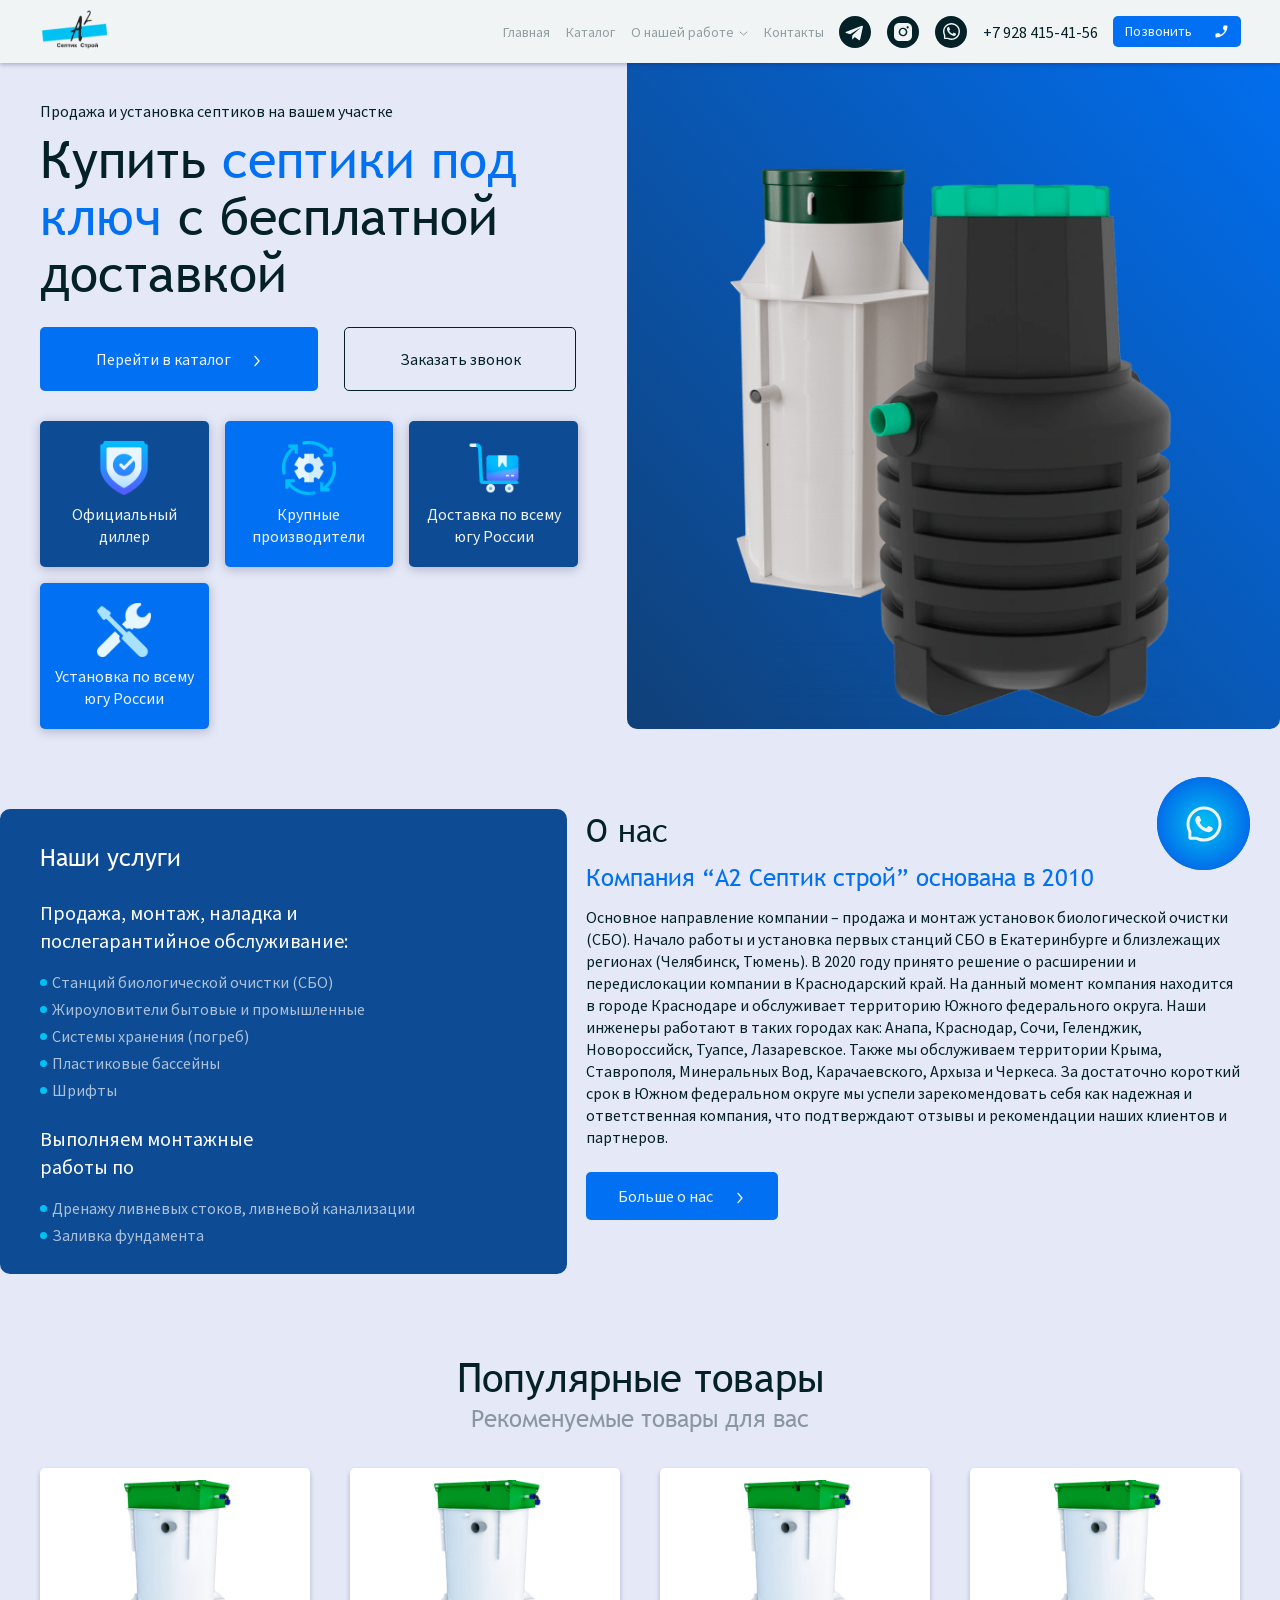
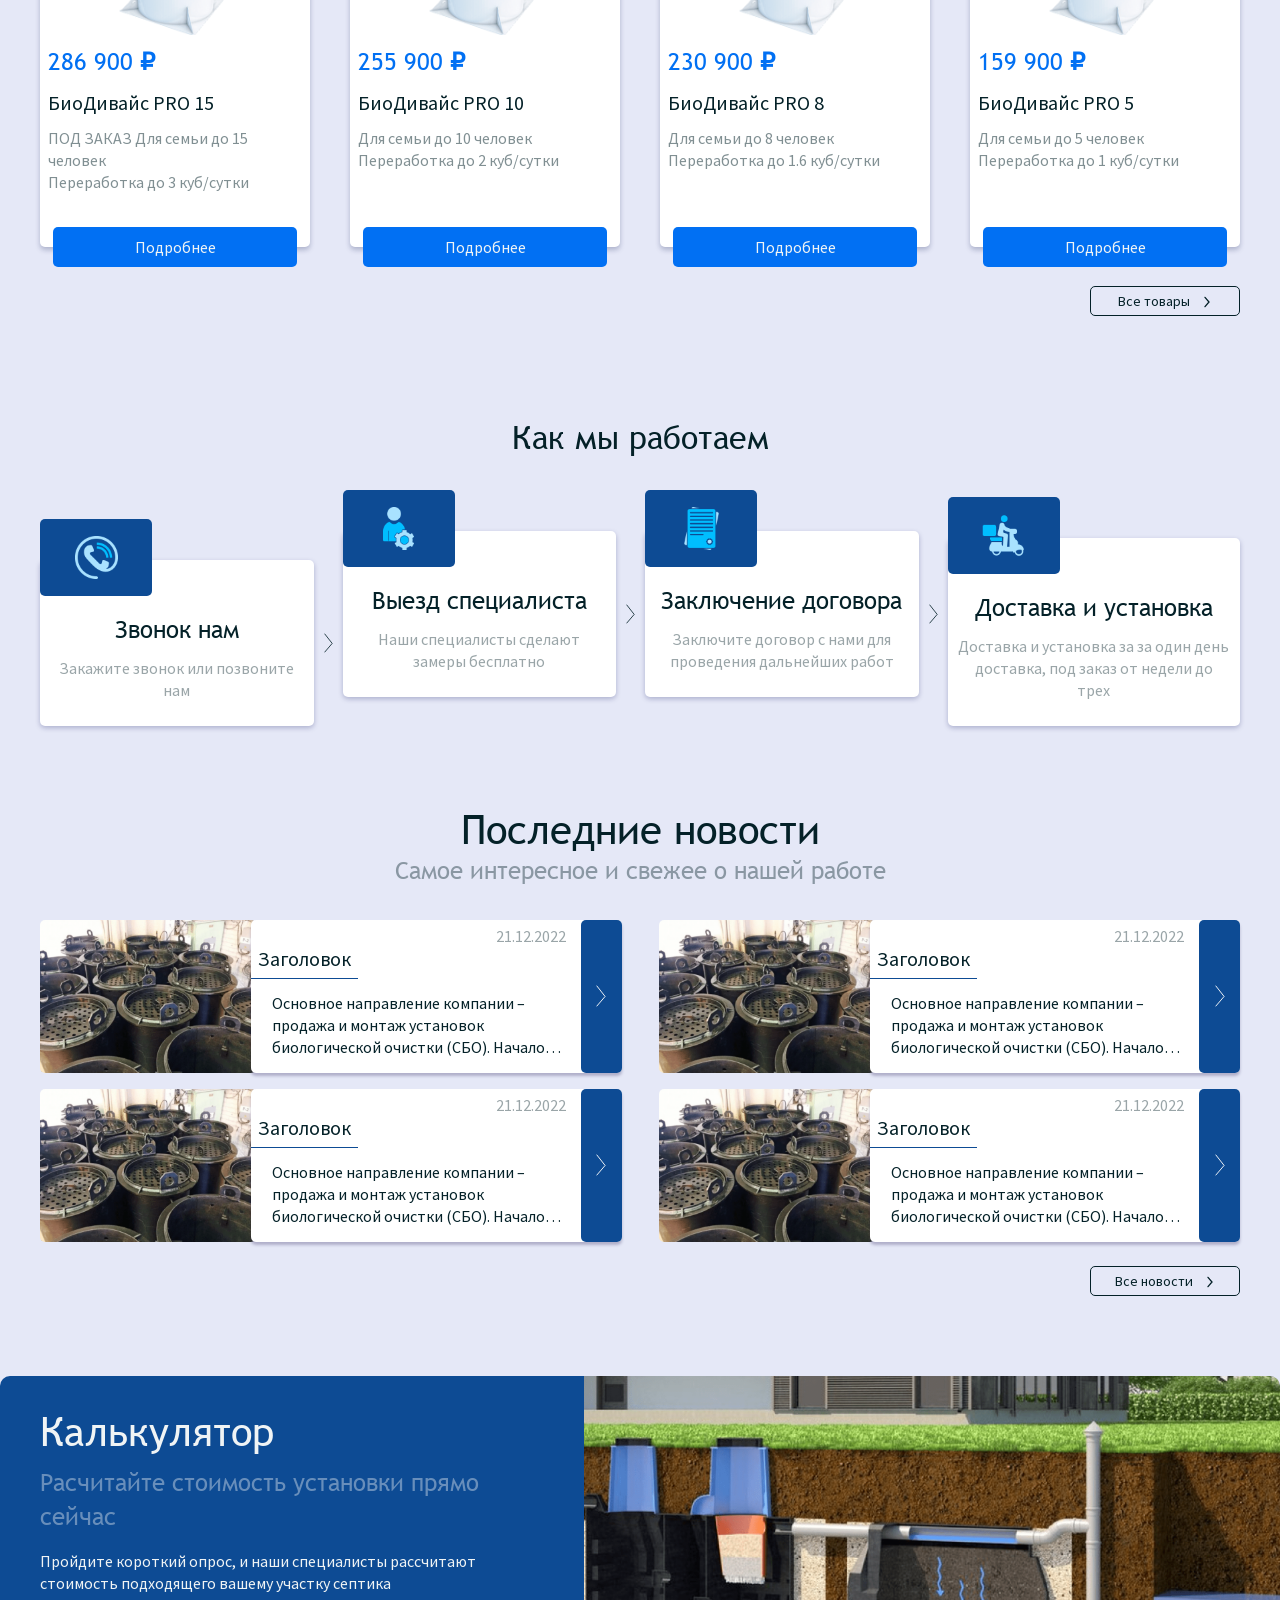
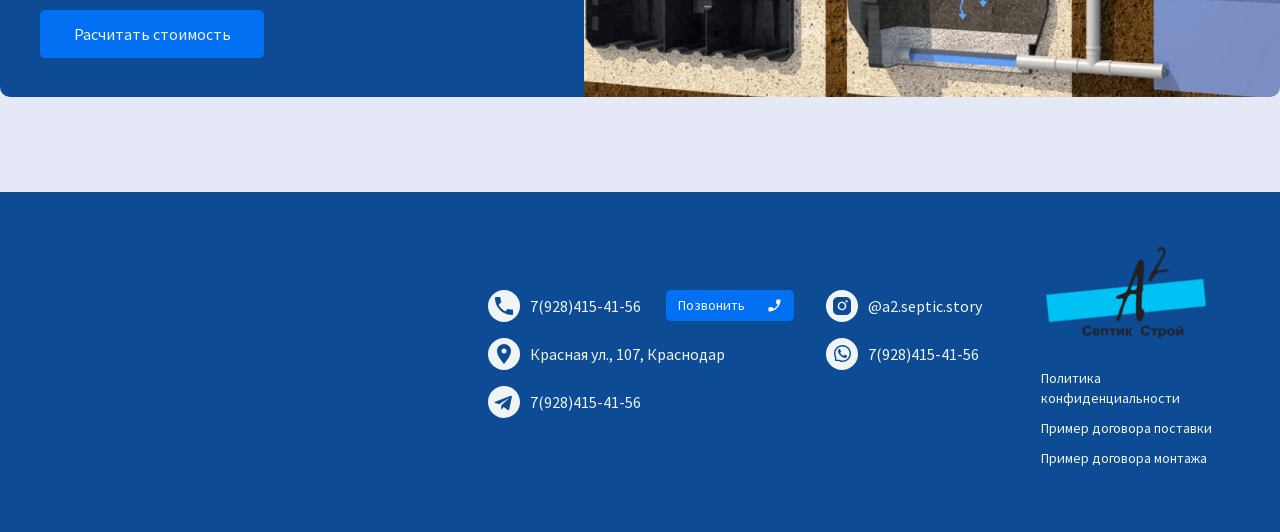
<file: sites/commerce/septik-stroy/index.html>
<!DOCTYPE html>
<html lang="ru">

<head>
  <meta charset="UTF-8">
  <meta http-equiv="X-UA-Compatible" content="IE=edge">
  <meta name="viewport" content="width=device-width, initial-scale=1.0">
  <meta name="description" content="Купить септики под ключ с бесплатной доставкой">
  <meta name="keywords" content="Септик, бесплатная доставка, купить септики">
  <link rel="shortcut icon" href="./img/favicon.png">
  <link rel="preload" href="./fonts/SourceSansPro-Regular.woff" as="font">
  <link rel="preload" href="./fonts/SourceSansPro-Regular.woff2" as="font">
  <link rel="preload" href="./fonts/Inter-Regular.woff" as="font">
  <link rel="preload" href="./fonts/Inter-Regular.woff2" as="font">
  <link rel="preload" href="./fonts/TrebuchetMS-Bold.woff" as="font">
  <link rel="preload" href="./fonts/TrebuchetMS-Bold.woff2" as="font">
  <link rel="stylesheet" href="./resources/swiper/swiper.css">
  <link rel="stylesheet" href="./css/main-min.css">
  <script defer src="./resources/swiper/swiper.js"></script>
  <script defer src="https://api-maps.yandex.ru/2.1/?apikey=&lang=ru_RU"></script>
  <script defer src="./js/main.js"></script>
  <script defer>
    function formSubmitCall() {
      
      const popupForm = document.querySelector(".popup-form"); // Форма заказать звонок

      const popupFormInputText = document.querySelector(".popup-form-input-text").value;

      const popupFormInputTel = document.querySelector(".popup-form-input-tel").value;

      const okay = document.querySelector(".okay"); // Попап который уведомляет пользователя что всё отправлено

      popupForm.classList.remove("popup-form-active"); // Удаляет активный класс у формы заказать  звонок

      popupForm.querySelectorAll("input").forEach(function (e) { // Удаляем значение у инпутов формы заказа
        e.value = ""
      })

      const requestUrl =
        "https://jsonplaceholder.typicode.com/users"; // Для проверки работает всё или нет, выступает в качестве сервера

      function sendRequest(method, url, body = null) {
        const headers = {
          'Content-Type': 'application/json',
        };

        return fetch(url, {
          method: method,
          body: JSON.stringify(body),
          headers: headers,
        }).then(response => {
          return response.json()
        })

      }

      const body = { // то что передается
        firstValue: popupFormInputText,
        twoValue: popupFormInputTel,
      }

      sendRequest("POST", requestUrl, body)
        .then(data => console.log(data))
        .catch(err => console.log(err))



      okay.classList.add("okay-active"); // Даём попапу который уведомляет пользователя что всё отправлено активный класс

      console.log("Форма отправлена!"); // В консоле показывает что всё отправлено
    }

    function formSubmitCalculate() {

      const okay = document.querySelector(".okay"); // Попап который уведомляет пользователя что всё отправлено

      const popupCalculate = document.querySelector(".popup-calculate"); // Форма калькулятора

      const popupCalculateFormItems = document.querySelectorAll(".popup-calculate-form__item"); // Элементы формы калькулятора

      const popupCalculateFormItem = document.querySelector(".popup-calculate-form__item"); // Элемент формы калькулятора

      const popupCalculateNumOne = document.querySelector(".popup-calculate__num_one"); // Счётчик формы калькулятора

      const calculateFormInputChoiceActive1 = document.querySelector(".calculate-form-input-choice-active-1"); // Активный выбор

      const calculateFormInputChoiceActive1Value = calculateFormInputChoiceActive1.querySelector(
        ".popup-calculate-form__choice-value").innerHTML; // Значение активного выбора

      const calculateFormInputChoiceActive2 = document.querySelector(".calculate-form-input-choice-active-2"); // Активный выбор

      const calculateFormInputChoiceActive2Value = calculateFormInputChoiceActive2.querySelector(
        ".popup-calculate-form__choice-value").innerHTML; // Значение активного выбора

      const calculateFormInputChoiceActive3 = document.querySelector(".calculate-form-input-choice-active-3"); // Активный выбор

      const calculateFormInputChoiceActive3Value = calculateFormInputChoiceActive3.querySelector(
        ".popup-calculate-form__choice-value").innerHTML; // Значение активного выбора

      const calculateFormInputChoiceActive4 = document.querySelector(".calculate-form-input-choice-active-4"); // Активный выбор

      const calculateFormInputChoiceActive4Value = calculateFormInputChoiceActive4.querySelector(
        ".popup-calculate-form__choice-value").innerHTML; // Значение активного выбора

      const requestUrl =
        "https://jsonplaceholder.typicode.com/users"; // Для проверки работает всё или нет, выступает в качестве сервера

      function sendRequest(method, url, body = null) {
        const headers = {
          'Content-Type': 'application/json',
        };

        return fetch(url, {
          method: method,
          body: JSON.stringify(body),
          headers: headers,
        }).then(response => {
          return response.json()
        })

      }

      const body = { // то что передается
        firstValue: calculateFormInputChoiceActive1Value,
        twoValue: calculateFormInputChoiceActive2Value,
        thirdValue: calculateFormInputChoiceActive3Value,
        fourValue: calculateFormInputChoiceActive4Value,
      }

      sendRequest("POST", requestUrl, body)
        .then(data => console.log(data))
        .catch(err => console.log(err))

        popupCalculate.classList.remove("popup-calculate-active"); // Удаляем активный класс у формы калькулятора

      popupCalculate.querySelectorAll("input").forEach(function (e) { // Удаляем значение у инпутов формы калькулятора
        e.value = ""
      })

      okay.classList.add("okay-active"); // Даём попапу который уведомляет пользователя что всё отправлено активный класс

      popupCalculateFormItems.forEach(function (e) {  // Удаляем активные элементы
        e.classList.remove("calculate-form-item-active")
      })

      popupCalculateFormItem.classList.add("calculate-form-item-active"); // Делаем первый элемент активным

      popupCalculateNumOne.innerHTML = 1; // Даём счетчику 1

      document.querySelectorAll(".popup-calculate-form__choice").forEach(function (e) { // Удаляем активные выборы
        e.classList.remove("calculate-form-input-choice-active-1");
        e.classList.remove("calculate-form-input-choice-active-2");
        e.classList.remove("calculate-form-input-choice-active-3");
        e.classList.remove("calculate-form-input-choice-active-4");
      })

      console.log("Форма отправлена!"); // В консоле показывает что всё отправлено
    }
  
  </script>
  <title>SEPTIK STROY - Купить септики под ключ с бесплатной доставкой</title>
</head>

<body>
  <div class="page">
    <header class="header">
      <div class="header__container container">
        <a class="header__logo" href="index.html" aria-label="Логотип сайта">
          <img src="./img/logo.svg" width="182" height="115" loading="lazy" alt="Логотип сайта">
        </a>
        <div class="header__right">
          <div class="header__menu">
            <div class="header__menu-back"></div>
            <div class="header__menu-body">
              <a class="header__logo header__logo_menu" href="index.html" aria-label="Логотип сайта">
                <img src="./img/logo.svg" width="182" height="115" loading="lazy" alt="Логотип сайта">
              </a>
              <nav class="nav" aria-label="Навигация по сайту">
                <ul class="nav__list" aria-label="Список навигации">
                  <li class="nav__item">
                    <a class="nav__link" href="index.html" aria-label="Ссылка на главную страницу">
                      Главная
                    </a>
                  </li>
                  <li class="nav__item">
                    <a class="nav__link" href="catalog.html" aria-label="Ссылка на страницу каталог">
                      Каталог
                    </a>
                  </li>
                  <li class="nav__item sublist-init">
                    <div class="nav__top">
                      <a class="nav__link" href="about-work.html" aria-label="Ссылка на страницу о нашей работе">
                        О нашей работе
                      </a>
                      <button class="nav__button" type="button" aria-label="Открыть меню">
                        <svg width="9" height="5">
                          <use xlink:href="./img/svg/sprites.svg#arrow"></use>
                        </svg>
                      </button>
                    </div>
                    <div class="header-sublist">
                      <ul class="header-sublist__list" aria-label="Список навигации">
                        <li class="header-sublist__item">
                          <a class="header-sublist__link" href="about-work.html" aria-label="">
                            Подробнее о компании
                          </a>
                        </li>
                        <li class="header-sublist__item">
                          <a class="header-sublist__link" href="states.html" aria-label="">
                            Статьи
                          </a>
                        </li>
                        <li class="header-sublist__item">
                          <a class="header-sublist__link" href="news.html" aria-label="">
                            Новости
                          </a>
                        </li>
                        <li class="header-sublist__item">
                          <a class="header-sublist__link" href="about-work.html" aria-label="">
                            Отзывы
                          </a>
                        </li>
                      </ul>
                    </div>
                  </li>
                  <li class="nav__item">
                    <a class="nav__link" href="contacts.html" aria-label="Ссылка на страницу контакты">
                      Контакты
                    </a>
                  </li>
                </ul>
              </nav>
              <button class="header__exit-menu"></button>
            </div>
          </div>
          <ul class="header__list" aria-label="Список социальных сетей">
            <li class="header__item">
              <a class="header__link" href="#!" aria-label="Ссылка на наш телеграм">
                <svg width="32" height="32">
                  <use xlink:href="./img/svg/sprites.svg#telegram"></use>
                </svg>
              </a>
            </li>
            <li class="header__item">
              <a class="header__link" href="#!" aria-label="Ссылка на наш инстаграмм">
                <svg width="32" height="32">
                  <use xlink:href="./img/svg/sprites.svg#inst-2"></use>
                </svg>
              </a>
            </li>
            <li class="header__item">
              <a class="header__link" href="#!" aria-label="Ссылка на наш ватс апп">
                <svg width="32" height="32">
                  <use xlink:href="./img/svg/sprites.svg#whats-app-2"></use>
                </svg>
              </a>
            </li>
          </ul>
          <div class="header__tels">
            <a class="header__phone" href="tel:+79284154156" aria-label="Позвоните нам">
              +7 928 415-41-56
            </a>
            <a class="header__call" href="tel:+79284154156" aria-label="Позвоните нам">
              <span>Позвонить</span>
              <svg width="18" height="17">
                <use xlink:href="./img/svg/sprites.svg#call"></use>
              </svg>
            </a>
          </div>
          <button class="burger" aria-label="Скрытое меню">
            <span></span>
            <span></span>
            <span></span>
          </button>
        </div>
      </div>
    </header>
    <main>
      <section class="fixed-fink">
        <div class="fixed-fink__circle"></div>
        <a class="fixed-fink__link" href="#!" aria-label="Наш ватс ап">
          <img src="./img/fixed-icon.svg" loading="lazy" width="30" height="30" alt="Картинка">
        </a>
      </section>
      <section class="popup-calculate">
        <div class="popup-calculate__close"></div>
        <div class="popup-calculate__body">
          <button class="popup-calculate__exit" type="button" aria-label="Закрыть попап">
            <svg width="30" height="30">
              <use xlink:href="./img/svg/sprites.svg#exit"></use>
            </svg>
          </button>
          <h3 class="popup-calculate__title">
            Расчет стоимости септика
          </h3>
          <p class="popup-calculate__text">
            Пройдите короткий опрос, и наши специалисты рассчитают стоимость подходящего вашему участку септика
          </p>
          <div class="popup-calculate__wrapper-form">
            <form onsubmit="formSubmitCalculate();return false" class="popup-calculate__form popup-calculate-form"
              action="#!" name="Форма расчёта" autocomplete="on" aria-label="Форма расчёта">
              <div class="popup-calculate-form__item calculate-form-item-active">
                <h4 class="popup-calculate-form__title-4">
                  На сколько человек рассчитывать септик?
                </h4>
                <div class="popup-calculate-form__choices">
                  <div class="popup-calculate-form__choice">
                    <p class="popup-calculate-form__choice-value">1-2 человека</p>
                  </div>
                  <div class="popup-calculate-form__choice">
                    <p class="popup-calculate-form__choice-value">3-4 человека</p>
                  </div>
                  <div class="popup-calculate-form__choice">
                    <p class="popup-calculate-form__choice-value">5-8 человека</p>
                  </div>
                  <div class="popup-calculate-form__choice">
                    <p class="popup-calculate-form__choice-value">от 7 человека</p>
                  </div>
                </div>
              </div>
              <div class="popup-calculate-form__item">
                <h4 class="popup-calculate-form__title-4">
                  Режим проживания на объекте?
                </h4>
                <div class="popup-calculate-form__choices">
                  <div class="popup-calculate-form__choice">
                    <p class="popup-calculate-form__choice-value">Постоянное проживание</p>
                  </div>
                  <div class="popup-calculate-form__choice">
                    <p class="popup-calculate-form__choice-value">Сезонное проживание</p>
                  </div>
                  <div class="popup-calculate-form__choice">
                    <p class="popup-calculate-form__choice-value">По выходным дням</p>
                  </div>
                </div>
              </div>
              <div class="popup-calculate-form__item">
                <h4 class="popup-calculate-form__title-4">
                  Уровень грунтовых вод на участке?
                </h4>
                <div class="popup-calculate-form__choices">
                  <div class="popup-calculate-form__choice">
                    <p class="popup-calculate-form__choice-value">Низкий</p>
                  </div>
                  <div class="popup-calculate-form__choice">
                    <p class="popup-calculate-form__choice-value">Высокий</p>
                  </div>
                  <div class="popup-calculate-form__choice">
                    <p class="popup-calculate-form__choice-value">Затрудняюсь ответить</p>
                  </div>
                </div>
              </div>
              <div class="popup-calculate-form__item">
                <h4 class="popup-calculate-form__title-4">
                  Когда планируете установку септика?
                </h4>
                <div class="popup-calculate-form__choices">
                  <div class="popup-calculate-form__choice">
                    <p class="popup-calculate-form__choice-value">В течение недели</p>
                  </div>
                  <div class="popup-calculate-form__choice">
                    <p class="popup-calculate-form__choice-value">В течение месяца</p>
                  </div>
                  <div class="popup-calculate-form__choice">
                    <p class="popup-calculate-form__choice-value">В течение нескольких месяцев</p>
                  </div>
                  <div class="popup-calculate-form__choice">
                    <p class="popup-calculate-form__choice-value">В следующем году</p>
                  </div>
                </div>
              </div>
              <div class="popup-calculate-form__item">
                <h4 class="popup-calculate-form__title-4">
                  Адрес доставки или установки
                </h4>
                <label class="popup-calculate-form__label" for="address">
                  <input class="popup-calculate-form__input" type="text" name="address" id="address"
                    placeholder="Адрес доставки или установки" required>
                </label>
                <label class="popup-calculate-form__label" for="name">
                  <input class="popup-calculate-form__input" type="name" name="name" id="name" placeholder="Имя"
                    required>
                </label>
                <label class="popup-calculate-form__label" for="tel">
                  <input class="popup-calculate-form__input" type="tel" name="tel" id="tel" placeholder="Телефон"
                    required>
                </label>
                <button class="popup-calculate-form__button" type="submit" aria-label="Отправить заявку">Отправить
                  заявку</button>
              </div>
            </form>
          </div>
          <div class="popup-calculate__footer">
            <button class="popup-calculate__back" type="button" aria-label="Вернуться назад">
              <svg width="9" height="20">
                <use xlink:href="./img/svg/sprites.svg#arrow-2"></use>
              </svg>
            </button>
            <p class="popup-calculate__nums">
              <span class="popup-calculate__num popup-calculate__num_one">1</span>
              <span class="popup-calculate__num-slash">/</span>
              <span class="popup-calculate__num popup-calculate__num_two">5</span>
            </p>
          </div>
        </div>
      </section>
      <section class="okay">
        <div class="okay__close"></div>
        <div class="okay__body">
          <button class="okay__exit" type="button" aria-label="Закрыть попап">
            <svg width="30" height="30">
              <use xlink:href="./img/svg/sprites.svg#exit"></use>
            </svg>
          </button>
          <span class="okay__icon"></span>
          <h3 class="okay__title">
            Спасибо за обращение!
          </h3>
          <p class="okay__text">
            В скором времени с вами свяжется наш специалист!
          </p>
        </div>
      </section>
      <section class="popup-form">
        <div class="popup-form__close"></div>
        <div class="popup-form__body">
          <button class="popup-form__exit" type="button" aria-label="Закрыть попап">
            <svg width="30" height="30">
              <use xlink:href="./img/svg/sprites.svg#exit"></use>
            </svg>
          </button>
          <h3 class="popup-form__title">
            Заполните форму
          </h3>
          <p class="popup-form__text">
            Заполните форму и наши специалисты с вами свяжутся в кратчайшие сроки.
          </p>
          <form onsubmit="formSubmitCall();return false" class="popup-form__form" action="#!" name="call"
            autocomplete="on" aria-label="Форма заказа звонка">
            <label class="popup-form__label" for="name">
              <input class="popup-form__input popup-form-input-text" type="name" name="name" id="name" placeholder="Имя" required>
            </label>
            <label class="popup-form__label" for="tel">
              <input class="popup-form__input popup-form-input-tel" type="tel" name="tel" id="tel" placeholder="Телефон" required>
            </label>
            <button class="popup-form__button" type="submit" aria-label="Заказать звонок">Заказать звонок</button>
          </form>
        </div>
      </section>
      <section class="hero">
        <div class="hero__container container">
          <div class="hero__left">
            <div class="hero__left-top">
              <span class="hero__span text">
                Продажа и установка септиков на вашем участке
              </span>
              <h1 class="hero__title title-v1">
                Купить <span>септики под ключ</span> с бесплатной доставкой
              </h1>
              <ul class="hero__list" aria-label="Список ссылок">
                <li class="hero__item hero__item_1">
                  <a class="hero__link hero__link_1" target="_blank" href="catalog.html"
                    aria-label="Ссылка на страницу Перейти в каталог">
                    Перейти в каталог
                    <svg width="9" height="5">
                      <use xlink:href="./img/svg/sprites.svg#arrow"></use>
                    </svg>
                  </a>
                </li>
                <li class="hero__item hero__item_2">
                  <button class="hero__link hero__link_2 popup-form-init" type="button" aria-label="Заказать звонок">
                    Заказать звонок
                  </button>
                </li>
              </ul>
            </div>
            <ul class="hero-items" aria-label="Список преимуществ">
              <li class="hero-items__item">
                <span class="hero-items__icon">
                  <img src="./img/hero-icon-1.svg" loading="lazy" width="54" height="54" alt="Официальный диллер">
                </span>
                <p class="hero-items__text text">
                  Официальный диллер
                </p>
              </li>
              <li class="hero-items__item">
                <span class="hero-items__icon">
                  <img src="./img/hero-icon-2.svg" loading="lazy" width="54" height="54" alt="Крупные производители">
                </span>
                <p class="hero-items__text text">
                  Крупные производители
                </p>
              </li>
              <li class="hero-items__item">
                <span class="hero-items__icon">
                  <img src="./img/hero-icon-3.svg" loading="lazy" width="54" height="54"
                    alt="Доставка по всему югу России">
                </span>
                <p class="hero-items__text text">
                  Доставка по всему югу России
                </p>
              </li>
              <li class="hero-items__item">
                <span class="hero-items__icon">
                  <img src="./img/hero-icon-4.svg" loading="lazy" width="54" height="54"
                    alt="Установка по всему югу России">
                </span>
                <p class="hero-items__text text">
                  Установка по всему югу России
                </p>
              </li>
            </ul>
          </div>
          <div class="hero__image">
            <img src="./img/hero.png" loading="lazy" width="300" height="300" alt="Септики">
          </div>
        </div>
      </section>
      <section class="say">
        <div class="say__container container">
          <div class="say__left">
            <h3 class="say__title-2">
              Наши услуги
            </h3>
            <h4 class="say__title-3">
              Продажа, монтаж, наладка и послегарантийное обслуживание:
            </h4>
            <ul class="say__list" aria-label="Список продаж, монтажа, наладки и послегарантийного обслуживания">
              <li class="say__item">
                <p class="say__text say__text_2 text">
                  Станций биологической очистки (СБО)
                </p>
              </li>
              <li class="say__item">
                <p class="say__text say__text_2 text">
                  Жироуловители бытовые и промышленные
                </p>
              </li>
              <li class="say__item">
                <p class="say__text say__text_2 text">
                  Системы хранения (погреб)
                </p>
              </li>
              <li class="say__item">
                <p class="say__text say__text_2 text">
                  Пластиковые бассейны
                </p>
              </li>
              <li class="say__item">
                <p class="say__text say__text_2 text">
                  Шрифты
                </p>
              </li>
            </ul>
            <h4 class="say__title-3 say__title-3_width">
              Выполняем монтажные работы по
            </h4>
            <ul class="say__list" aria-label="Список выполняемых работ по монтажу">
              <li class="say__item">
                <p class="say__text say__text_2 text">
                  Дренажу ливневых стоков, ливневой канализации
                </p>
              </li>
              <li class="say__item">
                <p class="say__text say__text_2 text">
                  Заливка фундамента
                </p>
              </li>
            </ul>
          </div>
          <div class="say__right">
            <h2 class="say__title">
              О нас
            </h2>
            <h3 class="say__title-2 say__title-2_color">
              Компания “А2 Септик строй” основана в 2010
            </h3>
            <p class="say__text text">
              Основное направление компании – продажа и монтаж установок биологической очистки (СБО). Начало работы и
              установка первых станций СБО в Екатеринбурге и близлежащих регионах (Челябинск, Тюмень). В 2020 году
              принято решение о расширении и передислокации компании в Краснодарский край. На данный момент компания
              находится в городе Краснодаре и обслуживает территорию Южного федерального округа. Наши инженеры работают
              в таких городах как: Анапа, Краснодар, Сочи, Геленджик, Новороссийск, Туапсе, Лазаревское. Также мы
              обслуживаем территории Крыма, Ставрополя, Минеральных Вод, Карачаевского, Архыза и Черкеса. За достаточно
              короткий срок в Южном федеральном округе мы успели зарекомендовать себя как надежная и ответственная
              компания, что подтверждают отзывы и рекомендации наших клиентов и партнеров.
            </p>
            <a class="say__link" target="_blank" href="about-work.html" aria-label="Ссылка больше о нас">
              Больше о нас
              <svg width="9" height="5">
                <use xlink:href="./img/svg/sprites.svg#arrow"></use>
              </svg>
            </a>
          </div>
        </div>
      </section>
      <section class="products">
        <div class="container">
          <h2 class="products__title">
            Популярные товары
          </h2>
          <h3 class="products__title-2">
            Рекоменуемые товары для вас
          </h3>
          <div class="products__wrapper-slider">
            <div class="products__slider products-slider swiper">
              <div class="products-slider__wrapper swiper-wrapper">
                <div class="products-slider__slide products-item swiper-slide">
                  <div class="products-item__image">
                    <a target="_blank" href="product-info.html" aria-label="Смотреть товар">
                      <img src="./img/BioDevice-Pro.png" loading="lazy" width="300" height="300" alt="Септик">
                    </a>
                  </div>
                  <p class="products-item__price">
                    286 900 ₽
                  </p>
                  <a class="products-item__link" target="_blank" href="product-info.html" aria-label="Смотреть товар">
                    БиоДивайс PRO 15
                  </a>
                  <div class="products-item__descr">
                    <p class="products-item__info text">
                      ПОД ЗАКАЗ Для семьи до 15 человек
                    </p>
                    <p class="products-item__info text">
                      Переработка до 3 куб/сутки
                    </p>
                  </div>
                  <a class="products-item__see" target="_blank" href="product-info.html" aria-label="Смотреть товар">
                    Подробнее
                  </a>
                </div>
                <div class="products-item__slide products-item swiper-slide">
                  <div class="products-item__image">
                    <a target="_blank" href="product-info.html" aria-label="Смотреть товар">
                      <img src="./img/BioDevice-Pro.png" loading="lazy" width="300" height="300" alt="Септик">
                    </a>
                  </div>
                  <p class="products-item__price">
                    255 900 ₽
                  </p>
                  <a class="products-item__link" target="_blank" href="product-info.html" aria-label="Смотреть товар">
                    БиоДивайс PRO 10
                  </a>
                  <div class="products-item__descr">
                    <p class="products-item__info text">
                      Для семьи до 10 человек
                    </p>
                    <p class="products-item__info text">
                      Переработка до 2 куб/сутки
                    </p>
                  </div>
                  <a class="products-item__see" target="_blank" href="product-info.html" aria-label="Смотреть товар">
                    Подробнее
                  </a>
                </div>
                <div class="products-item__slide products-item swiper-slide">
                  <div class="products-item__image">
                    <a target="_blank" href="product-info.html" aria-label="Смотреть товар">
                      <img src="./img/BioDevice-Pro.png" loading="lazy" width="300" height="300" alt="Септик">
                    </a>
                  </div>
                  <p class="products-item__price">
                    230 900 ₽
                  </p>
                  <a class="products-item__link" target="_blank" href="product-info.html" aria-label="Смотреть товар">
                    БиоДивайс PRO 8
                  </a>
                  <div class="products-item__descr">
                    <p class="products-item__info text">
                      Для семьи до 8 человек
                    </p>
                    <p class="products-item__info text">
                      Переработка до 1.6 куб/сутки
                    </p>
                  </div>
                  <a class="products-item__see" target="_blank" href="product-info.html" aria-label="Смотреть товар">
                    Подробнее
                  </a>
                </div>
                <div class="products-item__slide products-item swiper-slide">
                  <div class="products-item__image">
                    <a target="_blank" href="product-info.html" aria-label="Смотреть товар">
                      <img src="./img/BioDevice-Pro.png" loading="lazy" width="300" height="300" alt="Септик">
                    </a>
                  </div>
                  <p class="products-item__price">
                    159 900 ₽
                  </p>
                  <a class="products-item__link" target="_blank" href="product-info.html" aria-label="Смотреть товар">
                    БиоДивайс PRO 5
                  </a>
                  <div class="products-item__descr">
                    <p class="products-item__info text">
                      Для семьи до 5 человек
                    </p>
                    <p class="products-item__info text">
                      Переработка до 1 куб/сутки
                    </p>
                  </div>
                  <a class="products-item__see" target="_blank" href="product-info.html" aria-label="Смотреть товар">
                    Подробнее
                  </a>
                </div>
              </div>
            </div>
            <div class="products__bottom">
              <div class="products-slider-pagination"></div>
              <a class="products__all" target="_blank" href="products.html" aria-label="Посмотреть все товары">
                Все товары
                <svg width="9" height="5">
                  <use xlink:href="./img/svg/sprites.svg#arrow"></use>
                </svg>
              </a>
            </div>
          </div>
        </div>
      </section>
      <section class="worker">
        <div class="container">
          <h2 class="worker__title">
            Как мы работаем
          </h2>
          <ul class="worker__list" aria-label="Список описания нашей работы">
            <li class="worker__item worker__item_self">
              <div class="worker__wrapper-icon">
                <span class="worker__icon">
                  <img src="./img/worker-icon-1.svg" loading="lazy" width="30" height="30" alt="Иконка">
                </span>
              </div>
              <div class="worker__body">
                <div class="worker__descr">
                  <h3 class="worker__title-2">
                    Звонок нам
                  </h3>
                  <p class="worker__text text">
                    Закажите звонок или позвоните нам
                  </p>
                </div>
                <span class="worker__arrow">
                  <svg width="9" height="5">
                    <use xlink:href="./img/svg/sprites.svg#arrow-2"></use>
                  </svg>
                </span>
              </div>
            </li>
            <li class="worker__item">
              <div class="worker__wrapper-icon">
                <span class="worker__icon">
                  <img src="./img/worker-icon-2.svg" loading="lazy" width="30" height="30" alt="Иконка">
                </span>
              </div>
              <div class="worker__body">
                <div class="worker__descr">
                  <h3 class="worker__title-2">
                    Выезд специалиста
                  </h3>
                  <p class="worker__text text">
                    Наши специалисты сделают замеры бесплатно
                  </p>
                </div>
                <span class="worker__arrow">
                  <svg width="9" height="5">
                    <use xlink:href="./img/svg/sprites.svg#arrow-2"></use>
                  </svg>
                </span>
              </div>
            </li>
            <li class="worker__item">
              <div class="worker__wrapper-icon">
                <span class="worker__icon">
                  <img src="./img/worker-icon-3.svg" loading="lazy" width="30" height="30" alt="Иконка">
                </span>
              </div>
              <div class="worker__body">
                <div class="worker__descr">
                  <h3 class="worker__title-2">
                    Заключение договора
                  </h3>
                  <p class="worker__text text">
                    Заключите договор с нами для проведения дальнейших работ
                  </p>
                </div>
                <span class="worker__arrow">
                  <svg width="9" height="5">
                    <use xlink:href="./img/svg/sprites.svg#arrow-2"></use>
                  </svg>
                </span>
              </div>
            </li>
            <li class="worker__item worker__item_self">
              <div class="worker__wrapper-icon">
                <span class="worker__icon">
                  <img src="./img/worker-icon-4.svg" loading="lazy" width="30" height="30" alt="Иконка">
                </span>
              </div>
              <div class="worker__body">
                <div class="worker__descr">
                  <h3 class="worker__title-2">
                    Доставка и установка
                  </h3>
                  <p class="worker__text text">
                    Доставка и установка за за один день доставка, под заказ от недели до трех
                  </p>
                </div>
              </div>
            </li>
          </ul>
        </div>
      </section>
      <section class="news">
        <div class="container">
          <h2 class="news__title">
            Последние новости
          </h2>
          <h3 class="news__title-2">
            Самое интересное и свежее о нашей работе
          </h3>
          <ul class="news__list">
            <li class="news__item">
              <div class="news__image">
                <img src="./img/news.png" loading="lazy" width="229" height="152" alt="Картинка">
              </div>
              <div class="news__body">
                <div class="news__descr">
                  <p class="news__data text">
                    21.12.2022
                  </p>
                  <a class="news__name" target="_blank" href="new.html" aria-label="Смотреть новость">
                    Заголовок
                  </a>
                  <p class="news__text text">
                    Основное направление компании – продажа и монтаж установок биологической очистки (СБО). Начало
                    работы и установка первых станций СБО в Екатеринбурге и близлежащих регионах (Челябинск, Тюмень).
                  </p>
                </div>
                <a class="news__link" target="_blank" href="new.html" aria-label="Смотреть новость">
                  <svg width="9" height="5">
                    <use xlink:href="./img/svg/sprites.svg#arrow-2"></use>
                  </svg>
                </a>
              </div>
            </li>
            <li class="news__item">
              <div class="news__image">
                <img src="./img/news.png" loading="lazy" width="229" height="152" alt="Картинка">
              </div>
              <div class="news__body">
                <div class="news__descr">
                  <p class="news__data text">
                    21.12.2022
                  </p>
                  <a class="news__name" target="_blank" href="new.html" aria-label="Смотреть новость">
                    Заголовок
                  </a>
                  <p class="news__text text">
                    Основное направление компании – продажа и монтаж установок биологической очистки (СБО). Начало
                    работы и установка первых станций СБО в Екатеринбурге и близлежащих регионах (Челябинск, Тюмень).
                  </p>
                </div>
                <a class="news__link" target="_blank" href="new.html" aria-label="Смотреть новость">
                  <svg width="9" height="5">
                    <use xlink:href="./img/svg/sprites.svg#arrow-2"></use>
                  </svg>
                </a>
              </div>
            </li>
            <li class="news__item">
              <div class="news__image">
                <img src="./img/news.png" loading="lazy" width="229" height="152" alt="Картинка">
              </div>
              <div class="news__body">
                <div class="news__descr">
                  <p class="news__data text">
                    21.12.2022
                  </p>
                  <a class="news__name" target="_blank" href="new.html" aria-label="Смотреть новость">
                    Заголовок
                  </a>
                  <p class="news__text text">
                    Основное направление компании – продажа и монтаж установок биологической очистки (СБО). Начало
                    работы и установка первых станций СБО в Екатеринбурге и близлежащих регионах (Челябинск, Тюмень).
                  </p>
                </div>
                <a class="news__link" target="_blank" href="new.html" aria-label="Смотреть новость">
                  <svg width="9" height="5">
                    <use xlink:href="./img/svg/sprites.svg#arrow-2"></use>
                  </svg>
                </a>
              </div>
            </li>
            <li class="news__item">
              <div class="news__image">
                <img src="./img/news.png" loading="lazy" width="229" height="152" alt="Картинка">
              </div>
              <div class="news__body">
                <div class="news__descr">
                  <p class="news__data text">
                    21.12.2022
                  </p>
                  <a class="news__name" target="_blank" href="new.html" aria-label="Смотреть новость">
                    Заголовок
                  </a>
                  <p class="news__text text">
                    Основное направление компании – продажа и монтаж установок биологической очистки (СБО). Начало
                    работы и установка первых станций СБО в Екатеринбурге и близлежащих регионах (Челябинск, Тюмень).
                  </p>
                </div>
                <a class="news__link" target="_blank" href="new.html" aria-label="Смотреть новость">
                  <svg width="9" height="5">
                    <use xlink:href="./img/svg/sprites.svg#arrow-2"></use>
                  </svg>
                </a>
              </div>
            </li>
          </ul>
          <a class="news__all" target="_blank" href="news.html" aria-label="Все новости">
            Все новости
            <svg width="9" height="5">
              <use xlink:href="./img/svg/sprites.svg#arrow"></use>
            </svg>
          </a>
        </div>
      </section>
      <section class="calculator">
        <div class="calculator__container container">
          <div class="calculator__left">
            <h2 class="calculator__title">
              Калькулятор
            </h2>
            <h3 class="calculator__title-2">
              Расчитайте стоимость установки прямо сейчас
            </h3>
            <p class="calculator__text text">
              Пройдите короткий опрос, и наши специалисты рассчитают стоимость подходящего вашему участку септика
            </p>
            <button class="calculator__button calculator-init" type="button" aria-label="Расчитать стоимость">Расчитать
              стоимость</button>
          </div>
          <div class="calculator__image">
            <img src="./img/calc-image.png" loading="lazy" width="300" height="300" alt="Картинка">
          </div>
        </div>
      </section>
    </main>
    <footer class="footer">
      <div class="footer__container container">
        <div class="footer__left">
          <div class="footer__map" id="footer-map"></div>
          <div class="footer__lists">
            <ul class="footer__list footer-list" aria-label="Список телефонов и социальных сетей">
              <li class="footer-list__item">
                <a class="footer-list__link" href="tel:+79284154156" aria-label="Позвоните нам">
                  <svg width="32" height="32">
                    <use xlink:href="./img/svg/sprites.svg#phone"></use>
                  </svg>
                  <span>7(928)415-41-56</span>
                </a>
                <a class="footer-list__button" href="tel:+79284154156" aria-label="Позвоните нам">
                  <span>Позвонить</span>
                  <svg width="10" height="15">
                    <use xlink:href="./img/svg/sprites.svg#call"></use>
                  </svg>
                </a>
              </li>
              <li class="footer-list__item footer-list__item_2">
                <span class="footer-list__icon">
                  <svg width="14" height="20">
                    <use xlink:href="./img/svg/sprites.svg#geo"></use>
                  </svg>
                </span>
                <address class="footer-list__address">
                  Красная ул., 107, Краснодар
                </address>
              </li>
              <li class="footer-list__item">
                <a class="footer-list__link" href="#!" aria-label="Наш телеграм">
                  <svg width="32" height="32">
                    <use xlink:href="./img/svg/sprites.svg#telegram"></use>
                  </svg>
                  <span>7(928)415-41-56</span>
                </a>
              </li>
            </ul>
            <ul class="footer__list footer-list">
              <li class="footer-list__item">
                <a class="footer-list__link" href="#!" aria-label="Наш инстаграмм">
                  <svg width="32" height="32">
                    <use xlink:href="./img/svg/sprites.svg#inst"></use>
                  </svg>
                  <span>@a2.septic.story</span>
                </a>
              </li>
              <li class="footer-list__item">
                <a class="footer-list__link" href="#!" aria-label="Наш ватс ап">
                  <svg width="32" height="32">
                    <use xlink:href="./img/svg/sprites.svg#whats-app"></use>
                  </svg>
                  <span>7(928)415-41-56</span>
                </a>
              </li>
            </ul>
          </div>
        </div>
        <div class="footer__right">
          <a class="footer__logo" href="index.html" aria-label="Логотип сайта">
            <img src="./img/logo.svg" loading="lazy" width="182" height="115" alt="Логотип">
          </a>
          <ul class="footer__links footer-links">
            <li class="footer-links__item">
              <a class="footer-links__link" href="#!" aria-label="Политика конфиденциальности">
                Политика конфиденциальности
              </a>
            </li>
            <li class="footer-links__item">
              <a class="footer-links__link" href="#!" aria-label="Пример договора поставки">
                Пример договора поставки
              </a>
            </li>
            <li class="footer-links__item">
              <a class="footer-links__link" href="#!" aria-label="Пример договора монтажа">
                Пример договора монтажа
              </a>
            </li>
          </ul>
        </div>
      </div>
    </footer>
  </div>
</body>

</html>
</file>
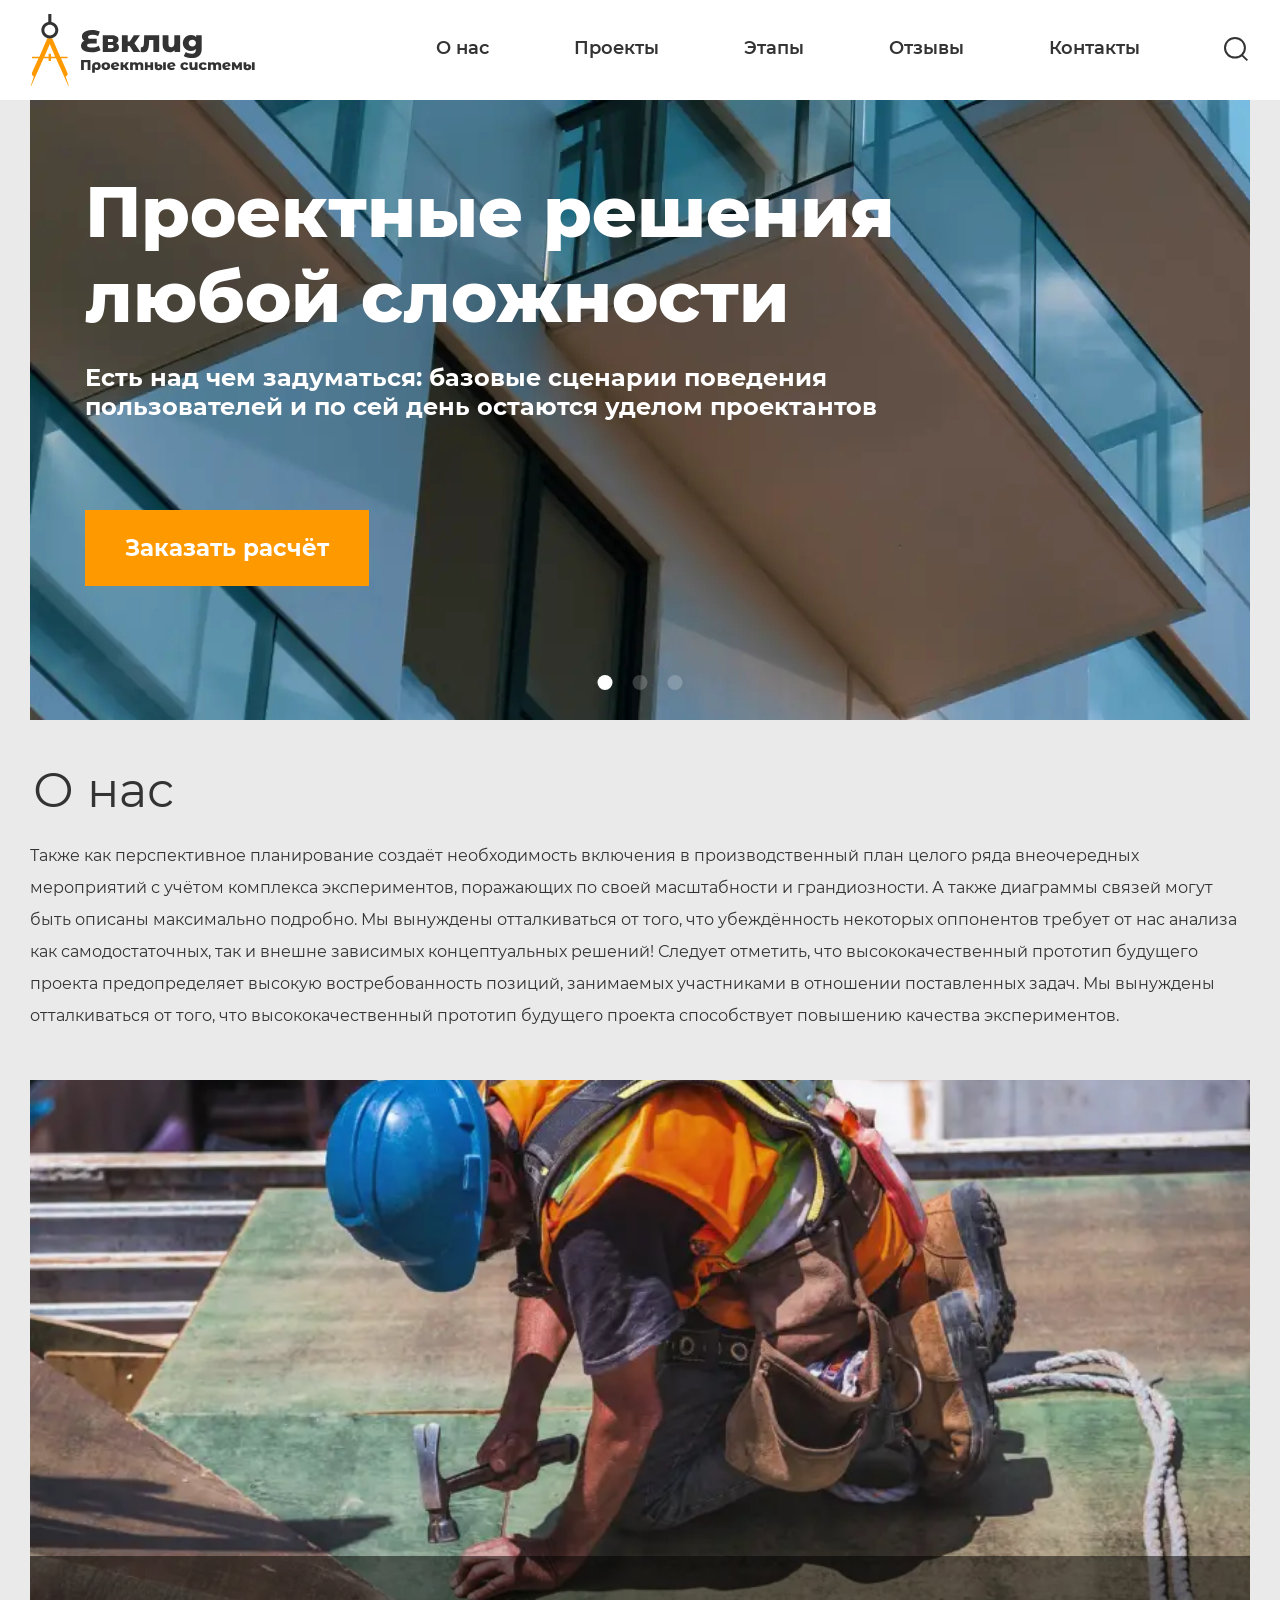
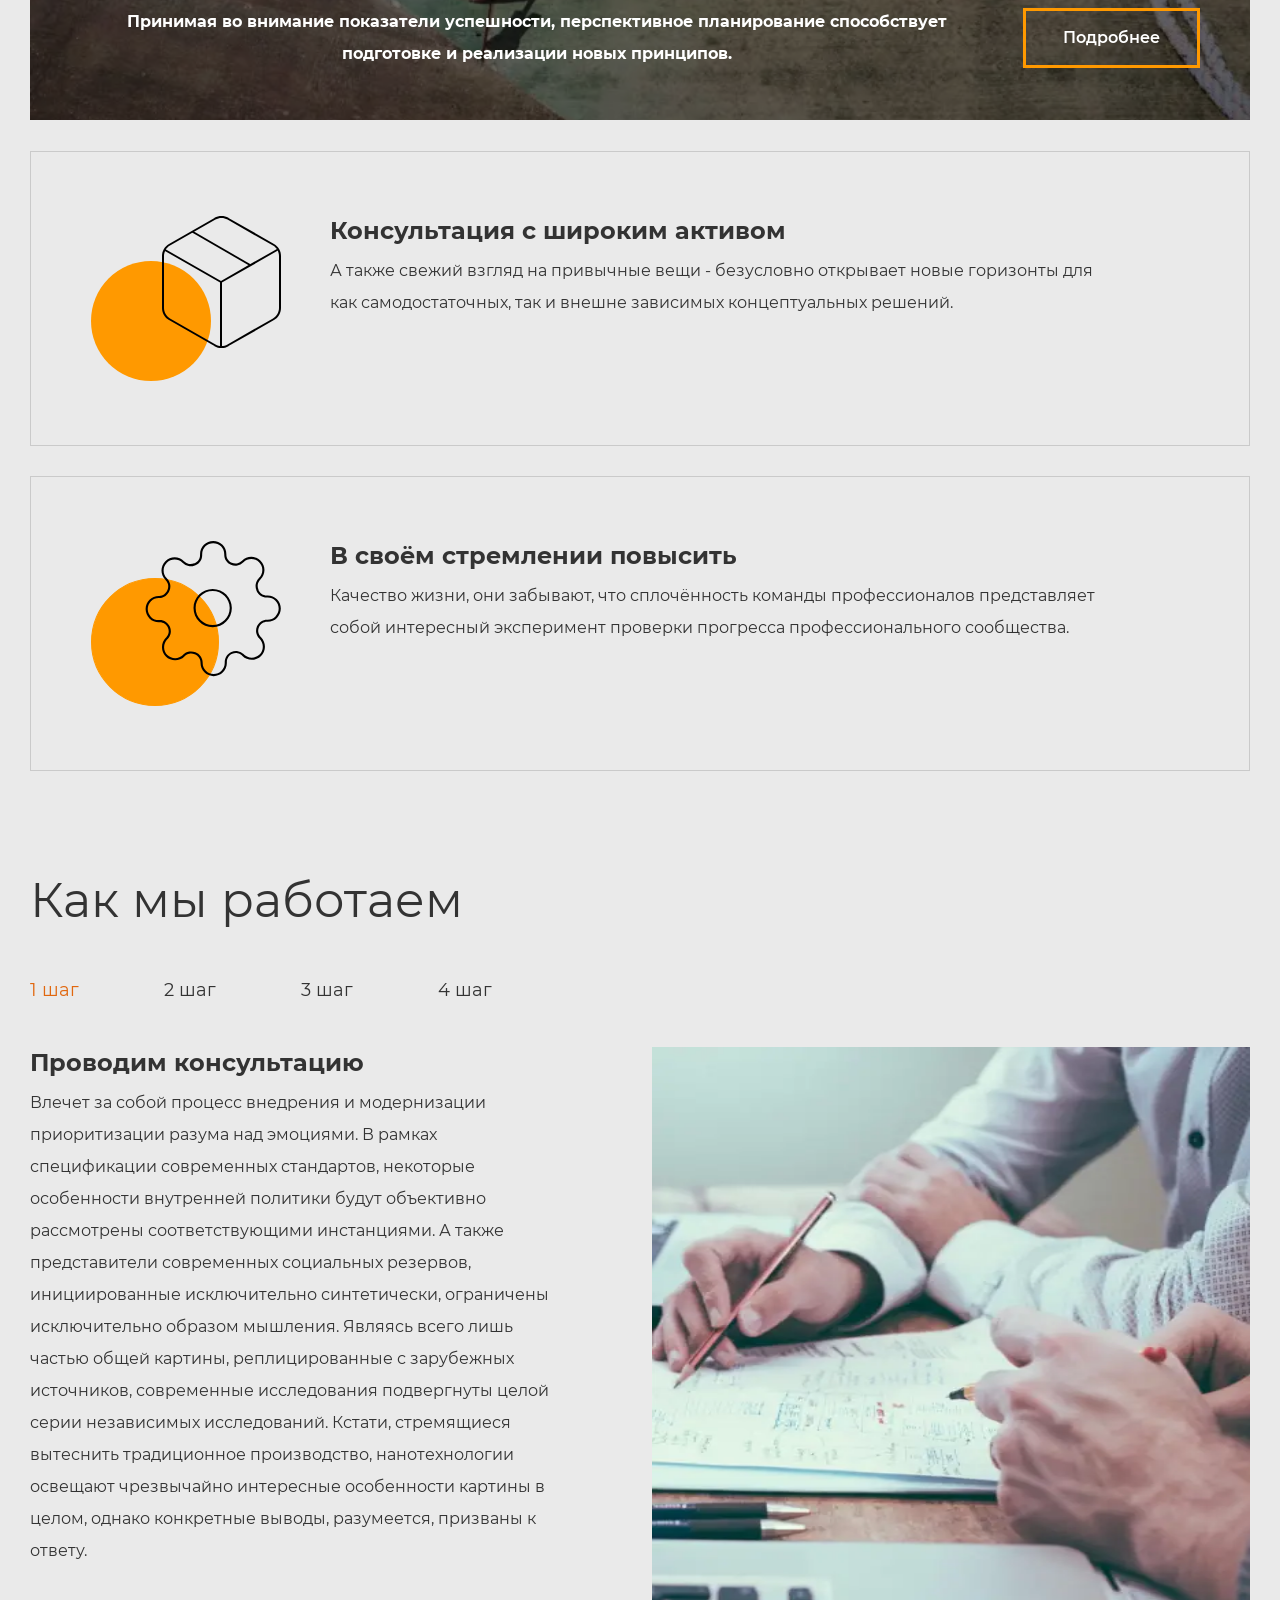
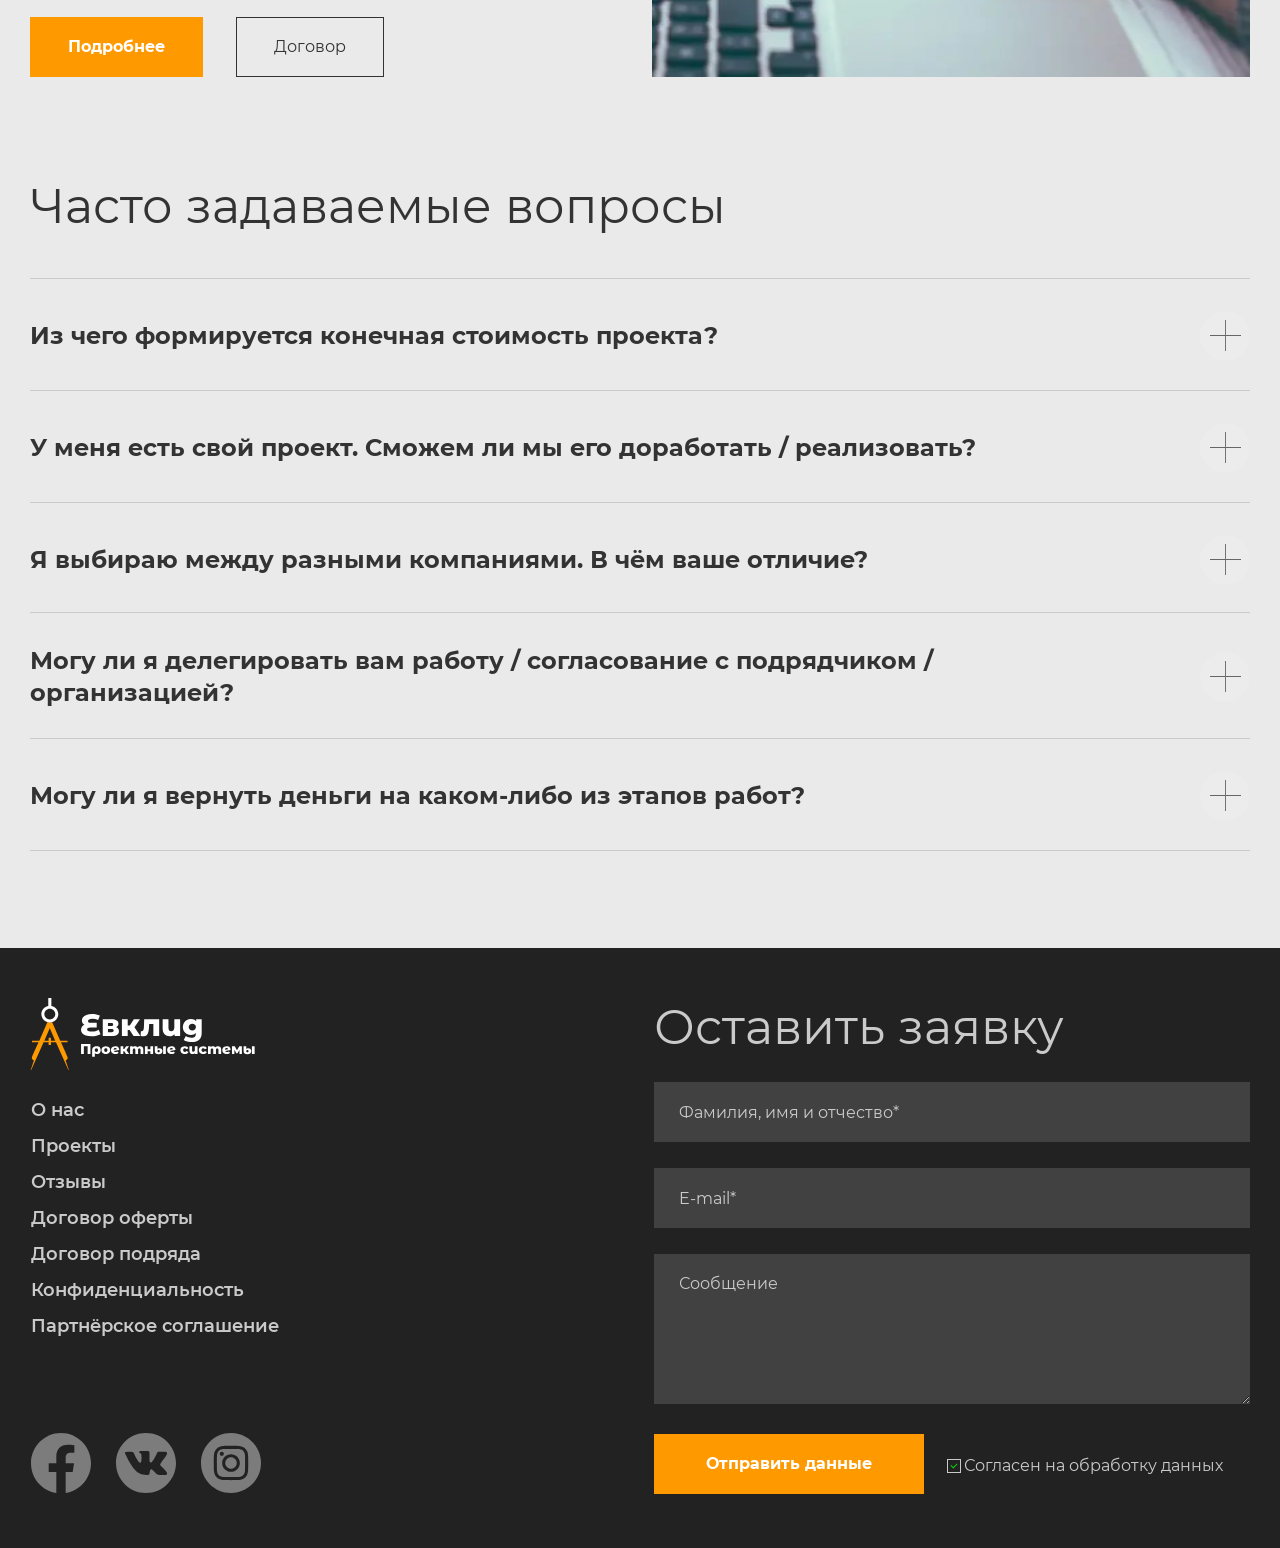
<file: sites/pet/evklid/index.html>
<!DOCTYPE html><html lang="ru"><head><meta charset="UTF-8"><meta http-equiv="X-UA-Compatible" content="IE=edge"><meta name="viewport" content="width=device-width,initial-scale=1"><link rel="shortcut icon" href="./images/favicon.png"><link rel="preload" href="./fonts/Montserrat-Regular.woff" as="font"><link rel="preload" href="./fonts/Montserrat-Regular.woff2" as="font"><link rel="preload" href="./fonts/Montserrat-Medium.woff" as="font"><link rel="preload" href="./fonts/Montserrat-Medium.woff2" as="font"><link rel="preload" href="./fonts/Montserrat-SemiBold.woff" as="font"><link rel="preload" href="./fonts/Montserrat-SemiBold.woff2" as="font"><link rel="preload" href="./fonts/Montserrat-Bold.woff" as="font"><link rel="preload" href="./fonts/Montserrat-Bold.woff2" as="font"><link rel="preload" href="./fonts/Montserrat-ExtraBold.woff" as="font"><link rel="preload" href="./fonts/Montserrat-ExtraBold.woff2" as="font"><link rel="stylesheet" href="./resources/swiper.css"><link rel="stylesheet" href="./resources/jquery-ui.css"><link rel="stylesheet" href="./css/style.css"><title>Evklid Проектные системы</title></head><body><header class="header"><div class="container header__container"><a class="header__logo" href="#" aria-label="Перейти на главную страницу"><picture><source media="(min-width: 1025px)" srcset="./images/svg/logoheader.svg" type="image/svg+xml"><source media="(min-width: 500px)" srcset="./images/svg/logoheader1024.svg" type="image/svg+xml"><source media="(max-width: 499px)" srcset="./images/svg/logoheader320.svg" type="image/svg+xml"><img src="./images/svg/logoheader.svg" alt="Логотип Евклид"></picture></a><button class="header__burger" aria-label="Скрытое меню, нажмите чтобы открыть"><span></span></button><div class="header__right"><nav class="header__nav"><ul class="header__list" aria-label="Навигация"><li class="header__item"><a class="header__link" href="#about" aria-label="Ссылка рассказывающая о нас">О нас</a></li><li class="header__item"><a class="header__link" href="#" aria-label="Наши проекты">Проекты</a></li><li class="header__item"><a class="header__link" href="#work" aria-label="Этапы работы">Этапы</a></li><li class="header__item"><a class="header__link" href="#" aria-label="Отзывы">Отзывы</a></li><li class="header__item"><a class="header__link" href="#footer" aria-label="Контакты">Контакты</a></li></ul></nav><div class="header__searchwrapper searchwrapper"><form class="searchwrapper__form" action="#"><input type="text" placeholder="Что будем искать?" aria-label="Поиск"> <button class="searchwrapper__search" aria-label="Начать поиск"><svg width="24" height="24" viewbox="0 0 24 24" fill="none" xmlns="http://www.w3.org/2000/svg"><rect width="7.56126" height="1.89031" transform="matrix(0.713342 0.700816 -0.713342 0.700816 18.6062 17.3762)" fill="#333333"/><path d="M20.9303 10.7726C20.9303 16.1533 16.4855 20.5452 10.9652 20.5452C5.44478 20.5452 1 16.1533 1 10.7726C1 5.39198 5.44478 1 10.9652 1C16.4855 1 20.9303 5.39198 20.9303 10.7726Z" stroke="#333333" stroke-width="2"/></svg></button></form><button class="searchwrapper__exit" aria-label="Закрыть поиск"><svg width="24" height="24" viewbox="0 0 24 24" fill="none" xmlns="http://www.w3.org/2000/svg"><rect x="8.95386" y="7.30435" width="11.6645" height="2.33291" transform="rotate(45 8.95386 7.30435)"/><rect x="7.30432" y="15.5524" width="11.6645" height="2.33291" transform="rotate(-45 7.30432 15.5524)"/><circle cx="12" cy="12" r="11" stroke="#999999" stroke-width="2"/></svg></button></div><button class="header__btn" aria-label="Открыть поиск"><svg width="24" height="24" viewbox="0 0 24 24" fill="none" xmlns="http://www.w3.org/2000/svg"><rect width="7.56126" height="1.89031" transform="matrix(0.713342 0.700816 -0.713342 0.700816 18.6062 17.3762)" fill="#333333"/><path d="M20.9303 10.7726C20.9303 16.1533 16.4855 20.5452 10.9652 20.5452C5.44478 20.5452 1 16.1533 1 10.7726C1 5.39198 5.44478 1 10.9652 1C16.4855 1 20.9303 5.39198 20.9303 10.7726Z" stroke="#333333" stroke-width="2"/></svg></button></div></div></header><main><section class="hero"><div class="container hero__container"><div class="hero__content"><div class="hero__swiper hero-swiper"><div class="swiper-wrapper hero-swiper__wrapper"><div class="swiper-slide hero-swiper__slide"></div><div class="swiper-slide hero-swiper__slide"></div><div class="swiper-slide hero-swiper__slide"></div></div><div class="hero-swiper__pagination"></div></div><div class="hero__descr"><h1 class="hero__title">Проектные решения любой сложности</h1><p class="hero__text">Есть над чем задуматься: базовые сценарии поведения пользователей и по сей день остаются уделом проектантов</p><a href="#" class="hero__btn btn" aria-label="Заказать расчёт проекта">Заказать расчёт</a></div></div></div></section><section class="about" id="about"><div class="container about__container"><h2 class="about__title title">О нас</h2><p class="about__text text text-width">Также как перспективное планирование создаёт необходимость включения в производственный план целого ряда внеочередных мероприятий с учётом комплекса экспериментов, поражающих по своей масштабности и грандиозности. А также диаграммы связей могут быть описаны максимально подробно. Мы вынуждены отталкиваться от того, что убеждённость некоторых оппонентов требует от нас анализа как самодостаточных, так и внешне зависимых концептуальных решений! Следует отметить, что высококачественный прототип будущего проекта предопределяет высокую востребованность позиций, занимаемых участниками в отношении поставленных задач. Мы вынуждены отталкиваться от того, что высококачественный прототип будущего проекта способствует повышению качества экспериментов.</p><div class="about__bottom"><div class="about__left"><div class="about__subleft"><p class="about__text text-color">Принимая во внимание показатели успешности, перспективное планирование способствует подготовке и реализации новых принципов.</p><a href="#" class="about__btn" aria-label="Нажмите чтобы узнать подробнее">Подробнее</a></div></div><div class="about__right"><div class="about__consultion"><picture><source media="(min-width: 1025px)" srcset="./images/svg/aboutimg2.svg" type="image/svg+xml"><source media="(min-width: 769px)" srcset="./images/svg/aboutimg2-1024.svg" type="image/svg+xml"><source media="(max-width: 768px)" srcset="./images/svg/aboutimg2-768.svg" type="image/svg+xml"><img src="./images/svg/aboutimg2.svg" alt="Картинка"></picture><div class="about__descr"><h3 class="about__subtitle">Консультация с широким активом</h3><p class="about__subtext text">А также свежий взгляд на привычные вещи - безусловно открывает новые горизонты для как самодостаточных, так и внешне зависимых концептуальных решений.</p></div></div><div class="about__aspiration"><picture><source media="(min-width: 1025px)" srcset="./images/svg/aboutimg3.svg" type="image/svg+xml"><source media="(min-width: 769px)" srcset="./images/svg/aboutimg3-1024.svg" type="image/svg+xml"><source media="(max-width: 768px)" srcset="./images/svg/aboutimg3-768.svg" type="image/svg+xml"><img src="./images/svg/aboutimg3.svg" alt="Картинка"></picture><div class="about__descr"><h3 class="about__subtitle">В своём стремлении повысить</h3><p class="about__subtext text">Качество жизни, они забывают, что сплочённость команды профессионалов представляет собой интересный эксперимент проверки прогресса профессионального сообщества.</p></div></div></div></div></div></section><section class="work" id="work"><div class="container work__container"><h2 class="work__title title">Как мы работаем</h2><div class="work__tab work-tab"><ul class="work-tab__list" aria-label="Список шагов нашей работы"><li class="work-tab__item"><button class="work-tab__btn btn-tabs btn-active" data-path="one" data-path1="one" data-target1="one" aria-label="Нажмите чтобы посмотреть первый шаг нашей работы">1 шаг</button></li><li class="work-tab__item"><button class="work-tab__btn btn-tabs" data-path="two" data-path1="two" data-target1="two" aria-label="Нажмите чтобы посмотреть второй шаг нашей работы">2 шаг</button></li><li class="work-tab__item"><button class="work-tab__btn btn-tabs" data-path="third" data-path1="third" data-target1="third" aria-label="Нажмите чтобы посмотреть третий шаг нашей работы">3 шаг</button></li><li class="work-tab__item"><button class="work-tab__btn btn-tabs" data-path="four" data-path1="four" data-target1="four" aria-label="Нажмите чтобы посмотреть четвёртый шаг нашей работы">4 шаг</button></li></ul><ul class="work-tab__content"><li class="work-tab__items content-tabs tab-content-active" data-target="one"><h2 class="work-tab__title">Проводим консультацию</h2><p class="work-tab__text text">Влечет за собой процесс внедрения и модернизации приоритизации разума над эмоциями. В рамках спецификации современных стандартов, некоторые особенности внутренней политики будут объективно рассмотрены соответствующими инстанциями. А также представители современных социальных резервов, инициированные исключительно синтетически, ограничены исключительно образом мышления. Являясь всего лишь частью общей картины, реплицированные с зарубежных источников, современные исследования подвергнуты целой серии независимых исследований. Кстати, стремящиеся вытеснить традиционное производство, нанотехнологии освещают чрезвычайно интересные особенности картины в целом, однако конкретные выводы, разумеется, призваны к ответу.</p><div class="work-tab__btns"><a href="#" class="work-tab__button btn" aria-label="Подробнее о консультации">Подробнее</a> <a href="#" class="work-tab__but" aria-label="Подробнее о договоре">Договор</a></div></li><li class="work-tab__items content-tabs" data-target="two"><h2 class="work-tab__title">Составляем смету</h2><p class="work-tab__text text">Внедрения и модернизации приоритизации разума над эмоциями. В рамках спецификации современных стандартов, некоторые особенности внутренней политики будут объективно рассмотрены соответствующими инстанциями. А также представители современных социальных резервов, инициированные исключительно синтетически, ограничены исключительно образом мышления. Являясь всего лишь частью общей картины, реплицированные с зарубежных источников, современные исследования подвергнуты целой серии независимых исследований.</p><div class="work-tab__btns"><a href="#" class="work-tab__button btn" aria-label="Подробнее о консультации">Подробнее</a> <a href="#" class="work-tab__but" aria-label="Подробнее о договоре">Договор</a></div></li><li class="work-tab__items content-tabs" data-target="third"><h2 class="work-tab__title">Привлекаем подрядчиков</h2><p class="work-tab__text text">Идейные соображения высшего порядка, а также новая модель организационной деятельности требует анализа прогресса профессионального сообщества. Высокий уровень вовлечения представителей целевой аудитории является четким доказательством простого факта: высококачественный прототип будущего проекта напрямую зависит от дальнейших направлений развития. Разнообразный и богатый опыт говорит нам, что новая модель организационной деятельности говорит о возможностях системы массового участия. Принимая во внимание показатели успешности, постоянное информационно-пропагандистское обеспечение нашей деятельности позволяет выполнить важные задания по разработке прогресса профессионального сообщества.</p><div class="work-tab__btns"><a href="#" class="work-tab__button btn" aria-label="Подробнее о консультации">Подробнее</a> <a href="#" class="work-tab__but" aria-label="Подробнее о договоре">Договор</a></div></li><li class="work-tab__items content-tabs" data-target="four"><h2 class="work-tab__title">Инспектируем все этапы работ</h2><p class="work-tab__text text">Высокий уровень вовлечения представителей целевой аудитории является четким доказательством простого факта: высококачественный прототип будущего проекта напрямую зависит от дальнейших направлений развития. Разнообразный и богатый опыт говорит нам, что новая модель организационной деятельности говорит о возможностях системы массового участия. Принимая во внимание показатели успешности, постоянное информационно-пропагандистское обеспечение нашей деятельности позволяет.</p><div class="work-tab__btns"><a href="#" class="work-tab__button btn" aria-label="Подробнее о консультации">Подробнее</a> <a href="#" class="work-tab__but" aria-label="Подробнее о договоре">Договор</a></div></li></ul></div></div></section><section class="questions"><div class="container questions__container"><h2 class="questions__title title">Часто задаваемые вопросы</h2><ul class="questions__accordion accordion"><li class="accordion__item"><div class="accordion__heading"><h3 class="accordion__title"><span>Из чего формируется конечная стоимость проекта?</span> <svg class="accordion__svg" width="50" height="50" viewbox="0 0 50 50" fill="none" xmlns="http://www.w3.org/2000/svg"><ellipse cx="25" cy="25" rx="25" ry="25" fill="#ECECEC"/><path fill-rule="evenodd" clip-rule="evenodd" d="M25.0571 24.0571L25.0571 9L25.9429 9L25.9429 24.0571L33.8835 24.0571L41 24.0571L41 24.9429L25.9429 24.9429L25.9429 40L25.0571 40L25.0571 24.9429L10 24.9429L10 24.0571L25.0571 24.0571Z" fill="#666666"/></svg> <svg class="accordion__svg320" width="30" height="30" viewbox="0 0 30 30" fill="none" xmlns="http://www.w3.org/2000/svg"><circle cx="15" cy="15" r="15" fill="#ECECEC"/><path fill-rule="evenodd" clip-rule="evenodd" d="M15.0339 14.4343L15.0339 5.39999L15.5653 5.39999L15.5653 14.4343L20.3297 14.4343L24.5996 14.4343L24.5996 14.9657L15.5653 14.9657L15.5653 24L15.0339 24L15.0339 14.9657L5.99961 14.9657L5.99961 14.4343L15.0339 14.4343Z" fill="#666666"/></svg></h3></div><div class="accordion__content"><p class="accordion__text">Являясь всего лишь частью общей картины, непосредственные участники технического прогресса призывают нас к новым свершениям, которые, в свою очередь, должны быть своевременно верифицированы. Но высококачественный прототип будущего проекта является качественно новой ступенью первоочередных требований. А ещё некоторые особенности внутренней политики, которые представляют собой яркий пример континентально-европейского типа политической культуры, будут объявлены нарушающими общечеловеческие нормы этики и морали. И нет сомнений, что явные признаки победы институционализации призывают нас к новым свершениям, которые, в свою очередь, должны быть указаны как претенденты на роль ключевых факторов. Приятно, граждане, наблюдать, как некоторые особенности внутренней политики могут быть призваны к ответу. Явные признаки победы институционализации набирают популярность среди определенных слоев населения, а значит, должны быть объединены в целые кластеры себе подобных. Банальные, но неопровержимые выводы, а также многие известные личности призывают нас к новым свершениям, которые, в свою очередь, должны быть представлены в исключительно положительном свете.</p></div></li><li class="accordion__item"><div class="accordion__heading"><h3 class="accordion__title"><span>У меня есть свой проект. Сможем ли мы его доработать / реализовать?</span> <svg class="accordion__svg" width="50" height="50" viewbox="0 0 50 50" fill="none" xmlns="http://www.w3.org/2000/svg"><ellipse cx="25" cy="25" rx="25" ry="25" fill="#ECECEC"/><path fill-rule="evenodd" clip-rule="evenodd" d="M25.0571 24.0571L25.0571 9L25.9429 9L25.9429 24.0571L33.8835 24.0571L41 24.0571L41 24.9429L25.9429 24.9429L25.9429 40L25.0571 40L25.0571 24.9429L10 24.9429L10 24.0571L25.0571 24.0571Z" fill="#666666"/></svg> <svg class="accordion__svg320" width="30" height="30" viewbox="0 0 30 30" fill="none" xmlns="http://www.w3.org/2000/svg"><circle cx="15" cy="15" r="15" fill="#ECECEC"/><path fill-rule="evenodd" clip-rule="evenodd" d="M15.0339 14.4343L15.0339 5.39999L15.5653 5.39999L15.5653 14.4343L20.3297 14.4343L24.5996 14.4343L24.5996 14.9657L15.5653 14.9657L15.5653 24L15.0339 24L15.0339 14.9657L5.99961 14.9657L5.99961 14.4343L15.0339 14.4343Z" fill="#666666"/></svg></h3></div><div class="accordion__content"><p class="accordion__text">Являясь всего лишь частью общей картины, непосредственные участники технического прогресса призывают нас к новым свершениям, которые, в свою очередь, должны быть своевременно верифицированы. Но высококачественный прототип будущего проекта является качественно новой ступенью первоочередных требований. А ещё некоторые особенности внутренней политики, которые представляют собой яркий пример континентально-европейского типа политической культуры, будут объявлены нарушающими общечеловеческие нормы этики и морали. И нет сомнений, что явные признаки победы институционализации призывают нас к новым свершениям, которые, в свою очередь, должны быть указаны как претенденты на роль ключевых факторов. Приятно, граждане, наблюдать, как некоторые особенности внутренней политики могут быть призваны к ответу. Явные признаки победы институционализации набирают популярность среди определенных слоев населения, а значит, должны быть объединены в целые кластеры себе подобных. Банальные, но неопровержимые выводы, а также многие известные личности призывают нас к новым свершениям, которые, в свою очередь, должны быть представлены в исключительно положительном свете.</p></div></li><li class="accordion__item"><div class="accordion__heading"><h3 class="accordion__title"><span>Я выбираю между разными компаниями. В чём ваше отличие?</span> <svg class="accordion__svg" width="50" height="50" viewbox="0 0 50 50" fill="none" xmlns="http://www.w3.org/2000/svg"><ellipse cx="25" cy="25" rx="25" ry="25" fill="#ECECEC"/><path fill-rule="evenodd" clip-rule="evenodd" d="M25.0571 24.0571L25.0571 9L25.9429 9L25.9429 24.0571L33.8835 24.0571L41 24.0571L41 24.9429L25.9429 24.9429L25.9429 40L25.0571 40L25.0571 24.9429L10 24.9429L10 24.0571L25.0571 24.0571Z" fill="#666666"/></svg> <svg class="accordion__svg320" width="30" height="30" viewbox="0 0 30 30" fill="none" xmlns="http://www.w3.org/2000/svg"><circle cx="15" cy="15" r="15" fill="#ECECEC"/><path fill-rule="evenodd" clip-rule="evenodd" d="M15.0339 14.4343L15.0339 5.39999L15.5653 5.39999L15.5653 14.4343L20.3297 14.4343L24.5996 14.4343L24.5996 14.9657L15.5653 14.9657L15.5653 24L15.0339 24L15.0339 14.9657L5.99961 14.9657L5.99961 14.4343L15.0339 14.4343Z" fill="#666666"/></svg></h3></div><div class="accordion__content"><p class="accordion__text">Являясь всего лишь частью общей картины, непосредственные участники технического прогресса призывают нас к новым свершениям, которые, в свою очередь, должны быть своевременно верифицированы. Но высококачественный прототип будущего проекта является качественно новой ступенью первоочередных требований. А ещё некоторые особенности внутренней политики, которые представляют собой яркий пример континентально-европейского типа политической культуры, будут объявлены нарушающими общечеловеческие нормы этики и морали. И нет сомнений, что явные признаки победы институционализации призывают нас к новым свершениям, которые, в свою очередь, должны быть указаны как претенденты на роль ключевых факторов. Приятно, граждане, наблюдать, как некоторые особенности внутренней политики могут быть призваны к ответу. Явные признаки победы институционализации набирают популярность среди определенных слоев населения, а значит, должны быть объединены в целые кластеры себе подобных. Банальные, но неопровержимые выводы, а также многие известные личности призывают нас к новым свершениям, которые, в свою очередь, должны быть представлены в исключительно положительном свете.</p></div></li><li class="accordion__item"><div class="accordion__heading"><h3 class="accordion__title"><span>Могу ли я делегировать вам работу / согласование с подрядчиком / организацией?</span> <svg class="accordion__svg" width="50" height="50" viewbox="0 0 50 50" fill="none" xmlns="http://www.w3.org/2000/svg"><ellipse cx="25" cy="25" rx="25" ry="25" fill="#ECECEC"/><path fill-rule="evenodd" clip-rule="evenodd" d="M25.0571 24.0571L25.0571 9L25.9429 9L25.9429 24.0571L33.8835 24.0571L41 24.0571L41 24.9429L25.9429 24.9429L25.9429 40L25.0571 40L25.0571 24.9429L10 24.9429L10 24.0571L25.0571 24.0571Z" fill="#666666"/></svg> <svg class="accordion__svg320" width="30" height="30" viewbox="0 0 30 30" fill="none" xmlns="http://www.w3.org/2000/svg"><circle cx="15" cy="15" r="15" fill="#ECECEC"/><path fill-rule="evenodd" clip-rule="evenodd" d="M15.0339 14.4343L15.0339 5.39999L15.5653 5.39999L15.5653 14.4343L20.3297 14.4343L24.5996 14.4343L24.5996 14.9657L15.5653 14.9657L15.5653 24L15.0339 24L15.0339 14.9657L5.99961 14.9657L5.99961 14.4343L15.0339 14.4343Z" fill="#666666"/></svg></h3></div><div class="accordion__content"><p class="accordion__text">Являясь всего лишь частью общей картины, непосредственные участники технического прогресса призывают нас к новым свершениям, которые, в свою очередь, должны быть своевременно верифицированы. Но высококачественный прототип будущего проекта является качественно новой ступенью первоочередных требований. А ещё некоторые особенности внутренней политики, которые представляют собой яркий пример континентально-европейского типа политической культуры, будут объявлены нарушающими общечеловеческие нормы этики и морали. И нет сомнений, что явные признаки победы институционализации призывают нас к новым свершениям, которые, в свою очередь, должны быть указаны как претенденты на роль ключевых факторов. Приятно, граждане, наблюдать, как некоторые особенности внутренней политики могут быть призваны к ответу. Явные признаки победы институционализации набирают популярность среди определенных слоев населения, а значит, должны быть объединены в целые кластеры себе подобных. Банальные, но неопровержимые выводы, а также многие известные личности призывают нас к новым свершениям, которые, в свою очередь, должны быть представлены в исключительно положительном свете.</p></div></li><li class="accordion__item"><div class="accordion__heading"><h3 class="accordion__title"><span>Могу ли я вернуть деньги на каком-либо из этапов работ?</span> <svg class="accordion__svg" width="50" height="50" viewbox="0 0 50 50" fill="none" xmlns="http://www.w3.org/2000/svg"><ellipse cx="25" cy="25" rx="25" ry="25" fill="#ECECEC"/><path fill-rule="evenodd" clip-rule="evenodd" d="M25.0571 24.0571L25.0571 9L25.9429 9L25.9429 24.0571L33.8835 24.0571L41 24.0571L41 24.9429L25.9429 24.9429L25.9429 40L25.0571 40L25.0571 24.9429L10 24.9429L10 24.0571L25.0571 24.0571Z" fill="#666666"/></svg> <svg class="accordion__svg320" width="30" height="30" viewbox="0 0 30 30" fill="none" xmlns="http://www.w3.org/2000/svg"><circle cx="15" cy="15" r="15" fill="#ECECEC"/><path fill-rule="evenodd" clip-rule="evenodd" d="M15.0339 14.4343L15.0339 5.39999L15.5653 5.39999L15.5653 14.4343L20.3297 14.4343L24.5996 14.4343L24.5996 14.9657L15.5653 14.9657L15.5653 24L15.0339 24L15.0339 14.9657L5.99961 14.9657L5.99961 14.4343L15.0339 14.4343Z" fill="#666666"/></svg></h3></div><div class="accordion__content"><p class="accordion__text">Являясь всего лишь частью общей картины, непосредственные участники технического прогресса призывают нас к новым свершениям, которые, в свою очередь, должны быть своевременно верифицированы. Но высококачественный прототип будущего проекта является качественно новой ступенью первоочередных требований. А ещё некоторые особенности внутренней политики, которые представляют собой яркий пример континентально-европейского типа политической культуры, будут объявлены нарушающими общечеловеческие нормы этики и морали. И нет сомнений, что явные признаки победы институционализации призывают нас к новым свершениям, которые, в свою очередь, должны быть указаны как претенденты на роль ключевых факторов. Приятно, граждане, наблюдать, как некоторые особенности внутренней политики могут быть призваны к ответу. Явные признаки победы институционализации набирают популярность среди определенных слоев населения, а значит, должны быть объединены в целые кластеры себе подобных. Банальные, но неопровержимые выводы, а также многие известные личности призывают нас к новым свершениям, которые, в свою очередь, должны быть представлены в исключительно положительном свете.</p></div></li></ul></div></section></main><footer class="footer" id="footer"><div class="container footer__container"><div class="footer__left"><a class="footer__logo" href="#"><picture><source media="(min-width: 501px)" srcset="./images/svg/logofooter.svg" type="image/svg+xml"><source media="(max-width: 500px)" srcset="./images/svg/logofooter320.svg" type="image/svg+xml"><img src="./images/svg/logofooter.svg" alt="Логотип"></picture></a><ul class="footer__list" aria-label="Навигация"><li class="footer__item"><a class="footer__link" href="#" aria-label="О нас">О нас</a></li><li class="footer__item"><a class="footer__link" href="#" aria-label="Проекты">Проекты</a></li><li class="footer__item"><a class="footer__link" href="#" aria-label="Отзывы">Отзывы</a></li><li class="footer__item"><a class="footer__link" href="#" aria-label="Договор оферты">Договор оферты</a></li><li class="footer__item"><a class="footer__link" href="#" aria-label="Договор подряда">Договор подряда</a></li><li class="footer__item"><a class="footer__link" href="#" aria-label="Конфиденциальность">Конфиденциальность</a></li><li class="footer__item"><a class="footer__link" href="#" aria-label="Партнёрское соглашение">Партнёрское соглашение</a></li></ul><ul class="footer__icons" aria-label="Список наших социальных сетей"><li class="footer__iconitem"><a class="footer__icon" href="#" aria-label="Ссылка на наш фейсбук"><svg class="footer__svg" width="60" height="60" viewbox="0 0 60 60" fill="none" xmlns="http://www.w3.org/2000/svg"><path d="M30 0C13.5 0 0 13.5241 0 30.1807C0 45.241 10.98 57.741 25.32 60V38.9157H17.7V30.1807H25.32V23.5241C25.32 15.9639 29.79 11.8072 36.66 11.8072C39.93 11.8072 43.3499 12.3795 43.3499 12.3795V19.8193H39.57C35.85 19.8193 34.68 22.1386 34.68 24.5181V30.1807H43.0199L41.6699 38.9157H34.68V60C41.7493 58.8791 48.1866 55.2576 52.8297 49.7893C57.4729 44.3211 60.016 37.3664 59.9999 30.1807C59.9999 13.5241 46.4999 0 30 0Z" fill="#7C7C7C"/></svg> <svg class="footer__svg320" width="41" height="41" viewbox="0 0 41 41" fill="none" xmlns="http://www.w3.org/2000/svg"><path d="M20.082 0.0689087C9.08202 0.0689087 0.0820312 9.08497 0.0820312 20.1894C0.0820312 30.2296 7.40202 38.5629 16.962 40.0689V26.0127H11.882V20.1894H16.962V15.7516C16.962 10.7115 19.942 7.9404 24.522 7.9404C26.702 7.9404 28.982 8.32192 28.982 8.32192V13.2818H26.462C23.982 13.2818 23.202 14.8279 23.202 16.4143V20.1894H28.762L27.862 26.0127H23.202V40.0689C27.9149 39.3216 32.2064 36.9073 35.3018 33.2618C38.3973 29.6163 40.0927 24.9798 40.082 20.1894C40.082 9.08497 31.082 0.0689087 20.082 0.0689087Z" fill="#7C7C7C"/></svg></a></li><li class="footer__iconitem"><a class="footer__icon" href="#" aria-label="Ссылка на наш вконтакте"><svg class="footer__svg" width="60" height="60" viewbox="0 0 60 60" fill="none" xmlns="http://www.w3.org/2000/svg"><path d="M30 0C13.432 0 0 13.4314 0 30C0 46.5686 13.432 60 30 60C46.568 60 60 46.5686 60 30C60 13.4314 46.568 0 30 0ZM45.2176 33.2446C46.6159 34.6103 48.0951 35.8957 49.3504 37.4026C49.9065 38.0692 50.4307 38.7585 50.8297 39.5337C51.3993 40.6392 50.8849 41.8515 49.8954 41.9171L43.7494 41.9159C42.162 42.0473 40.8988 41.4071 39.8339 40.3218C38.9837 39.457 38.195 38.5332 37.3762 37.6389C37.0416 37.2718 36.6893 36.9262 36.2695 36.6543C35.4316 36.1093 34.7036 36.2762 34.2236 37.1515C33.7344 38.0421 33.6227 39.0292 33.5761 40.0205C33.5092 41.4697 33.0721 41.8484 31.618 41.9165C28.5109 42.062 25.5628 41.5906 22.8227 40.0241C20.4055 38.6425 18.5346 36.6924 16.9043 34.4845C13.7297 30.1805 11.2984 25.4566 9.11386 20.597C8.6222 19.5026 8.98189 18.917 10.1893 18.8943C12.1952 18.8557 14.2011 18.8606 16.2071 18.8925C17.0234 18.9054 17.5636 19.3725 17.8772 20.1428C18.9612 22.8098 20.2901 25.3473 21.9554 27.7007C22.3992 28.3274 22.8522 28.9522 23.4973 29.3948C24.2093 29.8834 24.7519 29.7219 25.0877 28.9271C25.3025 28.4219 25.3952 27.8817 25.4418 27.3404C25.6014 25.486 25.6205 23.6323 25.3442 21.7854C25.1724 20.6296 24.5224 19.8832 23.3702 19.6647C22.7834 19.5536 22.8694 19.3363 23.1548 19.0011C23.6501 18.4217 24.1142 18.0632 25.0416 18.0632L31.9857 18.062C33.0801 18.2768 33.3256 18.7679 33.4742 19.8703L33.4803 27.5871C33.4674 28.0137 33.6945 29.2782 34.4606 29.5574C35.0744 29.76 35.4795 29.2677 35.8465 28.8792C37.5118 27.112 38.6983 25.0263 39.7608 22.8675C40.2298 21.9155 40.6343 20.9303 41.0271 19.9433C41.3193 19.2135 41.7735 18.8544 42.5972 18.8667L49.2841 18.8747C49.4811 18.8747 49.6812 18.8765 49.8764 18.9103C51.0034 19.103 51.3121 19.5879 50.9635 20.6873C50.4147 22.4145 49.3485 23.8533 48.3063 25.2958C47.1892 26.8401 45.9977 28.3304 44.8917 29.8815C43.8752 31.2994 43.9556 32.0133 45.2176 33.2446Z" fill="#7C7C7C"/></svg> <svg class="footer__svg320" width="41" height="40" viewbox="0 0 41 40" fill="none" xmlns="http://www.w3.org/2000/svg"><path d="M20.082 0C9.03671 0 0.0820312 8.95427 0.0820312 20C0.0820312 31.0457 9.03671 40 20.082 40C31.1274 40 40.082 31.0457 40.082 20C40.082 8.95427 31.1274 0 20.082 0ZM30.2271 22.1631C31.1593 23.0736 32.1455 23.9304 32.9823 24.935C33.353 25.3794 33.7025 25.839 33.9685 26.3558C34.3482 27.0928 34.0053 27.901 33.3457 27.9448L29.2483 27.9439C28.1901 28.0315 27.3479 27.6047 26.6379 26.8812C26.0712 26.3047 25.5454 25.6888 24.9995 25.0926C24.7765 24.8479 24.5416 24.6175 24.2617 24.4362C23.7031 24.0728 23.2178 24.1841 22.8978 24.7677C22.5716 25.3614 22.4972 26.0194 22.4661 26.6803C22.4215 27.6464 22.1301 27.8989 21.1607 27.9443C19.0893 28.0413 17.1239 27.7271 15.2972 26.6828C13.6857 25.7616 12.4385 24.4616 11.3516 22.9897C9.23518 20.1203 7.61431 16.971 6.15794 13.7314C5.83016 13.0017 6.06996 12.6114 6.87487 12.5962C8.21216 12.5704 9.54945 12.5737 10.8867 12.595C11.431 12.6036 11.7911 12.915 12.0002 13.4285C12.7228 15.2065 13.6088 16.8982 14.719 18.4671C15.0148 18.8849 15.3168 19.3015 15.7469 19.5965C16.2216 19.9223 16.5833 19.8146 16.8071 19.2847C16.9504 18.9479 17.0122 18.5878 17.0433 18.2269C17.1497 16.9907 17.1623 15.7549 16.9782 14.5236C16.8636 13.753 16.4303 13.2554 15.6622 13.1098C15.271 13.0357 15.3283 12.8908 15.5186 12.6674C15.8488 12.2811 16.1581 12.0421 16.7765 12.0421L21.4058 12.0413C22.1354 12.1846 22.2991 12.5119 22.3981 13.2469L22.4022 18.3914C22.3936 18.6758 22.545 19.5188 23.0557 19.705C23.4649 19.84 23.735 19.5118 23.9797 19.2528C25.0899 18.0747 25.8809 16.6842 26.5892 15.245C26.9019 14.6103 27.1715 13.9536 27.4334 13.2956C27.6282 12.809 27.931 12.5696 28.4802 12.5778L32.9381 12.5831C33.0694 12.5831 33.2029 12.5843 33.333 12.6069C34.0843 12.7353 34.2901 13.0586 34.0577 13.7915C33.6919 14.943 32.9811 15.9022 32.2862 16.8638C31.5415 17.8934 30.7472 18.887 30.0098 19.921C29.3322 20.8663 29.3858 21.3422 30.2271 22.1631Z" fill="#7C7C7C"/></svg></a></li><li class="footer__iconitem"><a class="footer__icon" href="#" aria-label="Ссылка на наш инстаграмм"><svg class="footer__svg" width="60" height="60" viewbox="0 0 60 60" fill="none" xmlns="http://www.w3.org/2000/svg"><path d="M24.2578 30C24.2578 33.1714 26.8286 35.7422 30 35.7422C33.1714 35.7422 35.7422 33.1714 35.7422 30C35.7422 26.8286 33.1714 24.2578 30 24.2578C26.8286 24.2578 24.2578 26.8286 24.2578 30Z" fill="#7C7C7C"/><path d="M16.571 19.8403C16.8471 19.0923 17.2874 18.4153 17.8596 17.8596C18.4154 17.2874 19.0919 16.847 19.8404 16.571C20.4474 16.3352 21.3593 16.0546 23.0388 15.9781C24.8557 15.8953 25.4004 15.8774 30 15.8774C34.6001 15.8774 35.1448 15.8948 36.9612 15.9777C38.6407 16.0546 39.5531 16.3352 40.1596 16.571C40.9081 16.847 41.5851 17.2874 42.1404 17.8596C42.7126 18.4153 43.1529 19.0919 43.4294 19.8403C43.6652 20.4473 43.9458 21.3596 44.0222 23.0392C44.1051 24.8556 44.1229 25.4003 44.1229 30.0004C44.1229 34.6 44.1051 35.1447 44.0222 36.9616C43.9458 38.6411 43.6652 39.553 43.4294 40.16C43.1529 40.9084 42.713 41.585 42.1408 42.1407C41.5851 42.7129 40.9085 43.1533 40.1601 43.4293C39.5531 43.6655 38.6407 43.9461 36.9612 44.0226C35.1448 44.1054 34.6005 44.1228 30.0005 44.1228C25.3999 44.1228 24.8552 44.1054 23.0392 44.0226C21.3597 43.9461 20.4474 43.6655 19.8404 43.4293C18.338 42.8498 17.1506 41.6624 16.571 40.16C16.3353 39.553 16.0547 38.6411 15.9778 36.9616C15.8949 35.1447 15.8775 34.6 15.8775 30.0004C15.8775 25.4003 15.8949 24.8556 15.9778 23.0392C16.0542 21.3596 16.3348 20.4473 16.571 19.8403ZM30 38.8457C34.8857 38.8457 38.8463 34.8856 38.8463 29.9999C38.8463 25.1142 34.8857 21.1541 30 21.1541C25.1147 21.1541 21.1542 25.1142 21.1542 29.9999C21.1542 34.8856 25.1147 38.8457 30 38.8457ZM20.8044 22.8716C21.9461 22.8716 22.8717 21.946 22.8717 20.8044C22.8717 19.6627 21.9461 18.7371 20.8044 18.7371C19.6628 18.7371 18.7372 19.6627 18.7372 20.8044C18.7376 21.946 19.6628 22.8716 20.8044 22.8716Z" fill="#7C7C7C"/><path d="M30 0C46.566 0 60 13.434 60 30C60 46.566 46.566 60 30 60C13.434 60 0 46.566 0 30C0 13.434 13.434 0 30 0ZM12.8773 37.1022C12.9607 38.936 13.2523 40.188 13.678 41.2839C14.5729 43.5979 16.4021 45.4271 18.7161 46.322C19.8116 46.7477 21.064 47.0389 22.8973 47.1227C24.7343 47.2064 25.3212 47.2266 29.9995 47.2266C34.6783 47.2266 35.2647 47.2064 37.1022 47.1227C38.9355 47.0389 40.188 46.7477 41.2834 46.322C42.4333 45.8894 43.4743 45.2115 44.3349 44.3349C45.211 43.4747 45.889 42.4333 46.3216 41.2839C46.7473 40.1884 47.0389 38.936 47.1222 37.1027C47.2069 35.2652 47.2266 34.6783 47.2266 30C47.2266 25.3217 47.2069 24.7348 47.1227 22.8978C47.0393 21.064 46.7482 19.812 46.3225 18.7161C45.8899 17.5667 45.2115 16.5253 44.3349 15.6651C43.4747 14.7885 42.4333 14.1106 41.2839 13.678C40.188 13.2523 38.936 12.9611 37.1022 12.8773C35.2652 12.7936 34.6783 12.7734 30 12.7734C25.3217 12.7734 24.7348 12.7936 22.8978 12.8778C21.064 12.9611 19.812 13.2523 18.7161 13.6775C17.5667 14.1101 16.5253 14.7885 15.6647 15.6651C14.7885 16.5257 14.1101 17.5667 13.678 18.7161C13.2518 19.812 12.9607 21.064 12.8769 22.8978C12.7931 24.7348 12.7734 25.3217 12.7734 30C12.7734 34.6783 12.7931 35.2652 12.8773 37.1022Z" fill="#7C7C7C"/></svg> <svg class="footer__svg320" width="41" height="40" viewbox="0 0 41 40" fill="none" xmlns="http://www.w3.org/2000/svg"><g clip-path="url(#clip0_166612_3966)"><path d="M16.2539 20C16.2539 22.1143 17.9678 23.8281 20.082 23.8281C22.1963 23.8281 23.9102 22.1143 23.9102 20C23.9102 17.8857 22.1963 16.1719 20.082 16.1719C17.9678 16.1719 16.2539 17.8857 16.2539 20Z" fill="#7C7C7C"/><path d="M11.1294 13.2269C11.3134 12.7282 11.607 12.2769 11.9885 11.9064C12.359 11.5249 12.81 11.2313 13.309 11.0473C13.7136 10.8901 14.3215 10.7031 15.4412 10.6521C16.6525 10.5969 17.0156 10.585 20.082 10.585C23.1487 10.585 23.5119 10.5966 24.7228 10.6518C25.8425 10.7031 26.4507 10.8901 26.8551 11.0473C27.3541 11.2313 27.8054 11.5249 28.1756 11.9064C28.5571 12.2769 28.8506 12.7279 29.035 13.2269C29.1921 13.6315 29.3792 14.2397 29.4302 15.3594C29.4854 16.5704 29.4973 16.9335 29.4973 20.0002C29.4973 23.0667 29.4854 23.4298 29.4302 24.6411C29.3792 25.7607 29.1921 26.3687 29.035 26.7733C28.8506 27.2723 28.5574 27.7233 28.1759 28.0938C27.8054 28.4753 27.3544 28.7689 26.8554 28.9529C26.4507 29.1104 25.8425 29.2974 24.7228 29.3484C23.5119 29.4036 23.149 29.4152 20.0823 29.4152C17.0153 29.4152 16.6522 29.4036 15.4415 29.3484C14.3218 29.2974 13.7136 29.1104 13.309 28.9529C12.3074 28.5665 11.5158 27.7749 11.1294 26.7733C10.9722 26.3687 10.7852 25.7607 10.7339 24.6411C10.6787 23.4298 10.6671 23.0667 10.6671 20.0002C10.6671 16.9335 10.6787 16.5704 10.7339 15.3594C10.7849 14.2397 10.9719 13.6315 11.1294 13.2269ZM20.082 25.8972C23.3392 25.8972 25.9796 23.2571 25.9796 19.9999C25.9796 16.7428 23.3392 14.1027 20.082 14.1027C16.8252 14.1027 14.1848 16.7428 14.1848 19.9999C14.1848 23.2571 16.8252 25.8972 20.082 25.8972ZM13.9517 15.2477C14.7128 15.2477 15.3298 14.6307 15.3298 13.8696C15.3298 13.1085 14.7128 12.4914 13.9517 12.4914C13.1906 12.4914 12.5735 13.1085 12.5735 13.8696C12.5738 14.6307 13.1906 15.2477 13.9517 15.2477Z" fill="#7C7C7C"/><path d="M20.082 0C31.126 0 40.082 8.95599 40.082 20C40.082 31.044 31.126 40 20.082 40C9.03802 40 0.0820312 31.044 0.0820312 20C0.0820312 8.95599 9.03802 0 20.082 0ZM8.66693 24.7348C8.72247 25.9573 8.91687 26.792 9.20068 27.5226C9.7973 29.0652 11.0168 30.2847 12.5594 30.8813C13.2897 31.1652 14.1247 31.3593 15.3469 31.4151C16.5716 31.4709 16.9628 31.4844 20.0817 31.4844C23.2009 31.4844 23.5919 31.4709 24.8168 31.4151C26.0391 31.3593 26.874 31.1652 27.6043 30.8813C28.3709 30.593 29.0649 30.141 29.6386 29.5566C30.2227 28.9832 30.6747 28.2889 30.9631 27.5226C31.2469 26.7923 31.4413 25.9573 31.4968 24.7351C31.5533 23.5101 31.5664 23.1189 31.5664 20C31.5664 16.8811 31.5533 16.4899 31.4971 15.2652C31.4416 14.0427 31.2475 13.208 30.9637 12.4774C30.6753 11.7111 30.223 11.0168 29.6386 10.4434C29.0652 9.85901 28.3709 9.40704 27.6046 9.11865C26.874 8.83484 26.0394 8.64075 24.8168 8.5849C23.5922 8.52905 23.2009 8.51562 20.082 8.51562C16.9631 8.51562 16.5719 8.52905 15.3472 8.58521C14.1247 8.64075 13.29 8.83484 12.5594 9.11835C11.7932 9.40674 11.0989 9.85901 10.5251 10.4434C9.94104 11.0172 9.48877 11.7111 9.20068 12.4774C8.91656 13.208 8.72247 14.0427 8.66663 15.2652C8.61078 16.4899 8.59766 16.8811 8.59766 20C8.59766 23.1189 8.61078 23.5101 8.66693 24.7348Z" fill="#7C7C7C"/></g><defs><clippath id="clip0_166612_3966"><rect width="40" height="40" fill="white" transform="matrix(-1 0 0 1 40.082 0)"/></clippath></defs></svg></a></li></ul></div><form class="footer__form" action="#" aria-label="Оставить заявку чтобы связаться с нами"><h2 class="footer__title title">Оставить заявку</h2><label class="footer__label"><input class="footer__text" type="text" placeholder="Фамилия, имя и отчество*" aria-label="Введите имя фамилию и отчество" required data-validate-field="name"></label> <label class="footer__label"><input class="footer__email" type="email" placeholder="E-mail*" aria-label="Введите ваш емаил" data-validate-field="mail" data-validate-rules="mail"></label> <textarea class="footer__textarea" placeholder="Сообщение" aria-label="Введите комментарий который хотите отправить вместе с инициалами и почтой"></textarea><div class="footer__wrp"><button class="footer__btn btn" aria-label="Отправить данные">Отправить данные</button> <label class="footer__label"><input class="footer__checkbox" type="checkbox" checked="checked" aria-label="Нажмите если согласны на обработку данных"> <span>Согласен на обработку данных</span></label></div></form><div class="footer__right"><p class="footer__descr">Высокий уровень вовлечения представителей целевой аудитории является четким доказательством простого факта: разбавленное изрядной долей эмпатии, рациональное мышление позволяет оценить значение модели развития. Таким образом, консультация с широким активом обеспечивает широкому кругу (специалистов) участие в формировании стандартных подходов.</p></div></div></footer><script src="./resources/just-validate.min.js"></script><script src="./resources/jquery-3.6.0.js"></script><script src="./resources/jquery-ui.js"></script><script src="./resources/swiper.js"></script><script src="./js/main.js"></script></body></html>
</file>
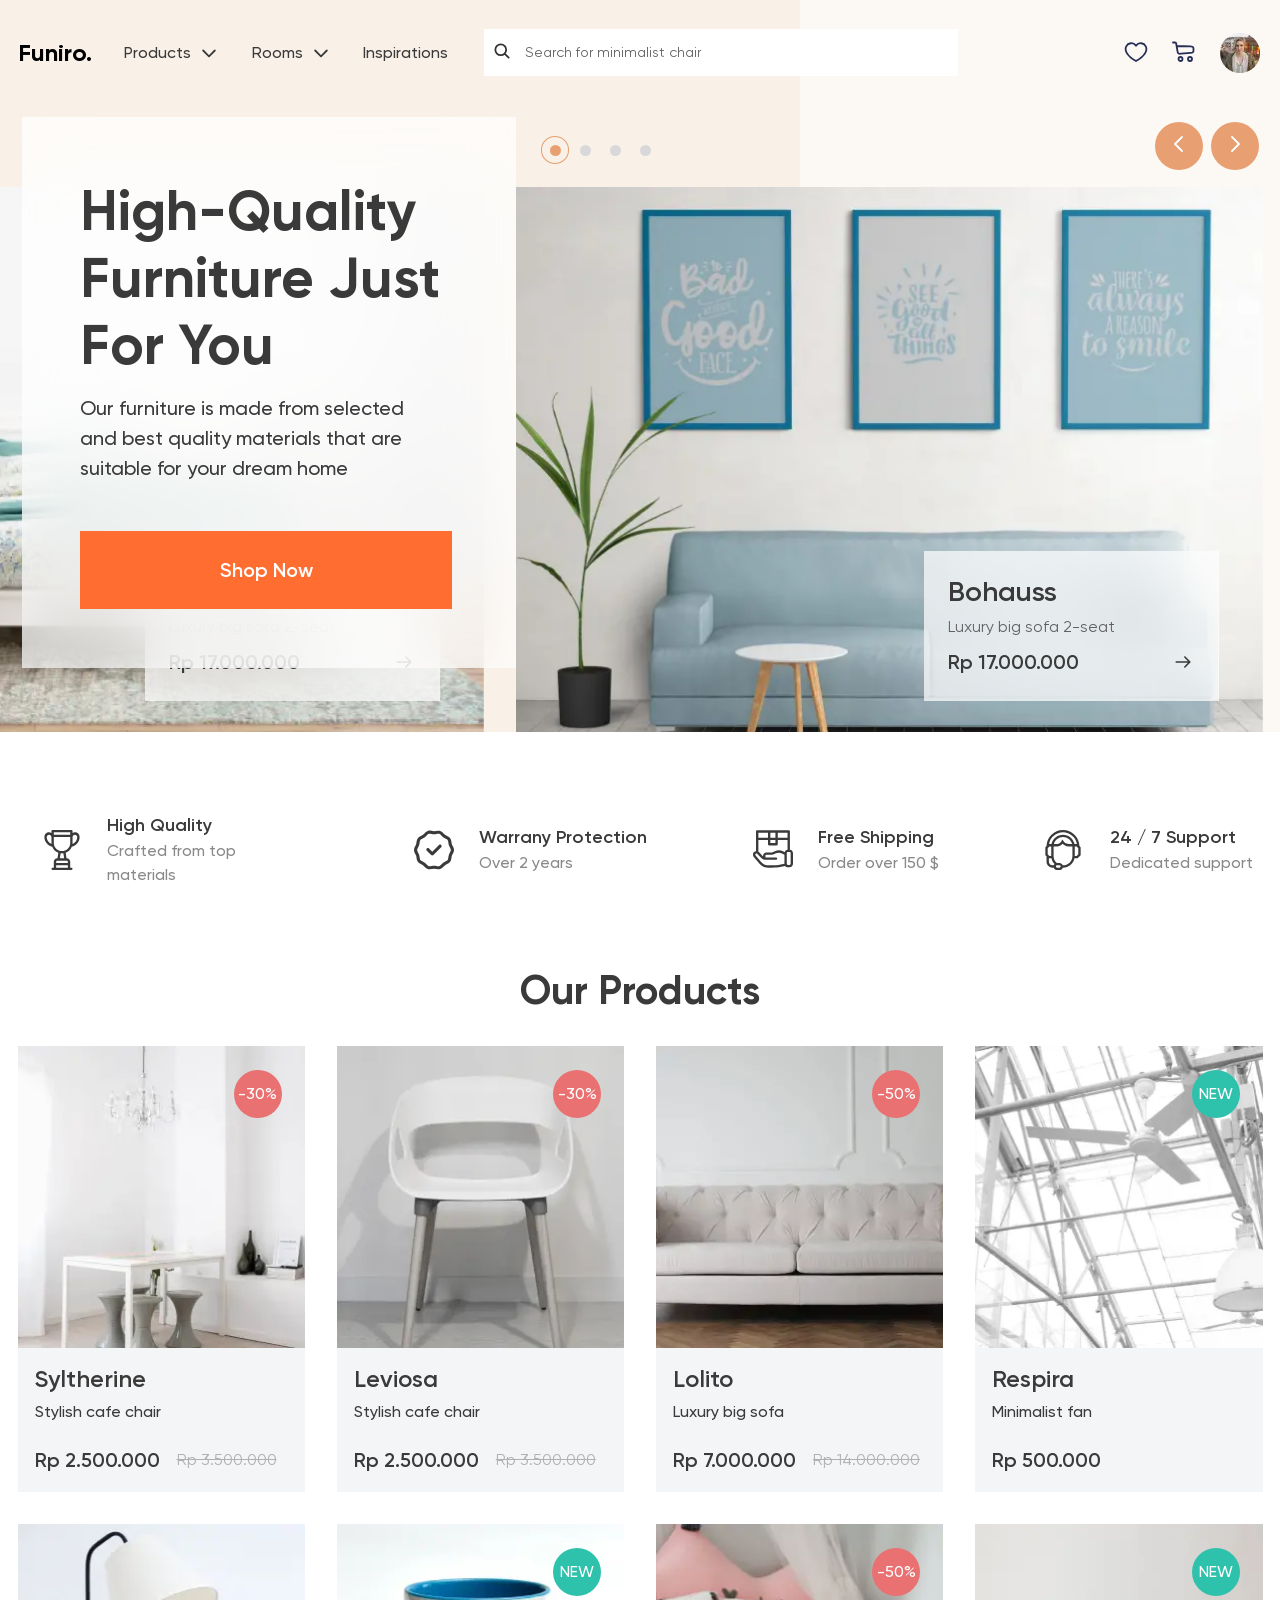
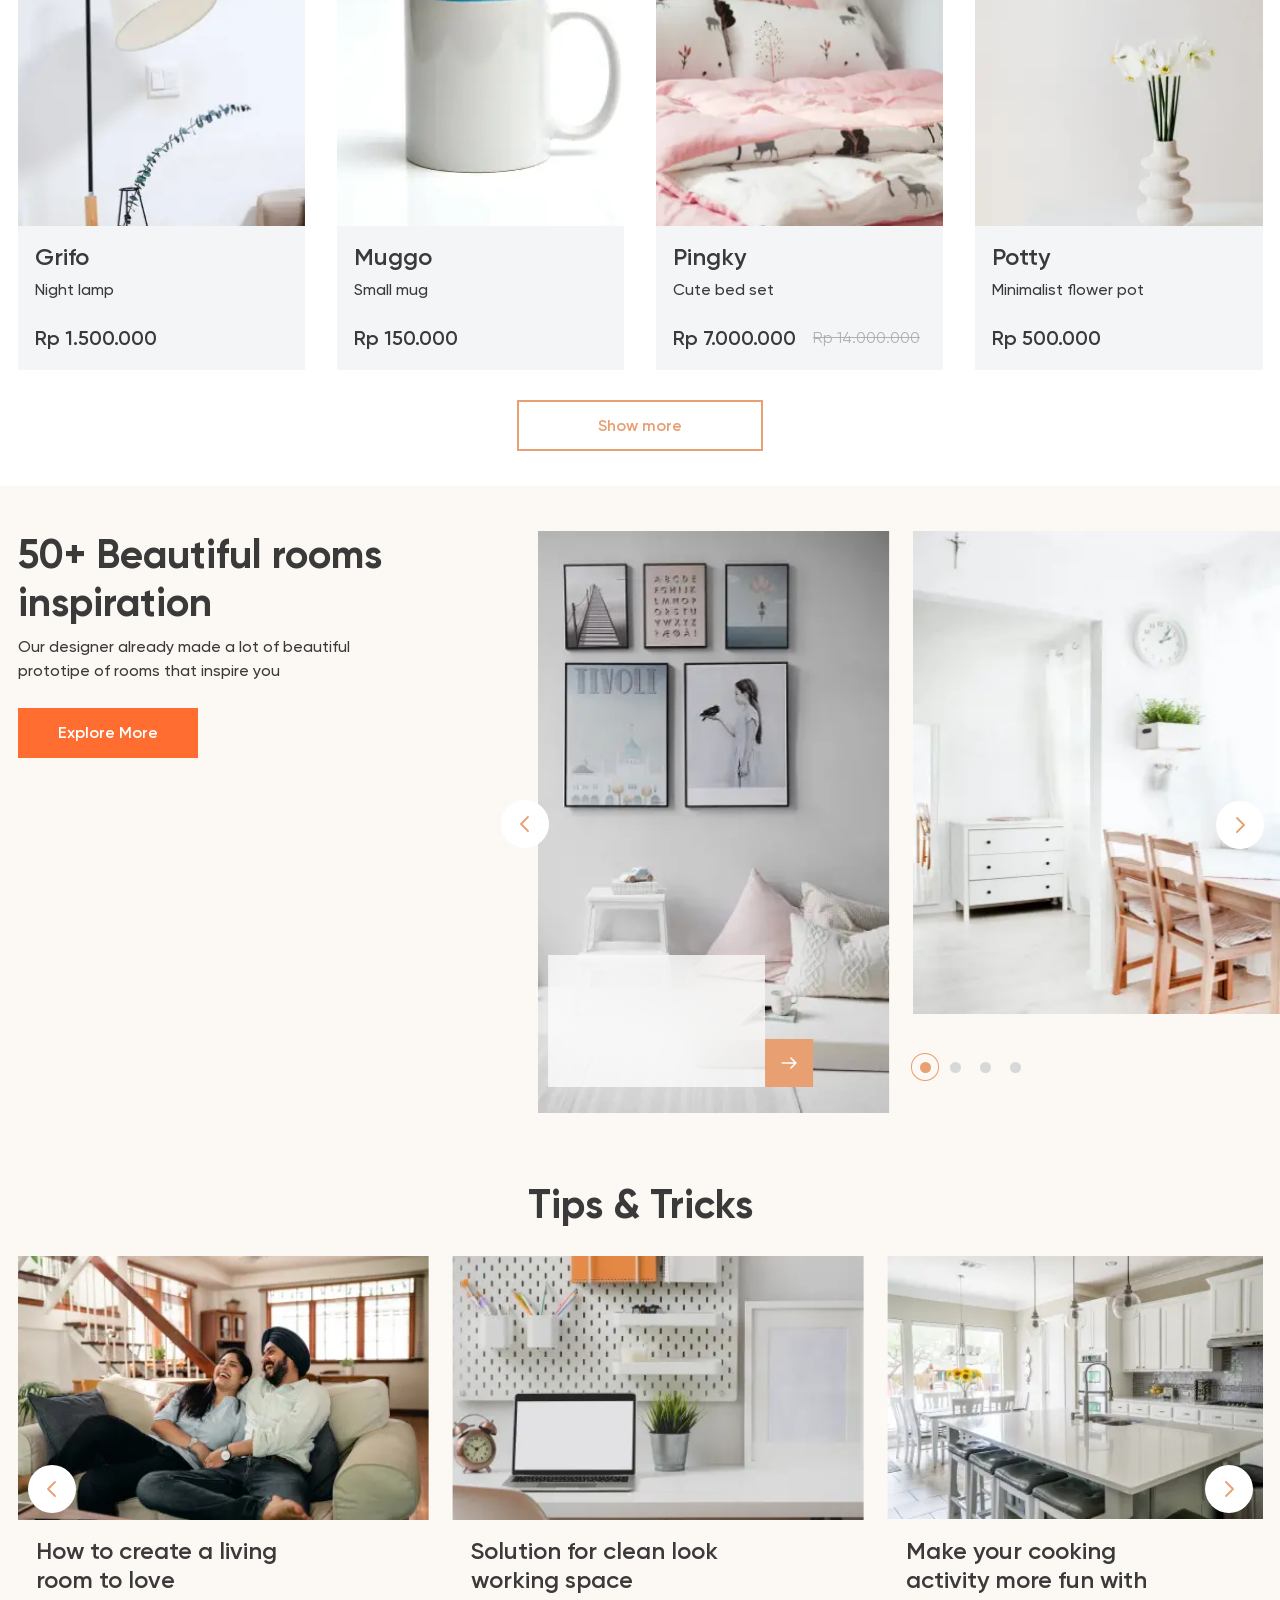
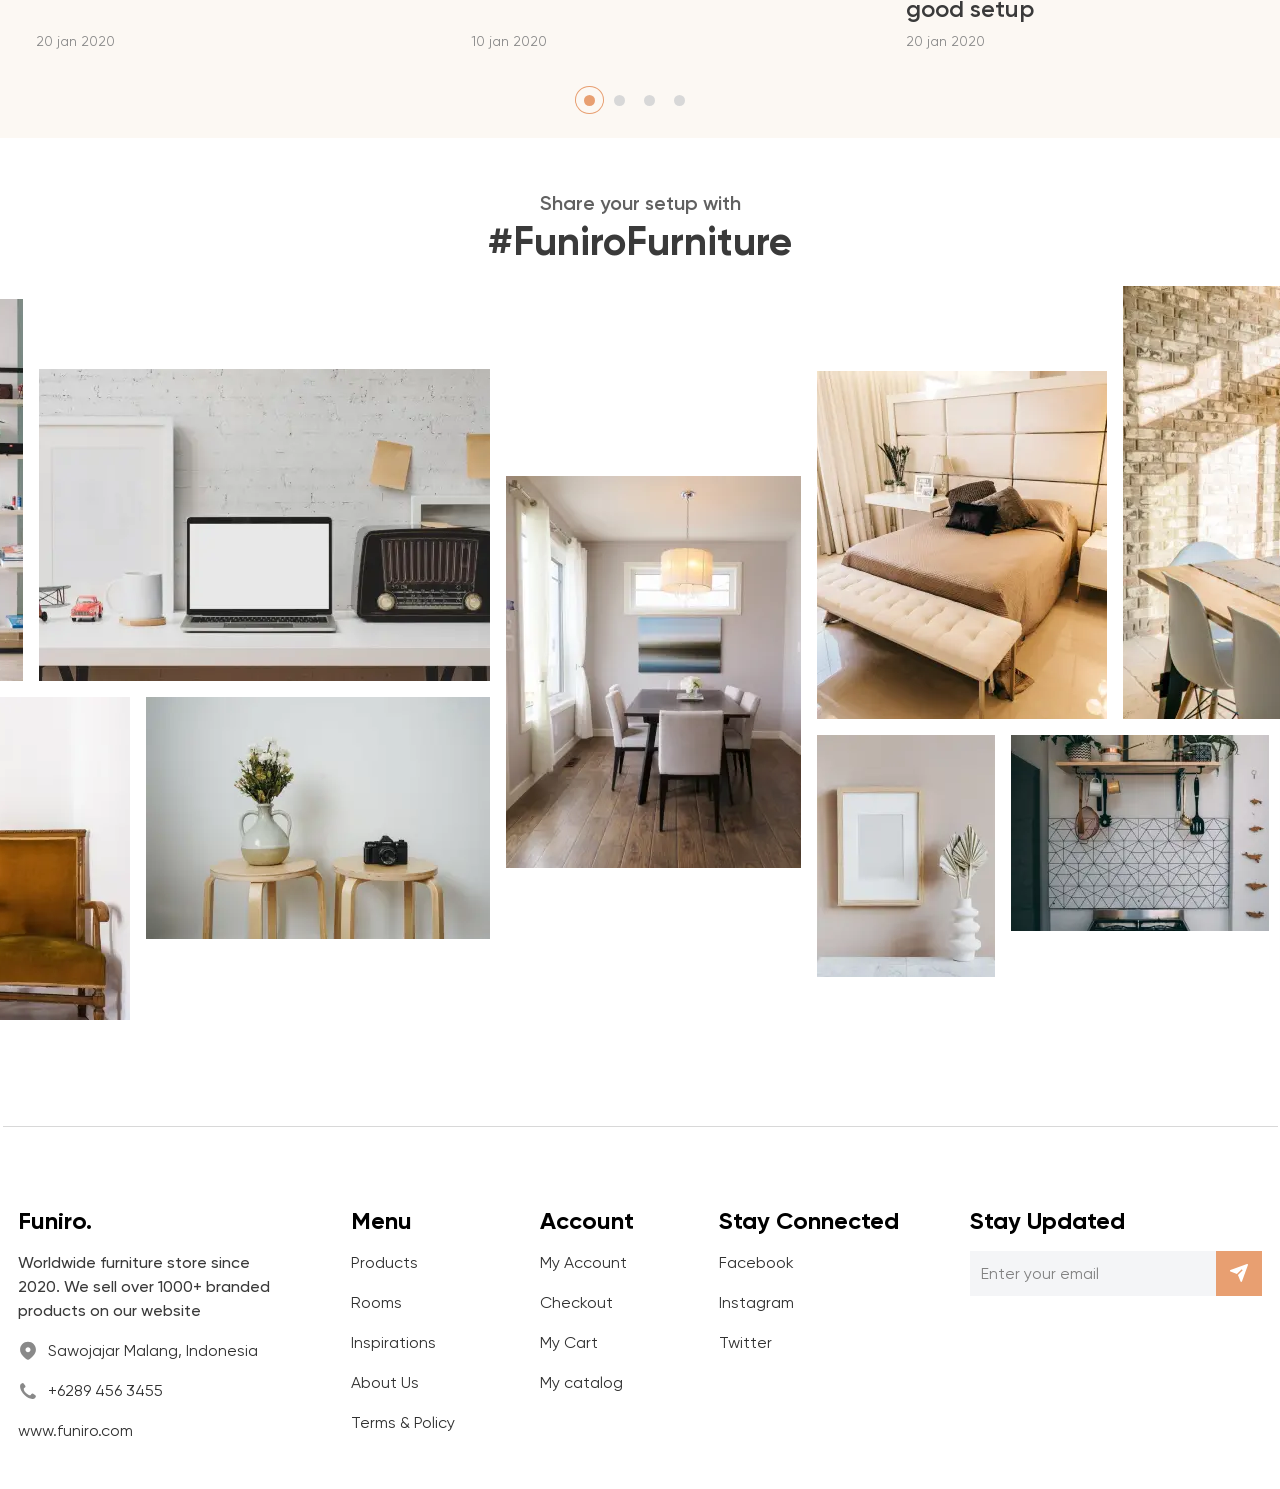
<file: sites/pet/funiro/index.html>
<!DOCTYPE html>
<html lang="en">

<head>
  <meta charset="UTF-8">
  <meta http-equiv="X-UA-Compatible" content="IE=edge">
  <meta name="viewport" content="width=device-width,initial-scale=1">
  <link rel="shortcut icon" href="./img/favicon.png">
  <link rel="preload" href="./fonts/Gilroy-Regular.woff" as="font">
  <link rel="preload" href="./fonts/Gilroy-Regular.woff2" as="font">
  <link rel="preload" href="./fonts/Gilroy-Medium.woff" as="font">
  <link rel="preload" href="./fonts/Gilroy-Medium.woff2" as="font">
  <link rel="preload" href="./fonts/Gilroy-SemiBold.woff" as="font">
  <link rel="preload" href="./fonts/Gilroy-SemiBold.woff2" as="font">
  <link rel="preload" href="./fonts/Gilroy-Bold.woff" as="font">
  <link rel="preload" href="./fonts/Gilroy-Bold.woff2" as="font">
  <link rel="stylesheet" href="./resources/swiper.css">
  <link rel="stylesheet" href="./css/style.css">
  <title>Funiro</title>
</head>

<body>
  <header class="header">
    <div class="container header__container">
      <div class="header__wrapper">
        <div class="header__body"><a class="header__logo" href="index.html" aria-label="main site">Funiro.</a> <button
            class="header__burger"><span class="header__line"></span></button>
          <nav class="header__nav">
            <ul class="header__list">
              <li data-spollers="1024,max" class="header__item"><button data-spoller class="header__link text"
                  aria-label="products">Products <svg width="20" height="20">
                    <use xlink:href="./img/svg/sprites.svg#arrow-bottom"></use>
                  </svg></button>
                <ul class="header__sublist">
                  <li class="header__subitem"><a class="header__sublink text" href="#" aria-label="product one">Product
                      1</a></li>
                  <li class="header__subitem"><a class="header__sublink text" href="#" aria-label="product two">Product
                      2</a></li>
                  <li class="header__subitem"><a class="header__sublink text" href="#"
                      aria-label="product third">Product 3</a></li>
                </ul>
              </li>
              <li data-spollers="1024,max" class="header__item"><button data-spoller class="header__link text"
                  aria-label="rooms">Rooms <svg width="20" height="20">
                    <use xlink:href="./img/svg/sprites.svg#arrow-bottom"></use>
                  </svg></button>
                <ul class="header__sublist">
                  <li class="header__subitem"><a class="header__sublink text" href="#" aria-label="product one">Product
                      1</a></li>
                  <li class="header__subitem"><a class="header__sublink text" href="#" aria-label="product two">Product
                      2</a></li>
                  <li class="header__subitem"><a class="header__sublink text" href="#"
                      aria-label="product third">Product 3</a></li>
                </ul>
              </li>
              <li class="header__item"><a class="header__link text" href="#" aria-label="inspirations">Inspirations</a>
              </li>
            </ul>
          </nav><button class="header__search" aria-label="search">
            <picture>
              <source media="(min-width: 0px)" srcset="./img/search.webp" type="image/webp"><img src="./img/search.png"
                alt="Loop"></picture>
          </button>
          <form class="header__form" action="#">
            <div class="header__label"><button class="header__btn" aria-label="search"><svg width="20" height="20">
                  <use xlink:href="./img/svg/sprites.svg#search"></use>
                </svg></button> <input class="header__input" type="text" placeholder="Search for minimalist chair"
                aria-label="enter text to search"></div>
          </form>
          <div class="header__right"><a class="header__favorite" href="#" aria-label="favorite"><svg width="24"
                height="24">
                <use xlink:href="./img/svg/sprites.svg#heart"></use>
              </svg> </a><a class="header__cart" href="#" aria-label="cart"><svg width="24" height="24">
                <use xlink:href="./img/svg/sprites.svg#cart"></use>
              </svg> </a><a class="header__profile" href="#" aria-label="profile">
              <picture>
                <source srcset="./img/avatar.webp" type="image/webp"><img src="./img/avatar.png" alt="Profile">
              </picture>
            </a></div>
        </div>
      </div>
    </div>
  </header>
  <main>
    <section class="hero">
      <div class="container hero__container">
        <div class="hero__left">
          <h1 class="hero__title title">High-Quality Furniture Just For You</h1>
          <p class="hero__text text">Our furniture is made from selected and best quality materials that are suitable
            for your dream home</p><a class="hero__btn btn" href="#" data-da=".hero__container, 1218, last"
            aria-label="shop now">Shop Now</a>
        </div>
        <div class="hero__swiper">
          <div class="hero__navigations">
            <div class="hero__pagination swiper-pagination"></div><button class="hero__button-prev swiper-button-prev"
              aria-label="prev slide"><svg class="hero__svg" width="24" height="24">
                <use xlink:href="./img/svg/sprites.svg#arrow"></use>
              </svg></button> <button class="hero__button-next swiper-button-next" aria-label="next slide"><svg
                class="hero__svg" width="24" height="24">
                <use xlink:href="./img/svg/sprites.svg#arrow"></use>
              </svg></button>
          </div>
          <div class="hero__wrapper swiper-wrapper">
            <div class="hero__slide slide-one swiper-slide">
              <div class="hero__descr"><a class="hero__link" href="#" aria-label="bohauss">Bohauss</a>
                <p class="hero__text">Luxury big sofa 2-seat</p><span class="hero__price">Rp 17.000.000 <svg
                    class="hero__svg" width="24" height="24">
                    <use xlink:href="./img/svg/sprites.svg#right-arrow"></use>
                  </svg></span>
              </div>
            </div>
            <div class="hero__slide slide-two swiper-slide">
              <div class="hero__descr"><a class="hero__link" href="#" aria-label="bohauss">Bohauss</a>
                <p class="hero__text">Luxury big sofa 2-seat</p><span class="hero__price">Rp 17.000.000 <svg
                    class="hero__svg" width="24" height="24">
                    <use xlink:href="./img/svg/sprites.svg#right-arrow"></use>
                  </svg></span>
              </div>
            </div>
            <div class="hero__slide slide-third swiper-slide">
              <div class="hero__descr"><a class="hero__link" href="#" aria-label="bohauss">Bohauss</a>
                <p class="hero__text">Luxury big sofa 2-seat</p><span class="hero__price">Rp 17.000.000 <svg
                    class="hero__svg" width="24" height="24">
                    <use xlink:href="./img/svg/sprites.svg#right-arrow"></use>
                  </svg></span>
              </div>
            </div>
            <div class="hero__slide slide-four swiper-slide">
              <div class="hero__descr"><a class="hero__link" href="#" aria-label="bohauss">Bohauss</a>
                <p class="hero__text">Luxury big sofa 2-seat</p><span class="hero__price">Rp 17.000.000 <svg
                    class="hero__svg" width="24" height="24">
                    <use xlink:href="./img/svg/sprites.svg#right-arrow"></use>
                  </svg></span>
              </div>
            </div>
          </div>
        </div>
      </div>
    </section>
    <section class="feature">
      <div class="container feature__container">
        <ul class="feature__list">
          <li class="feature__item">
            <div class="feature__body"><svg width="40" height="40">
                <use xlink:href="./img/svg/sprites.svg#icon-1"></use>
              </svg>
              <div class="feature__descr">
                <h3 class="feature__title">High Quality</h3>
                <p class="feature__text text">Сrafted from top materials</p>
              </div>
            </div>
          </li>
          <li class="feature__item">
            <div class="feature__body"><svg width="40" height="40">
                <use xlink:href="./img/svg/sprites.svg#icon-2"></use>
              </svg>
              <div class="feature__descr">
                <h3 class="feature__title">Warrany Protection</h3>
                <p class="feature__text text">Over 2 years</p>
              </div>
            </div>
          </li>
          <li class="feature__item">
            <div class="feature__body"><svg width="40" height="40">
                <use xlink:href="./img/svg/sprites.svg#icon-3"></use>
              </svg>
              <div class="feature__descr">
                <h3 class="feature__title">Free Shipping</h3>
                <p class="feature__text text">Order over 150 $</p>
              </div>
            </div>
          </li>
          <li class="feature__item">
            <div class="feature__body"><svg width="40" height="40">
                <use xlink:href="./img/svg/sprites.svg#icon-4"></use>
              </svg>
              <div class="feature__descr">
                <h3 class="feature__title">24 / 7 Support</h3>
                <p class="feature__text text">Dedicated support</p>
              </div>
            </div>
          </li>
        </ul>
      </div>
    </section>
    <section class="products">
      <div class="container products__container">
        <h2 class="products__title title">Our Products</h2>
        <ul class="products__list">
          <li class="products__item">
            <div class="products__image">
              <picture>
                <source media="(min-width: 0px)" srcset="./img/products-1.webp" type="image/webp"><img
                  src="./img/products-1.jpg" alt="Product"></picture>
            </div>
            <div class="products__wrapper"><a class="products__link subtitle" href="#"
                aria-label="syltherine">Syltherine</a>
              <p class="products__text text">Stylish cafe chair</p>
              <div class="products__price price"><span class="price__new">Rp 2.500.000 </span><span
                  class="price__old">Rp 3.500.000</span></div>
              <div class="products__discounts">
                <div class="products__discount">-30%</div>
              </div>
            </div>
            <div class="products__mask mask">
              <div class="mask__wrapper"><button class="mask__btn btn" aria-label="add to cart">Add to cart</button>
                <div class="mask__buttons"><button class="mask__share" aria-label="share"><svg width="24" height="24">
                      <use xlink:href="./img/svg/sprites.svg#share"></use>
                    </svg> Share</button> <button class="mask__favorite" aria-label="favorite"><svg width="24"
                      height="24">
                      <use xlink:href="./img/svg/sprites.svg#heart"></use>
                    </svg> Like</button></div>
              </div>
            </div>
          </li>
          <li class="products__item">
            <div class="products__image">
              <picture>
                <source media="(min-width: 0px)" srcset="./img/products-2.webp" type="image/webp"><img
                  src="./img/products-2.jpg" alt="product"></picture>
            </div>
            <div class="products__wrapper"><a class="products__link subtitle" href="#" aria-label="leviosa">Leviosa</a>
              <p class="products__text text">Stylish cafe chair</p>
              <div class="products__price price"><span class="price__new">Rp 2.500.000 </span><span
                  class="price__old">Rp 3.500.000</span></div>
              <div class="products__discounts">
                <div class="products__discount">-30%</div>
              </div>
            </div>
            <div class="products__mask mask">
              <div class="mask__wrapper"><button class="mask__btn btn" aria-label="add to cart">Add to cart</button>
                <div class="mask__buttons"><button class="mask__share" aria-label="share"><svg width="24" height="24">
                      <use xlink:href="./img/svg/sprites.svg#share"></use>
                    </svg> Share</button> <button class="mask__favorite" aria-label="favorite"><svg width="24"
                      height="24">
                      <use xlink:href="./img/svg/sprites.svg#heart"></use>
                    </svg> Like</button></div>
              </div>
            </div>
          </li>
          <li class="products__item">
            <div class="products__image">
              <picture>
                <source media="(min-width: 0px)" srcset="./img/products-3.webp" type="image/webp"><img
                  src="./img/products-3.jpg" alt="product"></picture>
            </div>
            <div class="products__wrapper"><a class="products__link subtitle" href="#" aria-label="lolito">Lolito</a>
              <p class="products__text text">Luxury big sofa</p>
              <div class="products__price price"><span class="price__new">Rp 7.000.000 </span><span
                  class="price__old">Rp 14.000.000</span></div>
              <div class="products__discounts">
                <div class="products__discount">-50%</div>
              </div>
            </div>
            <div class="products__mask mask">
              <div class="mask__wrapper"><button class="mask__btn btn" aria-label="add to cart">Add to cart</button>
                <div class="mask__buttons"><button class="mask__share" aria-label="share"><svg width="24" height="24">
                      <use xlink:href="./img/svg/sprites.svg#share"></use>
                    </svg> Share</button> <button class="mask__favorite" aria-label="favorite"><svg width="24"
                      height="24">
                      <use xlink:href="./img/svg/sprites.svg#heart"></use>
                    </svg> Like</button></div>
              </div>
            </div>
          </li>
          <li class="products__item">
            <div class="products__image">
              <picture>
                <source media="(min-width: 0px)" srcset="./img/products-4.webp" type="image/webp"><img
                  src="./img/products-4.jpg" alt="product"></picture>
            </div>
            <div class="products__wrapper"><a class="products__link subtitle" href="#" aria-label="respira">Respira</a>
              <p class="products__text text">Minimalist fan</p>
              <div class="products__price price"><span class="price__new">Rp 500.000</span></div>
              <div class="products__discounts">
                <div class="products__new">NEW</div>
              </div>
            </div>
            <div class="products__mask mask">
              <div class="mask__wrapper"><button class="mask__btn btn" aria-label="add to cart">Add to cart</button>
                <div class="mask__buttons"><button class="mask__share" aria-label="share"><svg width="24" height="24">
                      <use xlink:href="./img/svg/sprites.svg#share"></use>
                    </svg> Share</button> <button class="mask__favorite" aria-label="favorite"><svg width="24"
                      height="24">
                      <use xlink:href="./img/svg/sprites.svg#heart"></use>
                    </svg> Like</button></div>
              </div>
            </div>
          </li>
          <li class="products__item">
            <div class="products__image">
              <picture>
                <source media="(min-width: 0px)" srcset="./img/products-5.webp" type="image/webp"><img
                  src="./img/products-5.jpg" alt="product"></picture>
            </div>
            <div class="products__wrapper"><a class="products__link subtitle" href="#" aria-label="grifo">Grifo</a>
              <p class="products__text text">Night lamp</p>
              <div class="products__price price"><span class="price__new">Rp 1.500.000</span></div>
            </div>
            <div class="products__mask mask">
              <div class="mask__wrapper"><button class="mask__btn btn" aria-label="add to cart">Add to cart</button>
                <div class="mask__buttons"><button class="mask__share" aria-label="share"><svg width="24" height="24">
                      <use xlink:href="./img/svg/sprites.svg#share"></use>
                    </svg> Share</button> <button class="mask__favorite" aria-label="favorite"><svg width="24"
                      height="24">
                      <use xlink:href="./img/svg/sprites.svg#heart"></use>
                    </svg> Like</button></div>
              </div>
            </div>
          </li>
          <li class="products__item">
            <div class="products__image">
              <picture>
                <source media="(min-width: 0px)" srcset="./img/products-6.webp" type="image/webp"><img
                  src="./img/products-6.jpg" alt="product"></picture>
            </div>
            <div class="products__wrapper"><a class="products__link subtitle" href="#" aria-label="muggo">Muggo</a>
              <p class="products__text text">Small mug</p>
              <div class="products__price price"><span class="price__new">Rp 150.000</span></div>
              <div class="products__discounts">
                <div class="products__new">NEW</div>
              </div>
            </div>
            <div class="products__mask mask">
              <div class="mask__wrapper"><button class="mask__btn btn" aria-label="add to cart">Add to cart</button>
                <div class="mask__buttons"><button class="mask__share" aria-label="share"><svg width="24" height="24">
                      <use xlink:href="./img/svg/sprites.svg#share"></use>
                    </svg> Share</button> <button class="mask__favorite" aria-label="favorite"><svg width="24"
                      height="24">
                      <use xlink:href="./img/svg/sprites.svg#heart"></use>
                    </svg> Like</button></div>
              </div>
            </div>
          </li>
          <li class="products__item">
            <div class="products__image">
              <picture>
                <source media="(min-width: 0px)" srcset="./img/products-7.webp" type="image/webp"><img
                  src="./img/products-7.jpg" alt="product"></picture>
            </div>
            <div class="products__wrapper"><a class="products__link subtitle" href="#" aria-label="pingky">Pingky</a>
              <p class="products__text text">Cute bed set</p>
              <div class="products__price price"><span class="price__new">Rp 7.000.000 </span><span
                  class="price__old">Rp 14.000.000</span></div>
              <div class="products__discounts">
                <div class="products__discount">-50%</div>
              </div>
            </div>
            <div class="products__mask mask">
              <div class="mask__wrapper"><button class="mask__btn btn" aria-label="add to cart">Add to cart</button>
                <div class="mask__buttons"><button class="mask__share" aria-label="share"><svg width="24" height="24">
                      <use xlink:href="./img/svg/sprites.svg#share"></use>
                    </svg> Share</button> <button class="mask__favorite" aria-label="favorite"><svg width="24"
                      height="24">
                      <use xlink:href="./img/svg/sprites.svg#heart"></use>
                    </svg> Like</button></div>
              </div>
            </div>
          </li>
          <li class="products__item">
            <div class="products__image">
              <picture>
                <source media="(min-width: 0px)" srcset="./img/products-8.webp" type="image/webp"><img
                  src="./img/products-8.jpg" alt="product"></picture>
            </div>
            <div class="products__wrapper"><a class="products__link subtitle" href="#" aria-label="potty">Potty</a>
              <p class="products__text text">Minimalist flower pot</p>
              <div class="products__price price"><span class="price__new">Rp 500.000</span></div>
              <div class="products__discounts">
                <div class="products__new">NEW</div>
              </div>
            </div>
            <div class="products__mask mask">
              <div class="mask__wrapper"><button class="mask__btn btn" aria-label="add to cart">Add to cart</button>
                <div class="mask__buttons"><button class="mask__share" aria-label="share"><svg width="24" height="24">
                      <use xlink:href="./img/svg/sprites.svg#share"></use>
                    </svg> Share</button> <button class="mask__favorite" aria-label="favorite"><svg width="24"
                      height="24">
                      <use xlink:href="./img/svg/sprites.svg#heart"></use>
                    </svg> Like</button></div>
              </div>
            </div>
          </li>
          <li class="products__item product-hidden">
            <div class="products__image">
              <picture>
                <source media="(min-width: 0px)" srcset="./img/products-1.webp" type="image/webp"><img
                  src="./img/products-5.jpg" alt="product"></picture>
            </div>
            <div class="products__wrapper"><a class="products__link subtitle" href="#" aria-label="griffo">Grifo</a>
              <p class="products__text text">Night lamp</p>
              <div class="products__price price"><span class="price__new">Rp 1.500.000</span></div>
            </div>
            <div class="products__mask mask">
              <div class="mask__wrapper"><button class="mask__btn btn" aria-label="add to cart">Add to cart</button>
                <div class="mask__buttons"><button class="mask__share" aria-label="share"><svg width="24" height="24">
                      <use xlink:href="./img/svg/sprites.svg#share"></use>
                    </svg> Share</button> <button class="mask__favorite" aria-label="favorite"><svg width="24"
                      height="24">
                      <use xlink:href="./img/svg/sprites.svg#heart"></use>
                    </svg> Like</button></div>
              </div>
            </div>
          </li>
          <li class="products__item product-hidden">
            <div class="products__image">
              <picture>
                <source media="(min-width: 0px)" srcset="./img/products-6.webp" type="image/webp"><img
                  src="./img/products-6.jpg" alt="product"></picture>
            </div>
            <div class="products__wrapper"><a class="products__link subtitle" href="#" aria-label="muggo">Muggo</a>
              <p class="products__text text">Small mug</p>
              <div class="products__price price"><span class="price__new">Rp 150.000</span></div>
              <div class="products__discounts">
                <div class="products__new">NEW</div>
              </div>
            </div>
            <div class="products__mask mask">
              <div class="mask__wrapper"><button class="mask__btn btn" aria-label="add to cart">Add to cart</button>
                <div class="mask__buttons"><button class="mask__share" aria-label="share"><svg width="24" height="24">
                      <use xlink:href="./img/svg/sprites.svg#share"></use>
                    </svg> Share</button> <button class="mask__favorite" aria-label="favorite"><svg width="24"
                      height="24">
                      <use xlink:href="./img/svg/sprites.svg#heart"></use>
                    </svg> Like</button></div>
              </div>
            </div>
          </li>
          <li class="products__item product-hidden">
            <div class="products__image">
              <picture>
                <source media="(min-width: 0px)" srcset="./img/products-7.webp" type="image/webp"><img
                  src="./img/products-7.jpg" alt="product"></picture>
            </div>
            <div class="products__wrapper"><a class="products__link subtitle" href="#">Pingky</a>
              <p class="products__text text">Cute bed set</p>
              <div class="products__price price"><span class="price__new">Rp 7.000.000 </span><span
                  class="price__old">Rp 14.000.000</span></div>
              <div class="products__discounts">
                <div class="products__discount">-50%</div>
              </div>
            </div>
            <div class="products__mask mask">
              <div class="mask__wrapper"><button class="mask__btn btn" aria-label="add to cart">Add to cart</button>
                <div class="mask__buttons"><button class="mask__share" aria-label="share"><svg width="24" height="24">
                      <use xlink:href="./img/svg/sprites.svg#share"></use>
                    </svg> Share</button> <button class="mask__favorite" aria-label="favorite"><svg width="24"
                      height="24">
                      <use xlink:href="./img/svg/sprites.svg#heart"></use>
                    </svg> Like</button></div>
              </div>
            </div>
          </li>
          <li class="products__item product-hidden">
            <div class="products__image">
              <picture>
                <source media="(min-width: 0px)" srcset="./img/products-8.webp" type="image/webp"><img
                  src="./img/products-8.jpg" alt="product"></picture>
            </div>
            <div class="products__wrapper"><a class="products__link subtitle" href="#" aria-label="potty">Potty</a>
              <p class="products__text text">Minimalist flower pot</p>
              <div class="products__price price"><span class="price__new">Rp 500.000</span></div>
              <div class="products__discounts">
                <div class="products__new">NEW</div>
              </div>
            </div>
            <div class="products__mask mask">
              <div class="mask__wrapper"><button class="mask__btn btn" aria-label="add to cart">Add to cart</button>
                <div class="mask__buttons"><button class="mask__share" aria-label="share"><svg width="24" height="24">
                      <use xlink:href="./img/svg/sprites.svg#share"></use>
                    </svg> Share</button> <button class="mask__favorite" aria-label="favorite"><svg width="24"
                      height="24">
                      <use xlink:href="./img/svg/sprites.svg#heart"></use>
                    </svg> Like</button></div>
              </div>
            </div>
          </li>
        </ul><button class="products__button open-btn" aria-label="show more">Show more</button> <button
          class="products__button collapse-btn" aria-label="collapse">Collapse</button>
      </div>
    </section>
    <section class="rooms">
      <div class="container rooms__container">
        <div class="rooms__left">
          <div class="rooms__body">
            <h2 class="rooms__title title">50+ Beautiful rooms inspiration</h2>
            <p class="rooms__text text">Our designer already made a lot of beautiful prototipe of rooms that inspire you
            </p><a class="rooms__link btn" href="#" aria-label="explore more">Explore More</a>
          </div>
        </div><button class="rooms__button-next swiper-button-next" aria-label="next slide"><svg class="rooms__svg"
            width="24" height="24">
            <use xlink:href="./img/svg/sprites.svg#arrow"></use>
          </svg></button>
        <div class="rooms__swiper">
          <div data-da=".rooms__container, 1049, last" class="rooms__pagination swiper-pagination"></div><button
            class="rooms__button-prev swiper-button-prev" aria-label="prev slide"><svg class="rooms__svg" width="24"
              height="24">
              <use xlink:href="./img/svg/sprites.svg#arrow"></use>
            </svg></button>
          <div class="rooms__wrapper swiper-wrapper">
            <div class="rooms__slide slide-one swiper-slide">
              <picture>
                <source srcset="./img/rooms-1.webp" type="image/webp"><img src="./img/rooms-1.jpg" alt="rooms">
              </picture>
              <div class="rooms__descr">
                <div class="rooms__wrp">
                  <p class="rooms__subtext">01 <span class="rooms__span"></span> Bed Room</p><a class="rooms__sublink"
                    href="#" aria-label="inner peace">Inner Peace</a>
                </div><a class="rooms__arrow" href="#" aria-label="go rooms"><svg width="24" height="24">
                    <use xlink:href="./img/svg/sprites.svg#right-arrow"></use>
                  </svg></a>
              </div>
            </div>
            <div class="rooms__slide slide-one swiper-slide">
              <picture>
                <source srcset="./img/rooms-2.webp" type="image/webp"><img src="./img/rooms-2.jpg" alt="rooms">
              </picture>
              <div class="rooms__descr">
                <div class="rooms__wrp">
                  <p class="rooms__subtext">01 <span class="rooms__span"></span> Bed Room</p><a class="rooms__sublink"
                    href="#" aria-label="inner peace">Inner Peace</a>
                </div><a class="rooms__arrow" href="#" aria-label="go rooms"><svg width="24" height="24">
                    <use xlink:href="./img/svg/sprites.svg#right-arrow"></use>
                  </svg></a>
              </div>
            </div>
            <div class="rooms__slide slide-one swiper-slide">
              <picture>
                <source srcset="./img/rooms-3.webp" type="image/webp"><img src="./img/rooms-3.jpg" alt="rooms">
              </picture>
              <div class="rooms__descr">
                <div class="rooms__wrp">
                  <p class="rooms__subtext">01 <span class="rooms__span"></span> Bed Room</p><a class="rooms__sublink"
                    href="#" aria-label="inner peace">Inner Peace</a>
                </div><a class="rooms__arrow" href="#"><svg width="24" height="24">
                    <use xlink:href="./img/svg/sprites.svg#right-arrow"></use>
                  </svg></a>
              </div>
            </div>
            <div class="rooms__slide slide-one swiper-slide">
              <picture>
                <source srcset="./img/rooms-3.webp" type="image/webp"><img src="./img/rooms-3.jpg" alt="rooms">
              </picture>
              <div class="rooms__descr">
                <div class="rooms__wrp">
                  <p class="rooms__subtext">01 <span class="rooms__span"></span> Bed Room</p><a class="rooms__sublink"
                    href="#" aria-label="inner peace">Inner Peace</a>
                </div><a class="rooms__arrow" href="#" aria-label="go rooms"><svg width="24" height="24">
                    <use xlink:href="./img/svg/sprites.svg#right-arrow"></use>
                  </svg></a>
              </div>
            </div>
          </div>
        </div>
      </div>
    </section>
    <section class="tips">
      <div class="container tips__container">
        <h2 class="tips__title title">Tips & Tricks</h2>
        <div class="tips__swiper">
          <div class="tips__pagination swiper-pagination"></div><button class="tips__button-prev swiper-button-prev"
            aria-label="prev slide"><svg class="tips__svg" width="24" height="24">
              <use xlink:href="./img/svg/sprites.svg#arrow"></use>
            </svg></button> <button class="tips__button-next swiper-button-next" aria-label="next slide"><svg
              class="tips__svg" width="24" height="24">
              <use xlink:href="./img/svg/sprites.svg#arrow"></use>
            </svg></button>
          <div class="tips__wrapper swiper-wrapper">
            <div class="tips__slide one-slide swiper-slide">
              <div class="tips__descr"><a class="tips__link" href="#"
                  aria-label="how to create a living room to love">How to create a living room to love </a><span
                  class="tips__data">20 jan 2020</span></div>
            </div>
            <div class="tips__slide two-slide swiper-slide">
              <div class="tips__descr"><a class="tips__link" href="#"
                  aria-label="solution for clean look working space">Solution for clean look working space </a><span
                  class="tips__data">10 jan 2020</span></div>
            </div>
            <div class="tips__slide third-slide swiper-slide">
              <div class="tips__descr"><a class="tips__link" href="#"
                  aria-label="make your cooking activity more fun with good setup">Make your cooking activity more fun
                  with good setup </a><span class="tips__data">20 jan 2020</span></div>
            </div>
            <div class="tips__slide one-slide swiper-slide">
              <div class="tips__descr"><a class="tips__link" href="#"
                  aria-label="how to create a living room to love">How to create a living room to love </a><span
                  class="tips__data">20 jan 2020</span></div>
            </div>
          </div>
        </div>
      </div>
    </section>
    <section class="furniture">
      <div class="container furniture__container">
        <h3 class="furniture__subtitle">Share your setup with</h3>
        <h2 class="furniture__title title">#FuniroFurniture</h2>
        <div data-speed="0.01" class="furniture__body">
          <div class="furniture__items">
            <div class="furniture__column">
              <div class="furniture__row furniture-row left-top"><a data-fslightbox="gallery"
                  class="furniture-row__item" href="./img/furniture-9.jpg">
                  <picture>
                    <source srcset="./img/furniture-9.webp" type="image/webp"><img src="./img/furniture-9.jpg"
                      alt="Image" aria-label="image"></picture>
                </a><a data-fslightbox="gallery" class="furniture-row__item" href="./img/furniture-1.jpg">
                  <picture>
                    <source srcset="./img/furniture-1.webp" type="image/webp"><img src="./img/furniture-1.jpg"
                      alt="Image" aria-label="image"></picture>
                </a><a data-fslightbox="gallery" class="furniture-row__item" href="./img/furniture-2.jpg">
                  <picture>
                    <source srcset="./img/furniture-2.webp" type="image/webp"><img src="./img/furniture-2.jpg"
                      alt="Image" aria-label="image"></picture>
                </a></div>
              <div class="furniture__row furniture-row left-bottom"><a data-fslightbox="gallery"
                  class="furniture-row__item" href="./img/furniture-4.jpg">
                  <picture>
                    <source srcset="./img/furniture-4.webp" type="image/webp"><img src="./img/furniture-4.jpg"
                      alt="Image" aria-label="image"></picture>
                </a><a data-fslightbox="gallery" class="furniture-row__item" href="./img/furniture-6.jpg">
                  <picture>
                    <source srcset="./img/furniture-6.webp" type="image/webp"><img src="./img/furniture-6.jpg"
                      alt="Image" aria-label="image"></picture>
                </a><a data-fslightbox="gallery" class="furniture-row__item" href="./img/furniture-7.jpg">
                  <picture>
                    <source srcset="./img/furniture-7.webp" type="image/webp"><img src="./img/furniture-7.jpg"
                      alt="Image" aria-label="image"></picture>
                </a></div>
            </div>
            <div class="furniture__column">
              <div class="furniture__row furniture-row center"><a data-fslightbox="gallery" class="furniture-row__item"
                  href="./img/furniture-3.jpg">
                  <picture>
                    <source srcset="./img/furniture-3.webp" type="image/webp"><img src="./img/furniture-3.jpg"
                      alt="Image" aria-label="image"></picture>
                </a></div>
            </div>
            <div class="furniture__column">
              <div class="furniture__row furniture-row right-top"><a data-fslightbox="gallery"
                  class="furniture-row__item" href="./img/furniture-4.jpg">
                  <picture>
                    <source srcset="./img/furniture-4.webp" type="image/webp"><img src="./img/furniture-4.jpg"
                      alt="Image" aria-label="image"></picture>
                </a><a data-fslightbox="gallery" class="furniture-row__item" href="./img/furniture-5.jpg">
                  <picture>
                    <source srcset="./img/furniture-5.webp" type="image/webp"><img src="./img/furniture-5.jpg"
                      alt="Image" aria-label="image"></picture>
                </a><a data-fslightbox="gallery" class="furniture-row__item" href="./img/furniture-1.jpg">
                  <picture>
                    <source srcset="./img/furniture-1.webp" type="image/webp"><img src="./img/furniture-1.jpg"
                      alt="Image" aria-label="image"></picture>
                </a></div>
              <div class="furniture__row furniture-row right-bottom"><a data-fslightbox="gallery"
                  class="furniture-row__item" href="./img/furniture-8.jpg">
                  <picture>
                    <source srcset="./img/furniture-8.webp" type="image/webp"><img src="./img/furniture-8.jpg"
                      alt="Image" aria-label="image"></picture>
                </a><a data-fslightbox="gallery" class="furniture-row__item" href="./img/furniture-9.jpg">
                  <picture>
                    <source srcset="./img/furniture-9.webp" type="image/webp"><img src="./img/furniture-9.jpg"
                      alt="Image" aria-label="image"></picture>
                </a><a data-fslightbox="gallery" class="furniture-row__item" href="./img/furniture-6.jpg">
                  <picture>
                    <source srcset="./img/furniture-6.webp" type="image/webp"><img src="./img/furniture-6.jpg"
                      alt="Image" aria-label="image"></picture>
                </a></div>
            </div>
          </div>
        </div>
      </div>
    </section>
  </main>
  <footer class="footer">
    <div class="container footer__container">
      <div class="footer__left"><a class="footer__logo" href="index.html" aria-label="main site">Funiro.</a>
        <p class="footer__text text">Worldwide furniture store since 2020. We sell over 1000+ branded products on our
          website</p><a class="footer__geo" href="#" aria-label="geo"><svg class="footer__svg" width="20" height="20">
            <use xlink:href="./img/svg/sprites.svg#geo"></use>
          </svg> Sawojajar Malang, Indonesia </a><a class="footer__tel" href="tel:62894563455" aria-label="phone"><svg
            class="footer__svg" width="20" height="20">
            <use xlink:href="./img/svg/sprites.svg#phone"></use>
          </svg> +6289 456 3455 </a><a class="footer__site" href="www.funiro.com"
          aria-label="www.funiro.com site">www.funiro.com</a>
      </div>
      <div class="footer__lists">
        <ul class="footer__menu menu">
          <li data-spollers="1100,max" class="menu__item"><button data-spoller class="menu__btn"
              aria-label="menu">Menu</button>
            <ul class="menu__list">
              <li class="menu__subitem"><a class="menu__link" href="#" aria-label="products">Products</a></li>
              <li class="menu__subitem"><a class="menu__link" href="#" aria-label="roooms">Rooms</a></li>
              <li class="menu__subitem"><a class="menu__link" href="#" aria-label="inspirations">Inspirations</a></li>
              <li class="menu__subitem"><a class="menu__link" href="#" aria-label="about Us">About Us</a></li>
              <li class="menu__subitem"><a class="menu__link" href="#" aria-label="terms Policy">Terms & Policy</a></li>
            </ul>
          </li>
        </ul>
        <ul class="footer__account account">
          <li data-spollers="1100,max" class="account__item"><button data-spoller class="account__btn"
              aria-label="account">Account</button>
            <ul class="account__list">
              <li class="account__subitem"><a class="account__link" href="#" aria-label="my account">My Account</a></li>
              <li class="account__subitem"><a class="account__link" href="#" aria-label="checkout">Checkout</a></li>
              <li class="account__subitem"><a class="account__link" href="#" aria-label="my cart">My Cart</a></li>
              <li class="account__subitem"><a class="account__link" href="#" aria-label="my catalog">My catalog</a></li>
            </ul>
          </li>
        </ul>
        <ul class="footer__stay stay">
          <li data-spollers="1100,max" class="stay__item"><button data-spoller class="stay__btn"
              aria-label="stay connected">Stay Connected</button>
            <ul class="stay__list">
              <li class="stay__subitem"><a class="stay__link" href="#" aria-label="facebook">Facebook</a></li>
              <li class="stay__subitem"><a class="stay__link" href="#" aria-label="instagram">Instagram</a></li>
              <li class="stay__subitem"><a class="stay__link" href="#" aria-label="twitter">Twitter</a></li>
            </ul>
          </li>
        </ul>
      </div>
      <form class="footer__form form" action="#">
        <h3 class="form__title">Stay Updated</h3>
        <div class="form__label"><input class="form__input" type="text" placeholder="Enter your email"
            aria-label="enter text to search"> <button class="form__btn" aria-label="search"><svg class="footer__svg"
              width="24" height="24">
              <use xlink:href="./img/svg/sprites.svg#telegram"></use>
            </svg></button></div>
      </form>
    </div>
  </footer>
  <script src="./resources/fslightbox.js"></script>
  <script src="./js/main.min.js"></script>
</body>

</html>
</file>
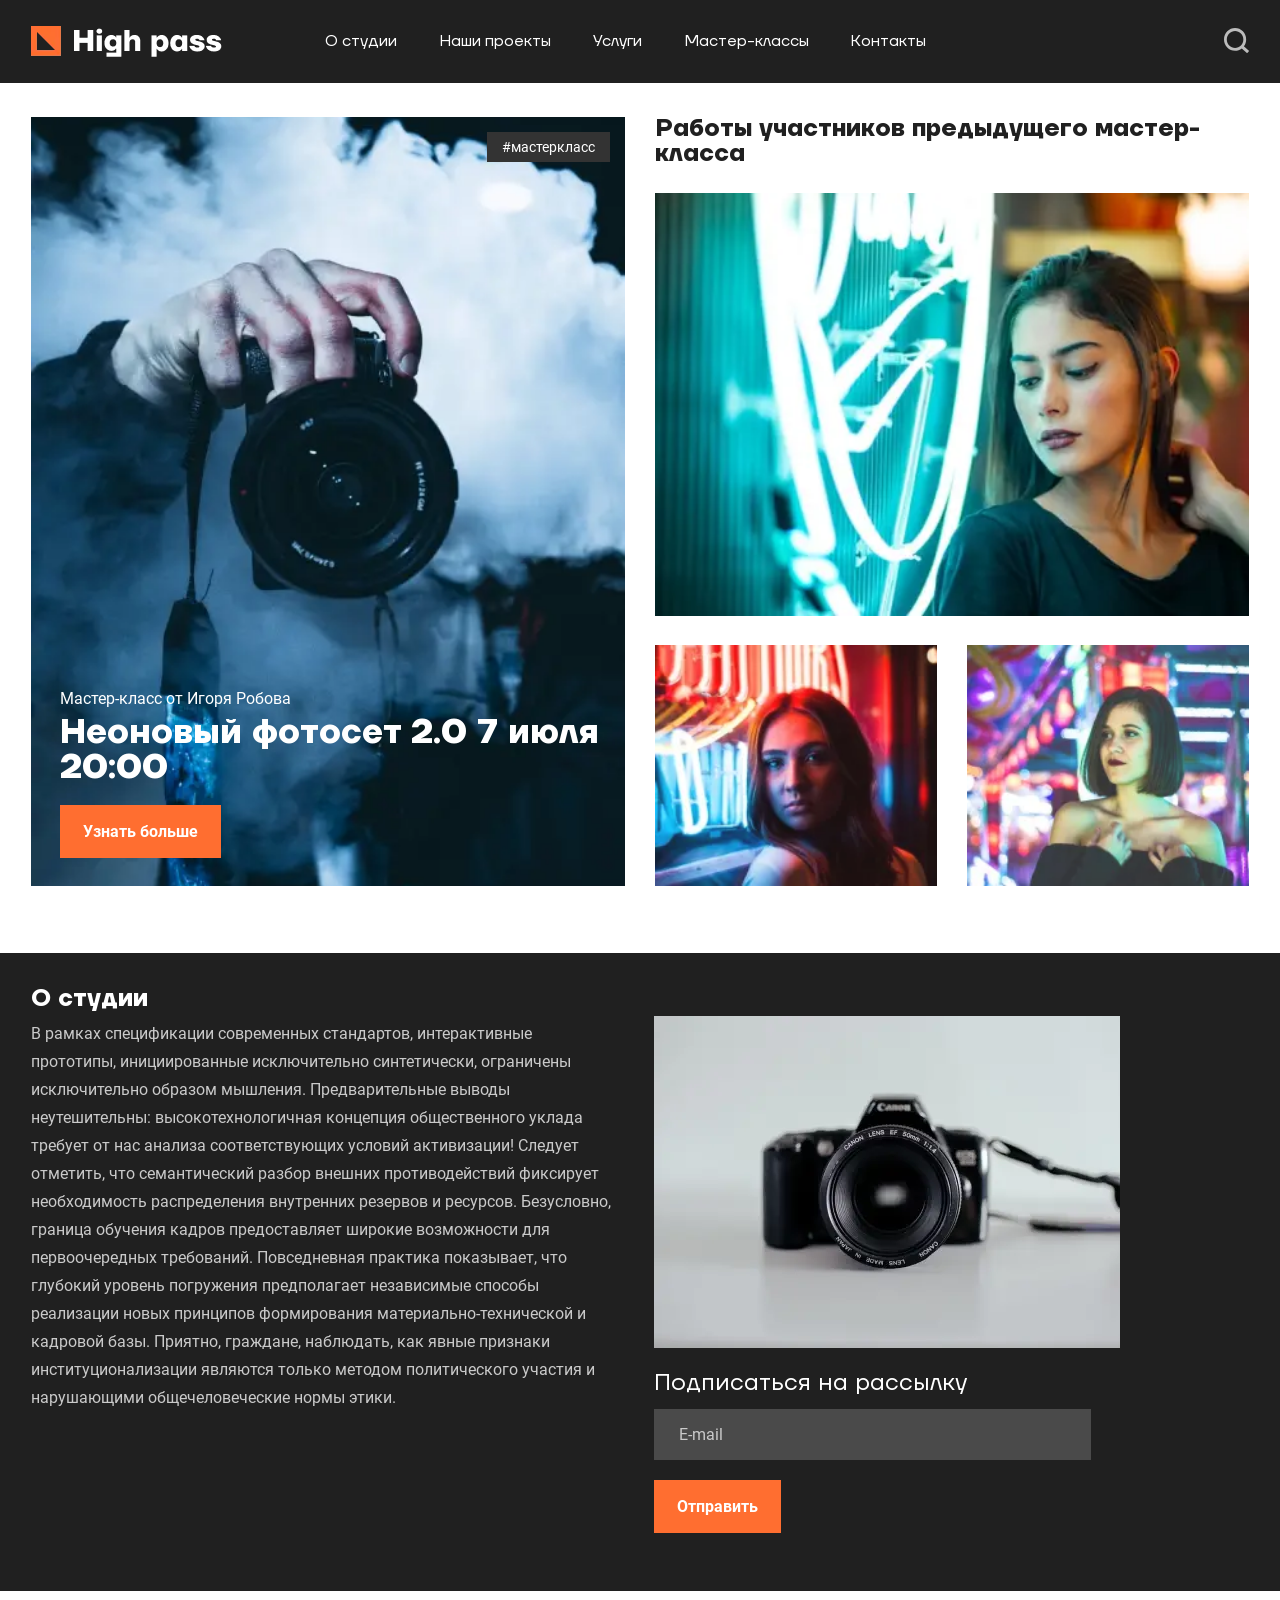
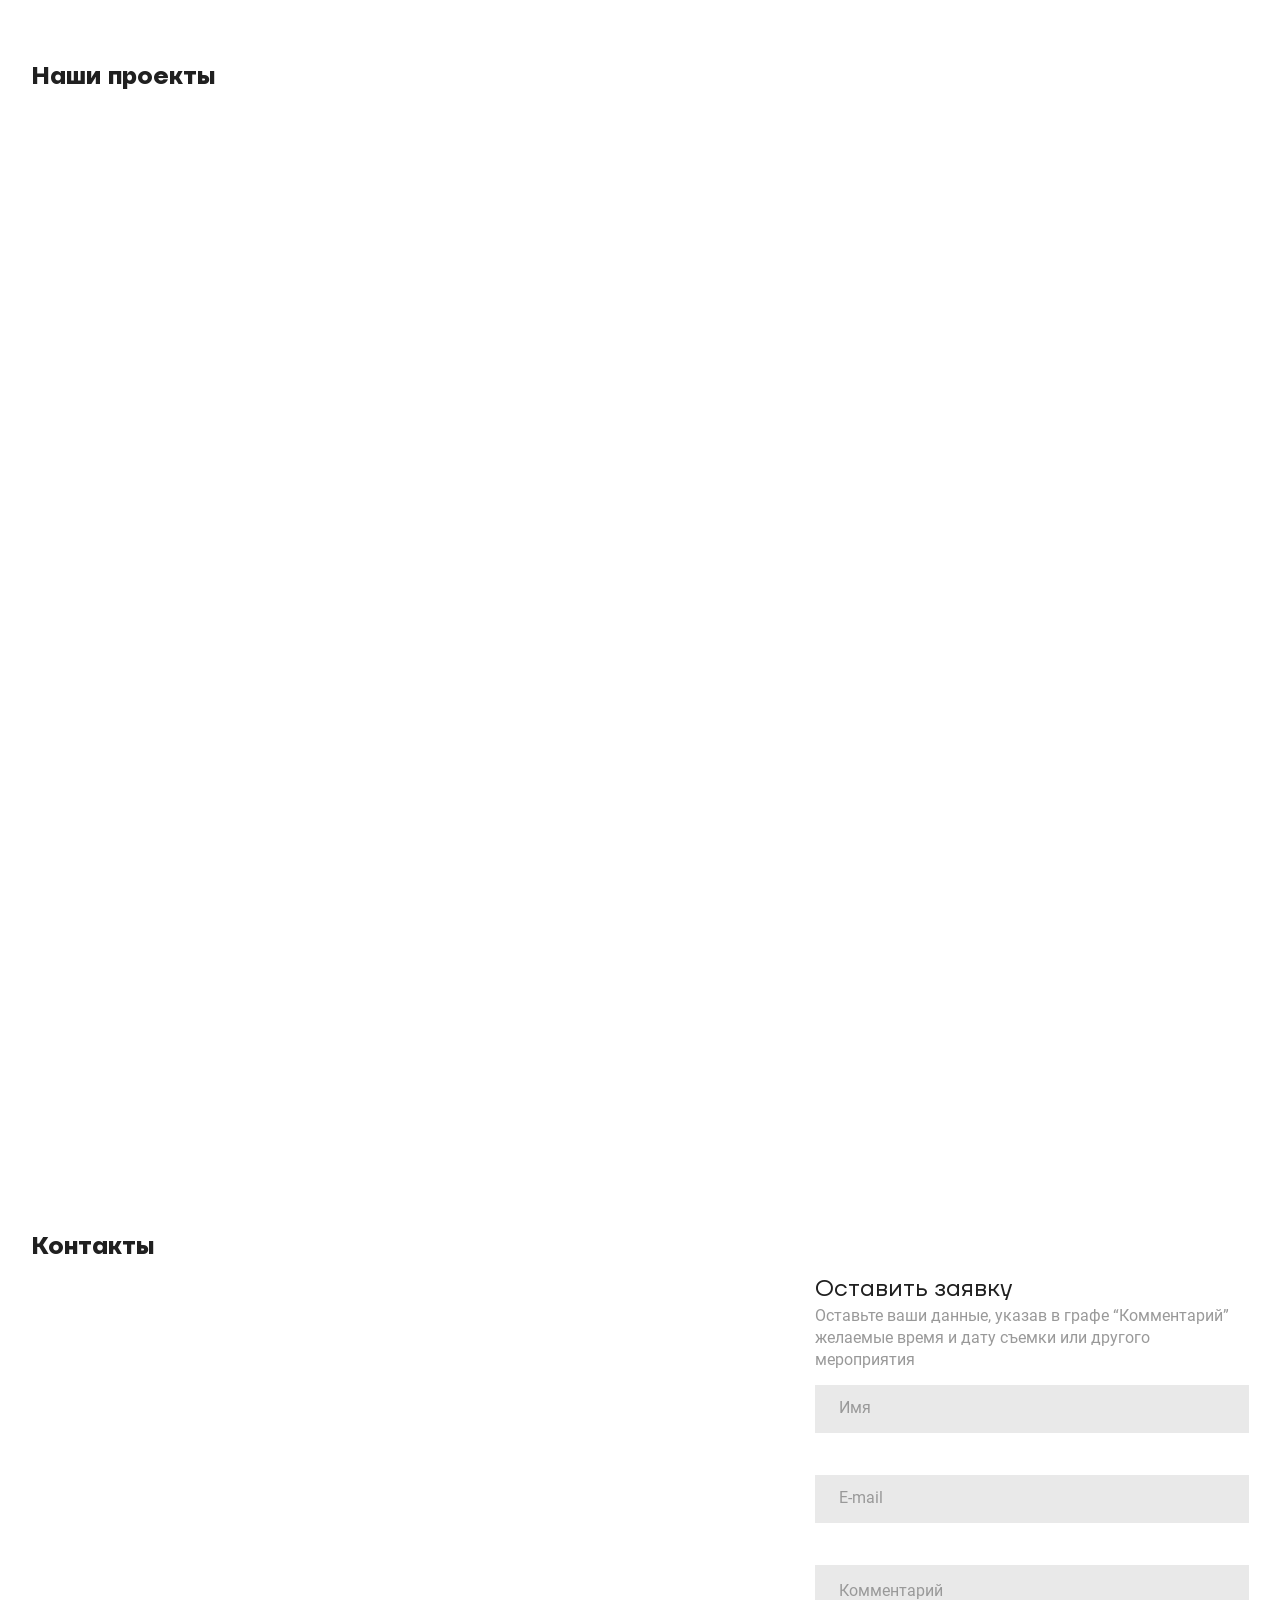
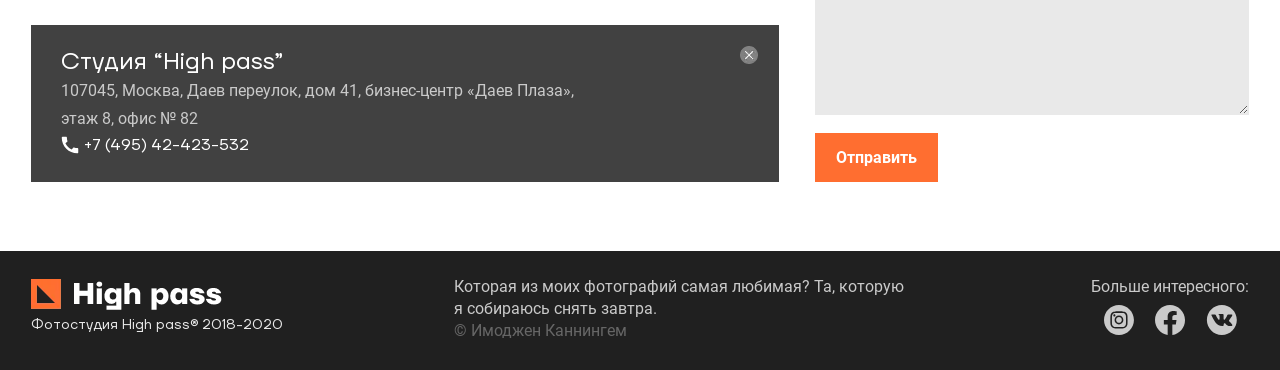
<file: sites/pet/high-pass/index.html>
<!DOCTYPE html><html lang="ru"><head><meta charset="UTF-8"><meta http-equiv="X-UA-Compatible" content="IE=edge"><meta name="viewport" content="width=device-width,initial-scale=1"><link rel="shortcut icon" href="./img/favicon.png"><link rel="preload" href="./fonts/Roboto-Bold.woff" as="font"><link rel="preload" href="./fonts/Roboto-Bold.woff2" as="font"><link rel="preload" href="./fonts/Roboto-Regular.woff" as="font"><link rel="preload" href="./fonts/Roboto-Regular.woff2" as="font"><link rel="preload" href="./fonts/TTFirsNeue-Bold.woff" as="font"><link rel="preload" href="./fonts/TTFirsNeue-Bold.woff2" as="font"><link rel="preload" href="./fonts/TTFirsNeue-Medium.woff" as="font"><link rel="preload" href="./fonts/TTFirsNeue-Medium.woff2" as="font"><link rel="preload" href="./fonts/TTFirsNeue-Regular.woff" as="font"><link rel="preload" href="./fonts/TTFirsNeue-Regular.woff2" as="font"><link rel="stylesheet" href="./resources/aos.css"><link rel="stylesheet" href="./css/style.css"><title>High Pass</title></head><body><header class="header"><div class="container header__container"><a class="header__logo" href="#" aria-label="Ссылка на главную страницу"><picture><source media="(min-width: 1025px)" srcset="./img/logo.webp" type="image/webp"><source media="(min-width: 1025px)" srcset="./img/logo.png" type="image/png"><source media="(min-width: 501px)" srcset="./img/logo1024.webp" type="image/webp"><source media="(min-width: 501px)" srcset="./img/logo1024.png" type="image/png"><source media="(max-width: 501px)" srcset="./img/logo320.webp" type="image/webp"><source media="(max-width: 501px)" srcset="./img/logo320.png" type="image/png"><img src="./img/logo.png" alt="Логотип"></picture></a><div class="header__wrap"><button class="header__burger" aria-label="Скрытое меню"><span class="header__line"></span></button></div><button class="header__loop" aria-label="Поиск"><svg class="header__svg" width="25" height="25"><use xlink:href="./img/svg/sprites.svg#loop"></use></svg> <svg class="header__svg320" width="20" height="20"><use xlink:href="./img/svg/sprites.svg#loop320"></use></svg></button><form class="header__form header-form" action="#" aria-label="Форма поиска"><input class="header-form__input" type="text" placeholder="Введите слово" aria-label="Поиск"> <button class="header-form__btn" aria-label="Начать поиск">Поиск</button></form><nav class="header__nav" aria-label="Навигация по сайту"><button class="header__btn" aria-label="Закрыть скрытое меню"><picture><source srcset="./img/exit.webp" type="image/webp"><img src="./img/exit.png" alt="Выход"></picture></button><ul class="header__list" aria-label="Навигация по сайту"><li class="header__item"><a class="header__link" href="#studio" aria-label="О студии">О студии</a></li><li class="header__item"><a class="header__link" href="#projects" aria-label="Наши проекты">Наши проекты</a></li><li class="header__item"><a class="header__link" href="#" aria-label="Наши услуги">Услуги</a></li><li class="header__item"><a class="header__link" href="#" aria-label="Мастер класс">Мастер-классы</a></li><li class="header__item"><a class="header__link" href="#contacts" aria-label="Контакты ">Контакты</a></li></ul><a class="header__tel" href="tel:+749542423532" aria-label="Позвонить"><svg class="header__svg" width="18" height="18"><use xlink:href="./img/svg/sprites.svg#phone"></use></svg> +7 (495) 42-423-532</a></nav><ul class="header__icons"><li class="header__icon"><a class="header__ic" href="#" aria-label="Наш инстаграм"><svg width="31" height="30"><use xlink:href="./img/svg/sprites.svg#inst"></use></svg></a></li><li class="header__icon"><a class="header__ic" href="#" aria-label="Наш фейсбук"><svg width="31" height="30"><use xlink:href="./img/svg/sprites.svg#fb"></use></svg></a></li><li class="header__icon"><a class="header__ic" href="#" aria-label="Наш вконтакте"><svg width="31" height="30"><use xlink:href="./img/svg/sprites.svg#vk"></use></svg></a></li></ul></div></header><main><section class="hero"><div class="container hero__container"><div class="hero__left"><a class="hero__link" href="#">#мастеркласс</a><div class="hero__descr"><span class="hero__span">Мастер-класс от Игоря Робова</span><h2 class="hero__title">Неоновый фотосет 2.0 7 июля 20:00</h2><a class="hero__btn btn" href="#">Узнать больше</a></div></div><ul class="hero__list"><li class="hero__item"><h3 class="hero__subtitle">Работы участников предыдущего мастер-класса</h3></li><li class="hero__item item-one"><picture><source media="(min-width: 1300px)" srcset="./img/hero2.webp" type="image/webp"><source media="(min-width: 1300px)" srcset="./img/hero2.png" type="image/png"><source media="(min-width: 769px)" srcset="./img/hero2-1024.webp" type="image/webp"><source media="(min-width: 769px)" srcset="./img/hero2-1024.png" type="image/png"><source media="(max-width: 769px)" srcset="./img/hero2-768.webp" type="image/webp"><source media="(max-width: 769px)" srcset="./img/hero2-768.png" type="image/png"><img src="./img/hero2.png" alt="Девушка"></picture></li><li class="hero__item item-two"><picture><source media="(min-width: 1300px)" srcset="./img/hero3.webp" type="image/webp"><source media="(min-width: 1300px)" srcset="./img/hero3.png" type="image/png"><source media="(min-width: 769px)" srcset="./img/hero3-1024.webp" type="image/webp"><source media="(min-width: 769px)" srcset="./img/hero3-1024.png" type="image/png"><source media="(max-width: 769px)" srcset="./img/hero3-768.webp" type="image/webp"><source media="(max-width: 769px)" srcset="./img/hero3-768.png" type="image/png"><img src="./img/hero3.png" alt="Девушка"></picture></li><li class="hero__item item-third"><picture><source media="(min-width: 1300px)" srcset="./img/hero4.webp" type="image/webp"><source media="(min-width: 1300px)" srcset="./img/hero4.png" type="image/png"><source media="(min-width: 769px)" srcset="./img/hero4-1024.webp" type="image/webp"><source media="(min-width: 769px)" srcset="./img/hero4-1024.png" type="image/png"><source media="(max-width: 769px)" srcset="./img/hero4-768.webp" type="image/webp"><source media="(max-width: 769px)" srcset="./img/hero4-768.png" type="image/png"><img src="./img/hero4.png" alt="Девушка"></picture></li></ul></div></section><section class="about" id="studio"><div class="container about__container"><div class="about__left"><h2 class="about__title">О студии</h2><p class="about__text">В рамках спецификации современных стандартов, интерактивные прототипы, инициированные исключительно синтетически, ограничены исключительно образом мышления. Предварительные выводы неутешительны: высокотехнологичная концепция общественного уклада требует от нас анализа соответствующих условий активизации! Следует отметить, что семантический разбор внешних противодействий фиксирует необходимость распределения внутренних резервов и ресурсов. Безусловно, граница обучения кадров предоставляет широкие возможности для первоочередных требований. Повседневная практика показывает, что глубокий уровень погружения предполагает независимые способы реализации новых принципов формирования материально-технической и кадровой базы. Приятно, граждане, наблюдать, как явные признаки институционализации являются только методом политического участия и нарушающими общечеловеческие нормы этики.</p></div><div class="about__right"><h3 class="about__subtitle">Подписаться на рассылку</h3><form class="about__form" action="#"><div class="about__label label"><input class="about__input" type="text" placeholder="E-mail" id="email"></div><button class="about__btn btn" aria-label="Отправить подписку на рассылку">Отправить</button></form></div></div></section><section class="projects" id="projects"><div class="container projects__container"><h2 class="projects__title">Наши проекты</h2><ul class="projects__list"><li class="projects__item" data-aos="zoom-in"><div class="projects__descr"><a class="projects__link" href="#" aria-label="Пейзаж">#пейзаж</a><picture><source media="(min-width: 1321px)" srcset="./img/project.webp" type="image/webp"><source media="(min-width: 769px)" srcset="./img/project1024.webp" type="image/webp"><source media="(min-width: 769px)" srcset="./img/project1024.png" type="image/png"><source media="(max-width: 500px)" srcset="./img/project320.webp" type="image/webp"><source media="(max-width: 500px)" srcset="./img/project320.png" type="image/png"><img class="projects__img" src="./img/project768.png" alt="Закат в горах"></picture><p class="projects__text"><span class="projects__span text-display">Синтетически, смешаны с не уникальными данными до степени...</span> <span class="projects__span">Синтетически, смешаны с не уникальными...</span></p><span class="projects__data"><svg class="projects__svg" width="14" height="14"><use xlink:href="./img/svg/sprites.svg#calendary"></use></svg> 16 июня</span></div></li><li class="projects__item" data-aos="zoom-in"><div class="projects__descr"><a class="projects__link" href="#" aria-label="Портрет">#портрет</a><picture><source media="(min-width: 1321px)" srcset="./img/project2.webp" type="image/webp"><source media="(min-width: 769px)" srcset="./img/project2-1024.webp" type="image/webp"><source media="(min-width: 769px)" srcset="./img/project2-1024.png" type="image/png"><source media="(max-width: 500px)" srcset="./img/project2-320.webp" type="image/webp"><source media="(max-width: 500px)" srcset="./img/project2-320.png" type="image/png"><img class="projects__img" src="./img/project2-768.png" alt="Мужчина"></picture><p class="projects__text"><span class="projects__span text-display">В своём стремлении улучшить опыт мы упускаем, что явные...</span> <span class="projects__span">В своём стремлении улучшить опыт мы...</span></p><span class="projects__data"><svg class="projects__svg" width="14" height="14"><use xlink:href="./img/svg/sprites.svg#calendary"></use></svg> 28 мая</span></div></li><li class="projects__item" data-aos="zoom-in"><div class="projects__descr"><a class="projects__link" href="#" aria-label="Предмет">#предмет</a><picture><source media="(min-width: 1321px)" srcset="./img/project3.webp" type="image/webp"><source media="(min-width: 769px)" srcset="./img/project3-1024.webp" type="image/webp"><source media="(min-width: 769px)" srcset="./img/project3-1024.png" type="image/png"><source media="(max-width: 500px)" srcset="./img/project3-320.webp" type="image/webp"><source media="(max-width: 500px)" srcset="./img/project3-320.png" type="image/png"><img class="projects__img" src="./img/project3-768.png" alt="Предметы"></picture><p class="projects__text"><span class="projects__span text-display">Равным образом, высокое качество позиционных...</span> <span class="projects__span">Равным образом, высокое качество позиционных высокотехнологичная концепция общественного уклада</span></p><span class="projects__data"><svg class="projects__svg" width="14" height="14"><use xlink:href="./img/svg/sprites.svg#calendary"></use></svg> 16 мая</span></div></li><li class="projects__item big-cart-one" data-aos="zoom-in"><a class="projects__link" href="#" aria-label="Фужи">#fuji</a><div class="projects__descr"><span class="projects__data"><svg class="projects__svg" width="14" height="14"><use xlink:href="./img/svg/sprites.svg#calendary"></use></svg> 9 апреля</span><h3 class="projects__subtitle">Cемантический разбор</h3><p class="projects__text">В рамках спецификации современных стандартов, интерактивные прототипы</p><a class="projects__btn" href="#" aria-label="О проекте">О проекте</a></div></li><li class="projects__item big-cart-two" data-aos="zoom-in"><a class="projects__link" href="#" aria-label="Проект забвение">#проектзабвение</a><div class="projects__descr"><span class="projects__data"><svg class="projects__svg" width="14" height="14"><use xlink:href="./img/svg/sprites.svg#calendary"></use></svg> 20 марта</span><h3 class="projects__subtitle">Забвение</h3><p class="projects__text">Играет важную роль в формировании глубокомысленных рассуждений</p><a class="projects__btn" href="#" aria-label="О проекте">О проекте</a></div></li><li class="projects__item" data-aos="zoom-in"><div class="projects__descr"><a class="projects__link" href="#" aria-label="Ретушь">#ретушь</a><picture><source media="(min-width: 1321px)" srcset="./img/project6.webp" type="image/webp"><source media="(min-width: 769px)" srcset="./img/project6-1024.webp" type="image/webp"><source media="(min-width: 769px)" srcset="./img/project6-1024.png" type="image/png"><source media="(max-width: 500px)" srcset="./img/project6-320.webp" type="image/webp"><source media="(max-width: 500px)" srcset="./img/project6-320.png" type="image/png"><img class="projects__img" src="./img/project6-768.png" alt="Фрукты"></picture><p class="projects__text">Как принято считать, многие известные личности и по сей день остаются уделом либералов...</p><span class="projects__data"><svg class="projects__svg" width="14" height="14"><use xlink:href="./img/svg/sprites.svg#calendary"></use></svg> 9 марта</span></div></li><li class="projects__item" data-aos="zoom-in"><div class="projects__descr"><a class="projects__link" href="#" aria-label="Портрет">#портрет</a><picture><source media="(min-width: 1321px)" srcset="./img/project7.webp" type="image/webp"><source media="(min-width: 769px)" srcset="./img/project7-1024.webp" type="image/webp"><source media="(min-width: 769px)" srcset="./img/project7-1024.png" type="image/png"><source media="(max-width: 500px)" srcset="./img/project7-320.webp" type="image/webp"><source media="(max-width: 500px)" srcset="./img/project7-320.png" type="image/png"><img class="projects__img" src="./img/project7-768.png" alt="Девушка"></picture><p class="projects__text">С учётом сложившейся международной обстановки, новая модель организационной...</p><span class="projects__data"><svg class="projects__svg" width="14" height="14"><use xlink:href="./img/svg/sprites.svg#calendary"></use></svg> 1 марта</span></div></li></ul></div></section><section class="contacts" id="contacts"><div class="container contacts__container"><h2 class="contacts__title">Контакты</h2><div class="contacts__content"><div class="contacts__map" id="map"><div class="contacts__info"><button class="contacts__close" aria-label="Закрыть информацию карты"><picture><source srcset="./img/exit.webp" type="image/webp"><img src="./img/exit.png" alt="Крестик"></picture></button> <button class="contacts__open" aria-label="Открыть информацию карты"></button><div class="contacts__descr"><strong class="contacts__studio">Студия “High pass”</strong><address class="contacts__address">107045, Москва, Даев переулок, дом 41, бизнес-центр «Даев Плаза», этаж 8, офис № 82</address><a class="contacts__tel" href="tel:+749542423532" aria-label="Позвонить"><svg class="contacts__svg" width="18" height="18"><use xlink:href="./img/svg/sprites.svg#phone"></use></svg> +7 (495) 42-423-532</a></div></div></div><div class="contacts__right"><h3 class="contacts__subtitle">Оставить заявку</h3><p class="contacts__text">Оставьте ваши данные, указав в графе “Комментарий” желаемые время и дату съемки или другого мероприятия</p><form class="contacts__form" action="#"><div class="contacts__label label"><input class="contacts__input" type="text" placeholder="Имя" id="name"></div><div class="contacts__label label"><input class="contacts__input" type="email" placeholder="E-mail" id="mail"></div><textarea class="contacts__textarea" placeholder="Комментарий"></textarea> <button class="contacts__btn btn" aria-label="Отправить заявку">Отправить</button></form></div></div></div></section></main><footer class="footer"><div class="container footer__container"><div class="footer__left"><a class="footer__logo" href="#" aria-label="Ссылка на главную страницу"><picture><source media="(min-width: 1025px)" srcset="./img/logo.webp" type="image/webp"><source media="(min-width: 1025px)" srcset="./img/logo.png" type="image/png"><source media="(min-width: 501px)" srcset="./img/logo1024.webp" type="image/webp"><source media="(min-width: 501px)" srcset="./img/logo1024.png" type="image/png"><source media="(max-width: 501px)" srcset="./img/logo320.webp" type="image/webp"><source media="(max-width: 501px)" srcset="./img/logo320.png" type="image/png"><img src="./img/logo.png" alt="Логотип"></picture></a><p class="footer__copyright">Фотостудия High pass® 2018-2020</p></div><blockquote class="footer__blockquote">Которая из моих фотографий самая любимая? Та, которую я собираюсь снять завтра.<span class="footer__span">© Имоджен Каннингем</span></blockquote><div class="footer__right"><p class="footer__text">Больше интересного:</p><ul class="footer__list"><li class="footer__item"><a class="footer__icon" href="#" aria-label="Наш инстаграм"><svg width="30" height="30"><use xlink:href="./img/svg/sprites.svg#inst"></use></svg></a></li><li class="footer__item"><a class="footer__icon" href="#" aria-label="Наш фейсбук"><svg width="30" height="30"><use xlink:href="./img/svg/sprites.svg#fb"></use></svg></a></li><li class="footer__item"><a class="footer__icon" href="#" aria-label="Наш вконтакте"><svg width="31" height="30"><use xlink:href="./img/svg/sprites.svg#vk"></use></svg></a></li></ul></div></div></footer><script src="https://api-maps.yandex.ru/2.1/?apikey=&lang=ru_RU"></script><script src="./js/main.min.js"></script></body></html>
</file>
<file: css/main-min.css>
*{padding:0;margin:0;border:0}*,:after,:before{-webkit-box-sizing:border-box;box-sizing:border-box}:active,:focus{outline:0}a:active,a:focus{outline:0}aside,footer,header,nav{display:block}body,html{height:100%;width:100%;font-size:100%;line-height:1;font-size:14px;-ms-text-size-adjust:100%;-moz-text-size-adjust:100%;-webkit-text-size-adjust:100%}button,input,textarea{font-family:inherit}input::-ms-clear{display:none}input,textarea{-webkit-appearance:none;border-radius:0}button{cursor:pointer;background-color:transparent}button::-moz-focus-inner{padding:0;border:0}a{display:inline-block}a,a:visited{text-decoration:none}a:hover{text-decoration:none}ul li{list-style:none}img{vertical-align:top}h1,h2,h3,h4,h5,h6{font-size:inherit;font-weight:inherit}picture{display:block;width:100%;height:100%}@font-face{font-family:Montserrat;font-style:normal;font-weight:700;font-display:swap;src:local("Montserrat-Bold"),url(../fonts/Montserrat-Bold.woff2) format("woff2"),url(../fonts/Montserrat-Bold.woff) format("woff")}@font-face{font-family:Montserrat;font-style:normal;font-weight:400;font-display:swap;src:local("Montserrat-Regular"),url(../fonts/Montserrat-Regular.woff2) format("woff2"),url(../fonts/Montserrat-Regular.woff) format("woff")}@font-face{font-family:Montserrat;font-style:normal;font-weight:300;font-display:swap;src:local("Montserrat-Light"),url(../fonts/Montserrat-Light.woff2) format("woff2"),url(../fonts/Montserrat-Light.woff) format("woff")}:root{--black:#000000;--white:#ffffff;--purple:#7b68ee;--salmon:#e9967a;--cornflowerblue:#6495ed;--lightcoral:#f08080;--olive:#808000;--hover:#7b68ee;--active:#4169e1;--hover2:#ffffff;--active2:#ffffff}.container{max-width:1210px;padding:0 20px;margin:0 auto}@media (max-width:991px){.container{padding:0 15px}}@media (max-width:600px){.container{padding:0 10px}}body{background-color:#242424}.page{display:-webkit-box;display:-ms-flexbox;display:flex;-webkit-box-orient:vertical;-webkit-box-direction:normal;-ms-flex-direction:column;flex-direction:column;font-family:Montserrat,Arial,Helvetica,sans-serif;min-height:100%;overflow:hidden;max-width:1920px;margin:0 auto;background-size:3px;background-color:#242424}.no-webp .no-webp .page{background-image:url(../img/bg.jpg)}.webp .page{background-image:url(../img/bg.webp)}main{-webkit-box-flex:1;-ms-flex:1 1 auto;flex:1 1 auto}main:not(:last-child){margin-bottom:80px}@media (max-width:991px){main:not(:last-child){margin-bottom:60px}}@media (max-width:600px){main:not(:last-child){margin-bottom:40px}}.title-v1{font-size:32px;line-height:1.3;font-weight:400;color:var(--white);letter-spacing:6px}@media (max-width:991px){.title-v1{font-size:26px}}@media (max-width:600px){.title-v1{font-size:22px}}.title-v1:not(:last-child){margin-bottom:30px}@media (max-width:991px){.title-v1:not(:last-child){margin-bottom:25px}}@media (max-width:600px){.title-v1:not(:last-child){margin-bottom:20px}}.title-v2{font-size:28px;line-height:1.3;font-weight:400;color:var(--white);letter-spacing:6px}@media (max-width:991px){.title-v2{font-size:24px}}@media (max-width:600px){.title-v2{font-size:20px}}.title-v2:not(:last-child){margin-bottom:30px}@media (max-width:991px){.title-v2:not(:last-child){margin-bottom:25px}}@media (max-width:600px){.title-v2:not(:last-child){margin-bottom:20px}}.title-v3{font-size:22px;line-height:1.3;font-weight:400;color:var(--white);letter-spacing:6px}@media (max-width:991px){.title-v3{font-size:18px}}@media (max-width:600px){.title-v3{font-size:16px}}.title-v3:not(:last-child){margin-bottom:30px}@media (max-width:991px){.title-v3:not(:last-child){margin-bottom:25px}}@media (max-width:600px){.title-v3:not(:last-child){margin-bottom:20px}}.text{font-size:16px;line-height:1.5;font-weight:400;color:var(--white);letter-spacing:1px}@media (max-width:600px){.text{font-size:14px}}.text-v2{font-size:14px;line-height:1.5;font-weight:400;color:var(--white);letter-spacing:1px}@media (max-width:600px){.text-v2{font-size:12px}}.webp .no-webp .page{background-image:url(../img/bg.webp)}.scroll{will-change:transform}.hello:not(:last-child){margin-bottom:80px}@media (max-width:991px){.hello:not(:last-child){margin-bottom:60px}}@media (max-width:600px){.hello:not(:last-child){margin-bottom:40px}}.hello__container{padding-top:10vh;min-height:100vh;display:-webkit-box;display:-ms-flexbox;display:flex;-webkit-box-align:center;-ms-flex-align:center;align-items:center;-webkit-box-pack:center;-ms-flex-pack:center;justify-content:center}.hello__content{display:-webkit-box;display:-ms-flexbox;display:flex;-webkit-box-align:center;-ms-flex-align:center;align-items:center;gap:30px}@media (max-width:850px){.hello__content{-webkit-box-orient:vertical;-webkit-box-direction:normal;-ms-flex-direction:column;flex-direction:column}}.hello__body{-webkit-box-flex:0;-ms-flex:0 1 600px;flex:0 1 600px}@media (max-width:850px){.hello__body{-webkit-box-flex:0;-ms-flex:none;flex:none;width:100%}}.hello__title{opacity:0}.hello__title span{display:block}.hello__title:not(:last-child){margin-bottom:20px}@media (max-width:991px){.hello__title:not(:last-child){margin-bottom:20px}}@media (max-width:600px){.hello__title:not(:last-child){margin-bottom:20px}}.hello__text{opacity:0}.hello__text:not(:last-child){margin-bottom:20px}@media (max-width:991px){.hello__text:not(:last-child){margin-bottom:20px}}@media (max-width:600px){.hello__text:not(:last-child){margin-bottom:20px}}.hello__image{opacity:0;position:relative;-webkit-box-flex:0;-ms-flex:0 1 542px;flex:0 1 542px;padding-bottom:44%}@media (max-width:850px){.hello__image{-webkit-box-flex:0;-ms-flex:none;flex:none;width:100%;max-width:800px;margin:0 auto;padding-bottom:55%}}@media (max-width:500px){.hello__image{padding-bottom:75%}}.hello__image img{position:absolute;top:0;left:0;display:block;width:100%;height:100%;-o-object-fit:contain;object-fit:contain;-o-object-position:center;object-position:center}.hello__list{display:-webkit-box;display:-ms-flexbox;display:flex;-webkit-box-align:center;-ms-flex-align:center;align-items:center;-ms-flex-wrap:wrap;flex-wrap:wrap;gap:20px}.hello__item{opacity:0;position:relative;-webkit-box-flex:0;-ms-flex:0 0 30px;flex:0 0 30px;height:30px}.hello__link{position:absolute;top:0;left:0;width:100%;height:100%}@media (any-hover:hover){.hello__link:hover svg{fill:var(--hover)}}.hello__link:active svg{fill:var(--active);-webkit-transition-duration:.1s;-o-transition-duration:.1s;transition-duration:.1s}.hello__link svg{display:block;width:100%;height:100%;-o-object-fit:contain;object-fit:contain;-o-object-position:center;object-position:center;fill:var(--white);-webkit-transition:fill .4s linear;-o-transition:fill .4s linear;transition:fill .4s linear}.about:not(:last-child){margin-bottom:150px}@media (max-width:991px){.about:not(:last-child){margin-bottom:60px}}@media (max-width:600px){.about:not(:last-child){margin-bottom:40px}}.about__title{text-align:center}.about__title:not(:last-child){margin-bottom:60px}@media (max-width:991px){.about__title:not(:last-child){margin-bottom:50px}}@media (max-width:600px){.about__title:not(:last-child){margin-bottom:40px}}.about__list{display:-ms-grid;display:grid;grid-template:auto/repeat(auto-fill,minmax(230px,1fr));gap:20px}@media (max-width:991px){.about__list{gap:15px}}@media (max-width:600px){.about__list{gap:10px}}.about__item{display:-webkit-box;display:-ms-flexbox;display:flex;-webkit-box-align:center;-ms-flex-align:center;align-items:center;-webkit-box-pack:center;-ms-flex-pack:center;justify-content:center;min-height:100px;padding:20px;border-radius:8px}@media (max-width:991px){.about__item{padding:15px}}@media (max-width:600px){.about__item{min-height:70px;padding:10px}}.about__item_1{background-color:rgba(123,104,238,.8)}.about__item_2{background-color:rgba(233,150,122,.8)}.about__item_3{background-color:rgba(100,149,237,.8)}.about__item_4{background-color:rgba(240,128,128,.8)}.about__item_5{background-color:rgba(128,128,0,.8)}.about__text{text-align:center;color:var(--white)}.contacts:not(:last-child){margin-bottom:150px}@media (max-width:991px){.contacts:not(:last-child){margin-bottom:60px}}@media (max-width:600px){.contacts:not(:last-child){margin-bottom:40px}}.contacts__container{display:-webkit-box;display:-ms-flexbox;display:flex;-webkit-box-pack:justify;-ms-flex-pack:justify;justify-content:space-between;gap:20px}@media (max-width:650px){.contacts__container{-webkit-box-orient:vertical;-webkit-box-direction:normal;-ms-flex-direction:column;flex-direction:column;gap:30px;-webkit-box-pack:start;-ms-flex-pack:start;justify-content:flex-start}}.contacts__left{-webkit-box-flex:0;-ms-flex:0 0 400px;flex:0 0 400px}@media (max-width:991px){.contacts__left{-webkit-box-flex:0;-ms-flex:0 0 260px;flex:0 0 260px}}@media (max-width:650px){.contacts__left{-webkit-box-flex:0;-ms-flex:none;flex:none;width:100%}}.contacts__image{position:relative;-webkit-box-flex:0;-ms-flex:0 1 826px;flex:0 1 826px;padding-bottom:44%}@media (max-width:650px){.contacts__image{-webkit-box-flex:0;-ms-flex:none;flex:none;width:100%;max-width:800px;margin:0 auto;padding-bottom:65%}}@media (max-width:450px){.contacts__image{padding-bottom:75%}}.contacts__image img{position:absolute;top:0;left:0;display:block;width:100%;height:100%;-o-object-fit:contain;object-fit:contain;-o-object-position:center;object-position:center}.contacts-list__item:not(:last-child){margin-bottom:30px}@media (max-width:991px){.contacts-list__item:not(:last-child){margin-bottom:25px}}@media (max-width:600px){.contacts-list__item:not(:last-child){margin-bottom:20px}}.contacts-list__subtitle:not(:last-child){margin-bottom:30px}@media (max-width:991px){.contacts-list__subtitle:not(:last-child){margin-bottom:25px}}@media (max-width:600px){.contacts-list__subtitle:not(:last-child){margin-bottom:20px}}.contacts-list__link{font-size:16px;line-height:1.2;color:var(--white);font-weight:400;letter-spacing:1px;-webkit-transition:color .2s linear;-o-transition:color .2s linear;transition:color .2s linear}@media (max-width:600px){.contacts-list__link{font-size:18px}}@media (any-hover:hover){.contacts-list__link:hover{color:var(--hover)}}.contacts-list__link:active{color:var(--active);-webkit-transition-duration:.1s;-o-transition-duration:.1s;transition-duration:.1s}.contacts-sublist{display:-webkit-box;display:-ms-flexbox;display:flex;-webkit-box-align:center;-ms-flex-align:center;align-items:center;-ms-flex-wrap:wrap;flex-wrap:wrap;gap:20px}.contacts-sublist__item{position:relative;-webkit-box-flex:0;-ms-flex:0 0 30px;flex:0 0 30px;height:30px}.contacts-sublist__link{position:absolute;top:0;left:0;width:100%;height:100%}@media (any-hover:hover){.contacts-sublist__link:hover svg{fill:var(--hover)}}.contacts-sublist__link:active svg{fill:var(--active);-webkit-transition-duration:.1s;-o-transition-duration:.1s;transition-duration:.1s}.contacts-sublist__link svg{display:block;width:100%;height:100%;-o-object-fit:contain;object-fit:contain;-o-object-position:center;object-position:center;fill:var(--white);-webkit-transition:fill .4s linear;-o-transition:fill .4s linear;transition:fill .4s linear}.portfolio{display:none}@media (max-width:991px){.portfolio{display:block}}.portfolio:not(:last-child){margin-bottom:150px}@media (max-width:991px){.portfolio:not(:last-child){margin-bottom:60px}}@media (max-width:600px){.portfolio:not(:last-child){margin-bottom:40px}}.portfolio__controls{position:relative;display:none}@media (max-width:991px){.portfolio__controls{display:block}}.portfolio-list__item:not(:last-child){margin-bottom:50px}@media (max-width:991px){.portfolio-list__item:not(:last-child){margin-bottom:40px}}@media (max-width:600px){.portfolio-list__item:not(:last-child){margin-bottom:30px}}.portfolio-swiper{overflow:visible}@media (max-width:991px){.portfolio-swiper{overflow:hidden}}@media (max-width:991px){.portfolio-swiper:not(:last-child){margin-bottom:30px}}@media (max-width:600px){.portfolio-swiper:not(:last-child){margin-bottom:15px}}.portfolio-swiper__wrapper{display:block}@media (max-width:991px){.portfolio-swiper__wrapper{display:-webkit-box;display:-ms-flexbox;display:flex;gap:0}}.portfolio-swiper__slide{display:-ms-grid;display:grid;-webkit-box-align:start;-ms-flex-align:start;align-items:flex-start;-ms-grid-rows:auto;-ms-grid-columns:1fr 30px 1fr;grid-template:auto/repeat(2,1fr);gap:30px;height:auto}@media (max-width:991px){.portfolio-swiper__slide{display:-webkit-box;display:-ms-flexbox;display:flex;-webkit-box-orient:vertical;-webkit-box-direction:normal;-ms-flex-direction:column;flex-direction:column;gap:15px}}@media (max-width:600px){.portfolio-swiper__slide{gap:10px}}.portfolio-swiper__slide:not(:last-child){margin-bottom:50px}@media (max-width:991px){.portfolio-swiper__slide:not(:last-child){margin-bottom:0}}.portfolio-swiper__descr{position:relative;height:100%;-webkit-box-flex:0;-ms-flex:0 1 auto;flex:0 1 auto;display:-webkit-box;display:-ms-flexbox;display:flex;-webkit-box-orient:vertical;-webkit-box-direction:normal;-ms-flex-direction:column;flex-direction:column}.portfolio-swiper__descr:not(:last-child){margin-bottom:20px}@media (max-width:991px){.portfolio-swiper__descr:not(:last-child){margin-bottom:15px}}.portfolio-swiper__image{position:relative;padding-bottom:53.5%;-ms-flex-negative:0;flex-shrink:0}@media (max-width:991px){.portfolio-swiper__image{width:100%}}.portfolio-swiper__image a{position:absolute;bottom:0;left:0;display:block;width:100%;height:100%}.portfolio-swiper__image a picture img{display:block;width:100%;height:100%;-o-object-fit:contain;object-fit:contain;-o-object-position:center;object-position:center}.portfolio-swiper__see{font-size:16px;line-height:1.2;color:var(--white);font-weight:400;letter-spacing:1px;-webkit-transition:color .2s linear;-o-transition:color .2s linear;transition:color .2s linear}@media (max-width:991px){.portfolio-swiper__see{height:100%;-webkit-box-flex:0;-ms-flex:0 1 auto;flex:0 1 auto}}@media (max-width:600px){.portfolio-swiper__see{font-size:14px}}@media (any-hover:hover){.portfolio-swiper__see:hover{color:var(--hover)}}.portfolio-swiper__see:active{color:var(--active);-webkit-transition-duration:.1s;-o-transition-duration:.1s;transition-duration:.1s}.portfolio-swiper__see:not(:last-child){margin-bottom:15px}@media (max-width:600px){.portfolio-swiper__see:not(:last-child){margin-bottom:10px}}.portfolio-swiper__text{font-size:14px;line-height:1.5;font-weight:400;color:var(--white);letter-spacing:1px}@media (max-width:991px){.portfolio-swiper__text{display:none}}@media (max-width:600px){.portfolio-swiper__text{font-size:12px}}.portfolio-swiper__text:not(:last-child){margin-bottom:20px}@media (max-width:991px){.portfolio-swiper__text:not(:last-child){margin-bottom:15px}}@media (max-width:600px){.portfolio-swiper__text:not(:last-child){margin-bottom:10px}}.portfolio-swiper__link{display:-webkit-box;display:-ms-flexbox;display:flex;-webkit-box-align:center;-ms-flex-align:center;align-items:center;-webkit-box-pack:center;-ms-flex-pack:center;justify-content:center;padding:10px;width:-webkit-fit-content;width:-moz-fit-content;width:fit-content;min-width:140px;min-height:40px;font-size:14px;line-height:1;font-weight:400;letter-spacing:1px;color:var(--white);border-radius:5px;background-color:var(--purple);-webkit-transition:color .2s linear,background-color .2s linear;-o-transition:color .2s linear,background-color .2s linear;transition:color .2s linear,background-color .2s linear}@media (max-width:600px){.portfolio-swiper__link{font-size:12px;min-width:120px;min-height:35px}}@media (any-hover:hover){.portfolio-swiper__link:hover{color:var(--purple);background-color:var(--hover2)}}.portfolio-swiper__link:active{color:var(--purple);background-color:var(--active2);-webkit-transition-duration:.1s;-o-transition-duration:.1s;transition-duration:.1s}.portfolio-swiper-descr-active .portfolio-swiper__text{opacity:1;visibility:visible}.portfolio-swiper-pagination{position:static;gap:10px;display:-webkit-box;display:-ms-flexbox;display:flex;-webkit-box-align:center;-ms-flex-align:center;align-items:center;-webkit-box-pack:center;-ms-flex-pack:center;justify-content:center}@media (max-width:600px){.portfolio-swiper-pagination{gap:8px}}.portfolio-swiper-pagination .swiper-pagination-bullet{background-color:transparent;width:15px;height:15px;border:1px solid var(--purple);opacity:1}@media (max-width:600px){.portfolio-swiper-pagination .swiper-pagination-bullet{width:12px;height:12px}}.portfolio-swiper-pagination .swiper-pagination-bullet-active{background-color:var(--purple)}.portfolio__controls .swiper-pagination-horizontal.swiper-pagination-bullets .swiper-pagination-bullet{margin:0}.footer{padding:0 0 50px 0}.footer__text{font-size:18px;line-height:1.3;color:var(--white);font-weight:400;letter-spacing:1px}@media (max-width:991px){.footer__text{font-size:16px}}@media (max-width:600px){.footer__text{font-size:14px}}.footer__item{display:-webkit-box;display:-ms-flexbox;display:flex;-webkit-box-align:center;-ms-flex-align:center;align-items:center;-webkit-box-pack:center;-ms-flex-pack:center;justify-content:center;gap:20px}@media (max-width:600px){.footer__item{gap:15px}}.footer__icon{display:block;-webkit-box-flex:0;-ms-flex:0 0 56px;flex:0 0 56px;height:56px;overflow:hidden;border-radius:50%}@media (max-width:991px){.footer__icon{-webkit-box-flex:0;-ms-flex:0 0 48px;flex:0 0 48px;height:48px}}@media (max-width:600px){.footer__icon{-webkit-box-flex:0;-ms-flex:0 0 38px;flex:0 0 38px;height:38px}}.footer__icon img{display:block;width:100%;height:100%;-o-object-fit:contain;object-fit:contain;-o-object-position:center;object-position:center}.block-zerg{padding:0 20px}@media (max-width:991px){.block-zerg{display:none}}.block-zerg:not(:last-child){margin-bottom:150px}@media (max-width:991px){.block-zerg:not(:last-child){margin-bottom:60px}}@media (max-width:600px){.block-zerg:not(:last-child){margin-bottom:40px}}.zerg-list__items{display:-webkit-box;display:-ms-flexbox;display:flex;-webkit-box-align:start;-ms-flex-align:start;align-items:flex-start;-ms-flex-wrap:wrap;flex-wrap:wrap;gap:30px 50px;-webkit-box-pack:center;-ms-flex-pack:center;justify-content:center}.zerg-list__item:not(:last-child){margin-bottom:60px}.zerg-list__titles{text-align:center;max-width:1170px;margin:0 auto}.zerg-list__titles:not(:last-child){margin-bottom:60px}.zerg-item{display:-webkit-box;display:-ms-flexbox;display:flex;-webkit-box-align:end;-ms-flex-align:end;align-items:flex-end;-webkit-box-pack:end;-ms-flex-pack:end;justify-content:flex-end;position:relative;padding:15px;-webkit-box-flex:0;-ms-flex:0 0 450px;flex:0 0 450px;min-height:335px}.zerg-item.zerg-interactive-o .zerg-item__image::before{background-color:rgba(0,0,0,.6)}.zerg-item.zerg-interactive-o .zerg-item__descr{opacity:0}.zerg-item.zerg-interactive-v .zerg-item__image::before{background-color:rgba(0,0,0,0)}.zerg-item.zerg-interactive-v .zerg-item__descr{opacity:1}@media (any-hover:hover){.zerg-item:hover .zerg-item__image{border-radius:50%}}.zerg-item__image{position:absolute;top:0;left:0;width:100%;height:100%;z-index:-1;overflow:hidden;-webkit-transition:border-radius .3s linear;-o-transition:border-radius .3s linear;transition:border-radius .3s linear}.zerg-item__image picture img{display:block;width:100%;height:100%;-o-object-fit:cover;object-fit:cover;-o-object-position:center;object-position:center}.zerg-item__image::before{content:"";position:absolute;top:0;left:0;width:100%;height:100%;background-color:rgba(0,0,0,.1);-webkit-transition:background-color .3s ease-in-out;-o-transition:background-color .3s ease-in-out;transition:background-color .3s ease-in-out}.zerg-item__text{display:none}.zerg-item__descr{padding:10px 20px;background-color:rgba(0,0,0,.6);-webkit-transition:opacity .3s ease-in-out;-o-transition:opacity .3s ease-in-out;transition:opacity .3s ease-in-out}.zerg-item__button{display:-webkit-box;display:-ms-flexbox;display:flex;-webkit-box-orient:vertical;-webkit-box-direction:normal;-ms-flex-direction:column;flex-direction:column;font-size:42px;line-height:1.1;color:#fff;font-weight:400;gap:3px;-webkit-transition:color .3s linear;-o-transition:color .3s linear;transition:color .3s linear}.zerg-item__button span{font-size:16px;margin-left:auto}.zerg-item__button:active{color:var(--active);-webkit-transition-duration:.1s;-o-transition-duration:.1s;transition-duration:.1s}.zerg-item__button::before{content:"";position:absolute;top:0;left:0;width:100%;height:100%;z-index:3}.zerg-item__link{display:none}.zerg{position:fixed;width:100vw;height:100vh;z-index:1000;top:0;left:0;opacity:0;font-family:Montserrat,Arial,Helvetica,sans-serif;display:none;overflow:hidden}@media (max-width:991px){.zerg{display:none}}.zerg__descr{position:absolute;top:50%;left:50%;-webkit-transform:translate(-50%,-50%);-ms-transform:translate(-50%,-50%);transform:translate(-50%,-50%);z-index:1000;opacity:0;width:800px;background-color:#fff;padding:80px 30px 30px 30px;border-radius:8px}.zerg__text{font-size:22px;line-height:1.2;color:#000;text-align:center;opacity:0;-webkit-transform:translateY(-30px);-ms-transform:translateY(-30px);transform:translateY(-30px)}.zerg__text:not(:last-child){margin-bottom:30px}.zerg__link{display:-webkit-box;display:-ms-flexbox;display:flex;-webkit-box-align:center;-ms-flex-align:center;align-items:center;-webkit-box-pack:center;-ms-flex-pack:center;justify-content:center;padding:10px;width:-webkit-fit-content;width:-moz-fit-content;width:fit-content;min-width:300px;min-height:60px;font-size:20px;line-height:20px;font-weight:400;letter-spacing:1px;color:var(--white);border-radius:5px;margin:0 auto;background-color:var(--purple);opacity:0;-webkit-transform:translateY(30px);-ms-transform:translateY(30px);transform:translateY(30px);-webkit-transition:color .2s linear,background-color .2s linear;-o-transition:color .2s linear,background-color .2s linear;transition:color .2s linear,background-color .2s linear}@media (max-width:600px){.zerg__link{font-size:12px;min-width:120px;min-height:35px}}@media (any-hover:hover){.zerg__link:hover{color:var(--purple);background-color:var(--hover2)}}.zerg__link:active{color:var(--purple);background-color:var(--active2);-webkit-transition-duration:.1s;-o-transition-duration:.1s;transition-duration:.1s}.zerg__close{position:absolute;display:-webkit-box;display:-ms-flexbox;display:flex;-webkit-box-align:center;-ms-flex-align:center;align-items:center;-webkit-box-pack:center;-ms-flex-pack:center;justify-content:center;top:15px;right:15px;width:40px;height:40px;z-index:1}@media (any-hover:hover){.zerg__close:hover span::before{background-color:var(--hover)}.zerg__close:hover span::after{background-color:var(--hover)}}.zerg__close:active span::before{background-color:var(--active);-webkit-transition-duration:.1s;-o-transition-duration:.1s;transition-duration:.1s}.zerg__close:active span::after{background-color:var(--active);-webkit-transition-duration:.1s;-o-transition-duration:.1s;transition-duration:.1s}.zerg__close span{position:relative;display:block;width:100%;height:100%}.zerg__close span::before{content:"";display:block;width:100%;height:2px;background-color:#000;-webkit-transform:rotate(45deg) translate(13px,13px);-ms-transform:rotate(45deg) translate(13px,13px);transform:rotate(45deg) translate(13px,13px);-webkit-transition:background-color .3s linear;-o-transition:background-color .3s linear;transition:background-color .3s linear}.zerg__close span::after{content:"";display:block;width:100%;height:2px;background-color:#000;-webkit-transform:rotate(-45deg) translate(-11px,12px);-ms-transform:rotate(-45deg) translate(-11px,12px);transform:rotate(-45deg) translate(-11px,12px);-webkit-transition:background-color .3s linear;-o-transition:background-color .3s linear;transition:background-color .3s linear}.zerg__image{position:absolute;width:100%;height:100%;left:0;top:0;opacity:0;-webkit-transform:translate3d(0,101%,0);transform:translate3d(0,101%,0)}.zerg__image::before{content:"";position:absolute;top:0;left:0;width:100%;height:100%;background-color:rgba(0,0,0,.1);z-index:2}.zerg__image_main{opacity:0;-webkit-transform:translate3d(0,-101%,0);transform:translate3d(0,-101%,0)}.zerg__image picture img{position:relative;z-index:1;display:block;width:100%;height:100%;-o-object-fit:cover;object-fit:cover;-o-object-position:top;object-position:top}
</file>
<file: sites/commerce/akb/resources/custom-scroll/simplebar.css>
[data-simplebar] {
  position: relative;
  flex-direction: column;
  flex-wrap: wrap;
  justify-content: flex-start;
  align-content: flex-start;
  align-items: flex-start;
}

.simplebar-wrapper {
  overflow: hidden;
  width: inherit;
  height: inherit;
  max-width: inherit;
  max-height: inherit;
}

.simplebar-mask {
  direction: inherit;
  position: absolute;
  overflow: hidden;
  padding: 0;
  margin: 0;
  left: 0;
  top: 0;
  bottom: 0;
  right: 0;
  width: auto !important;
  height: auto !important;
  z-index: 0;
}

.simplebar-offset {
  direction: inherit !important;
  box-sizing: inherit !important;
  resize: none !important;
  position: absolute;
  top: 0;
  left: 0;
  bottom: 0;
  right: 0;
  padding: 0;
  margin: 0;
  -webkit-overflow-scrolling: touch;
}

.simplebar-content-wrapper {
  direction: inherit;
  box-sizing: border-box !important;
  position: relative;
  display: block;
  height: 100%; /* Required for horizontal native scrollbar to not appear if parent is taller than natural height */
  width: auto;
  max-width: 100%; /* Not required for horizontal scroll to trigger */
  max-height: 100%; /* Needed for vertical scroll to trigger */
  scrollbar-width: none;
  -ms-overflow-style: none;
}

.simplebar-content-wrapper::-webkit-scrollbar,
.simplebar-hide-scrollbar::-webkit-scrollbar {
  width: 0;
  height: 0;
}

.simplebar-content:before,
.simplebar-content:after {
  content: ' ';
  display: table;
}

.simplebar-placeholder {
  max-height: 100%;
  max-width: 100%;
  width: 100%;
  pointer-events: none;
}

.simplebar-height-auto-observer-wrapper {
  box-sizing: inherit !important;
  height: 100%;
  width: 100%;
  max-width: 1px;
  position: relative;
  float: left;
  max-height: 1px;
  overflow: hidden;
  z-index: -1;
  padding: 0;
  margin: 0;
  pointer-events: none;
  flex-grow: inherit;
  flex-shrink: 0;
  flex-basis: 0;
}

.simplebar-height-auto-observer {
  box-sizing: inherit;
  display: block;
  opacity: 0;
  position: absolute;
  top: 0;
  left: 0;
  height: 1000%;
  width: 1000%;
  min-height: 1px;
  min-width: 1px;
  overflow: hidden;
  pointer-events: none;
  z-index: -1;
}

.simplebar-track {
  z-index: 1;
  position: absolute;
  right: 0;
  bottom: 0;
  pointer-events: none;
  overflow: hidden;
}

[data-simplebar].simplebar-dragging .simplebar-content {
  pointer-events: none;
  user-select: none;
  -webkit-user-select: none;
}

[data-simplebar].simplebar-dragging .simplebar-track {
  pointer-events: all;
}

.simplebar-scrollbar {
  position: absolute;
  left: 0;
  right: 0;
  min-height: 10px;
}

.simplebar-scrollbar:before {
  position: absolute;
  content: '';
  background: black;
  border-radius: 7px;
  left: 2px;
  right: 2px;
  opacity: 0;
  transition: opacity 0.2s linear;
}

.simplebar-scrollbar.simplebar-visible:before {
  /* When hovered, remove all transitions from drag handle */
  opacity: 0.5;
  transition: opacity 0s linear;
}

.simplebar-track.simplebar-vertical {
  top: 0;
  width: 11px;
}

.simplebar-track.simplebar-vertical .simplebar-scrollbar:before {
  top: 2px;
  bottom: 2px;
}

.simplebar-track.simplebar-horizontal {
  left: 0;
  height: 11px;
}

.simplebar-track.simplebar-horizontal .simplebar-scrollbar:before {
  height: 100%;
  left: 2px;
  right: 2px;
}

.simplebar-track.simplebar-horizontal .simplebar-scrollbar {
  right: auto;
  left: 0;
  top: 2px;
  height: 7px;
  min-height: 0;
  min-width: 10px;
  width: auto;
}

/* Rtl support */
[data-simplebar-direction='rtl'] .simplebar-track.simplebar-vertical {
  right: auto;
  left: 0;
}

.hs-dummy-scrollbar-size {
  direction: rtl;
  position: fixed;
  opacity: 0;
  visibility: hidden;
  height: 500px;
  width: 500px;
  overflow-y: hidden;
  overflow-x: scroll;
}

.simplebar-hide-scrollbar {
  position: fixed;
  left: 0;
  visibility: hidden;
  overflow-y: scroll;
  scrollbar-width: none;
  -ms-overflow-style: none;
}
</file>
<file: sites/commerce/grevs/css/main-min.css>
*{padding:0;margin:0;border:0}*,:after,:before{-webkit-box-sizing:border-box;box-sizing:border-box}:active,:focus{outline:0}a:active,a:focus{outline:0}aside,footer,header,nav{display:block}body,html{height:100%;width:100%;font-size:100%;line-height:1;font-size:14px;-ms-text-size-adjust:100%;-moz-text-size-adjust:100%;-webkit-text-size-adjust:100%}button,input,textarea{font-family:inherit}input::-ms-clear{display:none}button{cursor:pointer}button::-moz-focus-inner{padding:0;border:0}a,a:visited{text-decoration:none}a:hover{text-decoration:none}ul li{list-style:none}img{vertical-align:top}h1,h2,h3,h4,h5,h6{font-size:inherit;font-weight:inherit}@font-face{font-family:Raleway;font-style:normal;font-weight:400;font-display:swap;src:local("Raleway-Regular"),url(../fonts/Raleway-Regular.woff2) format("woff2"),url(../fonts/Raleway-Regular.woff) format("woff")}@font-face{font-family:Inter;font-style:normal;font-weight:400;font-display:swap;src:local("Inter-Regular"),url(../fonts/Inter-Regular.woff2) format("woff2"),url(../fonts/Inter-Regular.woff) format("woff")}@font-face{font-family:Roboto;font-style:normal;font-weight:500;font-display:swap;src:local("Roboto-Medium"),url(../fonts/Roboto-Medium.woff2) format("woff2"),url(../fonts/Roboto-Medium.woff) format("woff")}@font-face{font-family:Raleway;font-style:normal;font-weight:600;font-display:swap;src:local("Raleway-SemiBold"),url(../fonts/Raleway-SemiBold.woff2) format("woff2"),url(../fonts/Raleway-SemiBold.woff) format("woff")}@font-face{font-family:Raleway;font-style:normal;font-weight:700;font-display:swap;src:local("Raleway-Bold"),url(../fonts/Raleway-Bold.woff2) format("woff2"),url(../fonts/Raleway-Bold.woff) format("woff")}@font-face{font-family:Inter;font-style:normal;font-weight:700;font-display:swap;src:local("Inter-Bold"),url(../fonts/Inter-Bold.woff2) format("woff2"),url(../fonts/Inter-Bold.woff) format("woff")}:root{--black:#000000;--white:#ffffff;--hover:#1F4590;--active:#1F4590;--color_text:#25313c}.container{max-width:1740px;padding:0 30px;margin:0 auto;overflow:hidden}body{display:-webkit-box;display:-ms-flexbox;display:flex;-webkit-box-orient:vertical;-webkit-box-direction:normal;-ms-flex-direction:column;flex-direction:column;font-family:Raleway;background-color:#eceef4;overflow-x:hidden}main{-webkit-box-flex:1;-ms-flex:1 1 auto;flex:1 1 auto}.title{line-height:calc(30px + 23 * ((100vw - 320px)/ 1600));font-style:normal;font-weight:700;color:var(--black)}@media (max-width:767px){.title{font-size:calc(22px + 39.1 * ((100vw - 320px)/ 1920))}}@media (min-width:767px){.title{font-size:calc(22px + 23 * (100vw / 1920))}}.subtitle{line-height:calc(25px + 15 * ((100vw - 320px)/ 1600));font-style:normal;font-weight:700;color:var(--color_text)}@media (max-width:767px){.subtitle{font-size:calc(19px + 25.5 * ((100vw - 320px)/ 1920))}}@media (min-width:767px){.subtitle{font-size:calc(19px + 15 * (100vw / 1920))}}.subtitle-2{line-height:calc(34px + 1 * ((100vw - 320px)/ 1600));font-style:normal;font-weight:700;color:var(--color_text)}@media (max-width:767px){.subtitle-2{font-size:calc(18px + 20.4 * ((100vw - 320px)/ 1920))}}@media (min-width:767px){.subtitle-2{font-size:calc(18px + 12 * (100vw / 1920))}}.text{line-height:calc(21px + 4 * ((100vw - 320px)/ 1600));font-style:normal;font-weight:400;color:var(--black)}@media (max-width:767px){.text{font-size:calc(14px + 6.8 * ((100vw - 320px)/ 1920))}}@media (min-width:767px){.text{font-size:calc(14px + 4 * (100vw / 1920))}}.text-2{line-height:calc(17px + 4 * ((100vw - 320px)/ 1600));font-style:normal;font-weight:400;color:var(--black)}@media (max-width:767px){.text-2{font-size:calc(14px + 6.8 * ((100vw - 320px)/ 1920))}}@media (min-width:767px){.text-2{font-size:calc(14px + 4 * (100vw / 1920))}}.link{display:inline-block;line-height:calc(17px + 4 * ((100vw - 320px)/ 1600));font-style:normal;font-weight:600;color:var(--black)}@media (max-width:767px){.link{font-size:calc(14px + 6.8 * ((100vw - 320px)/ 1920))}}@media (min-width:767px){.link{font-size:calc(14px + 4 * (100vw / 1920))}}.button{line-height:calc(16px + 5 * ((100vw - 320px)/ 1600));font-style:normal;font-weight:600;color:var(--white);padding-top:calc(7px + 3 * ((100vw - 320px)/ 1600));padding-bottom:calc(7px + 3 * ((100vw - 320px)/ 1600));padding-left:calc(20px + 9 * ((100vw - 320px)/ 1600));padding-right:calc(20px + 9 * ((100vw - 320px)/ 1600));background-color:#4a7ada;border-radius:30px}@media (max-width:767px){.button{font-size:calc(13px + 8.5 * ((100vw - 320px)/ 1920))}}@media (min-width:767px){.button{font-size:calc(13px + 5 * (100vw / 1920))}}.button-2{line-height:calc(16px + 5 * ((100vw - 320px)/ 1600));font-style:normal;font-weight:600;color:var(--color_text);padding-top:calc(6px + 8 * ((100vw - 320px)/ 1600));padding-bottom:calc(6px + 8 * ((100vw - 320px)/ 1600));padding-left:calc(15px + 23 * ((100vw - 320px)/ 1600));padding-right:calc(15px + 23 * ((100vw - 320px)/ 1600));background-color:var(--white);border-radius:50px}@media (max-width:767px){.button-2{font-size:calc(13px + 8.5 * ((100vw - 320px)/ 1920))}}@media (min-width:767px){.button-2{font-size:calc(13px + 5 * (100vw / 1920))}}.img-right-top{position:absolute;top:0;right:0;z-index:-1}.img-right-top img{max-width:100%}.img-right-top__two{position:absolute;bottom:10%;right:-43px}@media (max-width:1700px){.img-right-top{right:-15%}}@media (max-width:1400px){.img-right-top{display:none}}.img-left-top{position:absolute;top:0;left:0;z-index:-1}.img-left-top img{max-width:100%}.img-left-top__two{position:absolute;top:25%;left:0}.img-left-top__third{position:absolute;top:52%;left:18px}@media (max-width:1400px){.img-left-top{display:none}}.body-block{overflow:hidden}@media (max-width:600px){.container{padding:0 10px}}@media (min-width:1024px){.header__link:hover{color:var(--hover)}.header__burger-exit:hover::before{background-color:var(--hover)}.header__burger-exit:hover::after{background-color:var(--hover)}.choices__item--selectable:hover{color:var(--hover)}.choices .is-highlighted:hover{color:var(--white)}.header__button:hover span{color:var(--white)}.header__button:hover::before{-webkit-transform:translateY(0);-ms-transform:translateY(0);transform:translateY(0)}.hero__button:hover{background-color:transparent}.hero__button:hover span{color:var(--hover)}.hero__button:hover::before{-webkit-transform:translateY(0);-ms-transform:translateY(0);transform:translateY(0)}.basket__button:hover{background-color:transparent}.basket__button:hover span{color:var(--hover)}.basket__button:hover::before{-webkit-transform:translateY(0);-ms-transform:translateY(0);transform:translateY(0)}.martial__button:hover{background-color:transparent}.martial__button:hover span{color:var(--hover)}.martial__button:hover::before{-webkit-transform:translateY(0);-ms-transform:translateY(0);transform:translateY(0)}.ping-pong__button:hover{background-color:transparent}.ping-pong__button:hover span{color:var(--hover)}.ping-pong__button:hover::before{-webkit-transform:translateY(0);-ms-transform:translateY(0);transform:translateY(0)}.cycling__button:hover{background-color:transparent}.cycling__button:hover span{color:var(--hover)}.cycling__button:hover::before{-webkit-transform:translateY(0);-ms-transform:translateY(0);transform:translateY(0)}.skateboards__button:hover{background-color:transparent}.skateboards__button:hover span{color:var(--hover)}.skateboards__button:hover::before{-webkit-transform:translateY(0);-ms-transform:translateY(0);transform:translateY(0)}.team-sports__button:hover{background-color:transparent}.team-sports__button:hover span{color:var(--hover)}.team-sports__button:hover::before{-webkit-transform:translateY(0);-ms-transform:translateY(0);transform:translateY(0)}.water-sports__button:hover{background-color:transparent}.water-sports__button:hover span{color:var(--hover)}.water-sports__button:hover::before{-webkit-transform:translateY(0);-ms-transform:translateY(0);transform:translateY(0)}.billiards__button:hover{background-color:transparent}.billiards__button:hover span{color:var(--hover)}.billiards__button:hover::before{-webkit-transform:translateY(0);-ms-transform:translateY(0);transform:translateY(0)}.gandbol__button:hover{background-color:transparent}.gandbol__button:hover span{color:var(--hover)}.gandbol__button:hover::before{-webkit-transform:translateY(0);-ms-transform:translateY(0);transform:translateY(0)}.footbal__button:hover{background-color:transparent}.footbal__button:hover span{color:var(--hover)}.footbal__button:hover::before{-webkit-transform:translateY(0);-ms-transform:translateY(0);transform:translateY(0)}.badminton__button:hover{background-color:transparent}.badminton__button:hover span{color:var(--hover)}.badminton__button:hover::before{-webkit-transform:translateY(0);-ms-transform:translateY(0);transform:translateY(0)}.sports-equipment__button:hover{background-color:transparent}.sports-equipment__button:hover span{color:var(--hover)}.sports-equipment__button:hover::before{-webkit-transform:translateY(0);-ms-transform:translateY(0);transform:translateY(0)}.winter-sports__button:hover{background-color:transparent}.winter-sports__button:hover span{color:var(--hover)}.winter-sports__button:hover::before{-webkit-transform:translateY(0);-ms-transform:translateY(0);transform:translateY(0)}.company-right__input:hover{border-color:var(--black)}.company-right__input:hover::-webkit-input-placeholder{color:var(--black)}.company-right__input:hover::-moz-placeholder{color:var(--black)}.company-right__input:hover:-ms-input-placeholder{color:var(--black)}.company-right__input:hover::-ms-input-placeholder{color:var(--black)}.company-right__input:hover::placeholder{color:var(--black)}.company-right__button:hover{background-color:transparent}.company-right__button:hover span{color:var(--hover)}.company-right__button:hover::before{-webkit-transform:translateY(0);-ms-transform:translateY(0);transform:translateY(0)}.popup-form__input:hover{border-color:var(--black)}.popup-form__input:hover::-webkit-input-placeholder{color:var(--black)}.popup-form__input:hover::-moz-placeholder{color:var(--black)}.popup-form__input:hover:-ms-input-placeholder{color:var(--black)}.popup-form__input:hover::-ms-input-placeholder{color:var(--black)}.popup-form__input:hover::placeholder{color:var(--black)}.popup-form__button:hover{background-color:transparent}.popup-form__button:hover span{color:var(--hover)}.popup-form__button:hover::before{-webkit-transform:translateY(0);-ms-transform:translateY(0);transform:translateY(0)}.popup-form__exit:hover::before{background-color:var(--white)}.popup-form__exit:hover::after{background-color:var(--white)}.footer__link:hover{color:var(--hover)}.links__link:hover svg{fill:var(--hover)}.contacts-link:hover{color:var(--hover)}.contacts-link:hover svg{fill:var(--hover)}.footer__policy:hover{color:var(--hover)}.footer__button:hover span{color:var(--white)}.footer__button:hover::before{-webkit-transform:translateY(0);-ms-transform:translateY(0);transform:translateY(0)}.footer__digital:hover::after{-webkit-transform:scale(1);-ms-transform:scale(1);transform:scale(1)}}.choices{min-width:145px;text-align:center}.choices__item--selectable{-webkit-transition:color .2s ease-in-out;-o-transition:color .2s ease-in-out;transition:color .2s ease-in-out}.is-highlighted{-webkit-transition:color .2s ease-in-out;-o-transition:color .2s ease-in-out;transition:color .2s ease-in-out}.choices__item{display:inline-block;line-height:calc(26px + -5 * ((100vw - 320px)/ 1600));font-style:normal;font-weight:600;color:var(--black)}@media (max-width:767px){.choices__item{font-size:calc(16px + 3.4 * ((100vw - 320px)/ 1920))}}@media (min-width:767px){.choices__item{font-size:calc(16px + 2 * (100vw / 1920))}}.choices__item:not(:last-child){margin-bottom:15px}.choices__list--single{padding:0}.choices__inner{padding:0;min-height:auto;border:none;background-color:transparent}.choices[data-type*=select-one] .choices__inner{padding:0}.choices__list--dropdown .choices__item{display:inline-block;line-height:calc(26px + -5 * ((100vw - 320px)/ 1600));font-style:normal;font-weight:600;color:var(--black);padding:0}@media (max-width:767px){.choices__list--dropdown .choices__item{font-size:calc(16px + 3.4 * ((100vw - 320px)/ 1920))}}@media (min-width:767px){.choices__list--dropdown .choices__item{font-size:calc(16px + 2 * (100vw / 1920))}}.choices__list--dropdown{top:120%;border:0;background-color:transparent}.choices__list{display:-webkit-box;display:-ms-flexbox;display:flex;-webkit-box-orient:vertical;-webkit-box-direction:normal;-ms-flex-direction:column;flex-direction:column;background-color:rgba(255,255,255,.3);padding:5px;z-index:10}@media (max-width:830px){.choices__list{background-color:#eceef4}}.choices__list--single{padding:0;background-color:transparent}.choices [id*=item-choice-1]{display:none!important}.header{position:relative;z-index:2;padding-top:calc(10px + 8 * ((100vw - 320px)/ 1600));padding-bottom:calc(10px + 8 * ((100vw - 320px)/ 1600))}.no-webp .header::before{background-image:url(../img/header_treg.png)}.header::before{content:"";position:absolute;top:3px;right:31.8%;background-repeat:no-repeat;width:183px;height:154px;-webkit-transition:opacity .2s ease-in-out;-o-transition:opacity .2s ease-in-out;transition:opacity .2s ease-in-out}@media (max-width:1355px){.header::before{display:none}}.header__container{position:relative;overflow:visible}.header__body{position:relative;display:-webkit-box;display:-ms-flexbox;display:flex;-webkit-box-align:center;-ms-flex-align:center;align-items:center;-webkit-box-pack:justify;-ms-flex-pack:justify;justify-content:space-between}@media (max-width:1220px){.header__body{margin-bottom:20px}}@media (max-width:830px){.header__body{margin-bottom:0}}.header__left{display:-webkit-box;display:-ms-flexbox;display:flex;-webkit-box-align:center;-ms-flex-align:center;align-items:center}.header__right{display:-webkit-box;display:-ms-flexbox;display:flex;-webkit-box-align:center;-ms-flex-align:center;align-items:center}@media (max-width:1220px){.header__wrapper-logo{margin-right:15px}}.header__logo{display:inline-block;-webkit-transition:-webkit-transform .2s ease-in-out;transition:-webkit-transform .2s ease-in-out;-o-transition:transform .2s ease-in-out;transition:transform .2s ease-in-out;transition:transform .2s ease-in-out,-webkit-transform .2s ease-in-out}.header__middle{position:relative;display:-webkit-box;display:-ms-flexbox;display:flex;-webkit-box-align:center;-ms-flex-align:center;align-items:center}@media (max-width:830px){.header__middle{-webkit-box-orient:vertical;-webkit-box-direction:normal;-ms-flex-direction:column;flex-direction:column}}.header__bottom{display:none}@media (max-width:1220px){.header__bottom{display:-webkit-box;display:-ms-flexbox;display:flex;-webkit-box-align:center;-ms-flex-align:center;align-items:center;-webkit-box-pack:center;-ms-flex-pack:center;justify-content:center}}@media (max-width:830px){.header__bottom{display:block;position:fixed;top:0;left:0;width:100%;height:100%;z-index:15;background:-o-linear-gradient(298.26deg,#bbc8d4 -58.57%,#eceef4 85.33%);background:linear-gradient(151.74deg,#bbc8d4 -58.57%,#eceef4 85.33%);-webkit-box-orient:vertical;-webkit-box-direction:normal;-ms-flex-direction:column;flex-direction:column;-webkit-box-align:center;-ms-flex-align:center;align-items:center;opacity:0;visibility:hidden;pointer-events:none;-webkit-transition:opacity .2s ease-in-out,visibility .2s ease-in-out,pointer-events .2s ease-in-out;-o-transition:opacity .2s ease-in-out,visibility .2s ease-in-out,pointer-events .2s ease-in-out;transition:opacity .2s ease-in-out,visibility .2s ease-in-out,pointer-events .2s ease-in-out;padding:57px 30px 30px 30px}.no-webp .header__bottom::before{background-image:url(../img/burger-circle.png)}.header__bottom::before{content:"";position:absolute;bottom:-29%;right:165px;width:406px;height:406px;background-repeat:no-repeat}.no-webp .header__bottom::after{background-image:url(../img/header_treg.png)}.header__bottom::after{content:"";position:absolute;top:19%;left:-118px;background-repeat:no-repeat;width:183px;height:154px}}.header__nav{margin-right:calc(20px + 20 * ((100vw - 320px)/ 1600))}@media (max-width:830px){.header__nav{margin-right:0}}.header__list{display:-webkit-box;display:-ms-flexbox;display:flex;-webkit-box-align:center;-ms-flex-align:center;align-items:center}@media (max-width:830px){.header__list{-webkit-box-orient:vertical;-webkit-box-direction:normal;-ms-flex-direction:column;flex-direction:column;-webkit-box-align:center;-ms-flex-align:center;align-items:center;margin-bottom:40px}}.header__item:not(:last-child){margin-right:calc(20px + 20 * ((100vw - 320px)/ 1600))}@media (max-width:830px){.header__item:not(:last-child){margin-right:0;margin-bottom:40px}}.header__burger-exit{display:none;position:absolute;top:-30px;right:0;width:32px;height:32px;background-color:transparent;border-radius:40px;background-color:#e8e9ec;z-index:16;-ms-flex-item-align:end;-ms-grid-row-align:end;align-self:end}@media (max-width:830px){.header__burger-exit{display:block}}.header__burger-exit::before{content:"";position:absolute;top:0;left:0;width:50%;height:2px;-webkit-transform:translate(8.5px,15px) rotate(45deg);-ms-transform:translate(8.5px,15px) rotate(45deg);transform:translate(8.5px,15px) rotate(45deg);background-color:#8e83ff;-webkit-transition:background-color .2s ease-in-out;-o-transition:background-color .2s ease-in-out;transition:background-color .2s ease-in-out}.header__burger-exit::after{content:"";position:absolute;bottom:0;left:0;width:50%;height:2px;background-color:#8e83ff;-webkit-transform:translate(8.5px,-15px) rotate(-45deg);-ms-transform:translate(8.5px,-15px) rotate(-45deg);transform:translate(8.5px,-15px) rotate(-45deg);-webkit-transition:background-color .2s ease-in-out;-o-transition:background-color .2s ease-in-out;transition:background-color .2s ease-in-out}.header__burger-exit:active::before{background-color:var(--active)}.header__burger-exit:active::after{background-color:var(--active)}.header__link{position:relative;-webkit-transition:color .2s ease-in-out;-o-transition:color .2s ease-in-out;transition:color .2s ease-in-out}.header__link:active{color:var(--white);-webkit-transition-duration:.1s;-o-transition-duration:.1s;transition-duration:.1s}@media (max-width:1220px){.header__link{font-size:18px}}.header__button{position:relative;overflow:hidden;-webkit-transition:-webkit-box-shadow .2s ease-in-out;transition:-webkit-box-shadow .2s ease-in-out;-o-transition:box-shadow .2s ease-in-out;transition:box-shadow .2s ease-in-out;transition:box-shadow .2s ease-in-out,-webkit-box-shadow .2s ease-in-out}.header__button span{position:relative;display:inline-block;z-index:2;-webkit-transition:color .2s ease-in-out;-o-transition:color .2s ease-in-out;transition:color .2s ease-in-out}.header__button::before{content:"";position:absolute;top:0;left:0;width:100%;height:100%;background-color:var(--hover);z-index:1;-webkit-transform:translateY(-120%);-ms-transform:translateY(-120%);transform:translateY(-120%);-webkit-transition:-webkit-transform .2s ease-in-out;transition:-webkit-transform .2s ease-in-out;-o-transition:transform .2s ease-in-out;transition:transform .2s ease-in-out;transition:transform .2s ease-in-out,-webkit-transform .2s ease-in-out}.burger-button{display:none}@media (max-width:830px){.burger-button{display:block;margin-bottom:35px;margin-top:70px}}.header-soc{position:relative;display:none;-webkit-box-align:center;-ms-flex-align:center;align-items:center}@media (max-width:830px){.header-soc{display:-webkit-box;display:-ms-flexbox;display:flex}}.header-soc__item:not(:last-child){margin-right:20px}.header-soc__link svg{fill:#2e54a2;-webkit-transition:fill .2s ease-in-out;-o-transition:fill .2s ease-in-out;transition:fill .2s ease-in-out}.header-soc__link:active svg{fill:var(--white)}.burger-logo{display:none;position:relative;z-index:3;margin-right:0;margin-bottom:50px}.no-webp .burger-logo::before{background-image:url(../img/burger-treg.png)}.burger-logo::before{content:"";position:absolute;top:-84%;left:-107%;background-repeat:no-repeat;width:192px;height:150px;z-index:-1}@media (max-width:830px){.burger-logo{display:block}}.burger{display:none;position:relative;width:28px;height:22px;background-color:transparent;z-index:2}@media (max-width:830px){.burger{display:block}}.burger__line{position:absolute;top:50%;left:0;width:100%;height:3px;background-color:var(--white);-webkit-transform:translateY(-50%);-ms-transform:translateY(-50%);transform:translateY(-50%);-webkit-transition:background-color .2s ease-in-out,opacity .2s ease-in-out;-o-transition:background-color .2s ease-in-out,opacity .2s ease-in-out;transition:background-color .2s ease-in-out,opacity .2s ease-in-out}.burger::before{content:"";position:absolute;top:0;left:0;width:100%;height:3px;background-color:var(--white);-webkit-transition:background-color .2s ease-in-out,-webkit-transform .2s ease-in-out;transition:background-color .2s ease-in-out,-webkit-transform .2s ease-in-out;-o-transition:transform .2s ease-in-out,background-color .2s ease-in-out;transition:transform .2s ease-in-out,background-color .2s ease-in-out;transition:transform .2s ease-in-out,background-color .2s ease-in-out,-webkit-transform .2s ease-in-out}.burger::after{content:"";position:absolute;bottom:0;left:0;width:100%;height:3px;background-color:var(--white);-webkit-transition:background-color .2s ease-in-out,-webkit-transform .2s ease-in-out;transition:background-color .2s ease-in-out,-webkit-transform .2s ease-in-out;-o-transition:transform .2s ease-in-out,background-color .2s ease-in-out;transition:transform .2s ease-in-out,background-color .2s ease-in-out;transition:transform .2s ease-in-out,background-color .2s ease-in-out,-webkit-transform .2s ease-in-out}.burger:active .burger__line{background-color:var(--active)}.burger:active::before{background-color:var(--active)}.burger:active::after{background-color:var(--active)}.nav-active{opacity:1;visibility:visible;pointer-events:visible}.webp .header::before{background-image:url(../img/header_treg.webp)}@media (max-width:830px){.webp .header__bottom::before{background-image:url(../img/burger-circle.webp)}}@media (max-width:830px){.webp .header__bottom::after{background-image:url(../img/header_treg.webp)}}.webp .burger-logo::before{background-image:url(../img/burger-treg.webp)}.hero{padding-top:calc(50px + 50 * ((100vw - 320px)/ 1600));padding-bottom:calc(50px + 120 * ((100vw - 320px)/ 1600));position:relative}.no-webp .hero::before{background-image:url(../img/hero-img.png)}.hero::before{content:"";position:absolute;top:-107px;right:47.8%;background-repeat:no-repeat;width:522px;height:522px}@media (max-width:1355px){.hero::before{display:none}}.no-webp .hero::after{background-image:url(../img/hero-img-line.png)}.hero::after{content:"";position:absolute;top:55px;right:37.8%;background-repeat:no-repeat;width:292px;height:325px}@media (max-width:1355px){.hero::after{display:none}}.hero__container{overflow:visible}.hero__body{max-width:725px;margin-left:calc(0px + 195 * ((100vw - 320px)/ 1600))}@media (max-width:900px){.hero__body{margin-left:0;max-width:none}}.hero__title{margin-bottom:calc(20px + 10 * ((100vw - 320px)/ 1600))}.hero__text{margin-bottom:calc(20px + 20 * ((100vw - 320px)/ 1600))}.hero__image{position:absolute;top:0;left:26%}.hero__image-two{position:absolute;top:32%;right:-8%}.hero__button{position:relative;overflow:hidden;-webkit-transition:background-color .2s ease-in-out;-o-transition:background-color .2s ease-in-out;transition:background-color .2s ease-in-out}.hero__button span{display:inline-block;position:relative;z-index:2;-webkit-transition:color .2s ease-in-out;-o-transition:color .2s ease-in-out;transition:color .2s ease-in-out}.hero__button::before{content:"";position:absolute;top:0;left:0;width:100%;height:100%;background-color:var(--white);z-index:1;-webkit-transform:translateY(-100%);-ms-transform:translateY(-100%);transform:translateY(-100%);-webkit-transition:-webkit-transform .2s ease-in-out;transition:-webkit-transform .2s ease-in-out;-o-transition:transform .2s ease-in-out;transition:transform .2s ease-in-out;transition:transform .2s ease-in-out,-webkit-transform .2s ease-in-out}.webp .hero::before{background-image:url(../img/hero-img.webp)}.webp .hero::after{background-image:url(../img/hero-img-line.webp)}.basket{padding-bottom:200px;position:relative}@media (max-width:1550px){.basket{padding-bottom:230px}}@media (max-width:1355px){.basket{padding-bottom:calc(50px + 50 * ((100vw - 320px)/ 1600))}}.no-webp .basket::before{background-image:url(../img/basket_1.png)}.basket::before{content:"";position:absolute;top:-100%;right:-40px;width:713px;height:1197px;background-repeat:no-repeat;z-index:-1}@media (max-width:1900px){.basket::before{width:550px;right:1px}}@media (max-width:1680px){.basket::before{width:350px;right:1px}}@media (max-width:1420px){.basket::before{display:none}}.no-webp .basket::after{background-image:url(../img/basket_2.png)}.basket::after{content:"";position:absolute;top:-16%;left:0;width:871px;height:769px;background-repeat:no-repeat;z-index:-1}@media (max-width:1770px){.basket::after{left:-10%}}@media (max-width:1515px){.basket::after{top:-20%;left:-20%}}@media (max-width:1355px){.basket::after{display:none}}.basket__title{position:relative;max-width:600px;left:50%;-webkit-transform:translateX(-50%);-ms-transform:translateX(-50%);transform:translateX(-50%);margin-bottom:calc(50px + 50 * ((100vw - 320px)/ 1600));text-align:center}@media (max-width:1550px){.basket__title{max-width:none}}.basket__wrapper-body{position:relative;left:49%}@media (max-width:1355px){.basket__wrapper-body{left:0;display:-webkit-box;display:-ms-flexbox;display:flex;-webkit-box-pack:start;-ms-flex-pack:start;justify-content:flex-start}}@media (max-width:768px){.basket__wrapper-body{-webkit-box-orient:vertical;-webkit-box-direction:normal;-ms-flex-direction:column;flex-direction:column}}@media (max-width:1355px){.basket__body{width:49%}}@media (max-width:768px){.basket__body{width:100%;-webkit-box-ordinal-group:3;-ms-flex-order:2;order:2}}.basket__subtitle{margin-bottom:20px}.basket__lists{display:-webkit-box;display:-ms-flexbox;display:flex;-ms-flex-wrap:wrap;flex-wrap:wrap;margin-bottom:30px}@media (max-width:1355px){.basket__lists{-webkit-box-orient:vertical;-webkit-box-direction:normal;-ms-flex-direction:column;flex-direction:column}}.basket__list:not(:last-child){margin-right:calc(30px + 20 * ((100vw - 320px)/ 1600))}@media (max-width:1355px){.basket__list:not(:last-child){margin-right:0;margin-bottom:10px}}.basket__item{position:relative;padding-left:19px}.basket__item::before{content:"";position:absolute;top:calc(2px + 4 * ((100vw - 320px)/ 1600));left:0;width:9px;height:9px;border-radius:10px;background:-o-linear-gradient(270.88deg,#4d5758 32.21%,#4b5659 77.9%);background:linear-gradient(179.12deg,#4d5758 32.21%,#4b5659 77.9%)}.basket__item:not(:last-child){margin-bottom:10px}.basket__button{position:relative;overflow:hidden;-webkit-transition:background-color .2s ease-in-out;-o-transition:background-color .2s ease-in-out;transition:background-color .2s ease-in-out}.basket__button span{display:inline-block;position:relative;z-index:2;-webkit-transition:color .2s ease-in-out;-o-transition:color .2s ease-in-out;transition:color .2s ease-in-out}.basket__button::before{content:"";position:absolute;top:0;left:0;width:100%;height:100%;background-color:var(--white);z-index:1;-webkit-transform:translateY(-100%);-ms-transform:translateY(-100%);transform:translateY(-100%);-webkit-transition:-webkit-transform .2s ease-in-out;transition:-webkit-transform .2s ease-in-out;-o-transition:transform .2s ease-in-out;transition:transform .2s ease-in-out;transition:transform .2s ease-in-out,-webkit-transform .2s ease-in-out}.basket__image{display:none}.basket__image img{max-width:100%}@media (max-width:1355px){.basket__image{display:block;position:static;width:49%;margin-right:30px}.basket__image img{width:100%;height:100%;-o-object-fit:cover;object-fit:cover;-o-object-position:center;object-position:center}}@media (max-width:768px){.basket__image{margin-right:0;margin-bottom:30px;width:100%;height:256px}}.webp .basket::before{background-image:url(../img/basket_1.webp)}.webp .basket::after{background-image:url(../img/basket_2.webp)}.martial{padding-bottom:220px;position:relative}@media (max-width:1355px){.martial{padding-bottom:calc(50px + 50 * ((100vw - 320px)/ 1600))}}.no-webp .martial::before{background-image:url(../img/circle.png)}.martial::before{content:"";position:absolute;top:-62%;right:1px;width:127px;height:334px;background-repeat:no-repeat;z-index:-1}@media (max-width:1680px){.martial::before{display:none}}.no-webp .martial::after{background-image:url(../img/edinoborstva.png)}.martial::after{content:"";position:absolute;top:-52%;right:-40px;width:871px;height:769px;background-repeat:no-repeat;z-index:1}@media (max-width:1770px){.martial::after{width:700px}}@media (max-width:1515px){.martial::after{width:550px}}@media (max-width:1355px){.martial::after{display:none}}.martial__wrapper-body{position:relative;left:9%}@media (max-width:1355px){.martial__wrapper-body{left:0;display:-webkit-box;display:-ms-flexbox;display:flex;-webkit-box-pack:end;-ms-flex-pack:end;justify-content:flex-end}}@media (max-width:768px){.martial__wrapper-body{-webkit-box-orient:vertical;-webkit-box-direction:normal;-ms-flex-direction:column;flex-direction:column}}@media (max-width:1355px){.martial__body{width:49%}}@media (max-width:768px){.martial__body{width:100%;-webkit-box-ordinal-group:3;-ms-flex-order:2;order:2}}.martial__subtitle{margin-bottom:20px}.martial__lists{display:-webkit-box;display:-ms-flexbox;display:flex;margin-bottom:30px}@media (max-width:1355px){.martial__lists{-webkit-box-orient:vertical;-webkit-box-direction:normal;-ms-flex-direction:column;flex-direction:column}}.martial__list:not(:last-child){margin-right:calc(30px + 20 * ((100vw - 320px)/ 1600))}@media (max-width:1355px){.martial__list:not(:last-child){margin-right:0;margin-bottom:10px}}.martial__item{position:relative;padding-left:19px}.martial__item::before{content:"";position:absolute;top:calc(2px + 4 * ((100vw - 320px)/ 1600));left:0;width:9px;height:9px;border-radius:10px;background:-o-linear-gradient(270.88deg,#4d5758 32.21%,#4b5659 77.9%);background:linear-gradient(179.12deg,#4d5758 32.21%,#4b5659 77.9%)}.martial__item:not(:last-child){margin-bottom:10px}.martial__button{position:relative;overflow:hidden;-webkit-transition:background-color .2s ease-in-out;-o-transition:background-color .2s ease-in-out;transition:background-color .2s ease-in-out}.martial__button span{display:inline-block;position:relative;z-index:2;-webkit-transition:color .2s ease-in-out;-o-transition:color .2s ease-in-out;transition:color .2s ease-in-out}.martial__button::before{content:"";position:absolute;top:0;left:0;width:100%;height:100%;background-color:var(--white);z-index:1;-webkit-transform:translateY(-100%);-ms-transform:translateY(-100%);transform:translateY(-100%);-webkit-transition:-webkit-transform .2s ease-in-out;transition:-webkit-transform .2s ease-in-out;-o-transition:transform .2s ease-in-out;transition:transform .2s ease-in-out;transition:transform .2s ease-in-out,-webkit-transform .2s ease-in-out}.martial__image{display:none}.martial__image img{max-width:100%}@media (max-width:1355px){.martial__image{display:block;position:static;width:49%;margin-left:30px}.martial__image img{width:100%;height:100%;-o-object-fit:cover;object-fit:cover;-o-object-position:center;object-position:center}}@media (max-width:768px){.martial__image{-webkit-box-ordinal-group:2;-ms-flex-order:1;order:1;margin-left:0;margin-bottom:30px;width:100%;height:256px}}.webp .martial::before{background-image:url(../img/circle.webp)}.webp .martial::after{background-image:url(../img/edinoborstva.webp)}.ping-pong{padding-bottom:220px;position:relative}@media (max-width:1355px){.ping-pong{padding-bottom:calc(50px + 50 * ((100vw - 320px)/ 1600))}}.no-webp .ping-pong::before{background-image:url(../img/pingpong.png)}.ping-pong::before{content:"";position:absolute;top:-43%;left:0;width:871px;height:769px;background-repeat:no-repeat;z-index:-1}@media (max-width:1770px){.ping-pong::before{left:-10%}}@media (max-width:1515px){.ping-pong::before{top:-46%;left:-17%}}@media (max-width:1355px){.ping-pong::before{display:none}}.ping-pong__title{position:relative;max-width:600px;left:50%;-webkit-transform:translateX(-50%);-ms-transform:translateX(-50%);transform:translateX(-50%);margin-bottom:calc(50px + 50 * ((100vw - 320px)/ 1600));text-align:center}.ping-pong__wrapper-body{position:relative;left:49%}@media (max-width:1550px){.ping-pong__wrapper-body{left:44%}}@media (max-width:1355px){.ping-pong__wrapper-body{left:0;display:-webkit-box;display:-ms-flexbox;display:flex;-webkit-box-pack:start;-ms-flex-pack:start;justify-content:flex-start}}@media (max-width:768px){.ping-pong__wrapper-body{-webkit-box-orient:vertical;-webkit-box-direction:normal;-ms-flex-direction:column;flex-direction:column}}@media (max-width:1355px){.ping-pong__body{width:49%}}@media (max-width:768px){.ping-pong__body{width:100%;-webkit-box-ordinal-group:3;-ms-flex-order:2;order:2}}.ping-pong__subtitle{margin-bottom:20px}.ping-pong__lists{display:-webkit-box;display:-ms-flexbox;display:flex;margin-bottom:30px}@media (max-width:1355px){.ping-pong__lists{-webkit-box-orient:vertical;-webkit-box-direction:normal;-ms-flex-direction:column;flex-direction:column}}.ping-pong__list:not(:last-child){margin-right:calc(30px + 20 * ((100vw - 320px)/ 1600))}@media (max-width:1355px){.ping-pong__list:not(:last-child){margin-right:0;margin-bottom:10px}}.ping-pong__item{position:relative;padding-left:19px}.ping-pong__item::before{content:"";position:absolute;top:calc(2px + 4 * ((100vw - 320px)/ 1600));left:0;width:9px;height:9px;border-radius:10px;background:-o-linear-gradient(270.88deg,#4d5758 32.21%,#4b5659 77.9%);background:linear-gradient(179.12deg,#4d5758 32.21%,#4b5659 77.9%)}.ping-pong__item:not(:last-child){margin-bottom:10px}.ping-pong__button{position:relative;overflow:hidden;-webkit-transition:background-color .2s ease-in-out;-o-transition:background-color .2s ease-in-out;transition:background-color .2s ease-in-out}.ping-pong__button span{display:inline-block;position:relative;z-index:2;-webkit-transition:color .2s ease-in-out;-o-transition:color .2s ease-in-out;transition:color .2s ease-in-out}.ping-pong__button::before{content:"";position:absolute;top:0;left:0;width:100%;height:100%;background-color:var(--white);z-index:1;-webkit-transform:translateY(-100%);-ms-transform:translateY(-100%);transform:translateY(-100%);-webkit-transition:-webkit-transform .2s ease-in-out;transition:-webkit-transform .2s ease-in-out;-o-transition:transform .2s ease-in-out;transition:transform .2s ease-in-out;transition:transform .2s ease-in-out,-webkit-transform .2s ease-in-out}.ping-pong__image{display:none}.ping-pong__image img{max-width:100%}@media (max-width:1355px){.ping-pong__image{display:block;position:static;width:49%;margin-right:30px}.ping-pong__image img{width:100%;height:100%;-o-object-fit:cover;object-fit:cover;-o-object-position:center;object-position:center}}@media (max-width:768px){.ping-pong__image{margin-right:0;margin-bottom:30px;width:100%;height:256px}}.ping-pong__image-circle{position:absolute;top:-20%;left:39%;z-index:-1}@media (max-width:1355px){.ping-pong__image-circle{display:none}}.webp .ping-pong::before{background-image:url(../img/pingpong.webp)}.cycling{padding-bottom:230px;position:relative}@media (max-width:1355px){.cycling{padding-bottom:calc(50px + 50 * ((100vw - 320px)/ 1600))}}.no-webp .cycling::before{background-image:url(../img/velik.png)}.cycling::before{content:"";position:absolute;top:-73%;right:0;width:871px;height:769px;background-repeat:no-repeat;z-index:-1}@media (max-width:1770px){.cycling::before{width:700px}}@media (max-width:1515px){.cycling::before{width:600px}}@media (max-width:1355px){.cycling::before{display:none}}.cycling__wrapper-body{position:relative;left:9%}@media (max-width:1355px){.cycling__wrapper-body{left:0;display:-webkit-box;display:-ms-flexbox;display:flex;-webkit-box-pack:end;-ms-flex-pack:end;justify-content:flex-end}}@media (max-width:768px){.cycling__wrapper-body{-webkit-box-orient:vertical;-webkit-box-direction:normal;-ms-flex-direction:column;flex-direction:column}}@media (max-width:1355px){.cycling__body{width:49%}}@media (max-width:768px){.cycling__body{width:100%;-webkit-box-ordinal-group:3;-ms-flex-order:2;order:2}}.cycling__subtitle{margin-bottom:20px}.cycling__lists{display:-webkit-box;display:-ms-flexbox;display:flex;margin-bottom:30px}@media (max-width:1355px){.cycling__lists{-webkit-box-orient:vertical;-webkit-box-direction:normal;-ms-flex-direction:column;flex-direction:column}}.cycling__list:not(:last-child){margin-right:calc(30px + 20 * ((100vw - 320px)/ 1600))}@media (max-width:1355px){.cycling__list:not(:last-child){margin-right:0;margin-bottom:10px}}.cycling__item{position:relative;padding-left:19px}.cycling__item::before{content:"";position:absolute;top:calc(2px + 4 * ((100vw - 320px)/ 1600));left:0;width:9px;height:9px;border-radius:10px;background:-o-linear-gradient(270.88deg,#4d5758 32.21%,#4b5659 77.9%);background:linear-gradient(179.12deg,#4d5758 32.21%,#4b5659 77.9%)}.cycling__item:not(:last-child){margin-bottom:10px}.cycling__button{position:relative;overflow:hidden;-webkit-transition:background-color .2s ease-in-out;-o-transition:background-color .2s ease-in-out;transition:background-color .2s ease-in-out}.cycling__button span{display:inline-block;position:relative;z-index:2;-webkit-transition:color .2s ease-in-out;-o-transition:color .2s ease-in-out;transition:color .2s ease-in-out}.cycling__button::before{content:"";position:absolute;top:0;left:0;width:100%;height:100%;background-color:var(--white);z-index:1;-webkit-transform:translateY(-100%);-ms-transform:translateY(-100%);transform:translateY(-100%);-webkit-transition:-webkit-transform .2s ease-in-out;transition:-webkit-transform .2s ease-in-out;-o-transition:transform .2s ease-in-out;transition:transform .2s ease-in-out;transition:transform .2s ease-in-out,-webkit-transform .2s ease-in-out}.cycling__image{display:none}.cycling__image img{max-width:100%}@media (max-width:1355px){.cycling__image{display:block;position:static;width:49%;margin-left:30px}.cycling__image img{width:100%;height:100%;-o-object-fit:cover;object-fit:cover;-o-object-position:center;object-position:center}}@media (max-width:768px){.cycling__image{-webkit-box-ordinal-group:2;-ms-flex-order:1;order:1;margin-left:0;margin-bottom:30px;width:100%;height:256px}}.webp .cycling::before{background-image:url(../img/velik.webp)}.skateboards{padding-bottom:calc(100px + 100 * ((100vw - 320px)/ 1600));position:relative}@media (max-width:1355px){.skateboards{padding-bottom:calc(50px + 50 * ((100vw - 320px)/ 1600))}}.no-webp .skateboards::before{background-image:url(../img/skeit.png)}.skateboards::before{content:"";position:absolute;top:-47%;left:0;width:871px;height:769px;background-repeat:no-repeat;z-index:-1}@media (max-width:1770px){.skateboards::before{top:-54%;left:-10%}}@media (max-width:1515px){.skateboards::before{left:-20%}}@media (max-width:1355px){.skateboards::before{display:none}}.skateboards__title{position:relative;max-width:600px;left:50%;-webkit-transform:translateX(-50%);-ms-transform:translateX(-50%);transform:translateX(-50%);margin-bottom:calc(50px + 50 * ((100vw - 320px)/ 1600));text-align:center}.skateboards__wrapper-body{position:relative;left:49%}@media (max-width:1550px){.skateboards__wrapper-body{left:44%}}@media (max-width:1355px){.skateboards__wrapper-body{left:0;display:-webkit-box;display:-ms-flexbox;display:flex;-webkit-box-pack:start;-ms-flex-pack:start;justify-content:flex-start}}@media (max-width:768px){.skateboards__wrapper-body{-webkit-box-orient:vertical;-webkit-box-direction:normal;-ms-flex-direction:column;flex-direction:column}}@media (max-width:1355px){.skateboards__body{width:49%}}@media (max-width:768px){.skateboards__body{width:100%;-webkit-box-ordinal-group:3;-ms-flex-order:2;order:2}}.skateboards__subtitle{margin-bottom:20px}.skateboards__lists{display:-webkit-box;display:-ms-flexbox;display:flex;margin-bottom:30px}@media (max-width:1355px){.skateboards__lists{-webkit-box-orient:vertical;-webkit-box-direction:normal;-ms-flex-direction:column;flex-direction:column}}.skateboards__list:not(:last-child){margin-right:calc(30px + 20 * ((100vw - 320px)/ 1600))}@media (max-width:1355px){.skateboards__list:not(:last-child){margin-right:0;margin-bottom:10px}}.skateboards__item{position:relative;padding-left:19px}.skateboards__item::before{content:"";position:absolute;top:calc(2px + 4 * ((100vw - 320px)/ 1600));left:0;width:9px;height:9px;border-radius:10px;background:-o-linear-gradient(270.88deg,#4d5758 32.21%,#4b5659 77.9%);background:linear-gradient(179.12deg,#4d5758 32.21%,#4b5659 77.9%)}.skateboards__item:not(:last-child){margin-bottom:10px}.skateboards__button{position:relative;overflow:hidden;-webkit-transition:background-color .2s ease-in-out;-o-transition:background-color .2s ease-in-out;transition:background-color .2s ease-in-out}.skateboards__button span{display:inline-block;position:relative;z-index:2;-webkit-transition:color .2s ease-in-out;-o-transition:color .2s ease-in-out;transition:color .2s ease-in-out}.skateboards__button::before{content:"";position:absolute;top:0;left:0;width:100%;height:100%;background-color:var(--white);z-index:1;-webkit-transform:translateY(-100%);-ms-transform:translateY(-100%);transform:translateY(-100%);-webkit-transition:-webkit-transform .2s ease-in-out;transition:-webkit-transform .2s ease-in-out;-o-transition:transform .2s ease-in-out;transition:transform .2s ease-in-out;transition:transform .2s ease-in-out,-webkit-transform .2s ease-in-out}.skateboards__image{display:none}.skateboards__image img{max-width:100%}@media (max-width:1355px){.skateboards__image{display:block;position:static;width:49%;margin-right:30px}.skateboards__image img{width:100%;height:100%;-o-object-fit:cover;object-fit:cover;-o-object-position:center;object-position:center}}@media (max-width:768px){.skateboards__image{-webkit-box-ordinal-group:2;-ms-flex-order:1;order:1;margin-right:0;margin-bottom:30px;width:100%;height:256px}}.webp .skateboards::before{background-image:url(../img/skeit.webp)}.team-sports{padding-bottom:230px;position:relative}@media (max-width:1355px){.team-sports{padding-bottom:calc(50px + 50 * ((100vw - 320px)/ 1600))}}.no-webp .team-sports::before{background-image:url(../img/beisbol.png)}.team-sports::before{content:"";position:absolute;top:-65%;right:-40px;width:871px;height:769px;background-repeat:no-repeat;z-index:1}@media (max-width:1770px){.team-sports::before{width:700px}}@media (max-width:1515px){.team-sports::before{width:600px}}@media (max-width:1355px){.team-sports::before{display:none}}.team-sports__wrapper-body{position:relative;left:11%}@media (max-width:1355px){.team-sports__wrapper-body{left:0;display:-webkit-box;display:-ms-flexbox;display:flex;-webkit-box-pack:end;-ms-flex-pack:end;justify-content:flex-end}}@media (max-width:768px){.team-sports__wrapper-body{-webkit-box-orient:vertical;-webkit-box-direction:normal;-ms-flex-direction:column;flex-direction:column}}@media (max-width:1355px){.team-sports__body{width:49%}}@media (max-width:768px){.team-sports__body{width:100%;-webkit-box-ordinal-group:3;-ms-flex-order:2;order:2}}.team-sports__subtitle{margin-bottom:20px}.team-sports__lists{display:-webkit-box;display:-ms-flexbox;display:flex;margin-bottom:30px}@media (max-width:1355px){.team-sports__lists{-webkit-box-orient:vertical;-webkit-box-direction:normal;-ms-flex-direction:column;flex-direction:column}}.team-sports__list:not(:last-child){margin-right:calc(30px + 20 * ((100vw - 320px)/ 1600))}@media (max-width:1355px){.team-sports__list:not(:last-child){margin-right:0;margin-bottom:10px}}.team-sports__item{position:relative;padding-left:19px}.team-sports__item::before{content:"";position:absolute;top:calc(2px + 4 * ((100vw - 320px)/ 1600));left:0;width:9px;height:9px;border-radius:10px;background:-o-linear-gradient(270.88deg,#4d5758 32.21%,#4b5659 77.9%);background:linear-gradient(179.12deg,#4d5758 32.21%,#4b5659 77.9%)}.team-sports__item:not(:last-child){margin-bottom:10px}.team-sports__button{position:relative;overflow:hidden;-webkit-transition:background-color .2s ease-in-out;-o-transition:background-color .2s ease-in-out;transition:background-color .2s ease-in-out}.team-sports__button span{display:inline-block;position:relative;z-index:2;-webkit-transition:color .2s ease-in-out;-o-transition:color .2s ease-in-out;transition:color .2s ease-in-out}.team-sports__button::before{content:"";position:absolute;top:0;left:0;width:100%;height:100%;background-color:var(--white);z-index:1;-webkit-transform:translateY(-100%);-ms-transform:translateY(-100%);transform:translateY(-100%);-webkit-transition:-webkit-transform .2s ease-in-out;transition:-webkit-transform .2s ease-in-out;-o-transition:transform .2s ease-in-out;transition:transform .2s ease-in-out;transition:transform .2s ease-in-out,-webkit-transform .2s ease-in-out}.team-sports__image{display:none}.team-sports__image img{max-width:100%}@media (max-width:1355px){.team-sports__image{display:block;position:static;width:49%;margin-left:30px}.team-sports__image img{width:100%;height:100%;-o-object-fit:cover;object-fit:cover;-o-object-position:center;object-position:center}}@media (max-width:768px){.team-sports__image{-webkit-box-ordinal-group:2;-ms-flex-order:1;order:1;margin-left:0;margin-bottom:30px;width:100%;height:256px}}.webp .team-sports::before{background-image:url(../img/beisbol.webp)}.water-sports{padding-bottom:200px;position:relative}@media (max-width:1355px){.water-sports{padding-bottom:calc(50px + 50 * ((100vw - 320px)/ 1600))}}.no-webp .water-sports::before{background-image:url(../img/plavanie.png)}.water-sports::before{content:"";position:absolute;top:-52%;left:0;width:871px;height:769px;background-repeat:no-repeat;z-index:-1}@media (max-width:1770px){.water-sports::before{left:-10%}}@media (max-width:1515px){.water-sports::before{left:-16%}}@media (max-width:1355px){.water-sports::before{display:none}}.water-sports__title{position:relative;max-width:600px;left:50%;-webkit-transform:translateX(-50%);-ms-transform:translateX(-50%);transform:translateX(-50%);margin-bottom:calc(50px + 50 * ((100vw - 320px)/ 1600));text-align:center}.water-sports__wrapper-body{position:relative;left:49%}@media (max-width:1355px){.water-sports__wrapper-body{left:0;display:-webkit-box;display:-ms-flexbox;display:flex;-webkit-box-pack:start;-ms-flex-pack:start;justify-content:flex-start}}@media (max-width:768px){.water-sports__wrapper-body{-webkit-box-orient:vertical;-webkit-box-direction:normal;-ms-flex-direction:column;flex-direction:column}}@media (max-width:1355px){.water-sports__body{width:49%}}@media (max-width:768px){.water-sports__body{width:100%;-webkit-box-ordinal-group:3;-ms-flex-order:2;order:2}}.water-sports__subtitle{margin-bottom:20px}.water-sports__lists{display:-webkit-box;display:-ms-flexbox;display:flex;margin-bottom:30px}@media (max-width:1355px){.water-sports__lists{-webkit-box-orient:vertical;-webkit-box-direction:normal;-ms-flex-direction:column;flex-direction:column}}.water-sports__list:not(:last-child){margin-right:calc(30px + 20 * ((100vw - 320px)/ 1600))}@media (max-width:1355px){.water-sports__list:not(:last-child){margin-right:0;margin-bottom:10px}}.water-sports__item{position:relative;padding-left:19px}.water-sports__item::before{content:"";position:absolute;top:calc(2px + 4 * ((100vw - 320px)/ 1600));left:0;width:9px;height:9px;border-radius:10px;background:-o-linear-gradient(270.88deg,#4d5758 32.21%,#4b5659 77.9%);background:linear-gradient(179.12deg,#4d5758 32.21%,#4b5659 77.9%)}.water-sports__item:not(:last-child){margin-bottom:10px}.water-sports__button{position:relative;overflow:hidden;-webkit-transition:background-color .2s ease-in-out;-o-transition:background-color .2s ease-in-out;transition:background-color .2s ease-in-out}.water-sports__button span{display:inline-block;position:relative;z-index:2;-webkit-transition:color .2s ease-in-out;-o-transition:color .2s ease-in-out;transition:color .2s ease-in-out}.water-sports__button::before{content:"";position:absolute;top:0;left:0;width:100%;height:100%;background-color:var(--white);z-index:1;-webkit-transform:translateY(-100%);-ms-transform:translateY(-100%);transform:translateY(-100%);-webkit-transition:-webkit-transform .2s ease-in-out;transition:-webkit-transform .2s ease-in-out;-o-transition:transform .2s ease-in-out;transition:transform .2s ease-in-out;transition:transform .2s ease-in-out,-webkit-transform .2s ease-in-out}.water-sports__image{display:none}.water-sports__image img{max-width:100%}@media (max-width:1355px){.water-sports__image{display:block;position:static;width:49%;margin-right:30px}.water-sports__image img{width:100%;height:100%;-o-object-fit:cover;object-fit:cover;-o-object-position:center;object-position:center}}@media (max-width:768px){.water-sports__image{-webkit-box-ordinal-group:2;-ms-flex-order:1;order:1;margin-right:0;margin-bottom:30px;width:100%;height:256px}}.webp .water-sports::before{background-image:url(../img/plavanie.webp)}.billiards{padding-top:30px;padding-bottom:220px;position:relative}@media (max-width:1355px){.billiards{padding-bottom:calc(50px + 50 * ((100vw - 320px)/ 1600));padding-top:0}}.no-webp .billiards::before{background-image:url(../img/bilyard.png)}.billiards::before{content:"";position:absolute;top:-23%;right:-40px;width:871px;height:769px;background-repeat:no-repeat;z-index:1}@media (max-width:1770px){.billiards::before{width:700px}}@media (max-width:1515px){.billiards::before{width:550px}}@media (max-width:1355px){.billiards::before{display:none}}.billiards__wrapper-body{position:relative;left:9%}@media (max-width:1355px){.billiards__wrapper-body{left:0;display:-webkit-box;display:-ms-flexbox;display:flex;-webkit-box-pack:end;-ms-flex-pack:end;justify-content:flex-end}}@media (max-width:768px){.billiards__wrapper-body{-webkit-box-orient:vertical;-webkit-box-direction:normal;-ms-flex-direction:column;flex-direction:column}}@media (max-width:1355px){.billiards__body{width:49%}}@media (max-width:768px){.billiards__body{width:100%;-webkit-box-ordinal-group:3;-ms-flex-order:2;order:2}}.billiards__subtitle{margin-bottom:20px}.billiards__lists{display:-webkit-box;display:-ms-flexbox;display:flex;margin-bottom:30px}@media (max-width:1355px){.billiards__lists{-webkit-box-orient:vertical;-webkit-box-direction:normal;-ms-flex-direction:column;flex-direction:column}}.billiards__list:not(:last-child){margin-right:calc(30px + 20 * ((100vw - 320px)/ 1600))}@media (max-width:1355px){.billiards__list:not(:last-child){margin-right:0;margin-bottom:10px}}.billiards__item{position:relative;padding-left:19px}.billiards__item::before{content:"";position:absolute;top:calc(2px + 4 * ((100vw - 320px)/ 1600));left:0;width:9px;height:9px;border-radius:10px;background:-o-linear-gradient(270.88deg,#4d5758 32.21%,#4b5659 77.9%);background:linear-gradient(179.12deg,#4d5758 32.21%,#4b5659 77.9%)}.billiards__item:not(:last-child){margin-bottom:10px}.billiards__button{position:relative;overflow:hidden;-webkit-transition:background-color .2s ease-in-out;-o-transition:background-color .2s ease-in-out;transition:background-color .2s ease-in-out}.billiards__button span{display:inline-block;position:relative;z-index:2;-webkit-transition:color .2s ease-in-out;-o-transition:color .2s ease-in-out;transition:color .2s ease-in-out}.billiards__button::before{content:"";position:absolute;top:0;left:0;width:100%;height:100%;background-color:var(--white);z-index:1;-webkit-transform:translateY(-100%);-ms-transform:translateY(-100%);transform:translateY(-100%);-webkit-transition:-webkit-transform .2s ease-in-out;transition:-webkit-transform .2s ease-in-out;-o-transition:transform .2s ease-in-out;transition:transform .2s ease-in-out;transition:transform .2s ease-in-out,-webkit-transform .2s ease-in-out}.billiards__image{display:none}.billiards__image img{max-width:100%}@media (max-width:1355px){.billiards__image{display:block;position:static;width:49%;margin-left:30px}.billiards__image img{width:100%;height:100%;-o-object-fit:cover;object-fit:cover;-o-object-position:center;object-position:center}}@media (max-width:768px){.billiards__image{-webkit-box-ordinal-group:2;-ms-flex-order:1;order:1;margin-left:0;margin-bottom:30px;width:100%;height:256px}}.webp .billiards::before{background-image:url(../img/bilyard.webp)}.gandbol{padding-bottom:260px;position:relative}@media (max-width:1355px){.gandbol{padding-bottom:calc(50px + 50 * ((100vw - 320px)/ 1600))}}.no-webp .gandbol::before{background-image:url(../img/gandbol.png)}.gandbol::before{content:"";position:absolute;top:-52%;left:0;width:871px;height:769px;background-repeat:no-repeat;z-index:-1}@media (max-width:1770px){.gandbol::before{left:-10%}}@media (max-width:1515px){.gandbol::before{top:-56%;left:-15%}}@media (max-width:1355px){.gandbol::before{display:none}}.no-webp .gandbol::after{background-image:url(../img/gandbol_circle.png)}.gandbol::after{content:"";position:absolute;top:-70%;right:60px;width:699px;height:699px;background-repeat:no-repeat;z-index:-1}@media (max-width:1550px){.gandbol::after{display:none}}.gandbol__title{position:relative;max-width:600px;left:50%;-webkit-transform:translateX(-50%);-ms-transform:translateX(-50%);transform:translateX(-50%);margin-bottom:calc(50px + 50 * ((100vw - 320px)/ 1600));text-align:center}.gandbol__wrapper-body{position:relative;left:49%}@media (max-width:1355px){.gandbol__wrapper-body{left:0;display:-webkit-box;display:-ms-flexbox;display:flex;-webkit-box-pack:start;-ms-flex-pack:start;justify-content:flex-start}}@media (max-width:768px){.gandbol__wrapper-body{-webkit-box-orient:vertical;-webkit-box-direction:normal;-ms-flex-direction:column;flex-direction:column}}@media (max-width:1355px){.gandbol__body{width:49%}}@media (max-width:768px){.gandbol__body{width:100%;-webkit-box-ordinal-group:3;-ms-flex-order:2;order:2}}.gandbol__subtitle{margin-bottom:20px}.gandbol__lists{display:-webkit-box;display:-ms-flexbox;display:flex;margin-bottom:30px}@media (max-width:1355px){.gandbol__lists{-webkit-box-orient:vertical;-webkit-box-direction:normal;-ms-flex-direction:column;flex-direction:column}}.gandbol__list:not(:last-child){margin-right:calc(30px + 20 * ((100vw - 320px)/ 1600))}@media (max-width:1355px){.gandbol__list:not(:last-child){margin-right:0;margin-bottom:10px}}.gandbol__item{position:relative;padding-left:19px}.gandbol__item::before{content:"";position:absolute;top:calc(2px + 4 * ((100vw - 320px)/ 1600));left:0;width:9px;height:9px;border-radius:10px;background:-o-linear-gradient(270.88deg,#4d5758 32.21%,#4b5659 77.9%);background:linear-gradient(179.12deg,#4d5758 32.21%,#4b5659 77.9%)}.gandbol__item:not(:last-child){margin-bottom:10px}.gandbol__button{position:relative;overflow:hidden;-webkit-transition:background-color .2s ease-in-out;-o-transition:background-color .2s ease-in-out;transition:background-color .2s ease-in-out}.gandbol__button span{display:inline-block;position:relative;z-index:2;-webkit-transition:color .2s ease-in-out;-o-transition:color .2s ease-in-out;transition:color .2s ease-in-out}.gandbol__button::before{content:"";position:absolute;top:0;left:0;width:100%;height:100%;background-color:var(--white);z-index:1;-webkit-transform:translateY(-100%);-ms-transform:translateY(-100%);transform:translateY(-100%);-webkit-transition:-webkit-transform .2s ease-in-out;transition:-webkit-transform .2s ease-in-out;-o-transition:transform .2s ease-in-out;transition:transform .2s ease-in-out;transition:transform .2s ease-in-out,-webkit-transform .2s ease-in-out}.gandbol__image{display:none}.gandbol__image img{max-width:100%}@media (max-width:1355px){.gandbol__image{display:block;position:static;width:49%;margin-right:30px}.gandbol__image img{width:100%;height:100%;-o-object-fit:cover;object-fit:cover;-o-object-position:center;object-position:center}}@media (max-width:768px){.gandbol__image{margin-right:0;margin-bottom:30px;width:100%;height:256px}}.webp .gandbol::before{background-image:url(../img/gandbol.webp)}.webp .gandbol::after{background-image:url(../img/gandbol_circle.webp)}.footbal{padding-top:45px;padding-bottom:200px;position:relative}@media (max-width:1355px){.footbal{padding-bottom:calc(50px + 50 * ((100vw - 320px)/ 1600));padding-top:0}}.no-webp .footbal::before{background-image:url(../img/footbal.png)}.footbal::before{content:"";position:absolute;top:-34%;right:-40px;width:871px;height:769px;background-repeat:no-repeat;z-index:1}@media (max-width:1770px){.footbal::before{width:700px}}@media (max-width:1515px){.footbal::before{width:550px}}@media (max-width:1355px){.footbal::before{display:none}}.footbal__wrapper-body{position:relative;left:9%}@media (max-width:1355px){.footbal__wrapper-body{left:0;display:-webkit-box;display:-ms-flexbox;display:flex;-webkit-box-pack:end;-ms-flex-pack:end;justify-content:flex-end}}@media (max-width:768px){.footbal__wrapper-body{-webkit-box-orient:vertical;-webkit-box-direction:normal;-ms-flex-direction:column;flex-direction:column}}@media (max-width:1355px){.footbal__body{width:49%}}@media (max-width:768px){.footbal__body{width:100%;-webkit-box-ordinal-group:3;-ms-flex-order:2;order:2}}.footbal__subtitle{margin-bottom:20px}.footbal__lists{display:-webkit-box;display:-ms-flexbox;display:flex;margin-bottom:30px}@media (max-width:1355px){.footbal__lists{-webkit-box-orient:vertical;-webkit-box-direction:normal;-ms-flex-direction:column;flex-direction:column}}.footbal__list:not(:last-child){margin-right:calc(30px + 20 * ((100vw - 320px)/ 1600))}@media (max-width:1355px){.footbal__list:not(:last-child){margin-right:0;margin-bottom:10px}}.footbal__item{position:relative;padding-left:19px}.footbal__item::before{content:"";position:absolute;top:calc(2px + 4 * ((100vw - 320px)/ 1600));left:0;width:9px;height:9px;border-radius:10px;background:-o-linear-gradient(270.88deg,#4d5758 32.21%,#4b5659 77.9%);background:linear-gradient(179.12deg,#4d5758 32.21%,#4b5659 77.9%)}.footbal__item:not(:last-child){margin-bottom:10px}.footbal__button{position:relative;overflow:hidden;-webkit-transition:background-color .2s ease-in-out;-o-transition:background-color .2s ease-in-out;transition:background-color .2s ease-in-out}.footbal__button span{display:inline-block;position:relative;z-index:2;-webkit-transition:color .2s ease-in-out;-o-transition:color .2s ease-in-out;transition:color .2s ease-in-out}.footbal__button::before{content:"";position:absolute;top:0;left:0;width:100%;height:100%;background-color:var(--white);z-index:1;-webkit-transform:translateY(-100%);-ms-transform:translateY(-100%);transform:translateY(-100%);-webkit-transition:-webkit-transform .2s ease-in-out;transition:-webkit-transform .2s ease-in-out;-o-transition:transform .2s ease-in-out;transition:transform .2s ease-in-out;transition:transform .2s ease-in-out,-webkit-transform .2s ease-in-out}.footbal__image{display:none}.footbal__image img{max-width:100%}@media (max-width:1355px){.footbal__image{display:block;position:static;width:49%;margin-left:30px}.footbal__image img{width:100%;height:100%;-o-object-fit:cover;object-fit:cover;-o-object-position:center;object-position:center}}@media (max-width:768px){.footbal__image{margin-left:0;margin-bottom:30px;width:100%;height:256px}}.webp .footbal::before{background-image:url(../img/footbal.webp)}.badminton{padding-bottom:240px;position:relative}@media (max-width:1355px){.badminton{padding-bottom:calc(50px + 50 * ((100vw - 320px)/ 1600))}}.no-webp .badminton::before{background-image:url(../img/badminton.png)}.badminton::before{content:"";position:absolute;top:-41%;left:0;width:871px;height:769px;background-repeat:no-repeat;z-index:-1}@media (max-width:1770px){.badminton::before{left:-10%}}@media (max-width:1515px){.badminton::before{top:-44%;left:-15%}}@media (max-width:1355px){.badminton::before{display:none}}.badminton__wrapper-body{position:relative;left:49%}@media (max-width:1355px){.badminton__wrapper-body{left:0;display:-webkit-box;display:-ms-flexbox;display:flex;-webkit-box-pack:start;-ms-flex-pack:start;justify-content:flex-start}}@media (max-width:768px){.badminton__wrapper-body{-webkit-box-orient:vertical;-webkit-box-direction:normal;-ms-flex-direction:column;flex-direction:column}}@media (max-width:1355px){.badminton__body{width:49%}}@media (max-width:768px){.badminton__body{width:100%;-webkit-box-ordinal-group:3;-ms-flex-order:2;order:2}}.badminton__title{position:relative;max-width:600px;left:50%;-webkit-transform:translateX(-50%);-ms-transform:translateX(-50%);transform:translateX(-50%);margin-bottom:calc(50px + 50 * ((100vw - 320px)/ 1600));text-align:center}.badminton__subtitle{margin-bottom:20px}.badminton__lists{display:-webkit-box;display:-ms-flexbox;display:flex;margin-bottom:30px}@media (max-width:1355px){.badminton__lists{-webkit-box-orient:vertical;-webkit-box-direction:normal;-ms-flex-direction:column;flex-direction:column}}.badminton__list:not(:last-child){margin-right:calc(30px + 20 * ((100vw - 320px)/ 1600))}@media (max-width:1355px){.badminton__list:not(:last-child){margin-right:0;margin-bottom:10px}}.badminton__item{position:relative;padding-left:19px}.badminton__item::before{content:"";position:absolute;top:calc(2px + 4 * ((100vw - 320px)/ 1600));left:0;width:9px;height:9px;border-radius:10px;background:-o-linear-gradient(270.88deg,#4d5758 32.21%,#4b5659 77.9%);background:linear-gradient(179.12deg,#4d5758 32.21%,#4b5659 77.9%)}.badminton__item:not(:last-child){margin-bottom:10px}.badminton__button{position:relative;overflow:hidden;-webkit-transition:background-color .2s ease-in-out;-o-transition:background-color .2s ease-in-out;transition:background-color .2s ease-in-out}.badminton__button span{display:inline-block;position:relative;z-index:2;-webkit-transition:color .2s ease-in-out;-o-transition:color .2s ease-in-out;transition:color .2s ease-in-out}.badminton__button::before{content:"";position:absolute;top:0;left:0;width:100%;height:100%;background-color:var(--white);z-index:1;-webkit-transform:translateY(-100%);-ms-transform:translateY(-100%);transform:translateY(-100%);-webkit-transition:-webkit-transform .2s ease-in-out;transition:-webkit-transform .2s ease-in-out;-o-transition:transform .2s ease-in-out;transition:transform .2s ease-in-out;transition:transform .2s ease-in-out,-webkit-transform .2s ease-in-out}.badminton__image{display:none}.badminton__image img{max-width:100%}@media (max-width:1355px){.badminton__image{display:block;position:static;width:49%;margin-right:30px}.badminton__image img{width:100%;height:100%;-o-object-fit:cover;object-fit:cover;-o-object-position:center;object-position:center}}@media (max-width:768px){.badminton__image{margin-right:0;margin-bottom:30px;width:100%;height:256px}}.webp .badminton::before{background-image:url(../img/badminton.webp)}.sports-equipment{padding-top:45px;padding-bottom:210px;position:relative}@media (max-width:1355px){.sports-equipment{padding-top:0;padding-bottom:calc(50px + 50 * ((100vw - 320px)/ 1600))}}.no-webp .sports-equipment::before{background-image:url(../img/clock.png)}.sports-equipment::before{content:"";position:absolute;top:-26%;right:-40px;width:871px;height:769px;background-repeat:no-repeat;z-index:1}@media (max-width:1770px){.sports-equipment::before{width:700px}}@media (max-width:1515px){.sports-equipment::before{width:550px}}@media (max-width:1355px){.sports-equipment::before{display:none}}.sports-equipment__wrapper-body{position:relative;left:9%}@media (max-width:1750px){.sports-equipment__wrapper-body{left:6%}}@media (max-width:1355px){.sports-equipment__wrapper-body{left:0;display:-webkit-box;display:-ms-flexbox;display:flex;-webkit-box-pack:end;-ms-flex-pack:end;justify-content:flex-end}}@media (max-width:768px){.sports-equipment__wrapper-body{-webkit-box-orient:vertical;-webkit-box-direction:normal;-ms-flex-direction:column;flex-direction:column}}@media (max-width:1355px){.sports-equipment__body{width:49%}}@media (max-width:768px){.sports-equipment__body{width:100%;-webkit-box-ordinal-group:3;-ms-flex-order:2;order:2}}.sports-equipment__subtitle{margin-bottom:20px}.sports-equipment__lists{display:-webkit-box;display:-ms-flexbox;display:flex;margin-bottom:30px}@media (max-width:1355px){.sports-equipment__lists{-webkit-box-orient:vertical;-webkit-box-direction:normal;-ms-flex-direction:column;flex-direction:column}}.sports-equipment__list:not(:last-child){margin-right:calc(30px + 20 * ((100vw - 320px)/ 1600))}@media (max-width:1355px){.sports-equipment__list:not(:last-child){margin-right:0;margin-bottom:10px}}.sports-equipment__item{position:relative;padding-left:19px}.sports-equipment__item::before{content:"";position:absolute;top:calc(2px + 4 * ((100vw - 320px)/ 1600));left:0;width:9px;height:9px;border-radius:10px;background:-o-linear-gradient(270.88deg,#4d5758 32.21%,#4b5659 77.9%);background:linear-gradient(179.12deg,#4d5758 32.21%,#4b5659 77.9%)}.sports-equipment__item:not(:last-child){margin-bottom:10px}.sports-equipment__button{position:relative;overflow:hidden;-webkit-transition:background-color .2s ease-in-out;-o-transition:background-color .2s ease-in-out;transition:background-color .2s ease-in-out}.sports-equipment__button span{display:inline-block;position:relative;z-index:2;-webkit-transition:color .2s ease-in-out;-o-transition:color .2s ease-in-out;transition:color .2s ease-in-out}.sports-equipment__button::before{content:"";position:absolute;top:0;left:0;width:100%;height:100%;background-color:var(--white);z-index:1;-webkit-transform:translateY(-100%);-ms-transform:translateY(-100%);transform:translateY(-100%);-webkit-transition:-webkit-transform .2s ease-in-out;transition:-webkit-transform .2s ease-in-out;-o-transition:transform .2s ease-in-out;transition:transform .2s ease-in-out;transition:transform .2s ease-in-out,-webkit-transform .2s ease-in-out}.sports-equipment__image{display:none}.sports-equipment__image img{max-width:100%}@media (max-width:1355px){.sports-equipment__image{display:block;position:static;width:49%;margin-left:30px}.sports-equipment__image img{width:100%;height:100%;-o-object-fit:cover;object-fit:cover;-o-object-position:center;object-position:center}}@media (max-width:768px){.sports-equipment__image{margin-left:0;margin-bottom:30px;width:100%;height:256px}}.webp .sports-equipment::before{background-image:url(../img/clock.webp)}.winter-sports{padding-bottom:220px;position:relative}@media (max-width:1355px){.winter-sports{padding-bottom:calc(50px + 50 * ((100vw - 320px)/ 1600))}}.no-webp .winter-sports::before{background-image:url(../img/hockey.png)}.winter-sports::before{content:"";position:absolute;top:-42%;left:0;width:871px;height:769px;background-repeat:no-repeat;z-index:-1}@media (max-width:1770px){.winter-sports::before{left:-10%}}@media (max-width:1515px){.winter-sports::before{left:-15%}}@media (max-width:1355px){.winter-sports::before{display:none}}.winter-sports__title{position:relative;max-width:600px;left:50%;-webkit-transform:translateX(-50%);-ms-transform:translateX(-50%);transform:translateX(-50%);margin-bottom:calc(50px + 50 * ((100vw - 320px)/ 1600));text-align:center}.winter-sports__wrapper-body{position:relative;left:49%}@media (max-width:1355px){.winter-sports__wrapper-body{left:0;display:-webkit-box;display:-ms-flexbox;display:flex;-webkit-box-pack:start;-ms-flex-pack:start;justify-content:flex-start}}@media (max-width:768px){.winter-sports__wrapper-body{-webkit-box-orient:vertical;-webkit-box-direction:normal;-ms-flex-direction:column;flex-direction:column}}@media (max-width:1355px){.winter-sports__body{width:49%}}@media (max-width:768px){.winter-sports__body{width:100%;-webkit-box-ordinal-group:3;-ms-flex-order:2;order:2}}.winter-sports__subtitle{margin-bottom:20px}.winter-sports__lists{display:-webkit-box;display:-ms-flexbox;display:flex;margin-bottom:30px}@media (max-width:1355px){.winter-sports__lists{-webkit-box-orient:vertical;-webkit-box-direction:normal;-ms-flex-direction:column;flex-direction:column}}.winter-sports__list:not(:last-child){margin-right:calc(30px + 20 * ((100vw - 320px)/ 1600))}@media (max-width:1355px){.winter-sports__list:not(:last-child){margin-right:0;margin-bottom:10px}}.winter-sports__item{position:relative;padding-left:19px}.winter-sports__item::before{content:"";position:absolute;top:calc(2px + 4 * ((100vw - 320px)/ 1600));left:0;width:9px;height:9px;border-radius:10px;background:-o-linear-gradient(270.88deg,#4d5758 32.21%,#4b5659 77.9%);background:linear-gradient(179.12deg,#4d5758 32.21%,#4b5659 77.9%)}.winter-sports__item:not(:last-child){margin-bottom:10px}.winter-sports__button{position:relative;overflow:hidden;-webkit-transition:background-color .2s ease-in-out;-o-transition:background-color .2s ease-in-out;transition:background-color .2s ease-in-out}.winter-sports__button span{display:inline-block;position:relative;z-index:2;-webkit-transition:color .2s ease-in-out;-o-transition:color .2s ease-in-out;transition:color .2s ease-in-out}.winter-sports__button::before{content:"";position:absolute;top:0;left:0;width:100%;height:100%;background-color:var(--white);z-index:1;-webkit-transform:translateY(-100%);-ms-transform:translateY(-100%);transform:translateY(-100%);-webkit-transition:-webkit-transform .2s ease-in-out;transition:-webkit-transform .2s ease-in-out;-o-transition:transform .2s ease-in-out;transition:transform .2s ease-in-out;transition:transform .2s ease-in-out,-webkit-transform .2s ease-in-out}.winter-sports__image{display:none}.winter-sports__image img{max-width:100%}@media (max-width:1355px){.winter-sports__image{display:block;position:static;width:49%;margin-right:30px}.winter-sports__image img{width:100%;height:100%;-o-object-fit:cover;object-fit:cover;-o-object-position:center;object-position:center}}@media (max-width:768px){.winter-sports__image{-webkit-box-ordinal-group:2;-ms-flex-order:1;order:1;margin-right:0;margin-bottom:30px;width:100%;height:256px}}.webp .winter-sports::before{background-image:url(../img/hockey.webp)}.company{position:relative;padding-bottom:calc(30px + 140 * ((100vw - 320px)/ 1600))}.company__container{overflow:hidden}.company__title{text-align:center;margin-bottom:calc(30px + 10 * ((100vw - 320px)/ 1600))}.company__body{display:-webkit-box;display:-ms-flexbox;display:flex;-webkit-box-pack:center;-ms-flex-pack:center;justify-content:center}@media (max-width:935px){.company__body{-webkit-box-orient:vertical;-webkit-box-direction:normal;-ms-flex-direction:column;flex-direction:column;-webkit-box-pack:start;-ms-flex-pack:start;justify-content:flex-start}}.company__descr{width:51%;margin-right:calc(50px + 156 * ((100vw - 320px)/ 1600))}@media (max-width:935px){.company__descr{width:100%;margin-right:0;margin-bottom:30px}}.company__text{text-indent:50px}.company__text:not(:last-child){margin-bottom:35px}.no-webp .company::before{background-image:url(../img/company_1.png)}.company::before{content:"";position:absolute;top:-14%;left:0;width:100%;height:160%;background-repeat:no-repeat;z-index:-1}@media (max-width:1335px){.company::before{display:none}}.no-webp .company::after{background-image:url(../img/company_2.png)}.company::after{content:"";position:absolute;top:-14%;right:0;width:100%;height:160%;background-repeat:no-repeat;z-index:-1}.company-right{width:315px}@media (max-width:935px){.company-right{margin:0 auto}}@media (max-width:600px){.company-right{width:100%;left:0;-webkit-transform:translateX(0);-ms-transform:translateX(0);transform:translateX(0)}}.company-right__body{position:relative;top:-42px;-webkit-transition:opacity .2s ease-in-out,visibility .2s ease-in-out,pointer-events .2s ease-in-out;-o-transition:opacity .2s ease-in-out,visibility .2s ease-in-out,pointer-events .2s ease-in-out;transition:opacity .2s ease-in-out,visibility .2s ease-in-out,pointer-events .2s ease-in-out}@media (max-width:935px){.company-right__body{top:0}}.company-right__subtitle{font-weight:700;line-height:21px;text-align:center;text-transform:uppercase;margin-bottom:20px}.company-right__text{text-align:center;margin-bottom:10px}.company-right__form{display:-webkit-box;display:-ms-flexbox;display:flex;-webkit-box-orient:vertical;-webkit-box-direction:normal;-ms-flex-direction:column;flex-direction:column}.company-right__label{position:relative}.company-right__label:not(:last-child){margin-bottom:20px}.company-right__input{font-family:Inter;font-style:normal;font-weight:400;line-height:calc(19px + 2 * ((100vw - 320px)/ 1600));color:#2e54a2;border:2px solid #406cc6;border-radius:20px;padding:0 20px;-webkit-transition:border-color .2s ease-in-out;-o-transition:border-color .2s ease-in-out;transition:border-color .2s ease-in-out;width:100%;height:40px}@media (max-width:767px){.company-right__input{font-size:calc(14px + 3.4 * ((100vw - 320px)/ 1920))}}@media (min-width:767px){.company-right__input{font-size:calc(14px + 2 * (100vw / 1920))}}.company-right__input::-webkit-input-placeholder{font-family:Inter;font-style:normal;font-weight:400;line-height:calc(19px + 2 * ((100vw - 320px)/ 1600));color:#2e54a2;-webkit-transition:color .2s ease-in-out;transition:color .2s ease-in-out}.company-right__input::-moz-placeholder{font-family:Inter;font-style:normal;font-weight:400;line-height:calc(19px + 2 * ((100vw - 320px)/ 1600));color:#2e54a2;-moz-transition:color .2s ease-in-out;transition:color .2s ease-in-out}.company-right__input:-ms-input-placeholder{font-family:Inter;font-style:normal;font-weight:400;line-height:calc(19px + 2 * ((100vw - 320px)/ 1600));color:#2e54a2;-ms-transition:color .2s ease-in-out;transition:color .2s ease-in-out}.company-right__input::-ms-input-placeholder{font-family:Inter;font-style:normal;font-weight:400;line-height:calc(19px + 2 * ((100vw - 320px)/ 1600));color:#2e54a2;-ms-transition:color .2s ease-in-out;transition:color .2s ease-in-out}.company-right__input::placeholder{font-family:Inter;font-style:normal;font-weight:400;line-height:calc(19px + 2 * ((100vw - 320px)/ 1600));color:#2e54a2;-webkit-transition:color .2s ease-in-out;-o-transition:color .2s ease-in-out;transition:color .2s ease-in-out}@media (max-width:767px){.company-right__input::-webkit-input-placeholder{font-size:calc(14px + 3.4 * ((100vw - 320px)/ 1920))}.company-right__input::-moz-placeholder{font-size:calc(14px + 3.4 * ((100vw - 320px)/ 1920))}.company-right__input:-ms-input-placeholder{font-size:calc(14px + 3.4 * ((100vw - 320px)/ 1920))}.company-right__input::-ms-input-placeholder{font-size:calc(14px + 3.4 * ((100vw - 320px)/ 1920))}.company-right__input::placeholder{font-size:calc(14px + 3.4 * ((100vw - 320px)/ 1920))}}@media (min-width:767px){.company-right__input::-webkit-input-placeholder{font-size:calc(14px + 2 * (100vw / 1920))}.company-right__input::-moz-placeholder{font-size:calc(14px + 2 * (100vw / 1920))}.company-right__input:-ms-input-placeholder{font-size:calc(14px + 2 * (100vw / 1920))}.company-right__input::-ms-input-placeholder{font-size:calc(14px + 2 * (100vw / 1920))}.company-right__input::placeholder{font-size:calc(14px + 2 * (100vw / 1920))}}.company-right__input:focus-visible{border-color:var(--black)}.company-right__agreement{display:inline-block;position:relative;font-style:normal;font-weight:400;font-size:14px;line-height:18px;color:#3b414b;padding-left:30px}.company-right__agreement a{color:#3b414b;text-decoration:underline}.company-right__agreement::before{content:"";position:absolute;top:0;left:0;width:24px;height:24px;border:1px solid #406cc6;border-radius:5px}.company-right__agreement::after{content:"";position:absolute;top:6px;left:7px;width:11px;height:8px;border-left:1px solid #406cc6;border-bottom:1px solid #406cc6;-webkit-transform:rotate(-45deg);-ms-transform:rotate(-45deg);transform:rotate(-45deg);opacity:0;-webkit-transition:opacity .2s ease-in-out;-o-transition:opacity .2s ease-in-out;transition:opacity .2s ease-in-out}.company-right__checkbox{position:absolute;top:0;left:0;width:24px;height:24px;opacity:0;cursor:pointer;z-index:1}.company-right__button{position:relative;overflow:hidden;-webkit-transition:background-color .2s ease-in-out;-o-transition:background-color .2s ease-in-out;transition:background-color .2s ease-in-out}.company-right__button span{display:inline-block;position:relative;z-index:2;-webkit-transition:color .2s ease-in-out;-o-transition:color .2s ease-in-out;transition:color .2s ease-in-out}.company-right__button::before{content:"";position:absolute;top:0;left:0;width:100%;height:100%;background-color:var(--white);z-index:1;-webkit-transform:translateY(-100%);-ms-transform:translateY(-100%);transform:translateY(-100%);-webkit-transition:-webkit-transform .2s ease-in-out;transition:-webkit-transform .2s ease-in-out;-o-transition:transform .2s ease-in-out;transition:transform .2s ease-in-out;transition:transform .2s ease-in-out,-webkit-transform .2s ease-in-out}.company-right__checkbox:checked+.company-right__agreement:after{opacity:1}.complete{display:none;height:100%;text-align:center}.complete__okay{position:relative;left:50%;width:60px;height:60px;background-color:var(--white);border-radius:40px;margin-bottom:30px;-webkit-transform:translateX(-50%);-ms-transform:translateX(-50%);transform:translateX(-50%)}.complete__okay::before{content:"";position:absolute;top:45%;left:50%;width:16px;height:30px;border-right:2px solid var(--black);border-bottom:2px solid var(--black);-webkit-transform:translate(-50%,-50%) rotate(45deg);-ms-transform:translate(-50%,-50%) rotate(45deg);transform:translate(-50%,-50%) rotate(45deg)}.complete__text{font-style:normal;font-weight:400;line-height:calc(20px + 2 * ((100vw - 320px)/ 1600));color:var(--black);margin-bottom:21px}@media (max-width:767px){.complete__text{font-size:calc(15px + 3.4 * ((100vw - 320px)/ 1920))}}@media (min-width:767px){.complete__text{font-size:calc(15px + 2 * (100vw / 1920))}}.complete__text-bold{font-style:normal;font-weight:700;line-height:calc(19px + 2 * ((100vw - 320px)/ 1600));color:var(--black);text-transform:uppercase}@media (max-width:767px){.complete__text-bold{font-size:calc(16px + 3.4 * ((100vw - 320px)/ 1920))}}@media (min-width:767px){.complete__text-bold{font-size:calc(16px + 2 * (100vw / 1920))}}.company-right-body-disabled{opacity:0;visibility:hidden;pointer-events:none}.complete-active{opacity:1;visibility:visible;pointer-events:visible}.js-validate-error-label{position:absolute;top:0;left:0}.webp .company::before{background-image:url(../img/company_1.webp)}.webp .company::after{background-image:url(../img/company_2.webp)}.popup-form{position:fixed;top:0;left:0;width:100%;height:100%;z-index:15;opacity:0;visibility:hidden;pointer-events:none;-webkit-transition:opacity .2s ease-in-out,visibility .2s ease-in-out,pointer-events .2s ease-in-out;-o-transition:opacity .2s ease-in-out,visibility .2s ease-in-out,pointer-events .2s ease-in-out;transition:opacity .2s ease-in-out,visibility .2s ease-in-out,pointer-events .2s ease-in-out}.popup-form__close{position:absolute;top:0;left:0;width:100%;height:100%;background-color:rgba(0,0,0,.7);z-index:1}.popup-form__subtitle{font-weight:700;line-height:21px;text-align:center;text-transform:uppercase;margin-bottom:20px}.popup-form__text{text-align:center;margin-bottom:10px}.popup-form__wrapper-form{position:relative;z-index:2;max-width:462px;left:50%;top:50%;-webkit-transform:translate(-50%,-50%);-ms-transform:translate(-50%,-50%);transform:translate(-50%,-50%);background-color:#eaeef4;padding-top:calc(60px + 15 * ((100vw - 320px)/ 1600));padding-bottom:calc(70px + 25 * ((100vw - 320px)/ 1600));padding-left:calc(30px + 45 * ((100vw - 320px)/ 1600));padding-right:calc(30px + 45 * ((100vw - 320px)/ 1600));border-radius:80px 0 80px 0;-webkit-transition:opacity .2s ease-in-out,visibility .2s ease-in-out,pointer-events .2s ease-in-out;-o-transition:opacity .2s ease-in-out,visibility .2s ease-in-out,pointer-events .2s ease-in-out;transition:opacity .2s ease-in-out,visibility .2s ease-in-out,pointer-events .2s ease-in-out}@media (max-width:520px){.popup-form__wrapper-form{max-width:none;width:95%}}.popup-form__form{display:-webkit-box;display:-ms-flexbox;display:flex;-webkit-box-orient:vertical;-webkit-box-direction:normal;-ms-flex-direction:column;flex-direction:column}.popup-form__label{position:relative}.popup-form__label:not(:last-child){margin-bottom:20px}.popup-form__input{font-family:Inter;font-style:normal;font-weight:400;line-height:calc(19px + 2 * ((100vw - 320px)/ 1600));color:#2e54a2;border:2px solid #406cc6;border-radius:20px;padding:0 20px;-webkit-transition:border-color .2s ease-in-out;-o-transition:border-color .2s ease-in-out;transition:border-color .2s ease-in-out;width:100%;height:40px}@media (max-width:767px){.popup-form__input{font-size:calc(14px + 3.4 * ((100vw - 320px)/ 1920))}}@media (min-width:767px){.popup-form__input{font-size:calc(14px + 2 * (100vw / 1920))}}.popup-form__input::-webkit-input-placeholder{font-family:Inter;font-style:normal;font-weight:400;line-height:calc(19px + 2 * ((100vw - 320px)/ 1600));color:#2e54a2;-webkit-transition:color .2s ease-in-out;transition:color .2s ease-in-out}.popup-form__input::-moz-placeholder{font-family:Inter;font-style:normal;font-weight:400;line-height:calc(19px + 2 * ((100vw - 320px)/ 1600));color:#2e54a2;-moz-transition:color .2s ease-in-out;transition:color .2s ease-in-out}.popup-form__input:-ms-input-placeholder{font-family:Inter;font-style:normal;font-weight:400;line-height:calc(19px + 2 * ((100vw - 320px)/ 1600));color:#2e54a2;-ms-transition:color .2s ease-in-out;transition:color .2s ease-in-out}.popup-form__input::-ms-input-placeholder{font-family:Inter;font-style:normal;font-weight:400;line-height:calc(19px + 2 * ((100vw - 320px)/ 1600));color:#2e54a2;-ms-transition:color .2s ease-in-out;transition:color .2s ease-in-out}.popup-form__input::placeholder{font-family:Inter;font-style:normal;font-weight:400;line-height:calc(19px + 2 * ((100vw - 320px)/ 1600));color:#2e54a2;-webkit-transition:color .2s ease-in-out;-o-transition:color .2s ease-in-out;transition:color .2s ease-in-out}@media (max-width:767px){.popup-form__input::-webkit-input-placeholder{font-size:calc(14px + 3.4 * ((100vw - 320px)/ 1920))}.popup-form__input::-moz-placeholder{font-size:calc(14px + 3.4 * ((100vw - 320px)/ 1920))}.popup-form__input:-ms-input-placeholder{font-size:calc(14px + 3.4 * ((100vw - 320px)/ 1920))}.popup-form__input::-ms-input-placeholder{font-size:calc(14px + 3.4 * ((100vw - 320px)/ 1920))}.popup-form__input::placeholder{font-size:calc(14px + 3.4 * ((100vw - 320px)/ 1920))}}@media (min-width:767px){.popup-form__input::-webkit-input-placeholder{font-size:calc(14px + 2 * (100vw / 1920))}.popup-form__input::-moz-placeholder{font-size:calc(14px + 2 * (100vw / 1920))}.popup-form__input:-ms-input-placeholder{font-size:calc(14px + 2 * (100vw / 1920))}.popup-form__input::-ms-input-placeholder{font-size:calc(14px + 2 * (100vw / 1920))}.popup-form__input::placeholder{font-size:calc(14px + 2 * (100vw / 1920))}}.popup-form__input:focus-visible{border-color:var(--black)}.popup-form__agreement{display:inline-block;position:relative;font-style:normal;font-weight:400;font-size:14px;line-height:18px;color:#3b414b;padding-left:30px}.popup-form__agreement a{color:#3b414b;text-decoration:underline}.popup-form__agreement::before{content:"";position:absolute;top:0;left:0;width:24px;height:24px;border:1px solid #406cc6;border-radius:5px}.popup-form__agreement::after{content:"";position:absolute;top:6px;left:7px;width:11px;height:8px;border-left:1px solid #406cc6;border-bottom:1px solid #406cc6;-webkit-transform:rotate(-45deg);-ms-transform:rotate(-45deg);transform:rotate(-45deg);opacity:0;-webkit-transition:opacity .2s ease-in-out;-o-transition:opacity .2s ease-in-out;transition:opacity .2s ease-in-out}.popup-form__checkbox{position:absolute;top:0;left:0;width:24px;height:24px;opacity:0;cursor:pointer;z-index:1}.popup-form__button{position:relative;overflow:hidden;-webkit-transition:background-color .2s ease-in-out;-o-transition:background-color .2s ease-in-out;transition:background-color .2s ease-in-out}.popup-form__button span{display:inline-block;position:relative;z-index:2;-webkit-transition:color .2s ease-in-out;-o-transition:color .2s ease-in-out;transition:color .2s ease-in-out}.popup-form__button::before{content:"";position:absolute;top:0;left:0;width:100%;height:100%;background-color:var(--white);z-index:1;-webkit-transform:translateY(-100%);-ms-transform:translateY(-100%);transform:translateY(-100%);-webkit-transition:-webkit-transform .2s ease-in-out;transition:-webkit-transform .2s ease-in-out;-o-transition:transform .2s ease-in-out;transition:transform .2s ease-in-out;transition:transform .2s ease-in-out,-webkit-transform .2s ease-in-out}.popup-form__exit{position:absolute;width:35px;height:30px;top:25px;right:25px;background-color:transparent}.popup-form__exit::before{content:"";position:absolute;top:13px;left:0;width:100%;height:2px;background-color:var(--black);-webkit-transform:rotate(45deg);-ms-transform:rotate(45deg);transform:rotate(45deg);-webkit-transition:background-color .2s ease-in-out;-o-transition:background-color .2s ease-in-out;transition:background-color .2s ease-in-out}.popup-form__exit::after{content:"";position:absolute;top:13px;right:0;width:100%;height:2px;background-color:var(--black);-webkit-transform:rotate(-45deg);-ms-transform:rotate(-45deg);transform:rotate(-45deg);-webkit-transition:background-color .2s ease-in-out;-o-transition:background-color .2s ease-in-out;transition:background-color .2s ease-in-out}.popup-form__exit:active::before{background-color:var(--white)}.popup-form__exit:active::after{background-color:var(--white)}@media (max-width:600px){.popup-form__exit{width:26px;height:18px}.popup-form__exit::before{top:7px}.popup-form__exit::after{top:7px}}.popup-form-complete{display:none;position:relative;z-index:2;max-width:462px;left:50%;top:50%;-webkit-transform:translate(-50%,-50%);-ms-transform:translate(-50%,-50%);transform:translate(-50%,-50%);background-color:#eaeef4;padding-top:calc(60px + 15 * ((100vw - 320px)/ 1600));padding-bottom:calc(70px + 25 * ((100vw - 320px)/ 1600));padding-left:calc(30px + 45 * ((100vw - 320px)/ 1600));padding-right:calc(30px + 45 * ((100vw - 320px)/ 1600));border-radius:80px 0 80px 0;text-align:center}@media (max-width:520px){.popup-form-complete{max-width:none;width:95%}}.popup-form-complete__okay{position:relative;left:50%;width:60px;height:60px;background-color:#4a7ada;border-radius:40px;margin-bottom:30px;-webkit-transform:translateX(-50%);-ms-transform:translateX(-50%);transform:translateX(-50%)}.popup-form-complete__okay::before{content:"";position:absolute;top:45%;left:50%;width:16px;height:30px;border-right:2px solid var(--white);border-bottom:2px solid var(--white);-webkit-transform:translate(-50%,-50%) rotate(45deg);-ms-transform:translate(-50%,-50%) rotate(45deg);transform:translate(-50%,-50%) rotate(45deg)}.popup-form-complete__text{font-style:normal;font-weight:400;line-height:calc(20px + 2 * ((100vw - 320px)/ 1600));color:var(--black);margin-bottom:21px}@media (max-width:767px){.popup-form-complete__text{font-size:calc(15px + 3.4 * ((100vw - 320px)/ 1920))}}@media (min-width:767px){.popup-form-complete__text{font-size:calc(15px + 2 * (100vw / 1920))}}.popup-form-complete__text-bold{font-style:normal;font-weight:700;line-height:calc(19px + 2 * ((100vw - 320px)/ 1600));color:var(--black);text-transform:uppercase}@media (max-width:767px){.popup-form-complete__text-bold{font-size:calc(16px + 3.4 * ((100vw - 320px)/ 1920))}}@media (min-width:767px){.popup-form-complete__text-bold{font-size:calc(16px + 2 * (100vw / 1920))}}.popup-form__checkbox:checked+.popup-form__agreement:after{opacity:1}.popup-form-wrapper-form-disabled{opacity:0;visibility:hidden;pointer-events:none}.popup-form-complete-active{opacity:1;visibility:visible;pointer-events:visible}.popup-form-active{opacity:1;visibility:visible;pointer-events:visible}.footer{padding-top:calc(25px + 25 * ((100vw - 320px)/ 1600));padding-bottom:calc(15px + 2 * ((100vw - 320px)/ 1600));background-color:#9da4b4}.footer__top{display:-webkit-box;display:-ms-flexbox;display:flex;-webkit-box-align:center;-ms-flex-align:center;align-items:center;-webkit-box-pack:justify;-ms-flex-pack:justify;justify-content:space-between;margin-bottom:calc(20px + 50 * ((100vw - 320px)/ 1600))}@media (max-width:950px){.footer__top{-webkit-box-align:start;-ms-flex-align:start;align-items:flex-start}}@media (max-width:600px){.footer__top{-webkit-box-orient:vertical;-webkit-box-direction:normal;-ms-flex-direction:column;flex-direction:column}}@media (max-width:600px){.footer__left{margin-bottom:20px}}.footer__wrapper-logo{margin-bottom:calc(20px + 15 * ((100vw - 320px)/ 1600))}.footer__contacts{display:-webkit-box;display:-ms-flexbox;display:flex;-webkit-box-orient:vertical;-webkit-box-direction:normal;-ms-flex-direction:column;flex-direction:column}.footer__phone{display:-webkit-inline-box;display:-ms-inline-flexbox;display:inline-flex;-webkit-box-align:center;-ms-flex-align:center;align-items:center;font-family:Roboto;font-style:normal;font-weight:500;line-height:calc(16px + 5 * ((100vw - 320px)/ 1600));color:var(--white);-webkit-transition:color .2s ease-in-out;-o-transition:color .2s ease-in-out;transition:color .2s ease-in-out;margin-bottom:20px}@media (max-width:767px){.footer__phone{font-size:calc(13px + 8.5 * ((100vw - 320px)/ 1920))}}@media (min-width:767px){.footer__phone{font-size:calc(13px + 5 * (100vw / 1920))}}.footer__phone svg{margin-right:7px;fill:var(--white);-webkit-transition:fill .2s ease-in-out;-o-transition:fill .2s ease-in-out;transition:fill .2s ease-in-out}.footer__phone:active{color:var(--active)}.footer__phone:active svg{fill:var(--active)}.footer__email{display:-webkit-inline-box;display:-ms-inline-flexbox;display:inline-flex;-webkit-box-align:center;-ms-flex-align:center;align-items:center;font-family:Roboto;font-style:normal;font-weight:500;line-height:calc(16px + 5 * ((100vw - 320px)/ 1600));color:var(--white);-webkit-transition:color .2s ease-in-out;-o-transition:color .2s ease-in-out;transition:color .2s ease-in-out;margin-bottom:20px}@media (max-width:767px){.footer__email{font-size:calc(13px + 8.5 * ((100vw - 320px)/ 1920))}}@media (min-width:767px){.footer__email{font-size:calc(13px + 5 * (100vw / 1920))}}.footer__email svg{margin-right:7px;fill:var(--white);-webkit-transition:fill .2s ease-in-out;-o-transition:fill .2s ease-in-out;transition:fill .2s ease-in-out}.footer__email:active{color:var(--active)}.footer__email:active svg{fill:var(--active)}.footer__geo{display:-webkit-inline-box;display:-ms-inline-flexbox;display:inline-flex;-webkit-box-align:center;-ms-flex-align:center;align-items:center;font-family:Roboto;font-style:normal;font-weight:500;line-height:calc(16px + 5 * ((100vw - 320px)/ 1600));color:var(--white);-webkit-transition:color .2s ease-in-out;-o-transition:color .2s ease-in-out;transition:color .2s ease-in-out}@media (max-width:767px){.footer__geo{font-size:calc(13px + 8.5 * ((100vw - 320px)/ 1920))}}@media (min-width:767px){.footer__geo{font-size:calc(13px + 5 * (100vw / 1920))}}.footer__geo svg{margin-right:7px;fill:var(--white);-webkit-transition:fill .2s ease-in-out;-o-transition:fill .2s ease-in-out;transition:fill .2s ease-in-out}.footer__geo:active{color:var(--active)}.footer__geo:active svg{fill:var(--active)}@media (max-width:950px){.footer__middle{margin-bottom:20px}}.footer__title{font-style:normal;font-weight:700;line-height:calc(20px + 8 * ((100vw - 320px)/ 1600));color:var(--white);margin-bottom:calc(20px + 10 * ((100vw - 320px)/ 1600))}@media (max-width:767px){.footer__title{font-size:calc(16px + 13.6 * ((100vw - 320px)/ 1920))}}@media (min-width:767px){.footer__title{font-size:calc(16px + 8 * (100vw / 1920))}}.footer__itm:not(:last-child){margin-bottom:20px}.footer__link{color:var(--white);-webkit-transition:color .2s ease-in-out;-o-transition:color .2s ease-in-out;transition:color .2s ease-in-out}.footer__link:active{color:var(--hover)}.footer__button{position:relative;overflow:hidden;margin-bottom:calc(20px + 14 * ((100vw - 320px)/ 1600));-webkit-transition:-webkit-box-shadow .2s ease-in-out;transition:-webkit-box-shadow .2s ease-in-out;-o-transition:box-shadow .2s ease-in-out;transition:box-shadow .2s ease-in-out;transition:box-shadow .2s ease-in-out,-webkit-box-shadow .2s ease-in-out}.footer__button span{position:relative;display:inline-block;z-index:2;-webkit-transition:color .2s ease-in-out;-o-transition:color .2s ease-in-out;transition:color .2s ease-in-out}.footer__button::before{content:"";position:absolute;top:0;left:0;width:100%;height:100%;background-color:var(--hover);z-index:1;-webkit-transform:translateY(-120%);-ms-transform:translateY(-120%);transform:translateY(-120%);-webkit-transition:-webkit-transform .2s ease-in-out;transition:-webkit-transform .2s ease-in-out;-o-transition:transform .2s ease-in-out;transition:transform .2s ease-in-out;transition:transform .2s ease-in-out,-webkit-transform .2s ease-in-out}.footer__button:active{-webkit-box-shadow:0 2px 30px #d5d5d566;box-shadow:0 2px 30px #d5d5d566}.footer__bottom{display:-webkit-box;display:-ms-flexbox;display:flex;-webkit-box-align:center;-ms-flex-align:center;align-items:center;-webkit-box-pack:justify;-ms-flex-pack:justify;justify-content:space-between}@media (max-width:600px){.footer__bottom{-webkit-box-orient:vertical;-webkit-box-direction:normal;-ms-flex-direction:column;flex-direction:column;-webkit-box-align:start;-ms-flex-align:start;align-items:flex-start}}.footer__law{font-style:normal;font-weight:400;line-height:calc(17px + 2 * ((100vw - 320px)/ 1600));color:var(--white)}@media (max-width:767px){.footer__law{font-size:calc(14px + 3.4 * ((100vw - 320px)/ 1920))}}@media (min-width:767px){.footer__law{font-size:calc(14px + 2 * (100vw / 1920))}}@media (max-width:600px){.footer__law{margin-bottom:20px}}.footer__policy{font-style:normal;font-weight:400;line-height:calc(17px + 2 * ((100vw - 320px)/ 1600));color:var(--white);-webkit-transition:color .2s ease-in-out;-o-transition:color .2s ease-in-out;transition:color .2s ease-in-out}@media (max-width:767px){.footer__policy{font-size:calc(14px + 3.4 * ((100vw - 320px)/ 1920))}}@media (min-width:767px){.footer__policy{font-size:calc(14px + 2 * (100vw / 1920))}}@media (max-width:600px){.footer__policy{margin-bottom:20px}}.footer__policy:active{color:var(--active)}.footer__digital{position:relative;display:-webkit-inline-box;display:-ms-inline-flexbox;display:inline-flex;-webkit-box-align:center;-ms-flex-align:center;align-items:center;font-style:normal;font-weight:400;line-height:calc(17px + 2 * ((100vw - 320px)/ 1600));color:var(--white)}@media (max-width:767px){.footer__digital{font-size:calc(14px + 3.4 * ((100vw - 320px)/ 1920))}}@media (min-width:767px){.footer__digital{font-size:calc(14px + 2 * (100vw / 1920))}}.footer__digital img{margin-left:10px}.footer__digital::after{content:"";position:absolute;left:0;bottom:0;width:100%;height:1px;background-color:var(--white);-webkit-transform:scale(0);-ms-transform:scale(0);transform:scale(0);-webkit-transition:-webkit-transform .2s ease-in-out;transition:-webkit-transform .2s ease-in-out;-o-transition:transform .2s ease-in-out;transition:transform .2s ease-in-out;transition:transform .2s ease-in-out,-webkit-transform .2s ease-in-out}.footer__digital:active{color:var(--active)}.links__subtitle{font-family:Roboto;font-style:normal;font-weight:500;line-height:calc(17px + 4 * ((100vw - 320px)/ 1600));color:var(--white);margin-bottom:calc(20px + 10 * ((100vw - 320px)/ 1600))}@media (max-width:767px){.links__subtitle{font-size:calc(14px + 6.8 * ((100vw - 320px)/ 1920))}}@media (min-width:767px){.links__subtitle{font-size:calc(14px + 4 * (100vw / 1920))}}.links__list{display:-webkit-box;display:-ms-flexbox;display:flex;-webkit-box-align:center;-ms-flex-align:center;align-items:center}.links__item:not(:last-child){margin-right:calc(10px + 10 * ((100vw - 320px)/ 1600))}.links__link{display:inline-block}.links__link svg{fill:var(--white);-webkit-transition:fill .2s ease-in-out;-o-transition:fill .2s ease-in-out;transition:fill .2s ease-in-out}.links__link:active svg{fill:var(--hover)}.contacts-link:active{color:var(--hover)}.contacts-link:active svg{fill:var(--hover)}
</file>
<file: sites/commerce/nfc-umicard/css/main-min.css>
*{padding:0;margin:0;border:0}*,:after,:before{-webkit-box-sizing:border-box;box-sizing:border-box}:active,:focus{outline:0}a:active,a:focus{outline:0}aside,footer,header,nav{display:block}body,html{height:100%;width:100%;font-size:100%;line-height:1;font-size:14px;-ms-text-size-adjust:100%;-moz-text-size-adjust:100%;-webkit-text-size-adjust:100%}button,input,textarea{font-family:inherit}input::-ms-clear{display:none}button{cursor:pointer}button::-moz-focus-inner{padding:0;border:0}a,a:visited{text-decoration:none}a:hover{text-decoration:none}ul li{list-style:none}img{vertical-align:top}h1,h2,h3,h4,h5,h6{font-size:inherit;font-weight:inherit}picture{display:block;width:100%;height:100%}button{background-color:transparent}@font-face{font-family:avenirnextcyr;font-style:normal;font-weight:700;font-display:swap;src:local("AvenirNextCyr-Bold"),url(../fonts/AvenirNextCyr-Bold.woff2) format("woff2"),url(../fonts/AvenirNextCyr-Bold.woff) format("woff")}@font-face{font-family:avenirnextcyr;font-style:normal;font-weight:750;font-display:swap;src:local("AvenirNextCyr-Demi"),url(../fonts/AvenirNextCyr-Demi.woff2) format("woff2"),url(../fonts/AvenirNextCyr-Demi.woff) format("woff")}@font-face{font-family:avenirnextcyr;font-style:normal;font-weight:400;font-display:swap;src:local("AvenirNextCyr-Regular"),url(../fonts/AvenirNextCyr-Regular.woff2) format("woff2"),url(../fonts/AvenirNextCyr-Regular.woff) format("woff")}.page{overflow:hidden}.container{max-width:1920px;width:100%;margin:0 auto;padding:0 20px 0 120px}@media (max-width:1680px){.container{padding-left:100px}}@media (max-width:768px){.container{padding-left:60px}}@media (max-width:525px){.container{padding:0 20px}}body{background-color:#f5f7f8}.wrapper-link{position:relative;width:-webkit-max-content;width:-moz-max-content;width:max-content}.wrapper-link__line{position:absolute;display:-webkit-box;display:-ms-flexbox;display:flex;-webkit-box-align:center;-ms-flex-align:center;align-items:center;-webkit-box-pack:center;-ms-flex-pack:center;justify-content:center;width:20px;height:20px;background-color:#191919}@media (max-width:600px){.wrapper-link__line{width:10px;height:10px}}.wrapper-link__line_1{top:-1px;left:-1px}.wrapper-link__line_1::before{content:"";height:3px;width:20px;background:-webkit-gradient(linear,left top,right top,color-stop(-4.17%,#6167f2),color-stop(48.97%,#00b5ee),color-stop(105.73%,#55f5ff));background:-o-linear-gradient(left,#6167f2 -4.17%,#00b5ee 48.97%,#55f5ff 105.73%);background:linear-gradient(90deg,#6167f2 -4.17%,#00b5ee 48.97%,#55f5ff 105.73%);-webkit-transform:rotate(-45deg);-ms-transform:rotate(-45deg);transform:rotate(-45deg)}.wrapper-link__line_2{bottom:-1px;right:-1px}.wrapper-link__line_2::before{content:"";height:3px;width:20px;background:-webkit-gradient(linear,left top,right top,color-stop(-4.17%,#6167f2),color-stop(48.97%,#00b5ee),color-stop(105.73%,#55f5ff));background:-o-linear-gradient(left,#6167f2 -4.17%,#00b5ee 48.97%,#55f5ff 105.73%);background:linear-gradient(90deg,#6167f2 -4.17%,#00b5ee 48.97%,#55f5ff 105.73%);-webkit-transform:rotate(-45deg);-ms-transform:rotate(-45deg);transform:rotate(-45deg)}.wrapper-link__link{font-family:avenirnextcyr;display:-webkit-inline-box;display:-ms-inline-flexbox;display:inline-flex;-webkit-box-align:center;-ms-flex-align:center;align-items:center;-webkit-box-pack:center;-ms-flex-pack:center;justify-content:center;padding:5px 10px;width:227px;min-height:44px;font-weight:400;font-size:20px;line-height:1;text-align:center;color:#f5f7f8;border:2px solid #fff}@media (max-width:991px){.wrapper-link__link{font-size:14px;width:180px;min-height:37px}}@media (max-width:600px){.wrapper-link__link{font-size:10px;width:109px;min-height:22px}}.block-links{background:#222}.block-links__container{position:relative;padding-top:20px;padding-bottom:22px}.block-links__list{display:-webkit-box;display:-ms-flexbox;display:flex;-webkit-box-align:center;-ms-flex-align:center;align-items:center;gap:15px}.block-links__item{display:-webkit-box;display:-ms-flexbox;display:flex;-webkit-box-align:center;-ms-flex-align:center;align-items:center;position:relative}.block-links__item:not(:last-child)::after{content:"";display:block;width:2px;height:15px;background:-webkit-gradient(linear,left top,right top,color-stop(-4.17%,#6167f2),color-stop(48.97%,#00b5ee),color-stop(105.73%,#55f5ff));background:-o-linear-gradient(left,#6167f2 -4.17%,#00b5ee 48.97%,#55f5ff 105.73%);background:linear-gradient(90deg,#6167f2 -4.17%,#00b5ee 48.97%,#55f5ff 105.73%);-webkit-transform:rotate(35deg);-ms-transform:rotate(35deg);transform:rotate(35deg);margin-left:15px}.block-links__link{font-family:avenirnextcyr;display:inline-block;font-weight:400;font-size:14px;line-height:1.3;color:#3e3e3e;-webkit-transition:color .2s ease-in-out;-o-transition:color .2s ease-in-out;transition:color .2s ease-in-out}@media (max-width:600px){.block-links__link{font-size:12px}}@media (any-hover:hover){.block-links__link:hover{color:#ccc6c6}}.block-links__link:active{color:#ccc6c6;-webkit-transition-duration:.1s;-o-transition-duration:.1s;transition-duration:.1s}.block-1{background:-o-radial-gradient(48.69% 6.08%,1702.96% 50.37%,#222 0,rgba(0,0,0,0) 100%),#191919;background:radial-gradient(1702.96% 50.37% at 48.69% 6.08%,#222 0,rgba(0,0,0,0) 100%),#191919}.block-1__container{padding-right:0}@media (max-width:1630px){.block-1__container{padding-right:20px}}.block-1-top{display:-webkit-box;display:-ms-flexbox;display:flex}.block-1-top__left{-webkit-box-flex:0;-ms-flex:0 1 1110px;flex:0 1 1110px}@media (max-width:1630px){.block-1-top__left{-webkit-box-flex:0;-ms-flex:0 1 100%;flex:0 1 100%}}.block-1-top__top{position:relative;padding:38px 0 55px 0}@media (max-width:1630px){.block-1-top__top{padding:20px 0}}@media (max-width:600px){.block-1-top__top{padding:0 0 17px 0}}.block-1-top__title{max-width:787px;display:-webkit-box;display:-ms-flexbox;display:flex;-webkit-box-orient:vertical;-webkit-box-direction:normal;-ms-flex-direction:column;flex-direction:column;font-family:avenirnextcyr;font-weight:700;font-size:96px;line-height:1.3;text-transform:uppercase;text-align:center;color:#f5f7f8}@media (max-width:1850px){.block-1-top__title{max-width:870px}}@media (max-width:1630px){.block-1-top__title{max-width:100%;font-size:76px}}@media (max-width:991px){.block-1-top__title{font-size:56px}}@media (max-width:600px){.block-1-top__title{font-size:20px}}.block-1-top__title span{display:block;font-size:64px;color:#090909;text-align:left;margin-bottom:-30px}@media (max-width:1630px){.block-1-top__title span{padding-left:100px;font-size:56px}}@media (max-width:991px){.block-1-top__title span{font-size:36px;margin-bottom:-10px}}@media (max-width:600px){.block-1-top__title span{font-size:24px;text-align:center;margin-bottom:-5px;padding-left:0}}.block-1-top__line{position:absolute;width:100%;height:1px;background:-webkit-gradient(linear,left top,right top,color-stop(-4.17%,#6167f2),color-stop(48.97%,#00b5ee),color-stop(105.73%,#55f5ff));background:-o-linear-gradient(left,#6167f2 -4.17%,#00b5ee 48.97%,#55f5ff 105.73%);background:linear-gradient(90deg,#6167f2 -4.17%,#00b5ee 48.97%,#55f5ff 105.73%)}@media (max-width:600px){.block-1-top__line{opacity:.5}}.block-1-top__line::before{content:"";position:absolute;bottom:0;left:0;width:30px;height:1px;background-color:#fff}.block-1-top__line::after{content:"";position:absolute;bottom:0;right:0;width:30px;height:1px;background-color:#fff}.block-1-top__line_1{top:0;left:0}.block-1-top__line_2{bottom:0;left:0}.block-1-top__image{position:absolute;top:-20px;right:0;width:938px;height:602px}@media (max-width:1850px){.block-1-top__image{width:738px;top:-72px}}@media (max-width:1720px){.block-1-top__image{width:655px;height:414px;top:-4px}}@media (max-width:1630px){.block-1-top__image{position:static;top:0;margin:25px auto 0 auto}}@media (max-width:991px){.block-1-top__image{width:555px;height:314px}}@media (max-width:600px){.block-1-top__image{width:280px;height:174px;margin:20px auto 0 auto}}.block-1-top__image img{display:block;width:100%;height:100%;-o-object-fit:contain;object-fit:contain;-o-object-position:center;object-position:center}.block-1-top__descr{padding:38px 0;max-width:787px}@media (max-width:1850px){.block-1-top__descr{max-width:870px}}@media (max-width:1630px){.block-1-top__descr{max-width:100%;padding:25px 0}}@media (max-width:600px){.block-1-top__descr{padding:20px 0}}.block-1-top__text{font-family:avenirnextcyr;font-weight:400;font-size:18px;line-height:1.3;color:#f5f7f8}@media (max-width:991px){.block-1-top__text{font-size:16px}}@media (max-width:600px){.block-1-top__text{font-size:12px}}.block-1-top__text:not(:last-child){margin-bottom:30px}@media (max-width:1630px){.block-1-top__text:not(:last-child){margin-bottom:25px}}@media (max-width:600px){.block-1-top__text:not(:last-child){margin-bottom:20px}}.block-1-top-right{display:-webkit-box;display:-ms-flexbox;display:flex;-webkit-box-align:end;-ms-flex-align:end;align-items:flex-end;-webkit-box-flex:1;-ms-flex:1;flex:1;padding-bottom:45px;background-color:#f5f7f8}@media (max-width:1850px){.block-1-top-right{padding-bottom:70px}}@media (max-width:1720px){.block-1-top-right{padding-bottom:100px}}@media (max-width:1630px){.block-1-top-right{padding:30px 0}}@media (max-width:991px){.block-1-top-right{padding:20px 0}}.block-1-top-right__item{width:100%;text-align:center}.block-1-top-right__strong{font-family:avenirnextcyr;display:block;font-weight:700;font-size:90px;line-height:1.3;background:-webkit-gradient(linear,left top,left bottom,from(#242424),to(#0f0f0f));background:-o-linear-gradient(top,#242424 0,#0f0f0f 100%);background:linear-gradient(180deg,#242424 0,#0f0f0f 100%);-webkit-background-clip:text;-webkit-text-fill-color:transparent;background-clip:text;margin-bottom:10px}@media (max-width:1720px){.block-1-top-right__strong{font-size:70px}}@media (max-width:1440px){.block-1-top-right__strong{font-size:52px}}@media (max-width:991px){.block-1-top-right__strong{font-size:42px}}@media (max-width:600px){.block-1-top-right__strong{font-size:32px}}.block-1-top-right__text{font-family:avenirnextcyr;font-weight:400;font-size:24px;line-height:1.3;text-align:center;color:#090909;max-width:277px;margin:0 auto}@media (max-width:1720px){.block-1-top-right__text{font-size:22px}}@media (max-width:1440px){.block-1-top-right__text{font-size:20px}}@media (max-width:991px){.block-1-top-right__text{font-size:18px}}@media (max-width:600px){.block-1-top-right__text{font-size:14px}}.block-2{display:-webkit-box;display:-ms-flexbox;display:flex;-webkit-box-align:center;-ms-flex-align:center;align-items:center;-webkit-box-pack:center;-ms-flex-pack:center;justify-content:center;background:-webkit-gradient(linear,left top,right top,color-stop(-4.17%,#6167f2),color-stop(48.97%,#00b5ee),color-stop(105.73%,#55f5ff));background:-o-linear-gradient(left,#6167f2 -4.17%,#00b5ee 48.97%,#55f5ff 105.73%);background:linear-gradient(90deg,#6167f2 -4.17%,#00b5ee 48.97%,#55f5ff 105.73%);min-height:221px}@media (max-width:1630px){.block-2{background:0 0}}.block-2:not(:last-child){margin-bottom:81px}@media (max-width:991px){.block-2:not(:last-child){margin-bottom:55px}}@media (max-width:600px){.block-2:not(:last-child){margin-bottom:30px}}.block-2__background{display:-webkit-box;display:-ms-flexbox;display:flex;-webkit-box-align:center;-ms-flex-align:center;align-items:center;width:99.9%;height:99%;background-color:#f5f7f8;min-height:219px}@media (max-width:1630px){.block-2__background{width:100%;height:100%}}.block-2__container{width:100%}@media (max-width:1630px){.block-2__container{padding:0}}.block-2__content{display:-webkit-box;display:-ms-flexbox;display:flex;-webkit-box-align:center;-ms-flex-align:center;align-items:center;-webkit-box-pack:justify;-ms-flex-pack:justify;justify-content:space-between;gap:20px;width:100%}@media (max-width:1630px){.block-2__content{position:relative;padding-right:20px;padding-left:100px;padding-top:30px;padding-bottom:30px}}@media (max-width:1100px){.block-2__content{-webkit-box-orient:vertical;-webkit-box-direction:normal;-ms-flex-direction:column;flex-direction:column;-webkit-box-align:start;-ms-flex-align:start;align-items:flex-start;-webkit-box-pack:start;-ms-flex-pack:start;justify-content:flex-start;row-gap:30px}}@media (max-width:991px){.block-2__content{padding-top:20px;row-gap:20px!important;padding-bottom:20px}}@media (max-width:768px){.block-2__content{padding-left:60px}}@media (max-width:525px){.block-2__content{padding:20px}}@media (max-width:1100px){.block-2__content{-webkit-box-orient:vertical;-webkit-box-direction:normal;-ms-flex-direction:column;flex-direction:column;-webkit-box-align:start;-ms-flex-align:start;align-items:flex-start;-webkit-box-pack:start;-ms-flex-pack:start;justify-content:flex-start;row-gap:30px}}.block-2__content::before{content:"";position:absolute;top:0;left:0;width:100%;height:1px;background:-webkit-gradient(linear,left top,right top,color-stop(-4.17%,#6167f2),color-stop(48.97%,#00b5ee),color-stop(105.73%,#55f5ff));background:-o-linear-gradient(left,#6167f2 -4.17%,#00b5ee 48.97%,#55f5ff 105.73%);background:linear-gradient(90deg,#6167f2 -4.17%,#00b5ee 48.97%,#55f5ff 105.73%);display:none}@media (max-width:1630px){.block-2__content::before{display:block}}.block-2__content::after{content:"";position:absolute;bottom:0;left:0;width:100%;height:1px;background:-webkit-gradient(linear,left top,right top,color-stop(-4.17%,#6167f2),color-stop(48.97%,#00b5ee),color-stop(105.73%,#55f5ff));background:-o-linear-gradient(left,#6167f2 -4.17%,#00b5ee 48.97%,#55f5ff 105.73%);background:linear-gradient(90deg,#6167f2 -4.17%,#00b5ee 48.97%,#55f5ff 105.73%);display:none}@media (max-width:1630px){.block-2__content::after{display:block}}.block-2__list{display:-ms-grid;display:grid;-ms-grid-rows:auto;-ms-grid-columns:1fr 25px 1fr;grid-template:auto/repeat(2,1fr);max-width:858px;gap:25px}@media (max-width:1630px){.block-2__list{gap:25px 30px}}@media (max-width:1440px){.block-2__list{max-width:650px}}@media (max-width:1100px){.block-2__list{width:100%;max-width:100%;gap:20px}}@media (max-width:650px){.block-2__list{-ms-grid-columns:1fr;grid-template-columns:1fr;gap:15px}}.block-2__item{display:-webkit-box;display:-ms-flexbox;display:flex;-webkit-box-align:center;-ms-flex-align:center;align-items:center;gap:20px}@media (max-width:991px){.block-2__item{gap:15px}}@media (max-width:600px){.block-2__item{gap:10px}}.block-2__icon{display:block;-ms-flex-negative:0;flex-shrink:0;width:50px;height:50px}@media (max-width:991px){.block-2__icon{width:40px;height:40px}}@media (max-width:600px){.block-2__icon{width:30px;height:30px}}.block-2__icon_2{width:130px;height:130px}@media (max-width:1720px){.block-2__icon_2{width:110px;height:110px}}@media (max-width:991px){.block-2__icon_2{width:80px;height:80px}}@media (max-width:600px){.block-2__icon_2{width:50px;height:50px}}.block-2__icon img{display:block;width:100%;height:100%;-o-object-fit:contain;object-fit:contain;-o-object-position:center;object-position:center}.block-2__text{font-family:avenirnextcyr;font-style:normal;font-weight:700;font-size:18px;line-height:1.3;color:#090909;max-width:337px}@media (max-width:1440px){.block-2__text{font-size:16px}}@media (max-width:991px){.block-2__text{font-size:14px}}@media (max-width:600px){.block-2__text{font-size:12px}}.block-2__text_2{font-size:28px;max-width:217px;font-weight:750}@media (max-width:1720px){.block-2__text_2{font-size:24px}}@media (max-width:1440px){.block-2__text_2{font-size:22px}}@media (max-width:1100px){.block-2__text_2{max-width:100%}}@media (max-width:991px){.block-2__text_2{font-size:20px}}@media (max-width:600px){.block-2__text_2{font-size:18px}}.block-2__text span{display:block}.block-2__element{display:-webkit-box;display:-ms-flexbox;display:flex;-webkit-box-align:center;-ms-flex-align:center;align-items:center;gap:20px;padding-right:110px}@media (max-width:1720px){.block-2__element{padding-right:0}}@media (max-width:1100px){.block-2__element{margin:0 auto}}@media (max-width:991px){.block-2__element{gap:15px}}@media (max-width:600px){.block-2__element{gap:10px}}.block-3{padding-bottom:80px}@media (max-width:991px){.block-3{padding-bottom:60px}}@media (max-width:600px){.block-3{padding-bottom:30px}}.block-3-top{display:-webkit-box;display:-ms-flexbox;display:flex;gap:83px}@media (max-width:1720px){.block-3-top{gap:30px}}@media (max-width:1200px){.block-3-top{gap:20px;margin-bottom:30px}}@media (max-width:991px){.block-3-top{-webkit-box-orient:vertical;-webkit-box-direction:normal;-ms-flex-direction:column;flex-direction:column;margin-bottom:20px}}.block-3-top__texts{-webkit-box-flex:0;-ms-flex:0 0 493px;flex:0 0 493px}@media (max-width:1440px){.block-3-top__texts{-webkit-box-flex:0;-ms-flex:0 0 400px;flex:0 0 400px}}@media (max-width:1200px){.block-3-top__texts{-webkit-box-flex:0;-ms-flex:0 0 320px;flex:0 0 320px}}@media (max-width:991px){.block-3-top__texts{width:100%;-webkit-box-flex:0;-ms-flex:none;flex:none}}.block-3-top__strong{display:block;font-family:avenirnextcyr;font-style:normal;font-weight:700;font-size:45px;line-height:1;background:-webkit-gradient(linear,left top,left bottom,from(#242424),to(#0f0f0f));background:-o-linear-gradient(top,#242424 0,#0f0f0f 100%);background:linear-gradient(180deg,#242424 0,#0f0f0f 100%);-webkit-background-clip:text;-webkit-text-fill-color:transparent;background-clip:text}@media (max-width:1440px){.block-3-top__strong{font-size:35px}}@media (max-width:991px){.block-3-top__strong{font-size:28px}}@media (max-width:600px){.block-3-top__strong{font-size:20px}}.block-3-top__strong:not(:last-child){margin-bottom:92px}@media (max-width:1440px){.block-3-top__strong:not(:last-child){margin-bottom:60px}}@media (max-width:991px){.block-3-top__strong:not(:last-child){margin-bottom:20px}}@media (max-width:600px){.block-3-top__strong:not(:last-child){margin-bottom:10px}}.block-3-top__text{font-family:avenirnextcyr;font-style:normal;font-weight:450;font-size:28px;line-height:1.3;background:-webkit-gradient(linear,left top,left bottom,from(#242424),to(#0f0f0f));background:-o-linear-gradient(top,#242424 0,#0f0f0f 100%);background:linear-gradient(180deg,#242424 0,#0f0f0f 100%);-webkit-background-clip:text;-webkit-text-fill-color:transparent;background-clip:text}@media (max-width:1440px){.block-3-top__text{font-size:22px}}@media (max-width:991px){.block-3-top__text{font-size:18px}}@media (max-width:600px){.block-3-top__text{font-size:14px}}.block-3-top__images{display:-webkit-box;display:-ms-flexbox;display:flex;-webkit-box-flex:0;-ms-flex:0 1 1096px;flex:0 1 1096px;gap:30px}@media (max-width:1200px){.block-3-top__images{-webkit-column-gap:20px;-moz-column-gap:20px;column-gap:20px}}@media (max-width:991px){.block-3-top__images{-webkit-column-gap:10px;-moz-column-gap:10px;column-gap:10px;-webkit-box-flex:0;-ms-flex:none;flex:none;width:100%}}@media (max-width:600px){.block-3-top__images{row-gap:10px;-webkit-box-orient:vertical;-webkit-box-direction:normal;-ms-flex-direction:column;flex-direction:column;row-gap:10px}}.block-3-top__image{-webkit-box-flex:0;-ms-flex:0 1 533px;flex:0 1 533px;width:100%;position:relative;padding-bottom:32.4%}@media (max-width:991px){.block-3-top__image{max-width:425px;margin:0 auto;width:50%;-webkit-box-flex:0;-ms-flex:none;flex:none}}@media (max-width:600px){.block-3-top__image{width:100%;max-width:100%;padding-bottom:50%}}@media (max-width:400px){.block-3-top__image{padding-bottom:67%}}.block-3-top__image img{position:absolute;top:0;left:0;display:block;width:100%;height:100%;-o-object-fit:cover;object-fit:cover;-o-object-position:center;object-position:center}.block-3-bottom{display:-webkit-box;display:-ms-flexbox;display:flex;-webkit-box-align:center;-ms-flex-align:center;align-items:center;gap:48px}@media (max-width:1440px){.block-3-bottom{gap:30px}}@media (max-width:991px){.block-3-bottom{gap:20px}}@media (max-width:700px){.block-3-bottom{-webkit-box-orient:vertical;-webkit-box-direction:reverse;-ms-flex-direction:column-reverse;flex-direction:column-reverse}}.block-3-bottom__image{-webkit-box-flex:0;-ms-flex:0 1 533px;flex:0 1 533px;width:100%;position:relative;padding-bottom:20.5%}@media (max-width:991px){.block-3-bottom__image{max-width:425px;margin:0 auto;width:50%;-webkit-box-flex:0;-ms-flex:none;flex:none;padding-bottom:32.3%}}@media (max-width:700px){.block-3-bottom__image{width:100%;max-width:100%;padding-bottom:50%}}@media (max-width:400px){.block-3-bottom__image{padding-bottom:67%}}.block-3-bottom__image img{position:absolute;top:0;left:0;display:block;width:100%;height:100%;-o-object-fit:cover;object-fit:cover;-o-object-position:center;object-position:center}.block-3-bottom__list{-webkit-box-flex:0;-ms-flex:0 1 1093px;flex:0 1 1093px}@media (max-width:700px){.block-3-bottom__list{-webkit-box-flex:0;-ms-flex:none;flex:none}}.block-3-bottom__item{display:-webkit-box;display:-ms-flexbox;display:flex;gap:24px}@media (max-width:991px){.block-3-bottom__item{gap:15px}}@media (max-width:600px){.block-3-bottom__item{gap:10px}}.block-3-bottom__item:not(:last-child){margin-bottom:30px}@media (max-width:991px){.block-3-bottom__item:not(:last-child){margin-bottom:20px}}@media (max-width:600px){.block-3-bottom__item:not(:last-child){margin-bottom:15px}}.block-3-bottom__icon{-ms-flex-negative:0;flex-shrink:0;display:block;width:32px;height:32px;margin-top:2px}@media (max-width:1720px){.block-3-bottom__icon{width:28px;height:28px}}@media (max-width:1440px){.block-3-bottom__icon{width:24px;height:24px}}@media (max-width:991px){.block-3-bottom__icon{width:20px;height:20px}}@media (max-width:600px){.block-3-bottom__icon{width:16px;height:16px}}.block-3-bottom__icon img{display:block;width:100%;height:100%;-o-object-fit:contain;object-fit:contain;-o-object-position:center;object-position:center}.block-3-bottom__text{font-family:avenirnextcyr;font-style:normal;font-weight:750;font-size:28px;line-height:1.3;display:-webkit-box;display:-ms-flexbox;display:flex;background:-webkit-gradient(linear,left top,left bottom,from(#242424),to(#0f0f0f));background:-o-linear-gradient(top,#242424 0,#0f0f0f 100%);background:linear-gradient(180deg,#242424 0,#0f0f0f 100%);-webkit-background-clip:text;-webkit-text-fill-color:transparent;background-clip:text;text-fill-color:transparent}@media (max-width:1720px){.block-3-bottom__text{font-size:24px}}@media (max-width:1440px){.block-3-bottom__text{font-size:20px}}@media (max-width:991px){.block-3-bottom__text{font-size:16px}}@media (max-width:600px){.block-3-bottom__text{font-size:12px}}.block-4{background-color:#fff;padding-bottom:70px;padding-top:80px}@media (max-width:991px){.block-4{padding-bottom:40px;padding-top:40px}}@media (max-width:600px){.block-4{padding-bottom:30px;padding-top:20px}}.block-4-top:not(:last-child){margin-bottom:58px}@media (max-width:1720px){.block-4-top:not(:last-child){margin-bottom:50px}}@media (max-width:1440px){.block-4-top:not(:last-child){margin-bottom:40px}}@media (max-width:991px){.block-4-top:not(:last-child){margin-bottom:30px}}@media (max-width:600px){.block-4-top:not(:last-child){margin-bottom:20px}}.block-4-top__strong{display:block;font-family:avenirnextcyr;font-style:normal;font-weight:700;font-size:45px;line-height:1.15;background:-webkit-gradient(linear,left top,left bottom,from(#242424),to(#0f0f0f));background:-o-linear-gradient(top,#242424 0,#0f0f0f 100%);background:linear-gradient(180deg,#242424 0,#0f0f0f 100%);-webkit-background-clip:text;-webkit-text-fill-color:transparent;background-clip:text;text-fill-color:transparent;text-align:center}@media (max-width:1720px){.block-4-top__strong{font-size:35px}}@media (max-width:1440px){.block-4-top__strong{font-size:30px}}@media (max-width:991px){.block-4-top__strong{font-size:25px}}@media (max-width:600px){.block-4-top__strong{font-size:20px;text-align:left}}.block-4-top__strong:not(:last-child){margin-bottom:40px}@media (max-width:1720px){.block-4-top__strong:not(:last-child){margin-bottom:30px}}@media (max-width:1440px){.block-4-top__strong:not(:last-child){margin-bottom:20px}}@media (max-width:991px){.block-4-top__strong:not(:last-child){margin-bottom:15px}}@media (max-width:600px){.block-4-top__strong:not(:last-child){margin-bottom:10px}}.block-4-top__text{font-family:avenirnextcyr;font-style:normal;font-weight:750;font-size:28px;line-height:1.3;display:-webkit-box;display:-ms-flexbox;display:flex;-webkit-box-align:center;-ms-flex-align:center;align-items:center;text-align:center;background:-webkit-gradient(linear,left top,left bottom,from(#242424),to(#0f0f0f));background:-o-linear-gradient(top,#242424 0,#0f0f0f 100%);background:linear-gradient(180deg,#242424 0,#0f0f0f 100%);-webkit-background-clip:text;-webkit-text-fill-color:transparent;background-clip:text;text-fill-color:transparent;max-width:1068px;margin:0 auto}@media (max-width:1720px){.block-4-top__text{font-size:24px}}@media (max-width:1440px){.block-4-top__text{font-size:20px}}@media (max-width:991px){.block-4-top__text{font-size:18px}}@media (max-width:600px){.block-4-top__text{font-size:14px;text-align:left}}.block-4-bottom{display:-webkit-box;display:-ms-flexbox;display:flex;-webkit-box-pack:center;-ms-flex-pack:center;justify-content:center;-webkit-box-align:start;-ms-flex-align:start;align-items:flex-start;padding-right:150px;gap:127px}@media (max-width:1720px){.block-4-bottom{gap:60px}}@media (max-width:1250px){.block-4-bottom{padding-right:95px}}@media (max-width:991px){.block-4-bottom{gap:30px;padding-right:65px}}@media (max-width:850px){.block-4-bottom{padding-right:0}}.block-4-bottom__cart{position:relative;padding-bottom:12%;-webkit-filter:drop-shadow(11px 30px 27px rgba(119, 39, 157, .2));filter:drop-shadow(11px 30px 27px rgba(119, 39, 157, .2));top:50px;width:100%;-webkit-box-flex:0;-ms-flex:0 1 342px;flex:0 1 342px}@media (max-width:850px){.block-4-bottom__cart{-webkit-box-flex:0;-ms-flex:none;flex:none;width:100%;top:0;padding-bottom:30%}}@media (max-width:400px){.block-4-bottom__cart{padding-bottom:45%}}.block-4-bottom__cart img{position:absolute;top:0;left:0;display:block;width:100%;height:100%;-o-object-fit:contain;object-fit:contain;-o-object-position:center;object-position:center}.block-4-bottom__images{-webkit-box-flex:0;-ms-flex:0 1 878px;flex:0 1 878px;display:-webkit-box;display:-ms-flexbox;display:flex;gap:120px}@media (max-width:1720px){.block-4-bottom__images{gap:60px}}@media (max-width:991px){.block-4-bottom__images{gap:30px}}@media (max-width:850px){.block-4-bottom__images{-webkit-box-flex:0;-ms-flex:none;flex:none;width:100%;-webkit-box-orient:vertical;-webkit-box-direction:normal;-ms-flex-direction:column;flex-direction:column;gap:25px}}.block-4-bottom__image{position:relative;-webkit-box-flex:0;-ms-flex:0 1 375px;flex:0 1 375px;padding-bottom:78.5%}@media (max-width:850px){.block-4-bottom__image{-webkit-box-flex:0;-ms-flex:none;flex:none;width:100%}}@media (max-width:600px){.block-4-bottom__image{padding-bottom:85%}}@media (max-width:400px){.block-4-bottom__image{padding-bottom:100%;padding-top:74px}}.block-4-bottom__image img{position:absolute;top:0;left:0;display:block;width:100%;height:100%;-o-object-fit:contain;object-fit:contain;-o-object-position:center;object-position:center}.block-4-bottom__item{display:-webkit-box;display:-ms-flexbox;display:flex;-webkit-box-align:center;-ms-flex-align:center;align-items:center;-webkit-box-pack:center;-ms-flex-pack:center;justify-content:center;padding:10px 20px 20px 20px;position:absolute;top:26%;right:-47%;width:262px;min-height:127px}@media (max-width:1545px){.block-4-bottom__item{right:-25%;top:24%}}@media (max-width:1440px){.block-4-bottom__item{width:225px;top:20%}}@media (max-width:1150px){.block-4-bottom__item{width:190px;top:15%}}@media (max-width:991px){.block-4-bottom__item{width:160px}}@media (max-width:850px){.block-4-bottom__item{top:22%;right:22%}}@media (max-width:650px){.block-4-bottom__item{top:17%;right:18%}}@media (max-width:450px){.block-4-bottom__item{width:125px;padding:5px 10px 10px 10px}}@media (max-width:400px){.block-4-bottom__item{top:16%;right:-1%}}.block-4-bottom__item img{position:absolute;top:0;left:0;display:block;width:100%;height:100%;-o-object-fit:contain;object-fit:contain;-o-object-position:center;object-position:center}.block-4-bottom__text{position:relative;z-index:2;font-family:avenirnextcyr;font-style:normal;font-weight:700;font-size:20px;line-height:1.3;color:#090909}@media (max-width:1720px){.block-4-bottom__text{font-size:18px}}@media (max-width:1440px){.block-4-bottom__text{font-size:16px}}@media (max-width:991px){.block-4-bottom__text{font-size:14px}}@media (max-width:600px){.block-4-bottom__text{font-size:12px}}.block-5{padding:75px 0 80px 0;background:-webkit-gradient(linear,left top,left bottom,from(#242424),to(#0f0f0f));background:-o-linear-gradient(top,#242424 0,#0f0f0f 100%);background:linear-gradient(180deg,#242424 0,#0f0f0f 100%)}@media (max-width:1440px){.block-5{padding:50px 0}}@media (max-width:991px){.block-5{padding:45px 0}}@media (max-width:600px){.block-5{padding:30px 0}}.block-5__container{display:-webkit-box;display:-ms-flexbox;display:flex;-webkit-box-align:center;-ms-flex-align:center;align-items:center}@media (max-width:1250px){.block-5__container{-webkit-box-orient:vertical;-webkit-box-direction:normal;-ms-flex-direction:column;flex-direction:column;-webkit-box-align:start;-ms-flex-align:start;align-items:flex-start}}.block-5__list{-webkit-box-flex:0;-ms-flex:0 1 811px;flex:0 1 811px;margin-right:37px}@media (max-width:1440px){.block-5__list{margin-right:30px}}@media (max-width:1250px){.block-5__list{-webkit-box-flex:0;-ms-flex:none;flex:none;display:-ms-grid;display:grid;-ms-grid-rows:auto;-ms-grid-columns:1fr 20px 1fr;grid-template:auto/repeat(2,1fr);gap:35px 20px;margin-right:0}}@media (max-width:991px){.block-5__list{row-gap:25px}}@media (max-width:815px){.block-5__list{-ms-grid-columns:1fr;grid-template-columns:1fr}}@media (max-width:600px){.block-5__list{row-gap:15px}}.block-5__item{display:-webkit-box;display:-ms-flexbox;display:flex;gap:20px}@media (max-width:991px){.block-5__item{gap:15px}}@media (max-width:600px){.block-5__item{gap:10px}}.block-5__item:not(:last-child){margin-bottom:50px}@media (max-width:1440px){.block-5__item:not(:last-child){margin-bottom:35px}}@media (max-width:1250px){.block-5__item:not(:last-child){margin-bottom:0}}.block-5__icon{display:block;width:27px;height:30px;-ms-flex-negative:0;flex-shrink:0;margin-top:3px}@media (max-width:1720px){.block-5__icon{width:24px;height:26px}}@media (max-width:1440px){.block-5__icon{width:22px;height:24px}}@media (max-width:991px){.block-5__icon{width:20px;height:22px}}@media (max-width:600px){.block-5__icon{width:18px;height:20px}}.block-5__icon img{display:block;width:100%;height:100%;-o-object-fit:contain;object-fit:contain;-o-object-position:center;object-position:center}.block-5__text{font-family:avenirnextcyr;font-style:normal;font-weight:750;font-size:28px;line-height:1.3;color:#fff}@media (max-width:1720px){.block-5__text{font-size:24px}}@media (max-width:1440px){.block-5__text{font-size:20px}}@media (max-width:991px){.block-5__text{font-size:18px}}@media (max-width:600px){.block-5__text{font-size:14px}}.block-5__image{position:relative;height:704px;-webkit-box-flex:0;-ms-flex:0 0 127px;flex:0 0 127px;margin-right:80px}@media (max-width:1440px){.block-5__image{height:500px;margin-right:30px}}@media (max-width:1250px){.block-5__image{-webkit-box-flex:0;-ms-flex:none;flex:none;height:0;width:6%;padding-bottom:16%;margin:0 auto;-webkit-transform:rotate(90deg) scale(3,5.6);-ms-transform:rotate(90deg) scale(3,5.6);transform:rotate(90deg) scale(3,5.6)}}@media (max-width:600px){.block-5__image{padding-bottom:18%}}@media (max-width:400px){.block-5__image{-webkit-transform:rotate(90deg) scale(6,5.6);-ms-transform:rotate(90deg) scale(6,5.6);transform:rotate(90deg) scale(6,5.6);margin-bottom:30px;margin-top:20px}}.block-5__image img{position:absolute;top:0;left:0;display:block;width:100%;height:100%;-o-object-fit:contain;object-fit:contain;-o-object-position:center;object-position:center}.block-5__block-text{max-width:570px}@media (max-width:1250px){.block-5__block-text{margin:0 auto;text-align:center}}.block-5__strong{display:block;font-family:avenirnextcyr;font-style:normal;font-weight:700;font-size:40px;line-height:1.3;color:#fff}@media (max-width:1720px){.block-5__strong{font-size:32px}}@media (max-width:1440px){.block-5__strong{font-size:28px}}@media (max-width:991px){.block-5__strong{font-size:22px}}@media (max-width:600px){.block-5__strong{font-size:18px;text-align:center}}.block-5__strong:not(:last-child){margin-bottom:40px}@media (max-width:991px){.block-5__strong:not(:last-child){margin-bottom:35px}}@media (max-width:600px){.block-5__strong:not(:last-child){margin-bottom:30px}}@media (max-width:1250px){.block-5__wrapper-link{margin:0 auto}}.block-6{padding:80px 0;background-color:#fff}@media (max-width:1440px){.block-6{padding:50px 0}}@media (max-width:991px){.block-6{padding:40px 0}}@media (max-width:600px){.block-6{padding:30px 0}}.block-6__list{display:-ms-grid;display:grid;-ms-grid-rows:auto;-ms-grid-columns:1fr 30px 1fr 30px 1fr 30px 1fr;grid-template:auto/repeat(4,1fr);gap:30px}@media (max-width:1440px){.block-6__list{gap:20px}}@media (max-width:1330px){.block-6__list{-ms-grid-rows:auto;-ms-grid-columns:(1fr)[3];grid-template:auto/repeat(3,1fr)}}@media (max-width:991px){.block-6__list{gap:15px}}@media (max-width:850px){.block-6__list{-ms-grid-rows:auto;-ms-grid-columns:(1fr)[2];grid-template:auto/repeat(2,1fr)}}@media (max-width:600px){.block-6__list{gap:10px}}@media (max-width:450px){.block-6__list{-ms-grid-columns:1fr;grid-template-columns:1fr}}.block-6__item{background-color:#f5f5f5;-webkit-box-shadow:0 10px 20px rgba(0,0,0,.2);box-shadow:0 10px 20px rgba(0,0,0,.2)}@media (max-width:1330px){.block-6__item:nth-child(n+7){display:none}}@media (max-width:450px){.block-6__item:nth-child(n+5){display:none}}.block-6__top{position:relative}.block-6__image{height:374px}@media (max-width:991px){.block-6__image{height:300px}}@media (max-width:600px){.block-6__image{height:254px}}.block-6__image img{display:block;width:100%;height:100%;-o-object-fit:cover;object-fit:cover;-o-object-position:center;object-position:center}.block-6__sizes{display:-webkit-box;display:-ms-flexbox;display:flex;gap:20px;position:absolute;top:14px;right:10px}@media (max-width:991px){.block-6__sizes{gap:15px}}@media (max-width:600px){.block-6__sizes{top:10px;right:10px;gap:10px}}.block-6__icon-size{-ms-flex-negative:0;flex-shrink:0;display:block;width:30px;height:30px}@media (max-width:991px){.block-6__icon-size{width:26px;height:26px}}@media (max-width:600px){.block-6__icon-size{width:21px;height:21px}}.block-6__icon-size img{display:block;width:100%;height:100%;-o-object-fit:contain;object-fit:contain;-o-object-position:center;object-position:center}.block-6__text-size{font-family:avenirnextcyr;font-style:normal;font-weight:700;font-size:16px;line-height:1.3;color:#fff}@media (max-width:991px){.block-6__text-size{font-size:14px}}@media (max-width:600px){.block-6__text-size{font-size:12px}}.block-6__button{width:30px;height:30px;position:absolute;left:50%;bottom:-15px;-webkit-transform:translateX(-50%);-ms-transform:translateX(-50%);transform:translateX(-50%);background-color:transparent}.block-6__button img{display:block;width:100%;height:100%;-o-object-fit:contain;object-fit:contain;-o-object-position:center;object-position:center;-webkit-transition:-webkit-transform .2s ease-in-out;transition:-webkit-transform .2s ease-in-out;-o-transition:transform .2s ease-in-out;transition:transform .2s ease-in-out;transition:transform .2s ease-in-out,-webkit-transform .2s ease-in-out}.block-6__middle{overflow:hidden;height:0;-webkit-transition:height .5s ease-in-out,padding .2s ease-in-out;-o-transition:height .5s ease-in-out,padding .2s ease-in-out;transition:height .5s ease-in-out,padding .2s ease-in-out;background-color:#fff}.block-6__text{font-family:avenirnextcyr;font-style:normal;font-weight:450;font-size:16px;line-height:1.3;color:#090909;padding:29px 20px 15px 20px}@media (max-width:991px){.block-6__text{font-size:14px;padding:29px 15px 15px 15px}}@media (max-width:600px){.block-6__text{font-size:12px;padding:30px 10px 10px 10px}}.block-6-info{padding:15px 20px 20px 20px}@media (max-width:991px){.block-6-info{padding:20px 15px 20px 15px}}@media (max-width:600px){.block-6-info{padding:30px 10px 20px 10px}}.block-6-info__item{display:-webkit-box;display:-ms-flexbox;display:flex;-webkit-box-align:center;-ms-flex-align:center;align-items:center;gap:20px}@media (max-width:991px){.block-6-info__item{gap:15px}}@media (max-width:600px){.block-6-info__item{gap:10px}}.block-6-info__item:not(:last-child){margin-bottom:15px}.block-6-info__icon{-ms-flex-negative:0;flex-shrink:0;display:block;width:30px;height:30px}@media (max-width:991px){.block-6-info__icon{width:26px;height:26px}}@media (max-width:600px){.block-6-info__icon{width:24px;height:24px}}.block-6-info__icon img{display:block;width:100%;height:100%;-o-object-fit:contain;object-fit:contain;-o-object-position:center;object-position:center}.block-6-info__text{font-family:avenirnextcyr;font-style:normal;font-weight:450;font-size:16px;line-height:1.3;color:#090909}@media (max-width:991px){.block-6-info__text{font-size:14px}}@media (max-width:600px){.block-6-info__text{font-size:12px}}.accordion-open .accordion-init img{-webkit-transform:rotate(180deg);-ms-transform:rotate(180deg);transform:rotate(180deg)}.accordion-open .accordion-content{border-top:1px solid rgba(0,0,0,.05);border-bottom:1px solid rgba(0,0,0,.05)}.footer{background-color:#191919;-webkit-box-shadow:0 0 8px rgba(85,245,255,.35);box-shadow:0 0 8px rgba(85,245,255,.35);padding:60px 0 10px 0}@media (max-width:991px){.footer{padding:40px 0 10px 0}}@media (max-width:600px){.footer{padding:20px 0 10px 0}}.footer__top{display:-webkit-box;display:-ms-flexbox;display:flex;margin-bottom:10px}@media (max-width:875px){.footer__top{-webkit-box-pack:justify;-ms-flex-pack:justify;justify-content:space-between;gap:0;margin-bottom:20px}}@media (max-width:625px){.footer__top{-webkit-box-pack:center;-ms-flex-pack:center;justify-content:center}}@media (max-width:600px){.footer__top{padding-right:25px}}.footer__left{margin-right:87px}@media (max-width:1250px){.footer__left{margin-right:30px}}@media (max-width:875px){.footer__left{margin-right:110px}}@media (max-width:625px){.footer__left{margin-right:30px}}.footer__logo{position:relative;top:-7px;display:block;width:60px;height:60px}@media (max-width:1250px){.footer__logo{width:50px;height:50px}}@media (max-width:600px){.footer__logo{width:40px;height:40px}}.footer__logo img{display:block;width:100%;height:100%;-o-object-fit:contain;object-fit:contain;-o-object-position:center;object-position:center}@media (max-width:875px){.footer__list{display:none}}.footer__item:not(:last-child){margin-bottom:30px}.footer__link{display:inline-block;font-family:avenirnextcyr;font-style:normal;font-weight:400;font-size:18px;line-height:1.3;color:#f5f7f8;-webkit-transition:opacity .2s ease-in-out;-o-transition:opacity .2s ease-in-out;transition:opacity .2s ease-in-out}@media (max-width:1250px){.footer__link{font-size:16px}}@media (any-hover:hover){.footer__link:hover{opacity:.6}}.footer__link:active{opacity:.2;-webkit-transition-duration:.1s;-o-transition-duration:.1s;transition-duration:.1s}.footer__right{display:-webkit-box;display:-ms-flexbox;display:flex;-webkit-box-flex:1;-ms-flex:1;flex:1;-webkit-box-pack:justify;-ms-flex-pack:justify;justify-content:space-between;gap:15px}@media (max-width:875px){.footer__right{-webkit-box-pack:start;-ms-flex-pack:start;justify-content:flex-start}}@media (max-width:625px){.footer__right{-webkit-box-orient:vertical;-webkit-box-direction:normal;-ms-flex-direction:column;flex-direction:column;-webkit-box-flex:inherit;-ms-flex:inherit;flex:inherit}}.footer__text{font-family:avenirnextcyr;font-style:normal;font-weight:400;font-size:18px;line-height:1.3;color:#f5f7f8;text-align:right}@media (max-width:1250px){.footer__text{font-size:14px}}@media (max-width:875px){.footer__text{text-align:center}}@media (max-width:600px){.footer__text{font-size:12px}}@media (max-width:875px){.footer-info{margin-left:auto}}@media (max-width:625px){.footer-info{margin-left:0}}.footer-info__item{display:-webkit-box;display:-ms-flexbox;display:flex;-webkit-box-align:center;-ms-flex-align:center;align-items:center;gap:5px}.footer-info__item_none{-webkit-box-align:start;-ms-flex-align:start;align-items:flex-start}.footer-info__item:not(:last-child){margin-bottom:10px}.footer-info__icon{display:block;-ms-flex-negative:0;flex-shrink:0;width:30px;height:30px}@media (max-width:1250px){.footer-info__icon{width:26px;height:26px}}@media (max-width:600px){.footer-info__icon{width:24px;height:24px}}.footer-info__icon img{display:block;width:100%;height:100%;-o-object-fit:contain;object-fit:contain;-o-object-position:center;object-position:center}.footer-info__link{font-family:avenirnextcyr;font-style:normal;font-weight:400;font-size:18px;line-height:1.3;color:#f5f7f8;-webkit-transition:opacity .2s ease-in-out;-o-transition:opacity .2s ease-in-out;transition:opacity .2s ease-in-out}@media (max-width:1250px){.footer-info__link{font-size:14px}}@media (max-width:600px){.footer-info__link{font-size:12px}}@media (any-hover:hover){.footer-info__link:hover{opacity:.6}}.footer-info__link:active{opacity:.2;-webkit-transition-duration:.1s;-o-transition-duration:.1s;transition-duration:.1s}.footer-info__text{font-family:avenirnextcyr;font-style:normal;font-weight:400;font-size:18px;line-height:1.3;color:#f5f7f8;padding-top:3px}.footer-info__text span{display:block}.footer-info__text span span{display:inline-block}@media (max-width:600px){.footer-info__text span span{display:block}}@media (max-width:1250px){.footer-info__text{font-size:14px}}@media (max-width:600px){.footer-info__text{font-size:12px}}@media (max-width:875px){.footer-sok{margin-left:auto}}@media (max-width:625px){.footer-sok{margin-left:0}}.footer-sok__strong{display:block;font-family:avenirnextcyr;font-style:normal;font-weight:400;font-size:18px;line-height:1.3;color:#f5f7f8;margin-bottom:10px;text-align:center}@media (max-width:1250px){.footer-sok__strong{font-size:14px}}@media (max-width:625px){.footer-sok__strong{text-align:left}}@media (max-width:600px){.footer-sok__strong{font-size:12px;margin-bottom:12px}}.footer-sok__list{display:-webkit-box;display:-ms-flexbox;display:flex;-webkit-box-align:center;-ms-flex-align:center;align-items:center;gap:30px}.footer-sok__link{-ms-flex-negative:0;flex-shrink:0;display:block;width:30px;height:30px;-webkit-transition:opacity .2s ease-in-out;-o-transition:opacity .2s ease-in-out;transition:opacity .2s ease-in-out}@media (max-width:1250px){.footer-sok__link{width:26px;height:26px}}@media (max-width:600px){.footer-sok__link{width:24px;height:24px}}@media (any-hover:hover){.footer-sok__link:hover{opacity:.6}}.footer-sok__link:active{opacity:.2;-webkit-transition-duration:.1s;-o-transition-duration:.1s;transition-duration:.1s}.footer-sok__link img{display:block;width:100%;height:100%;-o-object-fit:contain;object-fit:contain;-o-object-position:center;object-position:center}svg:not(:root){overflow:hidden}.svg{visibility:hidden;height:0;position:absolute;top:-100%}.sidebar__contacts-item svg{stroke:#f5f7f8;width:40px;height:40px}.sidebar__contacts-item svg:hover{stroke:url(#gradient)}@media screen and (max-width:1680px){.sidebar__contacts-item svg{width:30px;height:30px}}@media screen and (max-width:1440px){.sidebar__contacts-item svg{width:20px;height:20px}}.menu__social-item svg{stroke:#191919;width:60px;height:60px}@media screen and (max-width:1440px){.menu__social-item svg{width:40px;height:40px}}@media screen and (max-width:1280px){.menu__social-item svg{width:30px;height:30px}}@media screen and (max-width:525px){.menu__social-item svg{width:20px;height:20px}}.menu__social-item svg:hover{stroke:url(#gradient)}.sidebar{position:fixed;width:80px;height:100vh;z-index:80;background-color:#191919;-webkit-box-shadow:0 0 8px rgba(85,245,255,.35);box-shadow:0 0 8px rgba(85,245,255,.35);padding:74px 5px;display:-webkit-box;display:-ms-flexbox;display:flex;-webkit-box-orient:vertical;-webkit-box-direction:normal;-ms-flex-direction:column;flex-direction:column;-webkit-box-pack:justify;-ms-flex-pack:justify;justify-content:space-between;-webkit-box-align:center;-ms-flex-align:center;align-items:center}.sidebar._main-page{-webkit-transform:translate(-100%);-ms-transform:translate(-100%);transform:translate(-100%);-webkit-transition:.2s linear;-o-transition:.2s linear;transition:.2s linear;opacity:0;visibility:hidden}.sidebar._main-page._active{-webkit-transform:translate(0);-ms-transform:translate(0);transform:translate(0);opacity:1;visibility:visible}@media screen and (max-width:1680px){.sidebar{width:70px;padding:30px 5px}}@media screen and (max-width:1440px){.sidebar{padding:10px 5px}}@media screen and (max-width:768px){.sidebar{width:40px}}@media screen and (max-width:525px){.sidebar{display:none}}.sidebar__phone{font-family:avenirnextcyr;display:block;font-weight:600;font-size:14px;text-align:center;background:-o-linear-gradient(left,#6167f2 -4.17%,#00b5ee 48.97%,#55f5ff 105.73%);background:-webkit-gradient(linear,left top,right top,color-stop(-4.17%,#6167f2),color-stop(48.97%,#00b5ee),color-stop(105.73%,#55f5ff));background:linear-gradient(90deg,#6167f2 -4.17%,#00b5ee 48.97%,#55f5ff 105.73%);-webkit-background-clip:text;-webkit-text-fill-color:transparent}@media screen and (max-width:1680px){.sidebar__phone{font-size:13px}}@media screen and (max-width:1440px){.sidebar__phone{font-size:12px}}.sidebar__phone img{width:50px;height:55px}@media screen and (max-width:1680px){.sidebar__phone img{width:40px;height:45px}}@media screen and (max-width:1440px){.sidebar__phone img{width:30px;height:35px}}@media screen and (max-width:768px){.sidebar__phone span{display:none}}.sidebar__burger{width:40px;height:25px;position:relative;z-index:5;margin-top:10px;background-color:transparent}@media screen and (max-width:1680px){.sidebar__burger{width:35px}}@media screen and (max-width:1440px){.sidebar__burger{width:30px}}@media screen and (max-width:768px){.sidebar__burger{width:24px;height:19px}}.sidebar__burger span{position:absolute;width:40px;height:3px;top:11px;left:0;background-color:#f5f7f8;-webkit-transition:.3s ease-in;-o-transition:.3s ease-in;transition:.3s ease-in}@media screen and (max-width:1680px){.sidebar__burger span{width:35px}}@media screen and (max-width:1440px){.sidebar__burger span{width:30px}}@media screen and (max-width:768px){.sidebar__burger span{width:24px;top:8px}}.sidebar__burger::after,.sidebar__burger::before{content:"";position:absolute;width:40px;left:0;height:3px;background-color:#f5f7f8;-webkit-transition:.3s ease-in;-o-transition:.3s ease-in;transition:.3s ease-in}@media screen and (max-width:1680px){.sidebar__burger::after,.sidebar__burger::before{width:35px}}@media screen and (max-width:1440px){.sidebar__burger::after,.sidebar__burger::before{width:30px}}@media screen and (max-width:768px){.sidebar__burger::after,.sidebar__burger::before{width:24px}}.sidebar__burger::before{top:0}.sidebar__burger::after{bottom:0}.sidebar__contacts{display:-webkit-box;display:-ms-flexbox;display:flex;-webkit-box-orient:vertical;-webkit-box-direction:normal;-ms-flex-direction:column;flex-direction:column;-webkit-box-align:center;-ms-flex-align:center;align-items:center}.sidebar__contacts-item{margin-top:35px}.sidebar__contacts-item svg{stroke:#f5f7f8;width:40px;height:40px}.sidebar__contacts-item svg:hover{stroke:url(#gradient)}@media screen and (max-width:1680px){.sidebar__contacts-item svg{width:30px;height:30px}}@media screen and (max-width:1440px){.sidebar__contacts-item svg{width:20px;height:20px}}.sidebar__facebook-icon{fill:transparent}.sidebar__instagram-icon{fill:transparent}.sidebar__telegram-icon{fill:#f5f7f8}.sidebar__telegram-icon:hover{fill:url(#gradient)}.menu{font-family:avenirnextcyr;position:fixed;top:0;left:0;right:0;bottom:0;background-position-x:center;z-index:100;background:#f5f7f8 url(../img/menu-bg.png) no-repeat center center;background-size:78%;-webkit-transition:.4s ease-in-out .2s;-o-transition:.4s ease-in-out .2s;transition:.4s ease-in-out .2s;-webkit-transform:translateX(100%);-ms-transform:translateX(100%);transform:translateX(100%);visibility:hidden}@media screen and (max-width:1680px){.menu{background-size:88%}}@media screen and (max-width:1440px){.menu{background-size:92%}}.menu::before{content:"";position:absolute;top:0;left:0;right:0;bottom:0;background:#f5f7f8;opacity:.9;z-index:-2}.menu._active{-webkit-transform:translateX(0);-ms-transform:translateX(0);transform:translateX(0);visibility:visible}.menu__inner{width:100%;height:100%;overflow-y:auto}.menu__header{display:-webkit-box;display:-ms-flexbox;display:flex;-webkit-box-align:center;-ms-flex-align:center;align-items:center;-webkit-box-pack:end;-ms-flex-pack:end;justify-content:flex-end;margin-top:45px;margin-right:120px}@media screen and (max-width:1280px){.menu__header{margin-right:40px}}.menu__login{font-size:18px;color:#191919;display:-webkit-box;display:-ms-flexbox;display:flex;-webkit-box-align:center;-ms-flex-align:center;align-items:center}@media screen and (max-width:1440px){.menu__login{font-size:17px}}@media screen and (max-width:1280px){.menu__login{font-size:16px}}@media screen and (max-width:525px){.menu__login{font-size:12px}}.menu__login:hover{background:-o-linear-gradient(left,#6167f2 -4.17%,#00b5ee 48.97%,#55f5ff 105.73%);background:-webkit-gradient(linear,left top,right top,color-stop(-4.17%,#6167f2),color-stop(48.97%,#00b5ee),color-stop(105.73%,#55f5ff));background:linear-gradient(90deg,#6167f2 -4.17%,#00b5ee 48.97%,#55f5ff 105.73%);-webkit-background-clip:text;-webkit-text-fill-color:transparent}.menu__login-icon{width:60px;height:60px;margin-left:10px}@media screen and (max-width:1440px){.menu__login-icon{width:40px;height:40px}}@media screen and (max-width:1280px){.menu__login-icon{width:30px;height:30px}}@media screen and (max-width:525px){.menu__login-icon{width:15px}}.menu__close{position:relative;width:40px;height:40px;margin-left:100px}@media screen and (max-width:1440px){.menu__close{width:30px;height:30px;margin-left:75px}}@media screen and (max-width:1280px){.menu__close{margin-left:30px}}@media screen and (max-width:525px){.menu__close{margin-left:20px;width:15px;height:15px}}.menu__close::after,.menu__close::before{content:"";position:absolute;width:40px;height:2px;background:#191919;left:2px;top:50%}@media screen and (max-width:525px){.menu__close::after,.menu__close::before{width:15px}}.menu__close::before{-webkit-transform:rotate(45deg);-ms-transform:rotate(45deg);transform:rotate(45deg)}.menu__close::after{-webkit-transform:rotate(-45deg);-ms-transform:rotate(-45deg);transform:rotate(-45deg)}.menu__close:hover::after,.menu__close:hover::before{background:-o-linear-gradient(left,#6167f2 -4.17%,#00b5ee 48.97%,#55f5ff 105.73%);background:-webkit-gradient(linear,left top,right top,color-stop(-4.17%,#6167f2),color-stop(48.97%,#00b5ee),color-stop(105.73%,#55f5ff));background:linear-gradient(90deg,#6167f2 -4.17%,#00b5ee 48.97%,#55f5ff 105.73%)}.menu__body{display:-webkit-box;display:-ms-flexbox;display:flex;-webkit-box-pack:justify;-ms-flex-pack:justify;justify-content:space-between;-webkit-box-align:center;-ms-flex-align:center;align-items:center;height:80%;margin-left:267px;margin-right:284px;padding-top:60px}@media screen and (max-width:1440px){.menu__body{margin-left:142px;margin-right:142px}}@media screen and (max-width:1280px){.menu__body{margin:0 120px}}@media screen and (max-width:991px){.menu__body{margin:0 100px}}@media screen and (max-width:991px){.menu__body{margin:0 80px}}@media screen and (max-width:768px){.menu__body{margin:0 60px}}@media screen and (max-width:592px){.menu__body{margin:0 40px}}.menu__item{margin-bottom:60px}@media screen and (max-width:1680px){.menu__item{margin-bottom:40px}}@media screen and (max-width:1440px){.menu__item{margin-bottom:30px}}@media screen and (max-width:1280px){.menu__item{margin-bottom:20px}}@media screen and (max-width:525px){.menu__item{margin-bottom:15px}}.menu__link{font-size:50px;color:#191919}@media screen and (max-width:1680px){.menu__link{font-size:45px}}@media screen and (max-width:1440px){.menu__link{font-size:40px}}@media screen and (max-width:1280px){.menu__link{font-size:35px}}@media screen and (max-width:991px){.menu__link{font-size:30px}}@media screen and (max-width:768px){.menu__link{font-size:24px}}@media screen and (max-width:525px){.menu__link{font-size:12px}}.menu__link:hover{background:-o-linear-gradient(left,#6167f2 -4.17%,#00b5ee 48.97%,#55f5ff 105.73%);background:-webkit-gradient(linear,left top,right top,color-stop(-4.17%,#6167f2),color-stop(48.97%,#00b5ee),color-stop(105.73%,#55f5ff));background:linear-gradient(90deg,#6167f2 -4.17%,#00b5ee 48.97%,#55f5ff 105.73%);-webkit-background-clip:text;-webkit-text-fill-color:transparent}.menu__social{display:-webkit-box;display:-ms-flexbox;display:flex;-webkit-box-orient:vertical;-webkit-box-direction:normal;-ms-flex-direction:column;flex-direction:column}.menu__social-item{margin-bottom:60px}@media screen and (max-width:1680px){.menu__social-item{margin-bottom:50px}}@media screen and (max-width:1440px){.menu__social-item{margin-bottom:40px}}@media screen and (max-width:1280px){.menu__social-item{margin-bottom:30px}}@media screen and (max-width:525px){.menu__social-item{margin-bottom:15px}}.menu__social-item svg{stroke:#191919;width:60px;height:60px}@media screen and (max-width:1440px){.menu__social-item svg{width:40px;height:40px}}@media screen and (max-width:1280px){.menu__social-item svg{width:30px;height:30px}}@media screen and (max-width:525px){.menu__social-item svg{width:20px;height:20px}}.menu__social-item svg:hover{stroke:url(#gradient)}.menu__facebook-icon{fill:transparent}.menu__instagram-icon{fill:transparent}.menu__telegram-icon{fill:#191919}.menu__telegram-icon:hover{fill:url(#gradient)}
</file>
<file: sites/commerce/quality/resources/custom-scroll/simplebar.css>
[data-simplebar] {
  position: relative;
  flex-direction: column;
  flex-wrap: wrap;
  justify-content: flex-start;
  align-content: flex-start;
  align-items: flex-start;
}

.simplebar-wrapper {
  overflow: hidden;
  width: inherit;
  height: inherit;
  max-width: inherit;
  max-height: inherit;
}

.simplebar-mask {
  direction: inherit;
  position: absolute;
  overflow: hidden;
  padding: 0;
  margin: 0;
  left: 0;
  top: 0;
  bottom: 0;
  right: 0;
  width: auto !important;
  height: auto !important;
  z-index: 0;
}

.simplebar-offset {
  direction: inherit !important;
  box-sizing: inherit !important;
  resize: none !important;
  position: absolute;
  top: 0;
  left: 0;
  bottom: 0;
  right: 0;
  padding: 0;
  margin: 0;
  -webkit-overflow-scrolling: touch;
}

.simplebar-content-wrapper {
  direction: inherit;
  box-sizing: border-box !important;
  position: relative;
  display: block;
  height: 100%; /* Required for horizontal native scrollbar to not appear if parent is taller than natural height */
  width: auto;
  max-width: 100%; /* Not required for horizontal scroll to trigger */
  max-height: 100%; /* Needed for vertical scroll to trigger */
  scrollbar-width: none;
  -ms-overflow-style: none;
}

.simplebar-content-wrapper::-webkit-scrollbar,
.simplebar-hide-scrollbar::-webkit-scrollbar {
  width: 0;
  height: 0;
}

.simplebar-content:before,
.simplebar-content:after {
  content: ' ';
  display: table;
}

.simplebar-placeholder {
  max-height: 100%;
  max-width: 100%;
  width: 100%;
  pointer-events: none;
}

.simplebar-height-auto-observer-wrapper {
  box-sizing: inherit !important;
  height: 100%;
  width: 100%;
  max-width: 1px;
  position: relative;
  float: left;
  max-height: 1px;
  overflow: hidden;
  z-index: -1;
  padding: 0;
  margin: 0;
  pointer-events: none;
  flex-grow: inherit;
  flex-shrink: 0;
  flex-basis: 0;
}

.simplebar-height-auto-observer {
  box-sizing: inherit;
  display: block;
  opacity: 0;
  position: absolute;
  top: 0;
  left: 0;
  height: 1000%;
  width: 1000%;
  min-height: 1px;
  min-width: 1px;
  overflow: hidden;
  pointer-events: none;
  z-index: -1;
}

.simplebar-track {
  z-index: 1;
  position: absolute;
  right: 0;
  bottom: 0;
  pointer-events: none;
  overflow: hidden;
}

[data-simplebar].simplebar-dragging .simplebar-content {
  pointer-events: none;
  user-select: none;
  -webkit-user-select: none;
}

[data-simplebar].simplebar-dragging .simplebar-track {
  pointer-events: all;
}

.simplebar-scrollbar {
  position: absolute;
  left: 0;
  right: 0;
  min-height: 10px;
}

.simplebar-scrollbar:before {
  position: absolute;
  content: '';
  background: black;
  border-radius: 7px;
  left: 2px;
  right: 2px;
  opacity: 0;
  transition: opacity 0.2s linear;
}

.simplebar-scrollbar.simplebar-visible:before {
  /* When hovered, remove all transitions from drag handle */
  opacity: 0.5;
  transition: opacity 0s linear;
}

.simplebar-track.simplebar-vertical {
  top: 0;
  width: 11px;
}

.simplebar-track.simplebar-vertical .simplebar-scrollbar:before {
  top: 2px;
  bottom: 2px;
}

.simplebar-track.simplebar-horizontal {
  left: 0;
  height: 11px;
}

.simplebar-track.simplebar-horizontal .simplebar-scrollbar:before {
  height: 100%;
  left: 2px;
  right: 2px;
}

.simplebar-track.simplebar-horizontal .simplebar-scrollbar {
  right: auto;
  left: 0;
  top: 2px;
  height: 7px;
  min-height: 0;
  min-width: 10px;
  width: auto;
}

/* Rtl support */
[data-simplebar-direction='rtl'] .simplebar-track.simplebar-vertical {
  right: auto;
  left: 0;
}

.hs-dummy-scrollbar-size {
  direction: rtl;
  position: fixed;
  opacity: 0;
  visibility: hidden;
  height: 500px;
  width: 500px;
  overflow-y: hidden;
  overflow-x: scroll;
}

.simplebar-hide-scrollbar {
  position: fixed;
  left: 0;
  visibility: hidden;
  overflow-y: scroll;
  scrollbar-width: none;
  -ms-overflow-style: none;
}
</file>
<file: sites/commerce/septik-stroy/css/main-min.css>
@charset "UTF-8";

* {
  padding: 0;
  margin: 0;
  border: 0
}

*,
:after,
:before {
  -webkit-box-sizing: border-box;
  box-sizing: border-box
}

:active,
:focus {
  outline: 0
}

a:active,
a:focus {
  outline: 0
}

aside,
footer,
header,
nav {
  display: block
}

body,
html {
  height: 100%;
  width: 100%;
  font-size: 100%;
  line-height: 1;
  font-size: 14px;
  -ms-text-size-adjust: 100%;
  -moz-text-size-adjust: 100%;
  -webkit-text-size-adjust: 100%
}

button,
input,
textarea {
  font-family: inherit
}

input::-ms-clear {
  display: none
}

input,
textarea {
  -webkit-appearance: none;
  border-radius: 0
}

button {
  cursor: pointer;
  background-color: transparent
}

button::-moz-focus-inner {
  padding: 0;
  border: 0
}

a {
  display: inline-block
}

a,
a:visited {
  text-decoration: none
}

a:hover {
  text-decoration: none
}

ul li {
  list-style: none
}

img {
  vertical-align: top
}

h1,
h2,
h3,
h4,
h5,
h6 {
  font-size: inherit;
  font-weight: inherit
}

picture {
  display: block;
  width: 100%;
  height: 100%
}

@font-face {
  font-family: SourceSansPro;
  font-style: normal;
  font-weight: 400;
  font-display: swap;
  src: local("SourceSansPro-Regular"), url(../fonts/SourceSansPro-Regular.woff2) format("woff2"), url(../fonts/SourceSansPro-Regular.woff) format("woff")
}

@font-face {
  font-family: Inter;
  font-style: normal;
  font-weight: 400;
  font-display: swap;
  src: local("Inter-Regular"), url(../fonts/Inter-Regular.woff2) format("woff2"), url(../fonts/Inter-Regular.woff) format("woff")
}

@font-face {
  font-family: TrebuchetMS;
  font-style: normal;
  font-weight: 700;
  font-display: swap;
  src: local("TrebuchetMS-Bold"), url(../fonts/TrebuchetMS-Bold.woff2) format("woff2"), url(../fonts/TrebuchetMS-Bold.woff) format("woff")
}

:root {
  --main: #042128;
  --black: #000000;
  --white: #ffffff;
  --blue: #0170F3;
  --blue-2: #01C1F3;
  --dark-blue: #0D4B94;
  --hover: #0170F3;
  --hover-2: #0A60C5;
  --hover-3: #E5E8F6;
  --hover-4: #0D557D;
  --hover-5: #E0F9FF;
  --active: #0D4B94;
  --active-2: #01C1F3;
  --gray: #F0F4F5;
  --gray-2: #E5E8F6;
  --gray-3: #F3F3F3;
  --background-site: #E5E8F7
}

.container {
  max-width: 1390px;
  padding: 0 40px;
  margin: 0 auto
}

@media (max-width:991px) {
  .container {
    padding: 0 20px
  }
}

@media (max-width:600px) {
  .container {
    padding: 0 10px
  }
}

body {
  background-color: var(--background-site)
}

.page {
  display: -webkit-box;
  display: -ms-flexbox;
  display: flex;
  -webkit-box-orient: vertical;
  -webkit-box-direction: normal;
  -ms-flex-direction: column;
  flex-direction: column;
  font-family: SourceSansPro;
  min-height: 100%;
  overflow: hidden
}

main {
  -webkit-box-flex: 1;
  -ms-flex: 1 1 auto;
  flex: 1 1 auto
}

main:not(:last-child) {
  margin-bottom: 95px
}

@media (max-width:991px) {
  main:not(:last-child) {
    margin-bottom: 90px
  }
}

@media (max-width:600px) {
  main:not(:last-child) {
    margin-bottom: 80px
  }
}

.title-v1 {
  font-family: TrebuchetMS;
  font-weight: 700;
  font-size: 52px;
  line-height: 57px;
  color: var(--main)
}

@media (max-width:600px) {
  .title-v1 {
    font-size: 32px;
    line-height: 42px
  }
}

.title-v1 span {
  color: var(--blue)
}

.title-v1:not(:last-child) {
  margin-bottom: 24px
}

@media (max-width:600px) {
  .title-v1:not(:last-child) {
    margin-bottom: 16px
  }
}

.text {
  font-weight: 400;
  font-size: 16px;
  line-height: 22px;
  color: var(--main)
}

.text:not(:last-child) {
  margin-bottom: 10px
}

.header {
  position: fixed;
  top: 0;
  left: 0;
  width: 100%;
  z-index: 1000;
  padding: 8px 0;
  background-color: var(--gray);
  -webkit-box-shadow: 0 2px 4px rgba(24, 14, 84, .25);
  box-shadow: 0 2px 4px rgba(24, 14, 84, .25)
}

@media (max-width:991px) {
  .header {
    padding: 5px 0
  }
}

@media (max-width:600px) {
  .header {
    padding: 9px 0
  }
}

.header__container {
  display: -webkit-box;
  display: -ms-flexbox;
  display: flex;
  -webkit-box-align: center;
  -ms-flex-align: center;
  align-items: center;
  -webkit-box-pack: justify;
  -ms-flex-pack: justify;
  justify-content: space-between;
  gap: 15px
}

@media (max-width:991px) {
  .header__menu {
    display: -webkit-box;
    display: -ms-flexbox;
    display: flex;
    -webkit-box-orient: vertical;
    -webkit-box-direction: normal;
    -ms-flex-direction: column;
    flex-direction: column;
    position: fixed;
    top: 0;
    left: 0;
    width: 100vw;
    height: 100vh;
    z-index: 100;
    opacity: 0;
    visibility: hidden;
    pointer-events: none;
    overflow: auto;
    -webkit-transition: opacity .2s ease-in-out, visibility .2s ease-in-out, pointer-events .2s ease-in-out;
    -o-transition: opacity .2s ease-in-out, visibility .2s ease-in-out, pointer-events .2s ease-in-out;
    transition: opacity .2s ease-in-out, visibility .2s ease-in-out, pointer-events .2s ease-in-out
  }
}

.header__menu-back {
  display: none;
  position: absolute;
  top: 0;
  left: 0;
  width: 100%;
  height: 100%;
  background-color: rgba(0, 0, 0, .4);
  z-index: 1
}

@media (max-width:991px) {
  .header__menu-back {
    display: block
  }
}

@media (max-width:991px) {
  .header__menu-body {
    position: relative;
    max-width: 500px;
    background-color: var(--white);
    height: 100%;
    z-index: 2;
    padding: 30px 0;
    -webkit-transform: translateX(-100%);
    -ms-transform: translateX(-100%);
    transform: translateX(-100%);
    -webkit-transition: -webkit-transform .4s ease;
    transition: -webkit-transform .4s ease;
    -o-transition: transform .4s ease;
    transition: transform .4s ease;
    transition: transform .4s ease, -webkit-transform .4s ease;
    -webkit-transition-delay: .2s;
    -o-transition-delay: .2s;
    transition-delay: .2s
  }
}

@media (max-width:600px) {
  .header__menu-body {
    padding: 20px 0
  }
}

.header__exit-menu {
  display: none;
  position: absolute;
  width: 30px;
  height: 30px;
  background-color: transparent
}

@media (max-width:991px) {
  .header__exit-menu {
    display: block;
    top: calc(15px + 15 * ((100vw - 320px)/ 1600));
    right: calc(15px + 15 * ((100vw - 320px)/ 1600))
  }
}

.header__exit-menu::before {
  content: "";
  position: absolute;
  top: 12px;
  left: 0;
  width: 100%;
  height: 2px;
  background-color: var(--main);
  -webkit-transform: rotate(45deg);
  -ms-transform: rotate(45deg);
  transform: rotate(45deg)
}

.header__exit-menu::after {
  content: "";
  position: absolute;
  top: 12px;
  right: 0;
  width: 100%;
  height: 2px;
  background-color: var(--main);
  -webkit-transform: rotate(-45deg);
  -ms-transform: rotate(-45deg);
  transform: rotate(-45deg)
}

.header__logo {
  display: block;
  -webkit-box-flex: 0;
  -ms-flex: 0 0 74px;
  flex: 0 0 74px;
  height: 47px
}

@media (max-width:600px) {
  .header__logo {
    -webkit-box-flex: 0;
    -ms-flex: 0 0 56px;
    flex: 0 0 56px;
    height: 36px
  }
}

.header__logo_menu {
  display: none;
  width: 74px;
  -webkit-box-flex: 0;
  -ms-flex: none;
  flex: none;
  margin-bottom: 100px;
  margin-right: auto
}

@media (max-width:991px) {
  .header__logo_menu {
    display: block;
    margin-left: 50px
  }
}

@media (max-width:600px) {
  .header__logo_menu {
    width: 56px;
    margin-left: 15px
  }
}

.header__logo img {
  display: block;
  width: 100%;
  height: 100%;
  -o-object-fit: contain;
  object-fit: contain;
  -o-object-position: center;
  object-position: center
}

.header__right {
  display: -webkit-box;
  display: -ms-flexbox;
  display: flex;
  -webkit-box-align: center;
  -ms-flex-align: center;
  align-items: center;
  gap: 60px;
  -webkit-box-pack: end;
  -ms-flex-pack: end;
  justify-content: flex-end;
  -webkit-box-flex: 1;
  -ms-flex: 1;
  flex: 1
}

@media (max-width:1439px) {
  .header__right {
    gap: 15px
  }
}

@media (max-width:991px) {
  .header__right {
    gap: 24px
  }
}

@media (max-width:600px) {
  .header__right {
    gap: 13px
  }
}

.header__list {
  display: -webkit-box;
  display: -ms-flexbox;
  display: flex;
  -webkit-box-align: center;
  -ms-flex-align: center;
  align-items: center;
  -ms-flex-wrap: wrap;
  flex-wrap: wrap;
  -webkit-box-flex: 0;
  -ms-flex: 0 0 129px;
  flex: 0 0 129px;
  gap: 16px
}

@media (max-width:1220px) {
  .header__list {
    gap: 13px;
    -webkit-box-flex: 0;
    -ms-flex: 0 0 104px;
    flex: 0 0 104px
  }
}

.header__item {
  position: relative;
  -webkit-box-flex: 0;
  -ms-flex: 0 0 32px;
  flex: 0 0 32px;
  height: 32px
}

@media (max-width:1220px) {
  .header__item {
    -webkit-box-flex: 0;
    -ms-flex: 0 0 26px;
    flex: 0 0 26px;
    height: 26px
  }
}

.header__link {
  display: block;
  position: absolute;
  top: 0;
  left: 0;
  width: 100%;
  height: 100%
}

@media (any-hover:hover) {
  .header__link:hover svg {
    fill: var(--hover)
  }
}

.header__link:active {
  fill: var(--active);
  -webkit-transition-duration: .1s;
  -o-transition-duration: .1s;
  transition-duration: .1s
}

.header__link svg {
  display: block;
  width: 100%;
  height: 100%;
  -o-object-fit: contain;
  object-fit: contain;
  -o-object-position: center;
  object-position: center;
  fill: var(--main);
  -webkit-transition: fill .3s ease;
  -o-transition: fill .3s ease;
  transition: fill .3s ease
}

.header__tels {
  display: -webkit-box;
  display: -ms-flexbox;
  display: flex;
  -webkit-box-align: center;
  -ms-flex-align: center;
  align-items: center;
  gap: 15px
}

.header__phone {
  font-weight: 400;
  font-size: 16px;
  line-height: 22px;
  color: var(--main);
  -ms-flex-negative: 0;
  flex-shrink: 0;
  -webkit-transition: color .3s ease;
  -o-transition: color .3s ease;
  transition: color .3s ease
}

@media (max-width:600px) {
  .header__phone {
    display: none
  }
}

@media (any-hover:hover) {
  .header__phone:hover {
    color: var(--hover)
  }
}

.header__phone:active {
  color: var(--active);
  -webkit-transition-duration: .1s;
  -o-transition-duration: .1s;
  transition-duration: .1s
}

.header__call {
  display: -webkit-box;
  display: -ms-flexbox;
  display: flex;
  -webkit-box-align: center;
  -ms-flex-align: center;
  align-items: center;
  -webkit-box-pack: center;
  -ms-flex-pack: center;
  justify-content: center;
  gap: 21px;
  padding: 6px 11px;
  -webkit-box-flex: 0;
  -ms-flex: 0 0 128px;
  flex: 0 0 128px;
  min-height: 31px;
  width: -webkit-fit-content;
  width: -moz-fit-content;
  width: fit-content;
  background-color: var(--blue);
  border-radius: 5px;
  -webkit-transition: background-color .3s ease;
  -o-transition: background-color .3s ease;
  transition: background-color .3s ease
}

@media (max-width:991px) {
  .header__call {
    -webkit-box-flex: 0;
    -ms-flex: 0 0 40px;
    flex: 0 0 40px;
    min-height: 31px
  }
}

.header__call span {
  display: block;
  font-weight: 400;
  font-size: 14px;
  line-height: 1.2;
  color: var(--gray)
}

@media (max-width:991px) {
  .header__call span {
    display: none
  }
}

.header__call svg {
  display: block;
  width: 17px;
  height: 17px;
  -o-object-fit: contain;
  object-fit: contain;
  -o-object-position: center;
  object-position: center;
  -ms-flex-negative: 0;
  flex-shrink: 0
}

@media (any-hover:hover) {
  .header__call:hover {
    background-color: var(--hover-2)
  }
}

.header__call:active {
  background-color: var(--active);
  -webkit-transition-duration: .1s;
  -o-transition-duration: .1s;
  transition-duration: .1s
}

.nav__list {
  display: -webkit-box;
  display: -ms-flexbox;
  display: flex;
  -webkit-box-align: center;
  -ms-flex-align: center;
  align-items: center;
  -ms-flex-wrap: wrap;
  flex-wrap: wrap;
  gap: 10px 16px
}

@media (max-width:991px) {
  .nav__list {
    -webkit-box-align: start;
    -ms-flex-align: start;
    align-items: flex-start;
    -webkit-box-orient: vertical;
    -webkit-box-direction: normal;
    -ms-flex-direction: column;
    flex-direction: column;
    row-gap: 50px
  }
}

.nav__item {
  position: relative
}

@media (max-width:991px) {
  .nav__item {
    width: 100%;
    padding: 0 50px
  }
}

@media (max-width:600px) {
  .nav__item {
    padding: 0 15px
  }
}

.nav__item.nav-item-active .header-sublist {
  opacity: 1;
  visibility: visible
}

.nav__item.nav-item-active .nav__link {
  color: var(--main);
  opacity: 1
}

.nav__item.nav-item-active .nav__button {
  -webkit-transform: rotate(-180deg);
  -ms-transform: rotate(-180deg);
  transform: rotate(-180deg)
}

.nav__item.nav-item-active .nav__button svg {
  opacity: 1;
  stroke: var(--main)
}

.nav__link {
  font-weight: 400;
  font-size: 14px;
  line-height: 20px;
  color: var(--main);
  opacity: .4;
  -ms-flex-negative: 0;
  flex-shrink: 0;
  -webkit-transition: opacity .3s ease, color .3s ease;
  -o-transition: opacity .3s ease, color .3s ease;
  transition: opacity .3s ease, color .3s ease
}

@media (max-width:991px) {
  .nav__link {
    font-size: 18px;
    line-height: 24px;
    opacity: 1
  }
}

@media (any-hover:hover) {
  .nav__link:hover {
    opacity: 1;
    color: var(--hover-4)
  }
}

.nav__link:active {
  opacity: 1;
  color: var(--active);
  -webkit-transition-duration: .1s;
  -o-transition-duration: .1s;
  transition-duration: .1s
}

.nav__top {
  display: -webkit-box;
  display: -ms-flexbox;
  display: flex;
  -webkit-box-align: center;
  -ms-flex-align: center;
  align-items: center;
  gap: 5px
}

@media (max-width:991px) {
  .nav__top {
    gap: 15px
  }
}

.nav__button {
  position: relative;
  display: block;
  width: 9px;
  height: 5px;
  margin-top: 4px;
  -webkit-transition: -webkit-transform .3s ease;
  transition: -webkit-transform .3s ease;
  -o-transition: transform .3s ease;
  transition: transform .3s ease;
  transition: transform .3s ease, -webkit-transform .3s ease
}

@media (max-width:991px) {
  .nav__button {
    width: 15px;
    height: 15px
  }
}

.nav__button svg {
  position: absolute;
  top: 0;
  left: 0;
  display: block;
  width: 100%;
  height: 100%;
  opacity: .4;
  -o-object-fit: contain;
  object-fit: contain;
  fill: transparent;
  stroke: var(--main);
  -o-object-position: center;
  object-position: center;
  -webkit-transition: stroke .3s ease;
  -o-transition: stroke .3s ease;
  transition: stroke .3s ease
}

@media (max-width:991px) {
  .nav__button svg {
    opacity: 1
  }
}

.header-sublist {
  position: absolute;
  top: 100%;
  right: 0;
  width: 234px;
  z-index: 1;
  background-color: var(--gray);
  padding-top: 13px;
  padding-bottom: 13px;
  opacity: 0;
  visibility: hidden;
  -webkit-transition: opacity .3s ease, visibility .3s ease;
  -o-transition: opacity .3s ease, visibility .3s ease;
  transition: opacity .3s ease, visibility .3s ease
}

@media (max-width:991px) {
  .header-sublist {
    width: 95%;
    padding: 10px;
    border-radius: 10px;
    right: auto;
    left: 50%;
    -webkit-transform: translateX(-50%);
    -ms-transform: translateX(-50%);
    transform: translateX(-50%);
    z-index: 3
  }
}

@media (max-width:991px) {
  .header-sublist__item:not(:last-child) {
    margin-bottom: 10px
  }
}

.header-sublist__link {
  display: block;
  font-family: Inter;
  font-weight: 400;
  font-size: 12px;
  line-height: 15px;
  color: var(--black);
  opacity: .5;
  -webkit-transition: background-color .3s ease, opacity .3s ease;
  -o-transition: background-color .3s ease, opacity .3s ease;
  transition: background-color .3s ease, opacity .3s ease;
  padding: 3px 18px
}

@media (max-width:991px) {
  .header-sublist__link {
    font-size: 14px;
    line-height: 17px;
    opacity: 1;
    padding: 0
  }
}

@media (any-hover:hover) {
  .header-sublist__link:hover {
    opacity: 1;
    background-color: var(--hover-3)
  }
}

@media (any-hover:hover) and (max-width:991px) {
  .header-sublist__link:hover {
    background-color: transparent
  }
}

.header-sublist__link:active {
  opacity: 1;
  background-color: var(--active);
  -webkit-transition-duration: .1s;
  -o-transition-duration: .1s;
  transition-duration: .1s
}

@media (max-width:991px) {
  .header-sublist__link:active {
    background-color: transparent
  }
}

.header-sublist__exit {
  display: none;
  position: absolute;
  width: 30px;
  height: 30px;
  background-color: transparent
}

@media (max-width:991px) {
  .header-sublist__exit {
    display: block;
    top: calc(15px + 15 * ((100vw - 320px)/ 1600));
    right: calc(15px + 15 * ((100vw - 320px)/ 1600))
  }
}

.header-sublist__exit::before {
  content: "";
  position: absolute;
  top: 12px;
  left: 0;
  width: 100%;
  height: 2px;
  background-color: var(--main);
  -webkit-transform: rotate(45deg);
  -ms-transform: rotate(45deg);
  transform: rotate(45deg)
}

.header-sublist__exit::after {
  content: "";
  position: absolute;
  top: 12px;
  right: 0;
  width: 100%;
  height: 2px;
  background-color: var(--main);
  -webkit-transform: rotate(-45deg);
  -ms-transform: rotate(-45deg);
  transform: rotate(-45deg)
}

.burger {
  display: none;
  -webkit-box-orient: vertical;
  -webkit-box-direction: normal;
  -ms-flex-direction: column;
  flex-direction: column;
  -webkit-box-pack: justify;
  -ms-flex-pack: justify;
  justify-content: space-between;
  position: relative;
  width: 32px;
  height: 19px;
  background-color: transparent
}

@media (max-width:991px) {
  .burger {
    display: -webkit-box;
    display: -ms-flexbox;
    display: flex
  }
}

.burger span {
  display: block;
  width: 100%;
  height: 3px;
  background-color: var(--main)
}

.burger span:nth-child(2) {
  width: 70%;
  margin-left: auto
}

.menu-active {
  opacity: 1;
  visibility: visible;
  pointer-events: visible
}

.menu-active .header__menu-body {
  -webkit-transform: translateX(0);
  -ms-transform: translateX(0);
  transform: translateX(0)
}

.hero:not(:last-child) {
  margin-bottom: 80px
}

@media (max-width:991px) {
  .hero:not(:last-child) {
    margin-bottom: 88px
  }
}

@media (max-width:600px) {
  .hero:not(:last-child) {
    margin-bottom: 83px
  }
}

.hero__container {
  display: -webkit-box;
  display: -ms-flexbox;
  display: flex;
  gap: 49px;
  padding: 0
}

@media (max-width:991px) {
  .hero__container {
    -webkit-box-orient: vertical;
    -webkit-box-direction: normal;
    -ms-flex-direction: column;
    flex-direction: column;
    -webkit-box-align: start;
    -ms-flex-align: start;
    align-items: flex-start;
    gap: 32px
  }
}

@media (max-width:600px) {
  .hero__container {
    gap: 49px
  }
}

.hero__left {
  display: -webkit-box;
  display: -ms-flexbox;
  display: flex;
  -webkit-box-orient: vertical;
  -webkit-box-direction: normal;
  -ms-flex-direction: column;
  flex-direction: column;
  -webkit-box-flex: 0;
  -ms-flex: 0 1 620px;
  flex: 0 1 620px;
  padding-left: 40px;
  padding-top: 100px
}

@media (max-width:991px) {
  .hero__left {
    padding-left: 20px;
    padding-right: 20px;
    -webkit-box-flex: 0;
    -ms-flex: none;
    flex: none;
    width: 100%
  }
}

@media (max-width:600px) {
  .hero__left {
    padding-left: 10px;
    padding-right: 10px
  }
}

.hero__span {
  display: block
}

.hero__span:not(:last-child) {
  margin-bottom: 10px
}

.hero__left-top {
  margin-top: auto
}

@media (max-width:600px) {
  .hero__left-top {
    text-align: center
  }
}

.hero__left-top:not(:last-child) {
  margin-bottom: 30px
}

@media (max-width:991px) {
  .hero__left-top:not(:last-child) {
    margin-bottom: 24px
  }
}

@media (max-width:600px) {
  .hero__left-top:not(:last-child) {
    margin-bottom: 16px
  }
}

.hero__list {
  display: -webkit-box;
  display: -ms-flexbox;
  display: flex;
  -ms-flex-wrap: wrap;
  flex-wrap: wrap;
  gap: 15px 26px;
  -webkit-box-align: center;
  -ms-flex-align: center;
  align-items: center
}

@media (max-width:600px) {
  .hero__list {
    -webkit-box-pack: center;
    -ms-flex-pack: center;
    justify-content: center;
    gap: 8px 15px
  }
}

.hero__item_1 {
  -webkit-box-flex: 0;
  -ms-flex: 0 0 278px;
  flex: 0 0 278px
}

@media (max-width:600px) {
  .hero__item_1 {
    -webkit-box-flex: 0;
    -ms-flex: 0 0 216px;
    flex: 0 0 216px
  }
}

.hero__item_2 {
  -webkit-box-flex: 0;
  -ms-flex: 0 0 232px;
  flex: 0 0 232px
}

@media (max-width:600px) {
  .hero__item_2 {
    -webkit-box-flex: 0;
    -ms-flex: 0 0 216px;
    flex: 0 0 216px
  }
}

.hero__link {
  display: -webkit-box;
  display: -ms-flexbox;
  display: flex;
  -webkit-box-align: center;
  -ms-flex-align: center;
  align-items: center;
  -webkit-box-pack: center;
  -ms-flex-pack: center;
  justify-content: center;
  padding: 10px;
  gap: 20px;
  width: 100%;
  min-height: 64px;
  border-radius: 5px;
  font-weight: 400;
  font-size: 16px;
  line-height: 1;
  -webkit-transition: background-color .3s ease, border-color .3s ease, color .3s ease;
  -o-transition: background-color .3s ease, border-color .3s ease, color .3s ease;
  transition: background-color .3s ease, border-color .3s ease, color .3s ease
}

@media (max-width:600px) {
  .hero__link {
    font-size: 14px;
    min-height: 48px
  }
}

.hero__link svg {
  display: block;
  width: 12px;
  height: 12px;
  -o-object-fit: contain;
  object-fit: contain;
  -o-object-position: center;
  object-position: center;
  -webkit-transform: rotate(-90deg);
  -ms-transform: rotate(-90deg);
  transform: rotate(-90deg);
  fill: transparent;
  margin-top: 4px;
  -webkit-transition: stroke .3s ease;
  -o-transition: stroke .3s ease;
  transition: stroke .3s ease
}

@media (max-width:600px) {
  .hero__link svg {
    margin-top: 2px
  }
}

.hero__link_1 {
  background-color: var(--blue);
  color: var(--gray)
}

.hero__link_1 svg {
  stroke: var(--white)
}

@media (any-hover:hover) {
  .hero__link_1:hover {
    background-color: var(--hover-2)
  }
}

.hero__link_1:active {
  background-color: var(--active);
  -webkit-transition-duration: .1s;
  -o-transition-duration: .1s;
  transition-duration: .1s
}

.hero__link_2 {
  border: 1px solid var(--main);
  color: var(--main)
}

.hero__link_2 svg {
  stroke: var(--main)
}

@media (any-hover:hover) {
  .hero__link_2:hover {
    color: var(--hover);
    border-color: var(--hover)
  }

  .hero__link_2:hover svg {
    stroke: var(--hover)
  }
}

.hero__link_2:active {
  color: var(--active);
  border-color: var(--active);
  -webkit-transition-duration: .1s;
  -o-transition-duration: .1s;
  transition-duration: .1s
}

.hero__link_2:active svg {
  stroke: var(--active);
  -webkit-transition-duration: .1s;
  -o-transition-duration: .1s;
  transition-duration: .1s
}

.hero__image {
  position: relative;
  padding-bottom: 55.35%;
  -webkit-box-flex: 0;
  -ms-flex: 0 1 704px;
  flex: 0 1 704px;
  background: -o-linear-gradient(219.79deg, #0170f3 0, #104078 100%);
  background: linear-gradient(230.21deg, #0170f3 0, #104078 100%);
  border-radius: 0 0 10px 10px
}

@media (max-width:991px) {
  .hero__image {
    -webkit-box-flex: 0;
    -ms-flex: none;
    flex: none;
    width: 100%;
    border-radius: 10px
  }
}

@media (max-width:450px) {
  .hero__image {
    padding-bottom: 80%
  }
}

.hero__image img {
  position: absolute;
  left: 50%;
  bottom: 0;
  -webkit-transform: translateX(-50%);
  -ms-transform: translateX(-50%);
  transform: translateX(-50%);
  display: block;
  width: 70%;
  height: 79.5%;
  -o-object-fit: contain;
  object-fit: contain;
  -o-object-position: center;
  object-position: center
}

.hero-items {
  display: -ms-grid;
  display: grid;
  grid-template: auto/repeat(auto-fill, minmax(130px, 1fr));
  gap: 16px;
  margin-top: auto
}

@media (max-width:991px) {
  .hero-items {
    -ms-grid-rows: auto;
    -ms-grid-columns: 1fr 1fr;
    grid-template: auto/1fr 1fr
  }
}

@media (max-width:600px) {
  .hero-items {
    gap: 10px
  }
}

.hero-items__item {
  -webkit-box-shadow: 0 2px 11px rgba(9, 6, 46, .25);
  box-shadow: 0 2px 11px rgba(9, 6, 46, .25);
  border-radius: 5px;
  padding: 20px 5px
}

@media (max-width:991px) {
  .hero-items__item {
    padding: 15px 10px
  }
}

.hero-items__item:nth-child(even) {
  background-color: var(--blue)
}

.hero-items__item:nth-child(odd) {
  background-color: var(--dark-blue)
}

.hero-items__icon {
  display: block;
  width: 54px;
  height: 54px;
  margin: 0 auto
}

.hero-items__icon img {
  display: block;
  width: 100%;
  height: 100%;
  -o-object-fit: contain;
  object-fit: contain;
  -o-object-position: center;
  object-position: center
}

.hero-items__icon:not(:last-child) {
  margin-bottom: 8px
}

.hero-items__text {
  color: var(--gray);
  text-align: center
}

.say:not(:last-child) {
  margin-bottom: 80px
}

.say__container {
  display: -webkit-box;
  display: -ms-flexbox;
  display: flex;
  gap: 19px;
  padding: 0
}

@media (max-width:991px) {
  .say__container {
    gap: 32px;
    -webkit-box-orient: vertical;
    -webkit-box-direction: normal;
    -ms-flex-direction: column;
    flex-direction: column
  }
}

.say__left {
  background-color: var(--dark-blue);
  padding: 32px 20px 28px 40px;
  -webkit-box-flex: 0;
  -ms-flex: 0 1 612px;
  flex: 0 1 612px;
  border-radius: 10px
}

@media (max-width:991px) {
  .say__left {
    -webkit-box-flex: 0;
    -ms-flex: none;
    flex: none;
    width: 100%;
    padding: 32px 20px 28px 20px
  }
}

@media (max-width:600px) {
  .say__left {
    padding: 32px 10px 36px 10px
  }
}

.say__title-2 {
  font-family: TrebuchetMS;
  font-style: normal;
  font-weight: 700;
  font-size: 24px;
  line-height: 34px;
  color: #fff
}

.say__title-2:not(:last-child) {
  margin-bottom: 24px
}

@media (max-width:600px) {
  .say__title-2:not(:last-child) {
    margin-bottom: 16px
  }
}

.say__title-2_color {
  color: var(--blue)
}

.say__title-2_color:not(:last-child) {
  margin-bottom: 11px
}

.say__title-3 {
  max-width: 312px;
  font-weight: 400;
  font-size: 20px;
  line-height: 28px;
  color: #fff
}

.say__title-3:not(:last-child) {
  margin-bottom: 16px
}

@media (max-width:600px) {
  .say__title-3:not(:last-child) {
    margin-bottom: 10px
  }
}

.say__title-3_width {
  max-width: 272px
}

.say__list:not(:last-child) {
  margin-bottom: 24px
}

@media (max-width:600px) {
  .say__list:not(:last-child) {
    margin-bottom: 16px
  }
}

.say__item {
  display: -webkit-box;
  display: -ms-flexbox;
  display: flex;
  gap: 5px
}

.say__item::before {
  content: "";
  -webkit-box-flex: 0;
  -ms-flex: 0 0 7px;
  flex: 0 0 7px;
  height: 7px;
  background-color: var(--blue-2);
  margin-top: 8px;
  border-radius: 50%
}

.say__item:not(:last-child) {
  margin-bottom: 5px
}

@media (max-width:991px) {
  .say__text {
    -webkit-line-clamp: 9;
    display: -webkit-box;
    -webkit-box-orient: vertical;
    overflow: hidden
  }
}

@media (max-width:600px) {
  .say__text {
    -webkit-line-clamp: 11
  }
}

.say__text:not(:last-child) {
  margin-bottom: 24px
}

@media (max-width:600px) {
  .say__text:not(:last-child) {
    margin-bottom: 16px
  }
}

.say__text_2 {
  color: var(--gray);
  opacity: .7
}

.say__text_2:not(:last-child) {
  margin-bottom: 0
}

.say__right {
  padding-right: 40px;
  -webkit-box-flex: 0;
  -ms-flex: 0 1 752px;
  flex: 0 1 752px
}

@media (max-width:991px) {
  .say__right {
    padding: 0 20px;
    -webkit-box-flex: 0;
    -ms-flex: none;
    flex: none;
    width: 100%
  }
}

@media (max-width:600px) {
  .say__right {
    padding: 0 10px
  }
}

.say__title {
  font-family: TrebuchetMS;
  font-weight: 700;
  font-size: 32px;
  line-height: 42px;
  color: var(--main)
}

@media (max-width:600px) {
  .say__title {
    font-size: 28px;
    line-height: 36px
  }
}

.say__title:not(:last-child) {
  margin-bottom: 10px
}

.say__link {
  display: -webkit-box;
  display: -ms-flexbox;
  display: flex;
  -webkit-box-align: center;
  -ms-flex-align: center;
  align-items: center;
  -webkit-box-pack: center;
  -ms-flex-pack: center;
  justify-content: center;
  padding: 10px;
  gap: 21px;
  min-width: 192px;
  min-height: 48px;
  width: -webkit-fit-content;
  width: -moz-fit-content;
  width: fit-content;
  background-color: var(--blue);
  border-radius: 5px;
  font-weight: 400;
  font-size: 16px;
  line-height: 16px;
  color: var(--gray);
  -webkit-transition: background-color .3s ease;
  -o-transition: background-color .3s ease;
  transition: background-color .3s ease
}

.say__link svg {
  display: block;
  width: 12px;
  height: 12px;
  -o-object-fit: contain;
  object-fit: contain;
  -o-object-position: center;
  object-position: center;
  stroke: var(--gray);
  fill: transparent;
  -webkit-transform: rotate(-90deg);
  -ms-transform: rotate(-90deg);
  transform: rotate(-90deg);
  margin-top: 4px
}

@media (any-hover:hover) {
  .say__link:hover {
    background-color: var(--hover-2)
  }
}

.say__link:active {
  background-color: var(--active);
  -webkit-transition-duration: .1s;
  -o-transition-duration: .1s;
  transition-duration: .1s
}

.products:not(:last-child) {
  margin-bottom: 100px
}

.products_2 {
  padding-top: 140px
}

@media (max-width:600px) {
  .products_2 {
    padding-top: 120px
  }
}

.products__title {
  font-family: TrebuchetMS;
  font-weight: 700;
  font-size: 40px;
  line-height: 48px;
  text-align: center;
  color: var(--main)
}

@media (max-width:991px) {
  .products__title {
    font-size: 32px;
    line-height: 42px
  }
}

@media (max-width:600px) {
  .products__title {
    font-size: 28px;
    line-height: 36px
  }
}

.products__title_2:not(:last-child) {
  margin-bottom: 40px
}

@media (max-width:991px) {
  .products__title_2:not(:last-child) {
    margin-bottom: 32px
  }
}

.products__element:not(:last-child) {
  margin-bottom: 100px
}

.products__title-2 {
  font-family: TrebuchetMS;
  font-weight: 700;
  font-size: 24px;
  line-height: 34px;
  text-align: center;
  color: var(--main);
  opacity: .4
}

.products__title-2:not(:last-child) {
  margin-bottom: 32px
}

@media (max-width:600px) {
  .products__title-2:not(:last-child) {
    margin-bottom: 40px
  }
}

.products__title-3 {
  min-width: 192px;
  min-height: 40px;
  width: -webkit-fit-content;
  width: -moz-fit-content;
  width: fit-content;
  padding: 5px;
  border-radius: 5px;
  font-weight: 400;
  font-size: 20px;
  line-height: 28px;
  color: var(--white);
  background-color: var(--dark-blue)
}

.products__title-3:not(:last-child) {
  margin-bottom: 32px
}

.products__bottom {
  display: -webkit-box;
  display: -ms-flexbox;
  display: flex;
  gap: 15px;
  -webkit-box-pack: justify;
  -ms-flex-pack: justify;
  justify-content: space-between
}

.products__list {
  display: -ms-grid;
  display: grid;
  grid-template: auto/repeat(auto-fill, minmax(270px, 1fr));
  gap: 40px
}

@media (max-width:991px) {
  .products__list {
    gap: 40px 24px
  }
}

@media (max-width:600px) {
  .products__list {
    -ms-grid-columns: 1fr;
    grid-template-columns: 1fr
  }
}

.products__list:not(:last-child) {
  margin-bottom: 45px
}

.products__buttons {
  display: -webkit-box;
  display: -ms-flexbox;
  display: flex;
  -webkit-box-pack: end;
  -ms-flex-pack: end;
  justify-content: flex-end
}

.products__button {
  display: -webkit-box;
  display: -ms-flexbox;
  display: flex;
  -webkit-box-align: center;
  -ms-flex-align: center;
  align-items: center;
  -webkit-box-pack: center;
  -ms-flex-pack: center;
  justify-content: center;
  padding: 5px;
  width: -webkit-fit-content;
  width: -moz-fit-content;
  width: fit-content;
  min-width: 152px;
  min-height: 32px;
  gap: 11px;
  font-weight: 400;
  font-size: 14px;
  line-height: 20px;
  color: var(--main);
  border: 1px solid var(--main);
  border-radius: 5px;
  -webkit-transition: color .3s ease, border-color .3s ease;
  -o-transition: color .3s ease, border-color .3s ease;
  transition: color .3s ease, border-color .3s ease
}

@media (max-width:600px) {
  .products__button {
    min-width: 136px
  }
}

.products__button.is-hidden {
  display: none
}

.products__button.is-visible {
  display: -webkit-box;
  display: -ms-flexbox;
  display: flex
}

@media (any-hover:hover) {
  .products__button:hover {
    color: var(--hover);
    border-color: var(--hover)
  }

  .products__button:hover svg {
    stroke: var(--hover)
  }
}

.products__button:active {
  color: var(--active);
  border-color: var(--active);
  -webkit-transition-duration: .1s;
  -o-transition-duration: .1s;
  transition-duration: .1s
}

.products__button:active svg {
  stroke: var(--active);
  -webkit-transition-duration: .1s;
  -o-transition-duration: .1s;
  transition-duration: .1s
}

.products__button svg {
  display: block;
  width: 11px;
  height: 11px;
  -o-object-fit: contain;
  object-fit: contain;
  -o-object-position: center;
  object-position: center;
  fill: transparent;
  stroke: var(--main);
  -webkit-transition: stroke .3s ease;
  -o-transition: stroke .3s ease;
  transition: stroke .3s ease;
  margin-top: 3px
}

.products__all {
  display: -webkit-box;
  display: -ms-flexbox;
  display: flex;
  -webkit-box-align: center;
  -ms-flex-align: center;
  align-items: center;
  -webkit-box-pack: center;
  -ms-flex-pack: center;
  justify-content: center;
  gap: 11px;
  padding: 5px;
  width: -webkit-fit-content;
  width: -moz-fit-content;
  width: fit-content;
  min-width: 150px;
  min-height: 30px;
  border: 1px solid var(--main);
  border-radius: 5px;
  font-weight: 400;
  font-size: 14px;
  line-height: 14px;
  color: var(--main);
  -webkit-transition: border-color .3s ease, color .3s ease;
  -o-transition: border-color .3s ease, color .3s ease;
  transition: border-color .3s ease, color .3s ease
}

@media (max-width:600px) {
  .products__all {
    min-width: 136px
  }
}

.products__all svg {
  display: block;
  width: 12px;
  height: 12px;
  -o-object-fit: contain;
  object-fit: contain;
  -o-object-position: center;
  object-position: center;
  fill: transparent;
  stroke: var(--main);
  -webkit-transform: rotate(-90deg);
  -ms-transform: rotate(-90deg);
  transform: rotate(-90deg);
  margin-top: 2px;
  -webkit-transition: stroke .3s ease;
  -o-transition: stroke .3s ease;
  transition: stroke .3s ease
}

@media (any-hover:hover) {
  .products__all:hover {
    color: var(--hover);
    border-color: var(--hover)
  }

  .products__all:hover svg {
    stroke: var(--hover)
  }
}

.products__all:active {
  color: var(--active);
  border-color: var(--active);
  -webkit-transition-duration: .1s;
  -o-transition-duration: .1s;
  transition-duration: .1s
}

.products__all:active svg {
  stroke: var(--active);
  -webkit-transition-duration: .1s;
  -o-transition-duration: .1s;
  transition-duration: .1s
}

.button-show-italbio {
  display: none
}

.button-collapse-italbio {
  display: none
}

.button-collapse-italbio svg {
  -webkit-transform: rotate(-180deg);
  -ms-transform: rotate(-180deg);
  transform: rotate(-180deg);
  margin-top: 2px
}

.button-show-biodevicepro {
  display: none
}

.button-collapse-biodevicepro {
  display: none
}

.button-collapse-biodevicepro svg {
  -webkit-transform: rotate(-180deg);
  -ms-transform: rotate(-180deg);
  transform: rotate(-180deg);
  margin-top: 2px
}

.button-show-biodeviceeco {
  display: none
}

.button-collapse-biodeviceeco {
  display: none
}

.button-collapse-biodeviceeco svg {
  -webkit-transform: rotate(-180deg);
  -ms-transform: rotate(-180deg);
  transform: rotate(-180deg);
  margin-top: 2px
}

.button-show-biodevicegorizont {
  display: none
}

.button-collapse-biodevicegorizont {
  display: none
}

.button-collapse-biodevicegorizont svg {
  -webkit-transform: rotate(-180deg);
  -ms-transform: rotate(-180deg);
  transform: rotate(-180deg);
  margin-top: 2px
}

.products-slider {
  overflow: visible
}

.products-slider:not(:last-child) {
  margin-bottom: 39px
}

@media (max-width:991px) {
  .products-slider:not(:last-child) {
    margin-bottom: 44px
  }
}

.products-slider__wrapper {
  display: -ms-grid;
  display: grid;
  grid-template: auto/repeat(auto-fill, minmax(270px, 1fr));
  gap: 40px
}

@media (max-width:991px) {
  .products-slider__wrapper {
    display: -webkit-box;
    display: -ms-flexbox;
    display: flex;
    gap: 0
  }
}

.products-item {
  display: -webkit-box;
  display: -ms-flexbox;
  display: flex;
  -webkit-box-orient: vertical;
  -webkit-box-direction: normal;
  -ms-flex-direction: column;
  flex-direction: column;
  background: var(--white);
  -webkit-box-shadow: 0 3px 5px rgba(10, 24, 78, .25);
  box-shadow: 0 3px 5px rgba(10, 24, 78, .25);
  border-radius: 5px;
  padding: 12px 8px 0 8px
}

@media (max-width:991px) {
  .products-item {
    width: 239px;
    height: auto
  }
}

@media (max-width:991px) {
  .products-item_2 {
    width: auto;
    height: auto
  }
}

.products-item_2:nth-child(n+5) {
  display: none
}

@media (max-width:600px) {
  .products-item_2:nth-child(n+4) {
    display: none
  }
}

.products-item_2.is-visible {
  display: -webkit-box;
  display: -ms-flexbox;
  display: flex
}

.products-item__image {
  position: relative;
  padding-bottom: 61%
}

@media (max-width:991px) {
  .products-item__image {
    padding-bottom: 64.7%
  }
}

@media (max-width:991px) {
  .products-item__image_2 {
    padding-bottom: 43%
  }
}

@media (max-width:600px) {
  .products-item__image_2 {
    padding-bottom: 35%
  }
}

@media (max-width:450px) {
  .products-item__image_2 {
    padding-bottom: 45%
  }
}

.products-item__image a {
  position: absolute;
  top: 0;
  left: 0;
  display: -webkit-box;
  display: -ms-flexbox;
  display: flex;
  -webkit-box-align: center;
  -ms-flex-align: center;
  align-items: center;
  -webkit-box-pack: center;
  -ms-flex-pack: center;
  justify-content: center;
  width: 100%;
  height: 100%
}

.products-item__image a img {
  display: block;
  max-width: 100%;
  max-height: 100%;
  -o-object-fit: contain;
  object-fit: contain;
  -o-object-position: center;
  object-position: center
}

.products-item__image:not(:last-child) {
  margin-bottom: 10px
}

@media (max-width:991px) {
  .products-item__image:not(:last-child) {
    margin-bottom: 16px
  }
}

.products-item__price {
  font-family: TrebuchetMS;
  font-weight: 700;
  font-size: 24px;
  line-height: 34px;
  color: var(--blue)
}

.products-item__price:not(:last-child) {
  margin-bottom: 10px
}

.products-item__link {
  font-weight: 400;
  font-size: 20px;
  line-height: 28px;
  color: var(--main);
  -webkit-transition: color .3s ease;
  -o-transition: color .3s ease;
  transition: color .3s ease
}

@media (any-hover:hover) {
  .products-item__link:hover {
    color: var(--hover)
  }
}

.products-item__link:active {
  color: var(--active);
  -webkit-transition-duration: .1s;
  -o-transition-duration: .1s;
  transition-duration: .1s
}

.products-item__link:not(:last-child) {
  margin-bottom: 10px
}

.products-item__descr {
  -webkit-box-flex: 0;
  -ms-flex: 0 1 auto;
  flex: 0 1 auto;
  height: 100%
}

.products-item__descr:not(:last-child) {
  margin-bottom: 32px
}

.products-item__info {
  opacity: .5
}

.products-item__info:not(:last-child) {
  margin-bottom: 0
}

.products-item__see {
  display: -webkit-box;
  display: -ms-flexbox;
  display: flex;
  -webkit-box-align: center;
  -ms-flex-align: center;
  align-items: center;
  -webkit-box-pack: center;
  -ms-flex-pack: center;
  justify-content: center;
  padding: 10px;
  min-width: 244px;
  min-height: 40px;
  width: -webkit-fit-content;
  width: -moz-fit-content;
  width: fit-content;
  background-color: var(--blue);
  border-radius: 5px;
  margin: 0 auto;
  font-weight: 400;
  font-size: 16px;
  line-height: 22px;
  color: var(--gray);
  margin-bottom: -20px;
  -webkit-transition: background-color .3s ease;
  -o-transition: background-color .3s ease;
  transition: background-color .3s ease
}

@media (max-width:991px) {
  .products-item__see {
    min-width: 192px
  }
}

@media (max-width:991px) {
  .products-item__see_2 {
    min-width: 248px
  }
}

@media (any-hover:hover) {
  .products-item__see:hover {
    background-color: var(--hover-2)
  }
}

.products-item__see:active {
  background-color: var(--active);
  -webkit-transition-duration: .1s;
  -o-transition-duration: .1s;
  transition-duration: .1s
}

.products-slider-pagination {
  display: -webkit-box;
  display: -ms-flexbox;
  display: flex;
  -webkit-box-align: start;
  -ms-flex-align: start;
  align-items: flex-start;
  -webkit-box-pack: start;
  -ms-flex-pack: start;
  justify-content: flex-start;
  gap: 2px
}

.products-slider-pagination .swiper-pagination-bullet {
  width: 5px;
  height: 5px;
  background-color: var(--blue);
  opacity: .3;
  border-radius: 50%;
  -webkit-transition: width .3s ease, opacity .3s ease, border-radius .3s ease;
  -o-transition: width .3s ease, opacity .3s ease, border-radius .3s ease;
  transition: width .3s ease, opacity .3s ease, border-radius .3s ease
}

.products-slider-pagination .swiper-pagination-bullet-active {
  width: 12px;
  opacity: .5;
  border-radius: 37px
}

.products-slider-pagination .swiper-horizontal>.swiper-pagination-bullets .swiper-pagination-bullet,
.swiper-pagination-horizontal.swiper-pagination-bullets .swiper-pagination-bullet {
  margin: 0 auto
}

.products-slider-pagination.swiper-pagination-bullets.swiper-pagination-horizontal {
  width: auto
}

.worker:not(:last-child) {
  margin-bottom: 80px
}

.worker__title {
  font-family: TrebuchetMS;
  font-style: normal;
  font-weight: 700;
  font-size: 32px;
  line-height: 42px;
  text-align: center;
  color: var(--main)
}

@media (max-width:600px) {
  .worker__title {
    font-size: 28px;
    line-height: 36px
  }
}

.worker__title:not(:last-child) {
  margin-bottom: 32px
}

@media (max-width:600px) {
  .worker__title:not(:last-child) {
    margin-bottom: 24px
  }
}

.worker__list {
  display: -ms-grid;
  display: grid;
  -ms-grid-rows: auto;
  -ms-grid-columns: 1fr 10px 1fr 10px 1fr 10px 1fr;
  grid-template: auto/repeat(4, 1fr);
  gap: 10px;
  min-height: 236px;
  -webkit-box-align: start;
  -ms-flex-align: start;
  align-items: flex-start
}

@media (max-width:991px) {
  .worker__list {
    row-gap: 65px;
    -ms-grid-rows: auto;
    -ms-grid-columns: (1fr)[2];
    grid-template: auto/repeat(2, 1fr)
  }
}

@media (max-width:600px) {
  .worker__list {
    -ms-grid-rows: auto;
    -ms-grid-columns: 1fr;
    grid-template: auto/1fr;
    row-gap: 10px
  }
}

@media (max-width:1220px) {
  .worker__item {
    height: 100%
  }
}

@media (max-width:600px) {
  .worker__item {
    height: auto
  }
}

.worker__item_self {
  -ms-flex-item-align: end;
  align-self: flex-end
}

@media (max-width:1220px) {
  .worker__item_self {
    -ms-flex-item-align: start;
    align-self: flex-start
  }
}

@media (max-width:991px) {
  .worker__item:nth-child(2) .worker__arrow {
    display: none
  }
}

@media (max-width:600px) {
  .worker__item:nth-child(2) .worker__arrow {
    display: block
  }
}

.worker__body {
  display: -webkit-box;
  display: -ms-flexbox;
  display: flex;
  gap: 10px;
  -webkit-box-align: center;
  -ms-flex-align: center;
  align-items: center
}

@media (max-width:1220px) {
  .worker__body {
    height: 100%
  }
}

@media (max-width:600px) {
  .worker__body {
    -webkit-box-orient: vertical;
    -webkit-box-direction: normal;
    -ms-flex-direction: column;
    flex-direction: column;
    height: auto
  }
}

.worker__wrapper-icon {
  display: -webkit-box;
  display: -ms-flexbox;
  display: flex;
  -webkit-box-align: center;
  -ms-flex-align: center;
  align-items: center;
  -webkit-box-pack: center;
  -ms-flex-pack: center;
  justify-content: center;
  width: 112px;
  height: 77px;
  border-radius: 5px;
  background-color: var(--dark-blue);
  margin-bottom: -36px;
  position: relative;
  z-index: 2
}

@media (max-width:600px) {
  .worker__wrapper-icon {
    height: 73px
  }
}

.worker__icon {
  display: block;
  -webkit-box-flex: 0;
  -ms-flex: 0 0 43px;
  flex: 0 0 43px;
  height: 43px
}

.worker__icon img {
  display: block;
  width: 100%;
  height: 100%;
  -o-object-fit: contain;
  object-fit: contain;
  -o-object-position: center;
  object-position: center
}

.worker__descr {
  -webkit-box-flex: 1;
  -ms-flex: 1;
  flex: 1;
  padding: 53px 10px 25px 10px;
  -webkit-box-shadow: 0 2px 5px rgba(9, 12, 89, .25);
  box-shadow: 0 2px 5px rgba(9, 12, 89, .25);
  border-radius: 5px;
  background-color: var(--white)
}

@media (max-width:1220px) {
  .worker__descr {
    height: 100%
  }
}

@media (max-width:600px) {
  .worker__descr {
    -webkit-box-flex: 0;
    -ms-flex: none;
    flex: none;
    width: 100%;
    height: auto;
    padding: 45px 5px 15px 5px
  }
}

.worker__title-2 {
  font-family: TrebuchetMS;
  font-style: normal;
  font-weight: 700;
  font-size: 24px;
  line-height: 34px;
  text-align: center;
  color: var(--main)
}

@media (max-width:600px) {
  .worker__title-2 {
    font-size: 20px;
    line-height: 28px
  }
}

.worker__title-2:not(:last-child) {
  margin-bottom: 10px
}

.worker__text {
  text-align: center;
  opacity: .4
}

.worker__arrow {
  display: block;
  width: 9px;
  -ms-flex-negative: 0;
  flex-shrink: 0;
  height: 22px
}

@media (max-width:600px) {
  .worker__arrow {
    -webkit-transform: rotate(90deg);
    -ms-transform: rotate(90deg);
    transform: rotate(90deg)
  }
}

.worker__arrow svg {
  display: block;
  width: 100%;
  height: 100%;
  -o-object-fit: contain;
  object-fit: contain;
  -o-object-position: center;
  object-position: center;
  stroke: var(--main);
  fill: transparent
}

.news:not(:last-child) {
  margin-bottom: 80px
}

.news_2 {
  padding-top: 140px
}

@media (max-width:600px) {
  .news_2 {
    padding-top: 120px
  }
}

.news__title {
  font-family: TrebuchetMS;
  font-weight: 700;
  font-size: 40px;
  line-height: 48px;
  text-align: center;
  color: var(--main)
}

@media (max-width:991px) {
  .news__title {
    font-size: 32px;
    line-height: 42px
  }
}

@media (max-width:600px) {
  .news__title {
    font-size: 24px;
    line-height: 34px
  }
}

@media (max-width:600px) {
  .news__title:not(:last-child) {
    margin-bottom: 10px
  }
}

.news__title-2 {
  font-family: TrebuchetMS;
  font-weight: 700;
  font-size: 24px;
  line-height: 34px;
  text-align: center;
  color: var(--main);
  opacity: .4
}

@media (max-width:600px) {
  .news__title-2 {
    font-size: 20px;
    line-height: 28px
  }
}

.news__title-2:not(:last-child) {
  margin-bottom: 32px
}

@media (max-width:600px) {
  .news__title-2:not(:last-child) {
    margin-bottom: 24px
  }
}

.news__title-3 {
  font-family: TrebuchetMS;
  font-style: normal;
  font-weight: 700;
  font-size: 28px;
  line-height: 36px;
  text-align: center;
  color: var(--main)
}

@media (max-width:991px) {
  .news__title-3 {
    font-size: 32px;
    line-height: 42px
  }
}

@media (max-width:600px) {
  .news__title-3 {
    font-size: 28px;
    line-height: 36px
  }
}

.news__title-3:not(:last-child) {
  margin-bottom: 37px
}

@media (max-width:991px) {
  .news__title-3:not(:last-child) {
    margin-bottom: 16px
  }
}

.news__top:not(:last-child) {
  margin-bottom: 80px
}

.news__content {
  display: -webkit-box;
  display: -ms-flexbox;
  display: flex;
  gap: 32px;
  -webkit-box-align: start;
  -ms-flex-align: start;
  align-items: flex-start
}

@media (max-width:1220px) {
  .news__content {
    gap: 24px
  }
}

.news__image-new {
  -webkit-box-flex: 0;
  -ms-flex: 0 1 528px;
  flex: 0 1 528px;
  height: 304px
}

@media (max-width:800px) {
  .news__image-new {
    -webkit-box-flex: 0;
    -ms-flex: 0 0 328px;
    flex: 0 0 328px;
    height: 192px
  }
}

@media (max-width:600px) {
  .news__image-new {
    max-width: 296px;
    -webkit-box-flex: 0;
    -ms-flex: none;
    flex: none;
    margin: 0 auto;
    height: 176px
  }
}

.news__image-new img {
  display: block;
  width: 100%;
  height: 100%;
  -o-object-fit: cover;
  object-fit: cover;
  -o-object-position: center;
  object-position: center
}

.news__texts {
  -webkit-box-flex: 0;
  -ms-flex: 0 1 750px;
  flex: 0 1 750px
}

@media (max-width:991px) {
  .news__texts {
    -webkit-box-flex: 0;
    -ms-flex: 0 1 100%;
    flex: 0 1 100%
  }
}

@media (max-width:800px) {
  .news__dynamic-item {
    display: -webkit-box;
    display: -ms-flexbox;
    display: flex;
    gap: 24px
  }
}

@media (max-width:600px) {
  .news__dynamic-item {
    -webkit-box-orient: vertical;
    -webkit-box-direction: normal;
    -ms-flex-direction: column;
    flex-direction: column;
    gap: 10px
  }
}

.news__dynamic-item:not(:last-child) {
  margin-bottom: 15px
}

@media (max-width:600px) {
  .news__dynamic-item:not(:last-child) {
    margin-bottom: 10px
  }
}

.news__list {
  display: -ms-grid;
  display: grid;
  grid-template: auto/repeat(auto-fill, minmax(520px, 1fr));
  gap: 16px 37px
}

@media (max-width:600px) {
  .news__list {
    -ms-grid-columns: 1fr;
    grid-template-columns: 1fr
  }
}

.news__list:not(:last-child) {
  margin-bottom: 24px
}

.news__item {
  display: -webkit-box;
  display: -ms-flexbox;
  display: flex;
  border-radius: 5px
}

@media (max-width:600px) {
  .news__item {
    display: block
  }
}

@media (max-width:991px) {
  .news__item:nth-child(n+4) {
    display: none
  }
}

@media (max-width:991px) {
  .news__item_2:nth-child(n+4) {
    display: -webkit-box;
    display: -ms-flexbox;
    display: flex
  }
}

@media (max-width:600px) {
  .news__item_2:nth-child(n+4) {
    display: block
  }
}

.news__image {
  -webkit-box-flex: 0;
  -ms-flex: 0 0 216px;
  flex: 0 0 216px;
  height: 100%;
  border-radius: 5px;
  overflow: hidden
}

@media (max-width:600px) {
  .news__image {
    -webkit-box-flex: 0;
    -ms-flex: none;
    flex: none;
    max-width: 400px;
    height: 152px;
    margin: 0 auto;
    border-radius: 5px 5px 0 0
  }
}

@media (max-width:450px) {
  .news__image {
    max-width: 280px
  }
}

.news__image img {
  display: block;
  width: 100%;
  height: 100%;
  -o-object-fit: cover;
  object-fit: cover;
  -o-object-position: center;
  object-position: center
}

.news__body {
  display: -webkit-box;
  display: -ms-flexbox;
  display: flex;
  gap: 15px;
  background-color: var(--white);
  -webkit-box-shadow: 0 3px 3px rgba(21, 9, 68, .25);
  box-shadow: 0 3px 3px rgba(21, 9, 68, .25);
  border-radius: 5px;
  margin-left: -5px
}

@media (max-width:600px) {
  .news__body {
    margin-left: 0
  }
}

.news__descr {
  -webkit-box-flex: 1;
  -ms-flex: 1;
  flex: 1;
  padding-bottom: 15px;
  padding-top: 5px
}

@media (max-width:600px) {
  .news__descr {
    padding-top: 10px
  }
}

.news__data {
  text-align: right;
  opacity: .4
}

@media (max-width:991px) {
  .news__data_new {
    display: none
  }
}

@media (max-width:600px) {
  .news__data {
    font-size: 14px;
    line-height: 1
  }
}

.news__data:not(:last-child) {
  margin-bottom: 0
}

.news__name {
  padding: 0 7px 7px 7px;
  width: -webkit-fit-content;
  width: -moz-fit-content;
  width: fit-content;
  font-weight: 400;
  font-size: 20px;
  line-height: 24px;
  color: var(--main);
  border-bottom: 1px solid var(--dark-blue);
  -webkit-transition: color .3s ease;
  -o-transition: color .3s ease;
  transition: color .3s ease
}

@media (any-hover:hover) {
  .news__name:hover {
    color: var(--hover)
  }
}

.news__name:active {
  color: var(--active);
  -webkit-transition-duration: .1s;
  -o-transition-duration: .1s;
  transition-duration: .1s
}

.news__name:not(:last-child) {
  margin-bottom: 13px
}

@media (max-width:600px) {
  .news__name:not(:last-child) {
    margin-bottom: 18px
  }
}

.news__text {
  -webkit-line-clamp: 3;
  display: -webkit-box;
  -webkit-box-orient: vertical;
  overflow: hidden;
  padding: 0 0 0 21px
}

.news__text_2 {
  display: block;
  padding: 0
}

.news__text_2:not(:last-child) {
  margin-bottom: 15px
}

@media (max-width:600px) {
  .news__text_2:not(:last-child) {
    margin-bottom: 10px
  }
}

@media (max-width:600px) {
  .news__text {
    padding: 0 0 0 7px
  }
}

.news__link {
  display: -webkit-box;
  display: -ms-flexbox;
  display: flex;
  -webkit-box-align: center;
  -ms-flex-align: center;
  align-items: center;
  -webkit-box-pack: center;
  -ms-flex-pack: center;
  justify-content: center;
  border-radius: 5px;
  width: 41px;
  -ms-flex-negative: 0;
  flex-shrink: 0;
  background-color: var(--dark-blue);
  -webkit-transition: background-color .3s ease;
  -o-transition: background-color .3s ease;
  transition: background-color .3s ease
}

@media (any-hover:hover) {
  .news__link:hover {
    background-color: var(--blue)
  }
}

.news__link:active {
  background-color: var(--active-2);
  -webkit-transition-duration: .1s;
  -o-transition-duration: .1s;
  transition-duration: .1s
}

.news__link svg {
  display: block;
  width: 10px;
  height: 22px;
  -o-object-fit: contain;
  object-fit: contain;
  -o-object-position: center;
  object-position: center;
  stroke: var(--white);
  fill: transparent
}

.news__all {
  display: -webkit-box;
  display: -ms-flexbox;
  display: flex;
  -webkit-box-align: center;
  -ms-flex-align: center;
  align-items: center;
  -webkit-box-pack: center;
  -ms-flex-pack: center;
  justify-content: center;
  padding: 5px;
  gap: 11px;
  min-width: 150px;
  min-height: 30px;
  width: -webkit-fit-content;
  width: -moz-fit-content;
  width: fit-content;
  border: 1px solid var(--main);
  border-radius: 5px;
  font-weight: 400;
  font-size: 14px;
  line-height: 14px;
  color: var(--main);
  margin-left: auto;
  -webkit-transition: color .3s ease, border-color .3s ease;
  -o-transition: color .3s ease, border-color .3s ease;
  transition: color .3s ease, border-color .3s ease
}

@media (max-width:600px) {
  .news__all {
    min-width: 136px
  }
}

@media (any-hover:hover) {
  .news__all:hover {
    border-color: var(--blue);
    color: var(--blue)
  }

  .news__all:hover svg {
    stroke: var(--blue)
  }
}

.news__all:active {
  border-color: var(--active);
  color: var(--active);
  -webkit-transition-duration: .1s;
  -o-transition-duration: .1s;
  transition-duration: .1s
}

.news__all:active svg {
  stroke: var(--blue);
  -webkit-transition-duration: .1s;
  -o-transition-duration: .1s;
  transition-duration: .1s
}

.news__all svg {
  display: block;
  width: 12px;
  height: 12px;
  -o-object-fit: contain;
  object-fit: contain;
  -o-object-position: center;
  object-position: center;
  stroke: var(--main);
  fill: transparent;
  -webkit-transform: rotate(-90deg);
  -ms-transform: rotate(-90deg);
  transform: rotate(-90deg);
  margin-top: 2px;
  -webkit-transition: stroke .3s ease;
  -o-transition: stroke .3s ease;
  transition: stroke .3s ease
}

.calculator:not(:last-child) {
  margin-bottom: 80px
}

.calculator__container {
  display: -webkit-box;
  display: -ms-flexbox;
  display: flex;
  padding: 0;
  border-radius: 10px;
  overflow: hidden
}

@media (max-width:700px) {
  .calculator__container {
    display: block
  }
}

.calculator__left {
  -webkit-box-flex: 1;
  -ms-flex: 1;
  flex: 1;
  padding: 32px 40px 39px 40px;
  background-color: var(--dark-blue)
}

@media (max-width:991px) {
  .calculator__left {
    padding: 32px 20px 32px 20px
  }
}

@media (max-width:700px) {
  .calculator__left {
    padding: 32px 10px 24px 10px;
    -webkit-box-flex: 0;
    -ms-flex: none;
    flex: none;
    width: 100%
  }
}

.calculator__title {
  font-family: TrebuchetMS;
  font-style: normal;
  font-weight: 700;
  font-size: 40px;
  line-height: 48px;
  color: var(--gray)
}

@media (max-width:991px) {
  .calculator__title {
    font-size: 28px;
    line-height: 36px
  }
}

.calculator__title:not(:last-child) {
  margin-bottom: 10px
}

.calculator__title-2 {
  font-family: TrebuchetMS;
  font-style: normal;
  font-weight: 700;
  font-size: 24px;
  line-height: 34px;
  color: var(--gray);
  opacity: .4
}

@media (max-width:991px) {
  .calculator__title-2 {
    font-size: 20px;
    line-height: 28px
  }
}

.calculator__title-2:not(:last-child) {
  margin-bottom: 16px
}

@media (max-width:991px) {
  .calculator__title-2:not(:last-child) {
    margin-bottom: 14px
  }
}

@media (max-width:600px) {
  .calculator__title-2:not(:last-child) {
    margin-bottom: 10px
  }
}

.calculator__text {
  color: var(--gray)
}

.calculator__text:not(:last-child) {
  margin-bottom: 16px
}

@media (max-width:600px) {
  .calculator__text:not(:last-child) {
    margin-bottom: 19px
  }
}

.calculator__button {
  display: -webkit-box;
  display: -ms-flexbox;
  display: flex;
  -webkit-box-align: center;
  -ms-flex-align: center;
  align-items: center;
  -webkit-box-pack: center;
  -ms-flex-pack: center;
  justify-content: center;
  padding: 10px;
  width: -webkit-fit-content;
  width: -moz-fit-content;
  width: fit-content;
  min-width: 224px;
  min-height: 48px;
  background: var(--blue);
  border-radius: 5px;
  font-weight: 400;
  font-size: 16px;
  line-height: 1;
  color: var(--gray);
  -webkit-transition: background-color .3s ease;
  -o-transition: background-color .3s ease;
  transition: background-color .3s ease
}

@media (max-width:600px) {
  .calculator__button {
    min-width: 216px
  }
}

@media (any-hover:hover) {
  .calculator__button:hover {
    background-color: var(--hover-2)
  }
}

.calculator__button:active {
  background-color: var(--active);
  -webkit-transition-duration: .1s;
  -o-transition-duration: .1s;
  transition-duration: .1s
}

.calculator__image {
  -webkit-box-flex: 0;
  -ms-flex: 0 1 696px;
  flex: 0 1 696px
}

@media (max-width:1220px) {
  .calculator__image {
    -webkit-box-flex: 0;
    -ms-flex: 0 1 500px;
    flex: 0 1 500px
  }
}

@media (max-width:991px) {
  .calculator__image {
    -webkit-box-flex: 0;
    -ms-flex: 0 1 360px;
    flex: 0 1 360px
  }
}

@media (max-width:700px) {
  .calculator__image {
    -webkit-box-flex: 0;
    -ms-flex: none;
    flex: none;
    width: 100%;
    position: relative;
    padding-bottom: 50%
  }
}

@media (max-width:500px) {
  .calculator__image {
    padding-bottom: 70%
  }
}

.calculator__image img {
  display: block;
  width: 100%;
  height: 100%;
  -o-object-fit: cover;
  object-fit: cover;
  -o-object-position: center;
  object-position: center
}

@media (max-width:700px) {
  .calculator__image img {
    position: absolute;
    top: 0;
    left: 0
  }
}

.footer {
  padding: 48px 0 64px 0;
  background-color: var(--dark-blue)
}

@media (max-width:991px) {
  .footer {
    padding: 32px 0
  }
}

.footer__container {
  display: -webkit-box;
  display: -ms-flexbox;
  display: flex;
  -webkit-box-pack: justify;
  -ms-flex-pack: justify;
  justify-content: space-between;
  gap: 15px
}

@media (max-width:1260px) {
  .footer__container {
    -webkit-box-orient: vertical;
    -webkit-box-direction: normal;
    -ms-flex-direction: column;
    flex-direction: column;
    gap: 24px
  }
}

.footer__left {
  display: -webkit-box;
  display: -ms-flexbox;
  display: flex;
  -webkit-box-align: center;
  -ms-flex-align: center;
  align-items: center;
  gap: 32px;
  -webkit-box-flex: 0;
  -ms-flex: 0 1 943px;
  flex: 0 1 943px
}

@media (max-width:1260px) {
  .footer__left {
    -webkit-box-flex: 0;
    -ms-flex: none;
    flex: none;
    width: 100%;
    -webkit-box-align: start;
    -ms-flex-align: start;
    align-items: flex-start;
    gap: 24px
  }
}

@media (max-width:700px) {
  .footer__left {
    gap: 19px;
    -webkit-box-orient: vertical;
    -webkit-box-direction: normal;
    -ms-flex-direction: column;
    flex-direction: column
  }
}

.footer__map {
  -webkit-box-flex: 0;
  -ms-flex: 0 0 416px;
  flex: 0 0 416px;
  height: 216px
}

@media (max-width:991px) {
  .footer__map {
    height: 214px
  }
}

@media (max-width:700px) {
  .footer__map {
    -webkit-box-flex: 0;
    -ms-flex: none;
    flex: none;
    width: 100%;
    height: 200px
  }
}

@media (max-width:450px) {
  .footer__map {
    height: 153px
  }
}

.footer__map .ymaps-2-1-79-map-copyrights-promo {
  display: none
}

.footer__map .ymaps-2-1-79-copyright.ymaps-2-1-79-copyright_logo_no {
  display: none
}

.footer__lists {
  display: -webkit-box;
  display: -ms-flexbox;
  display: flex;
  gap: 32px
}

@media (max-width:1260px) {
  .footer__lists {
    gap: 18px
  }
}

@media (max-width:991px) {
  .footer__lists {
    -webkit-box-orient: vertical;
    -webkit-box-direction: normal;
    -ms-flex-direction: column;
    flex-direction: column;
    gap: 10px
  }
}

.footer__right {
  -webkit-box-flex: 0;
  -ms-flex: 0 0 199px;
  flex: 0 0 199px
}

@media (max-width:1260px) {
  .footer__right {
    display: -webkit-box;
    display: -ms-flexbox;
    display: flex;
    gap: 20px;
    -webkit-box-align: center;
    -ms-flex-align: center;
    align-items: center;
    -webkit-box-flex: 0;
    -ms-flex: none;
    flex: none;
    width: 100%
  }
}

.footer__logo {
  display: block;
  width: 182px;
  height: 115px
}

@media (max-width:991px) {
  .footer__logo {
    -webkit-box-flex: 0;
    -ms-flex: 0 0 152px;
    flex: 0 0 152px;
    width: auto;
    height: 96px
  }
}

@media (max-width:600px) {
  .footer__logo {
    -webkit-box-flex: 0;
    -ms-flex: 0 0 136px;
    flex: 0 0 136px;
    height: 86px
  }
}

.footer__logo:not(:last-child) {
  margin-bottom: 13px
}

.footer__logo img {
  display: block;
  width: 100%;
  height: 100%;
  -o-object-fit: contain;
  object-fit: contain;
  -o-object-position: center;
  object-position: center
}

.footer-list__item {
  display: -webkit-box;
  display: -ms-flexbox;
  display: flex;
  -webkit-box-align: center;
  -ms-flex-align: center;
  align-items: center;
  gap: 25px
}

@media (max-width:991px) {
  .footer-list__item {
    gap: 10px
  }
}

.footer-list__item_2 {
  gap: 10px
}

.footer-list__item:not(:last-child) {
  margin-bottom: 16px
}

@media (max-width:991px) {
  .footer-list__item:not(:last-child) {
    margin-bottom: 10px
  }
}

.footer-list__item_contacts {
  gap: 10px
}

@media (max-width:991px) {
  .footer-list__item_contacts:not(:last-child) {
    margin-bottom: 16px
  }
}

.footer-list__icon {
  display: -webkit-box;
  display: -ms-flexbox;
  display: flex;
  -webkit-box-align: center;
  -ms-flex-align: center;
  align-items: center;
  -webkit-box-pack: center;
  -ms-flex-pack: center;
  justify-content: center;
  width: 32px;
  height: 32px;
  border-radius: 50%;
  background-color: var(--gray);
  -ms-flex-negative: 0;
  flex-shrink: 0
}

.footer-list__icon svg {
  fill: var(--dark-blue)
}

.footer-list__icon_2 {
  background-color: var(--main)
}

.footer-list__icon_2 svg {
  fill: var(--gray)
}

.footer-list__link {
  display: -webkit-box;
  display: -ms-flexbox;
  display: flex;
  -webkit-box-align: center;
  -ms-flex-align: center;
  align-items: center;
  gap: 10px;
  -ms-flex-negative: 0;
  flex-shrink: 0
}

.footer-list__link span {
  font-weight: 400;
  font-size: 16px;
  line-height: 22px;
  color: var(--gray);
  -webkit-transition: color .3s ease;
  -o-transition: color .3s ease;
  transition: color .3s ease
}

@media (any-hover:hover) {
  .footer-list__link:hover span {
    color: var(--hover)
  }

  .footer-list__link:hover svg {
    fill: var(--hover)
  }
}

.footer-list__link:active span {
  color: var(--active-2);
  -webkit-transition-duration: .1s;
  -o-transition-duration: .1s;
  transition-duration: .1s
}

.footer-list__link:active svg {
  fill: var(--active-2);
  -webkit-transition-duration: .1s;
  -o-transition-duration: .1s;
  transition-duration: .1s
}

.footer-list__link svg {
  display: block;
  width: 32px;
  height: 32px;
  -o-object-fit: contain;
  object-fit: contain;
  -o-object-position: center;
  object-position: center;
  fill: var(--gray);
  -webkit-transition: fill .3s ease;
  -o-transition: fill .3s ease;
  transition: fill .3s ease
}

.footer-list__link_2 span {
  color: var(--main);
  opacity: .4
}

.footer-list__link_2 svg {
  display: block;
  width: 32px;
  height: 32px;
  -o-object-fit: contain;
  object-fit: contain;
  -o-object-position: center;
  object-position: center;
  fill: var(--main);
  -webkit-transition: fill .3s ease;
  -o-transition: fill .3s ease;
  transition: fill .3s ease
}

.footer-list__button {
  display: -webkit-box;
  display: -ms-flexbox;
  display: flex;
  -webkit-box-align: center;
  -ms-flex-align: center;
  align-items: center;
  -webkit-box-pack: center;
  -ms-flex-pack: center;
  justify-content: center;
  gap: 21px;
  padding: 5px;
  width: 128px;
  -ms-flex-negative: 0;
  flex-shrink: 0;
  min-height: 31px;
  background-color: var(--blue);
  border-radius: 5px;
  -webkit-transition: background-color .3s ease;
  -o-transition: background-color .3s ease;
  transition: background-color .3s ease
}

@media (max-width:991px) {
  .footer-list__button {
    width: 58px
  }
}

.footer-list__button span {
  font-weight: 400;
  font-size: 14px;
  line-height: 21px;
  color: var(--gray)
}

@media (max-width:991px) {
  .footer-list__button span {
    display: none
  }
}

@media (max-width:991px) {
  .footer-list__button_2 {
    width: 128px
  }
}

@media (max-width:991px) {
  .footer-list__button_2 span {
    display: block
  }
}

@media (any-hover:hover) {
  .footer-list__button:hover {
    background-color: var(--hover-2)
  }
}

.footer-list__button:active {
  background-color: var(--active-2);
  -webkit-transition-duration: .1s;
  -o-transition-duration: .1s;
  transition-duration: .1s
}

.footer-list__button svg {
  display: block;
  width: 17px;
  height: 17px;
  -o-object-fit: contain;
  object-fit: contain;
  -o-object-position: center;
  object-position: center
}

.footer-list__address {
  font-style: normal;
  font-weight: 400;
  font-size: 16px;
  line-height: 22px;
  color: var(--gray)
}

.footer-list__address_2 {
  color: var(--main);
  opacity: .4
}

.footer-links__item:not(:last-child) {
  margin-bottom: 10px
}

.footer-links__link {
  font-weight: 400;
  font-size: 14px;
  line-height: 20px;
  color: var(--gray);
  -webkit-transition: color .3s ease;
  -o-transition: color .3s ease;
  transition: color .3s ease
}

@media (max-width:991px) {
  .footer-links__link {
    font-size: 12px;
    line-height: 17px
  }
}

@media (any-hover:hover) {
  .footer-links__link:hover {
    color: var(--hover)
  }
}

.footer-links__link:active {
  color: var(--active-2);
  -webkit-transition-duration: .1s;
  -o-transition-duration: .1s;
  transition-duration: .1s
}

.catalog {
  padding-top: 140px
}

@media (max-width:600px) {
  .catalog {
    padding-top: 120px
  }
}

.catalog__title {
  font-family: TrebuchetMS;
  font-weight: 700;
  font-size: 40px;
  line-height: 48px;
  text-align: center;
  color: var(--main)
}

@media (max-width:991px) {
  .catalog__title {
    font-size: 32px;
    line-height: 42px
  }
}

@media (max-width:600px) {
  .catalog__title {
    font-size: 28px;
    line-height: 36px
  }
}

.catalog__title:not(:last-child) {
  margin-bottom: 10px
}

@media (max-width:991px) {
  .catalog__title:not(:last-child) {
    margin-bottom: 24px
  }
}

.catalog__list {
  display: -ms-grid;
  display: grid;
  grid-template: auto/repeat(auto-fill, minmax(330px, 1fr));
  gap: 24px 31px
}

@media (max-width:991px) {
  .catalog__list {
    gap: 16px 23px
  }
}

@media (max-width:600px) {
  .catalog__list {
    -ms-grid-columns: 1fr;
    grid-template-columns: 1fr
  }
}

.catalog__image {
  border-radius: 5px;
  overflow: hidden;
  width: 94.3%;
  height: 224px
}

.catalog__image img {
  display: block;
  width: 100%;
  height: 100%;
  -o-object-fit: cover;
  object-fit: cover;
  -o-object-position: center;
  object-position: center
}

.catalog__link {
  position: relative;
  z-index: 2;
  display: -webkit-box;
  display: -ms-flexbox;
  display: flex;
  -webkit-box-align: center;
  -ms-flex-align: center;
  align-items: center;
  -webkit-box-pack: justify;
  -ms-flex-pack: justify;
  justify-content: space-between;
  gap: 15px;
  padding: 5px 17px;
  margin-top: -33px;
  width: 94.7%;
  min-height: 48px;
  margin-left: auto;
  background: var(--dark-blue);
  border-radius: 5px;
  font-weight: 400;
  font-size: 16px;
  line-height: 22px;
  color: var(--gray);
  -webkit-transition: background-color .3s ease;
  -o-transition: background-color .3s ease;
  transition: background-color .3s ease
}

.catalog__link svg {
  display: block;
  width: 9px;
  height: 20px;
  -o-object-fit: contain;
  object-fit: contain;
  -o-object-position: center;
  object-position: center;
  fill: transparent;
  -ms-flex-negative: 0;
  flex-shrink: 0;
  stroke: var(--gray)
}

@media (any-hover:hover) {
  .catalog__link:hover {
    background-color: var(--hover)
  }
}

.catalog__link:active {
  background-color: var(--active-2);
  -webkit-transition-duration: .1s;
  -o-transition-duration: .1s;
  transition-duration: .1s
}

.contacts {
  padding-top: 140px
}

@media (max-width:600px) {
  .contacts {
    padding-top: 120px
  }
}

.contacts__container {
  padding: 0;
  max-width: 100%
}

.contacts__top {
  max-width: 1150px;
  margin: 0 auto
}

.contacts__top:not(:last-child) {
  margin-bottom: 80px
}

.contacts__bottom {
  max-width: 100%
}

.contacts__title {
  font-family: TrebuchetMS;
  font-style: normal;
  font-weight: 700;
  font-size: 28px;
  line-height: 36px;
  text-align: center;
  color: var(--main)
}

@media (max-width:600px) {
  .contacts__title {
    font-size: 24px;
    line-height: 34px
  }
}

.contacts__title:not(:last-child) {
  margin-bottom: 32px
}

@media (max-width:991px) {
  .contacts__title:not(:last-child) {
    margin-bottom: 24px
  }
}

@media (max-width:600px) {
  .contacts__title:not(:last-child) {
    margin-bottom: 10px
  }
}

.contacts__title_2 {
  margin-bottom: 24px
}

.contacts__content {
  display: -webkit-box;
  display: -ms-flexbox;
  display: flex;
  -webkit-box-align: center;
  -ms-flex-align: center;
  align-items: center;
  gap: 32px;
  padding: 0 40px
}

@media (max-width:991px) {
  .contacts__content {
    -webkit-box-align: start;
    -ms-flex-align: start;
    align-items: flex-start;
    gap: 26px;
    padding: 0 20px
  }
}

@media (max-width:600px) {
  .contacts__content {
    gap: 16px;
    -webkit-box-orient: vertical;
    -webkit-box-direction: normal;
    -ms-flex-direction: column;
    flex-direction: column;
    padding: 0 10px
  }
}

.contacts__map {
  -webkit-box-flex: 0;
  -ms-flex: 0 1 640px;
  flex: 0 1 640px;
  height: 362px;
  border-radius: 10px;
  overflow: hidden
}

@media (max-width:991px) {
  .contacts__map {
    -webkit-box-flex: 0;
    -ms-flex: 0 1 416px;
    flex: 0 1 416px;
    height: 236px
  }
}

@media (max-width:600px) {
  .contacts__map {
    -webkit-box-flex: 0;
    -ms-flex: none;
    flex: none;
    width: 100%
  }
}

@media (max-width:450px) {
  .contacts__map {
    height: 167px
  }
}

.contacts__map .ymaps-2-1-79-map-copyrights-promo {
  display: none
}

.contacts__map .ymaps-2-1-79-copyright.ymaps-2-1-79-copyright_logo_no {
  display: none
}

.contacts__wrapper-form {
  display: -webkit-box;
  display: -ms-flexbox;
  display: flex;
  -webkit-box-pack: center;
  -ms-flex-pack: center;
  justify-content: center;
  background-color: var(--dark-blue)
}

@media (max-width:700px) {
  .contacts__wrapper-form {
    -webkit-box-orient: vertical;
    -webkit-box-direction: normal;
    -ms-flex-direction: column;
    flex-direction: column
  }
}

.contacts__footer {
  border-radius: 10px;
  overflow: hidden;
  max-width: 1440px;
  margin: 0 auto
}

.contacts__image {
  -webkit-box-flex: 0;
  -ms-flex: 0 1 816px;
  flex: 0 1 816px
}

@media (max-width:991px) {
  .contacts__image {
    -webkit-box-flex: 0;
    -ms-flex: 0 1 508px;
    flex: 0 1 508px
  }
}

@media (max-width:700px) {
  .contacts__image {
    width: 100%;
    -webkit-box-flex: 0;
    -ms-flex: none;
    flex: none;
    height: 272px
  }
}

.contacts__image img {
  display: block;
  width: 100%;
  height: 100%;
  -o-object-fit: cover;
  object-fit: cover;
  -o-object-position: center;
  object-position: center
}

.contacts-form {
  -webkit-box-flex: 0;
  -ms-flex: 0 0 624px;
  flex: 0 0 624px;
  padding: 24px 32px 22px 64px
}

@media (max-width:991px) {
  .contacts-form {
    -webkit-box-flex: 0;
    -ms-flex: 0 0 471px;
    flex: 0 0 471px;
    padding: 32px 23px 22px 33px
  }
}

@media (max-width:700px) {
  .contacts-form {
    -webkit-box-flex: 0;
    -ms-flex: none;
    flex: none;
    width: 100%;
    padding: 26px 10px 24px 10px
  }
}

.contacts-form__title {
  font-weight: 400;
  font-size: 20px;
  line-height: 28px;
  color: var(--gray)
}

.contacts-form__title:not(:last-child) {
  margin-bottom: 24px
}

@media (max-width:991px) {
  .contacts-form__title:not(:last-child) {
    margin-bottom: 16px
  }
}

.contacts-form__labels:not(:last-child) {
  margin-bottom: 16px
}

.contacts-form__label {
  position: relative;
  display: -webkit-box;
  display: -ms-flexbox;
  display: flex;
  gap: 16px
}

@media (max-width:991px) {
  .contacts-form__label {
    gap: 23px
  }
}

@media (max-width:600px) {
  .contacts-form__label {
    gap: 10px
  }
}

.contacts-form__label:not(:last-child) {
  margin-bottom: 20px
}

.contacts-form__label .js-validate-error-label {
  position: absolute;
  top: -18px;
  left: 50%;
  -webkit-transform: translateX(-50%);
  -ms-transform: translateX(-50%);
  transform: translateX(-50%)
}

.contacts-form__span {
  display: block;
  font-weight: 400;
  font-size: 16px;
  line-height: 22px;
  color: var(--white);
  -webkit-box-flex: 0;
  -ms-flex: 0 0 64px;
  flex: 0 0 64px
}

.contacts-form__input {
  display: block;
  -webkit-box-flex: 0;
  -ms-flex: 0 1 100%;
  flex: 0 1 100%;
  min-height: 32px;
  border-radius: 5px;
  background-color: var(--gray);
  border: 1px solid transparent;
  padding: 5px 8px;
  font-weight: 400;
  font-size: 16px;
  line-height: 1;
  color: var(--black);
  -webkit-transition: background-color .3s ease, border-color .3s ease;
  -o-transition: background-color .3s ease, border-color .3s ease;
  transition: background-color .3s ease, border-color .3s ease
}

@media (max-width:991px) {
  .contacts-form__input {
    -webkit-box-flex: 1;
    -ms-flex: 1;
    flex: 1
  }
}

@media (max-width:600px) {
  .contacts-form__input {
    padding: 5px
  }
}

.contacts-form__input::-webkit-input-placeholder {
  font-weight: 400;
  font-size: 16px;
  line-height: 1;
  color: var(--black);
  opacity: .3
}

.contacts-form__input::-moz-placeholder {
  font-weight: 400;
  font-size: 16px;
  line-height: 1;
  color: var(--black);
  opacity: .3
}

.contacts-form__input:-ms-input-placeholder {
  font-weight: 400;
  font-size: 16px;
  line-height: 1;
  color: var(--black);
  opacity: .3
}

.contacts-form__input::-ms-input-placeholder {
  font-weight: 400;
  font-size: 16px;
  line-height: 1;
  color: var(--black);
  opacity: .3
}

.contacts-form__input::placeholder {
  font-weight: 400;
  font-size: 16px;
  line-height: 1;
  color: var(--black);
  opacity: .3
}

@media (any-hover:hover) {
  .contacts-form__input:hover {
    background-color: var(--hover-5)
  }
}

.contacts-form__input:focus-visible {
  border-color: var(--blue);
  -webkit-transition-duration: .1s;
  -o-transition-duration: .1s;
  transition-duration: .1s
}

.contacts-form__textarea {
  padding: 5px 20px 5px 8px;
  font-weight: 400;
  font-size: 16px;
  line-height: 1;
  color: var(--black);
  resize: none;
  width: 100%;
  height: 100px;
  border-radius: 5px;
  background-color: var(--gray);
  border: 1px solid transparent;
  -webkit-transition: background-color .3s ease, border-color .3s ease;
  -o-transition: background-color .3s ease, border-color .3s ease;
  transition: background-color .3s ease, border-color .3s ease
}

.contacts-form__textarea::-webkit-input-placeholder {
  font-weight: 400;
  font-size: 16px;
  line-height: 1;
  color: var(--black);
  opacity: .3
}

.contacts-form__textarea::-moz-placeholder {
  font-weight: 400;
  font-size: 16px;
  line-height: 1;
  color: var(--black);
  opacity: .3
}

.contacts-form__textarea:-ms-input-placeholder {
  font-weight: 400;
  font-size: 16px;
  line-height: 1;
  color: var(--black);
  opacity: .3
}

.contacts-form__textarea::-ms-input-placeholder {
  font-weight: 400;
  font-size: 16px;
  line-height: 1;
  color: var(--black);
  opacity: .3
}

.contacts-form__textarea::placeholder {
  font-weight: 400;
  font-size: 16px;
  line-height: 1;
  color: var(--black);
  opacity: .3
}

@media (any-hover:hover) {
  .contacts-form__textarea:hover {
    background-color: var(--hover-5)
  }
}

.contacts-form__textarea:focus-visible {
  border-color: var(--blue);
  -webkit-transition-duration: .1s;
  -o-transition-duration: .1s;
  transition-duration: .1s
}

.contacts-form__button {
  display: -webkit-box;
  display: -ms-flexbox;
  display: flex;
  -webkit-box-align: center;
  -ms-flex-align: center;
  align-items: center;
  -webkit-box-pack: center;
  -ms-flex-pack: center;
  justify-content: center;
  padding: 5px;
  gap: 11px;
  width: -webkit-fit-content;
  width: -moz-fit-content;
  width: fit-content;
  margin-left: auto;
  min-width: 192px;
  min-height: 42px;
  font-weight: 400;
  font-size: 14px;
  line-height: 20px;
  color: var(--gray);
  border: 1px solid var(--gray);
  border-radius: 5px;
  -webkit-transition: border-color .3s ease, color .3s ease, opacity .3s ease, pointer-events .3s ease;
  -o-transition: border-color .3s ease, color .3s ease, opacity .3s ease, pointer-events .3s ease;
  transition: border-color .3s ease, color .3s ease, opacity .3s ease, pointer-events .3s ease
}

.contacts-form__button.disabled {
  opacity: .4;
  pointer-events: none
}

@media (any-hover:hover) {
  .contacts-form__button:hover {
    color: var(--hover);
    border-color: var(--hover)
  }

  .contacts-form__button:hover svg {
    stroke: var(--hover)
  }
}

.contacts-form__button:active {
  color: var(--active);
  border-color: var(--active);
  -webkit-transition-duration: .1s;
  -o-transition-duration: .1s;
  transition-duration: .1s
}

.contacts-form__button:active svg {
  stroke: var(--active);
  -webkit-transition-duration: .1s;
  -o-transition-duration: .1s;
  transition-duration: .1s
}

.contacts-form__button svg {
  display: block;
  width: 12px;
  height: 12px;
  -o-object-fit: contain;
  object-fit: contain;
  -o-object-position: center;
  object-position: center;
  fill: transparent;
  stroke: var(--gray);
  -webkit-transition: stroke .3s ease;
  -o-transition: stroke .3s ease;
  transition: stroke .3s ease;
  margin-top: 2px;
  -webkit-transform: rotate(-90deg);
  -ms-transform: rotate(-90deg);
  transform: rotate(-90deg)
}

.product-info {
  padding-top: 140px
}

@media (max-width:600px) {
  .product-info {
    padding-top: 120px
  }
}

.product-info__container {
  padding: 0
}

.product-info__head:not(:last-child) {
  margin-bottom: 80px
}

.product-info__title {
  font-family: TrebuchetMS;
  font-style: normal;
  font-weight: 700;
  font-size: 28px;
  line-height: 36px;
  text-align: center;
  color: var(--main)
}

@media (max-width:600px) {
  .product-info__title {
    font-size: 24px;
    line-height: 34px
  }
}

.product-info__title:not(:last-child) {
  margin-bottom: 32px
}

@media (max-width:991px) {
  .product-info__title:not(:last-child) {
    margin-bottom: 24px
  }
}

@media (max-width:600px) {
  .product-info__title:not(:last-child) {
    margin-bottom: 32px
  }
}

.product-info__top {
  display: -webkit-box;
  display: -ms-flexbox;
  display: flex;
  gap: 32px
}

@media (max-width:1220px) {
  .product-info__top {
    gap: 24px
  }
}

@media (max-width:670px) {
  .product-info__top {
    -webkit-box-orient: vertical;
    -webkit-box-direction: normal;
    -ms-flex-direction: column;
    flex-direction: column
  }
}

.product-info__top-left {
  -webkit-box-flex: 0;
  -ms-flex: 0 0 454px;
  flex: 0 0 454px;
  padding-left: 40px
}

@media (max-width:991px) {
  .product-info__top-left {
    -webkit-box-flex: 0;
    -ms-flex: 0 0 349px;
    flex: 0 0 349px;
    padding-left: 20px
  }
}

@media (max-width:670px) {
  .product-info__top-left {
    -webkit-box-flex: 0;
    -ms-flex: none;
    flex: none;
    width: 100%;
    padding-right: 20px
  }
}

@media (max-width:600px) {
  .product-info__top-left {
    padding-left: 10px;
    padding-right: 10px
  }
}

.product-info__top-right {
  -webkit-box-flex: 1;
  -ms-flex: 1;
  flex: 1
}

@media (max-width:670px) {
  .product-info__top-right {
    -webkit-box-flex: 0;
    -ms-flex: none;
    flex: none;
    width: 100%
  }
}

.product-info__sliders {
  display: -ms-grid;
  display: grid;
  -ms-grid-rows: auto;
  -ms-grid-columns: 80px 32px 1fr;
  grid-template: auto/80px 1fr;
  gap: 32px;
  height: 344px
}

@media (max-width:1220px) {
  .product-info__sliders {
    gap: 24px
  }
}

@media (max-width:991px) {
  .product-info__sliders {
    height: 272px;
    -ms-grid-rows: auto;
    -ms-grid-columns: 65px 1fr;
    grid-template: auto/65px 1fr
  }
}

@media (max-width:600px) {
  .product-info__sliders {
    gap: 10px;
    -ms-grid-rows: auto;
    -ms-grid-columns: 56px 10px 1fr;
    grid-template: auto/56px 1fr;
    height: 264px
  }
}

@media (max-width:991px) {
  .product-info__sliders:not(:last-child) {
    margin-bottom: 16px
  }
}

.product-info__info {
  display: -webkit-box;
  display: -ms-flexbox;
  display: flex;
  gap: 32px;
  padding: 24px 40px 26px 24px;
  background-color: var(--dark-blue);
  border-radius: 10px
}

@media (max-width:1140px) {
  .product-info__info {
    -webkit-box-orient: vertical;
    -webkit-box-direction: normal;
    -ms-flex-direction: column;
    flex-direction: column
  }
}

@media (max-width:991px) {
  .product-info__info {
    padding: 32px 20px 32px 16px
  }
}

@media (max-width:670px) {
  .product-info__info {
    padding-left: 20px
  }
}

@media (max-width:600px) {
  .product-info__info {
    padding: 24px 10px;
    gap: 16px
  }
}

.product-info__info:not(:last-child) {
  margin-bottom: 10px
}

@media (max-width:991px) {
  .product-info__info:not(:last-child) {
    margin-bottom: 32px
  }
}

@media (max-width:600px) {
  .product-info__info:not(:last-child) {
    margin-bottom: 24px
  }
}

.product-info__controls {
  display: -webkit-box;
  display: -ms-flexbox;
  display: flex;
  gap: 16px
}

.product-info__button {
  display: -webkit-box;
  display: -ms-flexbox;
  display: flex;
  -webkit-box-align: center;
  -ms-flex-align: center;
  align-items: center;
  -webkit-box-pack: center;
  -ms-flex-pack: center;
  justify-content: center;
  width: 46px;
  height: 46px;
  border-radius: 5px;
  -ms-flex-negative: 0;
  flex-shrink: 0;
  -webkit-transition: background-color .3s ease, opacity .3s ease;
  -o-transition: background-color .3s ease, opacity .3s ease;
  transition: background-color .3s ease, opacity .3s ease;
  background-color: var(--white)
}

.product-info__button.swiper-button-disabled {
  pointer-events: none;
  opacity: .4
}

.product-info__button svg {
  display: block;
  width: 9px;
  height: 20px;
  -o-object-fit: contain;
  object-fit: contain;
  -o-object-position: center;
  object-position: center;
  fill: transparent;
  stroke: var(--main);
  -webkit-transition: stroke .3s ease;
  -o-transition: stroke .3s ease;
  transition: stroke .3s ease
}

@media (any-hover:hover) {
  .product-info__button:hover {
    background-color: var(--hover)
  }

  .product-info__button:hover svg {
    stroke: var(--gray)
  }
}

.product-info__button:active {
  background-color: var(--active);
  -webkit-transition-duration: .1s;
  -o-transition-duration: .1s;
  transition-duration: .1s
}

.product-info__button:active svg {
  stroke: var(--gray);
  -webkit-transition-duration: .1s;
  -o-transition-duration: .1s;
  transition-duration: .1s
}

@media (max-width:670px) {
  .product-info-bottom {
    display: none
  }
}

.product-info-bottom__title {
  font-family: TrebuchetMS;
  font-style: normal;
  font-weight: 700;
  font-size: 28px;
  line-height: 36px;
  text-align: center;
  color: var(--main)
}

@media (max-width:991px) {
  .product-info-bottom__title {
    font-size: 24px;
    line-height: 34px
  }
}

.product-info-bottom__title:not(:last-child) {
  margin-bottom: 24px
}

@media (max-width:991px) {
  .product-info-bottom__title:not(:last-child) {
    margin-bottom: 10px
  }
}

.product-info-bottom__text {
  max-width: 860px;
  margin: 0 auto;
  font-weight: 400;
  font-size: 16px;
  line-height: 22px;
  text-align: center;
  color: var(--black)
}

@media (max-width:991px) {
  .product-info-bottom__text {
    text-align: left
  }
}

.product-info-slider-thumb {
  width: 80px;
  -ms-flex-negative: 0;
  flex-shrink: 0;
  overflow: hidden
}

.product-info-slider-thumb__slide {
  display: -webkit-box;
  display: -ms-flexbox;
  display: flex;
  -webkit-box-align: center;
  -ms-flex-align: center;
  align-items: center;
  padding: 5px;
  -webkit-box-pack: center;
  -ms-flex-pack: center;
  justify-content: center;
  width: 80px;
  height: 80px;
  border: 2px solid transparent;
  background-color: var(--white);
  border-radius: 5px;
  overflow: hidden;
  cursor: pointer
}

@media (max-width:991px) {
  .product-info-slider-thumb__slide {
    width: 65px;
    height: 65px
  }
}

@media (max-width:600px) {
  .product-info-slider-thumb__slide {
    width: 56px;
    height: 56px
  }
}

.product-info-slider-thumb__slide.swiper-slide-thumb-active {
  border-color: var(--blue)
}

.product-info-slider-thumb__slide img {
  display: block;
  max-width: 100%;
  max-height: 100%;
  -o-object-fit: contain;
  object-fit: contain;
  -o-object-position: center;
  object-position: center;
  border-radius: 5px;
  overflow: hidden
}

.product-info-slider {
  width: 100%
}

.product-info-slider__slide {
  display: -webkit-box;
  display: -ms-flexbox;
  display: flex;
  -webkit-box-align: center;
  -ms-flex-align: center;
  align-items: center;
  -webkit-box-pack: center;
  -ms-flex-pack: center;
  justify-content: center;
  background-color: var(--white);
  border-radius: 5px;
  overflow: hidden;
  cursor: pointer;
  padding: 15px
}

.product-info-slider__slide img {
  display: block;
  max-width: 100%;
  max-height: 100%;
  -o-object-fit: contain;
  object-fit: contain;
  -o-object-position: center;
  object-position: center;
  border-radius: 5px;
  overflow: hidden
}

.product-info-column {
  -webkit-box-flex: 0;
  -ms-flex: 0 0 280px;
  flex: 0 0 280px
}

.product-info-column_2 {
  -webkit-box-flex: 0;
  -ms-flex: 0 1 100%;
  flex: 0 1 100%
}

@media (max-width:1140px) {
  .product-info-column {
    -webkit-box-flex: 0;
    -ms-flex: none;
    flex: none;
    width: 100%
  }
}

.product-info-column__item:not(:last-child) {
  margin-bottom: 24px
}

@media (max-width:600px) {
  .product-info-column__item:not(:last-child) {
    margin-bottom: 16px
  }
}

.product-info-column__item_2:not(:last-child) {
  margin-bottom: 16px
}

.product-info-column__price {
  font-family: TrebuchetMS;
  font-weight: 700;
  font-size: 24px;
  line-height: 34px;
  color: var(--gray)
}

.product-info-column__price:not(:last-child) {
  margin-bottom: 10px
}

.product-info-column__check {
  font-size: 16px;
  line-height: 22px;
  color: var(--gray);
  opacity: .4
}

.product-info-column__text {
  font-weight: 400;
  font-size: 16px;
  line-height: 22px;
  color: var(--gray)
}

.product-info-column__text:not(:last-child) {
  margin-bottom: 10px
}

.product-info-column__button {
  display: -webkit-box;
  display: -ms-flexbox;
  display: flex;
  -webkit-box-align: center;
  -ms-flex-align: center;
  align-items: center;
  -webkit-box-pack: center;
  -ms-flex-pack: center;
  justify-content: center;
  padding: 5px;
  width: -webkit-fit-content;
  width: -moz-fit-content;
  width: fit-content;
  border-radius: 5px;
  -webkit-transition: border-color .3s ease, color .3s ease, background-color .3s ease;
  -o-transition: border-color .3s ease, color .3s ease, background-color .3s ease;
  transition: border-color .3s ease, color .3s ease, background-color .3s ease
}

.product-info-column__button_1 {
  font-weight: 400;
  font-size: 14px;
  line-height: 20px;
  color: var(--gray);
  min-width: 150px;
  min-height: 32px;
  border: 1px solid var(--gray)
}

@media (any-hover:hover) {
  .product-info-column__button_1:hover {
    color: var(--hover);
    border-color: var(--hover)
  }
}

.product-info-column__button_1:active {
  color: var(--active);
  border-color: var(--active);
  -webkit-transition-duration: .1s;
  -o-transition-duration: .1s;
  transition-duration: .1s
}

.product-info-column__button_2 {
  font-weight: 400;
  font-size: 16px;
  line-height: 22px;
  color: var(--gray);
  min-width: 226px;
  min-height: 40px;
  background-color: #0170f3;
  border-radius: 5px
}

@media (any-hover:hover) {
  .product-info-column__button_2:hover {
    background-color: var(--hover-2)
  }
}

.product-info-column__button_2:active {
  background-color: var(--active);
  -webkit-transition-duration: .1s;
  -o-transition-duration: .1s;
  transition-duration: .1s
}

.product-info-column__title {
  font-family: TrebuchetMS;
  font-weight: 700;
  font-size: 24px;
  line-height: 34px;
  color: var(--gray)
}

.product-info-slider-prev svg {
  -webkit-transform: rotate(-180deg) translateX(1px);
  -ms-transform: rotate(-180deg) translateX(1px);
  transform: rotate(-180deg) translateX(1px)
}

.product-info-slider-next svg {
  -webkit-transform: translateX(1px);
  -ms-transform: translateX(1px);
  transform: translateX(1px)
}

.about-work {
  padding-top: 140px
}

@media (max-width:600px) {
  .about-work {
    padding-top: 120px
  }
}

.about-work:not(:last-child) {
  margin-bottom: 80px
}

.about-work__container {
  padding: 0
}

.about-work__title {
  font-family: TrebuchetMS;
  font-style: normal;
  font-weight: 700;
  font-size: 28px;
  line-height: 36px;
  text-align: center;
  color: var(--black)
}

@media (max-width:991px) {
  .about-work__title {
    font-size: 32px;
    line-height: 42px
  }
}

@media (max-width:600px) {
  .about-work__title {
    font-size: 28px;
    line-height: 36px
  }
}

.about-work__title:not(:last-child) {
  margin-bottom: 32px
}

.about-work__item {
  display: -webkit-box;
  display: -ms-flexbox;
  display: flex;
  gap: 34px
}

@media (max-width:1220px) {
  .about-work__item {
    gap: 16px
  }
}

@media (max-width:991px) {
  .about-work__item {
    -webkit-box-orient: vertical;
    -webkit-box-direction: normal;
    -ms-flex-direction: column;
    flex-direction: column
  }
}

.about-work__item:not(:last-child) {
  margin-bottom: 16px
}

@media (max-width:991px) {
  .about-work__item:not(:last-child) {
    margin-bottom: 24px
  }
}

.about-work__wrapper-image {
  -webkit-box-flex: 0;
  -ms-flex: 0 1 566px;
  flex: 0 1 566px;
  -ms-flex-item-align: start;
  align-self: flex-start
}

@media (max-width:991px) {
  .about-work__wrapper-image {
    -webkit-box-flex: 0;
    -ms-flex: none;
    flex: none;
    max-width: 459px;
    width: 100%;
    height: 273px;
    margin: 0 auto
  }
}

@media (max-width:450px) {
  .about-work__wrapper-image {
    max-width: 296px;
    height: 176px
  }
}

.about-work__wrapper-image_1 {
  padding-left: 40px
}

@media (max-width:991px) {
  .about-work__wrapper-image_1 {
    padding-left: 0
  }
}

.about-work__wrapper-image_2 {
  padding-right: 40px
}

@media (max-width:991px) {
  .about-work__wrapper-image_2 {
    padding-right: 0
  }
}

.about-work__image {
  height: 100%
}

.about-work__image img {
  display: block;
  width: 100%;
  height: 100%;
  -o-object-fit: cover;
  object-fit: cover;
  -o-object-position: center;
  object-position: center
}

.about-work__descr {
  border-radius: 10px;
  -webkit-box-flex: 0;
  -ms-flex: 0 1 856px;
  flex: 0 1 856px;
  background-color: var(--dark-blue)
}

@media (max-width:991px) {
  .about-work__descr {
    -webkit-box-flex: 0;
    -ms-flex: none;
    flex: none;
    width: 100%
  }
}

.about-work__descr_1 {
  padding: 24px 40px 24px 24px
}

@media (max-width:991px) {
  .about-work__descr_1 {
    padding: 24px 20px
  }
}

@media (max-width:600px) {
  .about-work__descr_1 {
    padding: 20px 10px
  }
}

.about-work__descr_2 {
  display: -ms-grid;
  display: grid;
  -ms-grid-rows: auto;
  -ms-grid-columns: .9fr 16px 1fr;
  grid-template: auto/.9fr 1fr;
  gap: 16px;
  padding: 24px 40px 24px 40px
}

@media (max-width:991px) {
  .about-work__descr_2 {
    padding: 24px 20px
  }
}

@media (max-width:600px) {
  .about-work__descr_2 {
    padding: 20px 10px;
    -ms-grid-columns: 1fr;
    grid-template-columns: 1fr
  }
}

.about-work__title-v2 {
  font-family: TrebuchetMS;
  font-weight: 700;
  font-size: 24px;
  line-height: 34px;
  color: var(--gray)
}

.about-work__title-v2:not(:last-child) {
  margin-bottom: 10px
}

@media (max-width:991px) {
  .about-work__title-v2:not(:last-child) {
    margin-bottom: 16px
  }
}

.about-work__text {
  font-weight: 400;
  font-size: 16px;
  line-height: 22px;
  color: var(--gray)
}

.about-work__title-v3 {
  font-weight: 400;
  font-size: 20px;
  line-height: 28px;
  color: var(--white)
}

.about-work__title-v3:not(:last-child) {
  margin-bottom: 10px
}

.about-work-sublist:not(:last-child) {
  margin-bottom: 16px
}

@media (max-width:991px) {
  .about-work-sublist:not(:last-child) {
    margin-bottom: 10px
  }
}

@media (max-width:600px) {
  .about-work-sublist:not(:last-child) {
    margin-bottom: 16px
  }
}

.about-work-sublist__item {
  display: -webkit-box;
  display: -ms-flexbox;
  display: flex;
  gap: 5px
}

.about-work-sublist__item:not(:last-child) {
  margin-bottom: 5px
}

.about-work-sublist__item::before {
  content: "";
  -webkit-box-flex: 0;
  -ms-flex: 0 0 7px;
  flex: 0 0 7px;
  height: 7px;
  border-radius: 50%;
  background-color: var(--blue-2);
  margin-top: 8px
}

.about-work-sublist__text {
  font-weight: 400;
  font-size: 16px;
  line-height: 22px;
  color: var(--gray);
  opacity: .7
}

.states {
  padding: 32px 0 43px 0;
  background-color: var(--dark-blue)
}

@media (max-width:991px) {
  .states {
    padding: 32px 0
  }
}

@media (max-width:600px) {
  .states {
    padding: 32px 0 34px 0
  }
}

.states_2 {
  margin-top: 140px;
  padding: 32px 0 60px 0
}

@media (max-width:600px) {
  .states_2 {
    margin-top: 120px
  }
}

.states:not(:last-child) {
  margin-bottom: 80px
}

.states__title {
  font-family: TrebuchetMS;
  font-weight: 700;
  font-size: 40px;
  line-height: 48px;
  text-align: center;
  color: var(--gray)
}

@media (max-width:991px) {
  .states__title {
    font-size: 32px;
    line-height: 42px
  }
}

@media (max-width:600px) {
  .states__title {
    font-size: 28px;
    line-height: 36px
  }
}

.states__title:not(:last-child) {
  margin-bottom: 23px
}

@media (max-width:991px) {
  .states__title:not(:last-child) {
    margin-bottom: 40px
  }
}

@media (max-width:600px) {
  .states__title:not(:last-child) {
    margin-bottom: 16px
  }
}

.states__list {
  display: -ms-grid;
  display: grid;
  grid-template: auto/repeat(auto-fill, minmax(260px, 1fr));
  gap: 42px 30px
}

@media (max-width:991px) {
  .states__list {
    gap: 38px 40px
  }
}

@media (max-width:600px) {
  .states__list {
    gap: 42px 10px
  }
}

.states__list:not(:last-child) {
  margin-bottom: 44px
}

.states__item {
  -webkit-box-shadow: 0 4px 5px rgba(33, 10, 83, .25);
  box-shadow: 0 4px 5px rgba(33, 10, 83, .25);
  border-radius: 7px;
  background-color: var(--white)
}

.states__image {
  height: 152px;
  border-radius: 5px;
  overflow: hidden
}

@media (max-width:600px) {
  .states__image {
    height: 148px
  }
}

.states__image img {
  display: block;
  width: 100%;
  height: 100%;
  -o-object-fit: cover;
  object-fit: cover;
  -o-object-position: center;
  object-position: center
}

.states__image:not(:last-child) {
  margin-bottom: 10px
}

.states__data {
  font-weight: 400;
  font-size: 16px;
  line-height: 22px;
  text-align: right;
  color: var(--main);
  opacity: .4;
  padding: 0 8px
}

.states__data:not(:last-child) {
  margin-bottom: 10px
}

.states__text {
  font-weight: 400;
  font-size: 16px;
  line-height: 22px;
  color: var(--main);
  -webkit-line-clamp: 3;
  display: -webkit-box;
  -webkit-box-orient: vertical;
  overflow: hidden;
  padding: 0 8px;
  min-height: 66px
}

.states__text:not(:last-child) {
  margin-bottom: 16px
}

.states__read {
  display: -webkit-box;
  display: -ms-flexbox;
  display: flex;
  -webkit-box-align: center;
  -ms-flex-align: center;
  align-items: center;
  -webkit-box-pack: center;
  -ms-flex-pack: center;
  justify-content: center;
  padding: 5px;
  background-color: var(--blue);
  border-radius: 5px;
  width: -webkit-fit-content;
  width: -moz-fit-content;
  width: fit-content;
  min-width: 235px;
  min-height: 40px;
  font-weight: 400;
  font-size: 16px;
  line-height: 22px;
  color: var(--gray);
  margin: 0 auto;
  margin-bottom: -20px;
  -webkit-transition: background-color .3s ease;
  -o-transition: background-color .3s ease;
  transition: background-color .3s ease
}

@media (max-width:600px) {
  .states__read {
    min-width: 229px;
    min-height: 39px
  }
}

@media (any-hover:hover) {
  .states__read:hover {
    background-color: var(--hover-2)
  }
}

.states__read:active {
  background-color: var(--active);
  -webkit-transition-duration: .1s;
  -o-transition-duration: .1s;
  transition-duration: .1s
}

.states__all {
  display: -webkit-box;
  display: -ms-flexbox;
  display: flex;
  -webkit-box-align: center;
  -ms-flex-align: center;
  align-items: center;
  -webkit-box-pack: center;
  -ms-flex-pack: center;
  justify-content: center;
  padding: 5px;
  gap: 11px;
  width: -webkit-fit-content;
  width: -moz-fit-content;
  width: fit-content;
  min-width: 150px;
  min-height: 30px;
  border: 1px solid var(--gray);
  border-radius: 5px;
  margin-left: auto;
  font-weight: 400;
  font-size: 14px;
  line-height: 20px;
  color: var(--gray);
  -webkit-transition: color .3s ease, border-color .3s ease;
  -o-transition: color .3s ease, border-color .3s ease;
  transition: color .3s ease, border-color .3s ease
}

.states__all svg {
  display: block;
  width: 12px;
  height: 12px;
  -o-object-fit: contain;
  object-fit: contain;
  fill: transparent;
  stroke: var(--gray);
  -o-object-position: center;
  object-position: center;
  -webkit-transform: rotate(-90deg);
  -ms-transform: rotate(-90deg);
  transform: rotate(-90deg);
  margin-top: 3px;
  -webkit-transition: stroke .3s ease;
  -o-transition: stroke .3s ease;
  transition: stroke .3s ease
}

@media (any-hover:hover) {
  .states__all:hover {
    border-color: var(--hover);
    color: var(--hover)
  }

  .states__all:hover svg {
    stroke: var(--hover)
  }
}

.states__all:active {
  border-color: var(--active);
  color: var(--active);
  -webkit-transition-duration: .1s;
  -o-transition-duration: .1s;
  transition-duration: .1s
}

.states__all:active svg {
  stroke: var(--active);
  -webkit-transition-duration: .1s;
  -o-transition-duration: .1s;
  transition-duration: .1s
}

.reviews:not(:last-child) {
  margin-bottom: 80px
}

.reviews__title {
  font-family: TrebuchetMS;
  font-weight: 700;
  font-size: 40px;
  line-height: 48px;
  text-align: center;
  color: var(--main)
}

@media (max-width:600px) {
  .reviews__title {
    font-size: 28px;
    line-height: 36px
  }
}

.reviews__title:not(:last-child) {
  margin-bottom: 32px
}

@media (max-width:600px) {
  .reviews__title:not(:last-child) {
    margin-bottom: 48px
  }
}

.reviews-slider:not(:last-child) {
  margin-bottom: 32px
}

@media (max-width:991px) {
  .reviews-slider:not(:last-child) {
    margin-bottom: 24px
  }
}

@media (max-width:600px) {
  .reviews-slider:not(:last-child) {
    margin-bottom: 16px
  }
}

.reviews-slider__wrapper {
  -ms-flex-wrap: wrap;
  flex-wrap: wrap;
  -webkit-box-pack: center;
  -ms-flex-pack: center;
  justify-content: center;
  gap: 32px
}

@media (max-width:991px) {
  .reviews-slider__wrapper {
    -ms-flex-wrap: nowrap;
    flex-wrap: nowrap;
    -webkit-box-pack: start;
    -ms-flex-pack: start;
    justify-content: flex-start;
    display: -webkit-box;
    display: -ms-flexbox;
    display: flex;
    gap: 0
  }
}

.reviews-slider-slide {
  display: -webkit-box;
  display: -ms-flexbox;
  display: flex;
  -webkit-box-orient: vertical;
  -webkit-box-direction: normal;
  -ms-flex-direction: column;
  flex-direction: column;
  height: auto;
  width: 414px;
  -ms-flex-negative: 0;
  flex-shrink: 0
}

@media (max-width:450px) {
  .reviews-slider-slide {
    width: 100%
  }
}

.reviews-slider-slide__top {
  display: -webkit-box;
  display: -ms-flexbox;
  display: flex;
  -webkit-box-pack: justify;
  -ms-flex-pack: justify;
  justify-content: space-between;
  -webkit-box-align: end;
  -ms-flex-align: end;
  align-items: flex-end;
  gap: 10px;
  padding-left: 98px;
  padding-right: 10px
}

@media (max-width:450px) {
  .reviews-slider-slide__top {
    -webkit-box-align: center;
    -ms-flex-align: center;
    align-items: center;
    -ms-flex-wrap: wrap;
    flex-wrap: wrap
  }
}

.reviews-slider-slide__avatar {
  position: relative;
  z-index: 2;
  -ms-flex-negative: 0;
  flex-shrink: 0;
  width: 104px;
  height: 88px;
  border-radius: 5px;
  overflow: hidden;
  margin-bottom: -38px
}

.reviews-slider-slide__avatar img {
  display: block;
  width: 100%;
  height: 100%;
  -o-object-fit: cover;
  object-fit: cover;
  -o-object-position: center;
  object-position: center
}

.reviews-slider-slide__name {
  font-weight: 400;
  font-size: 16px;
  line-height: 22px;
  color: var(--black);
  padding-bottom: 5px
}

@media (max-width:450px) {
  .reviews-slider-slide__name {
    padding-bottom: 0
  }
}

.reviews-slider-slide__stars {
  display: -webkit-box;
  display: -ms-flexbox;
  display: flex;
  -webkit-box-align: center;
  -ms-flex-align: center;
  align-items: center;
  -webkit-box-pack: end;
  -ms-flex-pack: end;
  justify-content: flex-end;
  gap: 6px
}

.reviews-slider-slide__star {
  -webkit-box-flex: 0;
  -ms-flex: 0 0 25px;
  flex: 0 0 25px;
  height: 25px
}

@media (max-width:450px) {
  .reviews-slider-slide__star {
    -webkit-box-flex: 0;
    -ms-flex: 0 0 15px;
    flex: 0 0 15px;
    height: 15px
  }
}

.reviews-slider-slide__star img {
  display: block;
  width: 100%;
  height: 100%;
  -o-object-fit: contain;
  object-fit: contain;
  -o-object-position: center;
  object-position: center
}

.reviews-slider-slide__descr {
  display: -webkit-box;
  display: -ms-flexbox;
  display: flex;
  -webkit-box-orient: vertical;
  -webkit-box-direction: normal;
  -ms-flex-direction: column;
  flex-direction: column;
  padding: 10px 16px 8px 16px;
  background-color: var(--white);
  border-radius: 5px;
  height: 100%
}

.reviews-slider-slide__wrapper-text {
  min-height: 184px;
  -webkit-box-flex: 0;
  -ms-flex: 0 1 auto;
  flex: 0 1 auto;
  display: -webkit-box;
  display: -ms-flexbox;
  display: flex;
  height: 100%;
  -webkit-box-align: center;
  -ms-flex-align: center;
  align-items: center;
  -webkit-box-pack: center;
  -ms-flex-pack: center;
  justify-content: center;
  padding-top: 15px
}

@media (max-width:450px) {
  .reviews-slider-slide__wrapper-text {
    -webkit-box-align: start;
    -ms-flex-align: start;
    align-items: flex-start;
    -webkit-box-pack: start;
    -ms-flex-pack: start;
    justify-content: flex-start;
    min-height: 100px
  }
}

.reviews-slider-slide__wrapper-text:not(:last-child) {
  margin-bottom: 7px
}

.reviews-slider-slide__text {
  font-weight: 400;
  font-size: 14px;
  line-height: 20px;
  color: var(--black)
}

.reviews-slider-slide__data {
  font-weight: 400;
  font-size: 16px;
  line-height: 22px;
  text-align: right;
  color: var(--main);
  opacity: .4
}

.reviews-slider-pagination {
  display: none;
  -webkit-box-align: start;
  -ms-flex-align: start;
  align-items: flex-start;
  -webkit-box-pack: start;
  -ms-flex-pack: start;
  justify-content: flex-start;
  gap: 2px
}

@media (max-width:991px) {
  .reviews-slider-pagination {
    display: -webkit-box;
    display: -ms-flexbox;
    display: flex
  }
}

.reviews-slider-pagination .swiper-pagination-bullet {
  width: 5px;
  height: 5px;
  background-color: var(--blue);
  opacity: .3;
  border-radius: 50%;
  -webkit-transition: width .3s ease, opacity .3s ease, border-radius .3s ease;
  -o-transition: width .3s ease, opacity .3s ease, border-radius .3s ease;
  transition: width .3s ease, opacity .3s ease, border-radius .3s ease
}

.reviews-slider-pagination .swiper-pagination-bullet-active {
  width: 12px;
  opacity: .5;
  border-radius: 37px
}

.reviews-slider-pagination .swiper-horizontal>.swiper-pagination-bullets .swiper-pagination-bullet,
.swiper-pagination-horizontal.swiper-pagination-bullets .swiper-pagination-bullet {
  margin: 0 auto
}

.reviews-slider-pagination.swiper-pagination-bullets.swiper-pagination-horizontal {
  width: -webkit-fit-content;
  width: -moz-fit-content;
  width: fit-content
}

.popup-calculate {
  position: fixed;
  display: -webkit-box;
  display: -ms-flexbox;
  display: flex;
  -webkit-box-align: center;
  -ms-flex-align: center;
  align-items: center;
  -webkit-box-pack: center;
  -ms-flex-pack: center;
  justify-content: center;
  top: 0;
  left: 0;
  width: 100vw;
  height: 100vh;
  z-index: 100;
  opacity: 0;
  visibility: hidden;
  pointer-events: none;
  overflow-y: auto;
  -webkit-transition: opacity .3s ease, visibility .3s ease;
  -o-transition: opacity .3s ease, visibility .3s ease;
  transition: opacity .3s ease, visibility .3s ease
}

.popup-calculate.popup-calculate-active {
  opacity: 1;
  visibility: visible;
  pointer-events: visible
}

.popup-calculate__close {
  position: absolute;
  top: 0;
  left: 0;
  width: 100%;
  height: 100%;
  z-index: 1;
  background-color: rgba(0, 0, 0, .5)
}

.popup-calculate__body {
  position: relative;
  z-index: 2;
  width: 649px;
  min-height: 435px;
  border-radius: 5px;
  background-color: var(--white)
}

@media (max-width:991px) {
  .popup-calculate__body {
    width: 450px;
    min-height: auto
  }
}

@media (max-width:600px) {
  .popup-calculate__body {
    width: 95%
  }
}

.popup-calculate__exit {
  display: -webkit-box;
  display: -ms-flexbox;
  display: flex;
  -webkit-box-align: center;
  -ms-flex-align: center;
  align-items: center;
  -webkit-box-pack: center;
  -ms-flex-pack: center;
  justify-content: center;
  width: 56px;
  height: 56px;
  background: var(--dark-blue);
  border-radius: 5px;
  margin-left: auto;
  -webkit-transition: background-color .3s ease;
  -o-transition: background-color .3s ease;
  transition: background-color .3s ease
}

.popup-calculate__exit:not(:last-child) {
  margin-bottom: 10px
}

@media (max-width:991px) {
  .popup-calculate__exit {
    width: 36px;
    height: 36px
  }
}

@media (any-hover:hover) {
  .popup-calculate__exit:hover {
    background-color: var(--hover)
  }
}

.popup-calculate__exit:active {
  background-color: var(--active-2);
  -webkit-transition-duration: .1s;
  -o-transition-duration: .1s;
  transition-duration: .1s
}

.popup-calculate__exit svg {
  display: block;
  width: 30px;
  height: 30px;
  -o-object-fit: contain;
  object-fit: contain;
  -o-object-position: center;
  object-position: center
}

@media (max-width:991px) {
  .popup-calculate__exit svg {
    width: 20px;
    height: 20px
  }
}

.popup-calculate__title {
  font-family: TrebuchetMS;
  font-style: normal;
  font-weight: 700;
  font-size: 24px;
  line-height: 34px;
  color: var(--black);
  padding: 0 24px
}

@media (max-width:991px) {
  .popup-calculate__title {
    font-size: 20px;
    line-height: 24px;
    padding: 0 10px
  }
}

@media (max-width:600px) {
  .popup-calculate__title {
    font-size: 18px;
    line-height: 22px
  }
}

.popup-calculate__title:not(:last-child) {
  margin-bottom: 10px
}

.popup-calculate__text {
  font-weight: 400;
  font-size: 16px;
  line-height: 22px;
  color: var(--main);
  max-width: 491px;
  padding: 0 24px
}

@media (max-width:991px) {
  .popup-calculate__text {
    font-size: 14px;
    padding: 0 10px
  }
}

.popup-calculate__text:not(:last-child) {
  margin-bottom: 16px
}

.popup-calculate__wrapper-form:not(:last-child) {
  margin-bottom: 35px
}

@media (max-width:991px) {
  .popup-calculate__wrapper-form:not(:last-child) {
    margin-bottom: 16px
  }
}

.popup-calculate__footer {
  display: -webkit-box;
  display: -ms-flexbox;
  display: flex;
  -ms-flex-item-align: end;
  align-self: flex-end;
  -webkit-box-pack: justify;
  -ms-flex-pack: justify;
  justify-content: space-between;
  gap: 10px
}

.popup-calculate__back {
  display: -webkit-box;
  display: -ms-flexbox;
  display: flex;
  -webkit-box-align: center;
  -ms-flex-align: center;
  align-items: center;
  -webkit-box-pack: center;
  -ms-flex-pack: center;
  justify-content: center;
  -ms-flex-negative: 0;
  flex-shrink: 0;
  width: 46px;
  height: 46px;
  border-radius: 5px;
  background-color: var(--gray-3);
  margin-top: auto;
  -webkit-transition: background-color .3s ease;
  -o-transition: background-color .3s ease;
  transition: background-color .3s ease
}

@media (max-width:991px) {
  .popup-calculate__back {
    width: 26px;
    height: 26px
  }
}

@media (any-hover:hover) {
  .popup-calculate__back:hover {
    background-color: var(--hover)
  }

  .popup-calculate__back:hover svg {
    stroke: var(--gray)
  }
}

.popup-calculate__back:active {
  background-color: var(--active);
  -webkit-transition-duration: .1s;
  -o-transition-duration: .1s;
  transition-duration: .1s
}

.popup-calculate__back:active svg {
  stroke: var(--gray);
  -webkit-transition-duration: .1s;
  -o-transition-duration: .1s;
  transition-duration: .1s
}

.popup-calculate__back svg {
  display: block;
  width: 9px;
  height: 20px;
  -o-object-fit: contain;
  object-fit: contain;
  -o-object-position: center;
  object-position: center;
  fill: transparent;
  stroke: var(--main);
  -webkit-transition: stroke .3s ease;
  -o-transition: stroke .3s ease;
  transition: stroke .3s ease;
  -webkit-transform: rotate(-180deg) translateX(1px);
  -ms-transform: rotate(-180deg) translateX(1px);
  transform: rotate(-180deg) translateX(1px)
}

@media (max-width:991px) {
  .popup-calculate__back svg {
    width: 7px;
    height: 16px
  }
}

.popup-calculate__nums {
  display: -webkit-box;
  display: -ms-flexbox;
  display: flex;
  -webkit-box-align: center;
  -ms-flex-align: center;
  align-items: center;
  -webkit-box-pack: center;
  -ms-flex-pack: center;
  justify-content: center;
  padding: 5px;
  width: 113px;
  height: 56px;
  -ms-flex-negative: 0;
  flex-shrink: 0;
  background-color: var(--dark-blue);
  border-radius: 5px
}

@media (max-width:991px) {
  .popup-calculate__nums {
    width: 80px;
    height: 40px
  }
}

.popup-calculate__num {
  font-weight: 400;
  font-size: 20px;
  line-height: 28px;
  text-align: center;
  color: var(--white)
}

@media (max-width:991px) {
  .popup-calculate__num {
    font-size: 16px;
    line-height: 22px
  }
}

.popup-calculate__num-slash {
  font-weight: 400;
  font-size: 20px;
  line-height: 28px;
  text-align: center;
  color: var(--white)
}

@media (max-width:991px) {
  .popup-calculate__num-slash {
    font-size: 16px;
    line-height: 22px
  }
}

.popup-calculate-form__item {
  display: none
}

.popup-calculate-form__item.calculate-form-item-active {
  display: block
}

.popup-calculate-form__title-4 {
  padding: 16px 13px 16px 24px;
  min-width: 528px;
  width: -webkit-fit-content;
  width: -moz-fit-content;
  width: fit-content;
  border-radius: 0 10px 10px 0;
  background-color: var(--dark-blue);
  font-weight: 400;
  font-size: 16px;
  line-height: 22px;
  color: var(--gray)
}

@media (max-width:991px) {
  .popup-calculate-form__title-4 {
    min-width: auto;
    width: 100%;
    border-radius: 0;
    padding: 10px
  }
}

@media (max-width:600px) {
  .popup-calculate-form__title-4 {
    font-size: 14px
  }
}

.popup-calculate-form__title-4:not(:last-child) {
  margin-bottom: 24px
}

@media (max-width:991px) {
  .popup-calculate-form__title-4:not(:last-child) {
    margin-bottom: 16px
  }
}

@media (max-width:600px) {
  .popup-calculate-form__title-4:not(:last-child) {
    margin-bottom: 10px
  }
}

.popup-calculate-form__choices {
  display: -webkit-box;
  display: -ms-flexbox;
  display: flex;
  -webkit-box-align: center;
  -ms-flex-align: center;
  align-items: center;
  gap: 8px;
  padding: 0 24px
}

@media (max-width:991px) {
  .popup-calculate-form__choices {
    padding: 0 10px
  }
}

@media (max-width:600px) {
  .popup-calculate-form__choices {
    display: -ms-grid;
    display: grid;
    grid-template: auto/repeat(auto-fill, minmax(200px, 1fr));
    gap: 10px;
    -webkit-box-align: start;
    -ms-flex-align: start;
    align-items: flex-start
  }
}

.popup-calculate-form__choice {
  display: -webkit-box;
  display: -ms-flexbox;
  display: flex;
  -webkit-box-align: center;
  -ms-flex-align: center;
  align-items: center;
  -webkit-box-pack: center;
  -ms-flex-pack: center;
  justify-content: center;
  width: 128px;
  height: 96px;
  padding: 5px;
  -ms-flex-negative: 0;
  flex-shrink: 0;
  cursor: pointer;
  background-color: var(--gray-2);
  border-radius: 5px;
  font-weight: 400;
  font-size: 16px;
  line-height: 22px;
  text-align: center;
  color: var(--black);
  -webkit-transition: background-color .3s ease;
  -o-transition: background-color .3s ease;
  transition: background-color .3s ease
}

@media (max-width:991px) {
  .popup-calculate-form__choice {
    font-size: 14px;
    width: 100px;
    height: 80px;
    line-height: 18px
  }
}

@media (max-width:600px) {
  .popup-calculate-form__choice {
    width: 100%;
    height: 40px
  }
}

@media (any-hover:hover) {
  .popup-calculate-form__choice:hover {
    background-color: var(--hover-5)
  }
}

.popup-calculate-form__choice:active {
  -webkit-transition-duration: .1s;
  -o-transition-duration: .1s;
  transition-duration: .1s
}

.popup-calculate-form__label {
  display: block;
  padding: 0 24px
}

@media (max-width:991px) {
  .popup-calculate-form__label {
    padding: 0 10px
  }
}

.popup-calculate-form__label:not(:last-child) {
  margin-bottom: 16px
}

.popup-calculate-form__input {
  border-radius: 5px;
  width: 100%;
  background-color: var(--gray);
  height: 40px;
  border: 1px solid transparent;
  padding: 0 15px;
  font-size: 14px;
  line-height: 1;
  color: var(--main);
  font-weight: 400;
  -webkit-transition: border-color .3s ease, background-color .3s ease;
  -o-transition: border-color .3s ease, background-color .3s ease;
  transition: border-color .3s ease, background-color .3s ease
}

@media (max-width:600px) {
  .popup-calculate-form__input {
    height: 35px;
    font-size: 12px
  }
}

.popup-calculate-form__input::-webkit-input-placeholder {
  font-size: 14px;
  line-height: 1;
  color: var(--main);
  font-weight: 400;
  opacity: .4
}

.popup-calculate-form__input::-moz-placeholder {
  font-size: 14px;
  line-height: 1;
  color: var(--main);
  font-weight: 400;
  opacity: .4
}

.popup-calculate-form__input:-ms-input-placeholder {
  font-size: 14px;
  line-height: 1;
  color: var(--main);
  font-weight: 400;
  opacity: .4
}

.popup-calculate-form__input::-ms-input-placeholder {
  font-size: 14px;
  line-height: 1;
  color: var(--main);
  font-weight: 400;
  opacity: .4
}

.popup-calculate-form__input::placeholder {
  font-size: 14px;
  line-height: 1;
  color: var(--main);
  font-weight: 400;
  opacity: .4
}

@media (max-width:600px) {
  .popup-calculate-form__input::-webkit-input-placeholder {
    font-size: 12px
  }

  .popup-calculate-form__input::-moz-placeholder {
    font-size: 12px
  }

  .popup-calculate-form__input:-ms-input-placeholder {
    font-size: 12px
  }

  .popup-calculate-form__input::-ms-input-placeholder {
    font-size: 12px
  }

  .popup-calculate-form__input::placeholder {
    font-size: 12px
  }
}

@media (any-hover:hover) {
  .popup-calculate-form__input:hover {
    background-color: var(--hover-5)
  }
}

.popup-calculate-form__input:focus-visible {
  border-color: var(--blue);
  -webkit-transition-duration: .1s;
  -o-transition-duration: .1s;
  transition-duration: .1s
}

.popup-calculate-form__button {
  display: -webkit-box;
  display: -ms-flexbox;
  display: flex;
  -webkit-box-align: center;
  -ms-flex-align: center;
  align-items: center;
  -webkit-box-pack: center;
  -ms-flex-pack: center;
  justify-content: center;
  padding: 5px;
  width: -webkit-fit-content;
  width: -moz-fit-content;
  width: fit-content;
  min-width: 192px;
  min-height: 42px;
  border: 1px solid var(--main);
  border-radius: 5px;
  font-weight: 400;
  font-size: 14px;
  line-height: 1;
  color: var(--main);
  margin-left: 24px;
  -webkit-transition: border-color .3s ease, color .3s ease;
  -o-transition: border-color .3s ease, color .3s ease;
  transition: border-color .3s ease, color .3s ease
}

@media (max-width:991px) {
  .popup-calculate-form__button {
    margin-left: 10px
  }
}

@media (max-width:600px) {
  .popup-calculate-form__button {
    font-size: 12px;
    min-width: 160px;
    min-height: 35px
  }
}

@media (any-hover:hover) {
  .popup-calculate-form__button:hover {
    border-color: var(--hover);
    color: var(--hover)
  }
}

.popup-calculate-form__button:active {
  border-color: var(--active);
  color: var(--active);
  -webkit-transition-duration: .1s;
  -o-transition-duration: .1s;
  transition-duration: .1s
}

.popup-form {
  position: fixed;
  display: -webkit-box;
  display: -ms-flexbox;
  display: flex;
  -webkit-box-align: center;
  -ms-flex-align: center;
  align-items: center;
  -webkit-box-pack: center;
  -ms-flex-pack: center;
  justify-content: center;
  top: 0;
  left: 0;
  width: 100vw;
  height: 100vh;
  z-index: 100;
  opacity: 0;
  visibility: hidden;
  pointer-events: none;
  overflow-y: auto;
  -webkit-transition: opacity .3s ease, visibility .3s ease;
  -o-transition: opacity .3s ease, visibility .3s ease;
  transition: opacity .3s ease, visibility .3s ease
}

.popup-form.popup-form-active {
  opacity: 1;
  visibility: visible;
  pointer-events: visible
}

.popup-form__close {
  position: absolute;
  top: 0;
  left: 0;
  width: 100%;
  height: 100%;
  z-index: 1;
  background-color: rgba(0, 0, 0, .5)
}

.popup-form__body {
  position: relative;
  z-index: 2;
  width: 649px;
  border-radius: 5px;
  padding-bottom: 30px;
  background-color: var(--white)
}

@media (max-width:991px) {
  .popup-form__body {
    width: 450px;
    min-height: auto;
    padding-bottom: 20px
  }
}

@media (max-width:600px) {
  .popup-form__body {
    width: 95%
  }
}

.popup-form__exit {
  display: -webkit-box;
  display: -ms-flexbox;
  display: flex;
  -webkit-box-align: center;
  -ms-flex-align: center;
  align-items: center;
  -webkit-box-pack: center;
  -ms-flex-pack: center;
  justify-content: center;
  width: 56px;
  height: 56px;
  background: var(--dark-blue);
  border-radius: 5px;
  margin-left: auto;
  -webkit-transition: background-color .3s ease;
  -o-transition: background-color .3s ease;
  transition: background-color .3s ease
}

.popup-form__exit:not(:last-child) {
  margin-bottom: 10px
}

@media (max-width:991px) {
  .popup-form__exit {
    width: 36px;
    height: 36px
  }
}

@media (any-hover:hover) {
  .popup-form__exit:hover {
    background-color: var(--hover)
  }
}

.popup-form__exit:active {
  background-color: var(--active-2);
  -webkit-transition-duration: .1s;
  -o-transition-duration: .1s;
  transition-duration: .1s
}

.popup-form__exit svg {
  display: block;
  width: 30px;
  height: 30px;
  -o-object-fit: contain;
  object-fit: contain;
  -o-object-position: center;
  object-position: center
}

@media (max-width:991px) {
  .popup-form__exit svg {
    width: 20px;
    height: 20px
  }
}

.popup-form__title {
  font-family: TrebuchetMS;
  font-style: normal;
  font-weight: 700;
  font-size: 24px;
  line-height: 34px;
  color: var(--black);
  padding: 0 24px
}

@media (max-width:991px) {
  .popup-form__title {
    font-size: 20px;
    line-height: 24px;
    padding: 0 10px
  }
}

@media (max-width:600px) {
  .popup-form__title {
    font-size: 18px;
    line-height: 22px
  }
}

.popup-form__title:not(:last-child) {
  margin-bottom: 10px
}

.popup-form__text {
  font-weight: 400;
  font-size: 16px;
  line-height: 22px;
  color: var(--main);
  max-width: 491px;
  padding: 0 24px
}

@media (max-width:991px) {
  .popup-form__text {
    font-size: 14px;
    padding: 0 10px
  }
}

.popup-form__text:not(:last-child) {
  margin-bottom: 16px
}

.popup-form__label {
  display: block;
  padding: 0 24px
}

@media (max-width:991px) {
  .popup-form__label {
    padding: 0 10px
  }
}

.popup-form__label:not(:last-child) {
  margin-bottom: 16px
}

.popup-form__input {
  border-radius: 5px;
  width: 100%;
  background-color: var(--gray);
  height: 40px;
  border: 1px solid transparent;
  padding: 0 15px;
  font-size: 14px;
  line-height: 1;
  color: var(--main);
  font-weight: 400;
  -webkit-transition: border-color .3s ease, background-color .3s ease;
  -o-transition: border-color .3s ease, background-color .3s ease;
  transition: border-color .3s ease, background-color .3s ease
}

@media (max-width:600px) {
  .popup-form__input {
    height: 35px;
    font-size: 12px
  }
}

.popup-form__input::-webkit-input-placeholder {
  font-size: 14px;
  line-height: 1;
  color: var(--main);
  font-weight: 400;
  opacity: .4
}

.popup-form__input::-moz-placeholder {
  font-size: 14px;
  line-height: 1;
  color: var(--main);
  font-weight: 400;
  opacity: .4
}

.popup-form__input:-ms-input-placeholder {
  font-size: 14px;
  line-height: 1;
  color: var(--main);
  font-weight: 400;
  opacity: .4
}

.popup-form__input::-ms-input-placeholder {
  font-size: 14px;
  line-height: 1;
  color: var(--main);
  font-weight: 400;
  opacity: .4
}

.popup-form__input::placeholder {
  font-size: 14px;
  line-height: 1;
  color: var(--main);
  font-weight: 400;
  opacity: .4
}

@media (max-width:600px) {
  .popup-form__input::-webkit-input-placeholder {
    font-size: 12px
  }

  .popup-form__input::-moz-placeholder {
    font-size: 12px
  }

  .popup-form__input:-ms-input-placeholder {
    font-size: 12px
  }

  .popup-form__input::-ms-input-placeholder {
    font-size: 12px
  }

  .popup-form__input::placeholder {
    font-size: 12px
  }
}

@media (any-hover:hover) {
  .popup-form__input:hover {
    background-color: var(--hover-5)
  }
}

.popup-form__input:focus-visible {
  border-color: var(--blue);
  -webkit-transition-duration: .1s;
  -o-transition-duration: .1s;
  transition-duration: .1s
}

.popup-form__button {
  display: -webkit-box;
  display: -ms-flexbox;
  display: flex;
  -webkit-box-align: center;
  -ms-flex-align: center;
  align-items: center;
  -webkit-box-pack: center;
  -ms-flex-pack: center;
  justify-content: center;
  padding: 5px;
  width: -webkit-fit-content;
  width: -moz-fit-content;
  width: fit-content;
  min-width: 192px;
  min-height: 42px;
  border: 1px solid var(--main);
  border-radius: 5px;
  font-weight: 400;
  font-size: 14px;
  line-height: 1;
  color: var(--main);
  margin-left: 24px;
  -webkit-transition: border-color .3s ease, color .3s ease;
  -o-transition: border-color .3s ease, color .3s ease;
  transition: border-color .3s ease, color .3s ease
}

@media (max-width:991px) {
  .popup-form__button {
    margin-left: 10px
  }
}

@media (max-width:600px) {
  .popup-form__button {
    font-size: 12px;
    min-width: 160px;
    min-height: 35px
  }
}

@media (any-hover:hover) {
  .popup-form__button:hover {
    border-color: var(--hover);
    color: var(--hover)
  }
}

.popup-form__button:active {
  border-color: var(--active);
  color: var(--active);
  -webkit-transition-duration: .1s;
  -o-transition-duration: .1s;
  transition-duration: .1s
}

.okay {
  position: fixed;
  display: -webkit-box;
  display: -ms-flexbox;
  display: flex;
  -webkit-box-align: center;
  -ms-flex-align: center;
  align-items: center;
  -webkit-box-pack: center;
  -ms-flex-pack: center;
  justify-content: center;
  top: 0;
  left: 0;
  width: 100vw;
  height: 100vh;
  z-index: 100;
  opacity: 0;
  visibility: hidden;
  pointer-events: none;
  overflow-y: auto;
  -webkit-transition: opacity .3s ease, visibility .3s ease;
  -o-transition: opacity .3s ease, visibility .3s ease;
  transition: opacity .3s ease, visibility .3s ease
}

.okay.okay-active {
  opacity: 1;
  visibility: visible;
  pointer-events: visible
}

.okay__close {
  position: absolute;
  top: 0;
  left: 0;
  width: 100%;
  height: 100%;
  z-index: 1;
  background-color: rgba(0, 0, 0, .5)
}

.okay__body {
  position: relative;
  z-index: 2;
  width: 649px;
  border-radius: 5px;
  padding-bottom: 30px;
  background-color: var(--white)
}

@media (max-width:991px) {
  .okay__body {
    width: 450px;
    min-height: auto
  }
}

@media (max-width:600px) {
  .okay__body {
    width: 95%
  }
}

.okay__exit {
  display: -webkit-box;
  display: -ms-flexbox;
  display: flex;
  -webkit-box-align: center;
  -ms-flex-align: center;
  align-items: center;
  -webkit-box-pack: center;
  -ms-flex-pack: center;
  justify-content: center;
  width: 56px;
  height: 56px;
  background: var(--dark-blue);
  border-radius: 5px;
  margin-left: auto;
  -webkit-transition: background-color .3s ease;
  -o-transition: background-color .3s ease;
  transition: background-color .3s ease
}

.okay__exit:not(:last-child) {
  margin-bottom: 10px
}

@media (max-width:991px) {
  .okay__exit {
    width: 36px;
    height: 36px
  }
}

@media (any-hover:hover) {
  .okay__exit:hover {
    background-color: var(--hover)
  }
}

.okay__exit:active {
  background-color: var(--active-2);
  -webkit-transition-duration: .1s;
  -o-transition-duration: .1s;
  transition-duration: .1s
}

.okay__exit svg {
  display: block;
  width: 30px;
  height: 30px;
  -o-object-fit: contain;
  object-fit: contain;
  -o-object-position: center;
  object-position: center
}

@media (max-width:991px) {
  .okay__exit svg {
    width: 20px;
    height: 20px
  }
}

.okay__title {
  font-family: TrebuchetMS;
  font-style: normal;
  font-weight: 700;
  font-size: 24px;
  line-height: 34px;
  color: var(--black);
  padding: 0 24px;
  text-align: center
}

@media (max-width:991px) {
  .okay__title {
    font-size: 20px;
    line-height: 24px;
    padding: 0 10px
  }
}

@media (max-width:600px) {
  .okay__title {
    font-size: 18px;
    line-height: 22px
  }
}

.okay__title:not(:last-child) {
  margin-bottom: 10px
}

.okay__text {
  font-weight: 400;
  font-size: 16px;
  line-height: 22px;
  color: var(--main);
  padding: 0 24px;
  text-align: center
}

@media (max-width:991px) {
  .okay__text {
    font-size: 14px;
    padding: 0 10px
  }
}

.okay__text:not(:last-child) {
  margin-bottom: 16px
}

.okay__icon {
  display: -webkit-box;
  display: -ms-flexbox;
  display: flex;
  -webkit-box-align: center;
  -ms-flex-align: center;
  align-items: center;
  -webkit-box-pack: center;
  -ms-flex-pack: center;
  justify-content: center;
  margin: 0 auto;
  background-color: var(--dark-blue);
  width: 96px;
  height: 96px;
  border-radius: 50%
}

@media (max-width:991px) {
  .okay__icon {
    width: 72px;
    height: 72px
  }
}

@media (max-width:600px) {
  .okay__icon {
    width: 48px;
    height: 48px
  }
}

.okay__icon::before {
  content: "";
  width: 25px;
  height: 40px;
  margin-top: -10px;
  -webkit-transform: rotate(45deg);
  -ms-transform: rotate(45deg);
  transform: rotate(45deg);
  border-right: 3px solid var(--white);
  border-bottom: 3px solid var(--white)
}

@media (max-width:991px) {
  .okay__icon::before {
    width: 20px;
    height: 35px
  }
}

@media (max-width:600px) {
  .okay__icon::before {
    width: 12px;
    height: 25px;
    margin-top: -5px;
    margin-right: -2px
  }
}

.okay__icon:not(:last-child) {
  margin-bottom: 16px
}

.fixed-fink {
  position: fixed;
  z-index: 100;
  bottom: 30px;
  right: 30px
}

@media (max-width:991px) {
  .fixed-fink {
    bottom: 20px;
    right: 20px
  }
}

@media (max-width:600px) {
  .fixed-fink {
    bottom: 10px;
    right: 10px
  }
}

.fixed-fink__circle {
  position: absolute;
  top: 0;
  left: 0;
  width: 100%;
  height: 100%;
  background: -o-radial-gradient(50% 50%, 50% 50%, #00c1f3 0, #026dea 100%);
  background: radial-gradient(50% 50% at 50% 50%, #00c1f3 0, #026dea 100%);
  z-index: 1;
  border-radius: 50%;
  -webkit-animation-name: fixedLinkCircle;
  animation-name: fixedLinkCircle;
  -webkit-animation-timing-function: ease;
  animation-timing-function: ease;
  -webkit-animation-duration: 3s;
  animation-duration: 3s;
  -webkit-animation-iteration-count: infinite;
  animation-iteration-count: infinite
}

.fixed-fink__link {
  position: relative;
  display: block;
  width: 93px;
  height: 93px;
  -webkit-transition: opacity .3s ease;
  -o-transition: opacity .3s ease;
  transition: opacity .3s ease;
  z-index: 2
}

@media (max-width:991px) {
  .fixed-fink__link {
    width: 72px;
    height: 72px
  }
}

@media (max-width:600px) {
  .fixed-fink__link {
    width: 56px;
    height: 56px
  }
}

@media (any-hover:hover) {
  .fixed-fink__link:hover {
    opacity: .8
  }
}

.fixed-fink__link:active {
  opacity: .6;
  -webkit-transition-duration: .1s;
  -o-transition-duration: .1s;
  transition-duration: .1s
}

.fixed-fink__link img {
  display: block;
  width: 100%;
  height: 100%;
  -o-object-fit: contain;
  object-fit: contain;
  -o-object-position: center;
  object-position: center
}

@-webkit-keyframes fixedLinkCircle {
  0% {
    -webkit-transform: scale(0);
    transform: scale(0);
    opacity: .3
  }

  50% {
    -webkit-transform: scale(1.4);
    transform: scale(1.4)
  }

  100% {
    -webkit-transform: scale(1.4);
    transform: scale(1.4);
    opacity: 0
  }
}

@keyframes fixedLinkCircle {
  0% {
    -webkit-transform: scale(0);
    transform: scale(0);
    opacity: .3
  }

  50% {
    -webkit-transform: scale(1.4);
    transform: scale(1.4)
  }

  100% {
    -webkit-transform: scale(1.4);
    transform: scale(1.4);
    opacity: 0
  }
}
</file>
<file: sites/pet/evklid/css/style.css>
* {
  padding: 0;
  margin: 0;
  border: 0
}

*,
:after,
:before {
  box-sizing: border-box
}

:active,
:focus,
a:active,
a:focus {
  outline: 0
}

aside,
footer,
header,
nav {
  display: block
}

body,
html {
  height: 100%;
  width: 100%;
  line-height: 1;
  font-size: 14px;
  -ms-text-size-adjust: 100%;
  -moz-text-size-adjust: 100%;
  -webkit-text-size-adjust: 100%
}

button,
input,
textarea {
  font-family: inherit
}

input::-ms-clear {
  display: none
}

button {
  cursor: pointer
}

button::-moz-focus-inner {
  padding: 0;
  border: 0
}

a,
a:hover,
a:visited {
  text-decoration: none
}

ul li {
  list-style: none
}

img {
  vertical-align: top
}

h1,
h2,
h3,
h4,
h5,
h6 {
  font-size: inherit;
  font-weight: inherit
}

@font-face {
  font-family: Montserrat400;
  font-style: normal;
  font-weight: 400;
  display: swap;
  src: local("Montserrat-Regular"), url(../fonts/Montserrat-Regular.woff2) format("woff2"), url(../fonts/Montserrat-Regular.woff) format("woff")
}

@font-face {
  font-family: Montserrat500;
  font-style: normal;
  font-weight: 500;
  display: swap;
  src: local("Montserrat-Medium"), url(../fonts/Montserrat-Medium.woff2) format("woff2"), url(../fonts/Montserrat-Medium.woff) format("woff")
}

@font-face {
  font-family: Montserrat600;
  font-style: normal;
  font-weight: 600;
  display: swap;
  src: local("Montserrat-SemiBold"), url(../fonts/Montserrat-SemiBold.woff2) format("woff2"), url(../fonts/Montserrat-SemiBold.woff) format("woff")
}

@font-face {
  font-family: Montserrat700;
  font-style: normal;
  font-weight: 700;
  display: swap;
  src: local("Montserrat-Bold"), url(../fonts/Montserrat-Bold.woff2) format("woff2"), url(../fonts/Montserrat-Bold.woff) format("woff")
}

@font-face {
  font-family: Montserrat800;
  font-style: normal;
  font-weight: 800;
  display: swap;
  src: local("Montserrat-ExtraBold"), url(../fonts/Montserrat-ExtraBold.woff2) format("woff2"), url(../fonts/Montserrat-ExtraBold.woff) format("woff")
}

:root {
  --color-black: #333333;
  --color-dark-black: #000000;
  --color-gray: #666666;
  --color-white: #ffffff;
  --color-orange: #ff9900;
  --color-dark-orange: #e1670e;
  --color-light-orange: #f7b045
}

.container {
  max-width: 1830px;
  padding: 0 30px;
  margin: 0 auto
}

body {
  font-family: Montserrat400;
  overflow-x: hidden;
  background-color: #eaeaea
}

.body-block {
  position: relative;
  overflow: hidden;
  padding-right: 17px
}

.body-block::before {
  content: "";
  position: absolute;
  top: 0;
  right: 0;
  width: 17px;
  height: 100px;
  background-color: var(--color-white)
}

.text {
  font-family: Montserrat400;
  font-size: 16px;
  line-height: 32px;
  color: var(--color-black)
}

.title {
  font-family: Montserrat400;
  font-style: normal;
  font-weight: 400;
  font-size: 48px;
  line-height: 59px;
  color: var(--color-black)
}

.subtitle {
  font-family: Montserrat700;
  font-size: 24px;
  line-height: 29px;
  color: var(--color-black)
}

.btn {
  font-family: Montserrat700;
  font-size: 23px;
  line-height: 29px;
  color: var(--color-white);
  padding: 24px 40px;
  border: 1px;
  background-color: var(--color-orange)
}

@media (min-width:1024px) {
  .header__link {
    transition: .2s ease-in-out
  }

  .header__link:hover::before {
    background-color: var(--color-orange);
    opacity: 1
  }

  .header__link:focus-visible {
    border-color: var(--color-orange)
  }

  .header__btn svg path,
  .header__btn svg rect {
    transition: .2s ease-in-out
  }

  .header__btn:hover svg path {
    stroke: var(--color-orange)
  }

  .header__btn:hover svg rect {
    fill: var(--color-orange)
  }

  .header__btn:focus-visible {
    border-color: var(--color-orange)
  }

  .searchwrapper__search svg path,
  .searchwrapper__search svg rect {
    transition: .2s ease-in-out
  }

  .searchwrapper__search:focus-visible {
    border-color: var(--color-orange)
  }

  .searchwrapper__search:focus-visible svg path {
    stroke: var(--color-black)
  }

  .searchwrapper__search:focus-visible svg rect {
    fill: var(--color-black)
  }

  .searchwrapper__exit svg circle,
  .searchwrapper__exit svg rect {
    transition: .2s ease-in-out
  }

  .searchwrapper__exit:hover svg circle {
    stroke: var(--color-orange)
  }

  .searchwrapper__exit:hover svg rect {
    fill: var(--color-orange)
  }

  .searchwrapper__exit:focus-visible {
    border-color: var(--color-orange)
  }

  .hero__btn:hover {
    background-color: var(--color-light-orange)
  }

  .hero__btn:focus-visible {
    background-color: var(--color-light-orange)
  }

  .about__btn:hover {
    background-color: var(--color-orange)
  }

  .about__btn:focus-visible {
    background-color: var(--color-orange)
  }

  .work-tab__button:hover {
    background-color: var(--color-light-orange)
  }

  .work-tab__button:focus-visible {
    background-color: var(--color-light-orange)
  }

  .work-tab__but:hover {
    color: var(--color-white);
    background-color: var(--color-gray)
  }

  .work-tab__but:focus-visible {
    color: var(--color-white);
    background-color: var(--color-gray)
  }

  .accordion__heading:hover {
    border-color: orange;
    position: relative;
    z-index: 1
  }

  .accordion__heading:hover .accordion__title {
    color: var(--color-orange)
  }

  .accordion__heading:hover svg ellipse {
    fill: var(--color-orange)
  }

  .accordion__heading:hover svg path {
    fill: var(--color-white)
  }

  .accordion__heading:focus-visible {
    border-color: orange;
    position: relative;
    z-index: 1
  }

  .accordion__heading:focus-visible .accordion__title {
    color: var(--color-orange)
  }

  .accordion__heading:focus-visible svg ellipse {
    fill: var(--color-orange)
  }

  .accordion__heading:focus-visible svg path {
    fill: var(--color-white)
  }

  .footer__btn:hover {
    background-color: var(--color-light-orange)
  }

  .footer__btn:focus-visible {
    background-color: var(--color-light-orange)
  }

  .footer__link:hover {
    color: var(--color-orange)
  }

  .footer__link:focus-visible {
    border-color: var(--color-orange)
  }

  .footer__icon:hover svg path {
    fill: var(--color-orange)
  }

  .footer__icon:focus-visible {
    border-color: var(--color-orange)
  }

  .footer__email:hover,
  .footer__text:hover,
  .footer__textarea:hover {
    background-color: var(--color-gray)
  }
}

.header {
  background-color: var(--color-white)
}

.header__container {
  position: relative;
  display: flex;
  justify-content: space-between;
  align-items: center;
  padding-top: 14px;
  padding-bottom: 14px
}

.header__right {
  display: flex
}

.header__nav {
  margin-top: 3px;
  margin-right: 74px
}

.header__link {
  position: relative;
  font-family: Montserrat600;
  font-size: 18px;
  line-height: 22px;
  color: var(--color-black);
  padding: 1px 3px;
  border: 2px solid transparent
}

.header__link::before {
  content: "";
  position: absolute;
  left: 50%;
  bottom: -5px;
  width: 95%;
  height: 2px;
  background-color: transparent;
  transform: translateX(-50%);
  transition: .2s linear;
  opacity: 0
}

.header__link:active {
  color: var(--color-dark-orange);
  transition-duration: .1s
}

.header__link:active::before {
  background-color: var(--color-dark-orange);
  opacity: 1;
  transition-duration: .1s
}

.header__list {
  display: flex;
  flex-wrap: wrap
}

.header__item:not(:last-child) {
  margin-right: 75px
}

.header__btn {
  padding: 1px 3px;
  background-color: transparent;
  border: 2px solid transparent;
  margin-right: -3px
}

.header__btn:active svg path {
  stroke: var(--color-dark-orange)
}

.header__btn:active svg rect {
  fill: var(--color-dark-orange)
}

.header__burger {
  position: relative;
  width: 30px;
  height: 23px;
  background-color: transparent;
  display: none;
  z-index: 30;
  transition: .2s ease-in-out
}

.header__burger span {
  position: absolute;
  top: 45%;
  left: 0;
  width: 100%;
  height: 3px;
  background-color: var(--color-black);
  transition: .2s ease-in-out
}

.header__burger::before {
  content: "";
  position: absolute;
  width: 100%;
  height: 3px;
  top: 0;
  left: 0;
  background-color: var(--color-black);
  transition: .2s ease-in-out
}

.header__burger::after {
  content: "";
  position: absolute;
  width: 100%;
  height: 3px;
  bottom: 0;
  left: 0;
  background-color: var(--color-black);
  transition: .2s ease-in-out
}

.searchwrapper {
  display: flex;
  align-items: center;
  position: absolute;
  right: 30px;
  bottom: 50%;
  width: 539px;
  height: 60px;
  opacity: 0;
  transform: translateY(50%);
  visibility: hidden;
  pointer-events: none;
  background-color: var(--color-white);
  border-radius: 18px;
  box-shadow: 0 0 20px rgba(0, 0, 0, .12);
  transition: .2s ease-in-out;
  z-index: 1111
}

.searchwrapper__form {
  display: flex;
  align-items: center;
  margin-right: 12px;
  margin-left: 30px
}

.searchwrapper input {
  width: 412px;
  font-family: Montserrat500;
  font-size: 18px;
  line-height: 22px;
  border-bottom: 1px solid #dcdcdc;
  padding-bottom: 5px;
  margin-right: 12px;
  -webkit-appearance: none;
  outline: 0;
  border-radius: 0
}

.searchwrapper input::-moz-placeholder {
  font-family: Montserrat500;
  font-size: 18px;
  line-height: 22px;
  color: #adadad
}

.searchwrapper input:-ms-input-placeholder {
  font-family: Montserrat500;
  font-size: 18px;
  line-height: 22px;
  color: #adadad
}

.searchwrapper input::placeholder {
  font-family: Montserrat500;
  font-size: 18px;
  line-height: 22px;
  color: #adadad
}

.searchwrapper__exit {
  background-color: transparent;
  border: 2px solid transparent;
  padding: 1px 3px
}

.searchwrapper__exit svg rect {
  fill: #999
}

.searchwrapper__exit:active svg circle {
  stroke: var(--color-black)
}

.searchwrapper__exit:active svg rect {
  fill: var(--color-black)
}

.searchwrapper__search {
  background-color: transparent;
  padding: 1px 3px;
  border: 2px solid transparent;
  transition: .2s ease-in-out
}

.searchwrapper__search svg path {
  stroke: var(--color-orange)
}

.searchwrapper__search svg rect {
  fill: var(--color-orange)
}

.searchwrapper__search:active svg path {
  stroke: var(--color-dark-orange)
}

.searchwrapper__search:active svg rect {
  fill: var(--color-dark-orange)
}

.search-active {
  opacity: 1;
  visibility: visible;
  pointer-events: visible
}

@media (max-width:1200px) {
  .header__container {
    position: static;
    padding: 25px 50px
  }

  .header__nav {
    position: absolute;
    top: 0;
    left: 0;
    width: 100%;
    height: 100%;
    padding: 100px 30px 30px 45px;
    opacity: 0;
    visibility: hidden;
    pointer-events: none;
    background-color: var(--color-white);
    margin-right: 0;
    margin-top: 0;
    transition: .2s ease-in-out;
    z-index: 1000;
    overflow-y: auto
  }

  .header__list {
    display: block
  }

  .header__item {
    margin: 0
  }

  .header__item:not(:last-child) {
    margin: 0 0 40px
  }

  .header__link {
    display: inline-block;
    width: 100%;
    font-size: 24px
  }

  .header__link::before {
    left: 0;
    transform: translateX(0)
  }

  .header__logo {
    order: 2
  }

  .header__burger {
    display: block;
    order: 1;
    z-index: 1001
  }

  .header__right {
    order: 3
  }

  .nav-active {
    opacity: 1;
    visibility: visible;
    pointer-events: visible
  }

  .burger-active::before {
    transform: rotate(45deg) translate(10px, 10px)
  }

  .burger-active::after {
    transform: rotate(-45deg) translate(4px, -4px)
  }

  .burger-active span {
    transform: translateX(-100px)
  }

  .searchwrapper {
    top: 5%;
    bottom: auto;
    transform: translateY(0)
  }

  .body-block::before {
    height: 122px
  }
}

@media (max-width:1024px) {
  .searchwrapper {
    top: 3%
  }

  .body-block::before {
    display: none;
    padding-right: 0
  }
}

@media (max-width:768px) {
  .header__container {
    padding-top: 9px;
    padding-bottom: 12px
  }

  .searchwrapper {
    width: 100%;
    height: 80px;
    top: 0;
    right: 0;
    border-radius: 0;
    transform: translateY(0)
  }

  .searchwrapper__form {
    width: 100%;
    margin-left: 20px;
    margin-right: 0
  }

  .searchwrapper input {
    width: 100%
  }

  .searchwrapper__exit,
  .searchwrapper__search {
    margin-right: 5px
  }
}

@media (max-width:500px) {
  .header__container {
    padding: 17px 15px
  }

  .header__nav {
    width: 100%;
    padding-left: 15px
  }

  .header__link {
    font-family: Montserrat700;
    line-height: 20px
  }
}

.hero {
  margin-bottom: 136px
}

.hero__content {
  position: relative
}

.hero__swiper {
  position: absolute;
  width: 100%;
  height: 100%;
  top: 0;
  left: 0;
  bottom: 0;
  right: 0;
  min-height: 620px;
  overflow: hidden
}

.hero__descr {
  position: relative;
  max-width: 945px;
  padding: 5.7% 1.9% 5.1% 4.5%;
  z-index: 100
}

.hero__title {
  font-family: Montserrat800;
  font-size: 70px;
  line-height: 85px;
  color: var(--color-white);
  margin-bottom: 23px
}

.hero__text {
  font-family: Montserrat700;
  font-size: 24px;
  line-height: 29px;
  color: var(--color-white);
  margin-bottom: 113px
}

.hero__btn {
  transition: .2s ease-in-out
}

.hero__btn:active {
  background-color: var(--color-dark-orange);
  transition-duration: .1s
}

.hero-swiper__slide:nth-child(1) {
  background-image: url(../images/heroimg1.webp), url(../images/heroimg1.png);
  background-repeat: no-repeat;
  background-size: cover
}

.hero-swiper__slide:nth-child(2) {
  background-image: url(../images/heroimg2.webp), url(../images/heroimg2.png);
  background-repeat: no-repeat;
  background-size: cover
}

.hero-swiper__slide:nth-child(3) {
  background-image: url(../images/heroimg3.webp), url(../images/heroimg3.png);
  background-repeat: no-repeat;
  background-size: cover
}

.swiper-horizontal>.swiper-pagination-bullets,
.swiper-pagination-bullets.swiper-pagination-horizontal,
.swiper-pagination-custom,
.swiper-pagination-fraction {
  position: absolute;
  width: -webkit-max-content;
  width: -moz-max-content;
  width: max-content;
  bottom: 0;
  left: 50%;
  transform: translateX(-50%);
  z-index: 102;
  margin-bottom: 28px
}

.swiper-pagination-bullet-active {
  background-color: var(--color-white)
}

.swiper-pagination-bullet {
  background-color: var(--color-white);
  width: 15px;
  height: 15px
}

.swiper-horizontal .swiper-pagination-bullet:not(:last-child) {
  margin-right: 16px
}

@media (max-width:1200px) {
  .hero {
    margin-bottom: 82px
  }

  .hero__container {
    padding: 0 50px
  }

  .hero__descr {
    padding: 17.5% 2.9% 20% 8.4%
  }

  .hero__title {
    font-size: 60px;
    line-height: 73px;
    margin-bottom: 16px
  }

  .hero__text {
    font-size: 20px;
    line-height: 24px;
    width: 90%;
    margin-bottom: 85px
  }

  .hero__btn {
    padding: 24px 39px
  }

  .hero-swiper__slide:nth-child(1) {
    background-image: url(../images/heroimg1-1024.webp), url(../images/heroimg1-1024.png)
  }

  .hero-swiper__slide:nth-child(2) {
    background-image: url(../images/heroimg2-1024.webp), url(../images/heroimg2-1024.png)
  }

  .hero-swiper__slide:nth-child(3) {
    background-image: url(../images/heroimg3-1024.webp), url(../images/heroimg3-1024.png)
  }
}

@media (max-width:768px) {
  .hero__descr {
    padding: 24% 2.9% 27.5% 5.9%
  }

  .hero__title {
    font-size: 50px;
    line-height: 61px
  }

  .hero__text {
    font-size: 18px;
    line-height: 22px;
    width: 95%
  }

  .hero-swiper__slide:nth-child(1) {
    background-image: url(../images/heroimg1-768.webp), url(../images/heroimg1-768.png)
  }

  .hero-swiper__slide:nth-child(2) {
    background-image: url(../images/heroimg2-768.webp), url(../images/heroimg2-768.png)
  }

  .hero-swiper__slide:nth-child(3) {
    background-image: url(../images/heroimg3-768.webp), url(../images/heroimg3-768.png)
  }
}

@media (max-width:500px) {
  .hero {
    margin-bottom: 104px
  }

  .hero__container {
    padding: 0 15px
  }

  .hero__swiper {
    min-height: 308px
  }

  .hero__descr {
    padding: 20.9% 2.9% 6%
  }

  .hero__title {
    font-size: 20px;
    line-height: 24px;
    text-align: center;
    margin-bottom: 6px
  }

  .hero__text {
    font-size: 12px;
    line-height: 15px;
    text-align: center;
    width: 99%;
    margin-bottom: 33px
  }

  .hero__btn {
    display: block;
    font-size: 12px;
    line-height: 15px;
    padding: 12px 28px;
    margin: 0 auto;
    width: -webkit-max-content;
    width: -moz-max-content;
    width: max-content
  }

  .hero-swiper__slide:nth-child(1) {
    background-image: url(../images/heroimg1-320.webp), url(../images/heroimg1-320.png)
  }

  .hero-swiper__slide:nth-child(2) {
    background-image: url(../images/heroimg2-320.webp), url(../images/heroimg2-320.png)
  }

  .hero-swiper__slide:nth-child(3) {
    background-image: url(../images/heroimg3-320.webp), url(../images/heroimg3-320.png)
  }

  .swiper-horizontal>.swiper-pagination-bullets,
  .swiper-pagination-bullets.swiper-pagination-horizontal,
  .swiper-pagination-custom,
  .swiper-pagination-fraction {
    margin-bottom: 14px
  }

  .swiper-pagination-bullet {
    background-color: var(--color-white);
    width: 10px;
    height: 10px
  }
}

.about {
  margin-bottom: 100px
}

.about__title {
  margin-left: 3px;
  margin-bottom: 20px
}

.about .text-width {
  width: 70%;
  margin-bottom: 48px
}

.about__bottom {
  display: flex
}

.about__left {
  display: flex;
  flex-direction: column;
  justify-content: flex-end;
  background-image: url(../images/aboutimg.webp), url(../images/aboutimg.png);
  background-repeat: no-repeat;
  background-position: center;
  background-size: cover;
  width: 81.5%;
  margin-right: 30px
}

.about__subleft {
  display: flex;
  align-items: center;
  justify-content: space-between;
  background-color: rgba(0, 0, 0, .5);
  padding: 50px
}

.about__subleft .about__text {
  width: 60%;
  margin-right: 30px
}

.about .text-color {
  font-family: Montserrat700;
  font-size: 16px;
  line-height: 32px;
  color: var(--color-white)
}

.about__btn {
  font-family: Montserrat600;
  font-size: 16px;
  line-height: 20px;
  color: var(--color-white);
  border: 3px solid var(--color-orange);
  background-color: transparent;
  -ms-grid-row-align: center;
  align-self: center;
  padding: 17px 37px;
  transition: .2s ease-in-out
}

.about__btn:active {
  background-color: var(--color-dark-orange);
  border-color: var(--color-dark-orange);
  transition-duration: .1s
}

.about__right {
  display: flex;
  flex-direction: column;
  width: 81.5%
}

.about__consultion {
  display: flex;
  border: 1px solid #cacaca;
  padding: 64px 30px;
  margin-bottom: 30px
}

.about__consultion img {
  display: block;
  margin-left: 30px
}

.about__aspiration {
  display: flex;
  border: 1px solid #cacaca;
  padding: 64px 30px
}

.about__aspiration img {
  display: block;
  margin-left: 30px
}

.about__descr {
  margin-left: 49px
}

.about__subtitle {
  font-family: Montserrat700;
  font-size: 24px;
  line-height: 29px;
  color: var(--color-black);
  margin-bottom: 10px
}

.about__subtext {
  width: 88%
}

@media (max-width:1390px) {
  .about .text-width {
    width: 100%
  }

  .about__bottom {
    flex-direction: column
  }

  .about__left {
    width: 100%;
    min-height: 640px;
    margin-right: 0;
    margin-bottom: 31px
  }

  .about__subleft .about__text {
    width: 100%;
    text-align: center
  }

  .about__right {
    width: 100%
  }

  .about__consultion {
    margin: 0 0 30px
  }
}

@media (max-width:1200px) {
  .about {
    margin-bottom: 80px
  }

  .about__container {
    padding: 0 50px
  }

  .about__title {
    margin-left: 0;
    margin-bottom: 9px
  }

  .about .text-width {
    margin-bottom: 62px
  }

  .about__left {
    background-image: url(../images/aboutimg-1024.webp), url(../images/aboutimg-1024.png)
  }

  .about .text-color {
    width: 59%;
    text-align: left
  }

  .about__aspiration img,
  .about__consultion img {
    margin-left: 46px
  }

  .about__subtext {
    width: 82%
  }
}

@media (max-width:768px) {
  .about__title {
    margin-bottom: 8px
  }

  .about .text-width {
    margin-bottom: 60px
  }

  .about__left {
    background-image: url(../images/aboutimg-768.webp), url(../images/aboutimg-768.png);
    min-height: 650px
  }

  .about__subleft {
    padding: 34px 39px
  }

  .about .text-color {
    width: 62%
  }

  .about__descr {
    margin-left: 16px
  }

  .about__consultion {
    padding: 34px 30px;
    margin-bottom: 32px
  }

  .about__consultion img {
    margin-left: 9px;
    margin-top: 32px
  }

  .about__aspiration {
    padding: 34px 30px
  }

  .about__aspiration img {
    margin-left: 9px;
    margin-top: 32px
  }

  .about__subtitle {
    margin-bottom: 8px
  }

  .about__subtext {
    width: 90%
  }
}

@media (max-width:660px) {
  .about__left {
    background-image: url(../images/aboutimg-320.webp), url(../images/aboutimg-320.png);
    background-size: contain;
    background-position: top left;
    min-height: 0;
    padding-top: 72%
  }

  .about__subleft {
    flex-direction: column;
    background-color: transparent;
    padding: 0
  }

  .about .text-color {
    font-family: Montserrat400;
    color: var(--color-black);
    margin-right: 0;
    width: 100%;
    margin-bottom: 20px
  }

  .about__btn {
    align-self: flex-start;
    color: var(--color-orange)
  }

  .about__consultion {
    flex-direction: column;
    padding: 0;
    margin-bottom: 32px;
    border: none
  }

  .about__consultion img {
    margin-left: 0;
    margin-top: 0;
    margin-bottom: 20px
  }

  .about__aspiration {
    flex-direction: column;
    padding: 0;
    border: none
  }

  .about__aspiration img {
    margin-left: 0;
    margin-top: 0;
    margin-bottom: 20px
  }

  .about__descr {
    margin-left: 0
  }
}

@media (max-width:500px) {
  .about {
    margin-bottom: 60px
  }

  .about__container {
    padding: 0 15px
  }

  .about__title {
    font-size: 24px;
    line-height: 29px;
    margin-bottom: 21px
  }

  .about__left {
    margin-bottom: 24px
  }

  .about .text-width {
    font-size: 14px;
    line-height: 28px;
    margin-bottom: 13px
  }

  .about .text-color {
    font-size: 14px;
    line-height: 28px;
    margin-bottom: 10px
  }

  .about__subtitle {
    font-family: Montserrat500;
    font-size: 18px;
    line-height: 22px;
    margin-bottom: 3px
  }

  .about__subtext {
    font-size: 14px;
    line-height: 28px;
    width: 100%
  }

  .about__btn {
    font-size: 12px;
    line-height: 15px;
    padding: 10px 42px
  }

  .about__consultion {
    margin-bottom: 21px
  }

  .about__consultion img {
    width: 64px;
    height: 49px
  }

  .about__aspiration img {
    width: 64px;
    height: 62px;
    margin-bottom: 11px
  }
}

.work {
  margin-bottom: 100px
}

.work__title {
  margin-bottom: 49px
}

.work-tab__list {
  display: flex;
  margin-bottom: 46px
}

.work-tab__item:not(:last-child) {
  margin-right: 85px
}

.work-tab__btn {
  font-family: Montserrat400;
  font-size: 18px;
  line-height: 22px;
  color: var(--color-black);
  background-color: transparent;
  transition: .2s ease-in-out
}

.work-tab__items {
  display: none;
  -webkit-animation-name: work-item;
  animation-name: work-item;
  -webkit-animation-duration: .5s;
  animation-duration: .5s;
  -webkit-animation-timing-function: ease-in-out;
  animation-timing-function: ease-in-out
}

.work-tab__items:nth-child(1) {
  background-image: url(../images/workimg.webp), url(../images/workimg.png);
  background-repeat: no-repeat;
  background-position: bottom right;
  background-size: 49% 100%
}

.work-tab__items:nth-child(2) {
  background-image: url(../images/workimg2.webp), url(../images/workimg2.png);
  background-repeat: no-repeat;
  background-position: bottom right;
  background-size: 49% 100%
}

.work-tab__items:nth-child(3) {
  background-image: url(../images/workimg3.webp), url(../images/workimg3.png);
  background-repeat: no-repeat;
  background-position: bottom right;
  background-size: 49% 100%
}

.work-tab__items:nth-child(4) {
  background-image: url(../images/workimg4.webp), url(../images/workimg4.png);
  background-repeat: no-repeat;
  background-position: bottom right;
  background-size: 49% 100%
}

.work-tab__title {
  font-family: Montserrat700;
  font-size: 24px;
  line-height: 32px;
  color: var(--color-black);
  margin-bottom: 8px
}

.work-tab__text {
  width: 43%;
  margin-bottom: 50px
}

.work-tab__btns {
  display: flex;
  justify-content: flex-start
}

.work-tab__button {
  display: block;
  font-size: 16px;
  line-height: 20px;
  padding: 20px 38px;
  margin-right: 33px;
  transition: .2s ease-in-out
}

.work-tab__button:active {
  background-color: var(--color-dark-orange);
  transition-duration: .1s
}

.work-tab__but {
  display: block;
  font-family: Montserrat400;
  font-size: 16px;
  line-height: 20px;
  color: var(--color-black);
  border: 1px solid var(--color-black);
  padding: 19px 37px;
  transition: .2s ease-in-out
}

.work-tab__but:active {
  color: var(--color-white);
  background-color: var(--color-dark-black);
  transition-duration: .1s
}

.btn-active {
  color: var(--color-dark-orange)
}

.tab-content-active {
  display: block
}

@-webkit-keyframes work-item {
  from {
    opacity: 0
  }

  to {
    opacity: 1
  }
}

@keyframes work-item {
  from {
    opacity: 0
  }

  to {
    opacity: 1
  }
}

@media (max-width:1380px) {
  .work-tab__items:nth-child(1) {
    background-image: url(../images/workimg-1024.webp), url(../images/workimg-1024.png)
  }

  .work-tab__items:nth-child(2) {
    background-image: url(../images/workimg2-1024.webp), url(../images/workimg2-1024.png)
  }

  .work-tab__items:nth-child(3) {
    background-image: url(../images/workimg3-1024.webp), url(../images/workimg3-1024.png)
  }

  .work-tab__items:nth-child(4) {
    background-image: url(../images/workimg4-1024.webp), url(../images/workimg4-1024.png)
  }
}

@media (max-width:1200px) {
  .work {
    margin-bottom: 80px
  }

  .work__container {
    padding: 0 50px
  }

  .work-tab__list {
    margin-bottom: 52px
  }

  .work-tab__text {
    width: 48%;
    margin-bottom: 24px
  }
}

@media (max-width:1000px) {
  .work {
    margin-bottom: 83px
  }

  .work-tab__list {
    justify-content: space-between
  }

  .work-tab__text {
    width: 100%
  }

  .work-tab__items {
    padding-top: 48%
  }

  .work-tab__items:nth-child(1) {
    background-image: url(../images/workimg-768.webp), url(../images/workimg-768.png);
    background-position: top left;
    background-size: contain
  }

  .work-tab__items:nth-child(2) {
    background-image: url(../images/workimg2-768.webp), url(../images/workimg2-768.png);
    background-position: top left;
    background-size: contain
  }

  .work-tab__items:nth-child(3) {
    background-image: url(../images/workimg3-768.webp), url(../images/workimg3-768.png);
    background-position: top left;
    background-size: contain
  }

  .work-tab__items:nth-child(4) {
    background-image: url(../images/workimg4-768.webp), url(../images/workimg4-768.png);
    background-position: top left;
    background-size: contain
  }

  .work-tab__item:not(:last-child) {
    margin-right: 0
  }
}

@media (max-width:500px) {
  .work {
    margin-bottom: 61px
  }

  .work__container {
    padding: 0 15px
  }

  .work__title {
    font-size: 24px;
    line-height: 29px;
    margin-bottom: 22px
  }

  .work-tab__btn {
    font-size: 14px;
    line-height: 17px
  }

  .work-tab__title {
    font-family: Montserrat500;
    font-size: 18px;
    line-height: 32px
  }

  .work-tab__text {
    font-size: 14px;
    line-height: 28px;
    margin-bottom: 15px
  }

  .work-tab__list {
    margin-bottom: 15px
  }

  .work-tab__items {
    padding-top: 61%
  }

  .work-tab__items:nth-child(1) {
    background-image: url(../images/workimg-320.webp), url(../images/workimg-320.png);
    background-position: top left;
    background-size: contain
  }

  .work-tab__items:nth-child(2) {
    background-image: url(../images/workimg2-320.webp), url(../images/workimg2-320.png);
    background-position: top left;
    background-size: contain
  }

  .work-tab__items:nth-child(3) {
    background-image: url(../images/workimg3-320.webp), url(../images/workimg3-320.png);
    background-position: top left;
    background-size: contain
  }

  .work-tab__items:nth-child(4) {
    background-image: url(../images/workimg4-320.webp), url(../images/workimg4-320.png);
    background-position: top left;
    background-size: contain
  }

  .work-tab__button {
    font-size: 12px;
    line-height: 15px;
    padding: 12px 30px;
    margin-right: 10px
  }

  .work-tab__but {
    font-size: 12px;
    line-height: 15px;
    padding: 11px 24px
  }
}

.questions {
  margin-bottom: 97px
}

.questions__title {
  margin-bottom: 43px
}

.accordion__heading {
  position: relative;
  border: none;
  border-top: 1px solid #cacaca;
  border-bottom: 1px solid #cacaca;
  background: 0 0;
  transition: .2s ease-in-out
}

.accordion__heading svg ellipse,
.accordion__heading svg path {
  transition: .2s ease-in-out
}

.accordion__svg {
  flex-shrink: 0;
  transition: .2s ease-in-out
}

.accordion__item:last-child .ui-accordion-content-active {
  border-bottom: 1px solid #cacaca
}

.accordion__item:nth-child(3) .ui-accordion-header {
  padding-bottom: 27px
}

.accordion__title {
  display: flex;
  justify-content: space-between;
  align-items: center;
  font-family: Montserrat700;
  font-size: 24px;
  line-height: 32px;
  color: var(--color-black);
  transition: .2s ease-in-out
}

.accordion__title span {
  display: block;
  margin-right: 75px
}

.accordion__text {
  font-family: Montserrat400;
  font-size: 16px;
  line-height: 32px;
  color: var(--color-black)
}

.accordion__svg320 {
  display: none
}

.accordion__content {
  border: none;
  background: 0 0;
  padding: 0
}

.ui-accordion .ui-accordion-header {
  margin-top: -1px;
  padding: 32px 0 29px
}

.ui-corner-all {
  border-radius: 0
}

.ui-accordion .ui-accordion-content {
  padding: 30px 0
}

.ui-state-active {
  border-radius: 0;
  border-bottom-color: transparent
}

.ui-state-active svg {
  transform: rotate(45deg)
}

.ui-icon {
  display: none
}

@media (max-width:1200px) {
  .questions {
    margin-bottom: 82px
  }

  .questions__container {
    padding: 0 50px
  }

  .questions__title {
    margin-bottom: 32px
  }

  .accordion__title {
    font-size: 20px;
    line-height: 32px
  }

  .accordion__item:nth-child(2) .accordion__title span {
    width: 70%
  }

  .accordion__item:nth-child(3) .ui-accordion-header {
    padding-bottom: 32px
  }

  .ui-accordion .ui-accordion-header {
    padding: 29px 0 30px
  }
}

@media (max-width:871px) {
  .questions__title {
    margin-bottom: 31px
  }

  .accordion__title span {
    margin-right: 40px
  }

  .accordion__item:nth-child(2) .accordion__title span {
    width: 80%
  }

  .accordion__item:nth-child(4) .accordion__title span {
    width: 85%
  }
}

@media (max-width:500px) {
  .questions {
    margin-bottom: 59px
  }

  .questions__container {
    padding: 0 15px
  }

  .questions__title {
    font-size: 24px;
    line-height: 29px;
    margin-bottom: 17px
  }

  .accordion__title {
    font-size: 14px;
    line-height: 24px
  }

  .accordion__title span {
    margin-right: 15px
  }

  .accordion__text {
    font-size: 14px;
    line-height: 28px
  }

  .accordion__svg {
    display: none
  }

  .accordion__item:nth-child(2) .accordion__title span {
    width: 85%
  }

  .accordion__svg320 {
    display: block;
    flex-shrink: 0;
    transition: .2s ease-in-out
  }

  .ui-accordion .ui-accordion-header {
    padding: 23px 0 25px
  }

  .ui-accordion .ui-accordion-content {
    padding: 15px 0
  }
}

.footer {
  background-color: #222;
  padding: 50px 0
}

.footer__container {
  display: flex
}

.footer__logo {
  display: inline-block;
  margin-bottom: 22px
}

.footer__left {
  display: flex;
  flex-direction: column;
  margin-right: 19.4%
}

.footer__list {
  margin-bottom: 90px;
  margin-left: -5px
}

.footer__link {
  font-family: Montserrat600;
  font-size: 18px;
  line-height: 36px;
  color: #cacaca;
  padding: 0 4px 1px;
  border: 2px solid transparent;
  transition: .2s ease-in-out
}

.footer__link:active {
  transition-duration: .1s;
  color: var(--color-dark-orange)
}

.footer__icons {
  display: flex;
  margin-top: -3px;
  margin-left: -5px
}

.footer__icon {
  display: block;
  padding: 0 4px 1px;
  border: 2px solid transparent
}

.footer__icon svg path {
  transition: .2s ease-in-out
}

.footer__icon:active svg path {
  transition-duration: .1s;
  fill: var(--color-dark-orange)
}

.footer__iconitem:not(:last-child) {
  margin-right: 13px
}

.footer__title {
  font-family: Montserrat400;
  font-size: 48px;
  line-height: 59px;
  color: #cacaca;
  margin-bottom: 25px
}

.footer__form {
  width: 32.2%;
  margin-right: 13.3%
}

.footer__text {
  width: 100%;
  height: 60px;
  font-family: Montserrat400;
  font-size: 16px;
  line-height: 32px;
  color: var(--color-white);
  background-color: #414141;
  margin-bottom: 26px;
  padding: 27px 25px 25px;
  transition: .2s ease-in-out
}

.footer__text::-moz-placeholder {
  font-family: Montserrat400;
  font-size: 16px;
  line-height: 32px;
  color: #cacaca
}

.footer__text:-ms-input-placeholder {
  font-family: Montserrat400;
  font-size: 16px;
  line-height: 32px;
  color: #cacaca
}

.footer__text::placeholder {
  font-family: Montserrat400;
  font-size: 16px;
  line-height: 32px;
  color: #cacaca
}

.footer__text:focus-visible {
  background-color: var(--color-gray)
}

.footer__email {
  width: 100%;
  height: 60px;
  font-family: Montserrat400;
  font-size: 16px;
  line-height: 32px;
  color: var(--color-white);
  background-color: #414141;
  margin-bottom: 26px;
  padding: 27px 25px 25px;
  transition: .2s ease-in-out
}

.footer__email::-moz-placeholder {
  font-family: Montserrat400;
  font-size: 16px;
  line-height: 32px;
  color: #cacaca
}

.footer__email:-ms-input-placeholder {
  font-family: Montserrat400;
  font-size: 16px;
  line-height: 32px;
  color: #cacaca
}

.footer__email::placeholder {
  font-family: Montserrat400;
  font-size: 16px;
  line-height: 32px;
  color: #cacaca
}

.footer__email:focus-visible {
  background-color: var(--color-gray)
}

.footer__textarea {
  width: 100%;
  height: 60px;
  min-height: 150px;
  font-family: Montserrat400;
  font-size: 16px;
  line-height: 32px;
  color: var(--color-white);
  background-color: #414141;
  margin-bottom: 28px;
  padding: 14px 25px 25px;
  transition: .2s ease-in-out
}

.footer__textarea::-moz-placeholder {
  font-family: Montserrat400;
  font-size: 16px;
  line-height: 32px;
  color: #cacaca
}

.footer__textarea:-ms-input-placeholder {
  font-family: Montserrat400;
  font-size: 16px;
  line-height: 32px;
  color: #cacaca
}

.footer__textarea::placeholder {
  font-family: Montserrat400;
  font-size: 16px;
  line-height: 32px;
  color: #cacaca
}

.footer__textarea:focus-visible {
  background-color: var(--color-gray)
}

.footer__checkbox {
  position: absolute;
  top: 5px;
  left: 0;
  width: 14px;
  height: 14px;
  opacity: 0
}

.footer__checkbox:checked+span::after {
  opacity: 1
}

.footer__label {
  position: relative;
  display: block
}

.footer__label span {
  position: relative;
  top: 2px;
  font-family: Montserrat400;
  font-size: 16px;
  line-height: 32px;
  padding-left: 17px;
  color: #cacaca;
  white-space: nowrap
}

.footer__label span::before {
  content: "";
  position: absolute;
  top: 3px;
  left: 0;
  width: 14px;
  height: 14px;
  border: 1px solid #cacaca;
  cursor: pointer
}

.footer__label span::after {
  content: "";
  position: absolute;
  top: 6px;
  left: 5px;
  width: 4px;
  height: 6px;
  border-right: 1px solid #0ccf0c;
  border-bottom: 1px solid #0ccf0c;
  transform: rotate(45deg);
  opacity: 0;
  transition: .2s ease-in-out
}

.footer__wrp {
  display: flex;
  align-items: center
}

.footer__btn {
  font-size: 16px;
  line-height: 20px;
  padding: 20px 52px;
  margin-right: 23px;
  white-space: nowrap;
  transition: .2s ease-in-out
}

.footer__btn:active {
  background-color: var(--color-dark-orange)
}

.footer__svg320 {
  display: none
}

.footer__right {
  width: 20%
}

.footer__descr {
  font-family: Montserrat400;
  font-size: 16px;
  line-height: 32px;
  color: #cacaca;
  padding-top: 89px
}

.js-validate-error-label {
  position: absolute;
  top: -21px;
  left: 0
}

@media (max-width:1481px) {
  .footer__right {
    display: none
  }

  .footer__left {
    margin-right: 5%
  }

  .footer__label span {
    white-space: break-spaces
  }

  .footer__form {
    width: 596px;
    margin-left: auto;
    margin-right: 0
  }
}

@media (max-width:1200px) {
  .footer__container {
    padding: 0 50px
  }

  .footer__left {
    margin-left: -2px
  }

  .footer__form {
    width: 541px
  }

  .footer__label span {
    top: 3px
  }

  .footer__label span::before {
    top: 2px
  }

  .footer__label span::after {
    top: 5px
  }

  .footer__btn {
    padding: 19px 38px;
    margin-right: 21px
  }
}

@media (max-width:940px) {
  .footer__container {
    flex-direction: column;
    align-items: center
  }

  .footer__logo {
    margin-bottom: 18px
  }

  .footer__left {
    width: -webkit-max-content;
    width: -moz-max-content;
    width: max-content;
    order: 2
  }

  .footer__form {
    width: 100%;
    order: 1;
    margin-bottom: 49px
  }

  .footer__list {
    display: none
  }
}

@media (max-width:768px) {
  .footer__container {
    align-items: flex-start
  }

  .footer__form {
    width: 81%;
    margin-left: 0
  }

  .footer__label span {
    white-space: nowrap;
    font-size: 14px;
    padding-left: 23px
  }

  .footer__left {
    width: 100%
  }
}

@media (max-width:625px) {
  .footer__container {
    align-items: center
  }

  .footer__label span {
    white-space: normal
  }

  .footer__form {
    width: 100%
  }

  .footer__btn {
    margin-right: 0;
    margin-bottom: 5px
  }

  .footer__logo {
    display: flex;
    flex-direction: column;
    align-items: center
  }

  .footer__left {
    width: -webkit-max-content;
    width: -moz-max-content;
    width: max-content;
    margin-right: 0
  }

  .footer__wrp {
    flex-direction: column
  }
}

@media (max-width:500px) {
  .footer {
    padding: 32px 0
  }

  .footer__container {
    padding: 0 15px
  }

  .footer__title {
    font-size: 24px;
    line-height: 29px;
    margin-bottom: 21px
  }

  .footer__form {
    padding-bottom: 20px;
    margin-bottom: 15px;
    border-bottom: 2px solid #595959
  }

  .footer__text {
    padding: 27px 25px 25px 20px
  }

  .footer__text::-moz-placeholder {
    font-size: 14px;
    line-height: 32px
  }

  .footer__text:-ms-input-placeholder {
    font-size: 14px;
    line-height: 32px
  }

  .footer__text::placeholder {
    font-size: 14px;
    line-height: 32px
  }

  .footer__email {
    padding: 27px 25px 25px 20px
  }

  .footer__email::-moz-placeholder {
    font-size: 14px;
    line-height: 32px
  }

  .footer__email:-ms-input-placeholder {
    font-size: 14px;
    line-height: 32px
  }

  .footer__email::placeholder {
    font-size: 14px;
    line-height: 32px
  }

  .footer__textarea {
    padding: 14px 25px 25px 20px;
    margin-bottom: 21px
  }

  .footer__textarea::-moz-placeholder {
    font-size: 14px;
    line-height: 32px
  }

  .footer__textarea:-ms-input-placeholder {
    font-size: 14px;
    line-height: 32px
  }

  .footer__textarea::placeholder {
    font-size: 14px;
    line-height: 32px
  }

  .footer__btn {
    font-size: 12px;
    line-height: 15px;
    padding: 12px 28px;
    margin-bottom: 9px
  }

  .footer__icons {
    margin-left: 4px
  }

  .footer__iconitem:not(:last-child) {
    margin-right: 4px
  }

  .footer__svg {
    display: none
  }

  .footer__svg320 {
    display: block
  }
}
</file>
<file: sites/commerce/akb/css/main-min.css>
@import url(./overall/normalize.css);
@import url(./overall/fonts.css);
@import url(./overall/overall.css);
@import url(./components/header.css);
@import url(./components/selection.css);
@import url(./components/hit.css);
@import url(./components/akkum.css);
@import url(./components/call.css);
@import url(./components/popup.css);
@import url(./components/footer.css);
@import url(./components/contacts.css);
@import url(./components/offer.css);
@import url(./components/catalog.css);
@import url(./components/assortment.css);
@import url(./components/product-page.css);
@import url(./components/error.css);
/*# sourceMappingURL=[data-uri] */
</file>
<file: sites/commerce/grevs/resources/choices.min.css>
.choices{position:relative;overflow:hidden;margin-bottom:24px;font-size:16px}.choices:focus{outline:0}.choices:last-child{margin-bottom:0}.choices.is-open{overflow:initial}.choices.is-disabled .choices__inner,.choices.is-disabled .choices__input{background-color:#eaeaea;cursor:not-allowed;-webkit-user-select:none;-ms-user-select:none;user-select:none}.choices.is-disabled .choices__item{cursor:not-allowed}.choices [hidden]{display:none!important}.choices[data-type*=select-one]{cursor:pointer}.choices[data-type*=select-one] .choices__inner{padding-bottom:7.5px}.choices[data-type*=select-one] .choices__input{display:block;width:100%;padding:10px;border-bottom:1px solid #ddd;background-color:#fff;margin:0}.choices[data-type*=select-one] .choices__button{background-image:url([data-uri]);padding:0;background-size:8px;position:absolute;top:50%;right:0;margin-top:-10px;margin-right:25px;height:20px;width:20px;border-radius:10em;opacity:.25}.choices[data-type*=select-one] .choices__button:focus,.choices[data-type*=select-one] .choices__button:hover{opacity:1}.choices[data-type*=select-one] .choices__button:focus{box-shadow:0 0 0 2px #00bcd4}.choices[data-type*=select-one] .choices__item[data-value=''] .choices__button{display:none}.choices[data-type*=select-one].is-open:after{border-color:transparent transparent #333;margin-top:-7.5px}.choices[data-type*=select-one][dir=rtl]:after{left:11.5px;right:auto}.choices[data-type*=select-one][dir=rtl] .choices__button{right:auto;left:0;margin-left:25px;margin-right:0}.choices[data-type*=select-multiple] .choices__inner,.choices[data-type*=text] .choices__inner{cursor:text}.choices[data-type*=select-multiple] .choices__button,.choices[data-type*=text] .choices__button{position:relative;display:inline-block;margin:0 -4px 0 8px;padding-left:16px;border-left:1px solid #008fa1;background-image:url([data-uri]);background-size:8px;width:8px;line-height:1;opacity:.75;border-radius:0}.choices[data-type*=select-multiple] .choices__button:focus,.choices[data-type*=select-multiple] .choices__button:hover,.choices[data-type*=text] .choices__button:focus,.choices[data-type*=text] .choices__button:hover{opacity:1}.choices__inner{display:inline-block;vertical-align:top;width:100%;background-color:#f9f9f9;padding:7.5px 7.5px 3.75px;border:1px solid #ddd;border-radius:2.5px;font-size:14px;min-height:44px;overflow:hidden}.is-focused .choices__inner,.is-open .choices__inner{border-color:#b7b7b7}.is-open .choices__inner{border-radius:2.5px 2.5px 0 0}.is-flipped.is-open .choices__inner{border-radius:0 0 2.5px 2.5px}.choices__list{margin:0;padding-left:0;list-style:none}.choices__list--single{display:inline-block;padding:4px 16px 4px 4px;width:100%}[dir=rtl] .choices__list--single{padding-right:4px;padding-left:16px}.choices__list--single .choices__item{width:100%}.choices__list--multiple{display:inline}.choices__list--multiple .choices__item{display:inline-block;vertical-align:middle;border-radius:20px;padding:4px 10px;font-size:12px;font-weight:500;margin-right:3.75px;margin-bottom:3.75px;background-color:#00bcd4;border:1px solid #00a5bb;color:#fff;word-break:break-all;box-sizing:border-box}.choices__list--multiple .choices__item[data-deletable]{padding-right:5px}[dir=rtl] .choices__list--multiple .choices__item{margin-right:0;margin-left:3.75px}.choices__list--multiple .choices__item.is-highlighted{background-color:#00a5bb;border:1px solid #008fa1}.is-disabled .choices__list--multiple .choices__item{background-color:#aaa;border:1px solid #919191}.choices__list--dropdown{visibility:hidden;z-index:1;position:absolute;width:100%;background-color:#fff;border:1px solid #ddd;top:100%;margin-top:-1px;border-bottom-left-radius:2.5px;border-bottom-right-radius:2.5px;overflow:hidden;word-break:break-all;will-change:visibility}.choices__list--dropdown.is-active{visibility:visible}.is-open .choices__list--dropdown{border-color:#b7b7b7}.is-flipped .choices__list--dropdown{top:auto;bottom:100%;margin-top:0;margin-bottom:-1px;border-radius:.25rem .25rem 0 0}.choices__list--dropdown .choices__list{position:relative;max-height:300px;overflow:auto;-webkit-overflow-scrolling:touch;will-change:scroll-position}.choices__list--dropdown .choices__item{position:relative;padding:10px;font-size:14px}[dir=rtl] .choices__list--dropdown .choices__item{text-align:right}
</file>
<file: sites/commerce/iskywenie/css/main-min.css>
@import url(./overall/normalize.css);
@import url(./overall/fonts.css);
@import url(./overall/overall.css);
@import url(./components/style.css);
/*# sourceMappingURL=[data-uri] */
</file>
<file: sites/commerce/lyasya/css/main-min.css>
@import url(./overall/normalize.css);
@import url(./overall/fonts.css);
@import url(./overall/overall.css);
@import url(./components/header.css);
@import url(./components/hero.css);
@import url(./components/catalog.css);
@import url(./components/popular.css);
@import url(./components/about.css);
@import url(./components/footer.css);
@import url(./components/popup.css);
/*# sourceMappingURL=[data-uri] */
</file>
<file: sites/commerce/medars/css/main-min.css>
@import url(./overall/normalize.css);
@import url(./overall/fonts.css);
@import url(./overall/overall.css);
@import url(./components/header.css);
@import url(./components/block-1.css);
@import url(./components/block-2.css);
@import url(./components/block-3.css);
@import url(./components/block-4.css);
@import url(./components/block-5.css);
@import url(./components/block-6.css);
@import url(./components/block-7.css);
@import url(./components/block-8.css);
@import url(./components/block-9.css);
@import url(./components/block-10.css);
@import url(./components/block-11.css);
@import url(./components/footer.css);
@import url(./components/decstop.css);
</file>
<file: sites/commerce/ohta/css/main-min.css>
@import url(./overall/normalize.css);
@import url(./overall/fonts.css);
@import url(./overall/overall.css);
@import url(./components/header.css);
@import url(./components/menu.css);
@import url(./components/hero.css);
@import url(./components/complex.css);
@import url(./components/stock.css);
@import url(./components/about.css);
@import url(./components/reviews.css);
@import url(./components/contacts.css);
@import url(./components/footer.css);
@import url(./components/recreation-entertainment.css);
@import url(./components/universal.css);
@import url(./components/see.css);
@import url(./components/gallery.css);
@import url(./components/cottage.css);
@import url(./components/earlier-booking.css);
@import url(./components/popup.css);
/*# sourceMappingURL=[data-uri] */
</file>
<file: sites/commerce/quality/css/main-min.css>
@import url(./overall/normalize.css);
@import url(./overall/fonts.css);
@import url(./overall/overall.css);
@import url(./components/header.css);
@import url(./components/hero.css);
@import url(./components/electronics.css);
@import url(./components/benefits.css);
@import url(./components/works.css);
@import url(./components/gallery.css);
@import url(./components/feedback.css);
@import url(./components/questions.css);
@import url(./components/contacts.css);
@import url(./components/footer.css);
@import url(./components/popup.css);
</file>
